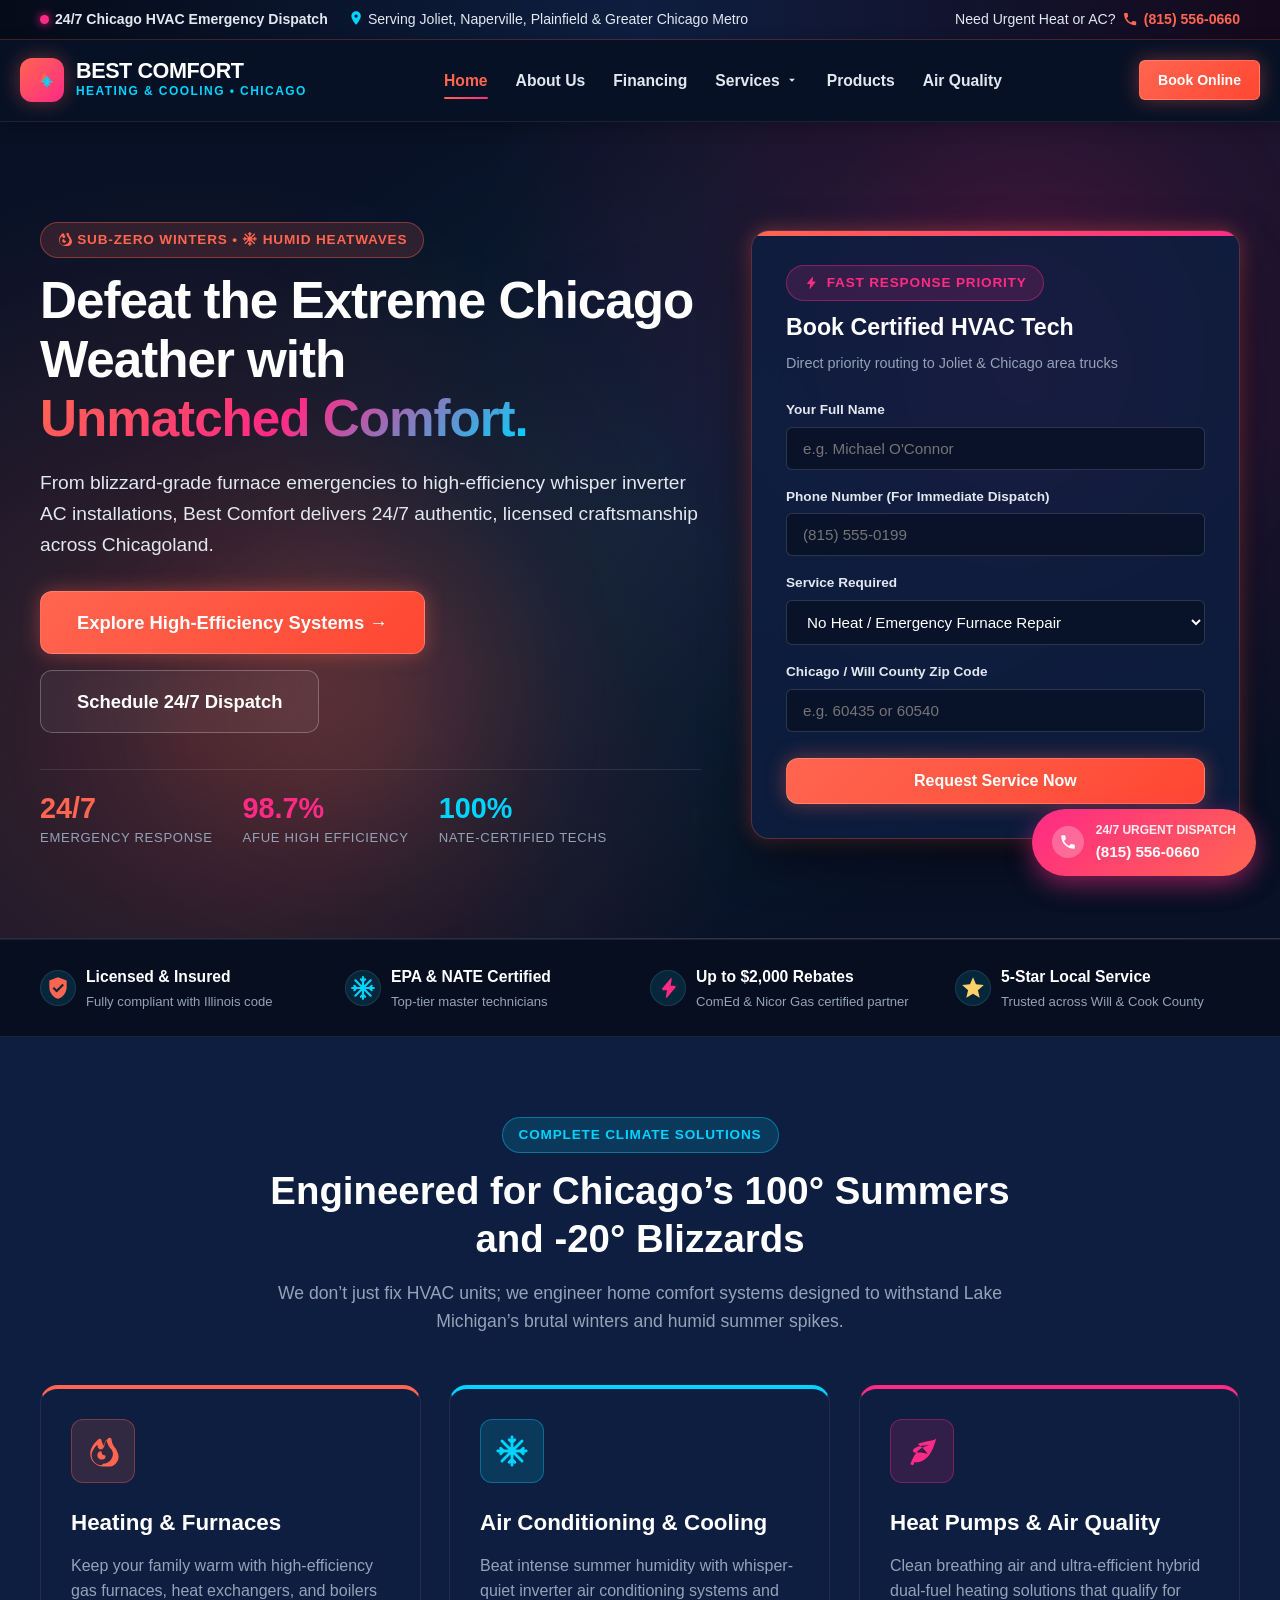
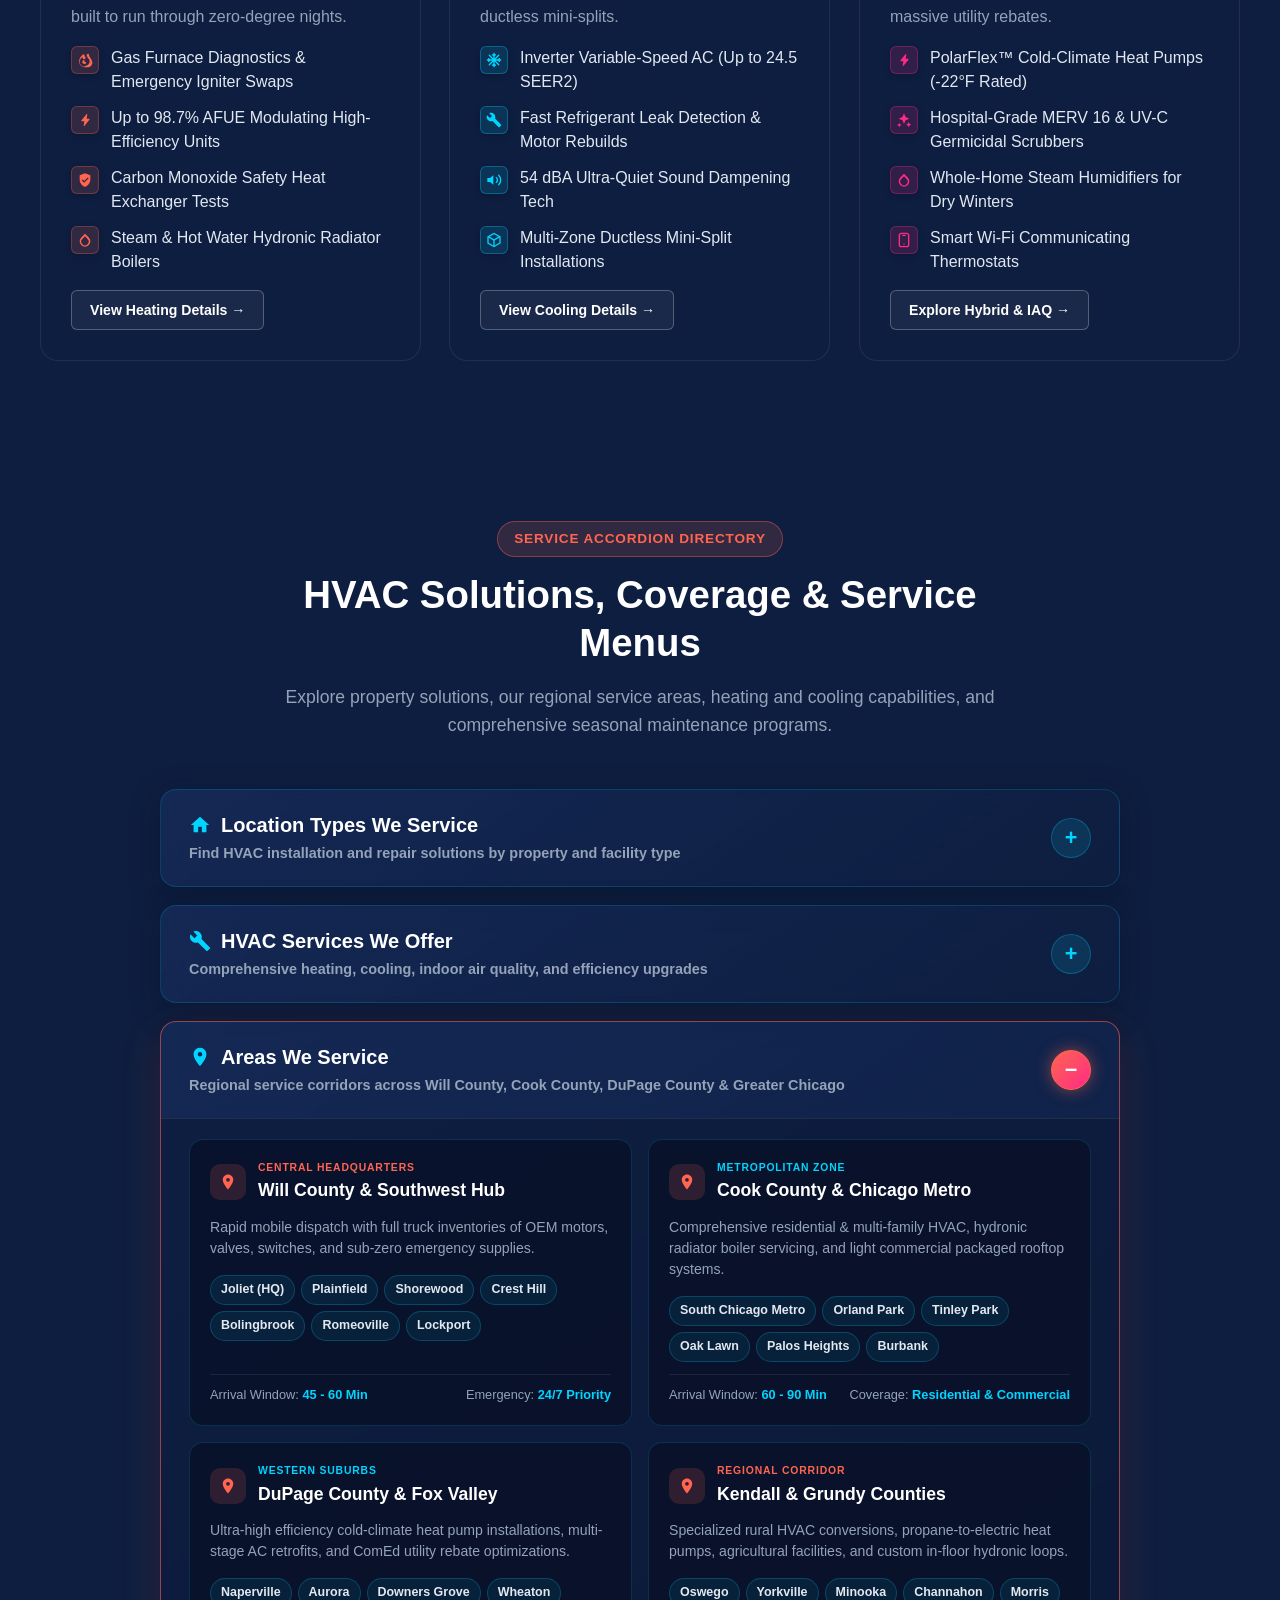
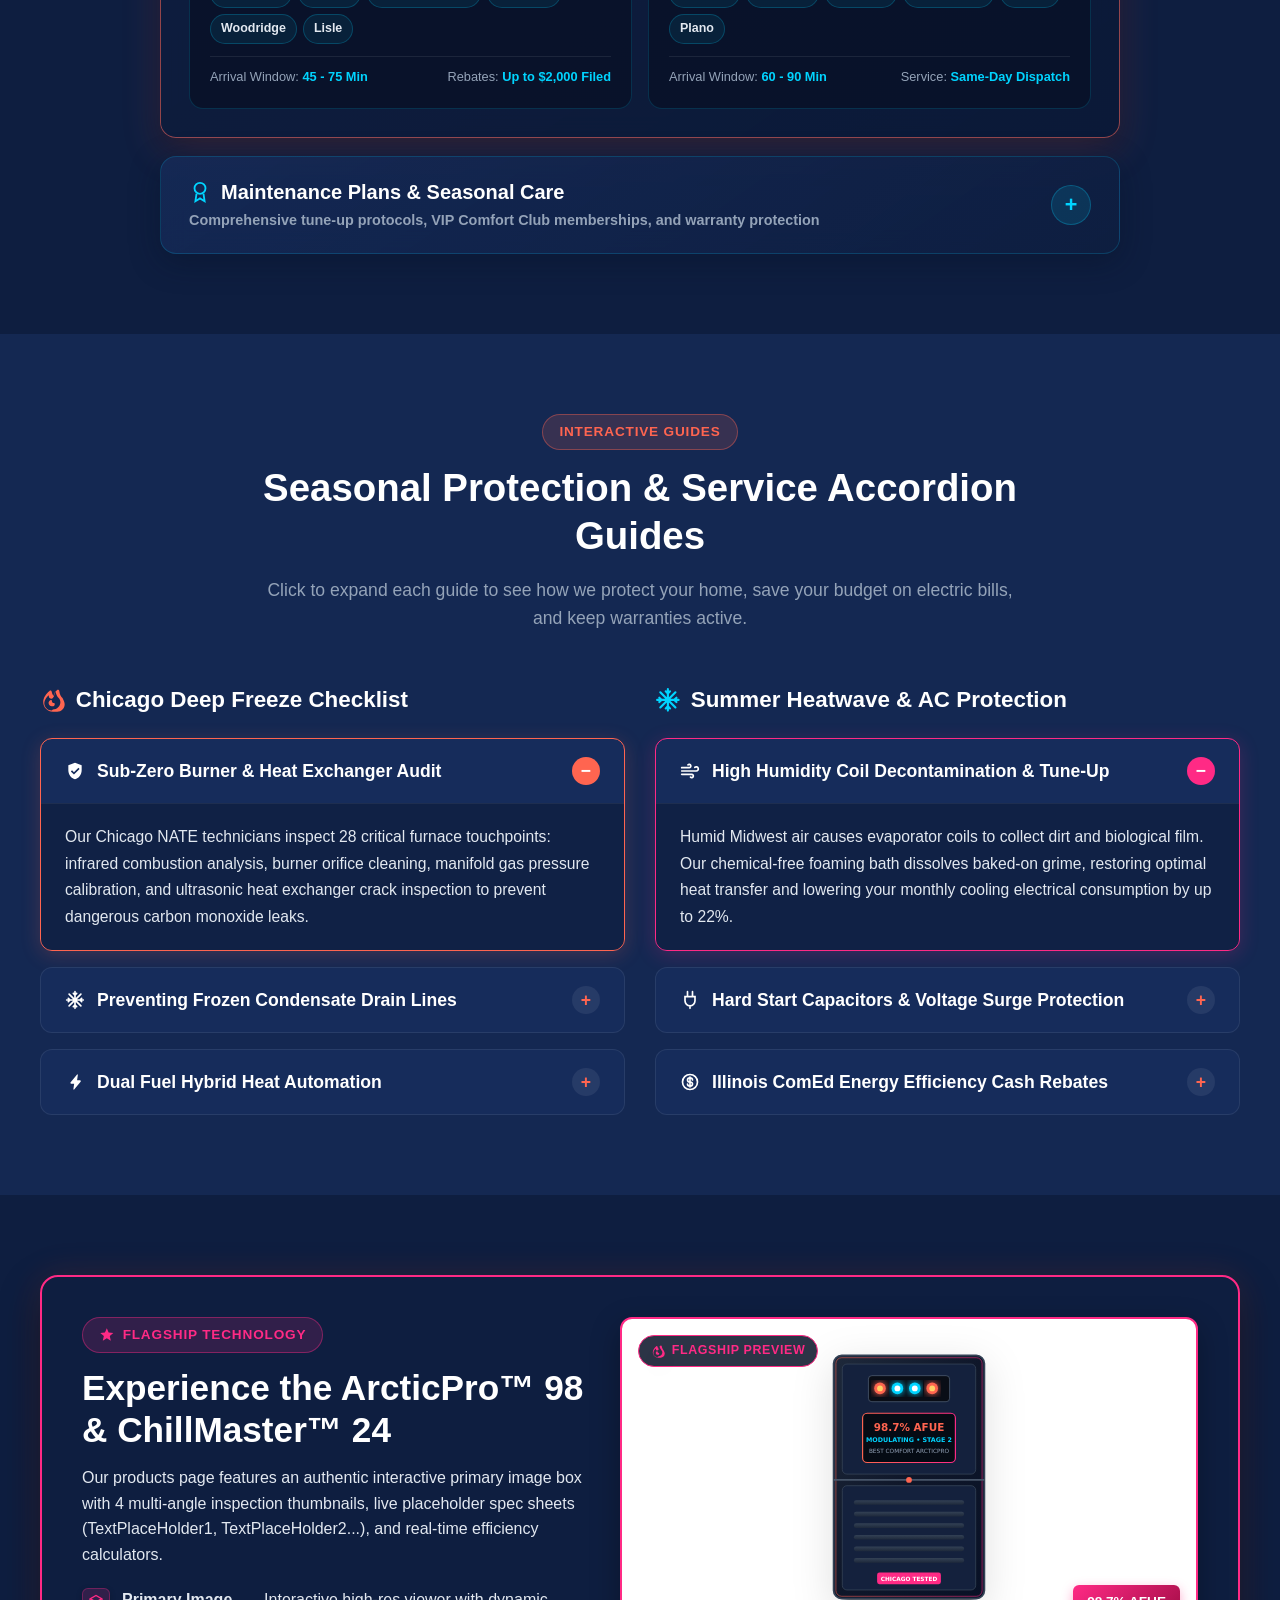
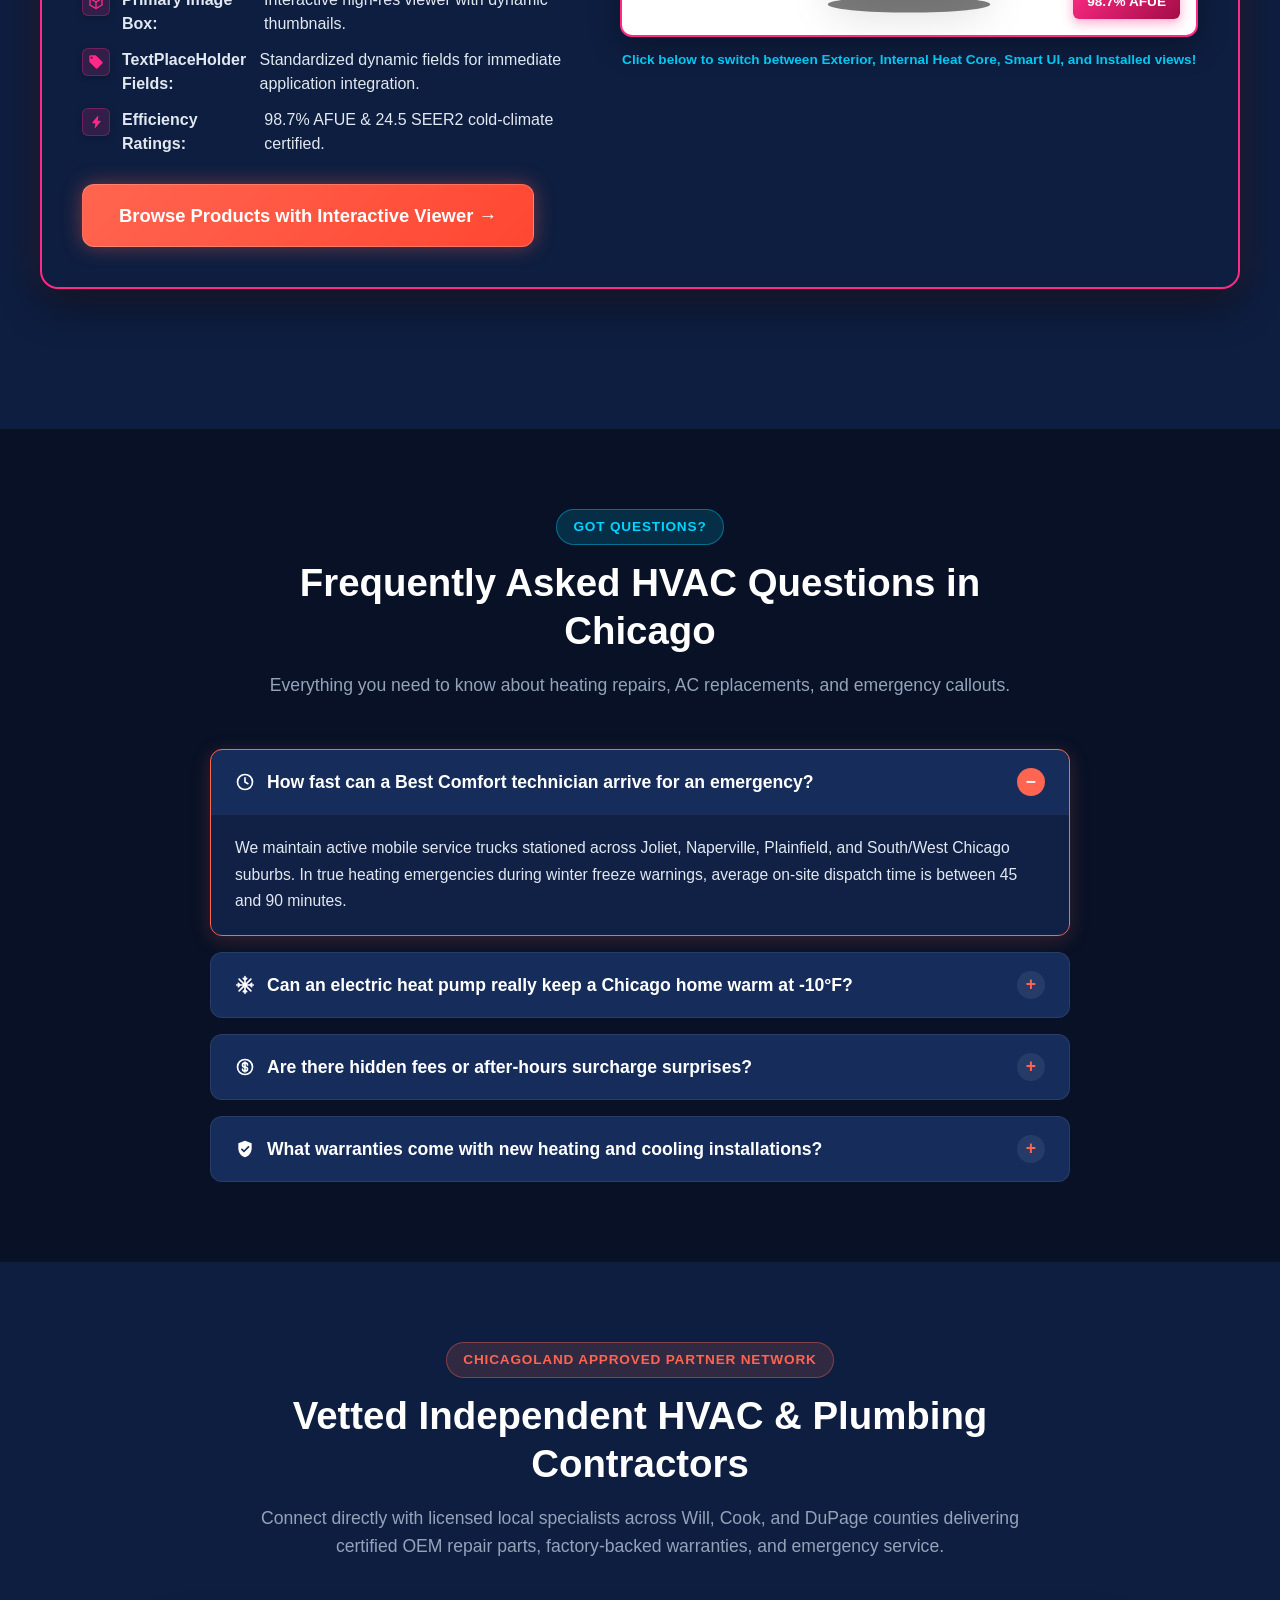
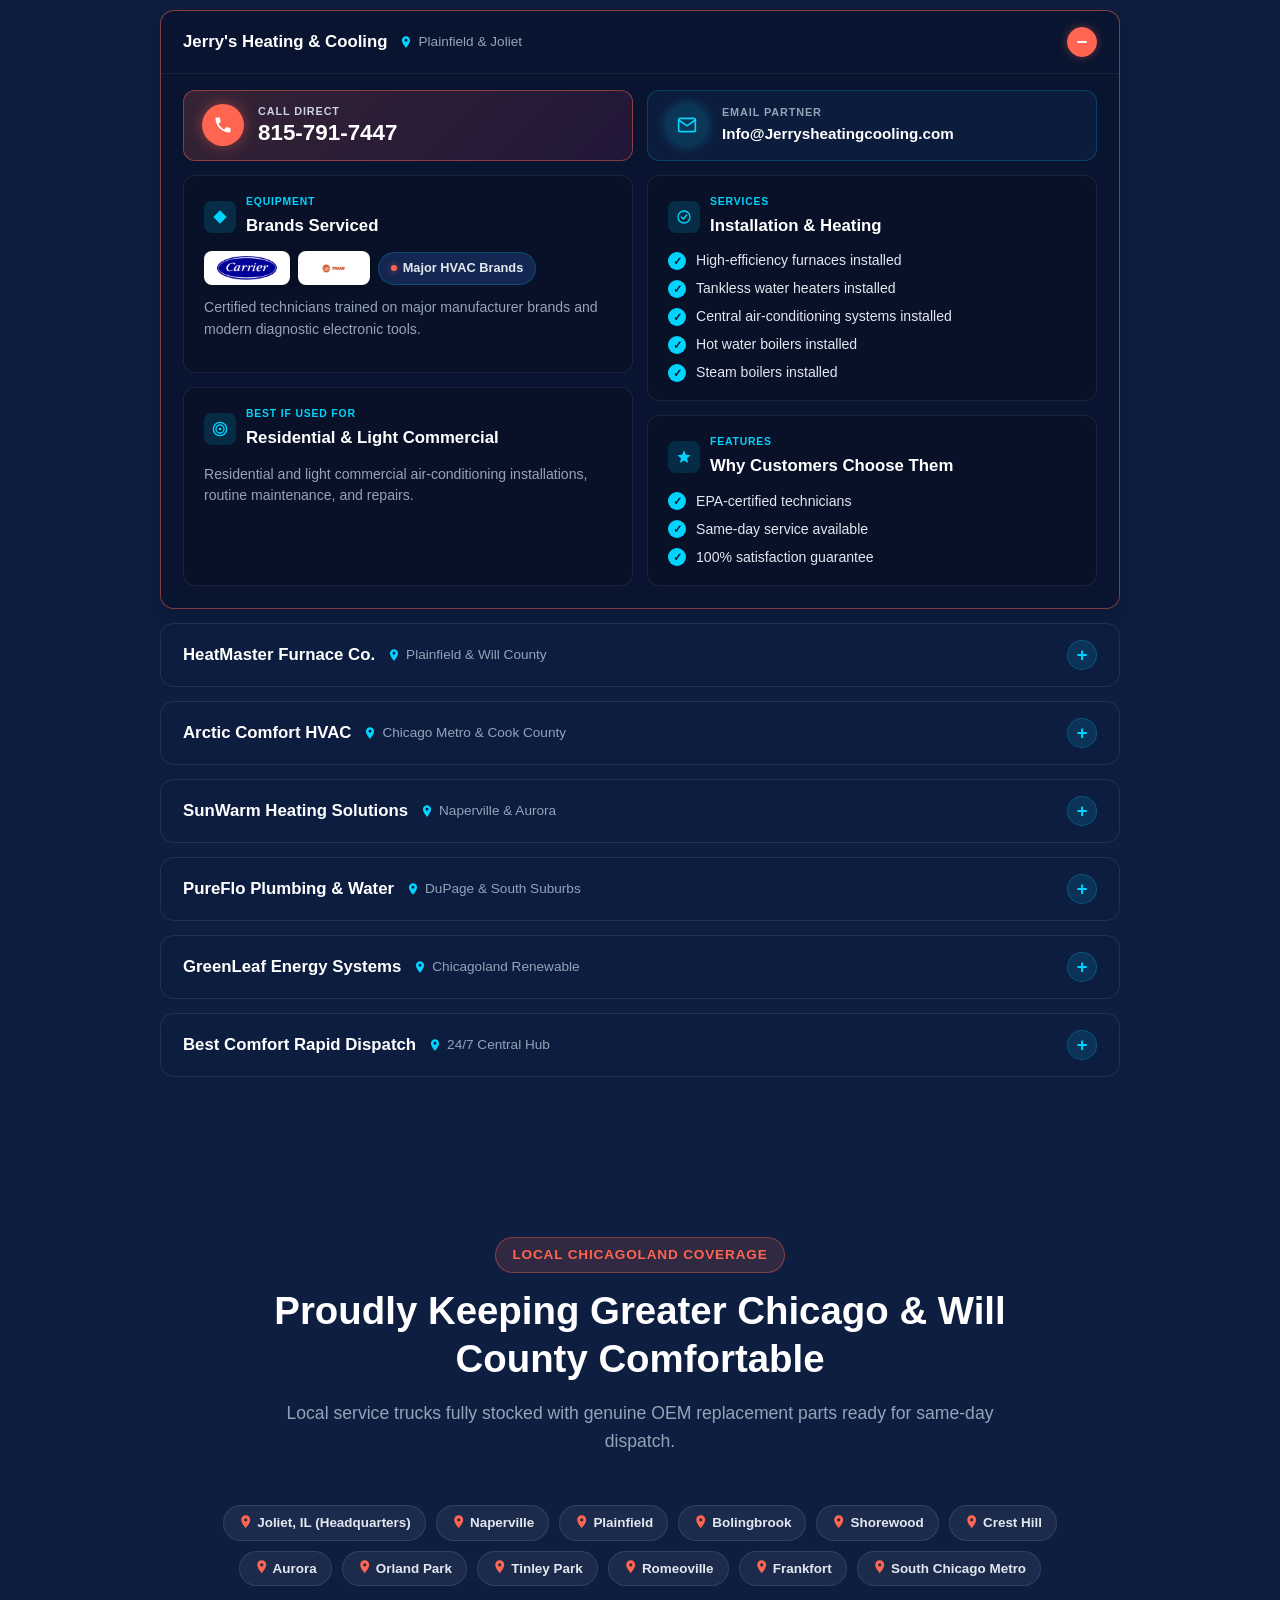
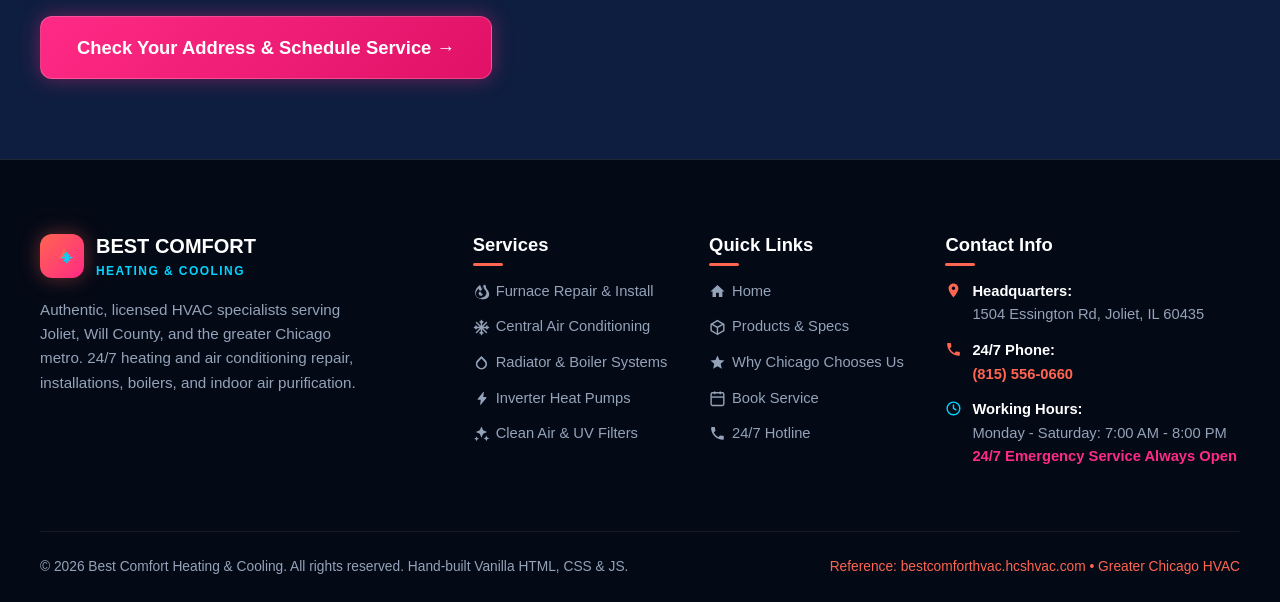
<file: index.html>
<!DOCTYPE html>
<html lang="en">
<head>
  <meta charset="UTF-8">
  <meta name="viewport" content="width=device-width, initial-scale=1.0">
  <title>Best Comfort Heating &amp; Cooling | Greater Chicago HVAC Experts</title>
  <meta name="description" content="Best Comfort Heating &amp; Air Conditioning provides 24/7 emergency furnace repair, AC installation, heat pumps, and boilers throughout Chicago, Joliet, Naperville, and Will County.">
  <link rel="stylesheet" href="assets/css/style.css">
  <link rel="stylesheet" href="assets/css/pages.css">
  <script src="assets/js/icons.js"></script>
</head>
<body>
  <svg id="svgSpriteDefs" style="display:none;" xmlns="http://www.w3.org/2000/svg">
  <defs>
    <symbol id="icon-fire" viewBox="0 0 24 24">
      <path d="M12 23c-4.97 0-9-4.03-9-9 0-4.12 2.76-7.86 5.86-10.37.78-.63 1.93-.15 2.06.85.22 1.69 1.08 3.19 2.08 4.26.17-2.19 1.13-4.22 2.72-5.74.83-.8 2.2-.28 2.3.87.28 3.09 1.76 5.13 2.98 6.42C22.04 12.43 23 14.15 23 16c0 3.86-3.14 7-7 7h-4zm0-2c3.87 0 7-3.13 7-7 0-1.42-.72-2.77-1.63-3.73-1.47-1.56-2.58-3.69-2.84-6.32-1.07 1.34-1.78 3.03-1.87 4.88-.06 1.1-.92 1.98-2.02 2.03-1.22.06-2.29-.86-2.39-2.08-.03-.39-.12-.76-.24-1.12-2.13 2.03-4.01 4.79-4.01 7.34 0 3.87 3.13 7 7 7zm-1-3c-1.66 0-3-1.34-3-3 0-1.31.84-2.41 2-2.83.55-.2 1.13.25 1.09.83-.07 1.07.78 1.98 1.86 2 .46.01.83.38.83.84 0 1.19-.88 2.16-2.04 2.16h-.74z"/>
    </symbol>

    <symbol id="icon-snowflake" viewBox="0 0 24 24">
      <path d="M12 2v20M2 12h20M4.93 4.93l14.14 14.14M4.93 19.07L19.07 4.93M12 6l2-2m-4 0l2 2m0 12l2 2m-4 0l2-2m-6-6l-2-2m0 4l2-2m12 0l2-2m0 4l-2-2" fill="none" stroke="currentColor" stroke-width="2" stroke-linecap="round"/>
    </symbol>

    <symbol id="icon-bolt" viewBox="0 0 24 24">
      <path d="M11 21h-1l1-7H7.5c-.88 0-1.33-1.06-.71-1.69L14.5 3h1l-1 7h3.5c.88 0 1.33 1.06.71 1.69L11 21z"/>
    </symbol>

    <symbol id="icon-shield" viewBox="0 0 24 24">
      <path d="M12 2L4 5v6.09c0 5.05 3.41 9.76 8 10.91 4.59-1.15 8-5.86 8-10.91V5l-8-3zm-1.25 14.25l-3.75-3.75 1.41-1.41 2.34 2.34 5.34-5.34 1.41 1.41-6.75 6.75z"/>
    </symbol>

    <symbol id="icon-droplet" viewBox="0 0 24 24">
      <path d="M12 2.69l5.66 5.66a8 8 0 1 1-11.31 0L12 2.69zm0 3.83L8.05 10.46a5.5 5.5 0 1 0 7.78 0L12 6.52z"/>
    </symbol>

    <symbol id="icon-sparkles" viewBox="0 0 24 24">
      <path d="M12 2l2.4 5.6L20 10l-5.6 2.4L12 18l-2.4-5.6L4 10l5.6-2.4zm7 13l1.2 2.8L23 19l-2.8 1.2L19 23l-1.2-2.8L15 19l2.8-1.2zM5 16l1 2.5L8.5 19.5 6 20.5 5 23l-1-2.5L1.5 19.5 4 18.5z"/>
    </symbol>

    <symbol id="icon-tools" viewBox="0 0 24 24">
      <path d="M22.7 19l-9.1-9.1c.9-2.3.4-5-1.5-6.9-2-2-5-2.4-7.4-1.3L9 6 6 9 1.6 4.7C.5 7.1.9 10.1 2.9 12.1c1.9 1.9 4.6 2.4 6.9 1.5l9.1 9.1c.4.4 1 .4 1.4 0l2.3-2.3c.5-.4.5-1.1.1-1.4z"/>
    </symbol>

    <symbol id="icon-phone" viewBox="0 0 24 24">
      <path d="M20.01 15.38c-1.23 0-2.42-.2-3.53-.56-.35-.12-.74-.03-1.01.24l-2.2 2.2a15.05 15.05 0 0 1-6.59-6.59l2.2-2.21c.28-.26.36-.65.25-1C8.7 6.35 8.5 5.16 8.5 3.93 8.5 3.42 8.08 3 7.57 3H4.06C3.55 3 3 3.42 3 3.93 3 13.36 10.64 21 20.01 21c.51 0 .99-.55.99-1.06v-3.56c0-.51-.42-.99-.99-.99z"/>
    </symbol>

    <symbol id="icon-map-pin" viewBox="0 0 24 24">
      <path d="M12 2C8.13 2 5 5.13 5 9c0 5.25 7 13 7 13s7-7.75 7-13c0-3.87-3.13-7-7-7zm0 9.5a2.5 2.5 0 0 1 0-5 2.5 2.5 0 0 1 0 5z"/>
    </symbol>

    <symbol id="icon-star" viewBox="0 0 24 24">
      <path d="M12 17.27L18.18 21l-1.64-7.03L22 9.24l-7.19-.61L12 2 9.19 8.63 2 9.24l5.46 4.73L5.82 21z"/>
    </symbol>

    <symbol id="icon-clock" viewBox="0 0 24 24">
      <circle cx="12" cy="12" r="9" fill="none" stroke="currentColor" stroke-width="2"/>
      <polyline points="12,7 12,12 15.5,14" fill="none" stroke="currentColor" stroke-width="2" stroke-linecap="round"/>
    </symbol>

    <symbol id="icon-alert" viewBox="0 0 24 24">
      <path d="M12 2L1 21h22L12 2zm0 3.5L20.25 19H3.75L12 5.5zM11 10v4h2v-4h-2zm0 6v2h2v-2h-2z"/>
    </symbol>

    <symbol id="icon-home" viewBox="0 0 24 24">
      <path d="M10 20v-6h4v6h5v-8h3L12 3 2 12h3v8z"/>
    </symbol>

    <symbol id="icon-package" viewBox="0 0 24 24">
      <path d="M21 16.5l-9 5.2-9-5.2V7.5l9-5.2 9 5.2v9z" fill="none" stroke="currentColor" stroke-width="2"/>
      <polyline points="3.27,6.96 12,12.01 20.73,6.96" fill="none" stroke="currentColor" stroke-width="2"/>
      <line x1="12" y1="22.08" x2="12" y2="12" stroke="currentColor" stroke-width="2"/>
    </symbol>

    <symbol id="icon-tag" viewBox="0 0 24 24">
      <path d="M21.41 11.58l-9-9C12.05 2.22 11.55 2 11 2H4c-1.1 0-2 .9-2 2v7c0 .55.22 1.05.59 1.42l9 9c.36.36.86.58 1.41.58.55 0 1.05-.22 1.41-.59l7-7c.37-.36.59-.86.59-1.41 0-.55-.23-1.06-.59-1.42zM5.5 7C4.67 7 4 6.33 4 5.5S4.67 4 5.5 4 7 4.67 7 5.5 6.33 7 5.5 7z"/>
    </symbol>

    <symbol id="icon-smartphone" viewBox="0 0 24 24">
      <rect x="5" y="2" width="14" height="20" rx="3" fill="none" stroke="currentColor" stroke-width="2"/>
      <line x1="10" y1="5" x2="14" y2="5" stroke="currentColor" stroke-width="2" stroke-linecap="round"/>
      <circle cx="12" cy="18" r="1" fill="currentColor"/>
    </symbol>

    <symbol id="icon-dollar" viewBox="0 0 24 24">
      <circle cx="12" cy="12" r="9" fill="none" stroke="currentColor" stroke-width="2"/>
      <path d="M12 6v12M15 9.5c0-1.38-1.34-2.5-3-2.5s-3 1.12-3 2.5 1.34 2.5 3 2.5 3 1.12 3 2.5-1.34 2.5-3 2.5-3-1.12-3-2.5" fill="none" stroke="currentColor" stroke-width="2" stroke-linecap="round"/>
    </symbol>

    <symbol id="icon-award" viewBox="0 0 24 24">
      <circle cx="12" cy="8" r="6" fill="none" stroke="currentColor" stroke-width="2"/>
      <polyline points="8.21,13.89 7,22 12,19 17,22 15.79,13.88" fill="none" stroke="currentColor" stroke-width="2"/>
    </symbol>

    <symbol id="icon-volume" viewBox="0 0 24 24">
      <polygon points="11,5 6,9 2,9 2,15 6,15 11,19" fill="currentColor"/>
      <path d="M15.54 8.46a5 5 0 0 1 0 7.07M19.07 4.93a10 10 0 0 1 0 14.14" fill="none" stroke="currentColor" stroke-width="2" stroke-linecap="round"/>
    </symbol>

    <symbol id="icon-refresh" viewBox="0 0 24 24">
      <path d="M21.5 2v6h-6M21.34 15.57a10 10 0 1 1-.57-8.38l6.73-5.19" fill="none" stroke="currentColor" stroke-width="2" stroke-linecap="round"/>
    </symbol>

    <symbol id="icon-leaf" viewBox="0 0 24 24">
      <path d="M17 8C8 10 5.9 16.17 3.82 21.34L5.71 22l1-2.3A4.49 4.49 0 0 0 8 20C19 20 22 3 22 3c-1 2-8 2-13 4 5.24 3.73 7 7 7 7s-3-1-6-1c-1 0-2 .1-3 .3C3.5 12 6.5 8 17 8z"/>
    </symbol>

    <symbol id="icon-sun" viewBox="0 0 24 24">
      <circle cx="12" cy="12" r="5" fill="currentColor"/>
      <path d="M12 1v2m0 18v2M4.22 4.22l1.42 1.42m12.72 12.72l1.42 1.42M1 12h2m18 0h2M4.22 19.78l1.42-1.42M18.36 5.64l1.42-1.42" stroke="currentColor" stroke-width="2" stroke-linecap="round"/>
    </symbol>

    <symbol id="icon-wind" viewBox="0 0 24 24">
      <path d="M9.59 4.59A2 2 0 1 1 11 8H2m10.59 11.41A2 2 0 1 0 14 16H2m15.73-8.27A2.5 2.5 0 1 1 19.5 12H2" fill="none" stroke="currentColor" stroke-width="2" stroke-linecap="round"/>
    </symbol>

    <symbol id="icon-plug" viewBox="0 0 24 24">
      <path d="M9 2v6m6-6v6M6 8h12v5a6 6 0 0 1-12 0V8zm6 11v3" fill="none" stroke="currentColor" stroke-width="2" stroke-linecap="round"/>
    </symbol>

    <symbol id="icon-ruler" viewBox="0 0 24 24">
      <rect x="2" y="7" width="20" height="10" rx="2" fill="none" stroke="currentColor" stroke-width="2"/>
      <line x1="6" y1="7" x2="6" y2="12" stroke="currentColor" stroke-width="2"/>
      <line x1="10" y1="7" x2="10" y2="10" stroke="currentColor" stroke-width="2"/>
      <line x1="14" y1="7" x2="14" y2="12" stroke="currentColor" stroke-width="2"/>
      <line x1="18" y1="7" x2="18" y2="10" stroke="currentColor" stroke-width="2"/>
    </symbol>

    <symbol id="icon-calendar" viewBox="0 0 24 24">
      <rect x="3" y="4" width="18" height="18" rx="2" fill="none" stroke="currentColor" stroke-width="2"/>
      <line x1="16" y1="2" x2="16" y2="6" stroke="currentColor" stroke-width="2"/>
      <line x1="8" y1="2" x2="8" y2="6" stroke="currentColor" stroke-width="2"/>
      <line x1="3" y1="10" x2="21" y2="10" stroke="currentColor" stroke-width="2"/>
    </symbol>

    <symbol id="icon-search" viewBox="0 0 24 24">
      <circle cx="11" cy="11" r="8" fill="none" stroke="currentColor" stroke-width="2"/>
      <line x1="21" y1="21" x2="16.65" y2="16.65" stroke="currentColor" stroke-width="2" stroke-linecap="round"/>
    </symbol>

    <symbol id="icon-eye" viewBox="0 0 24 24">
      <path d="M12 4.5C7 4.5 2.73 7.61 1 12c1.73 4.39 6 7.5 11 7.5s9.27-3.11 11-7.5c-1.73-4.39-6-7.5-11-7.5zm0 12.5a5 5 0 1 1 0-10 5 5 0 0 1 0 10zm0-8a3 3 0 1 0 0 6 3 3 0 0 0 0-6z"/>
    </symbol>

    <symbol id="icon-check-circle" viewBox="0 0 24 24">
      <circle cx="12" cy="12" r="9" fill="none" stroke="currentColor" stroke-width="2"/>
      <polyline points="8,12 11,15 16,9" fill="none" stroke="currentColor" stroke-width="2" stroke-linecap="round"/>
    </symbol>

    <symbol id="icon-brand-flame-ice" viewBox="0 0 32 32">
      <path d="M12 4c-.3 1.2-1 2.2-1.7 3.2C9.3 8.7 8.6 10.2 8.6 12.1c0 3.5 2.9 6.4 6.4 6.4s6.4-2.9 6.4-6.4c0-2.6-1.3-4.6-2.8-6.1-.2 1-.7 2-1.4 2.7-.9.9-1.5 2.5-1.5 4.1 0 2.2-1.8 4-4 4s-4-1.8-4-4c0-1.4.6-2.6 1.6-3.6.5-.6 1-1.2 1.4-1.9.5-1.1.6-2.2.3-3.3z" fill="#ff6550"/>
      <path d="M22 12v12m-6-6h12m-9-4l6 8m-6 0l6-8" fill="none" stroke="#00d4ff" stroke-width="2" stroke-linecap="round"/>
    </symbol>

    <symbol id="icon-mail" viewBox="0 0 24 24">
      <path d="M4 4h16c1.1 0 2 .9 2 2v12c0 1.1-.9 2-2 2H4c-1.1 0-2-.9-2-2V6c0-1.1.9-2 2-2z" fill="none" stroke="currentColor" stroke-width="2"/>
      <polyline points="22,6 12,13 2,6" fill="none" stroke="currentColor" stroke-width="2"/>
    </symbol>

    <symbol id="icon-diamond" viewBox="0 0 24 24">
      <polygon points="12,2 22,12 12,22 2,12" fill="currentColor"/>
    </symbol>

    <symbol id="icon-target" viewBox="0 0 24 24">
      <circle cx="12" cy="12" r="10" fill="none" stroke="currentColor" stroke-width="2"/>
      <circle cx="12" cy="12" r="6" fill="none" stroke="currentColor" stroke-width="2"/>
      <circle cx="12" cy="12" r="2" fill="currentColor"/>
    </symbol>

    <symbol id="icon-users" viewBox="0 0 24 24">
      <path d="M17 21v-2a4 4 0 0 0-4-4H5a4 4 0 0 0-4 4v2" fill="none" stroke="currentColor" stroke-width="2" stroke-linecap="round"/>
      <circle cx="9" cy="7" r="4" fill="none" stroke="currentColor" stroke-width="2"/>
      <path d="M23 21v-2a4 4 0 0 0-3-3.87M16 3.13a4 4 0 0 1 0 7.75" fill="none" stroke="currentColor" stroke-width="2" stroke-linecap="round"/>
    </symbol>
  </defs>
</svg>

    <aside class="top-bar" aria-label="Emergency Announcement">
    <div class="container top-bar-inner">
      <div class="top-bar-info">
        <div class="top-bar-item">
          <span class="emergency-pulse"></span>
          <strong>24/7 Chicago HVAC Emergency Dispatch</strong>
        </div>
        <div class="top-bar-item">
          <span><svg class="svg-icon" style="color:var(--rich-blue-electric);"><use href="#icon-map-pin"></use></svg> Serving Joliet, Naperville, Plainfield &amp; Greater Chicago Metro</span>
        </div>
      </div>
      <div class="top-bar-item">
        <span>Need Urgent Heat or AC?</span>
        <a href="tel:8155560660" class="top-phone-link" id="topEmergencyCall">
          <svg class="svg-icon"><use href="#icon-phone"></use></svg> (815) 556-0660
        </a>
      </div>
    </div>
  </aside>

  <header class="site-header" id="mainHeader">
    <div class="container header-inner">
      <a href="index.html" class="logo-brand" id="brandLogo">
        <div class="logo-icon">
          <svg class="svg-icon"><use href="#icon-brand-flame-ice"></use></svg>
        </div>
        <div class="logo-text">
          <h1>BEST COMFORT</h1>
          <span>HEATING &amp; COOLING • CHICAGO</span>
        </div>
      </a>

      <nav class="nav-menu" aria-label="Main Navigation">
        <a href="index.html" class="nav-link active" id="navHome">Home</a>
        <a href="about.html" class="nav-link" id="navAbout">About Us</a>
        <a href="financing.html" class="nav-link" id="navFinancing">Financing</a>

        <div class="nav-item-dropdown" id="navServicesDropdown">
          <a href="services.html" class="nav-link dropdown-toggle" id="navServices">
            Services
            <svg class="dropdown-arrow" viewBox="0 0 24 24" width="14" height="14"><path d="M7 10l5 5 5-5z" fill="currentColor"/></svg>
          </a>
          <div class="dropdown-menu">
            <div class="dropdown-header">
              <span class="dropdown-title">HVAC Solutions by Sector</span>
              <a href="services.html" class="dropdown-view-all">All Services &rarr;</a>
            </div>
            <div class="dropdown-grid">
              <a href="services-residential.html" class="dropdown-link">
                <div class="dropdown-link-icon icon-residential"><svg class="svg-icon"><use href="#icon-home"></use></svg></div>
                <div class="dropdown-link-info">
                  <span class="dropdown-link-title">Residential</span>
                  <span class="dropdown-link-desc">Single-family homes &amp; condos</span>
                </div>
              </a>
              <a href="services-commercial.html" class="dropdown-link">
                <div class="dropdown-link-icon icon-commercial"><svg class="svg-icon"><use href="#icon-tools"></use></svg></div>
                <div class="dropdown-link-info">
                  <span class="dropdown-link-title">Commercial</span>
                  <span class="dropdown-link-desc">Offices, retail &amp; plazas</span>
                </div>
              </a>
              <a href="services-light-industrial.html" class="dropdown-link">
                <div class="dropdown-link-icon icon-light-ind"><svg class="svg-icon"><use href="#icon-bolt"></use></svg></div>
                <div class="dropdown-link-info">
                  <span class="dropdown-link-title">Light Industrial</span>
                  <span class="dropdown-link-desc">Workshops &amp; auto bays</span>
                </div>
              </a>
              <a href="services-industrial.html" class="dropdown-link">
                <div class="dropdown-link-icon icon-industrial"><svg class="svg-icon"><use href="#icon-target"></use></svg></div>
                <div class="dropdown-link-info">
                  <span class="dropdown-link-title">Industrial</span>
                  <span class="dropdown-link-desc">Plants, factories &amp; chillers</span>
                </div>
              </a>
              <a href="services-churches.html" class="dropdown-link">
                <div class="dropdown-link-icon icon-churches"><svg class="svg-icon"><use href="#icon-award"></use></svg></div>
                <div class="dropdown-link-info">
                  <span class="dropdown-link-title">Churches</span>
                  <span class="dropdown-link-desc">Places of worship &amp; halls</span>
                </div>
              </a>
              <a href="services-medical.html" class="dropdown-link">
                <div class="dropdown-link-icon icon-medical"><svg class="svg-icon"><use href="#icon-shield"></use></svg></div>
                <div class="dropdown-link-info">
                  <span class="dropdown-link-title">Medical Facilities</span>
                  <span class="dropdown-link-desc">Clinics, labs &amp; cleanrooms</span>
                </div>
              </a>
              <a href="services-educational.html" class="dropdown-link">
                <div class="dropdown-link-icon icon-educational"><svg class="svg-icon"><use href="#icon-star"></use></svg></div>
                <div class="dropdown-link-info">
                  <span class="dropdown-link-title">Educational Facilities</span>
                  <span class="dropdown-link-desc">K-12 schools &amp; universities</span>
                </div>
              </a>
            </div>
          </div>
        </div>

        <a href="products.html" class="nav-link" id="navProducts">Products</a>
        <a href="air-quality.html" class="nav-link" id="navAirQuality">Air Quality</a>
      </nav>

      <div class="nav-actions">
        <a href="contact.html" class="btn btn-salmon btn-sm" id="navBookOnline">Book Online</a>
        <button class="mobile-toggle" id="mobileMenuBtn" aria-label="Toggle Navigation Menu">
          <span></span>
          <span></span>
          <span></span>
        </button>
      </div>
    </div>
  </header>

  <div class="mobile-backdrop" id="mobileBackdrop"></div>
  <div class="mobile-nav-drawer" id="mobileDrawer">
    <div class="mobile-drawer-header">
      <div class="logo-text">
        <h2 style="font-size:1.15rem; color:#fff; font-weight:800;">BEST COMFORT</h2>
        <span style="color:var(--rich-blue-electric); font-size:0.75rem;">HVAC SPECIALISTS</span>
      </div>
      <button class="mobile-close-btn" id="mobileCloseBtn" aria-label="Close Menu">&times;</button>
    </div>
    <div class="mobile-menu-list">
      <a href="index.html" class="nav-link active"><svg class="svg-icon"><use href="#icon-home"></use></svg> Home</a>
      <a href="about.html" class="nav-link"><svg class="svg-icon"><use href="#icon-star"></use></svg> About Us</a>
      <a href="financing.html" class="nav-link"><svg class="svg-icon"><use href="#icon-dollar"></use></svg> Financing (0% APR)</a>
      
      <div class="mobile-dropdown-item">
        <div class="mobile-dropdown-trigger">
          <a href="services.html" class="nav-link"><svg class="svg-icon"><use href="#icon-tools"></use></svg> Services</a>
          <button type="button" class="mobile-sub-toggle" aria-label="Toggle Services Submenu">&#9662;</button>
        </div>
        <div class="mobile-sub-menu">
          <a href="services-residential.html" class="mobile-sub-link">&bull; Residential</a>
          <a href="services-commercial.html" class="mobile-sub-link">&bull; Commercial</a>
          <a href="services-light-industrial.html" class="mobile-sub-link">&bull; Light Industrial</a>
          <a href="services-industrial.html" class="mobile-sub-link">&bull; Industrial</a>
          <a href="services-churches.html" class="mobile-sub-link">&bull; Churches</a>
          <a href="services-medical.html" class="mobile-sub-link">&bull; Medical Facilities</a>
          <a href="services-educational.html" class="mobile-sub-link">&bull; Educational Facilities</a>
        </div>
      </div>

      <a href="products.html" class="nav-link"><svg class="svg-icon"><use href="#icon-package"></use></svg> Products</a>
      <a href="air-quality.html" class="nav-link"><svg class="svg-icon"><use href="#icon-wind"></use></svg> Air Quality</a>
      <a href="contact.html" class="nav-link"><svg class="svg-icon"><use href="#icon-calendar"></use></svg> Book Online / Contact</a>
    </div>
    <div style="margin-top:auto;">
      <a href="tel:8155560660" class="btn btn-pink" style="width:100%; text-align:center;">
        <svg class="svg-icon"><use href="#icon-phone"></use></svg> Call (815) 556-0660
      </a>
    </div>
  </div>

  <main id="mainContent">
    <section class="hero-home" id="heroHome">
      <div class="container hero-grid">
        <div class="hero-content">
          <div class="badge-pill badge-salmon animate-float">
            <span><svg class="svg-icon"><use href="#icon-fire"></use></svg> Sub-Zero Winters • <svg class="svg-icon"><use href="#icon-snowflake"></use></svg> Humid Heatwaves</span>
          </div>
          <h1>
            Defeat the Extreme Chicago Weather with <span class="gradient-text">Unmatched Comfort.</span>
          </h1>
          <p class="hero-lead">
            From blizzard-grade furnace emergencies to high-efficiency whisper inverter AC installations, Best Comfort delivers 24/7 authentic, licensed craftsmanship across Chicagoland.
          </p>

          <div class="hero-cta-group">
            <a href="products.html" class="btn btn-salmon btn-lg" id="heroExploreProducts">
              Explore High-Efficiency Systems &rarr;
            </a>
            <a href="contact.html" class="btn btn-outline btn-lg" id="heroEmergencySchedule">
              Schedule 24/7 Dispatch
            </a>
          </div>

          <div class="hero-stat-row">
            <div class="hero-stat-item">
              <h3>24/7</h3>
              <p>Emergency Response</p>
            </div>
            <div class="hero-stat-item">
              <h3 style="color:var(--vibrant-pink);">98.7%</h3>
              <p>AFUE High Efficiency</p>
            </div>
            <div class="hero-stat-item">
              <h3 style="color:var(--rich-blue-electric);">100%</h3>
              <p>NATE-Certified Techs</p>
            </div>
          </div>
        </div>

        <div class="hero-estimate-card" id="heroQuickEstimateBox">
          <div class="estimate-card-header">
            <span class="badge-pill badge-pink" style="margin-bottom:8px;">
              <svg class="svg-icon"><use href="#icon-bolt"></use></svg> Fast Response Priority
            </span>
            <h3>Book Certified HVAC Tech</h3>
            <p>Direct priority routing to Joliet &amp; Chicago area trucks</p>
          </div>
          <form id="quickEstimateForm">
            <div class="form-group">
              <label for="homeOwnerName">Your Full Name</label>
              <input type="text" id="homeOwnerName" class="form-control" placeholder="e.g. Michael O'Connor" required>
            </div>
            <div class="form-group">
              <label for="homeOwnerPhone">Phone Number (For Immediate Dispatch)</label>
              <input type="tel" id="homeOwnerPhone" class="form-control" placeholder="(815) 555-0199" required>
            </div>
            <div class="form-group">
              <label for="serviceTypeSelect">Service Required</label>
              <select id="serviceTypeSelect" class="form-control">
                <option value="furnace-repair">No Heat / Emergency Furnace Repair</option>
                <option value="ac-repair">AC Breakdown / Summer Tune-Up</option>
                <option value="new-system">New Energy-Efficient Installation (Rebate Ready)</option>
                <option value="boiler">Boiler &amp; Radiant Heating Service</option>
                <option value="iaq">Whole-Home Air Quality &amp; Filtration</option>
              </select>
            </div>
            <div class="form-group">
              <label for="serviceZip">Chicago / Will County Zip Code</label>
              <input type="text" id="serviceZip" class="form-control" placeholder="e.g. 60435 or 60540" required>
            </div>
            <button type="submit" class="btn btn-salmon" style="width:100%; margin-top:10px;" id="btnSubmitQuick">
              Request Service Now
            </button>
            <div class="form-alert" id="quickAlert"></div>
          </form>
        </div>
      </div>
    </section>

    <section class="trust-bar" aria-label="Trust Badges">
      <div class="container">
        <div class="trust-bar-grid">
          <div class="trust-item">
            <div class="trust-item-icon" style="color:var(--electric-salmon);">
              <svg class="svg-icon"><use href="#icon-shield"></use></svg>
            </div>
            <div class="trust-item-text">
              <h4>Licensed &amp; Insured</h4>
              <p>Fully compliant with Illinois code</p>
            </div>
          </div>
          <div class="trust-item">
            <div class="trust-item-icon" style="color:var(--rich-blue-electric);">
              <svg class="svg-icon"><use href="#icon-snowflake"></use></svg>
            </div>
            <div class="trust-item-text">
              <h4>EPA &amp; NATE Certified</h4>
              <p>Top-tier master technicians</p>
            </div>
          </div>
          <div class="trust-item">
            <div class="trust-item-icon" style="color:var(--vibrant-pink);">
              <svg class="svg-icon"><use href="#icon-bolt"></use></svg>
            </div>
            <div class="trust-item-text">
              <h4>Up to $2,000 Rebates</h4>
              <p>ComEd &amp; Nicor Gas certified partner</p>
            </div>
          </div>
          <div class="trust-item">
            <div class="trust-item-icon" style="color:#ffd166;">
              <svg class="svg-icon"><use href="#icon-star"></use></svg>
            </div>
            <div class="trust-item-text">
              <h4>5-Star Local Service</h4>
              <p>Trusted across Will &amp; Cook County</p>
            </div>
          </div>
        </div>
      </div>
    </section>

    <section class="section section-navy" id="coreServices">
      <div class="container">
        <div class="section-header">
          <div class="badge-pill badge-blue">Complete Climate Solutions</div>
          <h2 class="section-title">Engineered for Chicago’s 100° Summers and -20° Blizzards</h2>
          <p class="section-subtitle">
            We don’t just fix HVAC units; we engineer home comfort systems designed to withstand Lake Michigan’s brutal winters and humid summer spikes.
          </p>
        </div>

        <div class="grid-3">
          <article class="card card-glowing-salmon">
            <div class="service-icon-box icon-box-salmon">
              <svg class="svg-icon"><use href="#icon-fire"></use></svg>
            </div>
            <h3 style="font-size:1.4rem; color:#fff; margin-bottom:12px;">Heating &amp; Furnaces</h3>
            <p style="color:var(--text-muted); margin-bottom:16px;">
              Keep your family warm with high-efficiency gas furnaces, heat exchangers, and boilers built to run through zero-degree nights.
            </p>
            <ul class="bullet-list bullet-salmon">
              <li class="bullet-item"><span class="bullet-icon"><svg class="svg-icon"><use href="#icon-fire"></use></svg></span> Gas Furnace Diagnostics &amp; Emergency Igniter Swaps</li>
              <li class="bullet-item"><span class="bullet-icon"><svg class="svg-icon"><use href="#icon-bolt"></use></svg></span> Up to 98.7% AFUE Modulating High-Efficiency Units</li>
              <li class="bullet-item"><span class="bullet-icon"><svg class="svg-icon"><use href="#icon-shield"></use></svg></span> Carbon Monoxide Safety Heat Exchanger Tests</li>
              <li class="bullet-item"><span class="bullet-icon"><svg class="svg-icon"><use href="#icon-droplet"></use></svg></span> Steam &amp; Hot Water Hydronic Radiator Boilers</li>
            </ul>
            <a href="services.html#heating" class="btn btn-outline btn-sm" style="margin-top:auto;">View Heating Details &rarr;</a>
          </article>

          <article class="card card-glowing-blue">
            <div class="service-icon-box icon-box-blue">
              <svg class="svg-icon"><use href="#icon-snowflake"></use></svg>
            </div>
            <h3 style="font-size:1.4rem; color:#fff; margin-bottom:12px;">Air Conditioning &amp; Cooling</h3>
            <p style="color:var(--text-muted); margin-bottom:16px;">
              Beat intense summer humidity with whisper-quiet inverter air conditioning systems and ductless mini-splits.
            </p>
            <ul class="bullet-list bullet-blue">
              <li class="bullet-item"><span class="bullet-icon"><svg class="svg-icon"><use href="#icon-snowflake"></use></svg></span> Inverter Variable-Speed AC (Up to 24.5 SEER2)</li>
              <li class="bullet-item"><span class="bullet-icon"><svg class="svg-icon"><use href="#icon-tools"></use></svg></span> Fast Refrigerant Leak Detection &amp; Motor Rebuilds</li>
              <li class="bullet-item"><span class="bullet-icon"><svg class="svg-icon"><use href="#icon-volume"></use></svg></span> 54 dBA Ultra-Quiet Sound Dampening Tech</li>
              <li class="bullet-item"><span class="bullet-icon"><svg class="svg-icon"><use href="#icon-package"></use></svg></span> Multi-Zone Ductless Mini-Split Installations</li>
            </ul>
            <a href="services.html#cooling" class="btn btn-outline btn-sm" style="margin-top:auto;">View Cooling Details &rarr;</a>
          </article>

          <article class="card card-glowing-pink">
            <div class="service-icon-box icon-box-pink">
              <svg class="svg-icon"><use href="#icon-leaf"></use></svg>
            </div>
            <h3 style="font-size:1.4rem; color:#fff; margin-bottom:12px;">Heat Pumps &amp; Air Quality</h3>
            <p style="color:var(--text-muted); margin-bottom:16px;">
              Clean breathing air and ultra-efficient hybrid dual-fuel heating solutions that qualify for massive utility rebates.
            </p>
            <ul class="bullet-list bullet-pink">
              <li class="bullet-item"><span class="bullet-icon"><svg class="svg-icon"><use href="#icon-bolt"></use></svg></span> PolarFlex™ Cold-Climate Heat Pumps (-22°F Rated)</li>
              <li class="bullet-item"><span class="bullet-icon"><svg class="svg-icon"><use href="#icon-sparkles"></use></svg></span> Hospital-Grade MERV 16 &amp; UV-C Germicidal Scrubbers</li>
              <li class="bullet-item"><span class="bullet-icon"><svg class="svg-icon"><use href="#icon-droplet"></use></svg></span> Whole-Home Steam Humidifiers for Dry Winters</li>
              <li class="bullet-item"><span class="bullet-icon"><svg class="svg-icon"><use href="#icon-smartphone"></use></svg></span> Smart Wi-Fi Communicating Thermostats</li>
            </ul>
            <a href="services.html#iaq" class="btn btn-outline btn-sm" style="margin-top:auto;">Explore Hybrid &amp; IAQ &rarr;</a>
          </article>
        </div>
      </div>
    </section>

    <section class="section section-navy" id="serviceDirectoryMaster">
      <div class="container">
        <div class="section-header text-center">
          <div class="badge-pill badge-salmon">Service Accordion Directory</div>
          <h2 class="section-title">HVAC Solutions, Coverage &amp; Service Menus</h2>
          <p class="section-subtitle">
            Explore property solutions, our regional service areas, heating and cooling capabilities, and comprehensive seasonal maintenance programs.
          </p>
        </div>

        <div class="master-accordion-wrapper" data-single-open="false">
          
          <div class="accordion-item master-accordion-item">
            <button class="accordion-header master-accordion-header" id="masterAcc1">
              <div class="master-header-text">
                <div class="master-header-title">
                  <svg class="svg-icon" style="width:22px; height:22px; color:var(--rich-blue-electric);"><use href="#icon-home"></use></svg>
                  <span>Location Types We Service</span>
                </div>
                <div class="master-header-subtitle">Find HVAC installation and repair solutions by property and facility type</div>
              </div>
              <span class="master-toggle-btn">+</span>
            </button>
            <div class="accordion-content master-accordion-content">
              <div class="master-inner-box">
                <div class="nested-info-grid">
                  <div class="partner-info-card">
                    <div class="partner-card-header">
                      <div class="partner-card-badge-icon"><svg class="svg-icon"><use href="#icon-home"></use></svg></div>
                      <div class="partner-card-header-text">
                        <span class="tag-label">RESIDENTIAL</span>
                        <h4 class="card-title">Single-Family Homes</h4>
                      </div>
                    </div>
                    <p class="partner-card-desc">High-efficiency gas furnaces, heat pumps, central air conditioning, and smart thermostats customized for Illinois homeowners.</p>
                  </div>
                  <div class="partner-info-card">
                    <div class="partner-card-header">
                      <div class="partner-card-badge-icon"><svg class="svg-icon"><use href="#icon-package"></use></svg></div>
                      <div class="partner-card-header-text">
                        <span class="tag-label">MULTI-FAMILY</span>
                        <h4 class="card-title">Apartments &amp; Condos</h4>
                      </div>
                    </div>
                    <p class="partner-card-desc">Multi-zone ductless mini-splits, hydronic boiler loops, and dedicated tenant metering systems for property managers.</p>
                  </div>
                  <div class="partner-info-card">
                    <div class="partner-card-header">
                      <div class="partner-card-badge-icon"><svg class="svg-icon"><use href="#icon-tools"></use></svg></div>
                      <div class="partner-card-header-text">
                        <span class="tag-label">COMMERCIAL</span>
                        <h4 class="card-title">Light Commercial &amp; Offices</h4>
                      </div>
                    </div>
                    <p class="partner-card-desc">Rooftop packaged units, commercial boilers, server room precision cooling, and priority 24/7 business uptime response.</p>
                  </div>
                  <div class="partner-info-card">
                    <div class="partner-card-header">
                      <div class="partner-card-badge-icon"><svg class="svg-icon"><use href="#icon-shield"></use></svg></div>
                      <div class="partner-card-header-text">
                        <span class="tag-label">INDUSTRIAL</span>
                        <h4 class="card-title">Warehouses &amp; Facilities</h4>
                      </div>
                    </div>
                    <p class="partner-card-desc">High-bay radiant tube heating, heavy-duty exhaust ventilation, makeup air units, and preventative safety inspections.</p>
                  </div>
                </div>
              </div>
            </div>
          </div>

          <div class="accordion-item master-accordion-item">
            <button class="accordion-header master-accordion-header" id="masterAcc2">
              <div class="master-header-text">
                <div class="master-header-title">
                  <svg class="svg-icon" style="width:22px; height:22px; color:var(--rich-blue-electric);"><use href="#icon-tools"></use></svg>
                  <span>HVAC Services We Offer</span>
                </div>
                <div class="master-header-subtitle">Comprehensive heating, cooling, indoor air quality, and efficiency upgrades</div>
              </div>
              <span class="master-toggle-btn">+</span>
            </button>
            <div class="accordion-content master-accordion-content">
              <div class="master-inner-box">
                <div class="nested-info-grid">
                  <div class="partner-info-card">
                    <div class="partner-card-header">
                      <div class="partner-card-badge-icon"><svg class="svg-icon"><use href="#icon-fire"></use></svg></div>
                      <div class="partner-card-header-text">
                        <span class="tag-label">HEATING</span>
                        <h4 class="card-title">Furnace &amp; Boiler Solutions</h4>
                      </div>
                    </div>
                    <ul class="partner-checklist">
                      <li class="partner-check-item"><span class="partner-check-circle">&#10003;</span> 24/7 emergency heat loss diagnostics</li>
                      <li class="partner-check-item"><span class="partner-check-circle">&#10003;</span> AFUE 96% - 98.7% modulating furnace installs</li>
                      <li class="partner-check-item"><span class="partner-check-circle">&#10003;</span> Cast-iron &amp; high-efficiency condensing boilers</li>
                      <li class="partner-check-item"><span class="partner-check-circle">&#10003;</span> Heat exchanger crack ultrasonic safety testing</li>
                    </ul>
                  </div>
                  <div class="partner-info-card">
                    <div class="partner-card-header">
                      <div class="partner-card-badge-icon"><svg class="svg-icon"><use href="#icon-snowflake"></use></svg></div>
                      <div class="partner-card-header-text">
                        <span class="tag-label">COOLING</span>
                        <h4 class="card-title">Air Conditioning &amp; Heat Pumps</h4>
                      </div>
                    </div>
                    <ul class="partner-checklist">
                      <li class="partner-check-item"><span class="partner-check-circle">&#10003;</span> SEER2 up to 24.5 variable inverter condensers</li>
                      <li class="partner-check-item"><span class="partner-check-circle">&#10003;</span> Dual-fuel hybrid heat pump conversions</li>
                      <li class="partner-check-item"><span class="partner-check-circle">&#10003;</span> Multi-zone ductless wall &amp; cassette splits</li>
                      <li class="partner-check-item"><span class="partner-check-circle">&#10003;</span> Refrigerant leak detection &amp; coil replacement</li>
                    </ul>
                  </div>
                  <div class="partner-info-card">
                    <div class="partner-card-header">
                      <div class="partner-card-badge-icon"><svg class="svg-icon"><use href="#icon-sparkles"></use></svg></div>
                      <div class="partner-card-header-text">
                        <span class="tag-label">INDOOR AIR</span>
                        <h4 class="card-title">Purification &amp; Humidity</h4>
                      </div>
                    </div>
                    <ul class="partner-checklist">
                      <li class="partner-check-item"><span class="partner-check-circle">&#10003;</span> Hospital-grade MERV 16 filtration media</li>
                      <li class="partner-check-item"><span class="partner-check-circle">&#10003;</span> In-duct germicidal UV-C virus sterilizers</li>
                      <li class="partner-check-item"><span class="partner-check-circle">&#10003;</span> Whole-home powered steam humidifiers</li>
                      <li class="partner-check-item"><span class="partner-check-circle">&#10003;</span> Energy Recovery Ventilators (ERV) systems</li>
                    </ul>
                  </div>
                  <div class="partner-info-card">
                    <div class="partner-card-header">
                      <div class="partner-card-badge-icon"><svg class="svg-icon"><use href="#icon-bolt"></use></svg></div>
                      <div class="partner-card-header-text">
                        <span class="tag-label">EFFICIENCY</span>
                        <h4 class="card-title">Smart Controls &amp; Rebates</h4>
                      </div>
                    </div>
                    <ul class="partner-checklist">
                      <li class="partner-check-item"><span class="partner-check-circle">&#10003;</span> Wi-Fi smart communicating thermostat setups</li>
                      <li class="partner-check-item"><span class="partner-check-circle">&#10003;</span> Nicor Gas &amp; ComEd utility rebate claims</li>
                      <li class="partner-check-item"><span class="partner-check-circle">&#10003;</span> Motorized zoning dampers for multi-level balance</li>
                      <li class="partner-check-item"><span class="partner-check-circle">&#10003;</span> Attic air sealing &amp; supply plenum balancing</li>
                    </ul>
                  </div>
                </div>
              </div>
            </div>
          </div>

          <div class="accordion-item master-accordion-item active">
            <button class="accordion-header master-accordion-header" id="masterAcc3">
              <div class="master-header-text">
                <div class="master-header-title">
                  <svg class="svg-icon" style="width:22px; height:22px; color:var(--rich-blue-electric);"><use href="#icon-map-pin"></use></svg>
                  <span>Areas We Service</span>
                </div>
                <div class="master-header-subtitle">Regional service corridors across Will County, Cook County, DuPage County &amp; Greater Chicago</div>
              </div>
              <span class="master-toggle-btn">&minus;</span>
            </button>
            <div class="accordion-content master-accordion-content" style="max-height:none;">
              <div class="master-inner-box">
                <div class="area-coverage-grid">
                  <div class="area-coverage-card">
                    <div class="area-coverage-header">
                      <div class="area-coverage-icon"><svg class="svg-icon"><use href="#icon-map-pin"></use></svg></div>
                      <div>
                        <span class="tag-label" style="font-size:0.65rem; font-weight:800; color:var(--electric-salmon); text-transform:uppercase; letter-spacing:0.08em; display:block;">CENTRAL HEADQUARTERS</span>
                        <h4 class="area-coverage-title">Will County &amp; Southwest Hub</h4>
                      </div>
                    </div>
                    <p class="area-coverage-desc">Rapid mobile dispatch with full truck inventories of OEM motors, valves, switches, and sub-zero emergency supplies.</p>
                    <div class="area-coverage-cities">
                      <span class="area-city-pill">Joliet (HQ)</span>
                      <span class="area-city-pill">Plainfield</span>
                      <span class="area-city-pill">Shorewood</span>
                      <span class="area-city-pill">Crest Hill</span>
                      <span class="area-city-pill">Bolingbrook</span>
                      <span class="area-city-pill">Romeoville</span>
                      <span class="area-city-pill">Lockport</span>
                    </div>
                    <div class="area-coverage-meta">
                      <span>Arrival Window: <strong>45 - 60 Min</strong></span>
                      <span>Emergency: <strong>24/7 Priority</strong></span>
                    </div>
                  </div>

                  <div class="area-coverage-card">
                    <div class="area-coverage-header">
                      <div class="area-coverage-icon"><svg class="svg-icon"><use href="#icon-map-pin"></use></svg></div>
                      <div>
                        <span class="tag-label" style="font-size:0.65rem; font-weight:800; color:var(--rich-blue-electric); text-transform:uppercase; letter-spacing:0.08em; display:block;">METROPOLITAN ZONE</span>
                        <h4 class="area-coverage-title">Cook County &amp; Chicago Metro</h4>
                      </div>
                    </div>
                    <p class="area-coverage-desc">Comprehensive residential &amp; multi-family HVAC, hydronic radiator boiler servicing, and light commercial packaged rooftop systems.</p>
                    <div class="area-coverage-cities">
                      <span class="area-city-pill">South Chicago Metro</span>
                      <span class="area-city-pill">Orland Park</span>
                      <span class="area-city-pill">Tinley Park</span>
                      <span class="area-city-pill">Oak Lawn</span>
                      <span class="area-city-pill">Palos Heights</span>
                      <span class="area-city-pill">Burbank</span>
                    </div>
                    <div class="area-coverage-meta">
                      <span>Arrival Window: <strong>60 - 90 Min</strong></span>
                      <span>Coverage: <strong>Residential &amp; Commercial</strong></span>
                    </div>
                  </div>

                  <div class="area-coverage-card">
                    <div class="area-coverage-header">
                      <div class="area-coverage-icon"><svg class="svg-icon"><use href="#icon-map-pin"></use></svg></div>
                      <div>
                        <span class="tag-label" style="font-size:0.65rem; font-weight:800; color:var(--rich-blue-electric); text-transform:uppercase; letter-spacing:0.08em; display:block;">WESTERN SUBURBS</span>
                        <h4 class="area-coverage-title">DuPage County &amp; Fox Valley</h4>
                      </div>
                    </div>
                    <p class="area-coverage-desc">Ultra-high efficiency cold-climate heat pump installations, multi-stage AC retrofits, and ComEd utility rebate optimizations.</p>
                    <div class="area-coverage-cities">
                      <span class="area-city-pill">Naperville</span>
                      <span class="area-city-pill">Aurora</span>
                      <span class="area-city-pill">Downers Grove</span>
                      <span class="area-city-pill">Wheaton</span>
                      <span class="area-city-pill">Woodridge</span>
                      <span class="area-city-pill">Lisle</span>
                    </div>
                    <div class="area-coverage-meta">
                      <span>Arrival Window: <strong>45 - 75 Min</strong></span>
                      <span>Rebates: <strong>Up to $2,000 Filed</strong></span>
                    </div>
                  </div>

                  <div class="area-coverage-card">
                    <div class="area-coverage-header">
                      <div class="area-coverage-icon"><svg class="svg-icon"><use href="#icon-map-pin"></use></svg></div>
                      <div>
                        <span class="tag-label" style="font-size:0.65rem; font-weight:800; color:var(--electric-salmon); text-transform:uppercase; letter-spacing:0.08em; display:block;">REGIONAL CORRIDOR</span>
                        <h4 class="area-coverage-title">Kendall &amp; Grundy Counties</h4>
                      </div>
                    </div>
                    <p class="area-coverage-desc">Specialized rural HVAC conversions, propane-to-electric heat pumps, agricultural facilities, and custom in-floor hydronic loops.</p>
                    <div class="area-coverage-cities">
                      <span class="area-city-pill">Oswego</span>
                      <span class="area-city-pill">Yorkville</span>
                      <span class="area-city-pill">Minooka</span>
                      <span class="area-city-pill">Channahon</span>
                      <span class="area-city-pill">Morris</span>
                      <span class="area-city-pill">Plano</span>
                    </div>
                    <div class="area-coverage-meta">
                      <span>Arrival Window: <strong>60 - 90 Min</strong></span>
                      <span>Service: <strong>Same-Day Dispatch</strong></span>
                    </div>
                  </div>
                </div>
              </div>
            </div>
          </div>

          <div class="accordion-item master-accordion-item">
            <button class="accordion-header master-accordion-header" id="masterAcc4">
              <div class="master-header-text">
                <div class="master-header-title">
                  <svg class="svg-icon" style="width:22px; height:22px; color:var(--rich-blue-electric);"><use href="#icon-award"></use></svg>
                  <span>Maintenance Plans &amp; Seasonal Care</span>
                </div>
                <div class="master-header-subtitle">Comprehensive tune-up protocols, VIP Comfort Club memberships, and warranty protection</div>
              </div>
              <span class="master-toggle-btn">+</span>
            </button>
            <div class="accordion-content master-accordion-content">
              <div class="master-inner-box">
                <div class="nested-info-grid">
                  <div class="partner-info-card">
                    <div class="partner-card-header">
                      <div class="partner-card-badge-icon"><svg class="svg-icon"><use href="#icon-fire"></use></svg></div>
                      <div class="partner-card-header-text">
                        <span class="tag-label">FALL / WINTER</span>
                        <h4 class="card-title">28-Point Heating Tune-Up</h4>
                      </div>
                    </div>
                    <p class="partner-card-desc">Combustion analysis, heat exchanger ultrasonic inspection, flame sensor polishing, electrical component testing, and flue gas draft test before sub-zero temperatures hit.</p>
                  </div>
                  <div class="partner-info-card">
                    <div class="partner-card-header">
                      <div class="partner-card-badge-icon"><svg class="svg-icon"><use href="#icon-snowflake"></use></svg></div>
                      <div class="partner-card-header-text">
                        <span class="tag-label">SPRING / SUMMER</span>
                        <h4 class="card-title">21-Point Cooling Precision Check</h4>
                      </div>
                    </div>
                    <p class="partner-card-desc">Condenser coil wash, subcooling and superheat charge verification, capacitor tolerance inspection, condensate drain line flushing, and blower motor amp draw test.</p>
                  </div>
                  <div class="partner-info-card">
                    <div class="partner-card-header">
                      <div class="partner-card-badge-icon"><svg class="svg-icon"><use href="#icon-award"></use></svg></div>
                      <div class="partner-card-header-text">
                        <span class="tag-label">MEMBERSHIP</span>
                        <h4 class="card-title">VIP Comfort Club Benefits</h4>
                      </div>
                    </div>
                    <p class="partner-card-desc">Front-of-the-line priority dispatch during heatwaves and polar vortexes, 15% discount on all repairs, $0 diagnostic dispatch fee, and guaranteed warranty preservation.</p>
                  </div>
                  <div class="partner-info-card">
                    <div class="partner-card-header">
                      <div class="partner-card-badge-icon"><svg class="svg-icon"><use href="#icon-shield"></use></svg></div>
                      <div class="partner-card-header-text">
                        <span class="tag-label">PROTECTION</span>
                        <h4 class="card-title">Extended Equipment Warranty</h4>
                      </div>
                    </div>
                    <p class="partner-card-desc">Annual documentation satisfies manufacturer maintenance requirements, ensuring valid 10-year parts and lifetime heat exchanger warranty coverage.</p>
                  </div>
                </div>
              </div>
            </div>
          </div>
        </div>
      </div>
    </section>

    <section class="section section-deep" id="serviceAccordions">
      <div class="container">
        <div class="section-header">
          <div class="badge-pill badge-salmon">Interactive Guides</div>
          <h2 class="section-title">Seasonal Protection &amp; Service Accordion Guides</h2>
          <p class="section-subtitle">
            Click to expand each guide to see how we protect your home, save your budget on electric bills, and keep warranties active.
          </p>
        </div>

        <div class="grid-2">
          <div>
            <h3 style="font-size:1.4rem; color:#fff; margin-bottom:20px; display:flex; align-items:center; gap:10px;">
              <svg class="svg-icon" style="color:var(--electric-salmon);"><use href="#icon-fire"></use></svg>
              <span>Chicago Deep Freeze Checklist</span>
            </h3>
            <div class="accordion-wrapper" data-single-open="true">
              <div class="accordion-item active">
                <button class="accordion-header" id="accBtn1">
                  <div class="accordion-header-title">
                    <span class="icon-tag"><svg class="svg-icon"><use href="#icon-shield"></use></svg></span>
                    <span>Sub-Zero Burner &amp; Heat Exchanger Audit</span>
                  </div>
                  <span class="accordion-icon">&#9662;</span>
                </button>
                <div class="accordion-content">
                  <div class="accordion-inner">
                    Our Chicago NATE technicians inspect 28 critical furnace touchpoints: infrared combustion analysis, burner orifice cleaning, manifold gas pressure calibration, and ultrasonic heat exchanger crack inspection to prevent dangerous carbon monoxide leaks.
                  </div>
                </div>
              </div>

              <div class="accordion-item">
                <button class="accordion-header" id="accBtn2">
                  <div class="accordion-header-title">
                    <span class="icon-tag"><svg class="svg-icon"><use href="#icon-snowflake"></use></svg></span>
                    <span>Preventing Frozen Condensate Drain Lines</span>
                  </div>
                  <span class="accordion-icon">&#9662;</span>
                </button>
                <div class="accordion-content">
                  <div class="accordion-inner">
                    High-efficiency 90%+ condensing furnaces produce acidic condensate. In negative Illinois wind chills, exterior PVC drain terminations freeze solid, tripping furnace safety shutoffs. We install specialized insulated pipe heating wraps and freeze-resistant trap systems.
                  </div>
                </div>
              </div>

              <div class="accordion-item">
                <button class="accordion-header" id="accBtn3">
                  <div class="accordion-header-title">
                    <span class="icon-tag"><svg class="svg-icon"><use href="#icon-bolt"></use></svg></span>
                    <span>Dual Fuel Hybrid Heat Automation</span>
                  </div>
                  <span class="accordion-icon">&#9662;</span>
                </button>
                <div class="accordion-content">
                  <div class="accordion-inner">
                    A dual-fuel system pairs an electric inverter heat pump with a high-efficiency gas furnace. The smart controller automatically calculates real-time electric vs. natural gas rates in Illinois and switches heating modes seamlessly at the 30°F economic balance point!
                  </div>
                </div>
              </div>
            </div>
          </div>

          <div>
            <h3 style="font-size:1.4rem; color:#fff; margin-bottom:20px; display:flex; align-items:center; gap:10px;">
              <svg class="svg-icon" style="color:var(--rich-blue-electric);"><use href="#icon-snowflake"></use></svg>
              <span>Summer Heatwave &amp; AC Protection</span>
            </h3>
            <div class="accordion-wrapper" data-single-open="true">
              <div class="accordion-item variant-pink active">
                <button class="accordion-header" id="accBtn4">
                  <div class="accordion-header-title">
                    <span class="icon-tag"><svg class="svg-icon"><use href="#icon-wind"></use></svg></span>
                    <span>High Humidity Coil Decontamination &amp; Tune-Up</span>
                  </div>
                  <span class="accordion-icon">&#9662;</span>
                </button>
                <div class="accordion-content">
                  <div class="accordion-inner">
                    Humid Midwest air causes evaporator coils to collect dirt and biological film. Our chemical-free foaming bath dissolves baked-on grime, restoring optimal heat transfer and lowering your monthly cooling electrical consumption by up to 22%.
                  </div>
                </div>
              </div>

              <div class="accordion-item variant-pink">
                <button class="accordion-header" id="accBtn5">
                  <div class="accordion-header-title">
                    <span class="icon-tag"><svg class="svg-icon"><use href="#icon-plug"></use></svg></span>
                    <span>Hard Start Capacitors &amp; Voltage Surge Protection</span>
                  </div>
                  <span class="accordion-icon">&#9662;</span>
                </button>
                <div class="accordion-content">
                  <div class="accordion-inner">
                    Summer electrical storms across Cook and Will counties trigger power dips that burn out expensive AC compressors. We install commercial-grade compressor soft-start kits that reduce initial starting torque by 70%, extending compressor lifespan by years.
                  </div>
                </div>
              </div>

              <div class="accordion-item variant-pink">
                <button class="accordion-header" id="accBtn6">
                  <div class="accordion-header-title">
                    <span class="icon-tag"><svg class="svg-icon"><use href="#icon-dollar"></use></svg></span>
                    <span>Illinois ComEd Energy Efficiency Cash Rebates</span>
                  </div>
                  <span class="accordion-icon">&#9662;</span>
                </button>
                <div class="accordion-content">
                  <div class="accordion-inner">
                    Best Comfort is a registered Trade Ally. When upgrading to qualifying 16+ SEER2 cooling or cold-climate heat pumps, we file all utility rebate paperwork for you—securing instant credits up to $2,000 directly off your invoice!
                  </div>
                </div>
              </div>
            </div>
          </div>
        </div>
      </div>
    </section>

    <section class="section section-navy" id="homeProductTeaser">
      <div class="container">
        <div class="product-showcase-box" style="border-color:var(--vibrant-pink);">
          <div class="showcase-grid">
            <div>
              <div class="badge-pill badge-pink">
                <svg class="svg-icon"><use href="#icon-star"></use></svg> Flagship Technology
              </div>
              <h2 style="font-size:2.2rem; color:#fff; font-weight:900; margin-bottom:14px; line-height:1.2;">
                Experience the ArcticPro™ 98 &amp; ChillMaster™ 24
              </h2>
              <p style="color:var(--text-light); margin-bottom:20px;">
                Our products page features an authentic interactive primary image box with 4 multi-angle inspection thumbnails, live placeholder spec sheets (TextPlaceHolder1, TextPlaceHolder2...), and real-time efficiency calculators.
              </p>
              <ul class="bullet-list bullet-pink">
                <li class="bullet-item"><span class="bullet-icon"><svg class="svg-icon"><use href="#icon-package"></use></svg></span> <strong>Primary Image Box:</strong> Interactive high-res viewer with dynamic thumbnails.</li>
                <li class="bullet-item"><span class="bullet-icon"><svg class="svg-icon"><use href="#icon-tag"></use></svg></span> <strong>TextPlaceHolder Fields:</strong> Standardized dynamic fields for immediate application integration.</li>
                <li class="bullet-item"><span class="bullet-icon"><svg class="svg-icon"><use href="#icon-bolt"></use></svg></span> <strong>Efficiency Ratings:</strong> 98.7% AFUE &amp; 24.5 SEER2 cold-climate certified.</li>
              </ul>
              <div style="margin-top:28px;">
                <a href="products.html" class="btn btn-salmon btn-lg">Browse Products with Interactive Viewer &rarr;</a>
              </div>
            </div>

            <div style="text-align:center;">
              <div class="primary-image-box" style="height:320px; border-color:var(--vibrant-pink);">
                <span class="badge-view-status" style="border-color:var(--vibrant-pink); color:var(--vibrant-pink);">
                  <svg class="svg-icon"><use href="#icon-fire"></use></svg> Flagship Preview
                </span>
                <img src="assets/images/furnace-main.svg" alt="Best Comfort ArcticPro Preview">
                <span class="efficiency-badge">98.7% AFUE</span>
              </div>
              <p style="font-size:0.85rem; color:var(--rich-blue-electric); margin-top:12px; font-weight:600;">
                Click below to switch between Exterior, Internal Heat Core, Smart UI, and Installed views!
              </p>
            </div>
          </div>
        </div>
      </div>
    </section>

    <section class="section section-dark" id="homeFaq">
      <div class="container">
        <div class="section-header">
          <div class="badge-pill badge-blue">Got Questions?</div>
          <h2 class="section-title">Frequently Asked HVAC Questions in Chicago</h2>
          <p class="section-subtitle">
            Everything you need to know about heating repairs, AC replacements, and emergency callouts.
          </p>
        </div>

        <div class="accordion-wrapper" style="max-width:860px; margin:0 auto;" data-single-open="true">
          <div class="accordion-item active">
            <button class="accordion-header" id="faq1">
              <div class="accordion-header-title">
                <span class="icon-tag"><svg class="svg-icon"><use href="#icon-clock"></use></svg></span>
                <span>How fast can a Best Comfort technician arrive for an emergency?</span>
              </div>
              <span class="accordion-icon">&#9662;</span>
            </button>
            <div class="accordion-content">
              <div class="accordion-inner">
                We maintain active mobile service trucks stationed across Joliet, Naperville, Plainfield, and South/West Chicago suburbs. In true heating emergencies during winter freeze warnings, average on-site dispatch time is between 45 and 90 minutes.
              </div>
            </div>
          </div>

          <div class="accordion-item">
            <button class="accordion-header" id="faq2">
              <div class="accordion-header-title">
                <span class="icon-tag"><svg class="svg-icon"><use href="#icon-snowflake"></use></svg></span>
                <span>Can an electric heat pump really keep a Chicago home warm at -10°F?</span>
              </div>
              <span class="accordion-icon">&#9662;</span>
            </button>
            <div class="accordion-content">
              <div class="accordion-inner">
                Yes! Traditional heat pumps struggled below freezing, but our new Inverter PolarFlex™ systems feature Enhanced Vapor Injection (EVI) compressors engineered specifically for Midwest climates, delivering 100% heating output down to -5°F and continuing operation at -22°F.
              </div>
            </div>
          </div>

          <div class="accordion-item">
            <button class="accordion-header" id="faq3">
              <div class="accordion-header-title">
                <span class="icon-tag"><svg class="svg-icon"><use href="#icon-dollar"></use></svg></span>
                <span>Are there hidden fees or after-hours surcharge surprises?</span>
              </div>
              <span class="accordion-icon">&#9662;</span>
            </button>
            <div class="accordion-content">
              <div class="accordion-inner">
                Never. Best Comfort uses upfront, flat-rate pricing. Before any wrench touches your unit, our technician provides a complete written diagnostic and firm quote. You approve the exact price before work begins.
              </div>
            </div>
          </div>

          <div class="accordion-item">
            <button class="accordion-header" id="faq4">
              <div class="accordion-header-title">
                <span class="icon-tag"><svg class="svg-icon"><use href="#icon-shield"></use></svg></span>
                <span>What warranties come with new heating and cooling installations?</span>
              </div>
              <span class="accordion-icon">&#9662;</span>
            </button>
            <div class="accordion-content">
              <div class="accordion-inner">
                All premier installations feature a 10-Year Parts Limited Warranty, Lifetime Heat Exchanger Coverage on premium furnaces, and our exclusive 1-Year "No-Hassle" Best Comfort Labor Guarantee.
              </div>
            </div>
          </div>
        </div>
      </div>
    </section>

    <section class="section section-navy" id="approvedPartnersNetwork">
      <div class="container">
        <div class="section-header text-center">
          <div class="badge-pill badge-salmon">Chicagoland Approved Partner Network</div>
          <h2 class="section-title">Vetted Independent HVAC &amp; Plumbing Contractors</h2>
          <p class="section-subtitle">
            Connect directly with licensed local specialists across Will, Cook, and DuPage counties delivering certified OEM repair parts, factory-backed warranties, and emergency service.
          </p>
        </div>

        <div class="master-accordion-wrapper" style="max-width:960px; margin:0 auto;">
          <div class="child-accordion-wrapper" data-single-open="true">

            <div class="accordion-item child-accordion-item active">
              <button class="accordion-header child-accordion-header" id="childMenu1">
                <div class="child-header-left">
                  <strong class="child-menu-name">Jerry's Heating &amp; Cooling</strong>
                  <span class="child-menu-location"><svg class="svg-icon"><use href="#icon-map-pin"></use></svg> Plainfield &amp; Joliet</span>
                </div>
                <span class="child-toggle-icon">&minus;</span>
              </button>
              <div class="accordion-content child-accordion-content" style="max-height:none;">
                <div class="child-inner-box">
                  <div class="partner-contact-strip">
                    <a href="tel:8157917447" class="partner-call-card">
                      <div class="partner-call-icon"><svg class="svg-icon"><use href="#icon-phone"></use></svg></div>
                      <div class="partner-call-details">
                        <span class="partner-call-label">CALL DIRECT</span>
                        <span class="partner-call-number">815-791-7447</span>
                      </div>
                    </a>
                    <a href="mailto:Info@Jerrysheatingcooling.com" class="partner-email-card">
                      <div class="email-icon"><svg class="svg-icon"><use href="#icon-mail"></use></svg></div>
                      <div>
                        <span class="email-label">EMAIL PARTNER</span>
                        <span class="email-address">Info@Jerrysheatingcooling.com</span>
                      </div>
                    </a>
                  </div>
                  <div class="partner-details-grid">                  
                    <div class="partner-col">
                      <div class="partner-info-card">
                        <div class="partner-card-header">
                          <div class="partner-card-badge-icon"><svg class="svg-icon"><use href="#icon-diamond"></use></svg></div>
                          <div class="partner-card-header-text">
                            <span class="tag-label">EQUIPMENT</span>
                            <h4 class="card-title">Brands Serviced</h4>
                          </div>
                        </div>
                        <div class="brand-logos-cluster">
                          <div class="brand-logo-pill" title="Carrier Certified">
                            <img src="assets/images/carrier-logo.png" alt="Carrier" class="brand-logo-png">
                          </div>
                          <div class="brand-logo-pill" title="Trane Certified">
                            <img src="assets/images/trane-logo.png" alt="Trane" class="brand-logo-png">
                          </div>
                          <span class="partner-brand-pill"><span class="partner-dot"></span> Major HVAC Brands</span>
                        </div>
                        <p class="partner-card-desc">Certified technicians trained on major manufacturer brands and modern diagnostic electronic tools.</p>
                      </div>
                      <div class="partner-info-card">
                        <div class="partner-card-header">
                          <div class="partner-card-badge-icon"><svg class="svg-icon"><use href="#icon-target"></use></svg></div>
                          <div class="partner-card-header-text">
                            <span class="tag-label">BEST IF USED FOR</span>
                            <h4 class="card-title">Residential &amp; Light Commercial</h4>
                          </div>
                        </div>
                        <p class="partner-card-desc">Residential and light commercial air-conditioning installations, routine maintenance, and repairs.</p>
                      </div>
                    </div>
                    <div class="partner-col">
                      <div class="partner-info-card">
                        <div class="partner-card-header">
                          <div class="partner-card-badge-icon"><svg class="svg-icon"><use href="#icon-check-circle"></use></svg></div>
                          <div class="partner-card-header-text">
                            <span class="tag-label">SERVICES</span>
                            <h4 class="card-title">Installation &amp; Heating</h4>
                          </div>
                        </div>
                        <ul class="partner-checklist">
                          <li class="partner-check-item"><span class="partner-check-circle">&#10003;</span> High-efficiency furnaces installed</li>
                          <li class="partner-check-item"><span class="partner-check-circle">&#10003;</span> Tankless water heaters installed</li>
                          <li class="partner-check-item"><span class="partner-check-circle">&#10003;</span> Central air-conditioning systems installed</li>
                          <li class="partner-check-item"><span class="partner-check-circle">&#10003;</span> Hot water boilers installed</li>
                          <li class="partner-check-item"><span class="partner-check-circle">&#10003;</span> Steam boilers installed</li>
                        </ul>
                      </div>
                      <div class="partner-info-card">
                        <div class="partner-card-header">
                          <div class="partner-card-badge-icon"><svg class="svg-icon"><use href="#icon-star"></use></svg></div>
                          <div class="partner-card-header-text">
                            <span class="tag-label">FEATURES</span>
                            <h4 class="card-title">Why Customers Choose Them</h4>
                          </div>
                        </div>
                        <ul class="partner-checklist">
                          <li class="partner-check-item"><span class="partner-check-circle">&#10003;</span> EPA-certified technicians</li>
                          <li class="partner-check-item"><span class="partner-check-circle">&#10003;</span> Same-day service available</li>
                          <li class="partner-check-item"><span class="partner-check-circle">&#10003;</span> 100% satisfaction guarantee</li>
                        </ul>
                      </div>
                    </div>
                  </div>
                </div>
              </div>
            </div>

            <div class="accordion-item child-accordion-item">
              <button class="accordion-header child-accordion-header" id="childMenu2">
                <div class="child-header-left">
                  <strong class="child-menu-name">HeatMaster Furnace Co.</strong>
                  <span class="child-menu-location"><svg class="svg-icon"><use href="#icon-map-pin"></use></svg> Plainfield &amp; Will County</span>
                </div>
                <span class="child-toggle-icon">+</span>
              </button>
              <div class="accordion-content child-accordion-content">
                <div class="child-inner-box">
                  <div class="partner-contact-strip">
                    <a href="tel:5553456789" class="partner-call-card">
                      <div class="partner-call-icon"><svg class="svg-icon"><use href="#icon-phone"></use></svg></div>
                      <div class="partner-call-details">
                        <span class="partner-call-label">CALL DIRECT</span>
                        <span class="partner-call-number">(555) 345-6789</span>
                      </div>
                    </a>
                    <a href="mailto:support@affordablehvacrepairs.com" class="partner-email-card">
                      <div class="email-icon"><svg class="svg-icon"><use href="#icon-mail"></use></svg></div>
                      <div>
                        <span class="email-label">EMAIL PARTNER</span>
                        <span class="email-address">support@affordablehvacrepairs.com</span>
                      </div>
                    </a>
                  </div>
                  <div class="partner-details-grid">                  
                    <div class="partner-col">
                      <div class="partner-info-card">
                        <div class="partner-card-header">
                          <div class="partner-card-badge-icon"><svg class="svg-icon"><use href="#icon-diamond"></use></svg></div>
                          <div class="partner-card-header-text">
                            <span class="tag-label">EQUIPMENT</span>
                            <h4 class="card-title">Brands Serviced</h4>
                          </div>
                        </div>
                        <div class="brand-logos-cluster">
                          <div class="brand-logo-pill" title="Carrier Certified">
                            <img src="assets/images/carrier-logo.png" alt="Carrier" class="brand-logo-png">
                          </div>
                          <div class="brand-logo-pill" title="Trane Certified">
                            <img src="assets/images/trane-logo.png" alt="Trane" class="brand-logo-png">
                          </div>
                          <span class="partner-brand-pill"><span class="partner-dot"></span> Major HVAC Brands</span>
                        </div>
                        <p class="partner-card-desc">Certified technicians trained on major manufacturer brands and modern diagnostic electronic tools.</p>
                      </div>
                      <div class="partner-info-card">
                        <div class="partner-card-header">
                          <div class="partner-card-badge-icon"><svg class="svg-icon"><use href="#icon-target"></use></svg></div>
                          <div class="partner-card-header-text">
                            <span class="tag-label">BEST IF USED FOR</span>
                            <h4 class="card-title">Residential &amp; Light Commercial</h4>
                          </div>
                        </div>
                        <p class="partner-card-desc">Residential and light commercial air-conditioning installations, routine maintenance, and repairs.</p>
                      </div>
                    </div>
                    <div class="partner-col">
                      <div class="partner-info-card">
                        <div class="partner-card-header">
                          <div class="partner-card-badge-icon"><svg class="svg-icon"><use href="#icon-check-circle"></use></svg></div>
                          <div class="partner-card-header-text">
                            <span class="tag-label">SERVICES</span>
                            <h4 class="card-title">Installation &amp; Heating</h4>
                          </div>
                        </div>
                        <ul class="partner-checklist">
                          <li class="partner-check-item"><span class="partner-check-circle">&#10003;</span> High-efficiency furnaces installed</li>
                          <li class="partner-check-item"><span class="partner-check-circle">&#10003;</span> Tankless water heaters installed</li>
                          <li class="partner-check-item"><span class="partner-check-circle">&#10003;</span> Central air-conditioning systems installed</li>
                          <li class="partner-check-item"><span class="partner-check-circle">&#10003;</span> Hot water boilers installed</li>
                          <li class="partner-check-item"><span class="partner-check-circle">&#10003;</span> Steam boilers installed</li>
                        </ul>
                      </div>
                      <div class="partner-info-card">
                        <div class="partner-card-header">
                          <div class="partner-card-badge-icon"><svg class="svg-icon"><use href="#icon-star"></use></svg></div>
                          <div class="partner-card-header-text">
                            <span class="tag-label">FEATURES</span>
                            <h4 class="card-title">Why Customers Choose Them</h4>
                          </div>
                        </div>
                        <ul class="partner-checklist">
                          <li class="partner-check-item"><span class="partner-check-circle">&#10003;</span> EPA-certified technicians</li>
                          <li class="partner-check-item"><span class="partner-check-circle">&#10003;</span> Same-day service available</li>
                          <li class="partner-check-item"><span class="partner-check-circle">&#10003;</span> 100% satisfaction guarantee</li>
                        </ul>
                      </div>
                    </div>
                  </div>
                </div>
              </div>
            </div>

            <div class="accordion-item child-accordion-item">
              <button class="accordion-header child-accordion-header" id="childMenu3">
                <div class="child-header-left">
                  <strong class="child-menu-name">Arctic Comfort HVAC</strong>
                  <span class="child-menu-location"><svg class="svg-icon"><use href="#icon-map-pin"></use></svg> Chicago Metro &amp; Cook County</span>
                </div>
                <span class="child-toggle-icon">+</span>
              </button>
              <div class="accordion-content child-accordion-content">
                <div class="child-inner-box">
                  <div class="partner-contact-strip">
                    <a href="tel:5552011001" class="partner-call-card">
                      <div class="partner-call-icon"><svg class="svg-icon"><use href="#icon-phone"></use></svg></div>
                      <div class="partner-call-details">
                        <span class="partner-call-label">CALL DIRECT</span>
                        <span class="partner-call-number">(555) 201-1001</span>
                      </div>
                    </a>
                    <a href="mailto:info@arcticcomfort.com" class="partner-email-card">
                      <div class="email-icon"><svg class="svg-icon"><use href="#icon-mail"></use></svg></div>
                      <div>
                        <span class="email-label">EMAIL PARTNER</span>
                        <span class="email-address">info@arcticcomfort.com</span>
                      </div>
                    </a>
                  </div>
                  <div class="partner-details-grid">                  
                    <div class="partner-col">
                      <div class="partner-info-card">
                        <div class="partner-card-header">
                          <div class="partner-card-badge-icon"><svg class="svg-icon"><use href="#icon-diamond"></use></svg></div>
                          <div class="partner-card-header-text">
                            <span class="tag-label">EQUIPMENT</span>
                            <h4 class="card-title">Brands Serviced</h4>
                          </div>
                        </div>
                        <div class="brand-logos-cluster">
                          <div class="brand-logo-pill" title="Carrier Certified">
                            <img src="assets/images/carrier-logo.png" alt="Carrier" class="brand-logo-png">
                          </div>
                          <div class="brand-logo-pill" title="Trane Certified">
                            <img src="assets/images/trane-logo.png" alt="Trane" class="brand-logo-png">
                          </div>
                          <span class="partner-brand-pill"><span class="partner-dot"></span> Major HVAC Brands</span>
                        </div>
                        <p class="partner-card-desc">Certified technicians trained on major manufacturer brands and modern diagnostic electronic tools.</p>
                      </div>
                      <div class="partner-info-card">
                        <div class="partner-card-header">
                          <div class="partner-card-badge-icon"><svg class="svg-icon"><use href="#icon-target"></use></svg></div>
                          <div class="partner-card-header-text">
                            <span class="tag-label">BEST IF USED FOR</span>
                            <h4 class="card-title">Residential &amp; Light Commercial</h4>
                          </div>
                        </div>
                        <p class="partner-card-desc">Residential and light commercial air-conditioning installations, routine maintenance, and repairs.</p>
                      </div>
                    </div>
                    <div class="partner-col">
                      <div class="partner-info-card">
                        <div class="partner-card-header">
                          <div class="partner-card-badge-icon"><svg class="svg-icon"><use href="#icon-check-circle"></use></svg></div>
                          <div class="partner-card-header-text">
                            <span class="tag-label">SERVICES</span>
                            <h4 class="card-title">Installation &amp; Heating</h4>
                          </div>
                        </div>
                        <ul class="partner-checklist">
                          <li class="partner-check-item"><span class="partner-check-circle">&#10003;</span> High-efficiency furnaces installed</li>
                          <li class="partner-check-item"><span class="partner-check-circle">&#10003;</span> Tankless water heaters installed</li>
                          <li class="partner-check-item"><span class="partner-check-circle">&#10003;</span> Central air-conditioning systems installed</li>
                          <li class="partner-check-item"><span class="partner-check-circle">&#10003;</span> Hot water boilers installed</li>
                          <li class="partner-check-item"><span class="partner-check-circle">&#10003;</span> Steam boilers installed</li>
                        </ul>
                      </div>
                      <div class="partner-info-card">
                        <div class="partner-card-header">
                          <div class="partner-card-badge-icon"><svg class="svg-icon"><use href="#icon-star"></use></svg></div>
                          <div class="partner-card-header-text">
                            <span class="tag-label">FEATURES</span>
                            <h4 class="card-title">Why Customers Choose Them</h4>
                          </div>
                        </div>
                        <ul class="partner-checklist">
                          <li class="partner-check-item"><span class="partner-check-circle">&#10003;</span> EPA-certified technicians</li>
                          <li class="partner-check-item"><span class="partner-check-circle">&#10003;</span> Same-day service available</li>
                          <li class="partner-check-item"><span class="partner-check-circle">&#10003;</span> 100% satisfaction guarantee</li>
                        </ul>
                      </div>
                    </div>
                  </div>
                </div>
              </div>
            </div>

            <div class="accordion-item child-accordion-item">
              <button class="accordion-header child-accordion-header" id="childMenu4">
                <div class="child-header-left">
                  <strong class="child-menu-name">SunWarm Heating Solutions</strong>
                  <span class="child-menu-location"><svg class="svg-icon"><use href="#icon-map-pin"></use></svg> Naperville &amp; Aurora</span>
                </div>
                <span class="child-toggle-icon">+</span>
              </button>
              <div class="accordion-content child-accordion-content">
                <div class="child-inner-box">
                  <div class="partner-contact-strip">
                    <a href="tel:5552011002" class="partner-call-card">
                      <div class="partner-call-icon"><svg class="svg-icon"><use href="#icon-phone"></use></svg></div>
                      <div class="partner-call-details">
                        <span class="partner-call-label">CALL DIRECT</span>
                        <span class="partner-call-number">(555) 201-1002</span>
                      </div>
                    </a>
                    <a href="mailto:contact@sunwarm.com" class="partner-email-card">
                      <div class="email-icon"><svg class="svg-icon"><use href="#icon-mail"></use></svg></div>
                      <div>
                        <span class="email-label">EMAIL PARTNER</span>
                        <span class="email-address">contact@sunwarm.com</span>
                      </div>
                    </a>
                  </div>
                  <div class="partner-details-grid">                  
                    <div class="partner-col">
                      <div class="partner-info-card">
                        <div class="partner-card-header">
                          <div class="partner-card-badge-icon"><svg class="svg-icon"><use href="#icon-diamond"></use></svg></div>
                          <div class="partner-card-header-text">
                            <span class="tag-label">EQUIPMENT</span>
                            <h4 class="card-title">Brands Serviced</h4>
                          </div>
                        </div>
                        <div class="brand-logos-cluster">
                          <div class="brand-logo-pill" title="Carrier Certified">
                            <img src="assets/images/carrier-logo.png" alt="Carrier" class="brand-logo-png">
                          </div>
                          <div class="brand-logo-pill" title="Trane Certified">
                            <img src="assets/images/trane-logo.png" alt="Trane" class="brand-logo-png">
                          </div>
                          <span class="partner-brand-pill"><span class="partner-dot"></span> Major HVAC Brands</span>
                        </div>
                        <p class="partner-card-desc">Certified technicians trained on major manufacturer brands and modern diagnostic electronic tools.</p>
                      </div>
                      <div class="partner-info-card">
                        <div class="partner-card-header">
                          <div class="partner-card-badge-icon"><svg class="svg-icon"><use href="#icon-target"></use></svg></div>
                          <div class="partner-card-header-text">
                            <span class="tag-label">BEST IF USED FOR</span>
                            <h4 class="card-title">Residential &amp; Light Commercial</h4>
                          </div>
                        </div>
                        <p class="partner-card-desc">Residential and light commercial air-conditioning installations, routine maintenance, and repairs.</p>
                      </div>
                    </div>
                    <div class="partner-col">
                      <div class="partner-info-card">
                        <div class="partner-card-header">
                          <div class="partner-card-badge-icon"><svg class="svg-icon"><use href="#icon-check-circle"></use></svg></div>
                          <div class="partner-card-header-text">
                            <span class="tag-label">SERVICES</span>
                            <h4 class="card-title">Installation &amp; Heating</h4>
                          </div>
                        </div>
                        <ul class="partner-checklist">
                          <li class="partner-check-item"><span class="partner-check-circle">&#10003;</span> High-efficiency furnaces installed</li>
                          <li class="partner-check-item"><span class="partner-check-circle">&#10003;</span> Tankless water heaters installed</li>
                          <li class="partner-check-item"><span class="partner-check-circle">&#10003;</span> Central air-conditioning systems installed</li>
                          <li class="partner-check-item"><span class="partner-check-circle">&#10003;</span> Hot water boilers installed</li>
                          <li class="partner-check-item"><span class="partner-check-circle">&#10003;</span> Steam boilers installed</li>
                        </ul>
                      </div>
                      <div class="partner-info-card">
                        <div class="partner-card-header">
                          <div class="partner-card-badge-icon"><svg class="svg-icon"><use href="#icon-star"></use></svg></div>
                          <div class="partner-card-header-text">
                            <span class="tag-label">FEATURES</span>
                            <h4 class="card-title">Why Customers Choose Them</h4>
                          </div>
                        </div>
                        <ul class="partner-checklist">
                          <li class="partner-check-item"><span class="partner-check-circle">&#10003;</span> EPA-certified technicians</li>
                          <li class="partner-check-item"><span class="partner-check-circle">&#10003;</span> Same-day service available</li>
                          <li class="partner-check-item"><span class="partner-check-circle">&#10003;</span> 100% satisfaction guarantee</li>
                        </ul>
                      </div>
                    </div>
                  </div>
                </div>
              </div>
            </div>

            <div class="accordion-item child-accordion-item">
              <button class="accordion-header child-accordion-header" id="childMenu5">
                <div class="child-header-left">
                  <strong class="child-menu-name">PureFlo Plumbing &amp; Water</strong>
                  <span class="child-menu-location"><svg class="svg-icon"><use href="#icon-map-pin"></use></svg> DuPage &amp; South Suburbs</span>
                </div>
                <span class="child-toggle-icon">+</span>
              </button>
              <div class="accordion-content child-accordion-content">
                <div class="child-inner-box">
                  <div class="partner-contact-strip">
                    <a href="tel:5552468135" class="partner-call-card">
                      <div class="partner-call-icon"><svg class="svg-icon"><use href="#icon-phone"></use></svg></div>
                      <div class="partner-call-details">
                        <span class="partner-call-label">CALL DIRECT</span>
                        <span class="partner-call-number">(555) 246-8135</span>
                      </div>
                    </a>
                    <a href="mailto:hello@pureflo-plumbing.example.com" class="partner-email-card">
                      <div class="email-icon"><svg class="svg-icon"><use href="#icon-mail"></use></svg></div>
                      <div>
                        <span class="email-label">EMAIL PARTNER</span>
                        <span class="email-address">hello@pureflo-plumbing.example.com</span>
                      </div>
                    </a>
                  </div>
                  <div class="partner-details-grid">                  
                    <div class="partner-col">
                      <div class="partner-info-card">
                        <div class="partner-card-header">
                          <div class="partner-card-badge-icon"><svg class="svg-icon"><use href="#icon-diamond"></use></svg></div>
                          <div class="partner-card-header-text">
                            <span class="tag-label">EQUIPMENT</span>
                            <h4 class="card-title">Brands Serviced</h4>
                          </div>
                        </div>
                        <div class="brand-logos-cluster">
                          <div class="brand-logo-pill" title="Carrier Certified">
                            <img src="assets/images/carrier-logo.png" alt="Carrier" class="brand-logo-png">
                          </div>
                          <div class="brand-logo-pill" title="Trane Certified">
                            <img src="assets/images/trane-logo.png" alt="Trane" class="brand-logo-png">
                          </div>
                          <span class="partner-brand-pill"><span class="partner-dot"></span> Major HVAC Brands</span>
                        </div>
                        <p class="partner-card-desc">Certified technicians trained on major manufacturer brands and modern diagnostic electronic tools.</p>
                      </div>
                      <div class="partner-info-card">
                        <div class="partner-card-header">
                          <div class="partner-card-badge-icon"><svg class="svg-icon"><use href="#icon-target"></use></svg></div>
                          <div class="partner-card-header-text">
                            <span class="tag-label">BEST IF USED FOR</span>
                            <h4 class="card-title">Residential &amp; Light Commercial</h4>
                          </div>
                        </div>
                        <p class="partner-card-desc">Residential and light commercial air-conditioning installations, routine maintenance, and repairs.</p>
                      </div>
                    </div>
                    <div class="partner-col">
                      <div class="partner-info-card">
                        <div class="partner-card-header">
                          <div class="partner-card-badge-icon"><svg class="svg-icon"><use href="#icon-check-circle"></use></svg></div>
                          <div class="partner-card-header-text">
                            <span class="tag-label">SERVICES</span>
                            <h4 class="card-title">Installation &amp; Heating</h4>
                          </div>
                        </div>
                        <ul class="partner-checklist">
                          <li class="partner-check-item"><span class="partner-check-circle">&#10003;</span> High-efficiency furnaces installed</li>
                          <li class="partner-check-item"><span class="partner-check-circle">&#10003;</span> Tankless water heaters installed</li>
                          <li class="partner-check-item"><span class="partner-check-circle">&#10003;</span> Central air-conditioning systems installed</li>
                          <li class="partner-check-item"><span class="partner-check-circle">&#10003;</span> Hot water boilers installed</li>
                          <li class="partner-check-item"><span class="partner-check-circle">&#10003;</span> Steam boilers installed</li>
                        </ul>
                      </div>
                      <div class="partner-info-card">
                        <div class="partner-card-header">
                          <div class="partner-card-badge-icon"><svg class="svg-icon"><use href="#icon-star"></use></svg></div>
                          <div class="partner-card-header-text">
                            <span class="tag-label">FEATURES</span>
                            <h4 class="card-title">Why Customers Choose Them</h4>
                          </div>
                        </div>
                        <ul class="partner-checklist">
                          <li class="partner-check-item"><span class="partner-check-circle">&#10003;</span> EPA-certified technicians</li>
                          <li class="partner-check-item"><span class="partner-check-circle">&#10003;</span> Same-day service available</li>
                          <li class="partner-check-item"><span class="partner-check-circle">&#10003;</span> 100% satisfaction guarantee</li>
                        </ul>
                      </div>
                    </div>
                  </div>
                </div>
              </div>
            </div>

            <div class="accordion-item child-accordion-item">
              <button class="accordion-header child-accordion-header" id="childMenu6">
                <div class="child-header-left">
                  <strong class="child-menu-name">GreenLeaf Energy Systems</strong>
                  <span class="child-menu-location"><svg class="svg-icon"><use href="#icon-map-pin"></use></svg> Chicagoland Renewable</span>
                </div>
                <span class="child-toggle-icon">+</span>
              </button>
              <div class="accordion-content child-accordion-content">
                <div class="child-inner-box">
                  <div class="partner-contact-strip">
                    <a href="tel:5552011005" class="partner-call-card">
                      <div class="partner-call-icon"><svg class="svg-icon"><use href="#icon-phone"></use></svg></div>
                      <div class="partner-call-details">
                        <span class="partner-call-label">CALL DIRECT</span>
                        <span class="partner-call-number">(555) 201-1005</span>
                      </div>
                    </a>
                    <a href="mailto:info@greenleafenergy.com" class="partner-email-card">
                      <div class="email-icon"><svg class="svg-icon"><use href="#icon-mail"></use></svg></div>
                      <div>
                        <span class="email-label">EMAIL PARTNER</span>
                        <span class="email-address">info@greenleafenergy.com</span>
                      </div>
                    </a>
                  </div>
                  <div class="partner-details-grid">                  
                    <div class="partner-col">
                      <div class="partner-info-card">
                        <div class="partner-card-header">
                          <div class="partner-card-badge-icon"><svg class="svg-icon"><use href="#icon-diamond"></use></svg></div>
                          <div class="partner-card-header-text">
                            <span class="tag-label">EQUIPMENT</span>
                            <h4 class="card-title">Brands Serviced</h4>
                          </div>
                        </div>
                        <div class="brand-logos-cluster">
                          <div class="brand-logo-pill" title="Carrier Certified">
                            <img src="assets/images/carrier-logo.png" alt="Carrier" class="brand-logo-png">
                          </div>
                          <div class="brand-logo-pill" title="Trane Certified">
                            <img src="assets/images/trane-logo.png" alt="Trane" class="brand-logo-png">
                          </div>
                          <span class="partner-brand-pill"><span class="partner-dot"></span> Major HVAC Brands</span>
                        </div>
                        <p class="partner-card-desc">Certified technicians trained on major manufacturer brands and modern diagnostic electronic tools.</p>
                      </div>
                      <div class="partner-info-card">
                        <div class="partner-card-header">
                          <div class="partner-card-badge-icon"><svg class="svg-icon"><use href="#icon-target"></use></svg></div>
                          <div class="partner-card-header-text">
                            <span class="tag-label">BEST IF USED FOR</span>
                            <h4 class="card-title">Residential &amp; Light Commercial</h4>
                          </div>
                        </div>
                        <p class="partner-card-desc">Residential and light commercial air-conditioning installations, routine maintenance, and repairs.</p>
                      </div>
                    </div>
                    <div class="partner-col">
                      <div class="partner-info-card">
                        <div class="partner-card-header">
                          <div class="partner-card-badge-icon"><svg class="svg-icon"><use href="#icon-check-circle"></use></svg></div>
                          <div class="partner-card-header-text">
                            <span class="tag-label">SERVICES</span>
                            <h4 class="card-title">Installation &amp; Heating</h4>
                          </div>
                        </div>
                        <ul class="partner-checklist">
                          <li class="partner-check-item"><span class="partner-check-circle">&#10003;</span> High-efficiency furnaces installed</li>
                          <li class="partner-check-item"><span class="partner-check-circle">&#10003;</span> Tankless water heaters installed</li>
                          <li class="partner-check-item"><span class="partner-check-circle">&#10003;</span> Central air-conditioning systems installed</li>
                          <li class="partner-check-item"><span class="partner-check-circle">&#10003;</span> Hot water boilers installed</li>
                          <li class="partner-check-item"><span class="partner-check-circle">&#10003;</span> Steam boilers installed</li>
                        </ul>
                      </div>
                      <div class="partner-info-card">
                        <div class="partner-card-header">
                          <div class="partner-card-badge-icon"><svg class="svg-icon"><use href="#icon-star"></use></svg></div>
                          <div class="partner-card-header-text">
                            <span class="tag-label">FEATURES</span>
                            <h4 class="card-title">Why Customers Choose Them</h4>
                          </div>
                        </div>
                        <ul class="partner-checklist">
                          <li class="partner-check-item"><span class="partner-check-circle">&#10003;</span> EPA-certified technicians</li>
                          <li class="partner-check-item"><span class="partner-check-circle">&#10003;</span> Same-day service available</li>
                          <li class="partner-check-item"><span class="partner-check-circle">&#10003;</span> 100% satisfaction guarantee</li>
                        </ul>
                      </div>
                    </div>
                  </div>
                </div>
              </div>
            </div>

            <div class="accordion-item child-accordion-item">
              <button class="accordion-header child-accordion-header" id="childMenu7">
                <div class="child-header-left">
                  <strong class="child-menu-name">Best Comfort Rapid Dispatch</strong>
                  <span class="child-menu-location"><svg class="svg-icon"><use href="#icon-map-pin"></use></svg> 24/7 Central Hub</span>
                </div>
                <span class="child-toggle-icon">+</span>
              </button>
              <div class="accordion-content child-accordion-content">
                <div class="child-inner-box">
                  <div class="partner-contact-strip">
                    <a href="tel:8155560660" class="partner-call-card">
                      <div class="partner-call-icon"><svg class="svg-icon"><use href="#icon-phone"></use></svg></div>
                      <div class="partner-call-details">
                        <span class="partner-call-label">CALL DIRECT</span>
                        <span class="partner-call-number">(815) 556-0660</span>
                      </div>
                    </a>
                    <a href="mailto:dispatch@bestcomforthvac.com" class="partner-email-card">
                      <div class="email-icon"><svg class="svg-icon"><use href="#icon-mail"></use></svg></div>
                      <div>
                        <span class="email-label">EMAIL PARTNER</span>
                        <span class="email-address">dispatch@bestcomforthvac.com</span>
                      </div>
                    </a>
                  </div>
                  <div class="partner-details-grid">                  
                    <div class="partner-col">
                      <div class="partner-info-card">
                        <div class="partner-card-header">
                          <div class="partner-card-badge-icon"><svg class="svg-icon"><use href="#icon-diamond"></use></svg></div>
                          <div class="partner-card-header-text">
                            <span class="tag-label">EQUIPMENT</span>
                            <h4 class="card-title">Brands Serviced</h4>
                          </div>
                        </div>
                        <div class="brand-logos-cluster">
                          <div class="brand-logo-pill" title="Carrier Certified">
                            <img src="assets/images/carrier-logo.png" alt="Carrier" class="brand-logo-png">
                          </div>
                          <div class="brand-logo-pill" title="Trane Certified">
                            <img src="assets/images/trane-logo.png" alt="Trane" class="brand-logo-png">
                          </div>
                          <span class="partner-brand-pill"><span class="partner-dot"></span> Major HVAC Brands</span>
                        </div>
                        <p class="partner-card-desc">Certified technicians trained on major manufacturer brands and modern diagnostic electronic tools.</p>
                      </div>
                      <div class="partner-info-card">
                        <div class="partner-card-header">
                          <div class="partner-card-badge-icon"><svg class="svg-icon"><use href="#icon-target"></use></svg></div>
                          <div class="partner-card-header-text">
                            <span class="tag-label">BEST IF USED FOR</span>
                            <h4 class="card-title">Residential &amp; Light Commercial</h4>
                          </div>
                        </div>
                        <p class="partner-card-desc">Residential and light commercial air-conditioning installations, routine maintenance, and repairs.</p>
                      </div>
                    </div>
                    <div class="partner-col">
                      <div class="partner-info-card">
                        <div class="partner-card-header">
                          <div class="partner-card-badge-icon"><svg class="svg-icon"><use href="#icon-check-circle"></use></svg></div>
                          <div class="partner-card-header-text">
                            <span class="tag-label">SERVICES</span>
                            <h4 class="card-title">Installation &amp; Heating</h4>
                          </div>
                        </div>
                        <ul class="partner-checklist">
                          <li class="partner-check-item"><span class="partner-check-circle">&#10003;</span> High-efficiency furnaces installed</li>
                          <li class="partner-check-item"><span class="partner-check-circle">&#10003;</span> Tankless water heaters installed</li>
                          <li class="partner-check-item"><span class="partner-check-circle">&#10003;</span> Central air-conditioning systems installed</li>
                          <li class="partner-check-item"><span class="partner-check-circle">&#10003;</span> Hot water boilers installed</li>
                          <li class="partner-check-item"><span class="partner-check-circle">&#10003;</span> Steam boilers installed</li>
                        </ul>
                      </div>
                      <div class="partner-info-card">
                        <div class="partner-card-header">
                          <div class="partner-card-badge-icon"><svg class="svg-icon"><use href="#icon-star"></use></svg></div>
                          <div class="partner-card-header-text">
                            <span class="tag-label">FEATURES</span>
                            <h4 class="card-title">Why Customers Choose Them</h4>
                          </div>
                        </div>
                        <ul class="partner-checklist">
                          <li class="partner-check-item"><span class="partner-check-circle">&#10003;</span> EPA-certified technicians</li>
                          <li class="partner-check-item"><span class="partner-check-circle">&#10003;</span> Same-day service available</li>
                          <li class="partner-check-item"><span class="partner-check-circle">&#10003;</span> 100% satisfaction guarantee</li>
                        </ul>
                      </div>
                    </div>
                  </div>
                </div>
              </div>
            </div>

          </div>
        </div>
      </div>
    </section>

    <section class="section section-navy" id="serviceAreas">
      <div class="container text-center">
        <div class="section-header">
          <div class="badge-pill badge-salmon">Local Chicagoland Coverage</div>
          <h2 class="section-title">Proudly Keeping Greater Chicago &amp; Will County Comfortable</h2>
          <p class="section-subtitle">
            Local service trucks fully stocked with genuine OEM replacement parts ready for same-day dispatch.
          </p>
        </div>

        <div class="chicago-areas-cloud" style="justify-content:center; max-width:850px; margin:0 auto 30px auto;">
          <span class="area-badge"><svg class="svg-icon" style="color:var(--electric-salmon);"><use href="#icon-map-pin"></use></svg> Joliet, IL (Headquarters)</span>
          <span class="area-badge"><svg class="svg-icon" style="color:var(--electric-salmon);"><use href="#icon-map-pin"></use></svg> Naperville</span>
          <span class="area-badge"><svg class="svg-icon" style="color:var(--electric-salmon);"><use href="#icon-map-pin"></use></svg> Plainfield</span>
          <span class="area-badge"><svg class="svg-icon" style="color:var(--electric-salmon);"><use href="#icon-map-pin"></use></svg> Bolingbrook</span>
          <span class="area-badge"><svg class="svg-icon" style="color:var(--electric-salmon);"><use href="#icon-map-pin"></use></svg> Shorewood</span>
          <span class="area-badge"><svg class="svg-icon" style="color:var(--electric-salmon);"><use href="#icon-map-pin"></use></svg> Crest Hill</span>
          <span class="area-badge"><svg class="svg-icon" style="color:var(--electric-salmon);"><use href="#icon-map-pin"></use></svg> Aurora</span>
          <span class="area-badge"><svg class="svg-icon" style="color:var(--electric-salmon);"><use href="#icon-map-pin"></use></svg> Orland Park</span>
          <span class="area-badge"><svg class="svg-icon" style="color:var(--electric-salmon);"><use href="#icon-map-pin"></use></svg> Tinley Park</span>
          <span class="area-badge"><svg class="svg-icon" style="color:var(--electric-salmon);"><use href="#icon-map-pin"></use></svg> Romeoville</span>
          <span class="area-badge"><svg class="svg-icon" style="color:var(--electric-salmon);"><use href="#icon-map-pin"></use></svg> Frankfort</span>
          <span class="area-badge"><svg class="svg-icon" style="color:var(--electric-salmon);"><use href="#icon-map-pin"></use></svg> South Chicago Metro</span>
        </div>

        <div style="margin-top:20px;">
          <a href="contact.html" class="btn btn-pink btn-lg">Check Your Address &amp; Schedule Service &rarr;</a>
        </div>
      </div>
    </section>
  </main>

  <button type="button" class="back-to-top" id="backToTopBtn" aria-label="Back to Top">
    <svg viewBox="0 0 24 24"><path d="M18 15l-6-6-6 6"/></svg>
  </button>

  <a href="tel:8155560660" class="floating-hotline" id="floatingCallBtn" aria-label="Call Emergency Hotline">
    <div class="floating-hotline-icon">
      <svg class="svg-icon"><use href="#icon-phone"></use></svg>
    </div>
    <div>
      <span class="hotline-label" style="font-size:0.75rem; text-transform:uppercase; display:block; opacity:0.9;">24/7 Urgent Dispatch</span>
      <span>(815) 556-0660</span>
    </div>
  </a>

  <footer class="site-footer">
    <div class="container">
      <div class="footer-top">
        <div class="footer-brand">
          <div class="logo-brand">
            <div class="logo-icon">
              <svg class="svg-icon"><use href="#icon-brand-flame-ice"></use></svg>
            </div>
            <div class="logo-text">
              <h2 style="font-size:1.25rem; font-weight:800; color:#fff;">BEST COMFORT</h2>
              <span>HEATING &amp; COOLING</span>
            </div>
          </div>
          <p>
            Authentic, licensed HVAC specialists serving Joliet, Will County, and the greater Chicago metro. 24/7 heating and air conditioning repair, installations, boilers, and indoor air purification.
          </p>
        </div>

        <div class="footer-col">
          <h3>Services</h3>
          <div class="footer-links">
            <a href="services.html#heating"><svg class="svg-icon"><use href="#icon-fire"></use></svg> Furnace Repair &amp; Install</a>
            <a href="services.html#cooling"><svg class="svg-icon"><use href="#icon-snowflake"></use></svg> Central Air Conditioning</a>
            <a href="services.html#boilers"><svg class="svg-icon"><use href="#icon-droplet"></use></svg> Radiator &amp; Boiler Systems</a>
            <a href="services.html#heatpumps"><svg class="svg-icon"><use href="#icon-bolt"></use></svg> Inverter Heat Pumps</a>
            <a href="services.html#iaq"><svg class="svg-icon"><use href="#icon-sparkles"></use></svg> Clean Air &amp; UV Filters</a>
          </div>
        </div>

        <div class="footer-col">
          <h3>Quick Links</h3>
          <div class="footer-links">
            <a href="index.html"><svg class="svg-icon"><use href="#icon-home"></use></svg> Home</a>
            <a href="products.html"><svg class="svg-icon"><use href="#icon-package"></use></svg> Products &amp; Specs</a>
            <a href="about.html"><svg class="svg-icon"><use href="#icon-star"></use></svg> Why Chicago Chooses Us</a>
            <a href="contact.html"><svg class="svg-icon"><use href="#icon-calendar"></use></svg> Book Service</a>
            <a href="tel:8155560660"><svg class="svg-icon"><use href="#icon-phone"></use></svg> 24/7 Hotline</a>
          </div>
        </div>

        <div class="footer-col">
          <h3>Contact Info</h3>
          <div class="footer-contact-item">
            <span><svg class="svg-icon" style="color:var(--electric-salmon);"><use href="#icon-map-pin"></use></svg></span>
            <div>
              <strong>Headquarters:</strong><br>
              1504 Essington Rd, Joliet, IL 60435
            </div>
          </div>
          <div class="footer-contact-item">
            <span><svg class="svg-icon" style="color:var(--electric-salmon);"><use href="#icon-phone"></use></svg></span>
            <div>
              <strong>24/7 Phone:</strong><br>
              <a href="tel:8155560660" style="color:var(--electric-salmon); font-weight:700;">(815) 556-0660</a>
            </div>
          </div>
          <div class="footer-contact-item">
            <span><svg class="svg-icon" style="color:var(--rich-blue-electric);"><use href="#icon-clock"></use></svg></span>
            <div>
              <strong>Working Hours:</strong><br>
              Monday - Saturday: 7:00 AM - 8:00 PM<br>
              <span style="color:var(--vibrant-pink); font-weight:700;">24/7 Emergency Service Always Open</span>
            </div>
          </div>
        </div>
      </div>

      <div class="footer-bottom">
        <p>&copy; 2026 Best Comfort Heating &amp; Cooling. All rights reserved. Hand-built Vanilla HTML, CSS &amp; JS.</p>
        <p style="color:var(--electric-salmon);">Reference: bestcomforthvac.hcshvac.com • Greater Chicago HVAC</p>
      </div>
    </div>
  </footer>

  <script src="assets/js/main.js"></script>
</body>
</html>
</file>
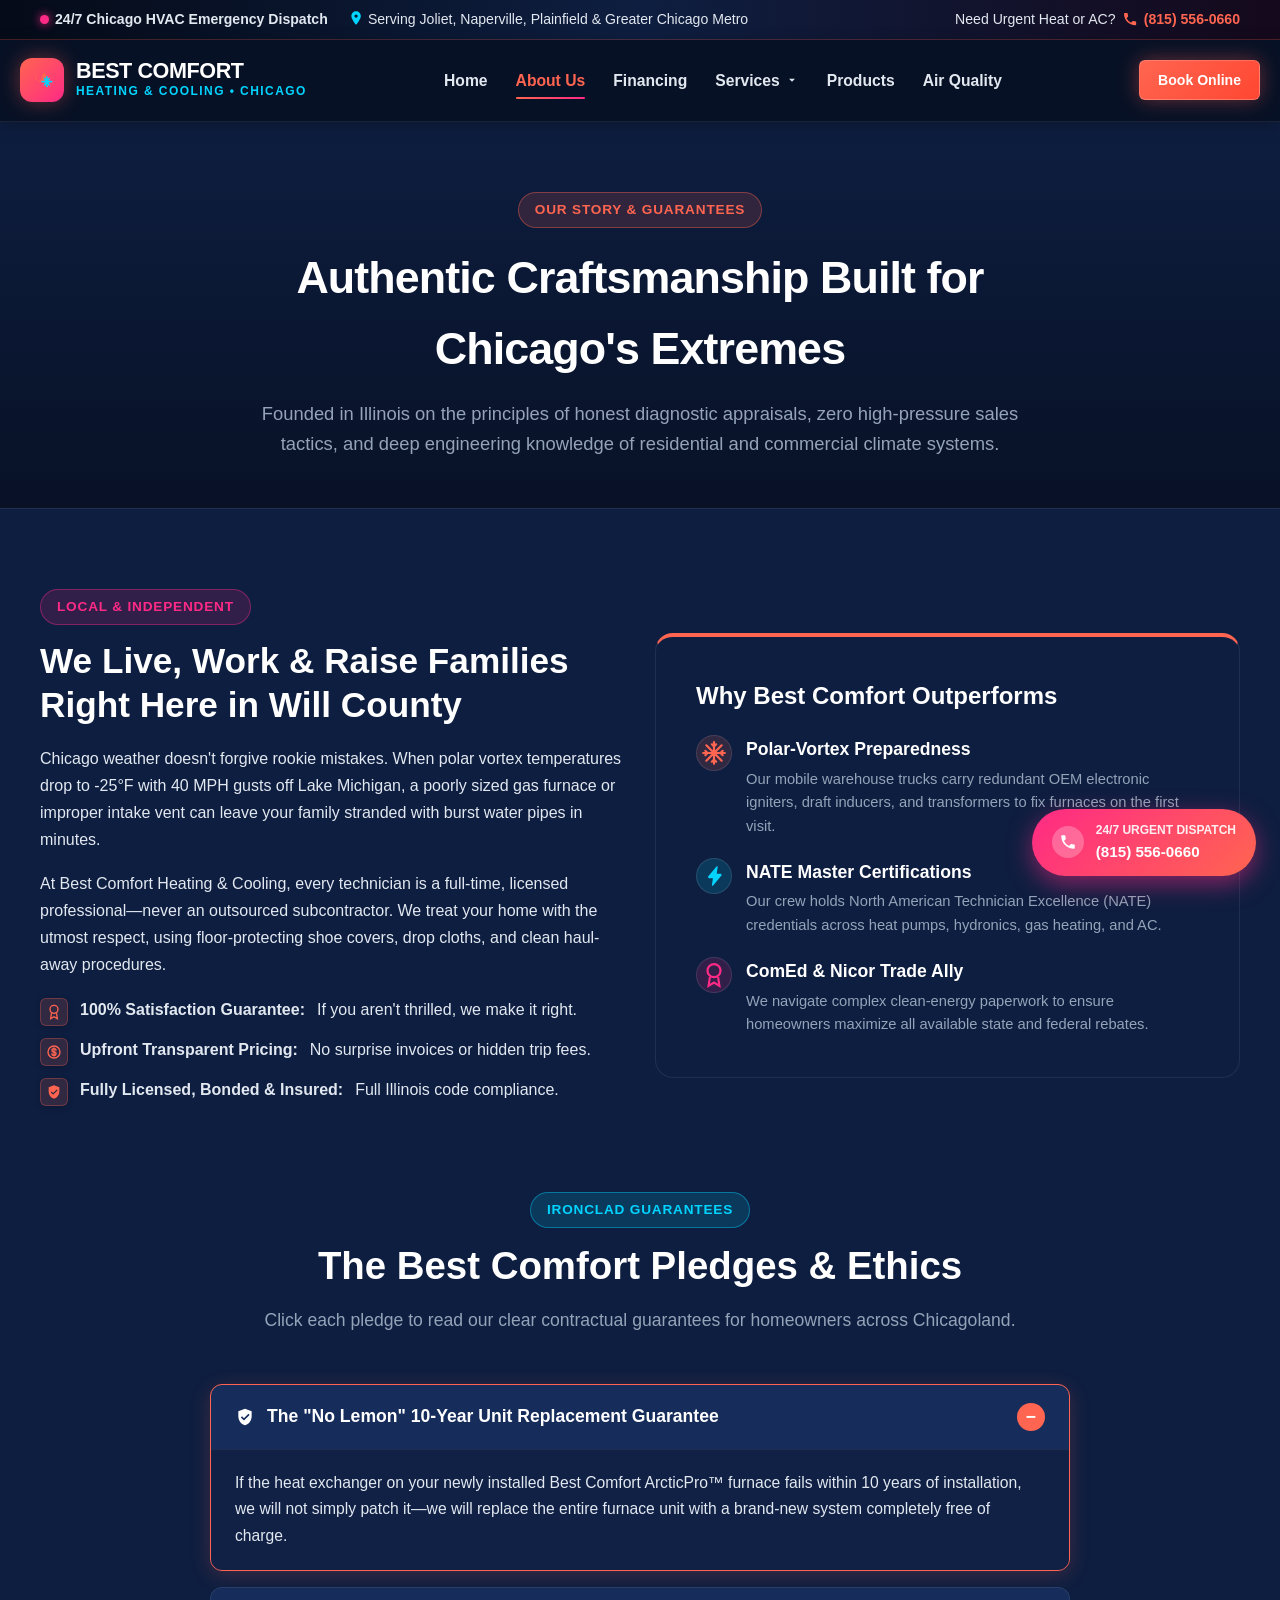
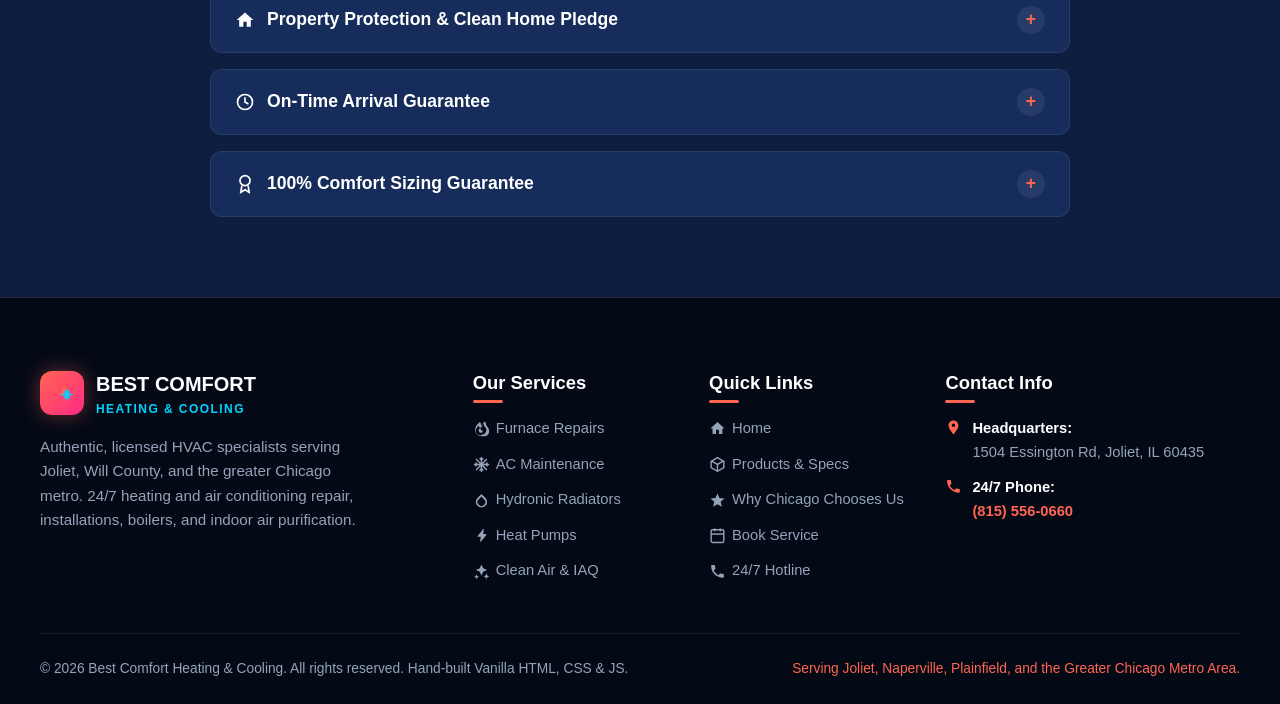
<file: about.html>
<!DOCTYPE html>
<html lang="en">
<head>
  <meta charset="UTF-8">
  <meta name="viewport" content="width=device-width, initial-scale=1.0">
  <title>About Us | Best Comfort Heating &amp; Cooling Chicago</title>
  <meta name="description" content="Learn about Best Comfort Heating &amp; Cooling: NATE-certified master technicians, transparent flat-rate pricing, and decades of reliable service in Joliet and Greater Chicago.">
  <link rel="stylesheet" href="assets/css/style.css">
  <link rel="stylesheet" href="assets/css/pages.css">
  <script src="assets/js/icons.js"></script>
</head>
<body>
  <svg id="svgSpriteDefs" style="display:none;" xmlns="http://www.w3.org/2000/svg">
  <defs>
    <symbol id="icon-fire" viewBox="0 0 24 24">
      <path d="M12 23c-4.97 0-9-4.03-9-9 0-4.12 2.76-7.86 5.86-10.37.78-.63 1.93-.15 2.06.85.22 1.69 1.08 3.19 2.08 4.26.17-2.19 1.13-4.22 2.72-5.74.83-.8 2.2-.28 2.3.87.28 3.09 1.76 5.13 2.98 6.42C22.04 12.43 23 14.15 23 16c0 3.86-3.14 7-7 7h-4zm0-2c3.87 0 7-3.13 7-7 0-1.42-.72-2.77-1.63-3.73-1.47-1.56-2.58-3.69-2.84-6.32-1.07 1.34-1.78 3.03-1.87 4.88-.06 1.1-.92 1.98-2.02 2.03-1.22.06-2.29-.86-2.39-2.08-.03-.39-.12-.76-.24-1.12-2.13 2.03-4.01 4.79-4.01 7.34 0 3.87 3.13 7 7 7zm-1-3c-1.66 0-3-1.34-3-3 0-1.31.84-2.41 2-2.83.55-.2 1.13.25 1.09.83-.07 1.07.78 1.98 1.86 2 .46.01.83.38.83.84 0 1.19-.88 2.16-2.04 2.16h-.74z"/>
    </symbol>

    <symbol id="icon-snowflake" viewBox="0 0 24 24">
      <path d="M12 2v20M2 12h20M4.93 4.93l14.14 14.14M4.93 19.07L19.07 4.93M12 6l2-2m-4 0l2 2m0 12l2 2m-4 0l2-2m-6-6l-2-2m0 4l2-2m12 0l2-2m0 4l-2-2" fill="none" stroke="currentColor" stroke-width="2" stroke-linecap="round"/>
    </symbol>

    <symbol id="icon-bolt" viewBox="0 0 24 24">
      <path d="M11 21h-1l1-7H7.5c-.88 0-1.33-1.06-.71-1.69L14.5 3h1l-1 7h3.5c.88 0 1.33 1.06.71 1.69L11 21z"/>
    </symbol>

    <symbol id="icon-shield" viewBox="0 0 24 24">
      <path d="M12 2L4 5v6.09c0 5.05 3.41 9.76 8 10.91 4.59-1.15 8-5.86 8-10.91V5l-8-3zm-1.25 14.25l-3.75-3.75 1.41-1.41 2.34 2.34 5.34-5.34 1.41 1.41-6.75 6.75z"/>
    </symbol>

    <symbol id="icon-droplet" viewBox="0 0 24 24">
      <path d="M12 2.69l5.66 5.66a8 8 0 1 1-11.31 0L12 2.69zm0 3.83L8.05 10.46a5.5 5.5 0 1 0 7.78 0L12 6.52z"/>
    </symbol>

    <symbol id="icon-sparkles" viewBox="0 0 24 24">
      <path d="M12 2l2.4 5.6L20 10l-5.6 2.4L12 18l-2.4-5.6L4 10l5.6-2.4zm7 13l1.2 2.8L23 19l-2.8 1.2L19 23l-1.2-2.8L15 19l2.8-1.2zM5 16l1 2.5L8.5 19.5 6 20.5 5 23l-1-2.5L1.5 19.5 4 18.5z"/>
    </symbol>

    <symbol id="icon-tools" viewBox="0 0 24 24">
      <path d="M22.7 19l-9.1-9.1c.9-2.3.4-5-1.5-6.9-2-2-5-2.4-7.4-1.3L9 6 6 9 1.6 4.7C.5 7.1.9 10.1 2.9 12.1c1.9 1.9 4.6 2.4 6.9 1.5l9.1 9.1c.4.4 1 .4 1.4 0l2.3-2.3c.5-.4.5-1.1.1-1.4z"/>
    </symbol>

    <symbol id="icon-phone" viewBox="0 0 24 24">
      <path d="M20.01 15.38c-1.23 0-2.42-.2-3.53-.56-.35-.12-.74-.03-1.01.24l-2.2 2.2a15.05 15.05 0 0 1-6.59-6.59l2.2-2.21c.28-.26.36-.65.25-1C8.7 6.35 8.5 5.16 8.5 3.93 8.5 3.42 8.08 3 7.57 3H4.06C3.55 3 3 3.42 3 3.93 3 13.36 10.64 21 20.01 21c.51 0 .99-.55.99-1.06v-3.56c0-.51-.42-.99-.99-.99z"/>
    </symbol>

    <symbol id="icon-map-pin" viewBox="0 0 24 24">
      <path d="M12 2C8.13 2 5 5.13 5 9c0 5.25 7 13 7 13s7-7.75 7-13c0-3.87-3.13-7-7-7zm0 9.5a2.5 2.5 0 0 1 0-5 2.5 2.5 0 0 1 0 5z"/>
    </symbol>

    <symbol id="icon-star" viewBox="0 0 24 24">
      <path d="M12 17.27L18.18 21l-1.64-7.03L22 9.24l-7.19-.61L12 2 9.19 8.63 2 9.24l5.46 4.73L5.82 21z"/>
    </symbol>

    <symbol id="icon-clock" viewBox="0 0 24 24">
      <circle cx="12" cy="12" r="9" fill="none" stroke="currentColor" stroke-width="2"/>
      <polyline points="12,7 12,12 15.5,14" fill="none" stroke="currentColor" stroke-width="2" stroke-linecap="round"/>
    </symbol>

    <symbol id="icon-alert" viewBox="0 0 24 24">
      <path d="M12 2L1 21h22L12 2zm0 3.5L20.25 19H3.75L12 5.5zM11 10v4h2v-4h-2zm0 6v2h2v-2h-2z"/>
    </symbol>

    <symbol id="icon-home" viewBox="0 0 24 24">
      <path d="M10 20v-6h4v6h5v-8h3L12 3 2 12h3v8z"/>
    </symbol>

    <symbol id="icon-package" viewBox="0 0 24 24">
      <path d="M21 16.5l-9 5.2-9-5.2V7.5l9-5.2 9 5.2v9z" fill="none" stroke="currentColor" stroke-width="2"/>
      <polyline points="3.27,6.96 12,12.01 20.73,6.96" fill="none" stroke="currentColor" stroke-width="2"/>
      <line x1="12" y1="22.08" x2="12" y2="12" stroke="currentColor" stroke-width="2"/>
    </symbol>

    <symbol id="icon-tag" viewBox="0 0 24 24">
      <path d="M21.41 11.58l-9-9C12.05 2.22 11.55 2 11 2H4c-1.1 0-2 .9-2 2v7c0 .55.22 1.05.59 1.42l9 9c.36.36.86.58 1.41.58.55 0 1.05-.22 1.41-.59l7-7c.37-.36.59-.86.59-1.41 0-.55-.23-1.06-.59-1.42zM5.5 7C4.67 7 4 6.33 4 5.5S4.67 4 5.5 4 7 4.67 7 5.5 6.33 7 5.5 7z"/>
    </symbol>

    <symbol id="icon-smartphone" viewBox="0 0 24 24">
      <rect x="5" y="2" width="14" height="20" rx="3" fill="none" stroke="currentColor" stroke-width="2"/>
      <line x1="10" y1="5" x2="14" y2="5" stroke="currentColor" stroke-width="2" stroke-linecap="round"/>
      <circle cx="12" cy="18" r="1" fill="currentColor"/>
    </symbol>

    <symbol id="icon-dollar" viewBox="0 0 24 24">
      <circle cx="12" cy="12" r="9" fill="none" stroke="currentColor" stroke-width="2"/>
      <path d="M12 6v12M15 9.5c0-1.38-1.34-2.5-3-2.5s-3 1.12-3 2.5 1.34 2.5 3 2.5 3 1.12 3 2.5-1.34 2.5-3 2.5-3-1.12-3-2.5" fill="none" stroke="currentColor" stroke-width="2" stroke-linecap="round"/>
    </symbol>

    <symbol id="icon-award" viewBox="0 0 24 24">
      <circle cx="12" cy="8" r="6" fill="none" stroke="currentColor" stroke-width="2"/>
      <polyline points="8.21,13.89 7,22 12,19 17,22 15.79,13.88" fill="none" stroke="currentColor" stroke-width="2"/>
    </symbol>

    <symbol id="icon-volume" viewBox="0 0 24 24">
      <polygon points="11,5 6,9 2,9 2,15 6,15 11,19" fill="currentColor"/>
      <path d="M15.54 8.46a5 5 0 0 1 0 7.07M19.07 4.93a10 10 0 0 1 0 14.14" fill="none" stroke="currentColor" stroke-width="2" stroke-linecap="round"/>
    </symbol>

    <symbol id="icon-refresh" viewBox="0 0 24 24">
      <path d="M21.5 2v6h-6M21.34 15.57a10 10 0 1 1-.57-8.38l6.73-5.19" fill="none" stroke="currentColor" stroke-width="2" stroke-linecap="round"/>
    </symbol>

    <symbol id="icon-leaf" viewBox="0 0 24 24">
      <path d="M17 8C8 10 5.9 16.17 3.82 21.34L5.71 22l1-2.3A4.49 4.49 0 0 0 8 20C19 20 22 3 22 3c-1 2-8 2-13 4 5.24 3.73 7 7 7 7s-3-1-6-1c-1 0-2 .1-3 .3C3.5 12 6.5 8 17 8z"/>
    </symbol>

    <symbol id="icon-sun" viewBox="0 0 24 24">
      <circle cx="12" cy="12" r="5" fill="currentColor"/>
      <path d="M12 1v2m0 18v2M4.22 4.22l1.42 1.42m12.72 12.72l1.42 1.42M1 12h2m18 0h2M4.22 19.78l1.42-1.42M18.36 5.64l1.42-1.42" stroke="currentColor" stroke-width="2" stroke-linecap="round"/>
    </symbol>

    <symbol id="icon-wind" viewBox="0 0 24 24">
      <path d="M9.59 4.59A2 2 0 1 1 11 8H2m10.59 11.41A2 2 0 1 0 14 16H2m15.73-8.27A2.5 2.5 0 1 1 19.5 12H2" fill="none" stroke="currentColor" stroke-width="2" stroke-linecap="round"/>
    </symbol>

    <symbol id="icon-plug" viewBox="0 0 24 24">
      <path d="M9 2v6m6-6v6M6 8h12v5a6 6 0 0 1-12 0V8zm6 11v3" fill="none" stroke="currentColor" stroke-width="2" stroke-linecap="round"/>
    </symbol>

    <symbol id="icon-ruler" viewBox="0 0 24 24">
      <rect x="2" y="7" width="20" height="10" rx="2" fill="none" stroke="currentColor" stroke-width="2"/>
      <line x1="6" y1="7" x2="6" y2="12" stroke="currentColor" stroke-width="2"/>
      <line x1="10" y1="7" x2="10" y2="10" stroke="currentColor" stroke-width="2"/>
      <line x1="14" y1="7" x2="14" y2="12" stroke="currentColor" stroke-width="2"/>
      <line x1="18" y1="7" x2="18" y2="10" stroke="currentColor" stroke-width="2"/>
    </symbol>

    <symbol id="icon-calendar" viewBox="0 0 24 24">
      <rect x="3" y="4" width="18" height="18" rx="2" fill="none" stroke="currentColor" stroke-width="2"/>
      <line x1="16" y1="2" x2="16" y2="6" stroke="currentColor" stroke-width="2"/>
      <line x1="8" y1="2" x2="8" y2="6" stroke="currentColor" stroke-width="2"/>
      <line x1="3" y1="10" x2="21" y2="10" stroke="currentColor" stroke-width="2"/>
    </symbol>

    <symbol id="icon-search" viewBox="0 0 24 24">
      <circle cx="11" cy="11" r="8" fill="none" stroke="currentColor" stroke-width="2"/>
      <line x1="21" y1="21" x2="16.65" y2="16.65" stroke="currentColor" stroke-width="2" stroke-linecap="round"/>
    </symbol>

    <symbol id="icon-eye" viewBox="0 0 24 24">
      <path d="M12 4.5C7 4.5 2.73 7.61 1 12c1.73 4.39 6 7.5 11 7.5s9.27-3.11 11-7.5c-1.73-4.39-6-7.5-11-7.5zm0 12.5a5 5 0 1 1 0-10 5 5 0 0 1 0 10zm0-8a3 3 0 1 0 0 6 3 3 0 0 0 0-6z"/>
    </symbol>

    <symbol id="icon-check-circle" viewBox="0 0 24 24">
      <circle cx="12" cy="12" r="9" fill="none" stroke="currentColor" stroke-width="2"/>
      <polyline points="8,12 11,15 16,9" fill="none" stroke="currentColor" stroke-width="2" stroke-linecap="round"/>
    </symbol>

    <symbol id="icon-brand-flame-ice" viewBox="0 0 32 32">
      <path d="M12 4c-.3 1.2-1 2.2-1.7 3.2C9.3 8.7 8.6 10.2 8.6 12.1c0 3.5 2.9 6.4 6.4 6.4s6.4-2.9 6.4-6.4c0-2.6-1.3-4.6-2.8-6.1-.2 1-.7 2-1.4 2.7-.9.9-1.5 2.5-1.5 4.1 0 2.2-1.8 4-4 4s-4-1.8-4-4c0-1.4.6-2.6 1.6-3.6.5-.6 1-1.2 1.4-1.9.5-1.1.6-2.2.3-3.3z" fill="#ff6550"/>
      <path d="M22 12v12m-6-6h12m-9-4l6 8m-6 0l6-8" fill="none" stroke="#00d4ff" stroke-width="2" stroke-linecap="round"/>
    </symbol>

    <symbol id="icon-mail" viewBox="0 0 24 24">
      <path d="M4 4h16c1.1 0 2 .9 2 2v12c0 1.1-.9 2-2 2H4c-1.1 0-2-.9-2-2V6c0-1.1.9-2 2-2z" fill="none" stroke="currentColor" stroke-width="2"/>
      <polyline points="22,6 12,13 2,6" fill="none" stroke="currentColor" stroke-width="2"/>
    </symbol>

    <symbol id="icon-diamond" viewBox="0 0 24 24">
      <polygon points="12,2 22,12 12,22 2,12" fill="currentColor"/>
    </symbol>

    <symbol id="icon-target" viewBox="0 0 24 24">
      <circle cx="12" cy="12" r="10" fill="none" stroke="currentColor" stroke-width="2"/>
      <circle cx="12" cy="12" r="6" fill="none" stroke="currentColor" stroke-width="2"/>
      <circle cx="12" cy="12" r="2" fill="currentColor"/>
    </symbol>

    <symbol id="icon-users" viewBox="0 0 24 24">
      <path d="M17 21v-2a4 4 0 0 0-4-4H5a4 4 0 0 0-4 4v2" fill="none" stroke="currentColor" stroke-width="2" stroke-linecap="round"/>
      <circle cx="9" cy="7" r="4" fill="none" stroke="currentColor" stroke-width="2"/>
      <path d="M23 21v-2a4 4 0 0 0-3-3.87M16 3.13a4 4 0 0 1 0 7.75" fill="none" stroke="currentColor" stroke-width="2" stroke-linecap="round"/>
    </symbol>
  </defs>
</svg>

    <aside class="top-bar" aria-label="Emergency Announcement">
    <div class="container top-bar-inner">
      <div class="top-bar-info">
        <div class="top-bar-item">
          <span class="emergency-pulse"></span>
          <strong>24/7 Chicago HVAC Emergency Dispatch</strong>
        </div>
        <div class="top-bar-item">
          <span><svg class="svg-icon" style="color:var(--rich-blue-electric);"><use href="#icon-map-pin"></use></svg> Serving Joliet, Naperville, Plainfield &amp; Greater Chicago Metro</span>
        </div>
      </div>
      <div class="top-bar-item">
        <span>Need Urgent Heat or AC?</span>
        <a href="tel:8155560660" class="top-phone-link" id="topEmergencyCall">
          <svg class="svg-icon"><use href="#icon-phone"></use></svg> (815) 556-0660
        </a>
      </div>
    </div>
  </aside>

  <header class="site-header">
    <div class="container header-inner">
      <a href="index.html" class="logo-brand">
        <div class="logo-icon">
          <svg class="svg-icon"><use href="#icon-brand-flame-ice"></use></svg>
        </div>
        <div class="logo-text">
          <h1>BEST COMFORT</h1>
          <span>HEATING &amp; COOLING • CHICAGO</span>
        </div>
      </a>

      <nav class="nav-menu" aria-label="Main Navigation">
        <a href="index.html" class="nav-link" id="navHome">Home</a>
        <a href="about.html" class="nav-link active" id="navAbout">About Us</a>
        <a href="financing.html" class="nav-link" id="navFinancing">Financing</a>

        <div class="nav-item-dropdown" id="navServicesDropdown">
          <a href="services.html" class="nav-link dropdown-toggle" id="navServices">
            Services
            <svg class="dropdown-arrow" viewBox="0 0 24 24" width="14" height="14"><path d="M7 10l5 5 5-5z" fill="currentColor"/></svg>
          </a>
          <div class="dropdown-menu">
            <div class="dropdown-header">
              <span class="dropdown-title">HVAC Solutions by Sector</span>
              <a href="services.html" class="dropdown-view-all">All Services &rarr;</a>
            </div>
            <div class="dropdown-grid">
              <a href="services-residential.html" class="dropdown-link">
                <div class="dropdown-link-icon icon-residential"><svg class="svg-icon"><use href="#icon-home"></use></svg></div>
                <div class="dropdown-link-info">
                  <span class="dropdown-link-title">Residential</span>
                  <span class="dropdown-link-desc">Single-family homes &amp; condos</span>
                </div>
              </a>
              <a href="services-commercial.html" class="dropdown-link">
                <div class="dropdown-link-icon icon-commercial"><svg class="svg-icon"><use href="#icon-tools"></use></svg></div>
                <div class="dropdown-link-info">
                  <span class="dropdown-link-title">Commercial</span>
                  <span class="dropdown-link-desc">Offices, retail &amp; plazas</span>
                </div>
              </a>
              <a href="services-light-industrial.html" class="dropdown-link">
                <div class="dropdown-link-icon icon-light-ind"><svg class="svg-icon"><use href="#icon-bolt"></use></svg></div>
                <div class="dropdown-link-info">
                  <span class="dropdown-link-title">Light Industrial</span>
                  <span class="dropdown-link-desc">Workshops &amp; auto bays</span>
                </div>
              </a>
              <a href="services-industrial.html" class="dropdown-link">
                <div class="dropdown-link-icon icon-industrial"><svg class="svg-icon"><use href="#icon-target"></use></svg></div>
                <div class="dropdown-link-info">
                  <span class="dropdown-link-title">Industrial</span>
                  <span class="dropdown-link-desc">Plants, factories &amp; chillers</span>
                </div>
              </a>
              <a href="services-churches.html" class="dropdown-link">
                <div class="dropdown-link-icon icon-churches"><svg class="svg-icon"><use href="#icon-award"></use></svg></div>
                <div class="dropdown-link-info">
                  <span class="dropdown-link-title">Churches</span>
                  <span class="dropdown-link-desc">Places of worship &amp; halls</span>
                </div>
              </a>
              <a href="services-medical.html" class="dropdown-link">
                <div class="dropdown-link-icon icon-medical"><svg class="svg-icon"><use href="#icon-shield"></use></svg></div>
                <div class="dropdown-link-info">
                  <span class="dropdown-link-title">Medical Facilities</span>
                  <span class="dropdown-link-desc">Clinics, labs &amp; cleanrooms</span>
                </div>
              </a>
              <a href="services-educational.html" class="dropdown-link">
                <div class="dropdown-link-icon icon-educational"><svg class="svg-icon"><use href="#icon-star"></use></svg></div>
                <div class="dropdown-link-info">
                  <span class="dropdown-link-title">Educational Facilities</span>
                  <span class="dropdown-link-desc">K-12 schools &amp; universities</span>
                </div>
              </a>
            </div>
          </div>
        </div>

        <a href="products.html" class="nav-link" id="navProducts">Products</a>
        <a href="air-quality.html" class="nav-link" id="navAirQuality">Air Quality</a>
      </nav>

      <div class="nav-actions">
        <a href="contact.html" class="btn btn-salmon btn-sm">Book Online</a>
        <button class="mobile-toggle" aria-label="Toggle Menu">
          <span></span>
          <span></span>
          <span></span>
        </button>
      </div>
    </div>
  </header>

  <div class="mobile-backdrop"></div>
  <div class="mobile-nav-drawer">
    <div class="mobile-drawer-header">
      <div class="logo-text">
        <h2 style="font-size:1.15rem; color:#fff; font-weight:800;">BEST COMFORT</h2>
        <span style="color:var(--rich-blue-electric); font-size:0.75rem;">HVAC SPECIALISTS</span>
      </div>
      <button class="mobile-close-btn">&times;</button>
    </div>
    <div class="mobile-menu-list">
      <a href="index.html" class="nav-link"><svg class="svg-icon"><use href="#icon-home"></use></svg> Home</a>
      <a href="about.html" class="nav-link active"><svg class="svg-icon"><use href="#icon-star"></use></svg> About Us</a>
      <a href="financing.html" class="nav-link"><svg class="svg-icon"><use href="#icon-dollar"></use></svg> Financing (0% APR)</a>
      
      <div class="mobile-dropdown-item">
        <div class="mobile-dropdown-trigger">
          <a href="services.html" class="nav-link"><svg class="svg-icon"><use href="#icon-tools"></use></svg> Services</a>
          <button type="button" class="mobile-sub-toggle" aria-label="Toggle Services Submenu">&#9662;</button>
        </div>
        <div class="mobile-sub-menu">
          <a href="services-residential.html" class="mobile-sub-link">&bull; Residential</a>
          <a href="services-commercial.html" class="mobile-sub-link">&bull; Commercial</a>
          <a href="services-light-industrial.html" class="mobile-sub-link">&bull; Light Industrial</a>
          <a href="services-industrial.html" class="mobile-sub-link">&bull; Industrial</a>
          <a href="services-churches.html" class="mobile-sub-link">&bull; Churches</a>
          <a href="services-medical.html" class="mobile-sub-link">&bull; Medical Facilities</a>
          <a href="services-educational.html" class="mobile-sub-link">&bull; Educational Facilities</a>
        </div>
      </div>

      <a href="products.html" class="nav-link"><svg class="svg-icon"><use href="#icon-package"></use></svg> Products</a>
      <a href="air-quality.html" class="nav-link"><svg class="svg-icon"><use href="#icon-wind"></use></svg> Air Quality</a>
      <a href="contact.html" class="nav-link"><svg class="svg-icon"><use href="#icon-calendar"></use></svg> Book Online / Contact</a>
    </div>
    <div style="margin-top:auto;">
      <a href="tel:8155560660" class="btn btn-pink" style="width:100%; text-align:center;">
        <svg class="svg-icon"><use href="#icon-phone"></use></svg> Call (815) 556-0660
      </a>
    </div>
  </div>

  <section class="page-hero">
    <div class="container page-hero-inner">
      <div class="badge-pill badge-salmon">Our Story &amp; Guarantees</div>
      <h1>Authentic Craftsmanship Built for Chicago's Extremes</h1>
      <p>
        Founded in Illinois on the principles of honest diagnostic appraisals, zero high-pressure sales tactics, and deep engineering knowledge of residential and commercial climate systems.
      </p>
    </div>
  </section>

  <main class="section section-navy">
    <div class="container">
      <div class="grid-2" style="align-items:center; margin-bottom:70px;">
        <div>
          <div class="badge-pill badge-pink">Local &amp; Independent</div>
          <h2 style="font-size:2.2rem; color:#fff; font-weight:800; line-height:1.25; margin-bottom:18px;">
            We Live, Work &amp; Raise Families Right Here in Will County
          </h2>
          <p style="color:var(--text-light); line-height:1.7; margin-bottom:16px;">
            Chicago weather doesn't forgive rookie mistakes. When polar vortex temperatures drop to -25°F with 40 MPH gusts off Lake Michigan, a poorly sized gas furnace or improper intake vent can leave your family stranded with burst water pipes in minutes.
          </p>
          <p style="color:var(--text-light); line-height:1.7; margin-bottom:20px;">
            At Best Comfort Heating &amp; Cooling, every technician is a full-time, licensed professional—never an outsourced subcontractor. We treat your home with the utmost respect, using floor-protecting shoe covers, drop cloths, and clean haul-away procedures.
          </p>
          <ul class="bullet-list bullet-salmon">
            <li class="bullet-item"><span class="bullet-icon"><svg class="svg-icon"><use href="#icon-award"></use></svg></span> <strong>100% Satisfaction Guarantee:</strong> If you aren't thrilled, we make it right.</li>
            <li class="bullet-item"><span class="bullet-icon"><svg class="svg-icon"><use href="#icon-dollar"></use></svg></span> <strong>Upfront Transparent Pricing:</strong> No surprise invoices or hidden trip fees.</li>
            <li class="bullet-item"><span class="bullet-icon"><svg class="svg-icon"><use href="#icon-shield"></use></svg></span> <strong>Fully Licensed, Bonded &amp; Insured:</strong> Full Illinois code compliance.</li>
          </ul>
        </div>

        <div class="card card-glowing-salmon" style="padding:40px;">
          <h3 style="font-size:1.5rem; color:#fff; margin-bottom:20px;">Why Best Comfort Outperforms</h3>
          <div style="display:flex; flex-direction:column; gap:20px;">
            <div style="display:flex; gap:14px; align-items:flex-start;">
              <div class="trust-item-icon" style="color:var(--electric-salmon); background:rgba(255,101,80,0.15);">
                <svg class="svg-icon"><use href="#icon-snowflake"></use></svg>
              </div>
              <div>
                <h4 style="color:#fff; font-size:1.1rem; margin-bottom:4px;">Polar-Vortex Preparedness</h4>
                <p style="color:var(--text-muted); font-size:0.92rem;">Our mobile warehouse trucks carry redundant OEM electronic igniters, draft inducers, and transformers to fix furnaces on the first visit.</p>
              </div>
            </div>

            <div style="display:flex; gap:14px; align-items:flex-start;">
              <div class="trust-item-icon" style="color:var(--rich-blue-electric); background:rgba(0,212,255,0.15);">
                <svg class="svg-icon"><use href="#icon-bolt"></use></svg>
              </div>
              <div>
                <h4 style="color:#fff; font-size:1.1rem; margin-bottom:4px;">NATE Master Certifications</h4>
                <p style="color:var(--text-muted); font-size:0.92rem;">Our crew holds North American Technician Excellence (NATE) credentials across heat pumps, hydronics, gas heating, and AC.</p>
              </div>
            </div>

            <div style="display:flex; gap:14px; align-items:flex-start;">
              <div class="trust-item-icon" style="color:var(--vibrant-pink); background:rgba(255,42,133,0.15);">
                <svg class="svg-icon"><use href="#icon-award"></use></svg>
              </div>
              <div>
                <h4 style="color:#fff; font-size:1.1rem; margin-bottom:4px;">ComEd &amp; Nicor Trade Ally</h4>
                <p style="color:var(--text-muted); font-size:0.92rem;">We navigate complex clean-energy paperwork to ensure homeowners maximize all available state and federal rebates.</p>
              </div>
            </div>
          </div>
        </div>
      </div>

      <div style="margin-top:60px;">
        <div class="section-header">
          <div class="badge-pill badge-blue">Ironclad Guarantees</div>
          <h2 class="section-title">The Best Comfort Pledges &amp; Ethics</h2>
          <p class="section-subtitle">
            Click each pledge to read our clear contractual guarantees for homeowners across Chicagoland.
          </p>
        </div>

        <div class="accordion-wrapper" style="max-width:860px; margin:0 auto;" data-single-open="true">
          <div class="accordion-item active">
            <button class="accordion-header">
              <div class="accordion-header-title">
                <span class="icon-tag"><svg class="svg-icon"><use href="#icon-shield"></use></svg></span>
                <span>The "No Lemon" 10-Year Unit Replacement Guarantee</span>
              </div>
              <span class="accordion-icon">&#9662;</span>
            </button>
            <div class="accordion-content">
              <div class="accordion-inner">
                If the heat exchanger on your newly installed Best Comfort ArcticPro™ furnace fails within 10 years of installation, we will not simply patch it—we will replace the entire furnace unit with a brand-new system completely free of charge.
              </div>
            </div>
          </div>

          <div class="accordion-item">
            <button class="accordion-header">
              <div class="accordion-header-title">
                <span class="icon-tag"><svg class="svg-icon"><use href="#icon-home"></use></svg></span>
                <span>Property Protection &amp; Clean Home Pledge</span>
              </div>
              <span class="accordion-icon">&#9662;</span>
            </button>
            <div class="accordion-content">
              <div class="accordion-inner">
                Our technicians always wear protective shoe booties before stepping onto your hardwood or carpeting. Heavy drop cloths protect work corridors from the front door to the basement or attic. When our work is done, your home will be as clean as when we arrived.
              </div>
            </div>
          </div>

          <div class="accordion-item">
            <button class="accordion-header">
              <div class="accordion-header-title">
                <span class="icon-tag"><svg class="svg-icon"><use href="#icon-clock"></use></svg></span>
                <span>On-Time Arrival Guarantee</span>
              </div>
              <span class="accordion-icon">&#9662;</span>
            </button>
            <div class="accordion-content">
              <div class="accordion-inner">
                Your time is valuable. We provide precise 2-hour appointment arrival windows with real-time text updates when our technician is en route. If our truck arrives outside that window without prior notice, we credit $50 directly towards your service invoice.
              </div>
            </div>
          </div>

          <div class="accordion-item">
            <button class="accordion-header">
              <div class="accordion-header-title">
                <span class="icon-tag"><svg class="svg-icon"><use href="#icon-award"></use></svg></span>
                <span>100% Comfort Sizing Guarantee</span>
              </div>
              <span class="accordion-icon">&#9662;</span>
            </button>
            <div class="accordion-content">
              <div class="accordion-inner">
                Every replacement system we install is mathematically sized to maintain 72°F inside your home on a -10°F Chicago winter night, and 72°F on a 95°F humid summer afternoon. If the system fails to maintain designed temperatures, we will modify or replace it at zero cost.
              </div>
            </div>
          </div>
        </div>
      </div>

    </div>
  </main>

  <button type="button" class="back-to-top" id="backToTopBtn" aria-label="Back to Top">
    <svg viewBox="0 0 24 24"><path d="M18 15l-6-6-6 6"/></svg>
  </button>

  <a href="tel:8155560660" class="floating-hotline">
    <div class="floating-hotline-icon">
      <svg class="svg-icon"><use href="#icon-phone"></use></svg>
    </div>
    <div>
      <span class="hotline-label" style="font-size:0.75rem; text-transform:uppercase; display:block; opacity:0.9;">24/7 Urgent Dispatch</span>
      <span>(815) 556-0660</span>
    </div>
  </a>

  <footer class="site-footer">
    <div class="container">
      <div class="footer-top">
        <div class="footer-brand">
          <div class="logo-brand">
            <div class="logo-icon">
              <svg class="svg-icon"><use href="#icon-brand-flame-ice"></use></svg>
            </div>
            <div class="logo-text">
              <h2 style="font-size:1.25rem; font-weight:800; color:#fff;">BEST COMFORT</h2>
              <span>HEATING &amp; COOLING</span>
            </div>
          </div>
          <p>
            Authentic, licensed HVAC specialists serving Joliet, Will County, and the greater Chicago metro. 24/7 heating and air conditioning repair, installations, boilers, and indoor air purification.
          </p>
        </div>

        <div class="footer-col">
          <h3>Our Services</h3>
          <div class="footer-links">
            <a href="services.html#heating"><svg class="svg-icon"><use href="#icon-fire"></use></svg> Furnace Repairs</a>
            <a href="services.html#cooling"><svg class="svg-icon"><use href="#icon-snowflake"></use></svg> AC Maintenance</a>
            <a href="services.html#heating"><svg class="svg-icon"><use href="#icon-droplet"></use></svg> Hydronic Radiators</a>
            <a href="services.html#cooling"><svg class="svg-icon"><use href="#icon-bolt"></use></svg> Heat Pumps</a>
            <a href="services.html#iaq"><svg class="svg-icon"><use href="#icon-sparkles"></use></svg> Clean Air &amp; IAQ</a>
          </div>
        </div>

        <div class="footer-col">
          <h3>Quick Links</h3>
          <div class="footer-links">
            <a href="index.html"><svg class="svg-icon"><use href="#icon-home"></use></svg> Home</a>
            <a href="products.html"><svg class="svg-icon"><use href="#icon-package"></use></svg> Products &amp; Specs</a>
            <a href="about.html"><svg class="svg-icon"><use href="#icon-star"></use></svg> Why Chicago Chooses Us</a>
            <a href="contact.html"><svg class="svg-icon"><use href="#icon-calendar"></use></svg> Book Service</a>
            <a href="tel:8155560660"><svg class="svg-icon"><use href="#icon-phone"></use></svg> 24/7 Hotline</a>
          </div>
        </div>

        <div class="footer-col">
          <h3>Contact Info</h3>
          <div class="footer-contact-item">
            <span><svg class="svg-icon" style="color:var(--electric-salmon);"><use href="#icon-map-pin"></use></svg></span>
            <div>
              <strong>Headquarters:</strong><br>
              1504 Essington Rd, Joliet, IL 60435
            </div>
          </div>
          <div class="footer-contact-item">
            <span><svg class="svg-icon" style="color:var(--electric-salmon);"><use href="#icon-phone"></use></svg></span>
            <div>
              <strong>24/7 Phone:</strong><br>
              <a href="tel:8155560660" style="color:var(--electric-salmon); font-weight:700;">(815) 556-0660</a>
            </div>
          </div>
        </div>
      </div>

      <div class="footer-bottom">
        <p>&copy; 2026 Best Comfort Heating &amp; Cooling. All rights reserved. Hand-built Vanilla HTML, CSS &amp; JS.</p>
        <p style="color:var(--electric-salmon);">Serving Joliet, Naperville, Plainfield, and the Greater Chicago Metro Area.</p>
      </div>
    </div>
  </footer>

  <script src="assets/js/main.js"></script>
</body>
</html>
</file>
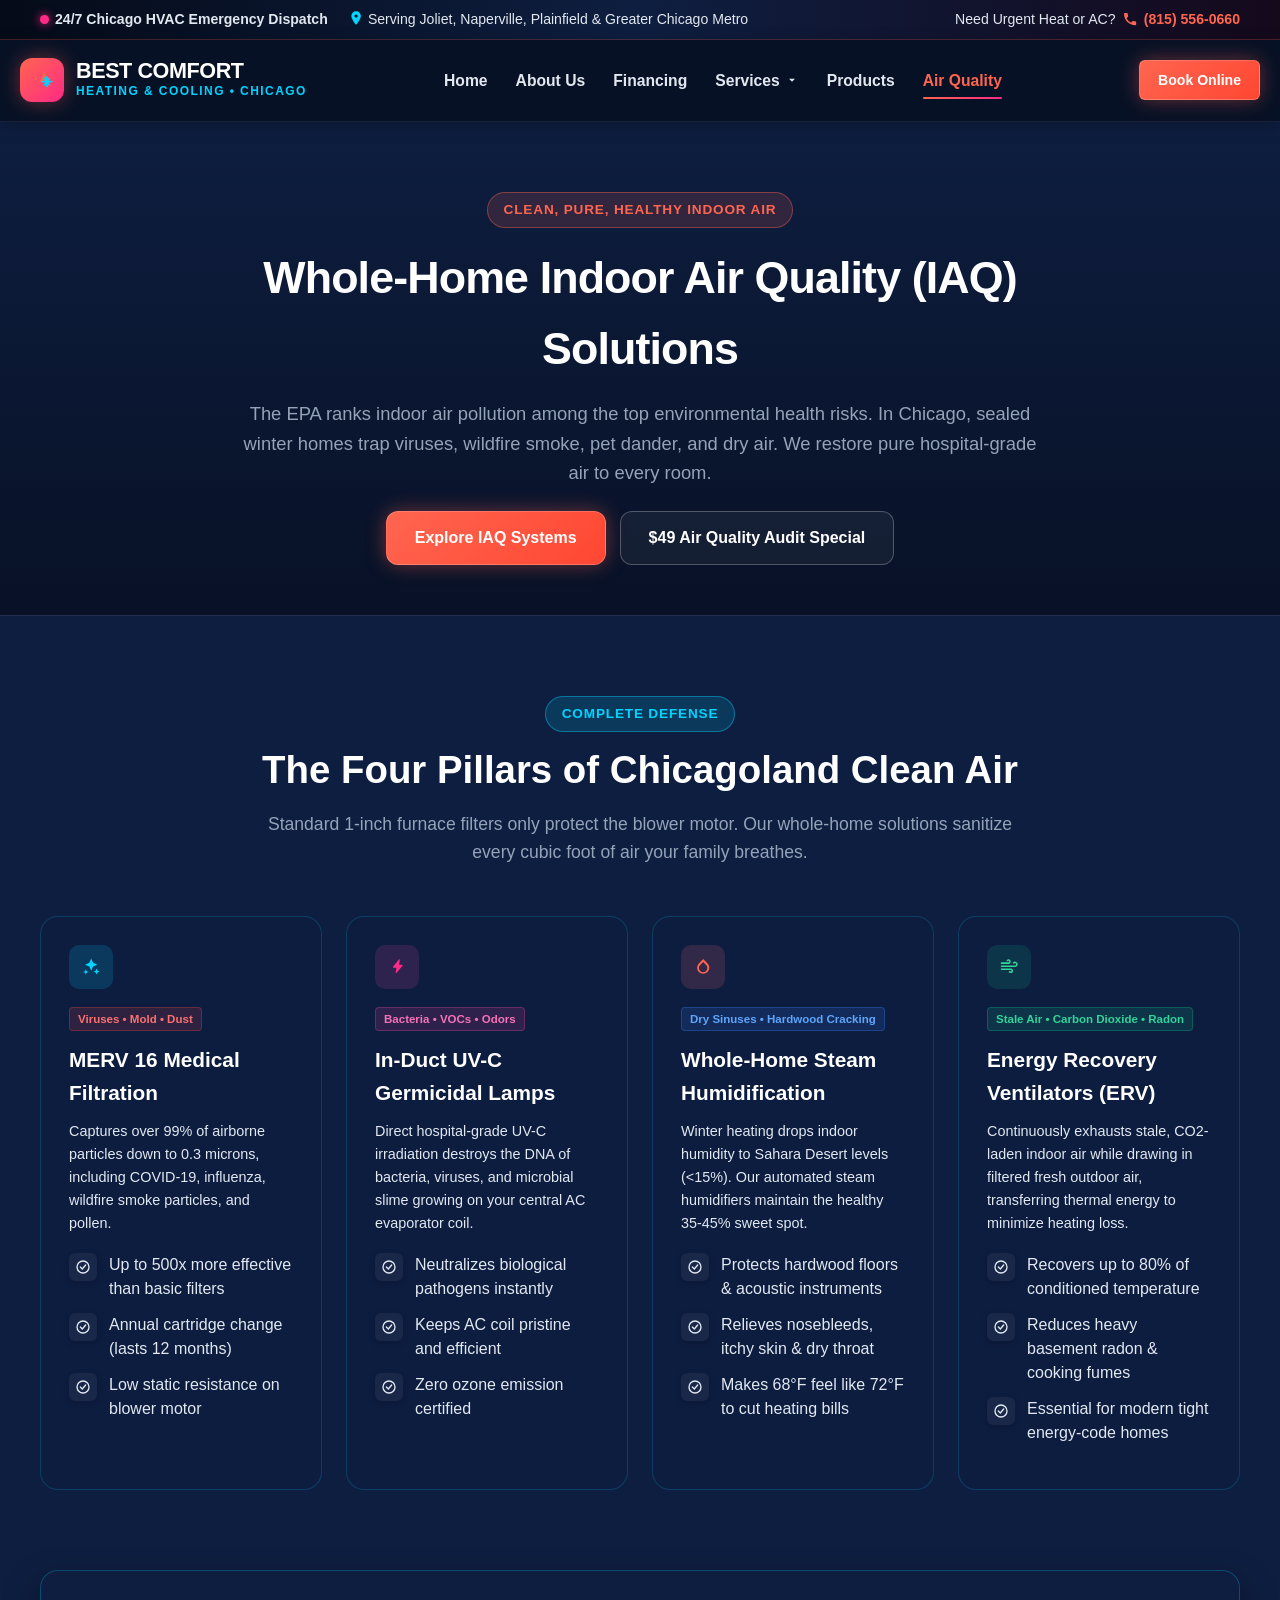
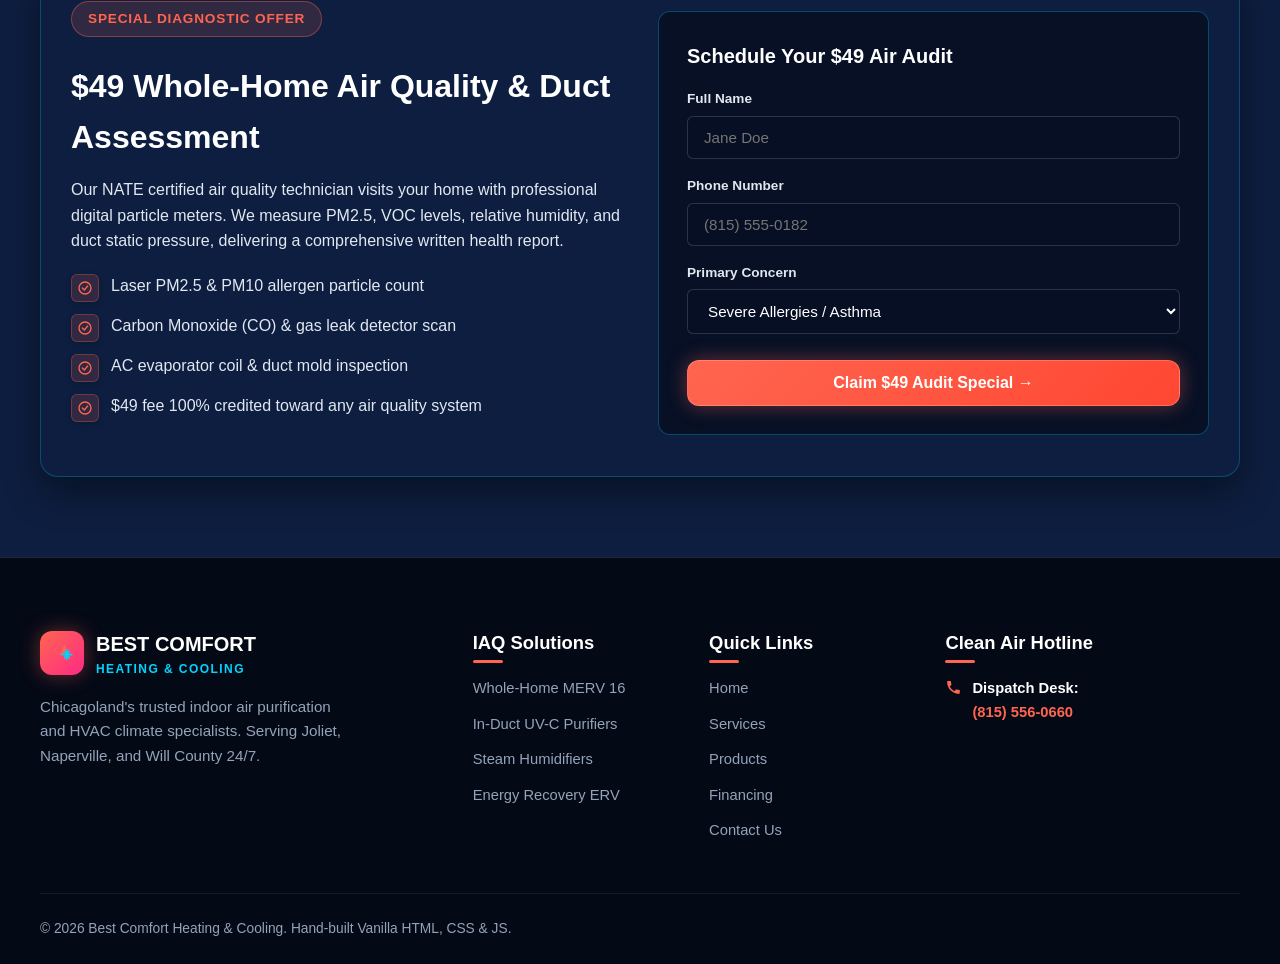
<file: air-quality.html>
<!DOCTYPE html>
<html lang="en">
<head>
  <meta charset="UTF-8">
  <meta name="viewport" content="width=device-width, initial-scale=1.0">
  <title>Indoor Air Quality &amp; Whole-Home Purification | Best Comfort Chicago</title>
  <meta name="description" content="Eliminate 99.9% of viruses, allergens, and dust with hospital-grade MERV 16 filtration, UV-C purifiers, steam humidifiers, and ERV ventilation in Greater Chicago.">
  <link rel="stylesheet" href="assets/css/style.css">
  <link rel="stylesheet" href="assets/css/pages.css">
  <script src="assets/js/icons.js"></script>
</head>
<body>
  <svg id="svgSpriteDefs" style="display:none;" xmlns="http://www.w3.org/2000/svg">
  <defs>
    <symbol id="icon-fire" viewBox="0 0 24 24">
      <path d="M12 23c-4.97 0-9-4.03-9-9 0-4.12 2.76-7.86 5.86-10.37.78-.63 1.93-.15 2.06.85.22 1.69 1.08 3.19 2.08 4.26.17-2.19 1.13-4.22 2.72-5.74.83-.8 2.2-.28 2.3.87.28 3.09 1.76 5.13 2.98 6.42C22.04 12.43 23 14.15 23 16c0 3.86-3.14 7-7 7h-4zm0-2c3.87 0 7-3.13 7-7 0-1.42-.72-2.77-1.63-3.73-1.47-1.56-2.58-3.69-2.84-6.32-1.07 1.34-1.78 3.03-1.87 4.88-.06 1.1-.92 1.98-2.02 2.03-1.22.06-2.29-.86-2.39-2.08-.03-.39-.12-.76-.24-1.12-2.13 2.03-4.01 4.79-4.01 7.34 0 3.87 3.13 7 7 7zm-1-3c-1.66 0-3-1.34-3-3 0-1.31.84-2.41 2-2.83.55-.2 1.13.25 1.09.83-.07 1.07.78 1.98 1.86 2 .46.01.83.38.83.84 0 1.19-.88 2.16-2.04 2.16h-.74z"/>
    </symbol>

    <symbol id="icon-snowflake" viewBox="0 0 24 24">
      <path d="M12 2v20M2 12h20M4.93 4.93l14.14 14.14M4.93 19.07L19.07 4.93M12 6l2-2m-4 0l2 2m0 12l2 2m-4 0l2-2m-6-6l-2-2m0 4l2-2m12 0l2-2m0 4l-2-2" fill="none" stroke="currentColor" stroke-width="2" stroke-linecap="round"/>
    </symbol>

    <symbol id="icon-bolt" viewBox="0 0 24 24">
      <path d="M11 21h-1l1-7H7.5c-.88 0-1.33-1.06-.71-1.69L14.5 3h1l-1 7h3.5c.88 0 1.33 1.06.71 1.69L11 21z"/>
    </symbol>

    <symbol id="icon-shield" viewBox="0 0 24 24">
      <path d="M12 2L4 5v6.09c0 5.05 3.41 9.76 8 10.91 4.59-1.15 8-5.86 8-10.91V5l-8-3zm-1.25 14.25l-3.75-3.75 1.41-1.41 2.34 2.34 5.34-5.34 1.41 1.41-6.75 6.75z"/>
    </symbol>

    <symbol id="icon-droplet" viewBox="0 0 24 24">
      <path d="M12 2.69l5.66 5.66a8 8 0 1 1-11.31 0L12 2.69zm0 3.83L8.05 10.46a5.5 5.5 0 1 0 7.78 0L12 6.52z"/>
    </symbol>

    <symbol id="icon-sparkles" viewBox="0 0 24 24">
      <path d="M12 2l2.4 5.6L20 10l-5.6 2.4L12 18l-2.4-5.6L4 10l5.6-2.4zm7 13l1.2 2.8L23 19l-2.8 1.2L19 23l-1.2-2.8L15 19l2.8-1.2zM5 16l1 2.5L8.5 19.5 6 20.5 5 23l-1-2.5L1.5 19.5 4 18.5z"/>
    </symbol>

    <symbol id="icon-tools" viewBox="0 0 24 24">
      <path d="M22.7 19l-9.1-9.1c.9-2.3.4-5-1.5-6.9-2-2-5-2.4-7.4-1.3L9 6 6 9 1.6 4.7C.5 7.1.9 10.1 2.9 12.1c1.9 1.9 4.6 2.4 6.9 1.5l9.1 9.1c.4.4 1 .4 1.4 0l2.3-2.3c.5-.4.5-1.1.1-1.4z"/>
    </symbol>

    <symbol id="icon-phone" viewBox="0 0 24 24">
      <path d="M20.01 15.38c-1.23 0-2.42-.2-3.53-.56-.35-.12-.74-.03-1.01.24l-2.2 2.2a15.05 15.05 0 0 1-6.59-6.59l2.2-2.21c.28-.26.36-.65.25-1C8.7 6.35 8.5 5.16 8.5 3.93 8.5 3.42 8.08 3 7.57 3H4.06C3.55 3 3 3.42 3 3.93 3 13.36 10.64 21 20.01 21c.51 0 .99-.55.99-1.06v-3.56c0-.51-.42-.99-.99-.99z"/>
    </symbol>

    <symbol id="icon-map-pin" viewBox="0 0 24 24">
      <path d="M12 2C8.13 2 5 5.13 5 9c0 5.25 7 13 7 13s7-7.75 7-13c0-3.87-3.13-7-7-7zm0 9.5a2.5 2.5 0 0 1 0-5 2.5 2.5 0 0 1 0 5z"/>
    </symbol>

    <symbol id="icon-star" viewBox="0 0 24 24">
      <path d="M12 17.27L18.18 21l-1.64-7.03L22 9.24l-7.19-.61L12 2 9.19 8.63 2 9.24l5.46 4.73L5.82 21z"/>
    </symbol>

    <symbol id="icon-clock" viewBox="0 0 24 24">
      <circle cx="12" cy="12" r="9" fill="none" stroke="currentColor" stroke-width="2"/>
      <polyline points="12,7 12,12 15.5,14" fill="none" stroke="currentColor" stroke-width="2" stroke-linecap="round"/>
    </symbol>

    <symbol id="icon-alert" viewBox="0 0 24 24">
      <path d="M12 2L1 21h22L12 2zm0 3.5L20.25 19H3.75L12 5.5zM11 10v4h2v-4h-2zm0 6v2h2v-2h-2z"/>
    </symbol>

    <symbol id="icon-home" viewBox="0 0 24 24">
      <path d="M10 20v-6h4v6h5v-8h3L12 3 2 12h3v8z"/>
    </symbol>

    <symbol id="icon-package" viewBox="0 0 24 24">
      <path d="M21 16.5l-9 5.2-9-5.2V7.5l9-5.2 9 5.2v9z" fill="none" stroke="currentColor" stroke-width="2"/>
      <polyline points="3.27,6.96 12,12.01 20.73,6.96" fill="none" stroke="currentColor" stroke-width="2"/>
      <line x1="12" y1="22.08" x2="12" y2="12" stroke="currentColor" stroke-width="2"/>
    </symbol>

    <symbol id="icon-tag" viewBox="0 0 24 24">
      <path d="M21.41 11.58l-9-9C12.05 2.22 11.55 2 11 2H4c-1.1 0-2 .9-2 2v7c0 .55.22 1.05.59 1.42l9 9c.36.36.86.58 1.41.58.55 0 1.05-.22 1.41-.59l7-7c.37-.36.59-.86.59-1.41 0-.55-.23-1.06-.59-1.42zM5.5 7C4.67 7 4 6.33 4 5.5S4.67 4 5.5 4 7 4.67 7 5.5 6.33 7 5.5 7z"/>
    </symbol>

    <symbol id="icon-smartphone" viewBox="0 0 24 24">
      <rect x="5" y="2" width="14" height="20" rx="3" fill="none" stroke="currentColor" stroke-width="2"/>
      <line x1="10" y1="5" x2="14" y2="5" stroke="currentColor" stroke-width="2" stroke-linecap="round"/>
      <circle cx="12" cy="18" r="1" fill="currentColor"/>
    </symbol>

    <symbol id="icon-dollar" viewBox="0 0 24 24">
      <circle cx="12" cy="12" r="9" fill="none" stroke="currentColor" stroke-width="2"/>
      <path d="M12 6v12M15 9.5c0-1.38-1.34-2.5-3-2.5s-3 1.12-3 2.5 1.34 2.5 3 2.5 3 1.12 3 2.5-1.34 2.5-3 2.5-3-1.12-3-2.5" fill="none" stroke="currentColor" stroke-width="2" stroke-linecap="round"/>
    </symbol>

    <symbol id="icon-award" viewBox="0 0 24 24">
      <circle cx="12" cy="8" r="6" fill="none" stroke="currentColor" stroke-width="2"/>
      <polyline points="8.21,13.89 7,22 12,19 17,22 15.79,13.88" fill="none" stroke="currentColor" stroke-width="2"/>
    </symbol>

    <symbol id="icon-volume" viewBox="0 0 24 24">
      <polygon points="11,5 6,9 2,9 2,15 6,15 11,19" fill="currentColor"/>
      <path d="M15.54 8.46a5 5 0 0 1 0 7.07M19.07 4.93a10 10 0 0 1 0 14.14" fill="none" stroke="currentColor" stroke-width="2" stroke-linecap="round"/>
    </symbol>

    <symbol id="icon-refresh" viewBox="0 0 24 24">
      <path d="M21.5 2v6h-6M21.34 15.57a10 10 0 1 1-.57-8.38l6.73-5.19" fill="none" stroke="currentColor" stroke-width="2" stroke-linecap="round"/>
    </symbol>

    <symbol id="icon-leaf" viewBox="0 0 24 24">
      <path d="M17 8C8 10 5.9 16.17 3.82 21.34L5.71 22l1-2.3A4.49 4.49 0 0 0 8 20C19 20 22 3 22 3c-1 2-8 2-13 4 5.24 3.73 7 7 7 7s-3-1-6-1c-1 0-2 .1-3 .3C3.5 12 6.5 8 17 8z"/>
    </symbol>

    <symbol id="icon-sun" viewBox="0 0 24 24">
      <circle cx="12" cy="12" r="5" fill="currentColor"/>
      <path d="M12 1v2m0 18v2M4.22 4.22l1.42 1.42m12.72 12.72l1.42 1.42M1 12h2m18 0h2M4.22 19.78l1.42-1.42M18.36 5.64l1.42-1.42" stroke="currentColor" stroke-width="2" stroke-linecap="round"/>
    </symbol>

    <symbol id="icon-wind" viewBox="0 0 24 24">
      <path d="M9.59 4.59A2 2 0 1 1 11 8H2m10.59 11.41A2 2 0 1 0 14 16H2m15.73-8.27A2.5 2.5 0 1 1 19.5 12H2" fill="none" stroke="currentColor" stroke-width="2" stroke-linecap="round"/>
    </symbol>

    <symbol id="icon-plug" viewBox="0 0 24 24">
      <path d="M9 2v6m6-6v6M6 8h12v5a6 6 0 0 1-12 0V8zm6 11v3" fill="none" stroke="currentColor" stroke-width="2" stroke-linecap="round"/>
    </symbol>

    <symbol id="icon-ruler" viewBox="0 0 24 24">
      <rect x="2" y="7" width="20" height="10" rx="2" fill="none" stroke="currentColor" stroke-width="2"/>
      <line x1="6" y1="7" x2="6" y2="12" stroke="currentColor" stroke-width="2"/>
      <line x1="10" y1="7" x2="10" y2="10" stroke="currentColor" stroke-width="2"/>
      <line x1="14" y1="7" x2="14" y2="12" stroke="currentColor" stroke-width="2"/>
      <line x1="18" y1="7" x2="18" y2="10" stroke="currentColor" stroke-width="2"/>
    </symbol>

    <symbol id="icon-calendar" viewBox="0 0 24 24">
      <rect x="3" y="4" width="18" height="18" rx="2" fill="none" stroke="currentColor" stroke-width="2"/>
      <line x1="16" y1="2" x2="16" y2="6" stroke="currentColor" stroke-width="2"/>
      <line x1="8" y1="2" x2="8" y2="6" stroke="currentColor" stroke-width="2"/>
      <line x1="3" y1="10" x2="21" y2="10" stroke="currentColor" stroke-width="2"/>
    </symbol>

    <symbol id="icon-search" viewBox="0 0 24 24">
      <circle cx="11" cy="11" r="8" fill="none" stroke="currentColor" stroke-width="2"/>
      <line x1="21" y1="21" x2="16.65" y2="16.65" stroke="currentColor" stroke-width="2" stroke-linecap="round"/>
    </symbol>

    <symbol id="icon-eye" viewBox="0 0 24 24">
      <path d="M12 4.5C7 4.5 2.73 7.61 1 12c1.73 4.39 6 7.5 11 7.5s9.27-3.11 11-7.5c-1.73-4.39-6-7.5-11-7.5zm0 12.5a5 5 0 1 1 0-10 5 5 0 0 1 0 10zm0-8a3 3 0 1 0 0 6 3 3 0 0 0 0-6z"/>
    </symbol>

    <symbol id="icon-check-circle" viewBox="0 0 24 24">
      <circle cx="12" cy="12" r="9" fill="none" stroke="currentColor" stroke-width="2"/>
      <polyline points="8,12 11,15 16,9" fill="none" stroke="currentColor" stroke-width="2" stroke-linecap="round"/>
    </symbol>

    <symbol id="icon-brand-flame-ice" viewBox="0 0 32 32">
      <path d="M12 4c-.3 1.2-1 2.2-1.7 3.2C9.3 8.7 8.6 10.2 8.6 12.1c0 3.5 2.9 6.4 6.4 6.4s6.4-2.9 6.4-6.4c0-2.6-1.3-4.6-2.8-6.1-.2 1-.7 2-1.4 2.7-.9.9-1.5 2.5-1.5 4.1 0 2.2-1.8 4-4 4s-4-1.8-4-4c0-1.4.6-2.6 1.6-3.6.5-.6 1-1.2 1.4-1.9.5-1.1.6-2.2.3-3.3z" fill="#ff6550"/>
      <path d="M22 12v12m-6-6h12m-9-4l6 8m-6 0l6-8" fill="none" stroke="#00d4ff" stroke-width="2" stroke-linecap="round"/>
    </symbol>

    <symbol id="icon-mail" viewBox="0 0 24 24">
      <path d="M4 4h16c1.1 0 2 .9 2 2v12c0 1.1-.9 2-2 2H4c-1.1 0-2-.9-2-2V6c0-1.1.9-2 2-2z" fill="none" stroke="currentColor" stroke-width="2"/>
      <polyline points="22,6 12,13 2,6" fill="none" stroke="currentColor" stroke-width="2"/>
    </symbol>

    <symbol id="icon-diamond" viewBox="0 0 24 24">
      <polygon points="12,2 22,12 12,22 2,12" fill="currentColor"/>
    </symbol>

    <symbol id="icon-target" viewBox="0 0 24 24">
      <circle cx="12" cy="12" r="10" fill="none" stroke="currentColor" stroke-width="2"/>
      <circle cx="12" cy="12" r="6" fill="none" stroke="currentColor" stroke-width="2"/>
      <circle cx="12" cy="12" r="2" fill="currentColor"/>
    </symbol>

    <symbol id="icon-users" viewBox="0 0 24 24">
      <path d="M17 21v-2a4 4 0 0 0-4-4H5a4 4 0 0 0-4 4v2" fill="none" stroke="currentColor" stroke-width="2" stroke-linecap="round"/>
      <circle cx="9" cy="7" r="4" fill="none" stroke="currentColor" stroke-width="2"/>
      <path d="M23 21v-2a4 4 0 0 0-3-3.87M16 3.13a4 4 0 0 1 0 7.75" fill="none" stroke="currentColor" stroke-width="2" stroke-linecap="round"/>
    </symbol>
  </defs>
</svg>

    <aside class="top-bar" aria-label="Emergency Announcement">
    <div class="container top-bar-inner">
      <div class="top-bar-info">
        <div class="top-bar-item">
          <span class="emergency-pulse"></span>
          <strong>24/7 Chicago HVAC Emergency Dispatch</strong>
        </div>
        <div class="top-bar-item">
          <span><svg class="svg-icon" style="color:var(--rich-blue-electric);"><use href="#icon-map-pin"></use></svg> Serving Joliet, Naperville, Plainfield &amp; Greater Chicago Metro</span>
        </div>
      </div>
      <div class="top-bar-item">
        <span>Need Urgent Heat or AC?</span>
        <a href="tel:8155560660" class="top-phone-link" id="topEmergencyCall">
          <svg class="svg-icon"><use href="#icon-phone"></use></svg> (815) 556-0660
        </a>
      </div>
    </div>
  </aside>

  <header class="site-header">
    <div class="container header-inner">
      <a href="index.html" class="logo-brand">
        <div class="logo-icon">
          <svg class="svg-icon"><use href="#icon-brand-flame-ice"></use></svg>
        </div>
        <div class="logo-text">
          <h1>BEST COMFORT</h1>
          <span>HEATING &amp; COOLING • CHICAGO</span>
        </div>
      </a>

      <nav class="nav-menu" aria-label="Main Navigation">
        <a href="index.html" class="nav-link" id="navHome">Home</a>
        <a href="about.html" class="nav-link" id="navAbout">About Us</a>
        <a href="financing.html" class="nav-link" id="navFinancing">Financing</a>

        <div class="nav-item-dropdown" id="navServicesDropdown">
          <a href="services.html" class="nav-link dropdown-toggle" id="navServices">
            Services
            <svg class="dropdown-arrow" viewBox="0 0 24 24" width="14" height="14"><path d="M7 10l5 5 5-5z" fill="currentColor"/></svg>
          </a>
          <div class="dropdown-menu">
            <div class="dropdown-header">
              <span class="dropdown-title">HVAC Solutions by Sector</span>
              <a href="services.html" class="dropdown-view-all">All Services &rarr;</a>
            </div>
            <div class="dropdown-grid">
              <a href="services-residential.html" class="dropdown-link">
                <div class="dropdown-link-icon icon-residential"><svg class="svg-icon"><use href="#icon-home"></use></svg></div>
                <div class="dropdown-link-info">
                  <span class="dropdown-link-title">Residential</span>
                  <span class="dropdown-link-desc">Single-family homes &amp; condos</span>
                </div>
              </a>
              <a href="services-commercial.html" class="dropdown-link">
                <div class="dropdown-link-icon icon-commercial"><svg class="svg-icon"><use href="#icon-tools"></use></svg></div>
                <div class="dropdown-link-info">
                  <span class="dropdown-link-title">Commercial</span>
                  <span class="dropdown-link-desc">Offices, retail &amp; plazas</span>
                </div>
              </a>
              <a href="services-light-industrial.html" class="dropdown-link">
                <div class="dropdown-link-icon icon-light-ind"><svg class="svg-icon"><use href="#icon-bolt"></use></svg></div>
                <div class="dropdown-link-info">
                  <span class="dropdown-link-title">Light Industrial</span>
                  <span class="dropdown-link-desc">Workshops &amp; auto bays</span>
                </div>
              </a>
              <a href="services-industrial.html" class="dropdown-link">
                <div class="dropdown-link-icon icon-industrial"><svg class="svg-icon"><use href="#icon-target"></use></svg></div>
                <div class="dropdown-link-info">
                  <span class="dropdown-link-title">Industrial</span>
                  <span class="dropdown-link-desc">Plants, factories &amp; chillers</span>
                </div>
              </a>
              <a href="services-churches.html" class="dropdown-link">
                <div class="dropdown-link-icon icon-churches"><svg class="svg-icon"><use href="#icon-award"></use></svg></div>
                <div class="dropdown-link-info">
                  <span class="dropdown-link-title">Churches</span>
                  <span class="dropdown-link-desc">Places of worship &amp; halls</span>
                </div>
              </a>
              <a href="services-medical.html" class="dropdown-link">
                <div class="dropdown-link-icon icon-medical"><svg class="svg-icon"><use href="#icon-shield"></use></svg></div>
                <div class="dropdown-link-info">
                  <span class="dropdown-link-title">Medical Facilities</span>
                  <span class="dropdown-link-desc">Clinics, labs &amp; cleanrooms</span>
                </div>
              </a>
              <a href="services-educational.html" class="dropdown-link">
                <div class="dropdown-link-icon icon-educational"><svg class="svg-icon"><use href="#icon-star"></use></svg></div>
                <div class="dropdown-link-info">
                  <span class="dropdown-link-title">Educational Facilities</span>
                  <span class="dropdown-link-desc">K-12 schools &amp; universities</span>
                </div>
              </a>
            </div>
          </div>
        </div>

        <a href="products.html" class="nav-link" id="navProducts">Products</a>
        <a href="air-quality.html" class="nav-link active" id="navAirQuality">Air Quality</a>
      </nav>

      <div class="nav-actions">
        <a href="contact.html" class="btn btn-salmon btn-sm" id="navBookOnline">Book Online</a>
        <button class="mobile-toggle" aria-label="Toggle Menu">
          <span></span>
          <span></span>
          <span></span>
        </button>
      </div>
    </div>
  </header>

  <div class="mobile-backdrop"></div>
  <div class="mobile-nav-drawer">
    <div class="mobile-drawer-header">
      <div class="logo-text">
        <h2 style="font-size:1.15rem; color:#fff; font-weight:800;">BEST COMFORT</h2>
        <span style="color:var(--rich-blue-electric); font-size:0.75rem;">HVAC SPECIALISTS</span>
      </div>
      <button class="mobile-close-btn">&times;</button>
    </div>
    <div class="mobile-menu-list">
      <a href="index.html" class="nav-link"><svg class="svg-icon"><use href="#icon-home"></use></svg> Home</a>
      <a href="about.html" class="nav-link"><svg class="svg-icon"><use href="#icon-star"></use></svg> About Us</a>
      <a href="financing.html" class="nav-link"><svg class="svg-icon"><use href="#icon-dollar"></use></svg> Financing (0% APR)</a>
      
      <div class="mobile-dropdown-item">
        <div class="mobile-dropdown-trigger">
          <a href="services.html" class="nav-link"><svg class="svg-icon"><use href="#icon-tools"></use></svg> Services</a>
          <button type="button" class="mobile-sub-toggle" aria-label="Toggle Services Submenu">&#9662;</button>
        </div>
        <div class="mobile-sub-menu">
          <a href="services-residential.html" class="mobile-sub-link">&bull; Residential</a>
          <a href="services-commercial.html" class="mobile-sub-link">&bull; Commercial</a>
          <a href="services-light-industrial.html" class="mobile-sub-link">&bull; Light Industrial</a>
          <a href="services-industrial.html" class="mobile-sub-link">&bull; Industrial</a>
          <a href="services-churches.html" class="mobile-sub-link">&bull; Churches</a>
          <a href="services-medical.html" class="mobile-sub-link">&bull; Medical Facilities</a>
          <a href="services-educational.html" class="mobile-sub-link">&bull; Educational Facilities</a>
        </div>
      </div>

      <a href="products.html" class="nav-link"><svg class="svg-icon"><use href="#icon-package"></use></svg> Products</a>
      <a href="air-quality.html" class="nav-link active"><svg class="svg-icon"><use href="#icon-wind"></use></svg> Air Quality</a>
      <a href="contact.html" class="nav-link"><svg class="svg-icon"><use href="#icon-calendar"></use></svg> Book Online / Contact</a>
    </div>
    <div style="margin-top:auto;">
      <a href="tel:8155560660" class="btn btn-pink" style="width:100%; text-align:center;">
        <svg class="svg-icon"><use href="#icon-phone"></use></svg> Call (815) 556-0660
      </a>
    </div>
  </div>

  <section class="page-hero">
    <div class="container page-hero-inner">
      <div class="badge-pill badge-salmon">Clean, Pure, Healthy Indoor Air</div>
      <h1>Whole-Home Indoor Air Quality (IAQ) Solutions</h1>
      <p>
        The EPA ranks indoor air pollution among the top environmental health risks. In Chicago, sealed winter homes trap viruses, wildfire smoke, pet dander, and dry air. We restore pure hospital-grade air to every room.
      </p>
      <div style="margin-top:24px; display:flex; gap:14px; justify-content:center; flex-wrap:wrap;">
        <a href="#iaqSolutions" class="btn btn-salmon">Explore IAQ Systems</a>
        <a href="#auditOffer" class="btn btn-outline">$49 Air Quality Audit Special</a>
      </div>
    </div>
  </section>

  <main class="section section-navy" id="iaqSolutions">
    <div class="container">
      
      <div class="section-header">
        <div class="badge-pill badge-blue">Complete Defense</div>
        <h2 class="section-title">The Four Pillars of Chicagoland Clean Air</h2>
        <p class="section-subtitle">
          Standard 1-inch furnace filters only protect the blower motor. Our whole-home solutions sanitize every cubic foot of air your family breathes.
        </p>
      </div>

      <div class="iaq-pillars-grid">
        <div class="iaq-card">
          <div style="width:44px; height:44px; border-radius:10px; background:rgba(0, 212, 255, 0.15); color:var(--rich-blue-electric); display:flex; align-items:center; justify-content:center; margin-bottom:16px;">
            <svg class="svg-icon"><use href="#icon-sparkles"></use></svg>
          </div>
          <span class="iaq-badge-pollutant">Viruses &bull; Mold &bull; Dust</span>
          <h3 style="font-size:1.3rem; color:#fff; font-weight:800; margin-bottom:10px;">MERV 16 Medical Filtration</h3>
          <p style="color:var(--text-light); font-size:0.9rem; margin-bottom:18px;">
            Captures over 99% of airborne particles down to 0.3 microns, including COVID-19, influenza, wildfire smoke particles, and pollen.
          </p>
          <ul class="bullet-list" style="font-size:0.85rem;">
            <li class="bullet-item"><span class="bullet-icon"><svg class="svg-icon"><use href="#icon-check-circle"></use></svg></span> Up to 500x more effective than basic filters</li>
            <li class="bullet-item"><span class="bullet-icon"><svg class="svg-icon"><use href="#icon-check-circle"></use></svg></span> Annual cartridge change (lasts 12 months)</li>
            <li class="bullet-item"><span class="bullet-icon"><svg class="svg-icon"><use href="#icon-check-circle"></use></svg></span> Low static resistance on blower motor</li>
          </ul>
        </div>

        <div class="iaq-card">
          <div style="width:44px; height:44px; border-radius:10px; background:rgba(236, 72, 153, 0.15); color:var(--vibrant-pink); display:flex; align-items:center; justify-content:center; margin-bottom:16px;">
            <svg class="svg-icon"><use href="#icon-bolt"></use></svg>
          </div>
          <span class="iaq-badge-pollutant" style="background:rgba(236, 72, 153, 0.15); color:#f472b6; border-color:rgba(236, 72, 153, 0.3);">Bacteria &bull; VOCs &bull; Odors</span>
          <h3 style="font-size:1.3rem; color:#fff; font-weight:800; margin-bottom:10px;">In-Duct UV-C Germicidal Lamps</h3>
          <p style="color:var(--text-light); font-size:0.9rem; margin-bottom:18px;">
            Direct hospital-grade UV-C irradiation destroys the DNA of bacteria, viruses, and microbial slime growing on your central AC evaporator coil.
          </p>
          <ul class="bullet-list" style="font-size:0.85rem;">
            <li class="bullet-item"><span class="bullet-icon"><svg class="svg-icon"><use href="#icon-check-circle"></use></svg></span> Neutralizes biological pathogens instantly</li>
            <li class="bullet-item"><span class="bullet-icon"><svg class="svg-icon"><use href="#icon-check-circle"></use></svg></span> Keeps AC coil pristine and efficient</li>
            <li class="bullet-item"><span class="bullet-icon"><svg class="svg-icon"><use href="#icon-check-circle"></use></svg></span> Zero ozone emission certified</li>
          </ul>
        </div>

        <div class="iaq-card">
          <div style="width:44px; height:44px; border-radius:10px; background:rgba(255, 107, 107, 0.15); color:var(--electric-salmon); display:flex; align-items:center; justify-content:center; margin-bottom:16px;">
            <svg class="svg-icon"><use href="#icon-droplet"></use></svg>
          </div>
          <span class="iaq-badge-pollutant" style="background:rgba(59, 130, 246, 0.15); color:#60a5fa; border-color:rgba(59, 130, 246, 0.3);">Dry Sinuses &bull; Hardwood Cracking</span>
          <h3 style="font-size:1.3rem; color:#fff; font-weight:800; margin-bottom:10px;">Whole-Home Steam Humidification</h3>
          <p style="color:var(--text-light); font-size:0.9rem; margin-bottom:18px;">
            Winter heating drops indoor humidity to Sahara Desert levels (&lt;15%). Our automated steam humidifiers maintain the healthy 35-45% sweet spot.
          </p>
          <ul class="bullet-list" style="font-size:0.85rem;">
            <li class="bullet-item"><span class="bullet-icon"><svg class="svg-icon"><use href="#icon-check-circle"></use></svg></span> Protects hardwood floors &amp; acoustic instruments</li>
            <li class="bullet-item"><span class="bullet-icon"><svg class="svg-icon"><use href="#icon-check-circle"></use></svg></span> Relieves nosebleeds, itchy skin &amp; dry throat</li>
            <li class="bullet-item"><span class="bullet-icon"><svg class="svg-icon"><use href="#icon-check-circle"></use></svg></span> Makes 68°F feel like 72°F to cut heating bills</li>
          </ul>
        </div>

        <div class="iaq-card">
          <div style="width:44px; height:44px; border-radius:10px; background:rgba(16, 185, 129, 0.15); color:#34d399; display:flex; align-items:center; justify-content:center; margin-bottom:16px;">
            <svg class="svg-icon"><use href="#icon-wind"></use></svg>
          </div>
          <span class="iaq-badge-pollutant" style="background:rgba(16, 185, 129, 0.15); color:#34d399; border-color:rgba(16, 185, 129, 0.3);">Stale Air &bull; Carbon Dioxide &bull; Radon</span>
          <h3 style="font-size:1.3rem; color:#fff; font-weight:800; margin-bottom:10px;">Energy Recovery Ventilators (ERV)</h3>
          <p style="color:var(--text-light); font-size:0.9rem; margin-bottom:18px;">
            Continuously exhausts stale, CO2-laden indoor air while drawing in filtered fresh outdoor air, transferring thermal energy to minimize heating loss.
          </p>
          <ul class="bullet-list" style="font-size:0.85rem;">
            <li class="bullet-item"><span class="bullet-icon"><svg class="svg-icon"><use href="#icon-check-circle"></use></svg></span> Recovers up to 80% of conditioned temperature</li>
            <li class="bullet-item"><span class="bullet-icon"><svg class="svg-icon"><use href="#icon-check-circle"></use></svg></span> Reduces heavy basement radon &amp; cooking fumes</li>
            <li class="bullet-item"><span class="bullet-icon"><svg class="svg-icon"><use href="#icon-check-circle"></use></svg></span> Essential for modern tight energy-code homes</li>
          </ul>
        </div>
      </div>

      <section class="calc-box" id="auditOffer" style="margin-top: 80px; position: relative; overflow: hidden;">
        <div class="grid-2" style="align-items: center; gap: 36px;">
          <div>
            <span class="badge-pill badge-salmon">Special Diagnostic Offer</span>
            <h2 style="font-size: 2rem; color: #fff; font-weight: 900; margin: 10px 0 14px 0;">
              $49 Whole-Home Air Quality &amp; Duct Assessment
            </h2>
            <p style="color: var(--text-light); line-height: 1.6; margin-bottom: 20px;">
              Our NATE certified air quality technician visits your home with professional digital particle meters. We measure PM2.5, VOC levels, relative humidity, and duct static pressure, delivering a comprehensive written health report.
            </p>
            <ul class="bullet-list bullet-salmon" style="margin-bottom: 24px;">
              <li class="bullet-item"><span class="bullet-icon"><svg class="svg-icon"><use href="#icon-check-circle"></use></svg></span> Laser PM2.5 &amp; PM10 allergen particle count</li>
              <li class="bullet-item"><span class="bullet-icon"><svg class="svg-icon"><use href="#icon-check-circle"></use></svg></span> Carbon Monoxide (CO) &amp; gas leak detector scan</li>
              <li class="bullet-item"><span class="bullet-icon"><svg class="svg-icon"><use href="#icon-check-circle"></use></svg></span> AC evaporator coil &amp; duct mold inspection</li>
              <li class="bullet-item"><span class="bullet-icon"><svg class="svg-icon"><use href="#icon-check-circle"></use></svg></span> $49 fee 100% credited toward any air quality system</li>
            </ul>
          </div>

          <div style="background: rgba(8, 15, 33, 0.85); border: 1px solid rgba(0, 212, 255, 0.3); border-radius: var(--radius-md); padding: 28px;">
            <h3 style="font-size: 1.25rem; color: #fff; font-weight: 800; margin-bottom: 16px;">Schedule Your $49 Air Audit</h3>
            <form id="iaqAuditForm">
              <div class="form-group">
                <label for="iaqName">Full Name</label>
                <input type="text" id="iaqName" class="form-control" placeholder="Jane Doe" required>
              </div>
              <div class="form-group">
                <label for="iaqPhone">Phone Number</label>
                <input type="tel" id="iaqPhone" class="form-control" placeholder="(815) 555-0182" required>
              </div>
              <div class="form-group">
                <label for="iaqSymptoms">Primary Concern</label>
                <select id="iaqSymptoms" class="form-control">
                  <option value="allergies" selected>Severe Allergies / Asthma</option>
                  <option value="dryness">Winter Dry Throat &amp; Nosebleeds</option>
                  <option value="odors">Musty Basements / Pet Odors</option>
                  <option value="smoke">Wildfire Smoke &amp; Dust Infiltration</option>
                  <option value="general">Routine Annual Clean Air Checkup</option>
                </select>
              </div>
              <button type="submit" class="btn btn-salmon" style="width: 100%; margin-top: 10px;">
                Claim $49 Audit Special &rarr;
              </button>
              <div class="form-alert" id="iaqFormAlert"></div>
            </form>
          </div>
        </div>
      </section>

    </div>
  </main>

  <footer class="site-footer">
    <div class="container">
      <div class="footer-top">
        <div class="footer-brand">
          <div class="logo-brand">
            <div class="logo-icon">
              <svg class="svg-icon"><use href="#icon-brand-flame-ice"></use></svg>
            </div>
            <div class="logo-text">
              <h2 style="font-size:1.25rem; font-weight:800; color:#fff;">BEST COMFORT</h2>
              <span>HEATING &amp; COOLING</span>
            </div>
          </div>
          <p>
            Chicagoland's trusted indoor air purification and HVAC climate specialists. Serving Joliet, Naperville, and Will County 24/7.
          </p>
        </div>

        <div class="footer-col">
          <h3>IAQ Solutions</h3>
          <div class="footer-links">
            <a href="air-quality.html">Whole-Home MERV 16</a>
            <a href="air-quality.html">In-Duct UV-C Purifiers</a>
            <a href="air-quality.html">Steam Humidifiers</a>
            <a href="air-quality.html">Energy Recovery ERV</a>
          </div>
        </div>

        <div class="footer-col">
          <h3>Quick Links</h3>
          <div class="footer-links">
            <a href="index.html">Home</a>
            <a href="services.html">Services</a>
            <a href="products.html">Products</a>
            <a href="financing.html">Financing</a>
            <a href="contact.html">Contact Us</a>
          </div>
        </div>

        <div class="footer-col">
          <h3>Clean Air Hotline</h3>
          <div class="footer-contact-item">
            <span><svg class="svg-icon" style="color:var(--electric-salmon);"><use href="#icon-phone"></use></svg></span>
            <div>
              <strong>Dispatch Desk:</strong><br>
              <a href="tel:8155560660" style="color:var(--electric-salmon); font-weight:700;">(815) 556-0660</a>
            </div>
          </div>
        </div>
      </div>

      <div class="footer-bottom">
        <p>&copy; 2026 Best Comfort Heating &amp; Cooling. Hand-built Vanilla HTML, CSS &amp; JS.</p>
      </div>
    </div>
  </footer>

  <script src="assets/js/main.js"></script>
  <script>
    document.addEventListener('DOMContentLoaded', () => {
      const form = document.querySelector('#iaqAuditForm');
      const alertBox = document.querySelector('#iaqFormAlert');
      if (form) {
        form.addEventListener('submit', (e) => {
          e.preventDefault();
          const btn = form.querySelector('button[type="submit"]');
          if (btn) {
            btn.disabled = true;
            btn.textContent = 'Booking $49 Audit...';
          }
          setTimeout(() => {
            if (alertBox) {
              alertBox.className = 'form-alert success';
              alertBox.innerHTML = '<svg class="svg-icon" style="color:#34d399; margin-right:6px;"><use href="#icon-check-circle"></use></svg> <strong>Special Reserved!</strong> We will call you within 15 minutes to confirm your $49 Air Quality Audit appointment.';
            }
            form.reset();
            if (btn) {
              btn.disabled = false;
              btn.textContent = 'Claim $49 Audit Special →';
            }
          }, 700);
        });
      }
    });
  </script>
</body>
</html>
</file>
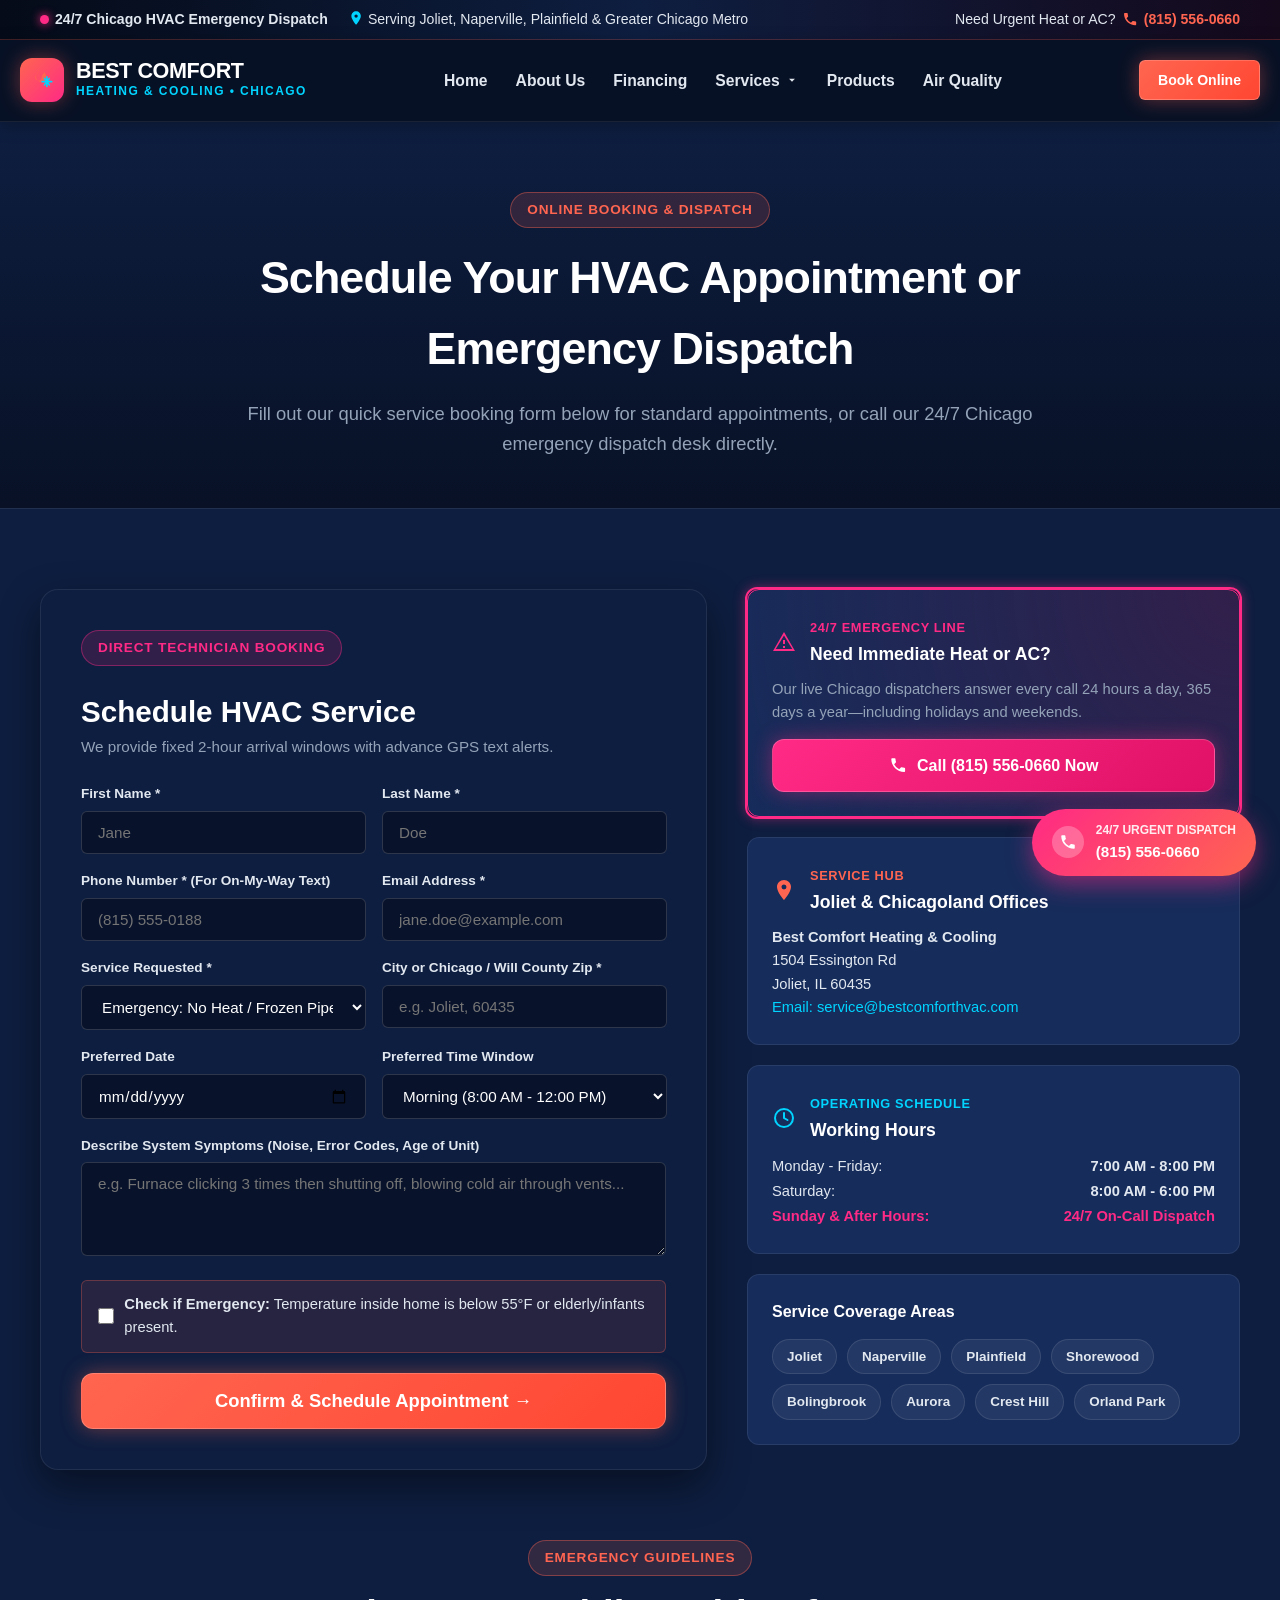
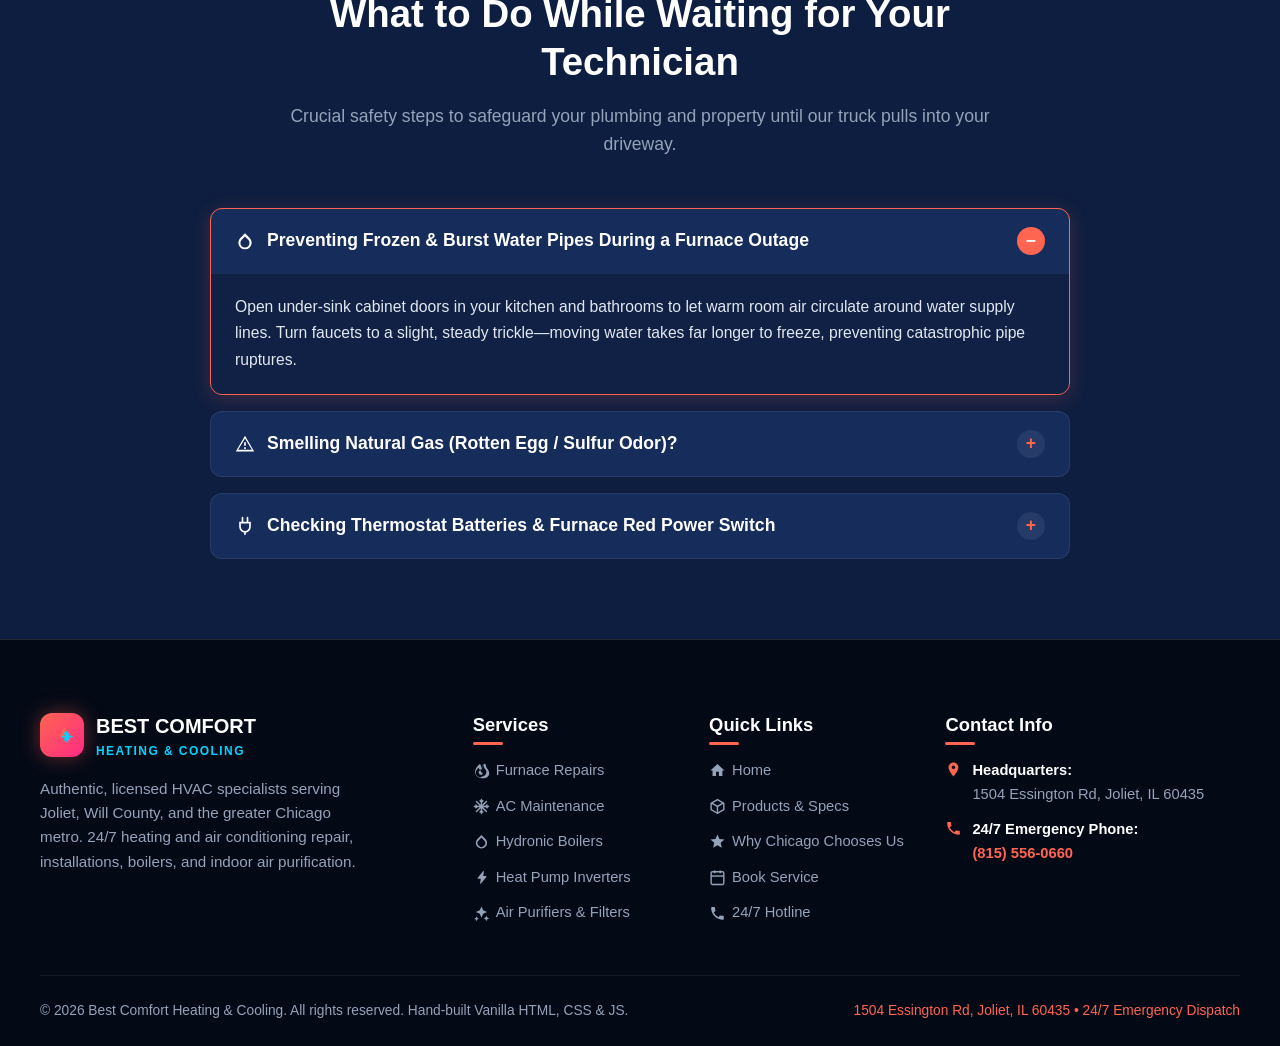
<file: contact.html>
<!DOCTYPE html>
<html lang="en">
<head>
  <meta charset="UTF-8">
  <meta name="viewport" content="width=device-width, initial-scale=1.0">
  <title>Contact &amp; Schedule Service | Best Comfort Heating &amp; Cooling</title>
  <meta name="description" content="Schedule furnace repair, AC maintenance, or emergency HVAC dispatch in Joliet, Naperville, and Greater Chicago. Available 24/7 at (815) 556-0660.">
  <link rel="stylesheet" href="assets/css/style.css">
  <link rel="stylesheet" href="assets/css/pages.css">
  <script src="assets/js/icons.js"></script>
</head>
<body>
  <svg id="svgSpriteDefs" style="display:none;" xmlns="http://www.w3.org/2000/svg">
  <defs>
    <symbol id="icon-fire" viewBox="0 0 24 24">
      <path d="M12 23c-4.97 0-9-4.03-9-9 0-4.12 2.76-7.86 5.86-10.37.78-.63 1.93-.15 2.06.85.22 1.69 1.08 3.19 2.08 4.26.17-2.19 1.13-4.22 2.72-5.74.83-.8 2.2-.28 2.3.87.28 3.09 1.76 5.13 2.98 6.42C22.04 12.43 23 14.15 23 16c0 3.86-3.14 7-7 7h-4zm0-2c3.87 0 7-3.13 7-7 0-1.42-.72-2.77-1.63-3.73-1.47-1.56-2.58-3.69-2.84-6.32-1.07 1.34-1.78 3.03-1.87 4.88-.06 1.1-.92 1.98-2.02 2.03-1.22.06-2.29-.86-2.39-2.08-.03-.39-.12-.76-.24-1.12-2.13 2.03-4.01 4.79-4.01 7.34 0 3.87 3.13 7 7 7zm-1-3c-1.66 0-3-1.34-3-3 0-1.31.84-2.41 2-2.83.55-.2 1.13.25 1.09.83-.07 1.07.78 1.98 1.86 2 .46.01.83.38.83.84 0 1.19-.88 2.16-2.04 2.16h-.74z"/>
    </symbol>

    <symbol id="icon-snowflake" viewBox="0 0 24 24">
      <path d="M12 2v20M2 12h20M4.93 4.93l14.14 14.14M4.93 19.07L19.07 4.93M12 6l2-2m-4 0l2 2m0 12l2 2m-4 0l2-2m-6-6l-2-2m0 4l2-2m12 0l2-2m0 4l-2-2" fill="none" stroke="currentColor" stroke-width="2" stroke-linecap="round"/>
    </symbol>

    <symbol id="icon-bolt" viewBox="0 0 24 24">
      <path d="M11 21h-1l1-7H7.5c-.88 0-1.33-1.06-.71-1.69L14.5 3h1l-1 7h3.5c.88 0 1.33 1.06.71 1.69L11 21z"/>
    </symbol>

    <symbol id="icon-shield" viewBox="0 0 24 24">
      <path d="M12 2L4 5v6.09c0 5.05 3.41 9.76 8 10.91 4.59-1.15 8-5.86 8-10.91V5l-8-3zm-1.25 14.25l-3.75-3.75 1.41-1.41 2.34 2.34 5.34-5.34 1.41 1.41-6.75 6.75z"/>
    </symbol>

    <symbol id="icon-droplet" viewBox="0 0 24 24">
      <path d="M12 2.69l5.66 5.66a8 8 0 1 1-11.31 0L12 2.69zm0 3.83L8.05 10.46a5.5 5.5 0 1 0 7.78 0L12 6.52z"/>
    </symbol>

    <symbol id="icon-sparkles" viewBox="0 0 24 24">
      <path d="M12 2l2.4 5.6L20 10l-5.6 2.4L12 18l-2.4-5.6L4 10l5.6-2.4zm7 13l1.2 2.8L23 19l-2.8 1.2L19 23l-1.2-2.8L15 19l2.8-1.2zM5 16l1 2.5L8.5 19.5 6 20.5 5 23l-1-2.5L1.5 19.5 4 18.5z"/>
    </symbol>

    <symbol id="icon-tools" viewBox="0 0 24 24">
      <path d="M22.7 19l-9.1-9.1c.9-2.3.4-5-1.5-6.9-2-2-5-2.4-7.4-1.3L9 6 6 9 1.6 4.7C.5 7.1.9 10.1 2.9 12.1c1.9 1.9 4.6 2.4 6.9 1.5l9.1 9.1c.4.4 1 .4 1.4 0l2.3-2.3c.5-.4.5-1.1.1-1.4z"/>
    </symbol>

    <symbol id="icon-phone" viewBox="0 0 24 24">
      <path d="M20.01 15.38c-1.23 0-2.42-.2-3.53-.56-.35-.12-.74-.03-1.01.24l-2.2 2.2a15.05 15.05 0 0 1-6.59-6.59l2.2-2.21c.28-.26.36-.65.25-1C8.7 6.35 8.5 5.16 8.5 3.93 8.5 3.42 8.08 3 7.57 3H4.06C3.55 3 3 3.42 3 3.93 3 13.36 10.64 21 20.01 21c.51 0 .99-.55.99-1.06v-3.56c0-.51-.42-.99-.99-.99z"/>
    </symbol>

    <symbol id="icon-map-pin" viewBox="0 0 24 24">
      <path d="M12 2C8.13 2 5 5.13 5 9c0 5.25 7 13 7 13s7-7.75 7-13c0-3.87-3.13-7-7-7zm0 9.5a2.5 2.5 0 0 1 0-5 2.5 2.5 0 0 1 0 5z"/>
    </symbol>

    <symbol id="icon-star" viewBox="0 0 24 24">
      <path d="M12 17.27L18.18 21l-1.64-7.03L22 9.24l-7.19-.61L12 2 9.19 8.63 2 9.24l5.46 4.73L5.82 21z"/>
    </symbol>

    <symbol id="icon-clock" viewBox="0 0 24 24">
      <circle cx="12" cy="12" r="9" fill="none" stroke="currentColor" stroke-width="2"/>
      <polyline points="12,7 12,12 15.5,14" fill="none" stroke="currentColor" stroke-width="2" stroke-linecap="round"/>
    </symbol>

    <symbol id="icon-alert" viewBox="0 0 24 24">
      <path d="M12 2L1 21h22L12 2zm0 3.5L20.25 19H3.75L12 5.5zM11 10v4h2v-4h-2zm0 6v2h2v-2h-2z"/>
    </symbol>

    <symbol id="icon-home" viewBox="0 0 24 24">
      <path d="M10 20v-6h4v6h5v-8h3L12 3 2 12h3v8z"/>
    </symbol>

    <symbol id="icon-package" viewBox="0 0 24 24">
      <path d="M21 16.5l-9 5.2-9-5.2V7.5l9-5.2 9 5.2v9z" fill="none" stroke="currentColor" stroke-width="2"/>
      <polyline points="3.27,6.96 12,12.01 20.73,6.96" fill="none" stroke="currentColor" stroke-width="2"/>
      <line x1="12" y1="22.08" x2="12" y2="12" stroke="currentColor" stroke-width="2"/>
    </symbol>

    <symbol id="icon-tag" viewBox="0 0 24 24">
      <path d="M21.41 11.58l-9-9C12.05 2.22 11.55 2 11 2H4c-1.1 0-2 .9-2 2v7c0 .55.22 1.05.59 1.42l9 9c.36.36.86.58 1.41.58.55 0 1.05-.22 1.41-.59l7-7c.37-.36.59-.86.59-1.41 0-.55-.23-1.06-.59-1.42zM5.5 7C4.67 7 4 6.33 4 5.5S4.67 4 5.5 4 7 4.67 7 5.5 6.33 7 5.5 7z"/>
    </symbol>

    <symbol id="icon-smartphone" viewBox="0 0 24 24">
      <rect x="5" y="2" width="14" height="20" rx="3" fill="none" stroke="currentColor" stroke-width="2"/>
      <line x1="10" y1="5" x2="14" y2="5" stroke="currentColor" stroke-width="2" stroke-linecap="round"/>
      <circle cx="12" cy="18" r="1" fill="currentColor"/>
    </symbol>

    <symbol id="icon-dollar" viewBox="0 0 24 24">
      <circle cx="12" cy="12" r="9" fill="none" stroke="currentColor" stroke-width="2"/>
      <path d="M12 6v12M15 9.5c0-1.38-1.34-2.5-3-2.5s-3 1.12-3 2.5 1.34 2.5 3 2.5 3 1.12 3 2.5-1.34 2.5-3 2.5-3-1.12-3-2.5" fill="none" stroke="currentColor" stroke-width="2" stroke-linecap="round"/>
    </symbol>

    <symbol id="icon-award" viewBox="0 0 24 24">
      <circle cx="12" cy="8" r="6" fill="none" stroke="currentColor" stroke-width="2"/>
      <polyline points="8.21,13.89 7,22 12,19 17,22 15.79,13.88" fill="none" stroke="currentColor" stroke-width="2"/>
    </symbol>

    <symbol id="icon-volume" viewBox="0 0 24 24">
      <polygon points="11,5 6,9 2,9 2,15 6,15 11,19" fill="currentColor"/>
      <path d="M15.54 8.46a5 5 0 0 1 0 7.07M19.07 4.93a10 10 0 0 1 0 14.14" fill="none" stroke="currentColor" stroke-width="2" stroke-linecap="round"/>
    </symbol>

    <symbol id="icon-refresh" viewBox="0 0 24 24">
      <path d="M21.5 2v6h-6M21.34 15.57a10 10 0 1 1-.57-8.38l6.73-5.19" fill="none" stroke="currentColor" stroke-width="2" stroke-linecap="round"/>
    </symbol>

    <symbol id="icon-leaf" viewBox="0 0 24 24">
      <path d="M17 8C8 10 5.9 16.17 3.82 21.34L5.71 22l1-2.3A4.49 4.49 0 0 0 8 20C19 20 22 3 22 3c-1 2-8 2-13 4 5.24 3.73 7 7 7 7s-3-1-6-1c-1 0-2 .1-3 .3C3.5 12 6.5 8 17 8z"/>
    </symbol>

    <symbol id="icon-sun" viewBox="0 0 24 24">
      <circle cx="12" cy="12" r="5" fill="currentColor"/>
      <path d="M12 1v2m0 18v2M4.22 4.22l1.42 1.42m12.72 12.72l1.42 1.42M1 12h2m18 0h2M4.22 19.78l1.42-1.42M18.36 5.64l1.42-1.42" stroke="currentColor" stroke-width="2" stroke-linecap="round"/>
    </symbol>

    <symbol id="icon-wind" viewBox="0 0 24 24">
      <path d="M9.59 4.59A2 2 0 1 1 11 8H2m10.59 11.41A2 2 0 1 0 14 16H2m15.73-8.27A2.5 2.5 0 1 1 19.5 12H2" fill="none" stroke="currentColor" stroke-width="2" stroke-linecap="round"/>
    </symbol>

    <symbol id="icon-plug" viewBox="0 0 24 24">
      <path d="M9 2v6m6-6v6M6 8h12v5a6 6 0 0 1-12 0V8zm6 11v3" fill="none" stroke="currentColor" stroke-width="2" stroke-linecap="round"/>
    </symbol>

    <symbol id="icon-ruler" viewBox="0 0 24 24">
      <rect x="2" y="7" width="20" height="10" rx="2" fill="none" stroke="currentColor" stroke-width="2"/>
      <line x1="6" y1="7" x2="6" y2="12" stroke="currentColor" stroke-width="2"/>
      <line x1="10" y1="7" x2="10" y2="10" stroke="currentColor" stroke-width="2"/>
      <line x1="14" y1="7" x2="14" y2="12" stroke="currentColor" stroke-width="2"/>
      <line x1="18" y1="7" x2="18" y2="10" stroke="currentColor" stroke-width="2"/>
    </symbol>

    <symbol id="icon-calendar" viewBox="0 0 24 24">
      <rect x="3" y="4" width="18" height="18" rx="2" fill="none" stroke="currentColor" stroke-width="2"/>
      <line x1="16" y1="2" x2="16" y2="6" stroke="currentColor" stroke-width="2"/>
      <line x1="8" y1="2" x2="8" y2="6" stroke="currentColor" stroke-width="2"/>
      <line x1="3" y1="10" x2="21" y2="10" stroke="currentColor" stroke-width="2"/>
    </symbol>

    <symbol id="icon-search" viewBox="0 0 24 24">
      <circle cx="11" cy="11" r="8" fill="none" stroke="currentColor" stroke-width="2"/>
      <line x1="21" y1="21" x2="16.65" y2="16.65" stroke="currentColor" stroke-width="2" stroke-linecap="round"/>
    </symbol>

    <symbol id="icon-eye" viewBox="0 0 24 24">
      <path d="M12 4.5C7 4.5 2.73 7.61 1 12c1.73 4.39 6 7.5 11 7.5s9.27-3.11 11-7.5c-1.73-4.39-6-7.5-11-7.5zm0 12.5a5 5 0 1 1 0-10 5 5 0 0 1 0 10zm0-8a3 3 0 1 0 0 6 3 3 0 0 0 0-6z"/>
    </symbol>

    <symbol id="icon-check-circle" viewBox="0 0 24 24">
      <circle cx="12" cy="12" r="9" fill="none" stroke="currentColor" stroke-width="2"/>
      <polyline points="8,12 11,15 16,9" fill="none" stroke="currentColor" stroke-width="2" stroke-linecap="round"/>
    </symbol>

    <symbol id="icon-brand-flame-ice" viewBox="0 0 32 32">
      <path d="M12 4c-.3 1.2-1 2.2-1.7 3.2C9.3 8.7 8.6 10.2 8.6 12.1c0 3.5 2.9 6.4 6.4 6.4s6.4-2.9 6.4-6.4c0-2.6-1.3-4.6-2.8-6.1-.2 1-.7 2-1.4 2.7-.9.9-1.5 2.5-1.5 4.1 0 2.2-1.8 4-4 4s-4-1.8-4-4c0-1.4.6-2.6 1.6-3.6.5-.6 1-1.2 1.4-1.9.5-1.1.6-2.2.3-3.3z" fill="#ff6550"/>
      <path d="M22 12v12m-6-6h12m-9-4l6 8m-6 0l6-8" fill="none" stroke="#00d4ff" stroke-width="2" stroke-linecap="round"/>
    </symbol>

    <symbol id="icon-mail" viewBox="0 0 24 24">
      <path d="M4 4h16c1.1 0 2 .9 2 2v12c0 1.1-.9 2-2 2H4c-1.1 0-2-.9-2-2V6c0-1.1.9-2 2-2z" fill="none" stroke="currentColor" stroke-width="2"/>
      <polyline points="22,6 12,13 2,6" fill="none" stroke="currentColor" stroke-width="2"/>
    </symbol>

    <symbol id="icon-diamond" viewBox="0 0 24 24">
      <polygon points="12,2 22,12 12,22 2,12" fill="currentColor"/>
    </symbol>

    <symbol id="icon-target" viewBox="0 0 24 24">
      <circle cx="12" cy="12" r="10" fill="none" stroke="currentColor" stroke-width="2"/>
      <circle cx="12" cy="12" r="6" fill="none" stroke="currentColor" stroke-width="2"/>
      <circle cx="12" cy="12" r="2" fill="currentColor"/>
    </symbol>

    <symbol id="icon-users" viewBox="0 0 24 24">
      <path d="M17 21v-2a4 4 0 0 0-4-4H5a4 4 0 0 0-4 4v2" fill="none" stroke="currentColor" stroke-width="2" stroke-linecap="round"/>
      <circle cx="9" cy="7" r="4" fill="none" stroke="currentColor" stroke-width="2"/>
      <path d="M23 21v-2a4 4 0 0 0-3-3.87M16 3.13a4 4 0 0 1 0 7.75" fill="none" stroke="currentColor" stroke-width="2" stroke-linecap="round"/>
    </symbol>
  </defs>
</svg>

    <aside class="top-bar" aria-label="Emergency Announcement">
    <div class="container top-bar-inner">
      <div class="top-bar-info">
        <div class="top-bar-item">
          <span class="emergency-pulse"></span>
          <strong>24/7 Chicago HVAC Emergency Dispatch</strong>
        </div>
        <div class="top-bar-item">
          <span><svg class="svg-icon" style="color:var(--rich-blue-electric);"><use href="#icon-map-pin"></use></svg> Serving Joliet, Naperville, Plainfield &amp; Greater Chicago Metro</span>
        </div>
      </div>
      <div class="top-bar-item">
        <span>Need Urgent Heat or AC?</span>
        <a href="tel:8155560660" class="top-phone-link" id="topEmergencyCall">
          <svg class="svg-icon"><use href="#icon-phone"></use></svg> (815) 556-0660
        </a>
      </div>
    </div>
  </aside>

  <header class="site-header">
    <div class="container header-inner">
      <a href="index.html" class="logo-brand">
        <div class="logo-icon">
          <svg class="svg-icon"><use href="#icon-brand-flame-ice"></use></svg>
        </div>
        <div class="logo-text">
          <h1>BEST COMFORT</h1>
          <span>HEATING &amp; COOLING • CHICAGO</span>
        </div>
      </a>

      <nav class="nav-menu" aria-label="Main Navigation">
        <a href="index.html" class="nav-link" id="navHome">Home</a>
        <a href="about.html" class="nav-link" id="navAbout">About Us</a>
        <a href="financing.html" class="nav-link" id="navFinancing">Financing</a>

        <div class="nav-item-dropdown" id="navServicesDropdown">
          <a href="services.html" class="nav-link dropdown-toggle" id="navServices">
            Services
            <svg class="dropdown-arrow" viewBox="0 0 24 24" width="14" height="14"><path d="M7 10l5 5 5-5z" fill="currentColor"/></svg>
          </a>
          <div class="dropdown-menu">
            <div class="dropdown-header">
              <span class="dropdown-title">HVAC Solutions by Sector</span>
              <a href="services.html" class="dropdown-view-all">All Services &rarr;</a>
            </div>
            <div class="dropdown-grid">
              <a href="services-residential.html" class="dropdown-link">
                <div class="dropdown-link-icon icon-residential"><svg class="svg-icon"><use href="#icon-home"></use></svg></div>
                <div class="dropdown-link-info">
                  <span class="dropdown-link-title">Residential</span>
                  <span class="dropdown-link-desc">Single-family homes &amp; condos</span>
                </div>
              </a>
              <a href="services-commercial.html" class="dropdown-link">
                <div class="dropdown-link-icon icon-commercial"><svg class="svg-icon"><use href="#icon-tools"></use></svg></div>
                <div class="dropdown-link-info">
                  <span class="dropdown-link-title">Commercial</span>
                  <span class="dropdown-link-desc">Offices, retail &amp; plazas</span>
                </div>
              </a>
              <a href="services-light-industrial.html" class="dropdown-link">
                <div class="dropdown-link-icon icon-light-ind"><svg class="svg-icon"><use href="#icon-bolt"></use></svg></div>
                <div class="dropdown-link-info">
                  <span class="dropdown-link-title">Light Industrial</span>
                  <span class="dropdown-link-desc">Workshops &amp; auto bays</span>
                </div>
              </a>
              <a href="services-industrial.html" class="dropdown-link">
                <div class="dropdown-link-icon icon-industrial"><svg class="svg-icon"><use href="#icon-target"></use></svg></div>
                <div class="dropdown-link-info">
                  <span class="dropdown-link-title">Industrial</span>
                  <span class="dropdown-link-desc">Plants, factories &amp; chillers</span>
                </div>
              </a>
              <a href="services-churches.html" class="dropdown-link">
                <div class="dropdown-link-icon icon-churches"><svg class="svg-icon"><use href="#icon-award"></use></svg></div>
                <div class="dropdown-link-info">
                  <span class="dropdown-link-title">Churches</span>
                  <span class="dropdown-link-desc">Places of worship &amp; halls</span>
                </div>
              </a>
              <a href="services-medical.html" class="dropdown-link">
                <div class="dropdown-link-icon icon-medical"><svg class="svg-icon"><use href="#icon-shield"></use></svg></div>
                <div class="dropdown-link-info">
                  <span class="dropdown-link-title">Medical Facilities</span>
                  <span class="dropdown-link-desc">Clinics, labs &amp; cleanrooms</span>
                </div>
              </a>
              <a href="services-educational.html" class="dropdown-link">
                <div class="dropdown-link-icon icon-educational"><svg class="svg-icon"><use href="#icon-star"></use></svg></div>
                <div class="dropdown-link-info">
                  <span class="dropdown-link-title">Educational Facilities</span>
                  <span class="dropdown-link-desc">K-12 schools &amp; universities</span>
                </div>
              </a>
            </div>
          </div>
        </div>

        <a href="products.html" class="nav-link" id="navProducts">Products</a>
        <a href="air-quality.html" class="nav-link" id="navAirQuality">Air Quality</a>
      </nav>

      <div class="nav-actions">
        <a href="contact.html" class="btn btn-salmon btn-sm active" id="navBookOnline">Book Online</a>
        <button class="mobile-toggle" aria-label="Toggle Menu">
          <span></span>
          <span></span>
          <span></span>
        </button>
      </div>
    </div>
  </header>

  <div class="mobile-backdrop"></div>
  <div class="mobile-nav-drawer">
    <div class="mobile-drawer-header">
      <div class="logo-text">
        <h2 style="font-size:1.15rem; color:#fff; font-weight:800;">BEST COMFORT</h2>
        <span style="color:var(--rich-blue-electric); font-size:0.75rem;">HVAC SPECIALISTS</span>
      </div>
      <button class="mobile-close-btn">&times;</button>
    </div>
    <div class="mobile-menu-list">
      <a href="index.html" class="nav-link"><svg class="svg-icon"><use href="#icon-home"></use></svg> Home</a>
      <a href="about.html" class="nav-link"><svg class="svg-icon"><use href="#icon-star"></use></svg> About Us</a>
      <a href="financing.html" class="nav-link"><svg class="svg-icon"><use href="#icon-dollar"></use></svg> Financing (0% APR)</a>
      
      <div class="mobile-dropdown-item">
        <div class="mobile-dropdown-trigger">
          <a href="services.html" class="nav-link"><svg class="svg-icon"><use href="#icon-tools"></use></svg> Services</a>
          <button type="button" class="mobile-sub-toggle" aria-label="Toggle Services Submenu">&#9662;</button>
        </div>
        <div class="mobile-sub-menu">
          <a href="services-residential.html" class="mobile-sub-link">&bull; Residential</a>
          <a href="services-commercial.html" class="mobile-sub-link">&bull; Commercial</a>
          <a href="services-light-industrial.html" class="mobile-sub-link">&bull; Light Industrial</a>
          <a href="services-industrial.html" class="mobile-sub-link">&bull; Industrial</a>
          <a href="services-churches.html" class="mobile-sub-link">&bull; Churches</a>
          <a href="services-medical.html" class="mobile-sub-link">&bull; Medical Facilities</a>
          <a href="services-educational.html" class="mobile-sub-link">&bull; Educational Facilities</a>
        </div>
      </div>

      <a href="products.html" class="nav-link"><svg class="svg-icon"><use href="#icon-package"></use></svg> Products</a>
      <a href="air-quality.html" class="nav-link"><svg class="svg-icon"><use href="#icon-wind"></use></svg> Air Quality</a>
      <a href="contact.html" class="nav-link active"><svg class="svg-icon"><use href="#icon-calendar"></use></svg> Book Online / Contact</a>
    </div>
    <div style="margin-top:auto;">
      <a href="tel:8155560660" class="btn btn-pink" style="width:100%; text-align:center;">
        <svg class="svg-icon"><use href="#icon-phone"></use></svg> Call (815) 556-0660
      </a>
    </div>
  </div>

  <section class="page-hero">
    <div class="container page-hero-inner">
      <div class="badge-pill badge-salmon">Online Booking &amp; Dispatch</div>
      <h1>Schedule Your HVAC Appointment or Emergency Dispatch</h1>
      <p>
        Fill out our quick service booking form below for standard appointments, or call our 24/7 Chicago emergency dispatch desk directly.
      </p>
    </div>
  </section>

  <main class="section section-navy">
    <div class="container">
      <div class="contact-layout">
        <div class="contact-card-box">
          <div style="margin-bottom:24px;">
            <span class="badge-pill badge-pink">Direct Technician Booking</span>
            <h2 style="font-size:1.85rem; color:#fff; font-weight:800; margin-top:8px;">Schedule HVAC Service</h2>
            <p style="color:var(--text-muted); font-size:0.95rem;">
              We provide fixed 2-hour arrival windows with advance GPS text alerts.
            </p>
          </div>

          <form id="contactBookingForm">
            <div class="grid-2" style="gap:16px;">
              <div class="form-group">
                <label for="bookFirstName">First Name *</label>
                <input type="text" id="bookFirstName" class="form-control" placeholder="Jane" required>
              </div>
              <div class="form-group">
                <label for="bookLastName">Last Name *</label>
                <input type="text" id="bookLastName" class="form-control" placeholder="Doe" required>
              </div>
            </div>

            <div class="grid-2" style="gap:16px;">
              <div class="form-group">
                <label for="bookPhone">Phone Number * (For On-My-Way Text)</label>
                <input type="tel" id="bookPhone" class="form-control" placeholder="(815) 555-0188" required>
              </div>
              <div class="form-group">
                <label for="bookEmail">Email Address *</label>
                <input type="email" id="bookEmail" class="form-control" placeholder="jane.doe@example.com" required>
              </div>
            </div>

            <div class="grid-2" style="gap:16px;">
              <div class="form-group">
                <label for="bookServiceType">Service Requested *</label>
                <select id="bookServiceType" class="form-control" required>
                  <option value="emergency-furnace">Emergency: No Heat / Frozen Pipes</option>
                  <option value="emergency-ac">Emergency: AC Breakdown / Water Leak</option>
                  <option value="tuneup-heat">Annual Furnace 28-Point Precision Tune-Up</option>
                  <option value="tuneup-ac">Spring AC 21-Point Optimization</option>
                  <option value="estimate-new">Free Estimate on New Heating &amp; AC System</option>
                  <option value="boiler">Boiler &amp; Radiant Heating Repair</option>
                  <option value="iaq">Whole-Home Humidifier &amp; UV Filter Install</option>
                </select>
              </div>
              <div class="form-group">
                <label for="bookZip">City or Chicago / Will County Zip *</label>
                <input type="text" id="bookZip" class="form-control" placeholder="e.g. Joliet, 60435" required>
              </div>
            </div>

            <div class="grid-2" style="gap:16px;">
              <div class="form-group">
                <label for="bookPreferredDate">Preferred Date</label>
                <input type="date" id="bookPreferredDate" class="form-control">
              </div>
              <div class="form-group">
                <label for="bookTimeWindow">Preferred Time Window</label>
                <select id="bookTimeWindow" class="form-control">
                  <option value="morning">Morning (8:00 AM - 12:00 PM)</option>
                  <option value="afternoon">Afternoon (12:00 PM - 4:00 PM)</option>
                  <option value="evening">Late Afternoon (4:00 PM - 7:00 PM)</option>
                  <option value="asap">ASAP / Urgent Emergency Dispatch</option>
                </select>
              </div>
            </div>

            <div class="form-group">
              <label for="bookNotes">Describe System Symptoms (Noise, Error Codes, Age of Unit)</label>
              <textarea id="bookNotes" rows="4" class="form-control" placeholder="e.g. Furnace clicking 3 times then shutting off, blowing cold air through vents..."></textarea>
            </div>

            <div style="background:rgba(255,101,80,0.1); border:1px solid rgba(255,101,80,0.3); border-radius:var(--radius-sm); padding:12px 16px; margin-bottom:20px;">
              <label style="display:flex; align-items:center; gap:10px; cursor:pointer; font-size:0.92rem; color:var(--text-light); margin:0;">
                <input type="checkbox" id="urgentCheck" style="width:18px; height:18px; accent-color:var(--vibrant-pink);">
                <span><strong>Check if Emergency:</strong> Temperature inside home is below 55°F or elderly/infants present.</span>
              </label>
            </div>

            <button type="submit" class="btn btn-salmon btn-lg" style="width:100%;" id="btnConfirmBooking">
              Confirm &amp; Schedule Appointment &rarr;
            </button>
            <div class="form-alert" id="bookingSuccessAlert"></div>
          </form>
        </div>

        <div class="contact-info-panel">
          <div class="info-card pulse-radar" style="border-color:var(--vibrant-pink); background:radial-gradient(circle at top right, rgba(255,42,133,0.15), var(--rich-blue-card));">
            <div class="info-card-header">
              <div class="info-card-icon" style="color:var(--vibrant-pink);">
                <svg class="svg-icon"><use href="#icon-alert"></use></svg>
              </div>
              <div>
                <span style="font-size:0.8rem; text-transform:uppercase; font-weight:700; color:var(--vibrant-pink); letter-spacing:0.05em;">24/7 Emergency Line</span>
                <h4>Need Immediate Heat or AC?</h4>
              </div>
            </div>
            <p style="color:var(--text-muted); font-size:0.92rem; margin-bottom:14px;">
              Our live Chicago dispatchers answer every call 24 hours a day, 365 days a year—including holidays and weekends.
            </p>
            <a href="tel:8155560660" class="btn btn-pink" style="width:100%; text-align:center;">
              <svg class="svg-icon"><use href="#icon-phone"></use></svg> Call (815) 556-0660 Now
            </a>
          </div>

          <div class="info-card">
            <div class="info-card-header">
              <div class="info-card-icon" style="color:var(--electric-salmon);">
                <svg class="svg-icon"><use href="#icon-map-pin"></use></svg>
              </div>
              <div>
                <span style="font-size:0.8rem; text-transform:uppercase; font-weight:700; color:var(--electric-salmon); letter-spacing:0.05em;">Service Hub</span>
                <h4>Joliet &amp; Chicagoland Offices</h4>
              </div>
            </div>
            <p style="color:var(--text-light); font-size:0.92rem; line-height:1.6;">
              <strong>Best Comfort Heating &amp; Cooling</strong><br>
              1504 Essington Rd<br>
              Joliet, IL 60435<br>
              <span style="color:var(--rich-blue-electric);">Email: service@bestcomforthvac.com</span>
            </p>
          </div>

          <div class="info-card">
            <div class="info-card-header">
              <div class="info-card-icon" style="color:var(--rich-blue-electric);">
                <svg class="svg-icon"><use href="#icon-clock"></use></svg>
              </div>
              <div>
                <span style="font-size:0.8rem; text-transform:uppercase; font-weight:700; color:var(--rich-blue-electric); letter-spacing:0.05em;">Operating Schedule</span>
                <h4>Working Hours</h4>
              </div>
            </div>
            <div style="font-size:0.92rem; color:var(--text-light); line-height:1.7;">
              <div style="display:flex; justify-content:space-between;">
                <span>Monday - Friday:</span>
                <strong>7:00 AM - 8:00 PM</strong>
              </div>
              <div style="display:flex; justify-content:space-between;">
                <span>Saturday:</span>
                <strong>8:00 AM - 6:00 PM</strong>
              </div>
              <div style="display:flex; justify-content:space-between; color:var(--vibrant-pink); font-weight:bold;">
                <span>Sunday &amp; After Hours:</span>
                <span>24/7 On-Call Dispatch</span>
              </div>
            </div>
          </div>

          <div class="info-card">
            <h4 style="margin-bottom:8px; font-size:1rem; color:#fff;">Service Coverage Areas</h4>
            <div class="chicago-areas-cloud">
              <span class="area-badge">Joliet</span>
              <span class="area-badge">Naperville</span>
              <span class="area-badge">Plainfield</span>
              <span class="area-badge">Shorewood</span>
              <span class="area-badge">Bolingbrook</span>
              <span class="area-badge">Aurora</span>
              <span class="area-badge">Crest Hill</span>
              <span class="area-badge">Orland Park</span>
            </div>
          </div>

        </div>
      </div>

      <div style="margin-top:70px;">
        <div class="section-header">
          <div class="badge-pill badge-salmon">Emergency Guidelines</div>
          <h2 class="section-title">What to Do While Waiting for Your Technician</h2>
          <p class="section-subtitle">
            Crucial safety steps to safeguard your plumbing and property until our truck pulls into your driveway.
          </p>
        </div>

        <div class="accordion-wrapper" style="max-width:860px; margin:0 auto;" data-single-open="true">
          <div class="accordion-item active">
            <button class="accordion-header">
              <div class="accordion-header-title">
                <span class="icon-tag"><svg class="svg-icon"><use href="#icon-droplet"></use></svg></span>
                <span>Preventing Frozen &amp; Burst Water Pipes During a Furnace Outage</span>
              </div>
              <span class="accordion-icon">&#9662;</span>
            </button>
            <div class="accordion-content">
              <div class="accordion-inner">
                Open under-sink cabinet doors in your kitchen and bathrooms to let warm room air circulate around water supply lines. Turn faucets to a slight, steady trickle—moving water takes far longer to freeze, preventing catastrophic pipe ruptures.
              </div>
            </div>
          </div>

          <div class="accordion-item">
            <button class="accordion-header">
              <div class="accordion-header-title">
                <span class="icon-tag"><svg class="svg-icon"><use href="#icon-alert"></use></svg></span>
                <span>Smelling Natural Gas (Rotten Egg / Sulfur Odor)?</span>
              </div>
              <span class="accordion-icon">&#9662;</span>
            </button>
            <div class="accordion-content">
              <div class="accordion-inner">
                If you detect a distinct rotten egg odor, do NOT flick light switches, turn on appliances, or use your phone inside the home. Immediately evacuate all household members and pets outside, then call Nicor Gas (888-642-6748) or 911 from a safe distance before calling our dispatch desk.
              </div>
            </div>
          </div>

          <div class="accordion-item">
            <button class="accordion-header">
              <div class="accordion-header-title">
                <span class="icon-tag"><svg class="svg-icon"><use href="#icon-plug"></use></svg></span>
                <span>Checking Thermostat Batteries &amp; Furnace Red Power Switch</span>
              </div>
              <span class="accordion-icon">&#9662;</span>
            </button>
            <div class="accordion-content">
              <div class="accordion-inner">
                Nearly 15% of winter no-heat calls are caused by dead AA batteries inside older wall thermostats, or someone accidentally flipping the red emergency furnace power toggle switch located at the top of the basement stairs. Check both switches first!
              </div>
            </div>
          </div>
        </div>
      </div>

    </div>
  </main>

  <button type="button" class="back-to-top" id="backToTopBtn" aria-label="Back to Top">
    <svg viewBox="0 0 24 24"><path d="M18 15l-6-6-6 6"/></svg>
  </button>

  <a href="tel:8155560660" class="floating-hotline">
    <div class="floating-hotline-icon">
      <svg class="svg-icon"><use href="#icon-phone"></use></svg>
    </div>
    <div>
      <span class="hotline-label" style="font-size:0.75rem; text-transform:uppercase; display:block; opacity:0.9;">24/7 Urgent Dispatch</span>
      <span>(815) 556-0660</span>
    </div>
  </a>

  <footer class="site-footer">
    <div class="container">
      <div class="footer-top">
        <div class="footer-brand">
          <div class="logo-brand">
            <div class="logo-icon">
              <svg class="svg-icon"><use href="#icon-brand-flame-ice"></use></svg>
            </div>
            <div class="logo-text">
              <h2 style="font-size:1.25rem; font-weight:800; color:#fff;">BEST COMFORT</h2>
              <span>HEATING &amp; COOLING</span>
            </div>
          </div>
          <p>
            Authentic, licensed HVAC specialists serving Joliet, Will County, and the greater Chicago metro. 24/7 heating and air conditioning repair, installations, boilers, and indoor air purification.
          </p>
        </div>

        <div class="footer-col">
          <h3>Services</h3>
          <div class="footer-links">
            <a href="services.html#heating"><svg class="svg-icon"><use href="#icon-fire"></use></svg> Furnace Repairs</a>
            <a href="services.html#cooling"><svg class="svg-icon"><use href="#icon-snowflake"></use></svg> AC Maintenance</a>
            <a href="services.html#heating"><svg class="svg-icon"><use href="#icon-droplet"></use></svg> Hydronic Boilers</a>
            <a href="services.html#cooling"><svg class="svg-icon"><use href="#icon-bolt"></use></svg> Heat Pump Inverters</a>
            <a href="services.html#iaq"><svg class="svg-icon"><use href="#icon-sparkles"></use></svg> Air Purifiers &amp; Filters</a>
          </div>
        </div>

        <div class="footer-col">
          <h3>Quick Links</h3>
          <div class="footer-links">
            <a href="index.html"><svg class="svg-icon"><use href="#icon-home"></use></svg> Home</a>
            <a href="products.html"><svg class="svg-icon"><use href="#icon-package"></use></svg> Products &amp; Specs</a>
            <a href="about.html"><svg class="svg-icon"><use href="#icon-star"></use></svg> Why Chicago Chooses Us</a>
            <a href="contact.html"><svg class="svg-icon"><use href="#icon-calendar"></use></svg> Book Service</a>
            <a href="tel:8155560660"><svg class="svg-icon"><use href="#icon-phone"></use></svg> 24/7 Hotline</a>
          </div>
        </div>

        <div class="footer-col">
          <h3>Contact Info</h3>
          <div class="footer-contact-item">
            <span><svg class="svg-icon" style="color:var(--electric-salmon);"><use href="#icon-map-pin"></use></svg></span>
            <div>
              <strong>Headquarters:</strong><br>
              1504 Essington Rd, Joliet, IL 60435
            </div>
          </div>
          <div class="footer-contact-item">
            <span><svg class="svg-icon" style="color:var(--electric-salmon);"><use href="#icon-phone"></use></svg></span>
            <div>
              <strong>24/7 Emergency Phone:</strong><br>
              <a href="tel:8155560660" style="color:var(--electric-salmon); font-weight:700;">(815) 556-0660</a>
            </div>
          </div>
        </div>
      </div>

      <div class="footer-bottom">
        <p>&copy; 2026 Best Comfort Heating &amp; Cooling. All rights reserved. Hand-built Vanilla HTML, CSS &amp; JS.</p>
        <p style="color:var(--electric-salmon);">1504 Essington Rd, Joliet, IL 60435 • 24/7 Emergency Dispatch</p>
      </div>
    </div>
  </footer>

  <script src="assets/js/main.js"></script>
  <script>
    document.addEventListener('DOMContentLoaded', () => {
      const form = document.querySelector('#contactBookingForm');
      if (!form) return;
      form.addEventListener('submit', (e) => {
        e.preventDefault();
        const alertBox = document.querySelector('#bookingSuccessAlert');
        const submitBtn = document.querySelector('#btnConfirmBooking');
        if (submitBtn) {
          submitBtn.disabled = true;
          submitBtn.textContent = 'Transmitting to Chicago Dispatch...';
        }
        setTimeout(() => {
          if (alertBox) {
            alertBox.className = 'form-alert success';
            alertBox.innerHTML = '<svg class="svg-icon" style="color:#34d399; margin-right:6px;"><use href="#icon-check-circle"></use></svg> <strong>Dispatch Confirmed!</strong> Your service ticket has been routed to our Will County / Chicago truck coordinator. A confirmation text has been dispatched to your mobile number.';
          }
          form.reset();
          if (submitBtn) {
            submitBtn.disabled = false;
            submitBtn.textContent = 'Confirm & Schedule Appointment →';
          }
        }, 800);
      });
    });

</script>
</body>
</html>
</file>
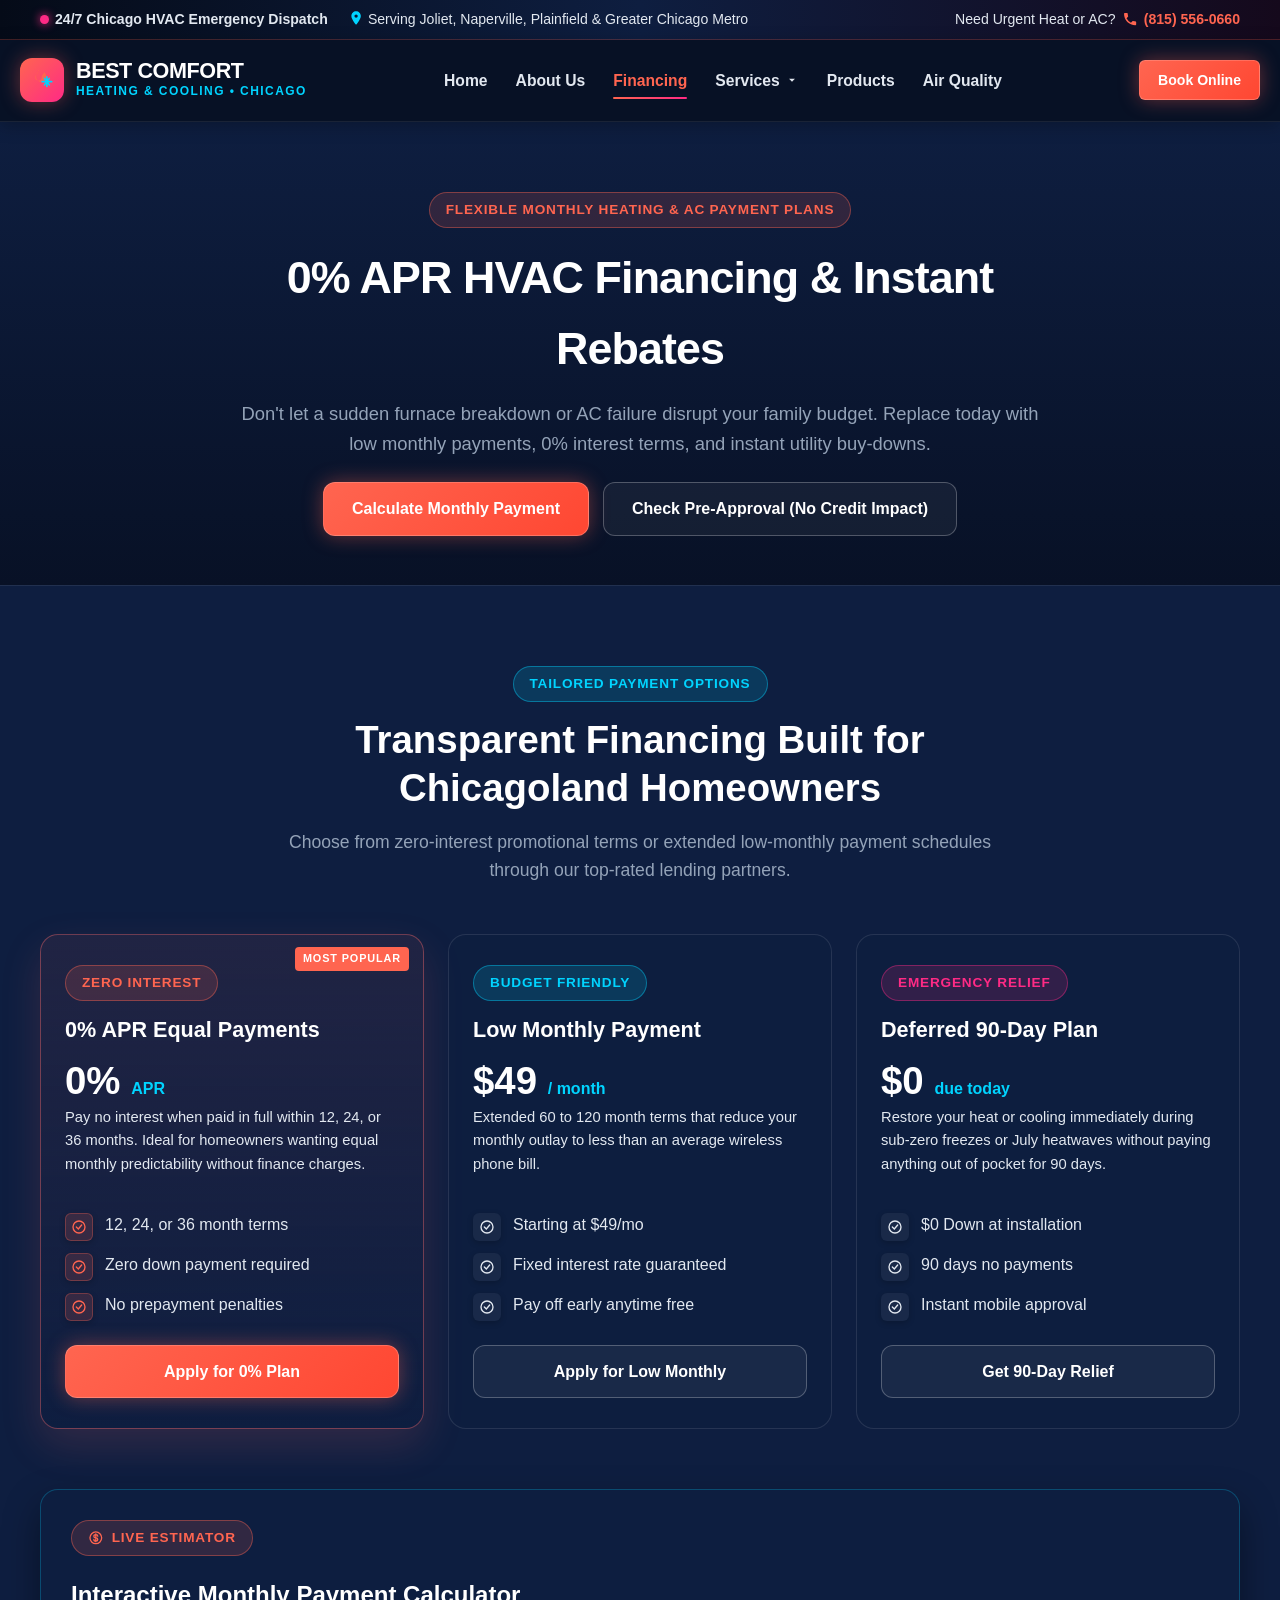
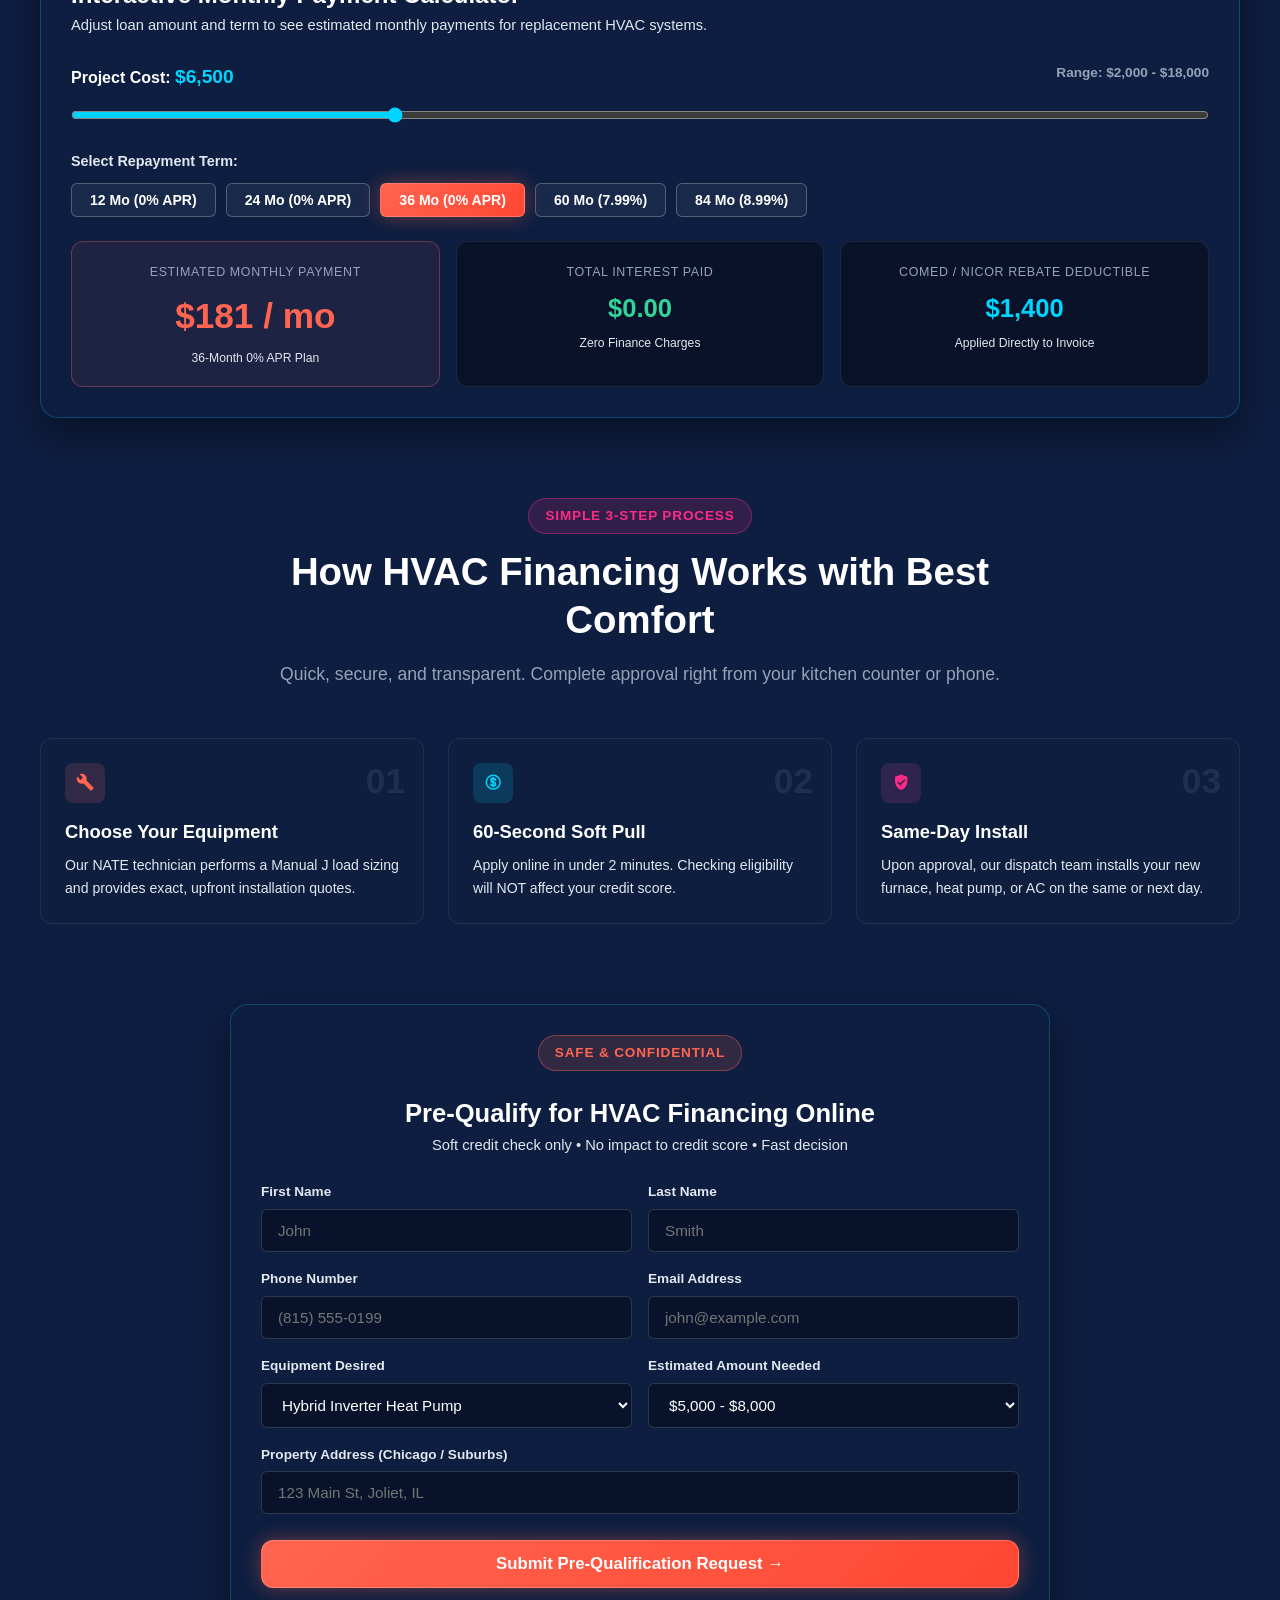
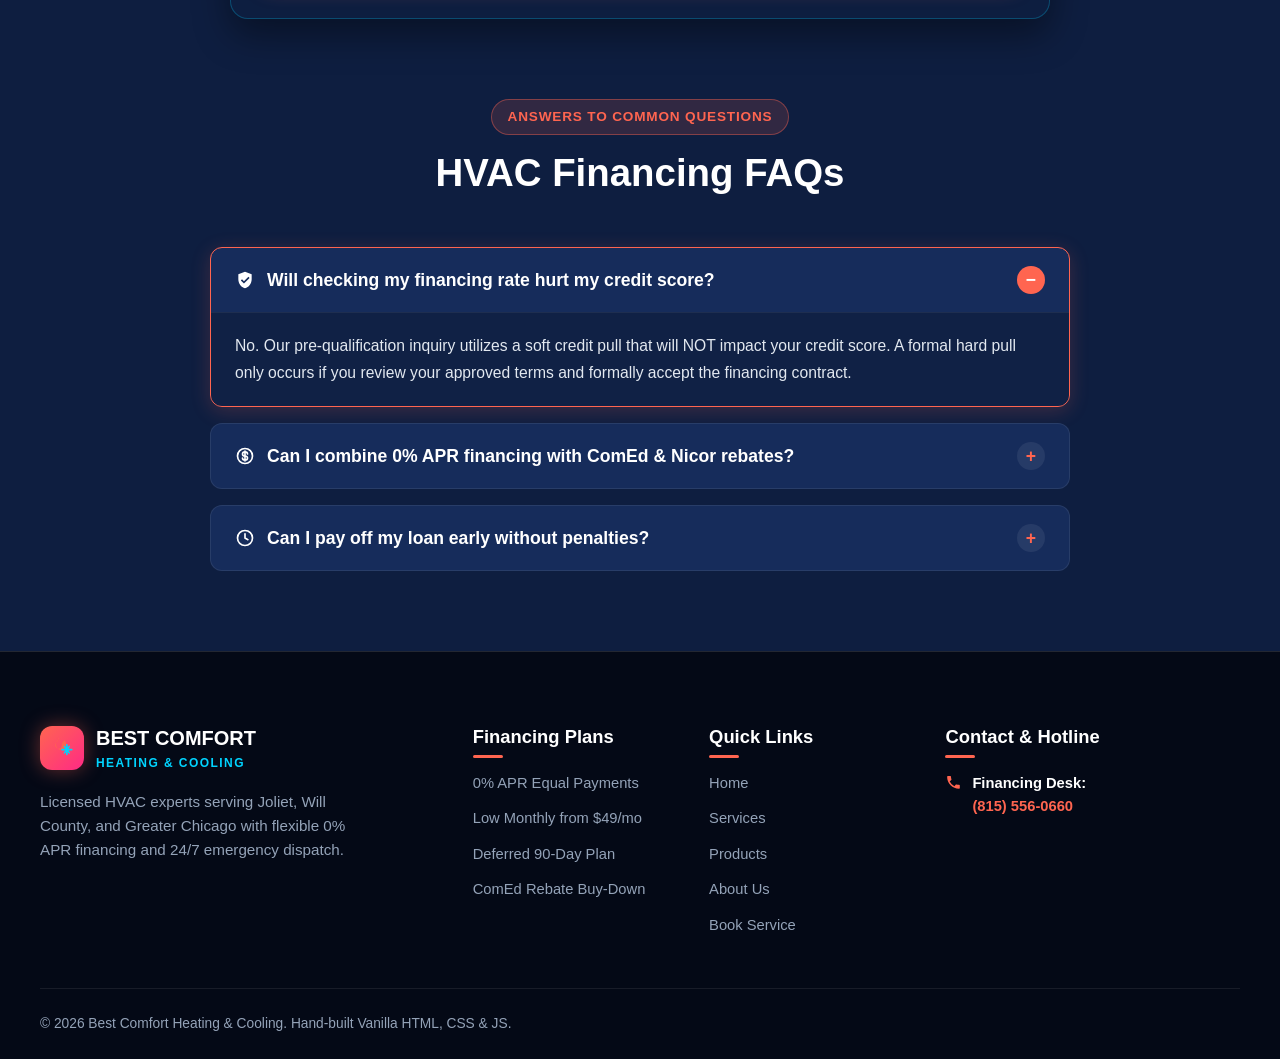
<file: financing.html>
<!DOCTYPE html>
<html lang="en">
<head>
  <meta charset="UTF-8">
  <meta name="viewport" content="width=device-width, initial-scale=1.0">
  <title>HVAC Financing &amp; 0% APR Payment Plans | Best Comfort Chicago</title>
  <meta name="description" content="Affordable heating and air conditioning financing with 0% APR options, payments starting at $49/mo, and instant approval across Joliet and Greater Chicago.">
  <link rel="stylesheet" href="assets/css/style.css">
  <link rel="stylesheet" href="assets/css/pages.css">
  <script src="assets/js/icons.js"></script>
</head>
<body>
  <svg id="svgSpriteDefs" style="display:none;" xmlns="http://www.w3.org/2000/svg">
  <defs>
    <symbol id="icon-fire" viewBox="0 0 24 24">
      <path d="M12 23c-4.97 0-9-4.03-9-9 0-4.12 2.76-7.86 5.86-10.37.78-.63 1.93-.15 2.06.85.22 1.69 1.08 3.19 2.08 4.26.17-2.19 1.13-4.22 2.72-5.74.83-.8 2.2-.28 2.3.87.28 3.09 1.76 5.13 2.98 6.42C22.04 12.43 23 14.15 23 16c0 3.86-3.14 7-7 7h-4zm0-2c3.87 0 7-3.13 7-7 0-1.42-.72-2.77-1.63-3.73-1.47-1.56-2.58-3.69-2.84-6.32-1.07 1.34-1.78 3.03-1.87 4.88-.06 1.1-.92 1.98-2.02 2.03-1.22.06-2.29-.86-2.39-2.08-.03-.39-.12-.76-.24-1.12-2.13 2.03-4.01 4.79-4.01 7.34 0 3.87 3.13 7 7 7zm-1-3c-1.66 0-3-1.34-3-3 0-1.31.84-2.41 2-2.83.55-.2 1.13.25 1.09.83-.07 1.07.78 1.98 1.86 2 .46.01.83.38.83.84 0 1.19-.88 2.16-2.04 2.16h-.74z"/>
    </symbol>

    <symbol id="icon-snowflake" viewBox="0 0 24 24">
      <path d="M12 2v20M2 12h20M4.93 4.93l14.14 14.14M4.93 19.07L19.07 4.93M12 6l2-2m-4 0l2 2m0 12l2 2m-4 0l2-2m-6-6l-2-2m0 4l2-2m12 0l2-2m0 4l-2-2" fill="none" stroke="currentColor" stroke-width="2" stroke-linecap="round"/>
    </symbol>

    <symbol id="icon-bolt" viewBox="0 0 24 24">
      <path d="M11 21h-1l1-7H7.5c-.88 0-1.33-1.06-.71-1.69L14.5 3h1l-1 7h3.5c.88 0 1.33 1.06.71 1.69L11 21z"/>
    </symbol>

    <symbol id="icon-shield" viewBox="0 0 24 24">
      <path d="M12 2L4 5v6.09c0 5.05 3.41 9.76 8 10.91 4.59-1.15 8-5.86 8-10.91V5l-8-3zm-1.25 14.25l-3.75-3.75 1.41-1.41 2.34 2.34 5.34-5.34 1.41 1.41-6.75 6.75z"/>
    </symbol>

    <symbol id="icon-droplet" viewBox="0 0 24 24">
      <path d="M12 2.69l5.66 5.66a8 8 0 1 1-11.31 0L12 2.69zm0 3.83L8.05 10.46a5.5 5.5 0 1 0 7.78 0L12 6.52z"/>
    </symbol>

    <symbol id="icon-sparkles" viewBox="0 0 24 24">
      <path d="M12 2l2.4 5.6L20 10l-5.6 2.4L12 18l-2.4-5.6L4 10l5.6-2.4zm7 13l1.2 2.8L23 19l-2.8 1.2L19 23l-1.2-2.8L15 19l2.8-1.2zM5 16l1 2.5L8.5 19.5 6 20.5 5 23l-1-2.5L1.5 19.5 4 18.5z"/>
    </symbol>

    <symbol id="icon-tools" viewBox="0 0 24 24">
      <path d="M22.7 19l-9.1-9.1c.9-2.3.4-5-1.5-6.9-2-2-5-2.4-7.4-1.3L9 6 6 9 1.6 4.7C.5 7.1.9 10.1 2.9 12.1c1.9 1.9 4.6 2.4 6.9 1.5l9.1 9.1c.4.4 1 .4 1.4 0l2.3-2.3c.5-.4.5-1.1.1-1.4z"/>
    </symbol>

    <symbol id="icon-phone" viewBox="0 0 24 24">
      <path d="M20.01 15.38c-1.23 0-2.42-.2-3.53-.56-.35-.12-.74-.03-1.01.24l-2.2 2.2a15.05 15.05 0 0 1-6.59-6.59l2.2-2.21c.28-.26.36-.65.25-1C8.7 6.35 8.5 5.16 8.5 3.93 8.5 3.42 8.08 3 7.57 3H4.06C3.55 3 3 3.42 3 3.93 3 13.36 10.64 21 20.01 21c.51 0 .99-.55.99-1.06v-3.56c0-.51-.42-.99-.99-.99z"/>
    </symbol>

    <symbol id="icon-map-pin" viewBox="0 0 24 24">
      <path d="M12 2C8.13 2 5 5.13 5 9c0 5.25 7 13 7 13s7-7.75 7-13c0-3.87-3.13-7-7-7zm0 9.5a2.5 2.5 0 0 1 0-5 2.5 2.5 0 0 1 0 5z"/>
    </symbol>

    <symbol id="icon-star" viewBox="0 0 24 24">
      <path d="M12 17.27L18.18 21l-1.64-7.03L22 9.24l-7.19-.61L12 2 9.19 8.63 2 9.24l5.46 4.73L5.82 21z"/>
    </symbol>

    <symbol id="icon-clock" viewBox="0 0 24 24">
      <circle cx="12" cy="12" r="9" fill="none" stroke="currentColor" stroke-width="2"/>
      <polyline points="12,7 12,12 15.5,14" fill="none" stroke="currentColor" stroke-width="2" stroke-linecap="round"/>
    </symbol>

    <symbol id="icon-alert" viewBox="0 0 24 24">
      <path d="M12 2L1 21h22L12 2zm0 3.5L20.25 19H3.75L12 5.5zM11 10v4h2v-4h-2zm0 6v2h2v-2h-2z"/>
    </symbol>

    <symbol id="icon-home" viewBox="0 0 24 24">
      <path d="M10 20v-6h4v6h5v-8h3L12 3 2 12h3v8z"/>
    </symbol>

    <symbol id="icon-package" viewBox="0 0 24 24">
      <path d="M21 16.5l-9 5.2-9-5.2V7.5l9-5.2 9 5.2v9z" fill="none" stroke="currentColor" stroke-width="2"/>
      <polyline points="3.27,6.96 12,12.01 20.73,6.96" fill="none" stroke="currentColor" stroke-width="2"/>
      <line x1="12" y1="22.08" x2="12" y2="12" stroke="currentColor" stroke-width="2"/>
    </symbol>

    <symbol id="icon-tag" viewBox="0 0 24 24">
      <path d="M21.41 11.58l-9-9C12.05 2.22 11.55 2 11 2H4c-1.1 0-2 .9-2 2v7c0 .55.22 1.05.59 1.42l9 9c.36.36.86.58 1.41.58.55 0 1.05-.22 1.41-.59l7-7c.37-.36.59-.86.59-1.41 0-.55-.23-1.06-.59-1.42zM5.5 7C4.67 7 4 6.33 4 5.5S4.67 4 5.5 4 7 4.67 7 5.5 6.33 7 5.5 7z"/>
    </symbol>

    <symbol id="icon-smartphone" viewBox="0 0 24 24">
      <rect x="5" y="2" width="14" height="20" rx="3" fill="none" stroke="currentColor" stroke-width="2"/>
      <line x1="10" y1="5" x2="14" y2="5" stroke="currentColor" stroke-width="2" stroke-linecap="round"/>
      <circle cx="12" cy="18" r="1" fill="currentColor"/>
    </symbol>

    <symbol id="icon-dollar" viewBox="0 0 24 24">
      <circle cx="12" cy="12" r="9" fill="none" stroke="currentColor" stroke-width="2"/>
      <path d="M12 6v12M15 9.5c0-1.38-1.34-2.5-3-2.5s-3 1.12-3 2.5 1.34 2.5 3 2.5 3 1.12 3 2.5-1.34 2.5-3 2.5-3-1.12-3-2.5" fill="none" stroke="currentColor" stroke-width="2" stroke-linecap="round"/>
    </symbol>

    <symbol id="icon-award" viewBox="0 0 24 24">
      <circle cx="12" cy="8" r="6" fill="none" stroke="currentColor" stroke-width="2"/>
      <polyline points="8.21,13.89 7,22 12,19 17,22 15.79,13.88" fill="none" stroke="currentColor" stroke-width="2"/>
    </symbol>

    <symbol id="icon-volume" viewBox="0 0 24 24">
      <polygon points="11,5 6,9 2,9 2,15 6,15 11,19" fill="currentColor"/>
      <path d="M15.54 8.46a5 5 0 0 1 0 7.07M19.07 4.93a10 10 0 0 1 0 14.14" fill="none" stroke="currentColor" stroke-width="2" stroke-linecap="round"/>
    </symbol>

    <symbol id="icon-refresh" viewBox="0 0 24 24">
      <path d="M21.5 2v6h-6M21.34 15.57a10 10 0 1 1-.57-8.38l6.73-5.19" fill="none" stroke="currentColor" stroke-width="2" stroke-linecap="round"/>
    </symbol>

    <symbol id="icon-leaf" viewBox="0 0 24 24">
      <path d="M17 8C8 10 5.9 16.17 3.82 21.34L5.71 22l1-2.3A4.49 4.49 0 0 0 8 20C19 20 22 3 22 3c-1 2-8 2-13 4 5.24 3.73 7 7 7 7s-3-1-6-1c-1 0-2 .1-3 .3C3.5 12 6.5 8 17 8z"/>
    </symbol>

    <symbol id="icon-sun" viewBox="0 0 24 24">
      <circle cx="12" cy="12" r="5" fill="currentColor"/>
      <path d="M12 1v2m0 18v2M4.22 4.22l1.42 1.42m12.72 12.72l1.42 1.42M1 12h2m18 0h2M4.22 19.78l1.42-1.42M18.36 5.64l1.42-1.42" stroke="currentColor" stroke-width="2" stroke-linecap="round"/>
    </symbol>

    <symbol id="icon-wind" viewBox="0 0 24 24">
      <path d="M9.59 4.59A2 2 0 1 1 11 8H2m10.59 11.41A2 2 0 1 0 14 16H2m15.73-8.27A2.5 2.5 0 1 1 19.5 12H2" fill="none" stroke="currentColor" stroke-width="2" stroke-linecap="round"/>
    </symbol>

    <symbol id="icon-plug" viewBox="0 0 24 24">
      <path d="M9 2v6m6-6v6M6 8h12v5a6 6 0 0 1-12 0V8zm6 11v3" fill="none" stroke="currentColor" stroke-width="2" stroke-linecap="round"/>
    </symbol>

    <symbol id="icon-ruler" viewBox="0 0 24 24">
      <rect x="2" y="7" width="20" height="10" rx="2" fill="none" stroke="currentColor" stroke-width="2"/>
      <line x1="6" y1="7" x2="6" y2="12" stroke="currentColor" stroke-width="2"/>
      <line x1="10" y1="7" x2="10" y2="10" stroke="currentColor" stroke-width="2"/>
      <line x1="14" y1="7" x2="14" y2="12" stroke="currentColor" stroke-width="2"/>
      <line x1="18" y1="7" x2="18" y2="10" stroke="currentColor" stroke-width="2"/>
    </symbol>

    <symbol id="icon-calendar" viewBox="0 0 24 24">
      <rect x="3" y="4" width="18" height="18" rx="2" fill="none" stroke="currentColor" stroke-width="2"/>
      <line x1="16" y1="2" x2="16" y2="6" stroke="currentColor" stroke-width="2"/>
      <line x1="8" y1="2" x2="8" y2="6" stroke="currentColor" stroke-width="2"/>
      <line x1="3" y1="10" x2="21" y2="10" stroke="currentColor" stroke-width="2"/>
    </symbol>

    <symbol id="icon-search" viewBox="0 0 24 24">
      <circle cx="11" cy="11" r="8" fill="none" stroke="currentColor" stroke-width="2"/>
      <line x1="21" y1="21" x2="16.65" y2="16.65" stroke="currentColor" stroke-width="2" stroke-linecap="round"/>
    </symbol>

    <symbol id="icon-eye" viewBox="0 0 24 24">
      <path d="M12 4.5C7 4.5 2.73 7.61 1 12c1.73 4.39 6 7.5 11 7.5s9.27-3.11 11-7.5c-1.73-4.39-6-7.5-11-7.5zm0 12.5a5 5 0 1 1 0-10 5 5 0 0 1 0 10zm0-8a3 3 0 1 0 0 6 3 3 0 0 0 0-6z"/>
    </symbol>

    <symbol id="icon-check-circle" viewBox="0 0 24 24">
      <circle cx="12" cy="12" r="9" fill="none" stroke="currentColor" stroke-width="2"/>
      <polyline points="8,12 11,15 16,9" fill="none" stroke="currentColor" stroke-width="2" stroke-linecap="round"/>
    </symbol>

    <symbol id="icon-brand-flame-ice" viewBox="0 0 32 32">
      <path d="M12 4c-.3 1.2-1 2.2-1.7 3.2C9.3 8.7 8.6 10.2 8.6 12.1c0 3.5 2.9 6.4 6.4 6.4s6.4-2.9 6.4-6.4c0-2.6-1.3-4.6-2.8-6.1-.2 1-.7 2-1.4 2.7-.9.9-1.5 2.5-1.5 4.1 0 2.2-1.8 4-4 4s-4-1.8-4-4c0-1.4.6-2.6 1.6-3.6.5-.6 1-1.2 1.4-1.9.5-1.1.6-2.2.3-3.3z" fill="#ff6550"/>
      <path d="M22 12v12m-6-6h12m-9-4l6 8m-6 0l6-8" fill="none" stroke="#00d4ff" stroke-width="2" stroke-linecap="round"/>
    </symbol>

    <symbol id="icon-mail" viewBox="0 0 24 24">
      <path d="M4 4h16c1.1 0 2 .9 2 2v12c0 1.1-.9 2-2 2H4c-1.1 0-2-.9-2-2V6c0-1.1.9-2 2-2z" fill="none" stroke="currentColor" stroke-width="2"/>
      <polyline points="22,6 12,13 2,6" fill="none" stroke="currentColor" stroke-width="2"/>
    </symbol>

    <symbol id="icon-diamond" viewBox="0 0 24 24">
      <polygon points="12,2 22,12 12,22 2,12" fill="currentColor"/>
    </symbol>

    <symbol id="icon-target" viewBox="0 0 24 24">
      <circle cx="12" cy="12" r="10" fill="none" stroke="currentColor" stroke-width="2"/>
      <circle cx="12" cy="12" r="6" fill="none" stroke="currentColor" stroke-width="2"/>
      <circle cx="12" cy="12" r="2" fill="currentColor"/>
    </symbol>

    <symbol id="icon-users" viewBox="0 0 24 24">
      <path d="M17 21v-2a4 4 0 0 0-4-4H5a4 4 0 0 0-4 4v2" fill="none" stroke="currentColor" stroke-width="2" stroke-linecap="round"/>
      <circle cx="9" cy="7" r="4" fill="none" stroke="currentColor" stroke-width="2"/>
      <path d="M23 21v-2a4 4 0 0 0-3-3.87M16 3.13a4 4 0 0 1 0 7.75" fill="none" stroke="currentColor" stroke-width="2" stroke-linecap="round"/>
    </symbol>
  </defs>
</svg>

    <aside class="top-bar" aria-label="Emergency Announcement">
    <div class="container top-bar-inner">
      <div class="top-bar-info">
        <div class="top-bar-item">
          <span class="emergency-pulse"></span>
          <strong>24/7 Chicago HVAC Emergency Dispatch</strong>
        </div>
        <div class="top-bar-item">
          <span><svg class="svg-icon" style="color:var(--rich-blue-electric);"><use href="#icon-map-pin"></use></svg> Serving Joliet, Naperville, Plainfield &amp; Greater Chicago Metro</span>
        </div>
      </div>
      <div class="top-bar-item">
        <span>Need Urgent Heat or AC?</span>
        <a href="tel:8155560660" class="top-phone-link" id="topEmergencyCall">
          <svg class="svg-icon"><use href="#icon-phone"></use></svg> (815) 556-0660
        </a>
      </div>
    </div>
  </aside>

  <header class="site-header">
    <div class="container header-inner">
      <a href="index.html" class="logo-brand">
        <div class="logo-icon">
          <svg class="svg-icon"><use href="#icon-brand-flame-ice"></use></svg>
        </div>
        <div class="logo-text">
          <h1>BEST COMFORT</h1>
          <span>HEATING &amp; COOLING • CHICAGO</span>
        </div>
      </a>

      <nav class="nav-menu" aria-label="Main Navigation">
        <a href="index.html" class="nav-link" id="navHome">Home</a>
        <a href="about.html" class="nav-link" id="navAbout">About Us</a>
        <a href="financing.html" class="nav-link active" id="navFinancing">Financing</a>

        <div class="nav-item-dropdown" id="navServicesDropdown">
          <a href="services.html" class="nav-link dropdown-toggle" id="navServices">
            Services
            <svg class="dropdown-arrow" viewBox="0 0 24 24" width="14" height="14"><path d="M7 10l5 5 5-5z" fill="currentColor"/></svg>
          </a>
          <div class="dropdown-menu">
            <div class="dropdown-header">
              <span class="dropdown-title">HVAC Solutions by Sector</span>
              <a href="services.html" class="dropdown-view-all">All Services &rarr;</a>
            </div>
            <div class="dropdown-grid">
              <a href="services-residential.html" class="dropdown-link">
                <div class="dropdown-link-icon icon-residential"><svg class="svg-icon"><use href="#icon-home"></use></svg></div>
                <div class="dropdown-link-info">
                  <span class="dropdown-link-title">Residential</span>
                  <span class="dropdown-link-desc">Single-family homes &amp; condos</span>
                </div>
              </a>
              <a href="services-commercial.html" class="dropdown-link">
                <div class="dropdown-link-icon icon-commercial"><svg class="svg-icon"><use href="#icon-tools"></use></svg></div>
                <div class="dropdown-link-info">
                  <span class="dropdown-link-title">Commercial</span>
                  <span class="dropdown-link-desc">Offices, retail &amp; plazas</span>
                </div>
              </a>
              <a href="services-light-industrial.html" class="dropdown-link">
                <div class="dropdown-link-icon icon-light-ind"><svg class="svg-icon"><use href="#icon-bolt"></use></svg></div>
                <div class="dropdown-link-info">
                  <span class="dropdown-link-title">Light Industrial</span>
                  <span class="dropdown-link-desc">Workshops &amp; auto bays</span>
                </div>
              </a>
              <a href="services-industrial.html" class="dropdown-link">
                <div class="dropdown-link-icon icon-industrial"><svg class="svg-icon"><use href="#icon-target"></use></svg></div>
                <div class="dropdown-link-info">
                  <span class="dropdown-link-title">Industrial</span>
                  <span class="dropdown-link-desc">Plants, factories &amp; chillers</span>
                </div>
              </a>
              <a href="services-churches.html" class="dropdown-link">
                <div class="dropdown-link-icon icon-churches"><svg class="svg-icon"><use href="#icon-award"></use></svg></div>
                <div class="dropdown-link-info">
                  <span class="dropdown-link-title">Churches</span>
                  <span class="dropdown-link-desc">Places of worship &amp; halls</span>
                </div>
              </a>
              <a href="services-medical.html" class="dropdown-link">
                <div class="dropdown-link-icon icon-medical"><svg class="svg-icon"><use href="#icon-shield"></use></svg></div>
                <div class="dropdown-link-info">
                  <span class="dropdown-link-title">Medical Facilities</span>
                  <span class="dropdown-link-desc">Clinics, labs &amp; cleanrooms</span>
                </div>
              </a>
              <a href="services-educational.html" class="dropdown-link">
                <div class="dropdown-link-icon icon-educational"><svg class="svg-icon"><use href="#icon-star"></use></svg></div>
                <div class="dropdown-link-info">
                  <span class="dropdown-link-title">Educational Facilities</span>
                  <span class="dropdown-link-desc">K-12 schools &amp; universities</span>
                </div>
              </a>
            </div>
          </div>
        </div>

        <a href="products.html" class="nav-link" id="navProducts">Products</a>
        <a href="air-quality.html" class="nav-link" id="navAirQuality">Air Quality</a>
      </nav>

      <div class="nav-actions">
        <a href="contact.html" class="btn btn-salmon btn-sm" id="navBookOnline">Book Online</a>
        <button class="mobile-toggle" aria-label="Toggle Menu">
          <span></span>
          <span></span>
          <span></span>
        </button>
      </div>
    </div>
  </header>

  <div class="mobile-backdrop"></div>
  <div class="mobile-nav-drawer">
    <div class="mobile-drawer-header">
      <div class="logo-text">
        <h2 style="font-size:1.15rem; color:#fff; font-weight:800;">BEST COMFORT</h2>
        <span style="color:var(--rich-blue-electric); font-size:0.75rem;">HVAC SPECIALISTS</span>
      </div>
      <button class="mobile-close-btn">&times;</button>
    </div>
    <div class="mobile-menu-list">
      <a href="index.html" class="nav-link"><svg class="svg-icon"><use href="#icon-home"></use></svg> Home</a>
      <a href="about.html" class="nav-link"><svg class="svg-icon"><use href="#icon-star"></use></svg> About Us</a>
      <a href="financing.html" class="nav-link active"><svg class="svg-icon"><use href="#icon-dollar"></use></svg> Financing (0% APR)</a>
      
      <div class="mobile-dropdown-item">
        <div class="mobile-dropdown-trigger">
          <a href="services.html" class="nav-link"><svg class="svg-icon"><use href="#icon-tools"></use></svg> Services</a>
          <button type="button" class="mobile-sub-toggle" aria-label="Toggle Services Submenu">&#9662;</button>
        </div>
        <div class="mobile-sub-menu">
          <a href="services-residential.html" class="mobile-sub-link">&bull; Residential</a>
          <a href="services-commercial.html" class="mobile-sub-link">&bull; Commercial</a>
          <a href="services-light-industrial.html" class="mobile-sub-link">&bull; Light Industrial</a>
          <a href="services-industrial.html" class="mobile-sub-link">&bull; Industrial</a>
          <a href="services-churches.html" class="mobile-sub-link">&bull; Churches</a>
          <a href="services-medical.html" class="mobile-sub-link">&bull; Medical Facilities</a>
          <a href="services-educational.html" class="mobile-sub-link">&bull; Educational Facilities</a>
        </div>
      </div>

      <a href="products.html" class="nav-link"><svg class="svg-icon"><use href="#icon-package"></use></svg> Products</a>
      <a href="air-quality.html" class="nav-link"><svg class="svg-icon"><use href="#icon-wind"></use></svg> Air Quality</a>
      <a href="contact.html" class="nav-link"><svg class="svg-icon"><use href="#icon-calendar"></use></svg> Book Online / Contact</a>
    </div>
    <div style="margin-top:auto;">
      <a href="tel:8155560660" class="btn btn-pink" style="width:100%; text-align:center;">
        <svg class="svg-icon"><use href="#icon-phone"></use></svg> Call (815) 556-0660
      </a>
    </div>
  </div>

  <section class="page-hero">
    <div class="container page-hero-inner">
      <div class="badge-pill badge-salmon">Flexible Monthly Heating &amp; AC Payment Plans</div>
      <h1>0% APR HVAC Financing &amp; Instant Rebates</h1>
      <p>
        Don't let a sudden furnace breakdown or AC failure disrupt your family budget. Replace today with low monthly payments, 0% interest terms, and instant utility buy-downs.
      </p>
      <div style="margin-top:24px; display:flex; gap:14px; justify-content:center; flex-wrap:wrap;">
        <a href="#paymentCalculator" class="btn btn-salmon">Calculate Monthly Payment</a>
        <a href="#preQualForm" class="btn btn-outline">Check Pre-Approval (No Credit Impact)</a>
      </div>
    </div>
  </section>

  <main class="section section-navy">
    <div class="container">
      
      <div class="section-header">
        <div class="badge-pill badge-blue">Tailored Payment Options</div>
        <h2 class="section-title">Transparent Financing Built for Chicagoland Homeowners</h2>
        <p class="section-subtitle">
          Choose from zero-interest promotional terms or extended low-monthly payment schedules through our top-rated lending partners.
        </p>
      </div>

      <div class="financing-tier-grid">
        <div class="financing-card featured">
          <div class="badge-pill badge-salmon" style="width:fit-content; margin-bottom:12px;">Zero Interest</div>
          <h3 style="font-size:1.35rem; color:#fff; font-weight:800;">0% APR Equal Payments</h3>
          <div class="financing-apr">0% <span>APR</span></div>
          <p style="color:var(--text-light); font-size:0.92rem; margin-bottom:20px;">
            Pay no interest when paid in full within 12, 24, or 36 months. Ideal for homeowners wanting equal monthly predictability without finance charges.
          </p>
          <ul class="bullet-list bullet-salmon" style="margin-bottom:24px;">
            <li class="bullet-item"><span class="bullet-icon"><svg class="svg-icon"><use href="#icon-check-circle"></use></svg></span> 12, 24, or 36 month terms</li>
            <li class="bullet-item"><span class="bullet-icon"><svg class="svg-icon"><use href="#icon-check-circle"></use></svg></span> Zero down payment required</li>
            <li class="bullet-item"><span class="bullet-icon"><svg class="svg-icon"><use href="#icon-check-circle"></use></svg></span> No prepayment penalties</li>
          </ul>
          <a href="#preQualForm" class="btn btn-salmon" style="margin-top:auto; text-align:center;">Apply for 0% Plan</a>
        </div>

        <div class="financing-card">
          <div class="badge-pill badge-blue" style="width:fit-content; margin-bottom:12px;">Budget Friendly</div>
          <h3 style="font-size:1.35rem; color:#fff; font-weight:800;">Low Monthly Payment</h3>
          <div class="financing-apr">$49 <span>/ month</span></div>
          <p style="color:var(--text-light); font-size:0.92rem; margin-bottom:20px;">
            Extended 60 to 120 month terms that reduce your monthly outlay to less than an average wireless phone bill.
          </p>
          <ul class="bullet-list" style="margin-bottom:24px;">
            <li class="bullet-item"><span class="bullet-icon"><svg class="svg-icon"><use href="#icon-check-circle"></use></svg></span> Starting at $49/mo</li>
            <li class="bullet-item"><span class="bullet-icon"><svg class="svg-icon"><use href="#icon-check-circle"></use></svg></span> Fixed interest rate guaranteed</li>
            <li class="bullet-item"><span class="bullet-icon"><svg class="svg-icon"><use href="#icon-check-circle"></use></svg></span> Pay off early anytime free</li>
          </ul>
          <a href="#preQualForm" class="btn btn-outline" style="margin-top:auto; text-align:center;">Apply for Low Monthly</a>
        </div>

        <div class="financing-card">
          <div class="badge-pill badge-pink" style="width:fit-content; margin-bottom:12px;">Emergency Relief</div>
          <h3 style="font-size:1.35rem; color:#fff; font-weight:800;">Deferred 90-Day Plan</h3>
          <div class="financing-apr">$0 <span>due today</span></div>
          <p style="color:var(--text-light); font-size:0.92rem; margin-bottom:20px;">
            Restore your heat or cooling immediately during sub-zero freezes or July heatwaves without paying anything out of pocket for 90 days.
          </p>
          <ul class="bullet-list" style="margin-bottom:24px;">
            <li class="bullet-item"><span class="bullet-icon"><svg class="svg-icon"><use href="#icon-check-circle"></use></svg></span> $0 Down at installation</li>
            <li class="bullet-item"><span class="bullet-icon"><svg class="svg-icon"><use href="#icon-check-circle"></use></svg></span> 90 days no payments</li>
            <li class="bullet-item"><span class="bullet-icon"><svg class="svg-icon"><use href="#icon-check-circle"></use></svg></span> Instant mobile approval</li>
          </ul>
          <a href="#preQualForm" class="btn btn-outline" style="margin-top:auto; text-align:center;">Get 90-Day Relief</a>
        </div>
      </div>

      <section class="calc-box" id="paymentCalculator" style="margin-top: 60px;">
        <div style="display:flex; justify-content:space-between; align-items:center; flex-wrap:wrap; gap:16px; margin-bottom:24px;">
          <div>
            <div class="badge-pill badge-salmon"><svg class="svg-icon"><use href="#icon-dollar"></use></svg> Live Estimator</div>
            <h2 style="font-size:1.5rem; color:#fff; font-weight:800; margin-top:6px;">Interactive Monthly Payment Calculator</h2>
            <p style="color:var(--text-light); font-size:0.92rem;">
              Adjust loan amount and term to see estimated monthly payments for replacement HVAC systems.
            </p>
          </div>
        </div>

        <div class="calc-range-wrapper">
          <div style="display:flex; justify-content:space-between; font-weight:700; color:#fff; margin-bottom:8px;">
            <span>Project Cost: <strong id="loanAmountDisplay" style="color:var(--rich-blue-electric); font-size:1.2rem;">$6,500</strong></span>
            <span style="color:var(--text-muted); font-size:0.85rem;">Range: $2,000 - $18,000</span>
          </div>
          <input type="range" min="2000" max="18000" step="500" value="6500" class="calc-range-slider" id="loanAmountSlider">
        </div>

        <div style="margin: 24px 0;">
          <label style="display:block; color:var(--text-light); font-weight:700; margin-bottom:10px; font-size:0.9rem;">
            Select Repayment Term:
          </label>
          <div style="display:flex; gap:10px; flex-wrap:wrap;" id="loanTermButtons">
            <button type="button" class="btn btn-outline btn-sm term-btn" data-term="12" data-apr="0">12 Mo (0% APR)</button>
            <button type="button" class="btn btn-outline btn-sm term-btn" data-term="24" data-apr="0">24 Mo (0% APR)</button>
            <button type="button" class="btn btn-salmon btn-sm term-btn active" data-term="36" data-apr="0">36 Mo (0% APR)</button>
            <button type="button" class="btn btn-outline btn-sm term-btn" data-term="60" data-apr="7.99">60 Mo (7.99%)</button>
            <button type="button" class="btn btn-outline btn-sm term-btn" data-term="84" data-apr="8.99">84 Mo (8.99%)</button>
          </div>
        </div>

        <div class="calc-results-grid">
          <div class="calc-result-card" style="background:rgba(255, 107, 107, 0.08); border-color:rgba(255, 107, 107, 0.3);">
            <span style="font-size:0.78rem; text-transform:uppercase; color:var(--text-muted); letter-spacing:0.05em;">Estimated Monthly Payment</span>
            <div class="calc-result-val" id="monthlyPaymentVal" style="color:var(--electric-salmon); font-size:2.2rem;">$180 / mo</div>
            <span style="font-size:0.76rem; color:var(--text-light);" id="loanTermSummary">36-Month 0% APR Plan</span>
          </div>
          <div class="calc-result-card">
            <span style="font-size:0.78rem; text-transform:uppercase; color:var(--text-muted); letter-spacing:0.05em;">Total Interest Paid</span>
            <div class="calc-result-val" id="totalInterestVal" style="color:#34d399;">$0.00</div>
            <span style="font-size:0.76rem; color:var(--text-light);">Zero Finance Charges</span>
          </div>
          <div class="calc-result-card">
            <span style="font-size:0.78rem; text-transform:uppercase; color:var(--text-muted); letter-spacing:0.05em;">ComEd / Nicor Rebate Deductible</span>
            <div class="calc-result-val" style="color:var(--rich-blue-electric);">$1,400</div>
            <span style="font-size:0.76rem; color:var(--text-light);">Applied Directly to Invoice</span>
          </div>
        </div>
      </section>

      <div style="margin-top:80px;">
        <div class="section-header">
          <div class="badge-pill badge-pink">Simple 3-Step Process</div>
          <h2 class="section-title">How HVAC Financing Works with Best Comfort</h2>
          <p class="section-subtitle">
            Quick, secure, and transparent. Complete approval right from your kitchen counter or phone.
          </p>
        </div>

        <div class="steps-grid">
          <div class="step-card">
            <span class="step-number">01</span>
            <div style="width:40px; height:40px; border-radius:8px; background:rgba(255, 107, 107, 0.15); color:var(--electric-salmon); display:flex; align-items:center; justify-content:center; margin-bottom:14px;">
              <svg class="svg-icon"><use href="#icon-tools"></use></svg>
            </div>
            <h3 style="font-size:1.15rem; color:#fff; font-weight:700; margin-bottom:8px;">Choose Your Equipment</h3>
            <p style="color:var(--text-light); font-size:0.88rem;">
              Our NATE technician performs a Manual J load sizing and provides exact, upfront installation quotes.
            </p>
          </div>

          <div class="step-card">
            <span class="step-number">02</span>
            <div style="width:40px; height:40px; border-radius:8px; background:rgba(0, 212, 255, 0.15); color:var(--rich-blue-electric); display:flex; align-items:center; justify-content:center; margin-bottom:14px;">
              <svg class="svg-icon"><use href="#icon-dollar"></use></svg>
            </div>
            <h3 style="font-size:1.15rem; color:#fff; font-weight:700; margin-bottom:8px;">60-Second Soft Pull</h3>
            <p style="color:var(--text-light); font-size:0.88rem;">
              Apply online in under 2 minutes. Checking eligibility will NOT affect your credit score.
            </p>
          </div>

          <div class="step-card">
            <span class="step-number">03</span>
            <div style="width:40px; height:40px; border-radius:8px; background:rgba(236, 72, 153, 0.15); color:var(--vibrant-pink); display:flex; align-items:center; justify-content:center; margin-bottom:14px;">
              <svg class="svg-icon"><use href="#icon-shield"></use></svg>
            </div>
            <h3 style="font-size:1.15rem; color:#fff; font-weight:700; margin-bottom:8px;">Same-Day Install</h3>
            <p style="color:var(--text-light); font-size:0.88rem;">
              Upon approval, our dispatch team installs your new furnace, heat pump, or AC on the same or next day.
            </p>
          </div>
        </div>
      </div>

      <section class="calc-box" id="preQualForm" style="margin-top: 80px; max-width: 820px; margin-left: auto; margin-right: auto;">
        <div style="text-align: center; margin-bottom: 24px;">
          <span class="badge-pill badge-salmon">Safe &amp; Confidential</span>
          <h2 style="font-size: 1.6rem; color: #fff; font-weight: 800; margin-top: 8px;">Pre-Qualify for HVAC Financing Online</h2>
          <p style="color: var(--text-light); font-size: 0.92rem;">
            Soft credit check only &bull; No impact to credit score &bull; Fast decision
          </p>
        </div>

        <form id="financingPreQualForm">
          <div class="grid-2" style="gap: 16px;">
            <div class="form-group">
              <label for="finFirstName">First Name</label>
              <input type="text" id="finFirstName" class="form-control" placeholder="John" required>
            </div>
            <div class="form-group">
              <label for="finLastName">Last Name</label>
              <input type="text" id="finLastName" class="form-control" placeholder="Smith" required>
            </div>
          </div>

          <div class="grid-2" style="gap: 16px;">
            <div class="form-group">
              <label for="finPhone">Phone Number</label>
              <input type="tel" id="finPhone" class="form-control" placeholder="(815) 555-0199" required>
            </div>
            <div class="form-group">
              <label for="finEmail">Email Address</label>
              <input type="email" id="finEmail" class="form-control" placeholder="john@example.com" required>
            </div>
          </div>

          <div class="grid-2" style="gap: 16px;">
            <div class="form-group">
              <label for="finSystem">Equipment Desired</label>
              <select id="finSystem" class="form-control">
                <option value="furnace">High-Efficiency Gas Furnace</option>
                <option value="ac">Central Air Conditioner</option>
                <option value="heatpump" selected>Hybrid Inverter Heat Pump</option>
                <option value="full-system">Complete Furnace &amp; AC System</option>
                <option value="iaq">Whole-Home Clean Air (IAQ)</option>
              </select>
            </div>
            <div class="form-group">
              <label for="finEstimatedAmount">Estimated Amount Needed</label>
              <select id="finEstimatedAmount" class="form-control">
                <option value="under-5k">Under $5,000</option>
                <option value="5k-8k" selected>$5,000 - $8,000</option>
                <option value="8k-12k">$8,000 - $12,000</option>
                <option value="over-12k">$12,000+ (Commercial / Full Dual-Fuel)</option>
              </select>
            </div>
          </div>

          <div class="form-group">
            <label for="finAddress">Property Address (Chicago / Suburbs)</label>
            <input type="text" id="finAddress" class="form-control" placeholder="123 Main St, Joliet, IL" required>
          </div>

          <button type="submit" class="btn btn-salmon" style="width: 100%; margin-top: 10px; font-size: 1.05rem;">
            Submit Pre-Qualification Request &rarr;
          </button>
          <div class="form-alert" id="finFormAlert"></div>
        </form>
      </section>

      <div style="margin-top: 80px;">
        <div class="section-header">
          <div class="badge-pill badge-salmon">Answers to Common Questions</div>
          <h2 class="section-title">HVAC Financing FAQs</h2>
        </div>

        <div class="accordion-wrapper" style="max-width:860px; margin:0 auto;" data-single-open="true">
          <div class="accordion-item active">
            <button class="accordion-header">
              <div class="accordion-header-title">
                <span class="icon-tag"><svg class="svg-icon"><use href="#icon-shield"></use></svg></span>
                <span>Will checking my financing rate hurt my credit score?</span>
              </div>
              <span class="accordion-icon">&#9662;</span>
            </button>
            <div class="accordion-content">
              <div class="accordion-inner">
                No. Our pre-qualification inquiry utilizes a soft credit pull that will NOT impact your credit score. A formal hard pull only occurs if you review your approved terms and formally accept the financing contract.
              </div>
            </div>
          </div>

          <div class="accordion-item">
            <button class="accordion-header">
              <div class="accordion-header-title">
                <span class="icon-tag"><svg class="svg-icon"><use href="#icon-dollar"></use></svg></span>
                <span>Can I combine 0% APR financing with ComEd &amp; Nicor rebates?</span>
              </div>
              <span class="accordion-icon">&#9662;</span>
            </button>
            <div class="accordion-content">
              <div class="accordion-inner">
                Yes! As an approved Illinois Energy Efficiency Trade Ally, our instant utility rebates and federal 25C clean energy tax credits apply first to reduce your equipment total, leaving only the remaining balance to be financed.
              </div>
            </div>
          </div>

          <div class="accordion-item">
            <button class="accordion-header">
              <div class="accordion-header-title">
                <span class="icon-tag"><svg class="svg-icon"><use href="#icon-clock"></use></svg></span>
                <span>Can I pay off my loan early without penalties?</span>
              </div>
              <span class="accordion-icon">&#9662;</span>
            </button>
            <div class="accordion-content">
              <div class="accordion-inner">
                Absolutely. None of our lending programs carry early payoff fees or prepayment penalties. You can pay down extra principal or pay off the entire balance at any time.
              </div>
            </div>
          </div>
        </div>
      </div>

    </div>
  </main>

  <footer class="site-footer">
    <div class="container">
      <div class="footer-top">
        <div class="footer-brand">
          <div class="logo-brand">
            <div class="logo-icon">
              <svg class="svg-icon"><use href="#icon-brand-flame-ice"></use></svg>
            </div>
            <div class="logo-text">
              <h2 style="font-size:1.25rem; font-weight:800; color:#fff;">BEST COMFORT</h2>
              <span>HEATING &amp; COOLING</span>
            </div>
          </div>
          <p>
            Licensed HVAC experts serving Joliet, Will County, and Greater Chicago with flexible 0% APR financing and 24/7 emergency dispatch.
          </p>
        </div>

        <div class="footer-col">
          <h3>Financing Plans</h3>
          <div class="footer-links">
            <a href="financing.html">0% APR Equal Payments</a>
            <a href="financing.html">Low Monthly from $49/mo</a>
            <a href="financing.html">Deferred 90-Day Plan</a>
            <a href="financing.html">ComEd Rebate Buy-Down</a>
          </div>
        </div>

        <div class="footer-col">
          <h3>Quick Links</h3>
          <div class="footer-links">
            <a href="index.html">Home</a>
            <a href="services.html">Services</a>
            <a href="products.html">Products</a>
            <a href="about.html">About Us</a>
            <a href="contact.html">Book Service</a>
          </div>
        </div>

        <div class="footer-col">
          <h3>Contact &amp; Hotline</h3>
          <div class="footer-contact-item">
            <span><svg class="svg-icon" style="color:var(--electric-salmon);"><use href="#icon-phone"></use></svg></span>
            <div>
              <strong>Financing Desk:</strong><br>
              <a href="tel:8155560660" style="color:var(--electric-salmon); font-weight:700;">(815) 556-0660</a>
            </div>
          </div>
        </div>
      </div>

      <div class="footer-bottom">
        <p>&copy; 2026 Best Comfort Heating &amp; Cooling. Hand-built Vanilla HTML, CSS &amp; JS.</p>
      </div>
    </div>
  </footer>

  <script src="assets/js/main.js"></script>
  <script>
    // Loan Calculator Script
    document.addEventListener('DOMContentLoaded', () => {
      const slider = document.querySelector('#loanAmountSlider');
      const amountDisplay = document.querySelector('#loanAmountDisplay');
      const termButtons = document.querySelectorAll('.term-btn');
      const monthlyVal = document.querySelector('#monthlyPaymentVal');
      const interestVal = document.querySelector('#totalInterestVal');
      const summaryVal = document.querySelector('#loanTermSummary');

      let currentTerm = 36;
      let currentApr = 0;

      function calculatePayment() {
        const principal = parseFloat(slider.value);
        if (amountDisplay) amountDisplay.textContent = '$' + principal.toLocaleString();

        let monthly = 0;
        let totalInterest = 0;

        if (currentApr === 0) {
          monthly = principal / currentTerm;
          totalInterest = 0;
        } else {
          const monthlyRate = (currentApr / 100) / 12;
          monthly = (principal * monthlyRate) / (1 - Math.pow(1 + monthlyRate, -currentTerm));
          totalInterest = (monthly * currentTerm) - principal;
        }

        if (monthlyVal) monthlyVal.textContent = '$' + Math.round(monthly) + ' / mo';
        if (interestVal) interestVal.textContent = currentApr === 0 ? '$0.00' : '$' + Math.round(totalInterest).toLocaleString();
        if (summaryVal) summaryVal.textContent = `${currentTerm}-Month ${currentApr === 0 ? '0% APR Plan' : currentApr + '% APR Plan'}`;
      }

      if (slider) {
        slider.addEventListener('input', calculatePayment);
      }

      termButtons.forEach(btn => {
        btn.addEventListener('click', () => {
          termButtons.forEach(b => {
            b.classList.remove('active');
            b.classList.remove('btn-salmon');
            b.classList.add('btn-outline');
          });
          btn.classList.add('active');
          btn.classList.add('btn-salmon');
          btn.classList.remove('btn-outline');

          currentTerm = parseInt(btn.getAttribute('data-term'), 10);
          currentApr = parseFloat(btn.getAttribute('data-apr'));
          calculatePayment();
        });
      });

      calculatePayment();

      // Pre-qualification Form submit
      const preQualForm = document.querySelector('#financingPreQualForm');
      const formAlert = document.querySelector('#finFormAlert');
      if (preQualForm) {
        preQualForm.addEventListener('submit', (e) => {
          e.preventDefault();
          const btn = preQualForm.querySelector('button[type="submit"]');
          if (btn) {
            btn.disabled = true;
            btn.textContent = 'Verifying Pre-Approval...';
          }
          setTimeout(() => {
            if (formAlert) {
              formAlert.className = 'form-alert success';
              formAlert.innerHTML = '<svg class="svg-icon" style="color:#34d399; margin-right:6px;"><use href="#icon-check-circle"></use></svg> <strong>Pre-Qualification Approved!</strong> You are eligible for 0% APR terms up to 36 months. A Best Comfort finance coordinator will reach out in minutes.';
            }
            preQualForm.reset();
            if (btn) {
              btn.disabled = false;
              btn.textContent = 'Submit Pre-Qualification Request →';
            }
          }, 800);
        });
      }
    });
  </script>
</body>
</html>
</file>
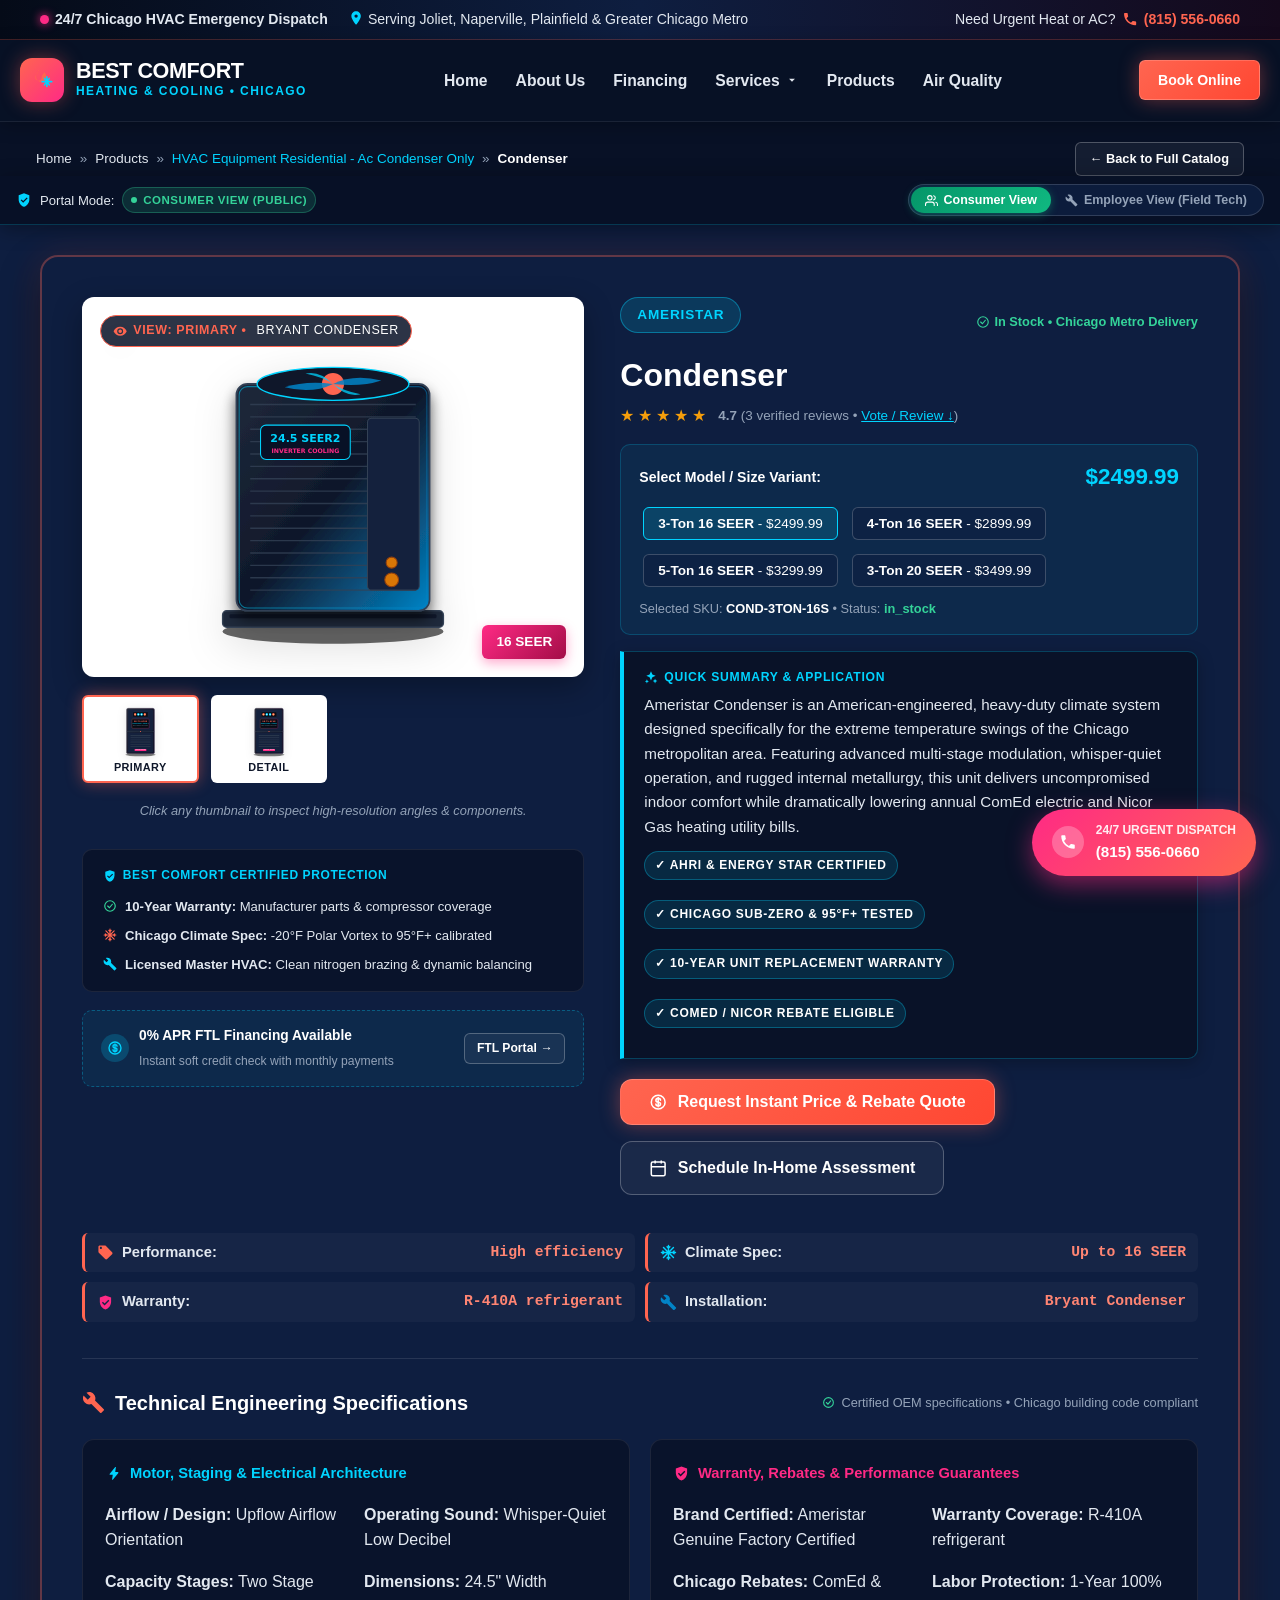
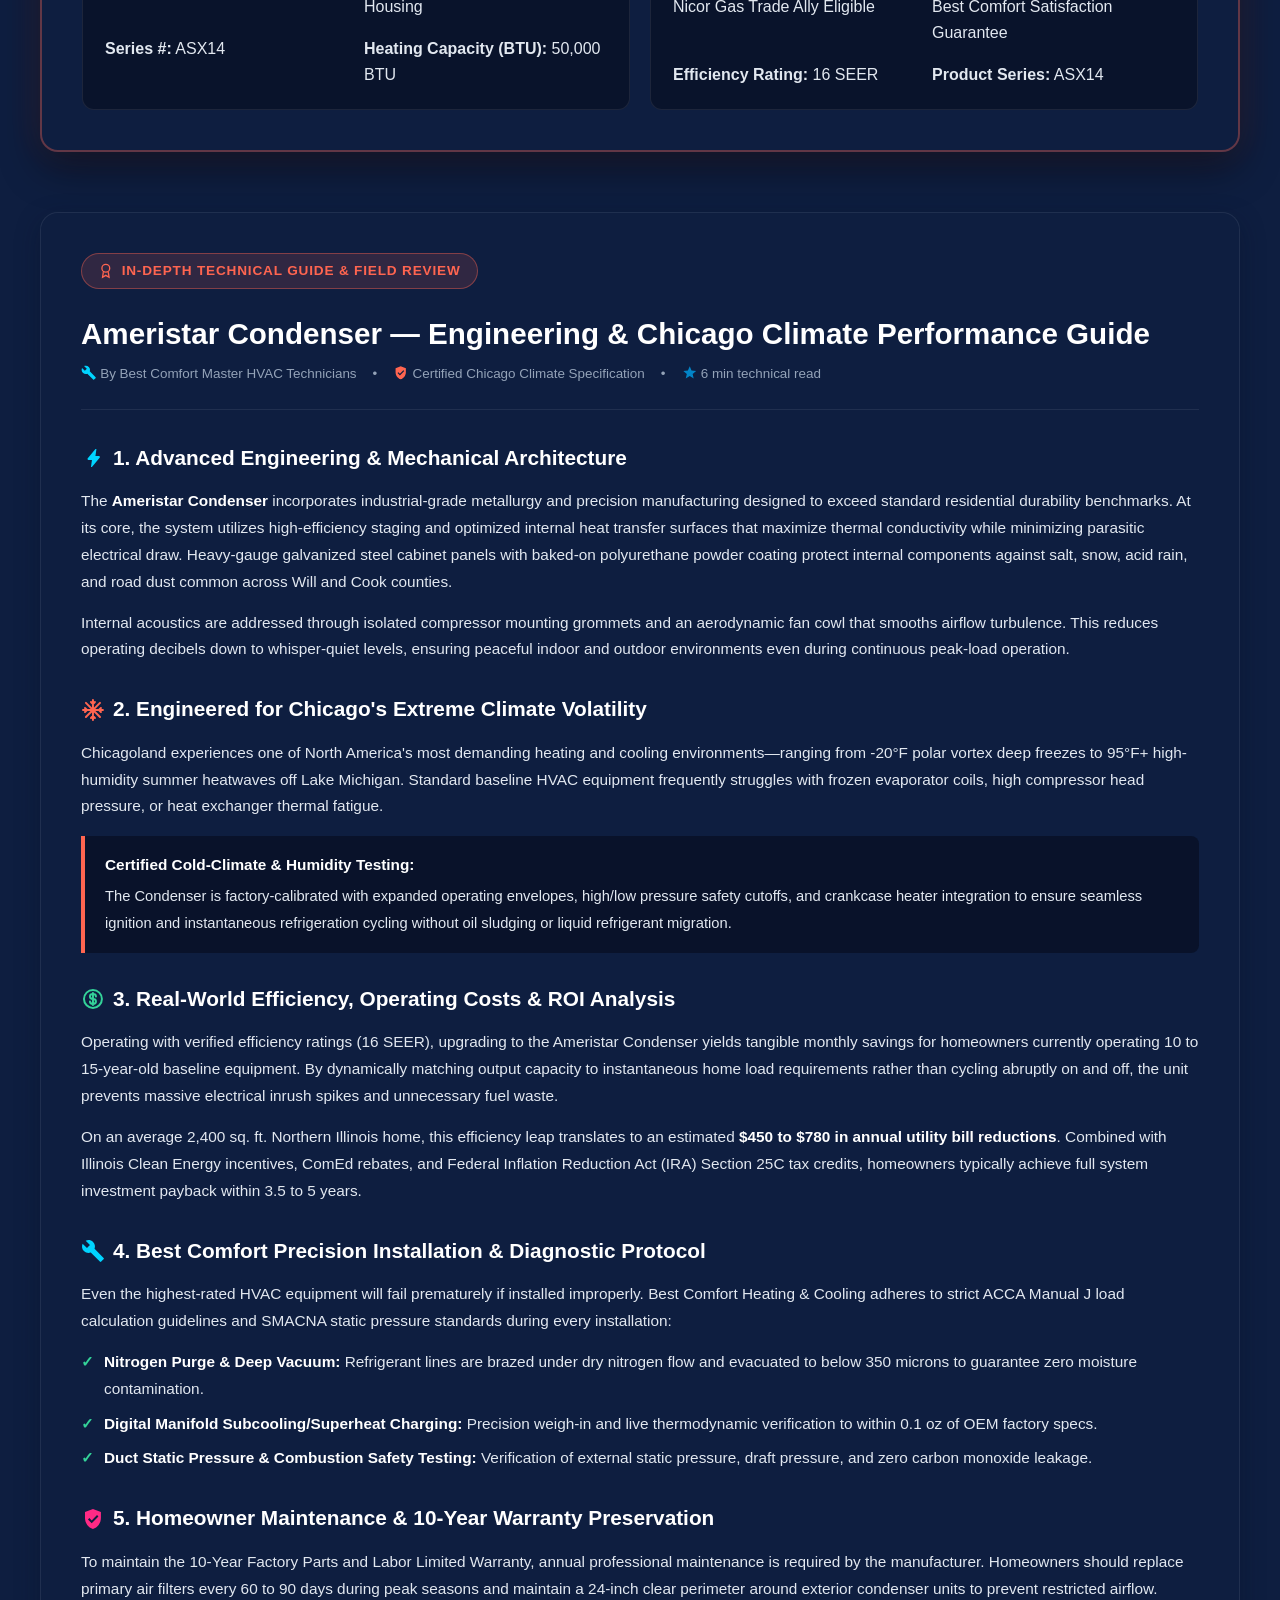
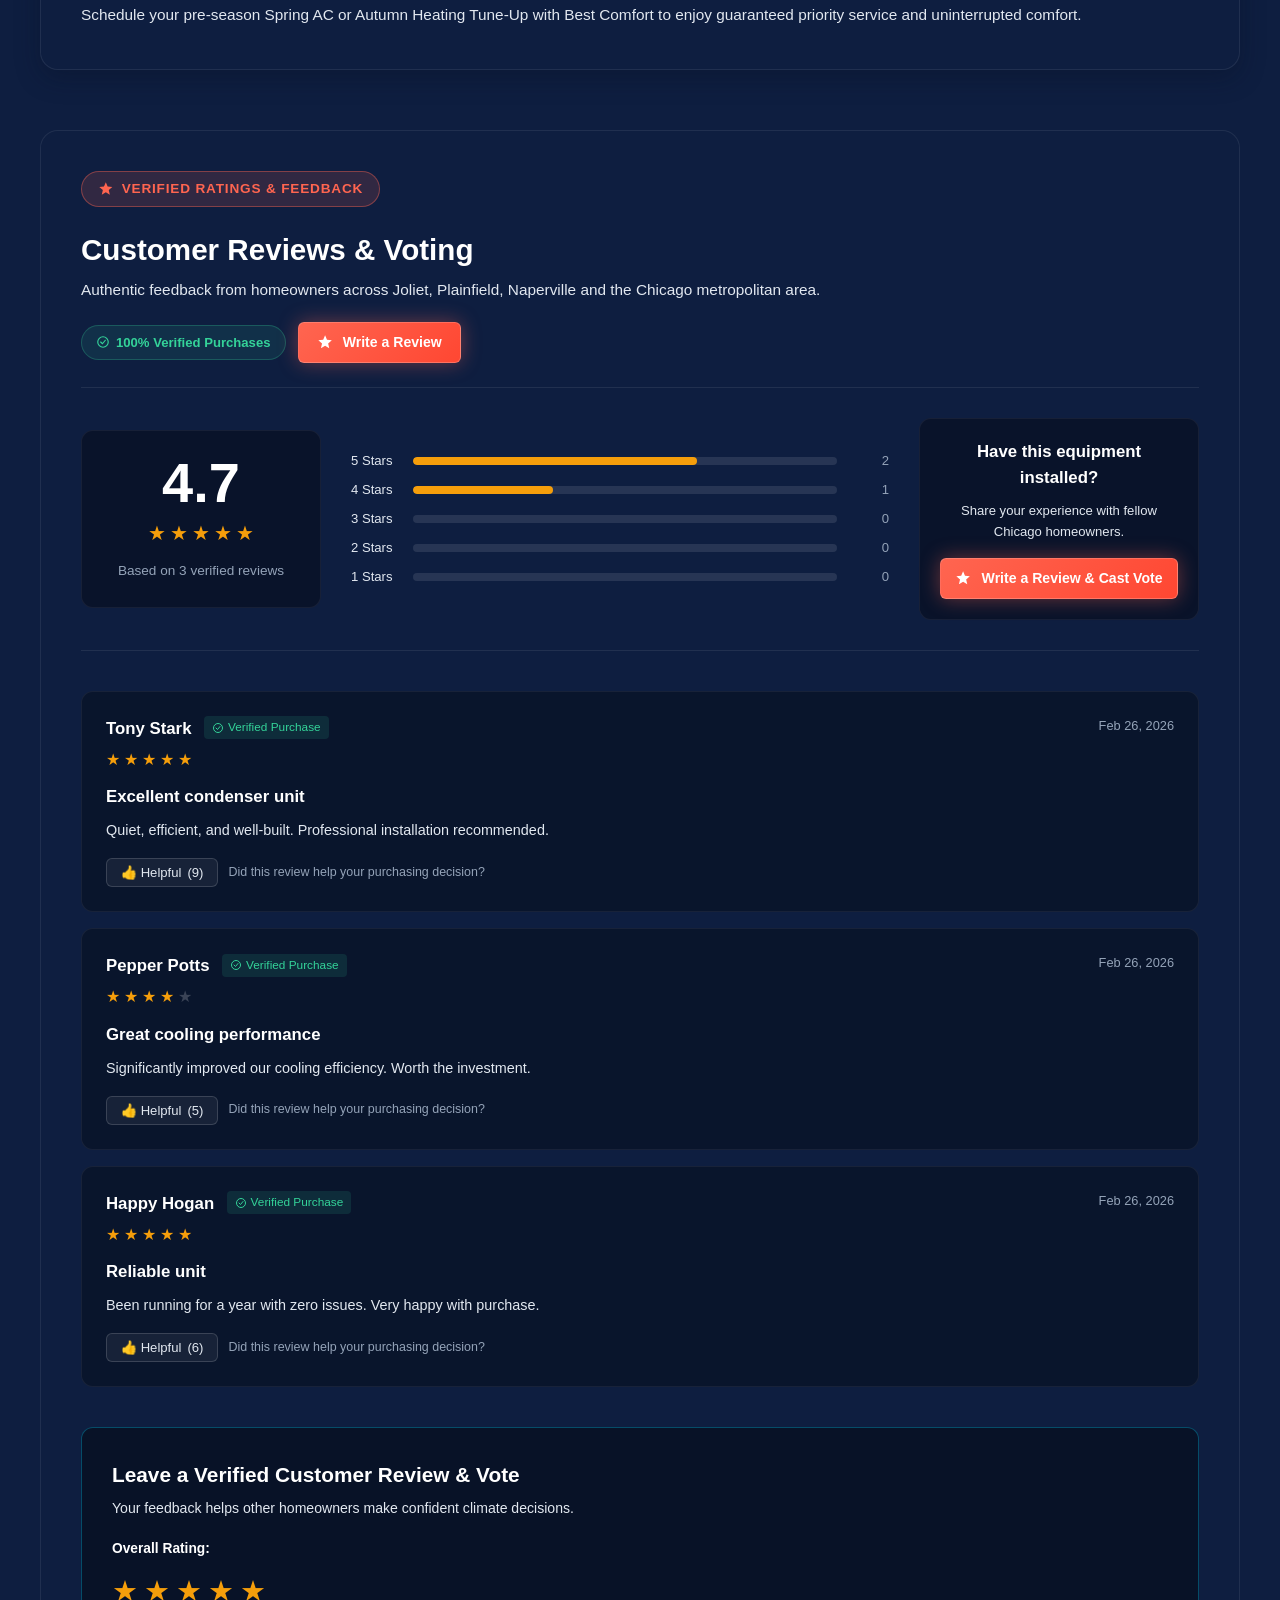
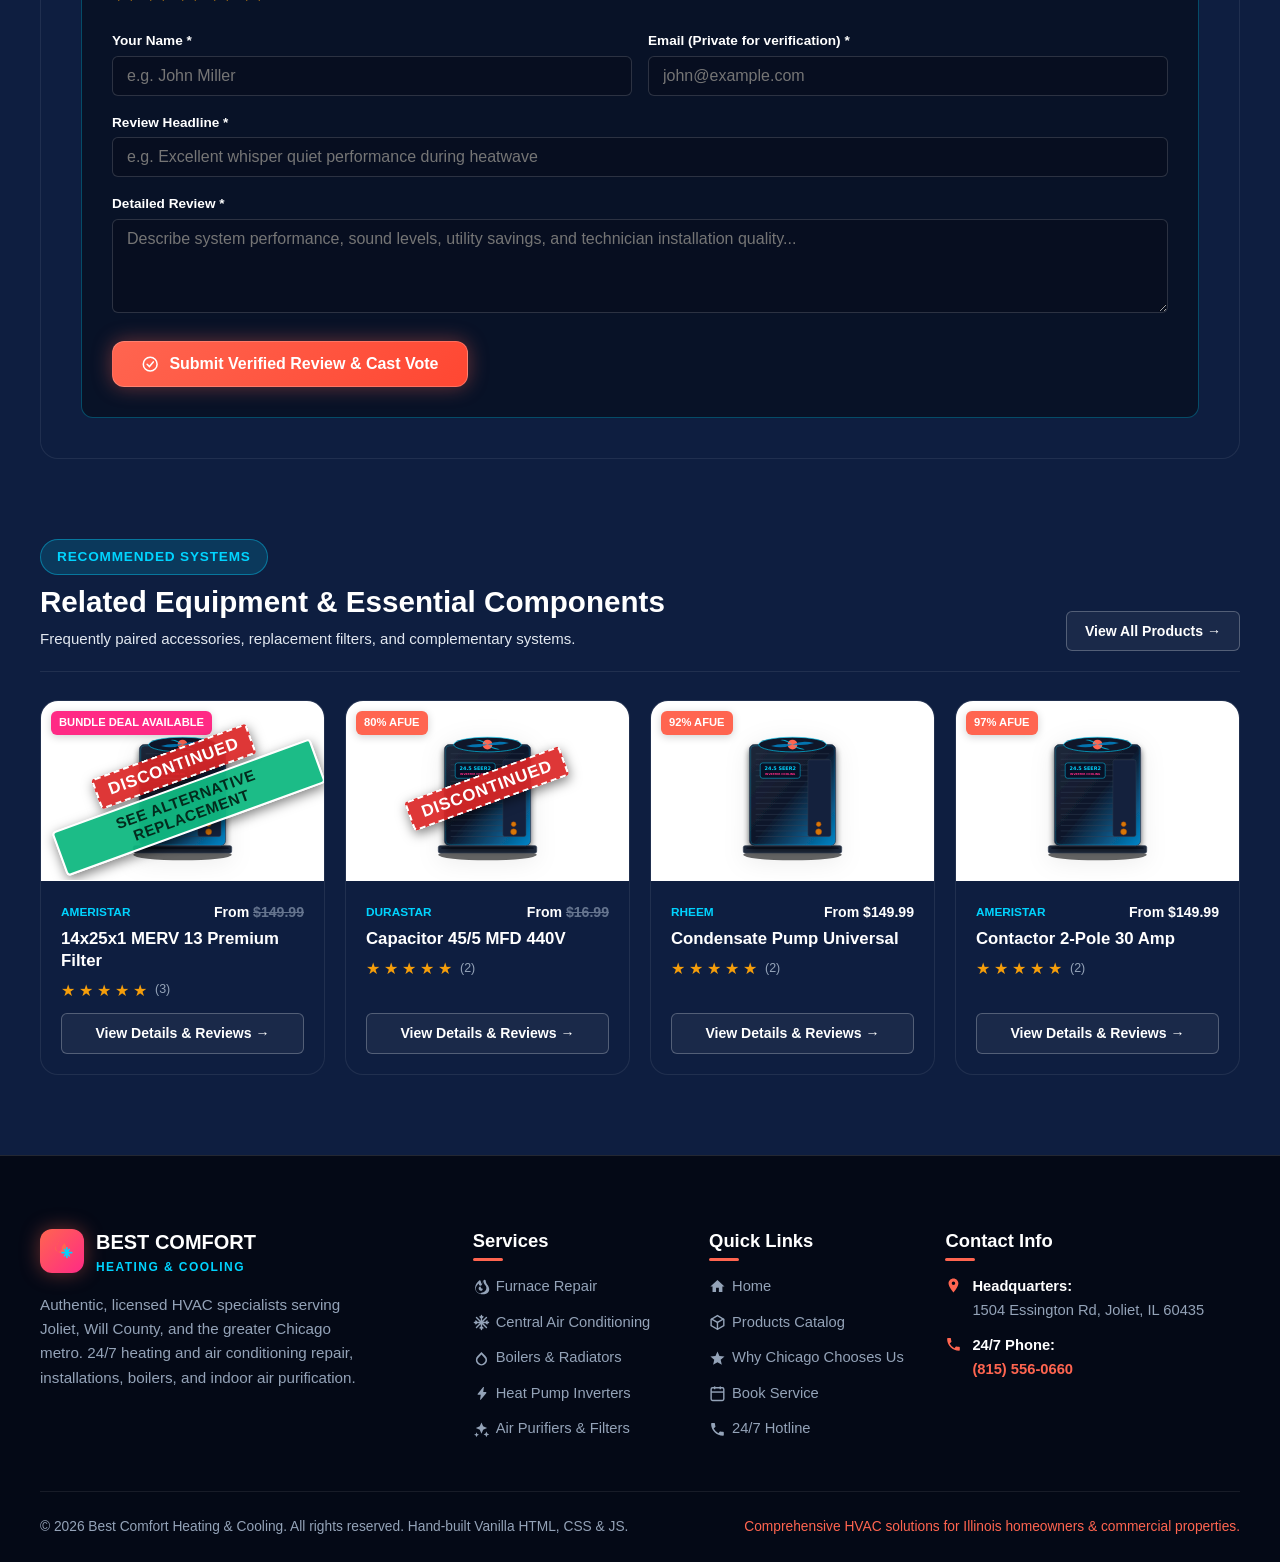
<file: product-detail.html>
<!DOCTYPE html>
<html lang="en">
<head>
  <meta charset="UTF-8">
  <meta name="viewport" content="width=device-width, initial-scale=1.0">
  <title>HVAC Product Specifications, Pricing &amp; Customer Reviews | Best Comfort Chicago</title>
  <meta name="description" content="View verified customer reviews, engineering specifications, variant pricing, and ComEd rebates for certified Chicago HVAC systems and parts.">
  <link rel="stylesheet" href="assets/css/style.css">
  <link rel="stylesheet" href="assets/css/pages.css">
  <script src="assets/js/icons.js"></script>
</head>
<body>
  <svg id="svgSpriteDefs" style="display:none;" xmlns="http://www.w3.org/2000/svg">
    <defs>
      <symbol id="icon-fire" viewBox="0 0 24 24"><path d="M12 23c-4.97 0-9-4.03-9-9 0-4.12 2.76-7.86 5.86-10.37.78-.63 1.93-.15 2.06.85.22 1.69 1.08 3.19 2.08 4.26.17-2.19 1.13-4.22 2.72-5.74.83-.8 2.2-.28 2.3.87.28 3.09 1.76 5.13 2.98 6.42C22.04 12.43 23 14.15 23 16c0 3.86-3.14 7-7 7h-4zm0-2c3.87 0 7-3.13 7-7 0-1.42-.72-2.77-1.63-3.73-1.47-1.56-2.58-3.69-2.84-6.32-1.07 1.34-1.78 3.03-1.87 4.88-.06 1.1-.92 1.98-2.02 2.03-1.22.06-2.29-.86-2.39-2.08-.03-.39-.12-.76-.24-1.12-2.13 2.03-4.01 4.79-4.01 7.34 0 3.87 3.13 7 7 7zm-1-3c-1.66 0-3-1.34-3-3 0-1.31.84-2.41 2-2.83.55-.2 1.13.25 1.09.83-.07 1.07.78 1.98 1.86 2 .46.01.83.38.83.84 0 1.19-.88 2.16-2.04 2.16h-.74z"/></symbol>
      <symbol id="icon-snowflake" viewBox="0 0 24 24"><path d="M12 2v20M2 12h20M4.93 4.93l14.14 14.14M4.93 19.07L19.07 4.93M12 6l2-2m-4 0l2 2m0 12l2 2m-4 0l2-2m-6-6l-2-2m0 4l2-2m12 0l2-2m0 4l-2-2" fill="none" stroke="currentColor" stroke-width="2" stroke-linecap="round"/></symbol>
      <symbol id="icon-bolt" viewBox="0 0 24 24"><path d="M11 21h-1l1-7H7.5c-.88 0-1.33-1.06-.71-1.69L14.5 3h1l-1 7h3.5c.88 0 1.33 1.06.71 1.69L11 21z"/></symbol>
      <symbol id="icon-shield" viewBox="0 0 24 24"><path d="M12 2L4 5v6.09c0 5.05 3.41 9.76 8 10.91 4.59-1.15 8-5.86 8-10.91V5l-8-3zm-1.25 14.25l-3.75-3.75 1.41-1.41 2.34 2.34 5.34-5.34 1.41 1.41-6.75 6.75z"/></symbol>
      <symbol id="icon-droplet" viewBox="0 0 24 24"><path d="M12 2.69l5.66 5.66a8 8 0 1 1-11.31 0L12 2.69zm0 3.83L8.05 10.46a5.5 5.5 0 1 0 7.78 0L12 6.52z"/></symbol>
      <symbol id="icon-sparkles" viewBox="0 0 24 24"><path d="M12 2l2.4 5.6L20 10l-5.6 2.4L12 18l-2.4-5.6L4 10l5.6-2.4zm7 13l1.2 2.8L23 19l-2.8 1.2L19 23l-1.2-2.8L15 19l2.8-1.2zM5 16l1 2.5L8.5 19.5 6 20.5 5 23l-1-2.5L1.5 19.5 4 18.5z"/></symbol>
      <symbol id="icon-tools" viewBox="0 0 24 24"><path d="M22.7 19l-9.1-9.1c.9-2.3.4-5-1.5-6.9-2-2-5-2.4-7.4-1.3L9 6 6 9 1.6 4.7C.5 7.1.9 10.1 2.9 12.1c1.9 1.9 4.6 2.4 6.9 1.5l9.1 9.1c.4.4 1 .4 1.4 0l2.3-2.3c.5-.4.5-1.1.1-1.4z"/></symbol>
      <symbol id="icon-phone" viewBox="0 0 24 24"><path d="M20.01 15.38c-1.23 0-2.42-.2-3.53-.56-.35-.12-.74-.03-1.01.24l-2.2 2.2a15.05 15.05 0 0 1-6.59-6.59l2.2-2.21c.28-.26.36-.65.25-1C8.7 6.35 8.5 5.16 8.5 3.93 8.5 3.42 8.08 3 7.57 3H4.06C3.55 3 3 3.42 3 3.93 3 13.36 10.64 21 20.01 21c.51 0 .99-.55.99-1.06v-3.56c0-.51-.42-.99-.99-.99z"/></symbol>
      <symbol id="icon-map-pin" viewBox="0 0 24 24"><path d="M12 2C8.13 2 5 5.13 5 9c0 5.25 7 13 7 13s7-7.75 7-13c0-3.87-3.13-7-7-7zm0 9.5a2.5 2.5 0 0 1 0-5 2.5 2.5 0 0 1 0 5z"/></symbol>
      <symbol id="icon-star" viewBox="0 0 24 24"><path d="M12 17.27L18.18 21l-1.64-7.03L22 9.24l-7.19-.61L12 2 9.19 8.63 2 9.24l5.46 4.73L5.82 21z"/></symbol>
      <symbol id="icon-clock" viewBox="0 0 24 24"><circle cx="12" cy="12" r="9" fill="none" stroke="currentColor" stroke-width="2"/><polyline points="12,7 12,12 15.5,14" fill="none" stroke="currentColor" stroke-width="2" stroke-linecap="round"/></symbol>
      <symbol id="icon-alert" viewBox="0 0 24 24"><path d="M12 2L1 21h22L12 2zm0 3.5L20.25 19H3.75L12 5.5zM11 10v4h2v-4h-2zm0 6v2h2v-2h-2z"/></symbol>
      <symbol id="icon-home" viewBox="0 0 24 24"><path d="M10 20v-6h4v6h5v-8h3L12 3 2 12h3v8z"/></symbol>
      <symbol id="icon-package" viewBox="0 0 24 24"><path d="M21 16.5l-9 5.2-9-5.2V7.5l9-5.2 9 5.2v9z" fill="none" stroke="currentColor" stroke-width="2"/><polyline points="3.27,6.96 12,12.01 20.73,6.96" fill="none" stroke="currentColor" stroke-width="2"/><line x1="12" y1="22.08" x2="12" y2="12" stroke="currentColor" stroke-width="2"/></symbol>
      <symbol id="icon-tag" viewBox="0 0 24 24"><path d="M21.41 11.58l-9-9C12.05 2.22 11.55 2 11 2H4c-1.1 0-2 .9-2 2v7c0 .55.22 1.05.59 1.42l9 9c.36.36.86.58 1.41.58.55 0 1.05-.22 1.41-.59l7-7c.37-.36.59-.86.59-1.41 0-.55-.23-1.06-.59-1.42zM5.5 7C4.67 7 4 6.33 4 5.5S4.67 4 5.5 4 7 4.67 7 5.5 6.33 7 5.5 7z"/></symbol>
      <symbol id="icon-smartphone" viewBox="0 0 24 24"><rect x="5" y="2" width="14" height="20" rx="3" fill="none" stroke="currentColor" stroke-width="2"/><line x1="10" y1="5" x2="14" y2="5" stroke="currentColor" stroke-width="2" stroke-linecap="round"/><circle cx="12" cy="18" r="1" fill="currentColor"/></symbol>
      <symbol id="icon-dollar" viewBox="0 0 24 24"><circle cx="12" cy="12" r="9" fill="none" stroke="currentColor" stroke-width="2"/><path d="M12 6v12M15 9.5c0-1.38-1.34-2.5-3-2.5s-3 1.12-3 2.5 1.34 2.5 3 2.5 3 1.12 3 2.5-1.34 2.5-3 2.5-3-1.12-3-2.5" fill="none" stroke="currentColor" stroke-width="2" stroke-linecap="round"/></symbol>
      <symbol id="icon-award" viewBox="0 0 24 24"><circle cx="12" cy="8" r="6" fill="none" stroke="currentColor" stroke-width="2"/><polyline points="8.21,13.89 7,22 12,19 17,22 15.79,13.88" fill="none" stroke="currentColor" stroke-width="2"/></symbol>
      <symbol id="icon-volume" viewBox="0 0 24 24"><polygon points="11,5 6,9 2,9 2,15 6,15 11,19" fill="currentColor"/><path d="M15.54 8.46a5 5 0 0 1 0 7.07M19.07 4.93a10 10 0 0 1 0 14.14" fill="none" stroke="currentColor" stroke-width="2" stroke-linecap="round"/></symbol>
      <symbol id="icon-refresh" viewBox="0 0 24 24"><path d="M21.5 2v6h-6M21.34 15.57a10 10 0 1 1-.57-8.38l6.73-5.19" fill="none" stroke="currentColor" stroke-width="2" stroke-linecap="round"/></symbol>
      <symbol id="icon-leaf" viewBox="0 0 24 24"><path d="M17 8C8 10 5.9 16.17 3.82 21.34L5.71 22l1-2.3A4.49 4.49 0 0 0 8 20C19 20 22 3 22 3c-1 2-8 2-13 4 5.24 3.73 7 7 7 7s-3-1-6-1c-1 0-2 .1-3 .3C3.5 12 6.5 8 17 8z"/></symbol>
      <symbol id="icon-sun" viewBox="0 0 24 24"><circle cx="12" cy="12" r="5" fill="currentColor"/><path d="M12 1v2m0 18v2M4.22 4.22l1.42 1.42m12.72 12.72l1.42 1.42M1 12h2m18 0h2M4.22 19.78l1.42-1.42M18.36 5.64l1.42-1.42" stroke="currentColor" stroke-width="2" stroke-linecap="round"/></symbol>
      <symbol id="icon-wind" viewBox="0 0 24 24"><path d="M9.59 4.59A2 2 0 1 1 11 8H2m10.59 11.41A2 2 0 1 0 14 16H2m15.73-8.27A2.5 2.5 0 1 1 19.5 12H2" fill="none" stroke="currentColor" stroke-width="2" stroke-linecap="round"/></symbol>
      <symbol id="icon-plug" viewBox="0 0 24 24"><path d="M9 2v6m6-6v6M6 8h12v5a6 6 0 0 1-12 0V8zm6 11v3" fill="none" stroke="currentColor" stroke-width="2" stroke-linecap="round"/></symbol>
      <symbol id="icon-ruler" viewBox="0 0 24 24"><rect x="2" y="7" width="20" height="10" rx="2" fill="none" stroke="currentColor" stroke-width="2"/><line x1="6" y1="7" x2="6" y2="12" stroke="currentColor" stroke-width="2"/><line x1="10" y1="7" x2="10" y2="10" stroke="currentColor" stroke-width="2"/><line x1="14" y1="7" x2="14" y2="12" stroke="currentColor" stroke-width="2"/><line x1="18" y1="7" x2="18" y2="10" stroke="currentColor" stroke-width="2"/></symbol>
      <symbol id="icon-calendar" viewBox="0 0 24 24"><rect x="3" y="4" width="18" height="18" rx="2" fill="none" stroke="currentColor" stroke-width="2"/><line x1="16" y1="2" x2="16" y2="6" stroke="currentColor" stroke-width="2"/><line x1="8" y1="2" x2="8" y2="6" stroke="currentColor" stroke-width="2"/><line x1="3" y1="10" x2="21" y2="10" stroke="currentColor" stroke-width="2"/></symbol>
      <symbol id="icon-search" viewBox="0 0 24 24"><circle cx="11" cy="11" r="8" fill="none" stroke="currentColor" stroke-width="2"/><line x1="21" y1="21" x2="16.65" y2="16.65" stroke="currentColor" stroke-width="2" stroke-linecap="round"/></symbol>
      <symbol id="icon-eye" viewBox="0 0 24 24"><path d="M12 4.5C7 4.5 2.73 7.61 1 12c1.73 4.39 6 7.5 11 7.5s9.27-3.11 11-7.5c-1.73-4.39-6-7.5-11-7.5zm0 12.5a5 5 0 1 1 0-10 5 5 0 0 1 0 10zm0-8a3 3 0 1 0 0 6 3 3 0 0 0 0-6z"/></symbol>
      <symbol id="icon-check-circle" viewBox="0 0 24 24"><circle cx="12" cy="12" r="9" fill="none" stroke="currentColor" stroke-width="2"/><polyline points="8,12 11,15 16,9" fill="none" stroke="currentColor" stroke-width="2" stroke-linecap="round"/></symbol>
      <symbol id="icon-brand-flame-ice" viewBox="0 0 32 32"><path d="M12 4c-.3 1.2-1 2.2-1.7 3.2C9.3 8.7 8.6 10.2 8.6 12.1c0 3.5 2.9 6.4 6.4 6.4s6.4-2.9 6.4-6.4c0-2.6-1.3-4.6-2.8-6.1-.2 1-.7 2-1.4 2.7-.9.9-1.5 2.5-1.5 4.1 0 2.2-1.8 4-4 4s-4-1.8-4-4c0-1.4.6-2.6 1.6-3.6.5-.6 1-1.2 1.4-1.9.5-1.1.6-2.2.3-3.3z" fill="#ff6550"/><path d="M22 12v12m-6-6h12m-9-4l6 8m-6 0l6-8" fill="none" stroke="#00d4ff" stroke-width="2" stroke-linecap="round"/></symbol>
      <symbol id="icon-mail" viewBox="0 0 24 24"><path d="M4 4h16c1.1 0 2 .9 2 2v12c0 1.1-.9 2-2 2H4c-1.1 0-2-.9-2-2V6c0-1.1.9-2 2-2z" fill="none" stroke="currentColor" stroke-width="2"/><polyline points="22,6 12,13 2,6" fill="none" stroke="currentColor" stroke-width="2"/></symbol>
      <symbol id="icon-diamond" viewBox="0 0 24 24"><polygon points="12,2 22,12 12,22 2,12" fill="currentColor"/></symbol>
      <symbol id="icon-target" viewBox="0 0 24 24"><circle cx="12" cy="12" r="10" fill="none" stroke="currentColor" stroke-width="2"/><circle cx="12" cy="12" r="6" fill="none" stroke="currentColor" stroke-width="2"/><circle cx="12" cy="12" r="2" fill="currentColor"/></symbol>
      <symbol id="icon-users" viewBox="0 0 24 24"><path d="M17 21v-2a4 4 0 0 0-4-4H5a4 4 0 0 0-4 4v2" fill="none" stroke="currentColor" stroke-width="2" stroke-linecap="round"/><circle cx="9" cy="7" r="4" fill="none" stroke="currentColor" stroke-width="2"/><path d="M23 21v-2a4 4 0 0 0-3-3.87M16 3.13a4 4 0 0 1 0 7.75" fill="none" stroke="currentColor" stroke-width="2" stroke-linecap="round"/></symbol>
    </defs>
  </svg>

    <aside class="top-bar" aria-label="Emergency Announcement">
    <div class="container top-bar-inner">
      <div class="top-bar-info">
        <div class="top-bar-item">
          <span class="emergency-pulse"></span>
          <strong>24/7 Chicago HVAC Emergency Dispatch</strong>
        </div>
        <div class="top-bar-item">
          <span><svg class="svg-icon" style="color:var(--rich-blue-electric);"><use href="#icon-map-pin"></use></svg> Serving Joliet, Naperville, Plainfield &amp; Greater Chicago Metro</span>
        </div>
      </div>
      <div class="top-bar-item">
        <span>Need Urgent Heat or AC?</span>
        <a href="tel:8155560660" class="top-phone-link" id="topEmergencyCall">
          <svg class="svg-icon"><use href="#icon-phone"></use></svg> (815) 556-0660
        </a>
      </div>
    </div>
  </aside>

  <header class="site-header">
    <div class="container header-inner">
      <a href="index.html" class="logo-brand">
        <div class="logo-icon">
          <svg class="svg-icon"><use href="#icon-brand-flame-ice"></use></svg>
        </div>
        <div class="logo-text">
          <h1>BEST COMFORT</h1>
          <span>HEATING &amp; COOLING • CHICAGO</span>
        </div>
      </a>

      <nav class="nav-menu" aria-label="Main Navigation">
        <a href="index.html" class="nav-link" id="navHome">Home</a>
        <a href="about.html" class="nav-link" id="navAbout">About Us</a>
        <a href="financing.html" class="nav-link" id="navFinancing">Financing</a>

        <div class="nav-item-dropdown" id="navServicesDropdown">
          <a href="services.html" class="nav-link dropdown-toggle" id="navServices">
            Services
            <svg class="dropdown-arrow" viewBox="0 0 24 24" width="14" height="14"><path d="M7 10l5 5 5-5z" fill="currentColor"/></svg>
          </a>
          <div class="dropdown-menu">
            <div class="dropdown-header">
              <span class="dropdown-title">HVAC Solutions by Sector</span>
              <a href="services.html" class="dropdown-view-all">All Services &rarr;</a>
            </div>
            <div class="dropdown-grid">
              <a href="services-residential.html" class="dropdown-link">
                <div class="dropdown-link-icon icon-residential"><svg class="svg-icon"><use href="#icon-home"></use></svg></div>
                <div class="dropdown-link-info">
                  <span class="dropdown-link-title">Residential</span>
                  <span class="dropdown-link-desc">Single-family homes &amp; condos</span>
                </div>
              </a>
              <a href="services-commercial.html" class="dropdown-link">
                <div class="dropdown-link-icon icon-commercial"><svg class="svg-icon"><use href="#icon-tools"></use></svg></div>
                <div class="dropdown-link-info">
                  <span class="dropdown-link-title">Commercial</span>
                  <span class="dropdown-link-desc">Offices, retail &amp; plazas</span>
                </div>
              </a>
              <a href="services-light-industrial.html" class="dropdown-link">
                <div class="dropdown-link-icon icon-light-ind"><svg class="svg-icon"><use href="#icon-bolt"></use></svg></div>
                <div class="dropdown-link-info">
                  <span class="dropdown-link-title">Light Industrial</span>
                  <span class="dropdown-link-desc">Workshops &amp; auto bays</span>
                </div>
              </a>
              <a href="services-industrial.html" class="dropdown-link">
                <div class="dropdown-link-icon icon-industrial"><svg class="svg-icon"><use href="#icon-target"></use></svg></div>
                <div class="dropdown-link-info">
                  <span class="dropdown-link-title">Industrial</span>
                  <span class="dropdown-link-desc">Plants, factories &amp; chillers</span>
                </div>
              </a>
              <a href="services-churches.html" class="dropdown-link">
                <div class="dropdown-link-icon icon-churches"><svg class="svg-icon"><use href="#icon-award"></use></svg></div>
                <div class="dropdown-link-info">
                  <span class="dropdown-link-title">Churches</span>
                  <span class="dropdown-link-desc">Places of worship &amp; halls</span>
                </div>
              </a>
              <a href="services-medical.html" class="dropdown-link">
                <div class="dropdown-link-icon icon-medical"><svg class="svg-icon"><use href="#icon-shield"></use></svg></div>
                <div class="dropdown-link-info">
                  <span class="dropdown-link-title">Medical Facilities</span>
                  <span class="dropdown-link-desc">Clinics, labs &amp; cleanrooms</span>
                </div>
              </a>
              <a href="services-educational.html" class="dropdown-link">
                <div class="dropdown-link-icon icon-educational"><svg class="svg-icon"><use href="#icon-star"></use></svg></div>
                <div class="dropdown-link-info">
                  <span class="dropdown-link-title">Educational Facilities</span>
                  <span class="dropdown-link-desc">K-12 schools &amp; universities</span>
                </div>
              </a>
            </div>
          </div>
        </div>

        <a href="products.html" class="nav-link active" id="navProducts">Products</a>
        <a href="air-quality.html" class="nav-link" id="navAirQuality">Air Quality</a>
      </nav>

      <div class="nav-actions">
        <a href="contact.html" class="btn btn-salmon btn-sm" id="navBookOnline">Book Online</a>
        <button class="mobile-toggle" aria-label="Toggle Menu">
          <span></span><span></span><span></span>
        </button>
      </div>
    </div>
  </header>

  <div class="mobile-backdrop"></div>
  <div class="mobile-nav-drawer">
    <div class="mobile-drawer-header">
      <div class="logo-text">
        <h2 style="font-size:1.15rem; color:#fff; font-weight:800;">BEST COMFORT</h2>
        <span style="color:var(--rich-blue-electric); font-size:0.75rem;">HVAC SPECIALISTS</span>
      </div>
      <button class="mobile-close-btn">&times;</button>
    </div>
    <div class="mobile-menu-list">
      <a href="index.html" class="nav-link"><svg class="svg-icon"><use href="#icon-home"></use></svg> Home</a>
      <a href="about.html" class="nav-link"><svg class="svg-icon"><use href="#icon-star"></use></svg> About Us</a>
      <a href="financing.html" class="nav-link"><svg class="svg-icon"><use href="#icon-dollar"></use></svg> Financing (0% APR)</a>
      <a href="services.html" class="nav-link"><svg class="svg-icon"><use href="#icon-tools"></use></svg> Services</a>
      <a href="products.html" class="nav-link active"><svg class="svg-icon"><use href="#icon-package"></use></svg> Products</a>
      <a href="air-quality.html" class="nav-link"><svg class="svg-icon"><use href="#icon-wind"></use></svg> Air Quality</a>
      <a href="contact.html" class="nav-link"><svg class="svg-icon"><use href="#icon-calendar"></use></svg> Book Online / Contact</a>
    </div>
  </div>

  <nav class="container" style="padding: 20px 16px 0;" aria-label="Breadcrumb">
    <div style="display: flex; align-items: center; justify-content: space-between; flex-wrap: wrap; gap: 10px;">
      <div style="display: flex; align-items: center; gap: 8px; font-size: 0.84rem; color: var(--text-muted);">
        <a href="index.html" style="color: var(--text-light); text-decoration: none;">Home</a> &raquo;
        <a href="products.html" style="color: var(--text-light); text-decoration: none;">Products</a> &raquo;
        <span id="detailBreadcrumbCat" style="color: var(--rich-blue-electric);">HVAC Equipment</span> &raquo;
        <span id="detailBreadcrumbName" style="color: #fff; font-weight: 600;">Product Details</span>
      </div>
      <a href="products.html" class="btn btn-outline btn-sm" style="font-size: 0.8rem; padding: 6px 14px;">
        &larr; Back to Full Catalog
      </a>
    </div>
  </nav>

  <!-- Persistent Role Switcher Bar (Consumer View vs. Employee View) -->
  <div class="role-mode-bar-container" id="roleModeBarContainer">
    <div class="role-mode-bar-inner">
      <div class="role-mode-info">
        <svg class="svg-icon" style="width:16px; height:16px; color:var(--rich-blue-electric);"><use href="#icon-shield"></use></svg>
        <span>Portal Mode:</span>
        <span class="role-mode-badge-indicator mode-consumer" id="roleBadgeIndicator">
          <span style="display:inline-block; width:6px; height:6px; border-radius:50%; background:currentColor;"></span>
          <span id="roleBadgeText">Consumer View (Public)</span>
        </span>
      </div>
      <div class="role-switch-buttons">
        <button type="button" class="role-btn btn-role-consumer active" id="btnRoleConsumer" data-role="consumer">
          <svg class="svg-icon" style="width:13px; height:13px;"><use href="#icon-users"></use></svg>
          Consumer View
        </button>
        <button type="button" class="role-btn btn-role-employee" id="btnRoleEmployee" data-role="employee">
          <svg class="svg-icon" style="width:13px; height:13px;"><use href="#icon-tools"></use></svg>
          Employee View (Field Tech)
        </button>
      </div>
    </div>
  </div>

  <main class="section section-navy" style="padding-top: 30px;">
    <div class="container">
      
      <section class="product-showcase-box" aria-label="Product Specifications and Details">
        <div class="showcase-grid">
          
          <div class="primary-image-container">
            <div class="primary-image-box" id="primaryImageBox">
              <span class="badge-view-status" id="currentViewStatus">
                <svg class="svg-icon"><use href="#icon-eye"></use></svg> View: Primary
              </span>
              <img src="assets/images/ac-main.svg" id="primaryProductImg" alt="HVAC Product View">
              <span class="efficiency-badge" id="detailEfficiencyBadge">High Efficiency</span>
            </div>

            <div class="thumbnail-gallery-row" id="showcaseThumbnailsRow" aria-label="Thumbnail Multi-angle Gallery">
              
            </div>
            <p style="font-size:0.8rem; color:var(--text-muted); text-align:center; margin: 0 0 10px 0;">
              <em>Click any thumbnail to inspect high-resolution angles &amp; components.</em>
            </p>

            <div style="background: rgba(8, 15, 33, 0.65); border: 1px solid rgba(255, 255, 255, 0.08); border-radius: 10px; padding: 16px 20px;">
              <div style="font-size: 0.75rem; text-transform: uppercase; font-weight: 800; color: var(--rich-blue-electric); letter-spacing: 0.05em; margin-bottom: 10px; display: flex; align-items: center; gap: 6px;">
                <svg class="svg-icon"><use href="#icon-shield"></use></svg> Best Comfort Certified Protection
              </div>
              <div style="display: flex; flex-direction: column; gap: 8px; font-size: 0.82rem; color: var(--text-light);">
                <div style="display: flex; align-items: center; gap: 8px;">
                  <svg class="svg-icon" style="color: #34d399; width: 14px; height: 14px; flex-shrink: 0;"><use href="#icon-check-circle"></use></svg>
                  <span><strong>10-Year Warranty:</strong> Manufacturer parts &amp; compressor coverage</span>
                </div>
                <div style="display: flex; align-items: center; gap: 8px;">
                  <svg class="svg-icon" style="color: var(--electric-salmon); width: 14px; height: 14px; flex-shrink: 0;"><use href="#icon-snowflake"></use></svg>
                  <span><strong>Chicago Climate Spec:</strong> -20&deg;F Polar Vortex to 95&deg;F+ calibrated</span>
                </div>
                <div style="display: flex; align-items: center; gap: 8px;">
                  <svg class="svg-icon" style="color: var(--rich-blue-electric); width: 14px; height: 14px; flex-shrink: 0;"><use href="#icon-tools"></use></svg>
                  <span><strong>Licensed Master HVAC:</strong> Clean nitrogen brazing &amp; dynamic balancing</span>
                </div>
              </div>
            </div>

            <div style="background: rgba(0, 212, 255, 0.06); border: 1px dashed rgba(0, 212, 255, 0.3); border-radius: 10px; padding: 14px 18px; display: flex; align-items: center; justify-content: space-between; flex-wrap: wrap; gap: 10px;">
              <div style="display: flex; align-items: center; gap: 10px;">
                <div style="width: 28px; height: 28px; border-radius: 50%; background: rgba(0, 212, 255, 0.2); color: var(--rich-blue-electric); display: flex; align-items: center; justify-content: center; flex-shrink: 0;">
                  <svg class="svg-icon" style="width: 16px; height: 16px;"><use href="#icon-dollar"></use></svg>
                </div>
                <div>
                  <span style="font-size: 0.86rem; color: #fff; font-weight: 700; display: block;">0% APR FTL Financing Available</span>
                  <span style="font-size: 0.76rem; color: var(--text-muted);">Instant soft credit check with monthly payments</span>
                </div>
              </div>
              <a href="https://beta.apptracker.ftlfinance.com/12254" target="_blank" rel="noopener noreferrer" class="btn btn-outline btn-sm" style="font-size: 0.76rem; padding: 5px 12px;">
                FTL Portal &rarr;
              </a>
            </div>
          </div>

          <div class="product-details-content">
            <div style="display: flex; align-items: center; justify-content: space-between; flex-wrap: wrap; gap: 8px; margin-bottom: 8px;">
              <span class="badge-pill badge-blue" id="detailProductBrand" style="text-transform: uppercase; font-weight: 800;">
                Brand
              </span>
              <span style="font-size: 0.8rem; color: #34d399; font-weight: 700; display: flex; align-items: center; gap: 4px;">
                <svg class="svg-icon" style="width:14px; height:14px;"><use href="#icon-check-circle"></use></svg> In Stock &bull; Chicago Metro Delivery
              </span>
            </div>

            <h1 id="detailProductTitle" style="font-size: 2rem; color: #fff; font-weight: 800; line-height: 1.25; margin-bottom: 8px;">
              Product Name
            </h1>

            <div style="display: flex; align-items: center; flex-wrap: wrap; gap: 8px; margin-bottom: 16px;">
              <div class="star-rating-display" id="detailRatingStars">
                
              </div>
              <span class="rating-count-text" id="detailRatingCount" style="font-size: 0.84rem;">
                
              </span>
            </div>

            <div id="detailVariantsBox" style="margin-bottom: 16px; padding: 14px 18px; background: rgba(0, 212, 255, 0.06); border: 1px solid rgba(0, 212, 255, 0.2); border-radius: 10px;">
              
            </div>

            <div id="detailPromoAlert" style="display: none; background: rgba(255, 0, 127, 0.08); border: 1px dashed var(--vibrant-pink); border-radius: 8px; padding: 12px 16px; margin-bottom: 16px;">
            </div>

            <div class="product-short-desc-card" style="margin-bottom: 20px;">
              <div style="font-size: 0.76rem; text-transform: uppercase; font-weight: 800; letter-spacing: 0.06em; color: var(--rich-blue-electric); margin-bottom: 6px; display: flex; align-items: center; gap: 6px;">
                <svg class="svg-icon"><use href="#icon-sparkles"></use></svg> Quick Summary &amp; Application
              </div>
              <p id="detailShortDesc" style="color: #e2e8f0; font-size: 0.95rem; line-height: 1.6; margin: 0 0 12px 0;">
                Product short description
              </p>
              <div id="detailKeyBadgesRow" style="display: flex; flex-wrap: wrap; gap: 6px;">
                
              </div>
            </div>

            <div class="product-action-bar" style="margin-top: 0; margin-bottom: 20px;">
              <button type="button" class="btn btn-salmon btn-request-quote" id="btnDetailQuote" data-product-name="Selected Product">
                <svg class="svg-icon"><use href="#icon-dollar"></use></svg> Request Instant Price &amp; Rebate Quote
              </button>
              <a href="contact.html" class="btn btn-outline">
                <svg class="svg-icon"><use href="#icon-calendar"></use></svg> Schedule In-Home Assessment
              </a>
            </div>

          </div>
        </div>

        <div class="placeholder-fields-grid" aria-label="Product Features">
          <div class="placeholder-field-item">
            <span class="placeholder-key"><svg class="svg-icon" style="color:var(--electric-salmon);"><use href="#icon-tag"></use></svg> Performance:</span>
            <span class="placeholder-value" id="textPlaceHolder1">High Efficiency</span>
          </div>

          <div class="placeholder-field-item">
            <span class="placeholder-key"><svg class="svg-icon" style="color:var(--rich-blue-electric);"><use href="#icon-snowflake"></use></svg> Climate Spec:</span>
            <span class="placeholder-value" id="textPlaceHolder2">Chicago Tested</span>
          </div>

          <div class="placeholder-field-item">
            <span class="placeholder-key"><svg class="svg-icon" style="color:var(--vibrant-pink);"><use href="#icon-shield"></use></svg> Warranty:</span>
            <span class="placeholder-value" id="textPlaceHolder3">Factory Protection</span>
          </div>

          <div class="placeholder-field-item">
            <span class="placeholder-key"><svg class="svg-icon" style="color:var(--rich-blue-bright);"><use href="#icon-tools"></use></svg> Installation:</span>
            <span class="placeholder-value" id="textPlaceHolder4">Certified Service</span>
          </div>
        </div>

        <div class="product-specs-section" style="margin-top: 36px; border-top: 1px solid rgba(255, 255, 255, 0.1); padding-top: 28px;">
          <div style="display: flex; align-items: center; justify-content: space-between; flex-wrap: wrap; gap: 12px; margin-bottom: 20px;">
            <h3 style="font-size: 1.25rem; color: #fff; font-weight: 800; margin: 0; display: flex; align-items: center; gap: 10px;">
              <svg class="svg-icon" style="color: var(--electric-salmon);"><use href="#icon-tools"></use></svg>
              <span>Technical Engineering Specifications</span>
            </h3>
            <span style="font-size: 0.8rem; color: var(--text-muted); display: flex; align-items: center; gap: 6px;">
              <svg class="svg-icon" style="color:#34d399; width:13px; height:13px;"><use href="#icon-check-circle"></use></svg>
              Certified OEM specifications &bull; Chicago building code compliant
            </span>
          </div>

          <div class="grid-2" style="gap: 20px;">
            
            <div style="background: rgba(8, 15, 33, 0.65); border: 1px solid rgba(255, 255, 255, 0.08); border-radius: 12px; padding: 22px;">
              <div style="font-size: 0.92rem; font-weight: 700; color: var(--rich-blue-electric); margin-bottom: 16px; display: flex; align-items: center; gap: 8px;">
                <svg class="svg-icon"><use href="#icon-bolt"></use></svg>
                <span>Motor, Staging &amp; Electrical Architecture</span>
              </div>
              <div id="detailSpecContent1">
                
              </div>
            </div>

            <div style="background: rgba(8, 15, 33, 0.65); border: 1px solid rgba(255, 255, 255, 0.08); border-radius: 12px; padding: 22px;">
              <div style="font-size: 0.92rem; font-weight: 700; color: var(--vibrant-pink); margin-bottom: 16px; display: flex; align-items: center; gap: 8px;">
                <svg class="svg-icon"><use href="#icon-shield"></use></svg>
                <span>Warranty, Rebates &amp; Performance Guarantees</span>
              </div>
              <div id="detailSpecContent3">
                
              </div>
            </div>
          </div>
        </div>
      </section>

      <article class="product-editorial-article" id="productArticleSection" style="margin-top: 50px; background: rgba(14, 30, 64, 0.5); border: 1px solid rgba(255, 255, 255, 0.08); border-radius: var(--radius-lg); padding: 40px;" aria-label="Comprehensive Product Guide &amp; Engineering Article">
        <div class="article-header" style="border-bottom: 1px solid rgba(255, 255, 255, 0.08); padding-bottom: 24px; margin-bottom: 30px;">
          <div class="badge-pill badge-salmon">
            <svg class="svg-icon"><use href="#icon-award"></use></svg> In-Depth Technical Guide &amp; Field Review
          </div>
          <h2 style="font-size: 1.85rem; color: #fff; font-weight: 800; line-height: 1.3; margin: 12px 0 10px 0;" id="articleProductTitle">
            Comprehensive Engineering &amp; Chicago Climate Performance Guide
          </h2>
          <div style="display: flex; align-items: center; gap: 16px; flex-wrap: wrap; font-size: 0.84rem; color: var(--text-muted);">
            <span><svg class="svg-icon" style="color:var(--rich-blue-electric);"><use href="#icon-tools"></use></svg> By Best Comfort Master HVAC Technicians</span>
            <span>&bull;</span>
            <span><svg class="svg-icon" style="color:var(--electric-salmon);"><use href="#icon-shield"></use></svg> Certified Chicago Climate Specification</span>
            <span>&bull;</span>
            <span><svg class="svg-icon" style="color:var(--rich-blue-bright);"><use href="#icon-star"></use></svg> 6 min technical read</span>
          </div>
        </div>

        <div class="article-body-content" id="articleDynamicContent" style="color: var(--text-light); font-size: 0.96rem; line-height: 1.75;">
          
        </div>
      </article>

      <section class="reviews-section-box" id="customerReviewsSection" aria-label="Customer Reviews and Voting">
        <div class="reviews-header" style="border-bottom: 1px solid rgba(255, 255, 255, 0.08); padding-bottom: 24px; margin-bottom: 30px; width: 100%;">
          <div style="display: flex; align-items: flex-start; justify-content: space-between; flex-wrap: wrap; gap: 16px;">
            <div>
              <div class="badge-pill badge-salmon">
                <svg class="svg-icon"><use href="#icon-star"></use></svg> Verified Ratings &amp; Feedback
              </div>
              <h2 style="font-size: 1.85rem; color: #fff; font-weight: 800; line-height: 1.3; margin: 10px 0 8px 0;">
                Customer Reviews &amp; Voting
              </h2>
              <p style="color: var(--text-light); font-size: 0.96rem; margin: 0; line-height: 1.6;">
                Authentic feedback from homeowners across Joliet, Plainfield, Naperville and the Chicago metropolitan area.
              </p>
            </div>
            <div style="display: flex; align-items: center; gap: 12px; margin-top: 4px;">
              <span style="font-size: 0.82rem; color: #34d399; font-weight: 700; display: inline-flex; align-items: center; gap: 6px; background: rgba(52,211,153,0.1); border: 1px solid rgba(52,211,153,0.25); padding: 6px 14px; border-radius: 20px;">
                <svg class="svg-icon" style="width:14px; height:14px;"><use href="#icon-check-circle"></use></svg>
                100% Verified Purchases
              </span>
              <a href="#productReviewForm" class="btn btn-salmon btn-sm">
                <svg class="svg-icon"><use href="#icon-star"></use></svg> Write a Review
              </a>
            </div>
          </div>
        </div>

        <div class="reviews-summary-grid">
          <div class="overall-rating-card">
            <div class="overall-rating-score" id="detailOverallScore">5.0</div>
            <div class="overall-rating-stars" id="detailOverallStars">
              ★★★★★
            </div>
            <span style="font-size: 0.85rem; color: var(--text-muted);" id="detailTotalReviewsCount">Based on reviews</span>
          </div>

          <div class="rating-bars-container" id="detailRatingBars">
            
          </div>

          <div style="text-align: center; padding: 20px; background: rgba(8, 15, 33, 0.7); border-radius: 12px; border: 1px solid rgba(255, 255, 255, 0.06); display: flex; flex-direction: column; justify-content: center; align-items: center;">
            <h4 style="font-size: 1.05rem; color: #fff; margin-bottom: 8px;">Have this equipment installed?</h4>
            <p style="font-size: 0.82rem; color: var(--text-light); margin-bottom: 16px;">
              Share your experience with fellow Chicago homeowners.
            </p>
            <a href="#productReviewForm" class="btn btn-salmon btn-sm">
              <svg class="svg-icon"><use href="#icon-star"></use></svg> Write a Review &amp; Cast Vote
            </a>
          </div>
        </div>

        <div id="customerReviewsList">
          
        </div>

        <div class="review-form-card">
          <h3 style="font-size: 1.3rem; color: #fff; font-weight: 800; margin-bottom: 6px;">
            Leave a Verified Customer Review &amp; Vote
          </h3>
          <p style="font-size: 0.88rem; color: var(--text-light); margin-bottom: 18px;">
            Your feedback helps other homeowners make confident climate decisions.
          </p>

          <div id="reviewFormAlert" style="display: none; padding: 12px 16px; border-radius: 8px; margin-bottom: 16px;"></div>

          <form id="productReviewForm">
            <div style="margin-bottom: 16px;">
              <label style="display: block; font-size: 0.86rem; color: #fff; font-weight: 700; margin-bottom: 4px;">
                Overall Rating:
              </label>
              <div class="interactive-stars-picker" id="reviewStarPicker">
                <span data-star="1" class="active">★</span>
                <span data-star="2" class="active">★</span>
                <span data-star="3" class="active">★</span>
                <span data-star="4" class="active">★</span>
                <span data-star="5" class="active">★</span>
              </div>
              <input type="hidden" id="selectedRatingVal" value="5">
            </div>

            <div class="grid-2" style="gap: 16px; margin-bottom: 16px;">
              <div>
                <label for="reviewName" style="display: block; font-size: 0.85rem; color: #fff; font-weight: 600; margin-bottom: 4px;">Your Name *</label>
                <input type="text" id="reviewName" required placeholder="e.g. John Miller" style="width: 100%; padding: 10px 14px; background: rgba(8,15,33,0.9); border: 1px solid rgba(255,255,255,0.15); border-radius: 6px; color: #fff;">
              </div>
              <div>
                <label for="reviewEmail" style="display: block; font-size: 0.85rem; color: #fff; font-weight: 600; margin-bottom: 4px;">Email (Private for verification) *</label>
                <input type="email" id="reviewEmail" required placeholder="john@example.com" style="width: 100%; padding: 10px 14px; background: rgba(8,15,33,0.9); border: 1px solid rgba(255,255,255,0.15); border-radius: 6px; color: #fff;">
              </div>
            </div>

            <div style="margin-bottom: 16px;">
              <label for="reviewTitle" style="display: block; font-size: 0.85rem; color: #fff; font-weight: 600; margin-bottom: 4px;">Review Headline *</label>
              <input type="text" id="reviewTitle" required placeholder="e.g. Excellent whisper quiet performance during heatwave" style="width: 100%; padding: 10px 14px; background: rgba(8,15,33,0.9); border: 1px solid rgba(255,255,255,0.15); border-radius: 6px; color: #fff;">
            </div>

            <div style="margin-bottom: 20px;">
              <label for="reviewText" style="display: block; font-size: 0.85rem; color: #fff; font-weight: 600; margin-bottom: 4px;">Detailed Review *</label>
              <textarea id="reviewText" rows="4" required placeholder="Describe system performance, sound levels, utility savings, and technician installation quality..." style="width: 100%; padding: 10px 14px; background: rgba(8,15,33,0.9); border: 1px solid rgba(255,255,255,0.15); border-radius: 6px; color: #fff; resize: vertical;"></textarea>
            </div>

            <button type="submit" class="btn btn-salmon">
              <svg class="svg-icon"><use href="#icon-check-circle"></use></svg> Submit Verified Review &amp; Cast Vote
            </button>
          </form>
        </div>
      </section>

      <section style="margin-top: 80px;" aria-label="Related Products" id="detailRelatedSection">
        <div style="border-bottom: 1px solid rgba(255, 255, 255, 0.08); padding-bottom: 20px; margin-bottom: 28px; display: flex; align-items: flex-end; justify-content: space-between; flex-wrap: wrap; gap: 16px; width: 100%;">
          <div>
            <div class="badge-pill badge-blue" style="margin-bottom: 8px;">Recommended Systems</div>
            <h2 style="font-size: 1.85rem; color: #fff; font-weight: 800; margin: 0 0 6px 0; line-height: 1.3;">Related Equipment &amp; Essential Components</h2>
            <p style="color: var(--text-light); font-size: 0.94rem; margin: 0;">
              Frequently paired accessories, replacement filters, and complementary systems.
            </p>
          </div>
          <a href="products.html" class="btn btn-outline btn-sm">
            View All Products &rarr;
          </a>
        </div>

        <div style="display: grid; grid-template-columns: repeat(auto-fit, minmax(260px, 1fr)); gap: 20px;" id="detailRelatedGrid">
          
        </div>
      </section>

    </div>
  </main>

  <div class="modal-overlay" id="quoteModal" aria-modal="true" role="dialog" aria-labelledby="modalTitle">
    <div class="modal-dialog">
      <button type="button" class="modal-close" id="closeQuoteModal" aria-label="Close dialog">&times;</button>
      <div class="badge-pill badge-salmon" style="margin-bottom:8px;">Instant Rebate Quote</div>
      <h3 id="modalTitle" style="font-size:1.4rem; color:#fff; font-weight:800; margin-bottom:6px;">
        Request Equipment Quote: <span id="modalProductName" style="color:var(--rich-blue-electric);">Selected Equipment</span>
      </h3>
      <p style="color:var(--text-light); font-size:0.88rem; margin-bottom:20px; line-height:1.5;">
        Our certified Chicago technician will verify system compatibility, calculate your ComEd &amp; Nicor instant rebates, and deliver a zero-obligation installation estimate.
      </p>

      <form id="modalQuoteForm">
        <input type="hidden" id="modalProductField" name="product">
        <div class="form-group" style="margin-bottom:14px;">
          <label for="quoteName" style="display:block; color:#fff; font-size:0.85rem; font-weight:600; margin-bottom:4px;">Full Name *</label>
          <input type="text" id="quoteName" class="form-control" required placeholder="John Doe">
        </div>
        <div class="grid-2" style="gap:14px; margin-bottom:14px;">
          <div class="form-group">
            <label for="quotePhone" style="display:block; color:#fff; font-size:0.85rem; font-weight:600; margin-bottom:4px;">Phone Number *</label>
            <input type="tel" id="quotePhone" class="form-control" required placeholder="(815) 555-0123">
          </div>
          <div class="form-group">
            <label for="quoteZip" style="display:block; color:#fff; font-size:0.85rem; font-weight:600; margin-bottom:4px;">Zip Code (Illinois) *</label>
            <input type="text" id="quoteZip" class="form-control" required placeholder="60435">
          </div>
        </div>
        <div class="form-group" style="margin-bottom:18px;">
          <label for="quoteHomeAge" style="display:block; color:#fff; font-size:0.85rem; font-weight:600; margin-bottom:4px;">Home Square Footage &amp; Notes</label>
          <input type="text" id="quoteHomeAge" class="form-control" placeholder="e.g. 2,400 sq ft home, existing 15-yr furnace">
        </div>
        <div class="form-alert" style="display:none; margin-bottom:16px;"></div>
        <button type="submit" class="btn btn-salmon" style="width:100%; justify-content:center; padding:12px 20px; font-weight:700;">
          Submit Quote Request
        </button>
      </form>
    </div>
  </div>

  <button type="button" class="back-to-top" id="backToTopBtn" aria-label="Back to Top">
    <svg viewBox="0 0 24 24"><path d="M18 15l-6-6-6 6"/></svg>
  </button>

  <a href="tel:8155560660" class="floating-hotline">
    <div class="floating-hotline-icon">
      <svg class="svg-icon"><use href="#icon-phone"></use></svg>
    </div>
    <div>
      <span class="hotline-label" style="font-size:0.75rem; text-transform:uppercase; display:block; opacity:0.9;">24/7 Urgent Dispatch</span>
      <span>(815) 556-0660</span>
    </div>
  </a>

  <footer class="site-footer">
    <div class="container">
      <div class="footer-top">
        <div class="footer-brand">
          <div class="logo-brand">
            <div class="logo-icon">
              <svg class="svg-icon"><use href="#icon-brand-flame-ice"></use></svg>
            </div>
            <div class="logo-text">
              <h2 style="font-size:1.25rem; font-weight:800; color:#fff;">BEST COMFORT</h2>
              <span>HEATING &amp; COOLING</span>
            </div>
          </div>
          <p>
            Authentic, licensed HVAC specialists serving Joliet, Will County, and the greater Chicago metro. 24/7 heating and air conditioning repair, installations, boilers, and indoor air purification.
          </p>
        </div>

        <div class="footer-col">
          <h3>Services</h3>
          <div class="footer-links">
            <a href="services.html#heating"><svg class="svg-icon"><use href="#icon-fire"></use></svg> Furnace Repair</a>
            <a href="services.html#cooling"><svg class="svg-icon"><use href="#icon-snowflake"></use></svg> Central Air Conditioning</a>
            <a href="services.html#heating"><svg class="svg-icon"><use href="#icon-droplet"></use></svg> Boilers &amp; Radiators</a>
            <a href="services.html#cooling"><svg class="svg-icon"><use href="#icon-bolt"></use></svg> Heat Pump Inverters</a>
            <a href="services.html#iaq"><svg class="svg-icon"><use href="#icon-sparkles"></use></svg> Air Purifiers &amp; Filters</a>
          </div>
        </div>

        <div class="footer-col">
          <h3>Quick Links</h3>
          <div class="footer-links">
            <a href="index.html"><svg class="svg-icon"><use href="#icon-home"></use></svg> Home</a>
            <a href="products.html"><svg class="svg-icon"><use href="#icon-package"></use></svg> Products Catalog</a>
            <a href="about.html"><svg class="svg-icon"><use href="#icon-star"></use></svg> Why Chicago Chooses Us</a>
            <a href="contact.html"><svg class="svg-icon"><use href="#icon-calendar"></use></svg> Book Service</a>
            <a href="tel:8155560660"><svg class="svg-icon"><use href="#icon-phone"></use></svg> 24/7 Hotline</a>
          </div>
        </div>

        <div class="footer-col">
          <h3>Contact Info</h3>
          <div class="footer-contact-item">
            <span><svg class="svg-icon" style="color:var(--electric-salmon);"><use href="#icon-map-pin"></use></svg></span>
            <div>
              <strong>Headquarters:</strong><br>
              1504 Essington Rd, Joliet, IL 60435
            </div>
          </div>
          <div class="footer-contact-item">
            <span><svg class="svg-icon" style="color:var(--electric-salmon);"><use href="#icon-phone"></use></svg></span>
            <div>
              <strong>24/7 Phone:</strong><br>
              <a href="tel:8155560660" style="color:var(--electric-salmon); font-weight:700;">(815) 556-0660</a>
            </div>
          </div>
        </div>
      </div>

      <div class="footer-bottom">
        <p>&copy; 2026 Best Comfort Heating &amp; Cooling. All rights reserved. Hand-built Vanilla HTML, CSS &amp; JS.</p>
        <p style="color:var(--electric-salmon);">Comprehensive HVAC solutions for Illinois homeowners &amp; commercial properties.</p>
      </div>
    </div>
  </footer>

  <script src="assets/js/main.js"></script>
  <script src="assets/js/products-data.js"></script>
  <script src="assets/js/product-detail.js"></script>
</body>
</html>
</file>
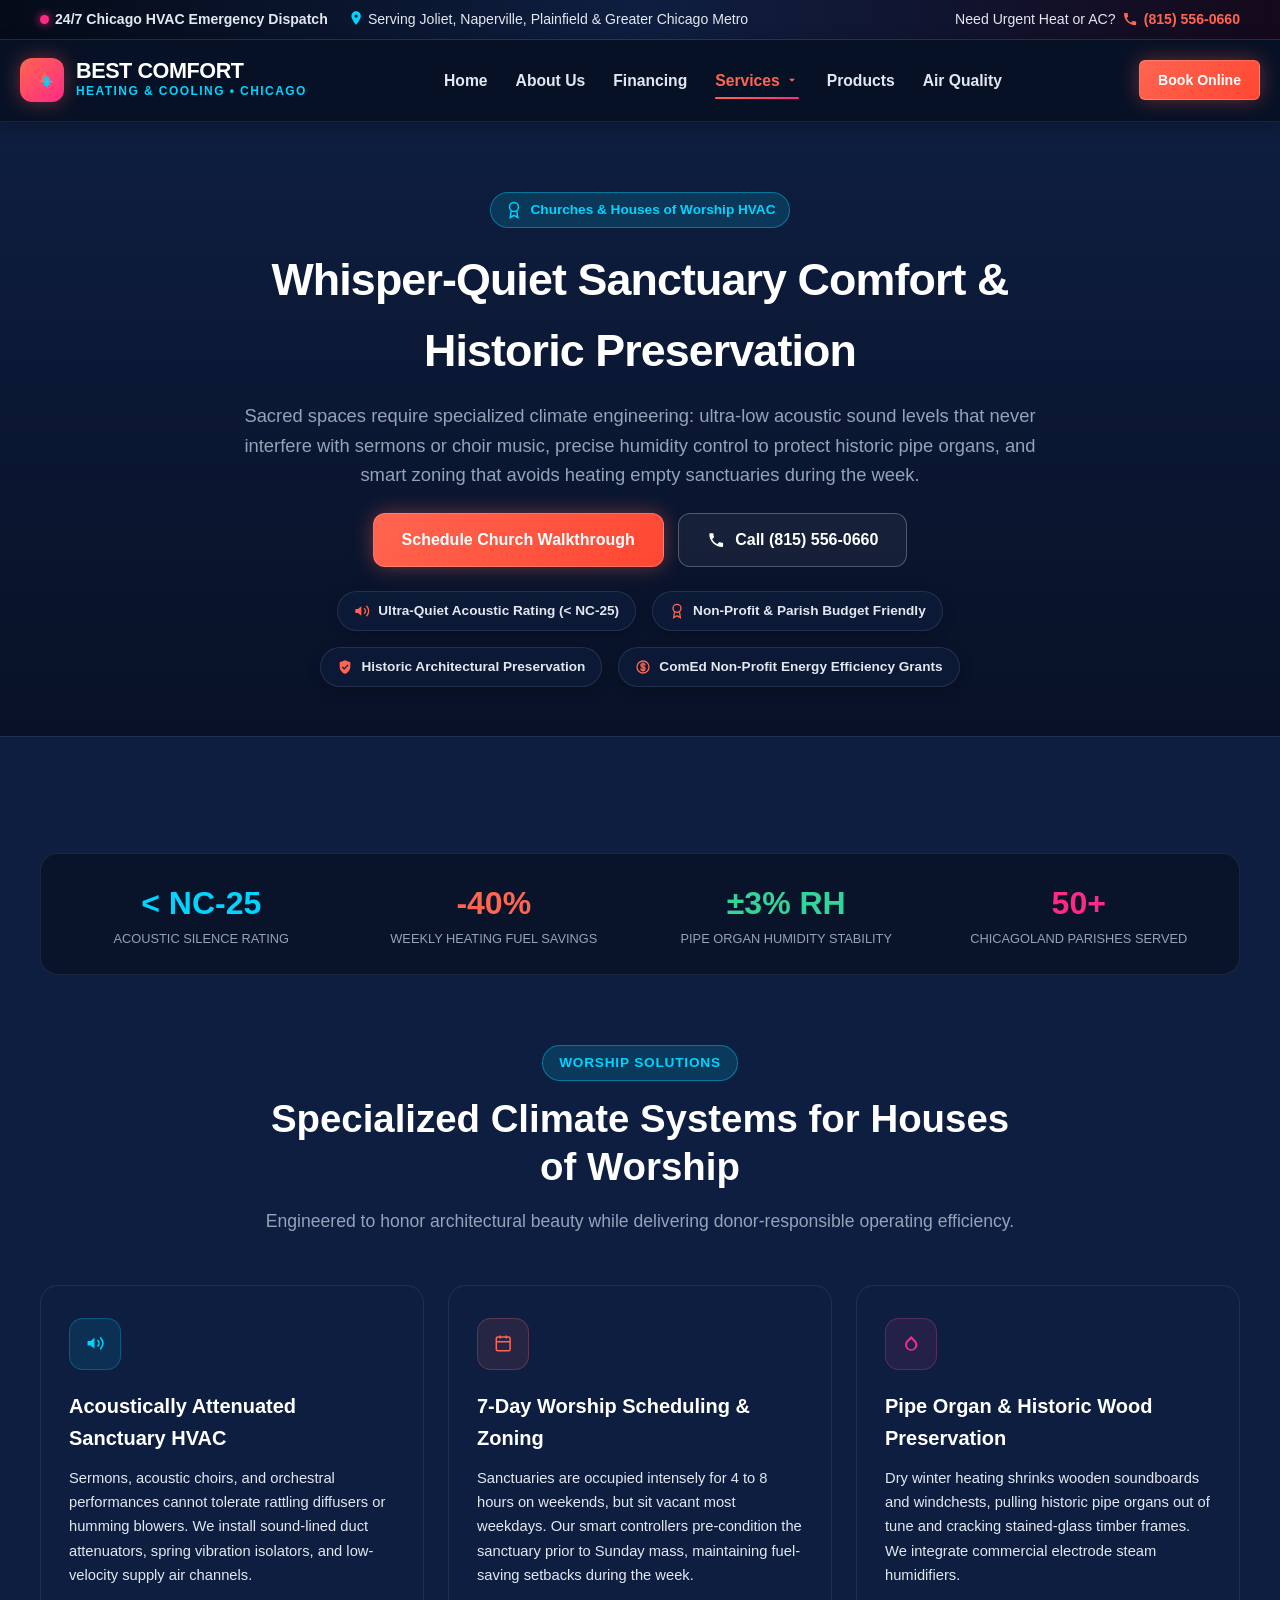
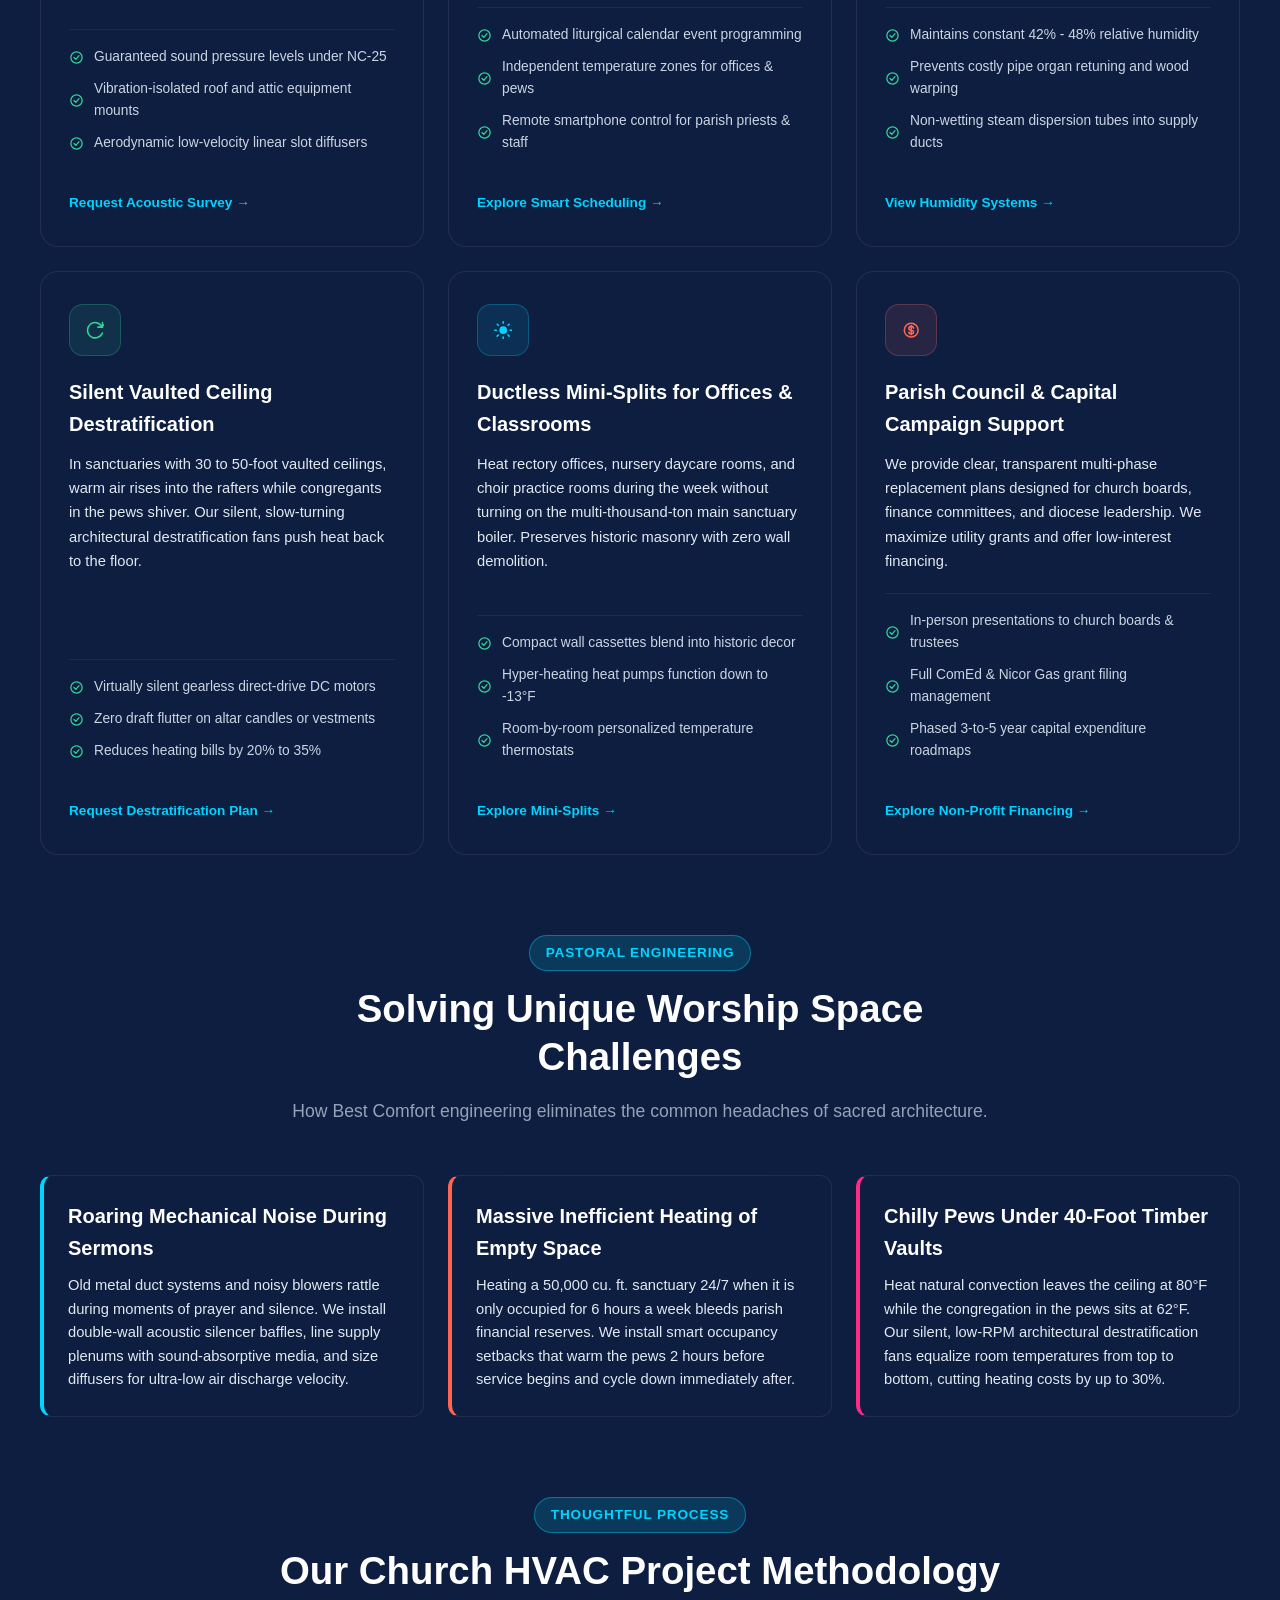
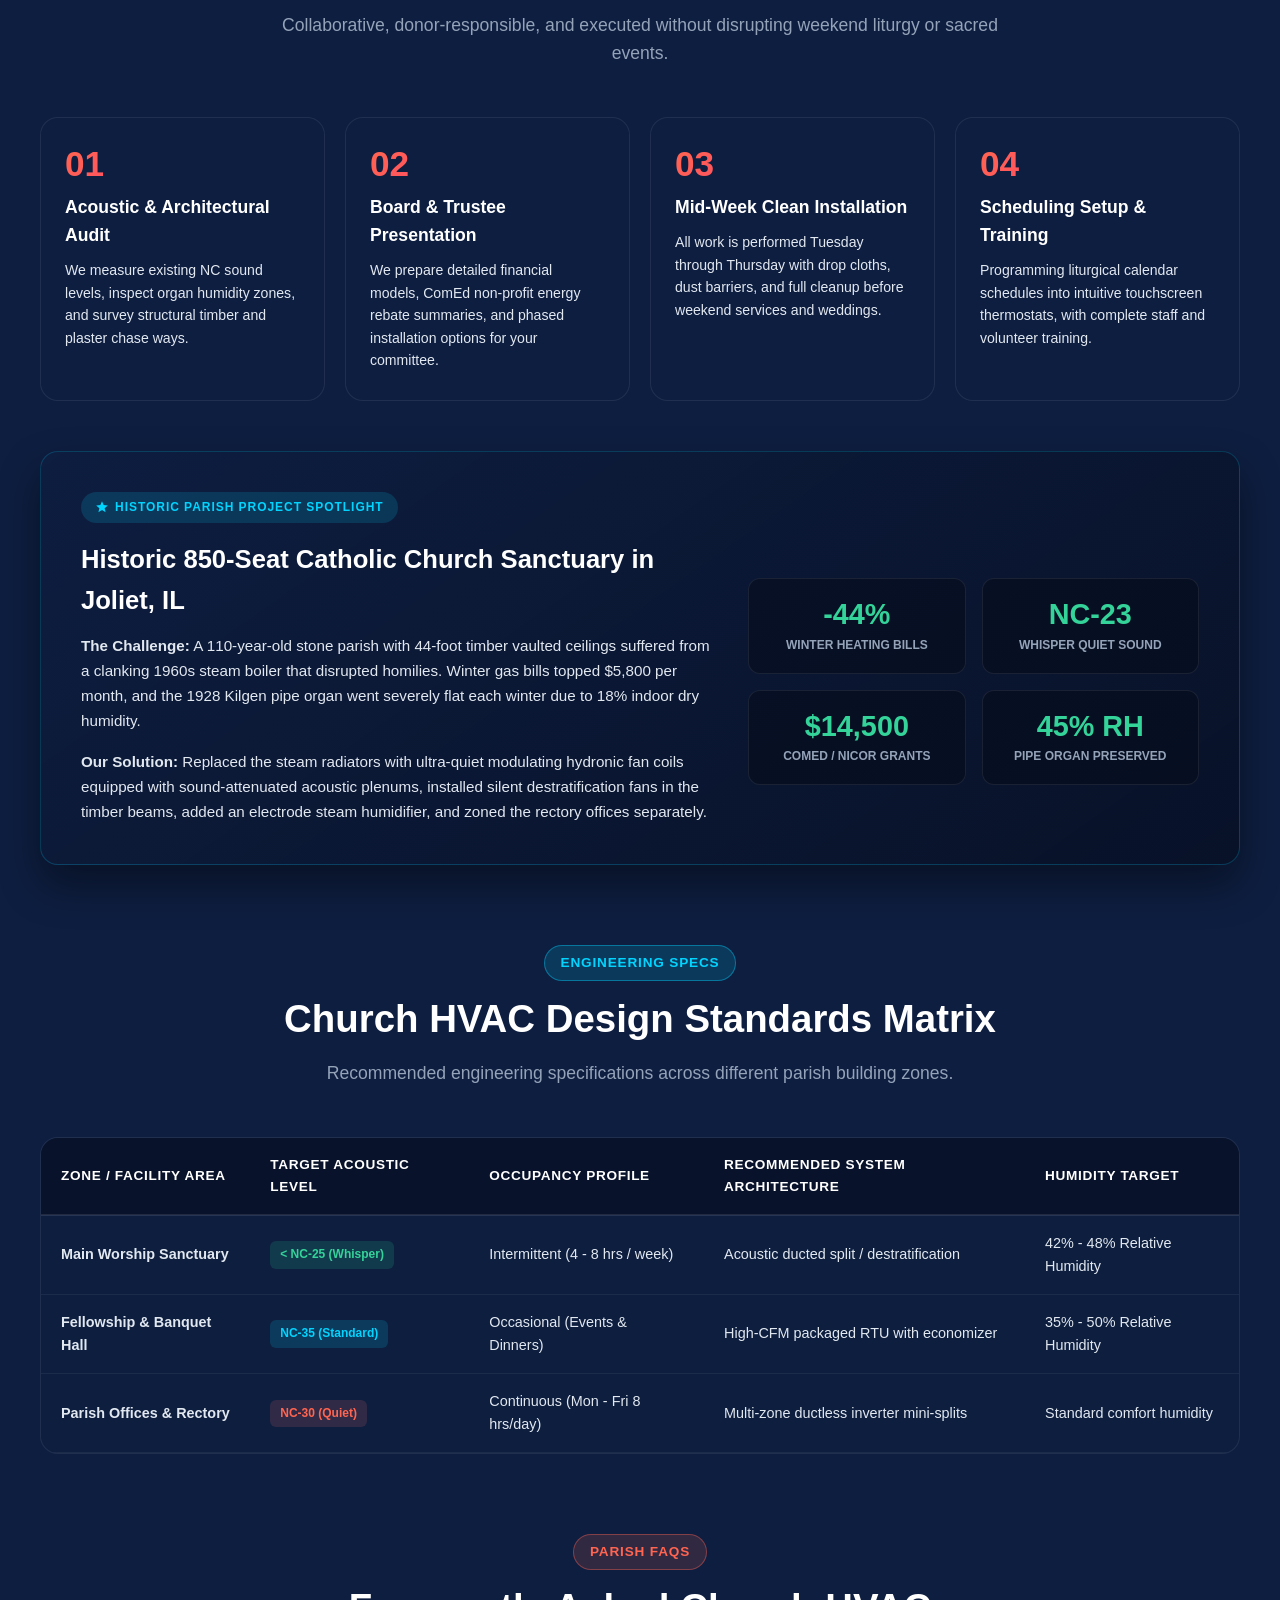
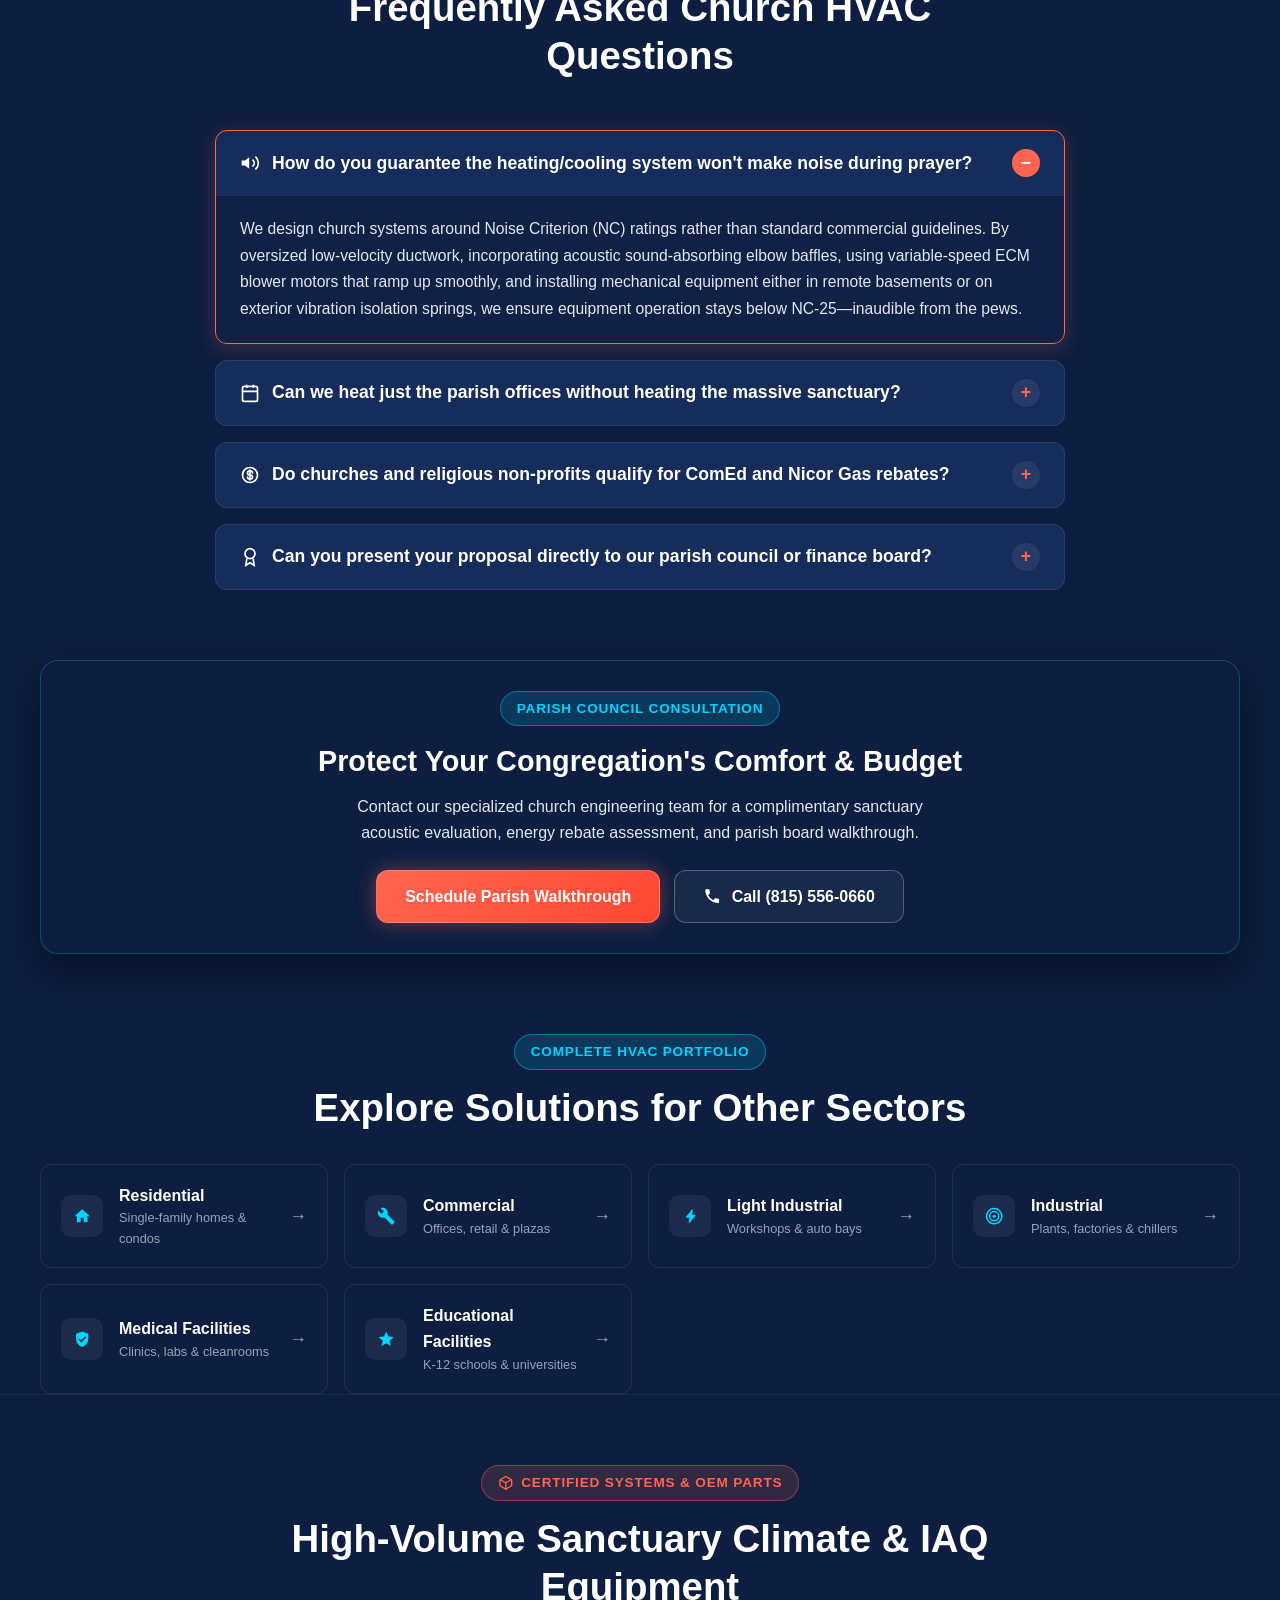
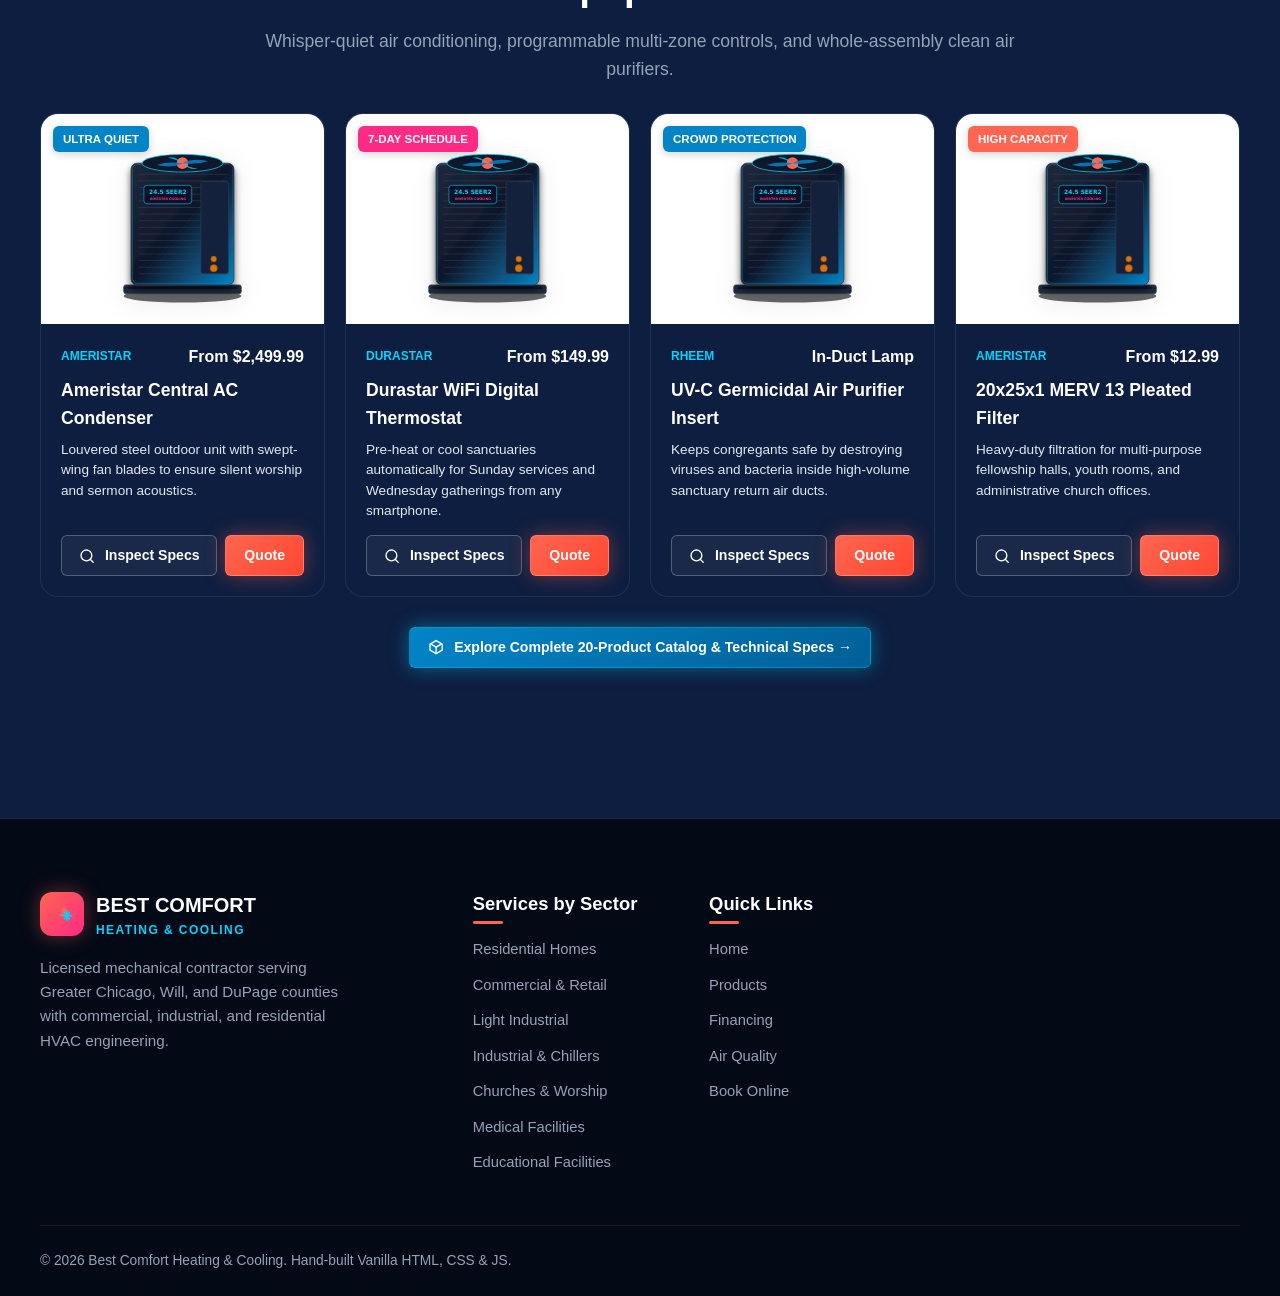
<file: services-churches.html>
<!DOCTYPE html>
<html lang="en">
<head>
  <meta charset="UTF-8">
  <meta name="viewport" content="width=device-width, initial-scale=1.0">
  <title>Church HVAC Heating &amp; AC Solutions | Best Comfort Chicago</title>
  <meta name="description" content="Acoustically silent, zoned heating and air conditioning designed for high sanctuaries, fellowship halls, and historic places of worship in Chicago.">
  <link rel="stylesheet" href="assets/css/style.css">
  <link rel="stylesheet" href="assets/css/pages.css">
  <script src="assets/js/icons.js"></script>
</head>
<body>
  <svg id="svgSpriteDefs" style="display:none;" xmlns="http://www.w3.org/2000/svg">
  <defs>
    <symbol id="icon-fire" viewBox="0 0 24 24">
      <path d="M12 23c-4.97 0-9-4.03-9-9 0-4.12 2.76-7.86 5.86-10.37.78-.63 1.93-.15 2.06.85.22 1.69 1.08 3.19 2.08 4.26.17-2.19 1.13-4.22 2.72-5.74.83-.8 2.2-.28 2.3.87.28 3.09 1.76 5.13 2.98 6.42C22.04 12.43 23 14.15 23 16c0 3.86-3.14 7-7 7h-4zm0-2c3.87 0 7-3.13 7-7 0-1.42-.72-2.77-1.63-3.73-1.47-1.56-2.58-3.69-2.84-6.32-1.07 1.34-1.78 3.03-1.87 4.88-.06 1.1-.92 1.98-2.02 2.03-1.22.06-2.29-.86-2.39-2.08-.03-.39-.12-.76-.24-1.12-2.13 2.03-4.01 4.79-4.01 7.34 0 3.87 3.13 7 7 7zm-1-3c-1.66 0-3-1.34-3-3 0-1.31.84-2.41 2-2.83.55-.2 1.13.25 1.09.83-.07 1.07.78 1.98 1.86 2 .46.01.83.38.83.84 0 1.19-.88 2.16-2.04 2.16h-.74z"/>
    </symbol>

    <symbol id="icon-snowflake" viewBox="0 0 24 24">
      <path d="M12 2v20M2 12h20M4.93 4.93l14.14 14.14M4.93 19.07L19.07 4.93M12 6l2-2m-4 0l2 2m0 12l2 2m-4 0l2-2m-6-6l-2-2m0 4l2-2m12 0l2-2m0 4l-2-2" fill="none" stroke="currentColor" stroke-width="2" stroke-linecap="round"/>
    </symbol>

    <symbol id="icon-bolt" viewBox="0 0 24 24">
      <path d="M11 21h-1l1-7H7.5c-.88 0-1.33-1.06-.71-1.69L14.5 3h1l-1 7h3.5c.88 0 1.33 1.06.71 1.69L11 21z"/>
    </symbol>

    <symbol id="icon-shield" viewBox="0 0 24 24">
      <path d="M12 2L4 5v6.09c0 5.05 3.41 9.76 8 10.91 4.59-1.15 8-5.86 8-10.91V5l-8-3zm-1.25 14.25l-3.75-3.75 1.41-1.41 2.34 2.34 5.34-5.34 1.41 1.41-6.75 6.75z"/>
    </symbol>

    <symbol id="icon-droplet" viewBox="0 0 24 24">
      <path d="M12 2.69l5.66 5.66a8 8 0 1 1-11.31 0L12 2.69zm0 3.83L8.05 10.46a5.5 5.5 0 1 0 7.78 0L12 6.52z"/>
    </symbol>

    <symbol id="icon-sparkles" viewBox="0 0 24 24">
      <path d="M12 2l2.4 5.6L20 10l-5.6 2.4L12 18l-2.4-5.6L4 10l5.6-2.4zm7 13l1.2 2.8L23 19l-2.8 1.2L19 23l-1.2-2.8L15 19l2.8-1.2zM5 16l1 2.5L8.5 19.5 6 20.5 5 23l-1-2.5L1.5 19.5 4 18.5z"/>
    </symbol>

    <symbol id="icon-tools" viewBox="0 0 24 24">
      <path d="M22.7 19l-9.1-9.1c.9-2.3.4-5-1.5-6.9-2-2-5-2.4-7.4-1.3L9 6 6 9 1.6 4.7C.5 7.1.9 10.1 2.9 12.1c1.9 1.9 4.6 2.4 6.9 1.5l9.1 9.1c.4.4 1 .4 1.4 0l2.3-2.3c.5-.4.5-1.1.1-1.4z"/>
    </symbol>

    <symbol id="icon-phone" viewBox="0 0 24 24">
      <path d="M20.01 15.38c-1.23 0-2.42-.2-3.53-.56-.35-.12-.74-.03-1.01.24l-2.2 2.2a15.05 15.05 0 0 1-6.59-6.59l2.2-2.21c.28-.26.36-.65.25-1C8.7 6.35 8.5 5.16 8.5 3.93 8.5 3.42 8.08 3 7.57 3H4.06C3.55 3 3 3.42 3 3.93 3 13.36 10.64 21 20.01 21c.51 0 .99-.55.99-1.06v-3.56c0-.51-.42-.99-.99-.99z"/>
    </symbol>

    <symbol id="icon-map-pin" viewBox="0 0 24 24">
      <path d="M12 2C8.13 2 5 5.13 5 9c0 5.25 7 13 7 13s7-7.75 7-13c0-3.87-3.13-7-7-7zm0 9.5a2.5 2.5 0 0 1 0-5 2.5 2.5 0 0 1 0 5z"/>
    </symbol>

    <symbol id="icon-star" viewBox="0 0 24 24">
      <path d="M12 17.27L18.18 21l-1.64-7.03L22 9.24l-7.19-.61L12 2 9.19 8.63 2 9.24l5.46 4.73L5.82 21z"/>
    </symbol>

    <symbol id="icon-clock" viewBox="0 0 24 24">
      <circle cx="12" cy="12" r="9" fill="none" stroke="currentColor" stroke-width="2"/>
      <polyline points="12,7 12,12 15.5,14" fill="none" stroke="currentColor" stroke-width="2" stroke-linecap="round"/>
    </symbol>

    <symbol id="icon-alert" viewBox="0 0 24 24">
      <path d="M12 2L1 21h22L12 2zm0 3.5L20.25 19H3.75L12 5.5zM11 10v4h2v-4h-2zm0 6v2h2v-2h-2z"/>
    </symbol>

    <symbol id="icon-home" viewBox="0 0 24 24">
      <path d="M10 20v-6h4v6h5v-8h3L12 3 2 12h3v8z"/>
    </symbol>

    <symbol id="icon-package" viewBox="0 0 24 24">
      <path d="M21 16.5l-9 5.2-9-5.2V7.5l9-5.2 9 5.2v9z" fill="none" stroke="currentColor" stroke-width="2"/>
      <polyline points="3.27,6.96 12,12.01 20.73,6.96" fill="none" stroke="currentColor" stroke-width="2"/>
      <line x1="12" y1="22.08" x2="12" y2="12" stroke="currentColor" stroke-width="2"/>
    </symbol>

    <symbol id="icon-tag" viewBox="0 0 24 24">
      <path d="M21.41 11.58l-9-9C12.05 2.22 11.55 2 11 2H4c-1.1 0-2 .9-2 2v7c0 .55.22 1.05.59 1.42l9 9c.36.36.86.58 1.41.58.55 0 1.05-.22 1.41-.59l7-7c.37-.36.59-.86.59-1.41 0-.55-.23-1.06-.59-1.42zM5.5 7C4.67 7 4 6.33 4 5.5S4.67 4 5.5 4 7 4.67 7 5.5 6.33 7 5.5 7z"/>
    </symbol>

    <symbol id="icon-smartphone" viewBox="0 0 24 24">
      <rect x="5" y="2" width="14" height="20" rx="3" fill="none" stroke="currentColor" stroke-width="2"/>
      <line x1="10" y1="5" x2="14" y2="5" stroke="currentColor" stroke-width="2" stroke-linecap="round"/>
      <circle cx="12" cy="18" r="1" fill="currentColor"/>
    </symbol>

    <symbol id="icon-dollar" viewBox="0 0 24 24">
      <circle cx="12" cy="12" r="9" fill="none" stroke="currentColor" stroke-width="2"/>
      <path d="M12 6v12M15 9.5c0-1.38-1.34-2.5-3-2.5s-3 1.12-3 2.5 1.34 2.5 3 2.5 3 1.12 3 2.5-1.34 2.5-3 2.5-3-1.12-3-2.5" fill="none" stroke="currentColor" stroke-width="2" stroke-linecap="round"/>
    </symbol>

    <symbol id="icon-award" viewBox="0 0 24 24">
      <circle cx="12" cy="8" r="6" fill="none" stroke="currentColor" stroke-width="2"/>
      <polyline points="8.21,13.89 7,22 12,19 17,22 15.79,13.88" fill="none" stroke="currentColor" stroke-width="2"/>
    </symbol>

    <symbol id="icon-volume" viewBox="0 0 24 24">
      <polygon points="11,5 6,9 2,9 2,15 6,15 11,19" fill="currentColor"/>
      <path d="M15.54 8.46a5 5 0 0 1 0 7.07M19.07 4.93a10 10 0 0 1 0 14.14" fill="none" stroke="currentColor" stroke-width="2" stroke-linecap="round"/>
    </symbol>

    <symbol id="icon-refresh" viewBox="0 0 24 24">
      <path d="M21.5 2v6h-6M21.34 15.57a10 10 0 1 1-.57-8.38l6.73-5.19" fill="none" stroke="currentColor" stroke-width="2" stroke-linecap="round"/>
    </symbol>

    <symbol id="icon-leaf" viewBox="0 0 24 24">
      <path d="M17 8C8 10 5.9 16.17 3.82 21.34L5.71 22l1-2.3A4.49 4.49 0 0 0 8 20C19 20 22 3 22 3c-1 2-8 2-13 4 5.24 3.73 7 7 7 7s-3-1-6-1c-1 0-2 .1-3 .3C3.5 12 6.5 8 17 8z"/>
    </symbol>

    <symbol id="icon-sun" viewBox="0 0 24 24">
      <circle cx="12" cy="12" r="5" fill="currentColor"/>
      <path d="M12 1v2m0 18v2M4.22 4.22l1.42 1.42m12.72 12.72l1.42 1.42M1 12h2m18 0h2M4.22 19.78l1.42-1.42M18.36 5.64l1.42-1.42" stroke="currentColor" stroke-width="2" stroke-linecap="round"/>
    </symbol>

    <symbol id="icon-wind" viewBox="0 0 24 24">
      <path d="M9.59 4.59A2 2 0 1 1 11 8H2m10.59 11.41A2 2 0 1 0 14 16H2m15.73-8.27A2.5 2.5 0 1 1 19.5 12H2" fill="none" stroke="currentColor" stroke-width="2" stroke-linecap="round"/>
    </symbol>

    <symbol id="icon-plug" viewBox="0 0 24 24">
      <path d="M9 2v6m6-6v6M6 8h12v5a6 6 0 0 1-12 0V8zm6 11v3" fill="none" stroke="currentColor" stroke-width="2" stroke-linecap="round"/>
    </symbol>

    <symbol id="icon-ruler" viewBox="0 0 24 24">
      <rect x="2" y="7" width="20" height="10" rx="2" fill="none" stroke="currentColor" stroke-width="2"/>
      <line x1="6" y1="7" x2="6" y2="12" stroke="currentColor" stroke-width="2"/>
      <line x1="10" y1="7" x2="10" y2="10" stroke="currentColor" stroke-width="2"/>
      <line x1="14" y1="7" x2="14" y2="12" stroke="currentColor" stroke-width="2"/>
      <line x1="18" y1="7" x2="18" y2="10" stroke="currentColor" stroke-width="2"/>
    </symbol>

    <symbol id="icon-calendar" viewBox="0 0 24 24">
      <rect x="3" y="4" width="18" height="18" rx="2" fill="none" stroke="currentColor" stroke-width="2"/>
      <line x1="16" y1="2" x2="16" y2="6" stroke="currentColor" stroke-width="2"/>
      <line x1="8" y1="2" x2="8" y2="6" stroke="currentColor" stroke-width="2"/>
      <line x1="3" y1="10" x2="21" y2="10" stroke="currentColor" stroke-width="2"/>
    </symbol>

    <symbol id="icon-search" viewBox="0 0 24 24">
      <circle cx="11" cy="11" r="8" fill="none" stroke="currentColor" stroke-width="2"/>
      <line x1="21" y1="21" x2="16.65" y2="16.65" stroke="currentColor" stroke-width="2" stroke-linecap="round"/>
    </symbol>

    <symbol id="icon-eye" viewBox="0 0 24 24">
      <path d="M12 4.5C7 4.5 2.73 7.61 1 12c1.73 4.39 6 7.5 11 7.5s9.27-3.11 11-7.5c-1.73-4.39-6-7.5-11-7.5zm0 12.5a5 5 0 1 1 0-10 5 5 0 0 1 0 10zm0-8a3 3 0 1 0 0 6 3 3 0 0 0 0-6z"/>
    </symbol>

    <symbol id="icon-check-circle" viewBox="0 0 24 24">
      <circle cx="12" cy="12" r="9" fill="none" stroke="currentColor" stroke-width="2"/>
      <polyline points="8,12 11,15 16,9" fill="none" stroke="currentColor" stroke-width="2" stroke-linecap="round"/>
    </symbol>

    <symbol id="icon-brand-flame-ice" viewBox="0 0 32 32">
      <path d="M12 4c-.3 1.2-1 2.2-1.7 3.2C9.3 8.7 8.6 10.2 8.6 12.1c0 3.5 2.9 6.4 6.4 6.4s6.4-2.9 6.4-6.4c0-2.6-1.3-4.6-2.8-6.1-.2 1-.7 2-1.4 2.7-.9.9-1.5 2.5-1.5 4.1 0 2.2-1.8 4-4 4s-4-1.8-4-4c0-1.4.6-2.6 1.6-3.6.5-.6 1-1.2 1.4-1.9.5-1.1.6-2.2.3-3.3z" fill="#ff6550"/>
      <path d="M22 12v12m-6-6h12m-9-4l6 8m-6 0l6-8" fill="none" stroke="#00d4ff" stroke-width="2" stroke-linecap="round"/>
    </symbol>

    <symbol id="icon-mail" viewBox="0 0 24 24">
      <path d="M4 4h16c1.1 0 2 .9 2 2v12c0 1.1-.9 2-2 2H4c-1.1 0-2-.9-2-2V6c0-1.1.9-2 2-2z" fill="none" stroke="currentColor" stroke-width="2"/>
      <polyline points="22,6 12,13 2,6" fill="none" stroke="currentColor" stroke-width="2"/>
    </symbol>

    <symbol id="icon-diamond" viewBox="0 0 24 24">
      <polygon points="12,2 22,12 12,22 2,12" fill="currentColor"/>
    </symbol>

    <symbol id="icon-target" viewBox="0 0 24 24">
      <circle cx="12" cy="12" r="10" fill="none" stroke="currentColor" stroke-width="2"/>
      <circle cx="12" cy="12" r="6" fill="none" stroke="currentColor" stroke-width="2"/>
      <circle cx="12" cy="12" r="2" fill="currentColor"/>
    </symbol>

    <symbol id="icon-users" viewBox="0 0 24 24">
      <path d="M17 21v-2a4 4 0 0 0-4-4H5a4 4 0 0 0-4 4v2" fill="none" stroke="currentColor" stroke-width="2" stroke-linecap="round"/>
      <circle cx="9" cy="7" r="4" fill="none" stroke="currentColor" stroke-width="2"/>
      <path d="M23 21v-2a4 4 0 0 0-3-3.87M16 3.13a4 4 0 0 1 0 7.75" fill="none" stroke="currentColor" stroke-width="2" stroke-linecap="round"/>
    </symbol>
  </defs>
</svg>

    <aside class="top-bar" aria-label="Emergency Announcement">
    <div class="container top-bar-inner">
      <div class="top-bar-info">
        <div class="top-bar-item">
          <span class="emergency-pulse"></span>
          <strong>24/7 Chicago HVAC Emergency Dispatch</strong>
        </div>
        <div class="top-bar-item">
          <span><svg class="svg-icon" style="color:var(--rich-blue-electric);"><use href="#icon-map-pin"></use></svg> Serving Joliet, Naperville, Plainfield &amp; Greater Chicago Metro</span>
        </div>
      </div>
      <div class="top-bar-item">
        <span>Need Urgent Heat or AC?</span>
        <a href="tel:8155560660" class="top-phone-link" id="topEmergencyCall">
          <svg class="svg-icon"><use href="#icon-phone"></use></svg> (815) 556-0660
        </a>
      </div>
    </div>
  </aside>

  <header class="site-header">
    <div class="container header-inner">
      <a href="index.html" class="logo-brand">
        <div class="logo-icon"><svg class="svg-icon"><use href="#icon-brand-flame-ice"></use></svg></div>
        <div class="logo-text">
          <h1>BEST COMFORT</h1>
          <span>HEATING &amp; COOLING • CHICAGO</span>
        </div>
      </a>

      <nav class="nav-menu" aria-label="Main Navigation">
        <a href="index.html" class="nav-link" id="navHome">Home</a>
        <a href="about.html" class="nav-link" id="navAbout">About Us</a>
        <a href="financing.html" class="nav-link" id="navFinancing">Financing</a>

        <div class="nav-item-dropdown" id="navServicesDropdown">
          <a href="services.html" class="nav-link dropdown-toggle active" id="navServices">
            Services
            <svg class="dropdown-arrow" viewBox="0 0 24 24" width="14" height="14"><path d="M7 10l5 5 5-5z" fill="currentColor"/></svg>
          </a>
          <div class="dropdown-menu">
            <div class="dropdown-header">
              <span class="dropdown-title">HVAC Solutions by Sector</span>
              <a href="services.html" class="dropdown-view-all">All Services &rarr;</a>
            </div>
            <div class="dropdown-grid">
              <a href="services-residential.html" class="dropdown-link"><div class="dropdown-link-icon icon-residential"><svg class="svg-icon"><use href="#icon-home"></use></svg></div><div class="dropdown-link-info"><span class="dropdown-link-title">Residential</span><span class="dropdown-link-desc">Single-family homes &amp; condos</span></div></a>
              <a href="services-commercial.html" class="dropdown-link"><div class="dropdown-link-icon icon-commercial"><svg class="svg-icon"><use href="#icon-tools"></use></svg></div><div class="dropdown-link-info"><span class="dropdown-link-title">Commercial</span><span class="dropdown-link-desc">Offices, retail &amp; plazas</span></div></a>
              <a href="services-light-industrial.html" class="dropdown-link"><div class="dropdown-link-icon icon-light-ind"><svg class="svg-icon"><use href="#icon-bolt"></use></svg></div><div class="dropdown-link-info"><span class="dropdown-link-title">Light Industrial</span><span class="dropdown-link-desc">Workshops &amp; auto bays</span></div></a>
              <a href="services-industrial.html" class="dropdown-link"><div class="dropdown-link-icon icon-industrial"><svg class="svg-icon"><use href="#icon-target"></use></svg></div><div class="dropdown-link-info"><span class="dropdown-link-title">Industrial</span><span class="dropdown-link-desc">Plants, factories &amp; chillers</span></div></a>
              <a href="services-churches.html" class="dropdown-link active"><div class="dropdown-link-icon icon-churches"><svg class="svg-icon"><use href="#icon-award"></use></svg></div><div class="dropdown-link-info"><span class="dropdown-link-title">Churches</span><span class="dropdown-link-desc">Places of worship &amp; halls</span></div></a>
              <a href="services-medical.html" class="dropdown-link"><div class="dropdown-link-icon icon-medical"><svg class="svg-icon"><use href="#icon-shield"></use></svg></div><div class="dropdown-link-info"><span class="dropdown-link-title">Medical Facilities</span><span class="dropdown-link-desc">Clinics, labs &amp; cleanrooms</span></div></a>
              <a href="services-educational.html" class="dropdown-link"><div class="dropdown-link-icon icon-educational"><svg class="svg-icon"><use href="#icon-star"></use></svg></div><div class="dropdown-link-info"><span class="dropdown-link-title">Educational Facilities</span><span class="dropdown-link-desc">K-12 schools &amp; universities</span></div></a>
            </div>
          </div>
        </div>

        <a href="products.html" class="nav-link" id="navProducts">Products</a>
        <a href="air-quality.html" class="nav-link" id="navAirQuality">Air Quality</a>
      </nav>

      <div class="nav-actions">
        <a href="contact.html" class="btn btn-salmon btn-sm" id="navBookOnline">Book Online</a>
        <button class="mobile-toggle" aria-label="Toggle Menu"><span></span><span></span><span></span></button>
      </div>
    </div>
  </header>

  <div class="mobile-backdrop"></div>
  <div class="mobile-nav-drawer">
    <div class="mobile-drawer-header">
      <div class="logo-text"><h2 style="font-size:1.15rem; color:#fff; font-weight:800;">BEST COMFORT</h2></div>
      <button class="mobile-close-btn">&times;</button>
    </div>
    <div class="mobile-menu-list">
      <a href="index.html" class="nav-link">Home</a>
      <a href="about.html" class="nav-link">About Us</a>
      <a href="financing.html" class="nav-link">Financing (0% APR)</a>
      <div class="mobile-dropdown-item">
        <div class="mobile-dropdown-trigger">
          <a href="services.html" class="nav-link active">Services</a>
          <button type="button" class="mobile-sub-toggle active">&#9662;</button>
        </div>
        <div class="mobile-sub-menu open">
          <a href="services-residential.html" class="mobile-sub-link">&bull; Residential</a>
          <a href="services-commercial.html" class="mobile-sub-link">&bull; Commercial</a>
          <a href="services-light-industrial.html" class="mobile-sub-link">&bull; Light Industrial</a>
          <a href="services-industrial.html" class="mobile-sub-link">&bull; Industrial</a>
          <a href="services-churches.html" class="mobile-sub-link active">&bull; Churches</a>
          <a href="services-medical.html" class="mobile-sub-link">&bull; Medical Facilities</a>
          <a href="services-educational.html" class="mobile-sub-link">&bull; Educational Facilities</a>
        </div>
      </div>
      <a href="products.html" class="nav-link">Products</a>
      <a href="air-quality.html" class="nav-link">Air Quality</a>
      <a href="contact.html" class="nav-link">Contact</a>
    </div>
  </div>

  <section class="page-hero">
    <div class="container page-hero-inner">
      <div class="sector-hero-badge badge-blue">
        <svg class="svg-icon" style="width:18px; height:18px;"><use href="#icon-award"></use></svg>
        <span>Churches &amp; Houses of Worship HVAC</span>
      </div>
      <h1>Whisper-Quiet Sanctuary Comfort &amp; Historic Preservation</h1>
      <p>
        Sacred spaces require specialized climate engineering: ultra-low acoustic sound levels that never interfere with sermons or choir music, precise humidity control to protect historic pipe organs, and smart zoning that avoids heating empty sanctuaries during the week.
      </p>
      <div style="margin-top:24px; display:flex; gap:14px; justify-content:center; flex-wrap:wrap;">
        <a href="contact.html" class="btn btn-salmon">Schedule Church Walkthrough</a>
        <a href="tel:8155560660" class="btn btn-outline"><svg class="svg-icon"><use href="#icon-phone"></use></svg> Call (815) 556-0660</a>
      </div>

      <div class="sector-trust-strip">
        <div class="sector-trust-pill">
          <svg class="svg-icon"><use href="#icon-volume"></use></svg>
          <span>Ultra-Quiet Acoustic Rating (&lt; NC-25)</span>
        </div>
        <div class="sector-trust-pill">
          <svg class="svg-icon"><use href="#icon-award"></use></svg>
          <span>Non-Profit &amp; Parish Budget Friendly</span>
        </div>
        <div class="sector-trust-pill">
          <svg class="svg-icon"><use href="#icon-shield"></use></svg>
          <span>Historic Architectural Preservation</span>
        </div>
        <div class="sector-trust-pill">
          <svg class="svg-icon"><use href="#icon-dollar"></use></svg>
          <span>ComEd Non-Profit Energy Efficiency Grants</span>
        </div>
      </div>
    </div>
  </section>

  <main class="section section-navy">
    <div class="container">

      <div class="sector-stats-bar">
        <div style="text-align:center;">
          <h3 style="font-size:2rem; font-weight:800; color:var(--rich-blue-electric);">&lt; NC-25</h3>
          <p style="font-size:0.8rem; color:var(--text-muted); text-transform:uppercase;">Acoustic Silence Rating</p>
        </div>
        <div style="text-align:center;">
          <h3 style="font-size:2rem; font-weight:800; color:var(--electric-salmon);">-40%</h3>
          <p style="font-size:0.8rem; color:var(--text-muted); text-transform:uppercase;">Weekly Heating Fuel Savings</p>
        </div>
        <div style="text-align:center;">
          <h3 style="font-size:2rem; font-weight:800; color:#34d399;">&plusmn;3% RH</h3>
          <p style="font-size:0.8rem; color:var(--text-muted); text-transform:uppercase;">Pipe Organ Humidity Stability</p>
        </div>
        <div style="text-align:center;">
          <h3 style="font-size:2rem; font-weight:800; color:var(--vibrant-pink);">50+</h3>
          <p style="font-size:0.8rem; color:var(--text-muted); text-transform:uppercase;">Chicagoland Parishes Served</p>
        </div>
      </div>

      <div class="section-header" style="margin-top:70px;">
        <div class="badge-pill badge-blue">Worship Solutions</div>
        <h2 class="section-title">Specialized Climate Systems for Houses of Worship</h2>
        <p class="section-subtitle">
          Engineered to honor architectural beauty while delivering donor-responsible operating efficiency.
        </p>
      </div>

      <div class="sector-cap-grid">
        
        <div class="sector-cap-card">
          <div class="sector-cap-icon">
            <svg class="svg-icon"><use href="#icon-volume"></use></svg>
          </div>
          <h3 class="sector-cap-title">Acoustically Attenuated Sanctuary HVAC</h3>
          <p class="sector-cap-desc">
            Sermons, acoustic choirs, and orchestral performances cannot tolerate rattling diffusers or humming blowers. We install sound-lined duct attenuators, spring vibration isolators, and low-velocity supply air channels.
          </p>
          <ul class="sector-cap-features">
            <li><svg class="svg-icon"><use href="#icon-check-circle"></use></svg> Guaranteed sound pressure levels under NC-25</li>
            <li><svg class="svg-icon"><use href="#icon-check-circle"></use></svg> Vibration-isolated roof and attic equipment mounts</li>
            <li><svg class="svg-icon"><use href="#icon-check-circle"></use></svg> Aerodynamic low-velocity linear slot diffusers</li>
          </ul>
          <div class="sector-cap-footer">
            <a href="contact.html">Request Acoustic Survey &rarr;</a>
          </div>
        </div>

        <div class="sector-cap-card">
          <div class="sector-cap-icon salmon">
            <svg class="svg-icon"><use href="#icon-calendar"></use></svg>
          </div>
          <h3 class="sector-cap-title">7-Day Worship Scheduling &amp; Zoning</h3>
          <p class="sector-cap-desc">
            Sanctuaries are occupied intensely for 4 to 8 hours on weekends, but sit vacant most weekdays. Our smart controllers pre-condition the sanctuary prior to Sunday mass, maintaining fuel-saving setbacks during the week.
          </p>
          <ul class="sector-cap-features">
            <li><svg class="svg-icon"><use href="#icon-check-circle"></use></svg> Automated liturgical calendar event programming</li>
            <li><svg class="svg-icon"><use href="#icon-check-circle"></use></svg> Independent temperature zones for offices &amp; pews</li>
            <li><svg class="svg-icon"><use href="#icon-check-circle"></use></svg> Remote smartphone control for parish priests &amp; staff</li>
          </ul>
          <div class="sector-cap-footer">
            <a href="contact.html">Explore Smart Scheduling &rarr;</a>
          </div>
        </div>

        <div class="sector-cap-card">
          <div class="sector-cap-icon pink">
            <svg class="svg-icon"><use href="#icon-droplet"></use></svg>
          </div>
          <h3 class="sector-cap-title">Pipe Organ &amp; Historic Wood Preservation</h3>
          <p class="sector-cap-desc">
            Dry winter heating shrinks wooden soundboards and windchests, pulling historic pipe organs out of tune and cracking stained-glass timber frames. We integrate commercial electrode steam humidifiers.
          </p>
          <ul class="sector-cap-features">
            <li><svg class="svg-icon"><use href="#icon-check-circle"></use></svg> Maintains constant 42% - 48% relative humidity</li>
            <li><svg class="svg-icon"><use href="#icon-check-circle"></use></svg> Prevents costly pipe organ retuning and wood warping</li>
            <li><svg class="svg-icon"><use href="#icon-check-circle"></use></svg> Non-wetting steam dispersion tubes into supply ducts</li>
          </ul>
          <div class="sector-cap-footer">
            <a href="air-quality.html">View Humidity Systems &rarr;</a>
          </div>
        </div>

        <div class="sector-cap-card">
          <div class="sector-cap-icon emerald">
            <svg class="svg-icon"><use href="#icon-refresh"></use></svg>
          </div>
          <h3 class="sector-cap-title">Silent Vaulted Ceiling Destratification</h3>
          <p class="sector-cap-desc">
            In sanctuaries with 30 to 50-foot vaulted ceilings, warm air rises into the rafters while congregants in the pews shiver. Our silent, slow-turning architectural destratification fans push heat back to the floor.
          </p>
          <ul class="sector-cap-features">
            <li><svg class="svg-icon"><use href="#icon-check-circle"></use></svg> Virtually silent gearless direct-drive DC motors</li>
            <li><svg class="svg-icon"><use href="#icon-check-circle"></use></svg> Zero draft flutter on altar candles or vestments</li>
            <li><svg class="svg-icon"><use href="#icon-check-circle"></use></svg> Reduces heating bills by 20% to 35%</li>
          </ul>
          <div class="sector-cap-footer">
            <a href="contact.html">Request Destratification Plan &rarr;</a>
          </div>
        </div>

        <div class="sector-cap-card">
          <div class="sector-cap-icon">
            <svg class="svg-icon"><use href="#icon-sun"></use></svg>
          </div>
          <h3 class="sector-cap-title">Ductless Mini-Splits for Offices &amp; Classrooms</h3>
          <p class="sector-cap-desc">
            Heat rectory offices, nursery daycare rooms, and choir practice rooms during the week without turning on the multi-thousand-ton main sanctuary boiler. Preserves historic masonry with zero wall demolition.
          </p>
          <ul class="sector-cap-features">
            <li><svg class="svg-icon"><use href="#icon-check-circle"></use></svg> Compact wall cassettes blend into historic decor</li>
            <li><svg class="svg-icon"><use href="#icon-check-circle"></use></svg> Hyper-heating heat pumps function down to -13°F</li>
            <li><svg class="svg-icon"><use href="#icon-check-circle"></use></svg> Room-by-room personalized temperature thermostats</li>
          </ul>
          <div class="sector-cap-footer">
            <a href="products.html">Explore Mini-Splits &rarr;</a>
          </div>
        </div>

        <div class="sector-cap-card">
          <div class="sector-cap-icon salmon">
            <svg class="svg-icon"><use href="#icon-dollar"></use></svg>
          </div>
          <h3 class="sector-cap-title">Parish Council &amp; Capital Campaign Support</h3>
          <p class="sector-cap-desc">
            We provide clear, transparent multi-phase replacement plans designed for church boards, finance committees, and diocese leadership. We maximize utility grants and offer low-interest financing.
          </p>
          <ul class="sector-cap-features">
            <li><svg class="svg-icon"><use href="#icon-check-circle"></use></svg> In-person presentations to church boards &amp; trustees</li>
            <li><svg class="svg-icon"><use href="#icon-check-circle"></use></svg> Full ComEd &amp; Nicor Gas grant filing management</li>
            <li><svg class="svg-icon"><use href="#icon-check-circle"></use></svg> Phased 3-to-5 year capital expenditure roadmaps</li>
          </ul>
          <div class="sector-cap-footer">
            <a href="financing.html">Explore Non-Profit Financing &rarr;</a>
          </div>
        </div>
      </div>

      <div class="section-header" style="margin-top:80px;">
        <div class="badge-pill badge-blue">Pastoral Engineering</div>
        <h2 class="section-title">Solving Unique Worship Space Challenges</h2>
        <p class="section-subtitle">
          How Best Comfort engineering eliminates the common headaches of sacred architecture.
        </p>
      </div>

      <div class="sector-challenges-grid">
        <div class="sector-challenge-card">
          <h3 style="font-size:1.25rem; color:#fff; font-weight:800; margin-bottom:10px;">Roaring Mechanical Noise During Sermons</h3>
          <p style="color:var(--text-light); font-size:0.92rem; line-height:1.6;">
            Old metal duct systems and noisy blowers rattle during moments of prayer and silence. We install double-wall acoustic silencer baffles, line supply plenums with sound-absorptive media, and size diffusers for ultra-low air discharge velocity.
          </p>
        </div>
        <div class="sector-challenge-card salmon">
          <h3 style="font-size:1.25rem; color:#fff; font-weight:800; margin-bottom:10px;">Massive Inefficient Heating of Empty Space</h3>
          <p style="color:var(--text-light); font-size:0.92rem; line-height:1.6;">
            Heating a 50,000 cu. ft. sanctuary 24/7 when it is only occupied for 6 hours a week bleeds parish financial reserves. We install smart occupancy setbacks that warm the pews 2 hours before service begins and cycle down immediately after.
          </p>
        </div>
        <div class="sector-challenge-card pink">
          <h3 style="font-size:1.25rem; color:#fff; font-weight:800; margin-bottom:10px;">Chilly Pews Under 40-Foot Timber Vaults</h3>
          <p style="color:var(--text-light); font-size:0.92rem; line-height:1.6;">
            Heat natural convection leaves the ceiling at 80°F while the congregation in the pews sits at 62°F. Our silent, low-RPM architectural destratification fans equalize room temperatures from top to bottom, cutting heating costs by up to 30%.
          </p>
        </div>
      </div>

      <div class="section-header" style="margin-top:80px;">
        <div class="badge-pill badge-blue">Thoughtful Process</div>
        <h2 class="section-title">Our Church HVAC Project Methodology</h2>
        <p class="section-subtitle">
          Collaborative, donor-responsible, and executed without disrupting weekend liturgy or sacred events.
        </p>
      </div>

      <div class="sector-process-grid">
        <div class="sector-process-card">
          <div class="process-step-num">01</div>
          <h3 class="process-step-title">Acoustic &amp; Architectural Audit</h3>
          <p class="process-step-desc">
            We measure existing NC sound levels, inspect organ humidity zones, and survey structural timber and plaster chase ways.
          </p>
        </div>
        <div class="sector-process-card">
          <div class="process-step-num">02</div>
          <h3 class="process-step-title">Board &amp; Trustee Presentation</h3>
          <p class="process-step-desc">
            We prepare detailed financial models, ComEd non-profit energy rebate summaries, and phased installation options for your committee.
          </p>
        </div>
        <div class="sector-process-card">
          <div class="process-step-num">03</div>
          <h3 class="process-step-title">Mid-Week Clean Installation</h3>
          <p class="process-step-desc">
            All work is performed Tuesday through Thursday with drop cloths, dust barriers, and full cleanup before weekend services and weddings.
          </p>
        </div>
        <div class="sector-process-card">
          <div class="process-step-num">04</div>
          <h3 class="process-step-title">Scheduling Setup &amp; Training</h3>
          <p class="process-step-desc">
            Programming liturgical calendar schedules into intuitive touchscreen thermostats, with complete staff and volunteer training.
          </p>
        </div>
      </div>

      <div class="sector-case-study">
        <div class="case-study-badge">
          <svg class="svg-icon" style="width:14px; height:14px;"><use href="#icon-star"></use></svg>
          <span>Historic Parish Project Spotlight</span>
        </div>
        <div class="sector-case-study-grid">
          <div>
            <h3 style="font-size:1.6rem; color:#fff; font-weight:800; margin-bottom:12px;">
              Historic 850-Seat Catholic Church Sanctuary in Joliet, IL
            </h3>
            <p style="color:var(--text-light); font-size:0.95rem; line-height:1.65; margin-bottom:16px;">
              <strong>The Challenge:</strong> A 110-year-old stone parish with 44-foot timber vaulted ceilings suffered from a clanking 1960s steam boiler that disrupted homilies. Winter gas bills topped $5,800 per month, and the 1928 Kilgen pipe organ went severely flat each winter due to 18% indoor dry humidity.
            </p>
            <p style="color:var(--text-light); font-size:0.95rem; line-height:1.65;">
              <strong>Our Solution:</strong> Replaced the steam radiators with ultra-quiet modulating hydronic fan coils equipped with sound-attenuated acoustic plenums, installed silent destratification fans in the timber beams, added an electrode steam humidifier, and zoned the rectory offices separately.
            </p>
          </div>
          <div class="case-study-stats">
            <div class="case-study-stat-box">
              <div class="case-study-stat-val">-44%</div>
              <div class="case-study-stat-lbl">Winter Heating Bills</div>
            </div>
            <div class="case-study-stat-box">
              <div class="case-study-stat-val">NC-23</div>
              <div class="case-study-stat-lbl">Whisper Quiet Sound</div>
            </div>
            <div class="case-study-stat-box">
              <div class="case-study-stat-val">$14,500</div>
              <div class="case-study-stat-lbl">ComEd / Nicor Grants</div>
            </div>
            <div class="case-study-stat-box">
              <div class="case-study-stat-val">45% RH</div>
              <div class="case-study-stat-lbl">Pipe Organ Preserved</div>
            </div>
          </div>
        </div>
      </div>

      <div class="section-header" style="margin-top:80px;">
        <div class="badge-pill badge-blue">Engineering Specs</div>
        <h2 class="section-title">Church HVAC Design Standards Matrix</h2>
        <p class="section-subtitle">
          Recommended engineering specifications across different parish building zones.
        </p>
      </div>

      <div class="sector-spec-table-wrap">
        <table class="sector-spec-table">
          <thead>
            <tr>
              <th>Zone / Facility Area</th>
              <th>Target Acoustic Level</th>
              <th>Occupancy Profile</th>
              <th>Recommended System Architecture</th>
              <th>Humidity Target</th>
            </tr>
          </thead>
          <tbody>
            <tr>
              <td><strong>Main Worship Sanctuary</strong></td>
              <td><span class="spec-badge green">&lt; NC-25 (Whisper)</span></td>
              <td>Intermittent (4 - 8 hrs / week)</td>
              <td>Acoustic ducted split / destratification</td>
              <td>42% - 48% Relative Humidity</td>
            </tr>
            <tr>
              <td><strong>Fellowship &amp; Banquet Hall</strong></td>
              <td><span class="spec-badge blue">NC-35 (Standard)</span></td>
              <td>Occasional (Events &amp; Dinners)</td>
              <td>High-CFM packaged RTU with economizer</td>
              <td>35% - 50% Relative Humidity</td>
            </tr>
            <tr>
              <td><strong>Parish Offices &amp; Rectory</strong></td>
              <td><span class="spec-badge salmon">NC-30 (Quiet)</span></td>
              <td>Continuous (Mon - Fri 8 hrs/day)</td>
              <td>Multi-zone ductless inverter mini-splits</td>
              <td>Standard comfort humidity</td>
            </tr>
          </tbody>
        </table>
      </div>

      <div class="section-header" style="margin-top:80px;">
        <div class="badge-pill badge-salmon">Parish FAQs</div>
        <h2 class="section-title">Frequently Asked Church HVAC Questions</h2>
      </div>

      <div class="accordion-wrapper" data-single-open="true" style="max-width:850px; margin:30px auto 0 auto;">
        <div class="accordion-item active">
          <div class="accordion-header" role="button" tabindex="0" aria-expanded="true">
            <span class="accordion-header-title">
              <span class="icon-tag"><svg class="svg-icon"><use href="#icon-volume"></use></svg></span>
              How do you guarantee the heating/cooling system won't make noise during prayer?
            </span>
            <span class="accordion-icon">&minus;</span>
          </div>
          <div class="accordion-content">
            <div class="accordion-inner">
              We design church systems around Noise Criterion (NC) ratings rather than standard commercial guidelines. By oversized low-velocity ductwork, incorporating acoustic sound-absorbing elbow baffles, using variable-speed ECM blower motors that ramp up smoothly, and installing mechanical equipment either in remote basements or on exterior vibration isolation springs, we ensure equipment operation stays below NC-25—inaudible from the pews.
            </div>
          </div>
        </div>

        <div class="accordion-item">
          <div class="accordion-header" role="button" tabindex="0" aria-expanded="false">
            <span class="accordion-header-title">
              <span class="icon-tag"><svg class="svg-icon"><use href="#icon-calendar"></use></svg></span>
              Can we heat just the parish offices without heating the massive sanctuary?
            </span>
            <span class="accordion-icon">+</span>
          </div>
          <div class="accordion-content">
            <div class="accordion-inner">
              Yes, absolutely. That is one of the biggest energy savers we implement. By installing separate multi-zone ductless mini-split heat pumps for the administrative offices, rectory, and nursery, your parish can keep staff perfectly comfortable Monday through Friday while the massive main sanctuary rests in an energy-saving setback mode (such as 55°F).
            </div>
          </div>
        </div>

        <div class="accordion-item">
          <div class="accordion-header" role="button" tabindex="0" aria-expanded="false">
            <span class="accordion-header-title">
              <span class="icon-tag"><svg class="svg-icon"><use href="#icon-dollar"></use></svg></span>
              Do churches and religious non-profits qualify for ComEd and Nicor Gas rebates?
            </span>
            <span class="accordion-icon">+</span>
          </div>
          <div class="accordion-content">
            <div class="accordion-inner">
              Yes! Churches, synagogues, mosques, and religious non-profit facilities qualify for both standard and custom incentives through the ComEd Energy Efficiency Program and the Nicor Gas Energy Efficiency Program. Rebates are available for high-efficiency heat pumps, condensing boilers, smart worship scheduling thermostats, and destratification fans. We handle 100% of the grant paperwork.
            </div>
          </div>
        </div>

        <div class="accordion-item">
          <div class="accordion-header" role="button" tabindex="0" aria-expanded="false">
            <span class="accordion-header-title">
              <span class="icon-tag"><svg class="svg-icon"><use href="#icon-award"></use></svg></span>
              Can you present your proposal directly to our parish council or finance board?
            </span>
            <span class="accordion-icon">+</span>
          </div>
          <div class="accordion-content">
            <div class="accordion-inner">
              Yes, our leadership team regularly attends evening church council, board of trustees, and diocesan finance meetings to present clear, non-technical slideshows detailing the scope of work, return on investment, rebate credits, and phased capital expenditure schedules to answer all committee questions directly.
            </div>
          </div>
        </div>
      </div>

      <section class="calc-box" style="margin-top:70px; text-align:center;">
        <div class="badge-pill badge-blue" style="margin-bottom:12px;">Parish Council Consultation</div>
        <h2 style="font-size:1.8rem; color:#fff; font-weight:800; margin-bottom:10px;">Protect Your Congregation's Comfort &amp; Budget</h2>
        <p style="color:var(--text-light); max-width:600px; margin:0 auto 24px auto;">
          Contact our specialized church engineering team for a complimentary sanctuary acoustic evaluation, energy rebate assessment, and parish board walkthrough.
        </p>
        <div style="display:flex; justify-content:center; gap:14px; flex-wrap:wrap;">
          <a href="contact.html" class="btn btn-salmon">Schedule Parish Walkthrough</a>
          <a href="tel:8155560660" class="btn btn-outline"><svg class="svg-icon"><use href="#icon-phone"></use></svg> Call (815) 556-0660</a>
        </div>
      </section>

      <div style="margin-top:80px;">
        <div class="section-header" style="margin-bottom:24px;">
          <div class="badge-pill badge-blue">Complete HVAC Portfolio</div>
          <h2 class="section-title">Explore Solutions for Other Sectors</h2>
        </div>
        <div class="other-sectors-grid">
          <a href="services-residential.html" class="other-sector-card">
            <div class="other-sector-icon"><svg class="svg-icon"><use href="#icon-home"></use></svg></div>
            <div>
              <div style="font-weight:700; font-size:1rem;">Residential</div>
              <div style="font-size:0.8rem; color:var(--text-muted);">Single-family homes &amp; condos</div>
            </div>
            <div class="other-sector-arrow">&rarr;</div>
          </a>
          <a href="services-commercial.html" class="other-sector-card">
            <div class="other-sector-icon"><svg class="svg-icon"><use href="#icon-tools"></use></svg></div>
            <div>
              <div style="font-weight:700; font-size:1rem;">Commercial</div>
              <div style="font-size:0.8rem; color:var(--text-muted);">Offices, retail &amp; plazas</div>
            </div>
            <div class="other-sector-arrow">&rarr;</div>
          </a>
          <a href="services-light-industrial.html" class="other-sector-card">
            <div class="other-sector-icon"><svg class="svg-icon"><use href="#icon-bolt"></use></svg></div>
            <div>
              <div style="font-weight:700; font-size:1rem;">Light Industrial</div>
              <div style="font-size:0.8rem; color:var(--text-muted);">Workshops &amp; auto bays</div>
            </div>
            <div class="other-sector-arrow">&rarr;</div>
          </a>
          <a href="services-industrial.html" class="other-sector-card">
            <div class="other-sector-icon"><svg class="svg-icon"><use href="#icon-target"></use></svg></div>
            <div>
              <div style="font-weight:700; font-size:1rem;">Industrial</div>
              <div style="font-size:0.8rem; color:var(--text-muted);">Plants, factories &amp; chillers</div>
            </div>
            <div class="other-sector-arrow">&rarr;</div>
          </a>
          <a href="services-medical.html" class="other-sector-card">
            <div class="other-sector-icon"><svg class="svg-icon"><use href="#icon-shield"></use></svg></div>
            <div>
              <div style="font-weight:700; font-size:1rem;">Medical Facilities</div>
              <div style="font-size:0.8rem; color:var(--text-muted);">Clinics, labs &amp; cleanrooms</div>
            </div>
            <div class="other-sector-arrow">&rarr;</div>
          </a>
          <a href="services-educational.html" class="other-sector-card">
            <div class="other-sector-icon"><svg class="svg-icon"><use href="#icon-star"></use></svg></div>
            <div>
              <div style="font-weight:700; font-size:1rem;">Educational Facilities</div>
              <div style="font-size:0.8rem; color:var(--text-muted);">K-12 schools &amp; universities</div>
            </div>
            <div class="other-sector-arrow">&rarr;</div>
          </a>
        </div>
      </div>

    </div>
  
      <section class="section" id="sectorRelatedProducts" style="padding: 70px 0; background: rgba(14, 30, 64, 0.4); border-top: 1px solid rgba(255,255,255,0.06);" aria-label="Related Equipment">
        <div class="container">

        <div class="section-header" style="margin-bottom: 30px;">
          <div class="badge-pill badge-salmon">
            <svg class="svg-icon"><use href="#icon-package"></use></svg> Certified Systems &amp; OEM Parts
          </div>
          <h2 class="section-title">High-Volume Sanctuary Climate & IAQ Equipment</h2>
          <p class="section-subtitle">Whisper-quiet air conditioning, programmable multi-zone controls, and whole-assembly clean air purifiers.</p>
        </div>

        <div style="display: grid; grid-template-columns: repeat(auto-fit, minmax(260px, 1fr)); gap: 20px;">
          
        <article class="card card-interactive" style="display: flex; flex-direction: column; overflow: hidden; padding: 0;">
          <div class="product-card-thumb" style="background: #ffffff; height: 210px; padding: 16px; display: flex; align-items: center; justify-content: center; position: relative; overflow: hidden; border-bottom: 1px solid rgba(255,255,255,0.08);">
            <span class="card-tag tag-blue" style="position: absolute; top: 12px; left: 12px; z-index: 2; box-shadow: 0 2px 8px rgba(0,0,0,0.18); font-size: 0.72rem; padding: 4px 10px;">Ultra Quiet</span>
            <img src="https://ozsvufpqeuvklrqzqpuk.supabase.co/storage/v1/object/public/file-manager/aebad167-23f3-4ff5-94d8-ee65c72da825.jpeg" alt="Ameristar Central AC Condenser" style="max-height: 100%; max-width: 100%; width: auto; height: auto; object-fit: contain; transition: transform 0.35s ease;" onerror="this.src='assets/images/ac-main.svg';" />
          </div>
          <div style="padding: 20px; display: flex; flex-direction: column; flex-grow: 1;">
            <div style="display: flex; justify-content: space-between; align-items: center; margin-bottom: 6px;">
              <span style="font-size: 0.75rem; text-transform: uppercase; color: var(--rich-blue-electric); font-weight: 700;">Ameristar</span>
              <span style="font-weight: 800; color: #fff;">From $2,499.99</span>
            </div>
            <h3 style="font-size: 1.1rem; color: #fff; margin-bottom: 8px;">Ameristar Central AC Condenser</h3>
            <p style="font-size: 0.85rem; color: var(--text-light); line-height: 1.5; margin-bottom: 14px; flex-grow: 1;">
              Louvered steel outdoor unit with swept-wing fan blades to ensure silent worship and sermon acoustics.
            </p>
            <div style="display: flex; gap: 8px; margin-top: auto;">
              <a href="product-detail.html?id=9ff1077b-2ec5-48ab-81a8-d42a05c231b8" class="btn btn-outline btn-sm" style="flex: 1; text-align: center;">
                <svg class="svg-icon"><use href="#icon-search"></use></svg> Inspect Specs
              </a>
              <a href="contact.html?product=Ameristar%20Central%20AC%20Condenser" class="btn btn-salmon btn-sm">Quote</a>
            </div>
          </div>
        </article>
  
        <article class="card card-interactive" style="display: flex; flex-direction: column; overflow: hidden; padding: 0;">
          <div class="product-card-thumb" style="background: #ffffff; height: 210px; padding: 16px; display: flex; align-items: center; justify-content: center; position: relative; overflow: hidden; border-bottom: 1px solid rgba(255,255,255,0.08);">
            <span class="card-tag tag-pink" style="position: absolute; top: 12px; left: 12px; z-index: 2; box-shadow: 0 2px 8px rgba(0,0,0,0.18); font-size: 0.72rem; padding: 4px 10px;">7-Day Schedule</span>
            <img src="https://ozsvufpqeuvklrqzqpuk.supabase.co/storage/v1/object/public/file-manager/a3631a77-d946-498e-8a6d-139c484d6e6a.jpg" alt="Durastar WiFi Digital Thermostat" style="max-height: 100%; max-width: 100%; width: auto; height: auto; object-fit: contain; transition: transform 0.35s ease;" onerror="this.src='assets/images/ac-main.svg';" />
          </div>
          <div style="padding: 20px; display: flex; flex-direction: column; flex-grow: 1;">
            <div style="display: flex; justify-content: space-between; align-items: center; margin-bottom: 6px;">
              <span style="font-size: 0.75rem; text-transform: uppercase; color: var(--rich-blue-electric); font-weight: 700;">Durastar</span>
              <span style="font-weight: 800; color: #fff;">From $149.99</span>
            </div>
            <h3 style="font-size: 1.1rem; color: #fff; margin-bottom: 8px;">Durastar WiFi Digital Thermostat</h3>
            <p style="font-size: 0.85rem; color: var(--text-light); line-height: 1.5; margin-bottom: 14px; flex-grow: 1;">
              Pre-heat or cool sanctuaries automatically for Sunday services and Wednesday gatherings from any smartphone.
            </p>
            <div style="display: flex; gap: 8px; margin-top: auto;">
              <a href="product-detail.html?id=7c8c9d8b-642e-4010-a9c8-2e39fda3dbfa" class="btn btn-outline btn-sm" style="flex: 1; text-align: center;">
                <svg class="svg-icon"><use href="#icon-search"></use></svg> Inspect Specs
              </a>
              <a href="contact.html?product=Durastar%20WiFi%20Digital%20Thermostat" class="btn btn-salmon btn-sm">Quote</a>
            </div>
          </div>
        </article>
  
        <article class="card card-interactive" style="display: flex; flex-direction: column; overflow: hidden; padding: 0;">
          <div class="product-card-thumb" style="background: #ffffff; height: 210px; padding: 16px; display: flex; align-items: center; justify-content: center; position: relative; overflow: hidden; border-bottom: 1px solid rgba(255,255,255,0.08);">
            <span class="card-tag tag-blue" style="position: absolute; top: 12px; left: 12px; z-index: 2; box-shadow: 0 2px 8px rgba(0,0,0,0.18); font-size: 0.72rem; padding: 4px 10px;">Crowd Protection</span>
            <img src="https://ozsvufpqeuvklrqzqpuk.supabase.co/storage/v1/object/public/file-manager/433c60b7-7b51-4dea-bb94-9fd8bf7ba61f.jpg" alt="UV-C Germicidal Air Purifier Insert" style="max-height: 100%; max-width: 100%; width: auto; height: auto; object-fit: contain; transition: transform 0.35s ease;" onerror="this.src='assets/images/ac-main.svg';" />
          </div>
          <div style="padding: 20px; display: flex; flex-direction: column; flex-grow: 1;">
            <div style="display: flex; justify-content: space-between; align-items: center; margin-bottom: 6px;">
              <span style="font-size: 0.75rem; text-transform: uppercase; color: var(--rich-blue-electric); font-weight: 700;">Rheem</span>
              <span style="font-weight: 800; color: #fff;">In-Duct Lamp</span>
            </div>
            <h3 style="font-size: 1.1rem; color: #fff; margin-bottom: 8px;">UV-C Germicidal Air Purifier Insert</h3>
            <p style="font-size: 0.85rem; color: var(--text-light); line-height: 1.5; margin-bottom: 14px; flex-grow: 1;">
              Keeps congregants safe by destroying viruses and bacteria inside high-volume sanctuary return air ducts.
            </p>
            <div style="display: flex; gap: 8px; margin-top: auto;">
              <a href="product-detail.html?id=135f96b7-0cac-4095-adc5-fb77fb2673b9" class="btn btn-outline btn-sm" style="flex: 1; text-align: center;">
                <svg class="svg-icon"><use href="#icon-search"></use></svg> Inspect Specs
              </a>
              <a href="contact.html?product=UV-C%20Germicidal%20Air%20Purifier%20Insert" class="btn btn-salmon btn-sm">Quote</a>
            </div>
          </div>
        </article>
  
        <article class="card card-interactive" style="display: flex; flex-direction: column; overflow: hidden; padding: 0;">
          <div class="product-card-thumb" style="background: #ffffff; height: 210px; padding: 16px; display: flex; align-items: center; justify-content: center; position: relative; overflow: hidden; border-bottom: 1px solid rgba(255,255,255,0.08);">
            <span class="card-tag tag-salmon" style="position: absolute; top: 12px; left: 12px; z-index: 2; box-shadow: 0 2px 8px rgba(0,0,0,0.18); font-size: 0.72rem; padding: 4px 10px;">High Capacity</span>
            <img src="https://ozsvufpqeuvklrqzqpuk.supabase.co/storage/v1/object/public/file-manager/16386622-c2cb-4648-b4b7-d1a8e1e779a5.jpg" alt="20x25x1 MERV 13 Pleated Filter" style="max-height: 100%; max-width: 100%; width: auto; height: auto; object-fit: contain; transition: transform 0.35s ease;" onerror="this.src='assets/images/ac-main.svg';" />
          </div>
          <div style="padding: 20px; display: flex; flex-direction: column; flex-grow: 1;">
            <div style="display: flex; justify-content: space-between; align-items: center; margin-bottom: 6px;">
              <span style="font-size: 0.75rem; text-transform: uppercase; color: var(--rich-blue-electric); font-weight: 700;">Ameristar</span>
              <span style="font-weight: 800; color: #fff;">From $12.99</span>
            </div>
            <h3 style="font-size: 1.1rem; color: #fff; margin-bottom: 8px;">20x25x1 MERV 13 Pleated Filter</h3>
            <p style="font-size: 0.85rem; color: var(--text-light); line-height: 1.5; margin-bottom: 14px; flex-grow: 1;">
              Heavy-duty filtration for multi-purpose fellowship halls, youth rooms, and administrative church offices.
            </p>
            <div style="display: flex; gap: 8px; margin-top: auto;">
              <a href="product-detail.html?id=955f00be-9fbb-4359-93c1-1f5725d2ae45" class="btn btn-outline btn-sm" style="flex: 1; text-align: center;">
                <svg class="svg-icon"><use href="#icon-search"></use></svg> Inspect Specs
              </a>
              <a href="contact.html?product=20x25x1%20MERV%2013%20Pleated%20Filter" class="btn btn-salmon btn-sm">Quote</a>
            </div>
          </div>
        </article>
  
        </div>

        <div style="text-align: center; margin-top: 30px;">
          <a href="products.html" class="btn btn-blue btn-sm">
            <svg class="svg-icon"><use href="#icon-package"></use></svg> Explore Complete 20-Product Catalog &amp; Technical Specs &rarr;
          </a>
        </div>
      
        </div>
      </section>
  
    </main>

  <footer class="site-footer">
    <div class="container">
      <div class="footer-top">
        <div class="footer-brand">
          <div class="logo-brand">
            <div class="logo-icon">
              <svg class="svg-icon"><use href="#icon-brand-flame-ice"></use></svg>
            </div>
            <div class="logo-text">
              <h2 style="font-size:1.25rem; font-weight:800; color:#fff;">BEST COMFORT</h2>
              <span>HEATING &amp; COOLING</span>
            </div>
          </div>
          <p>
            Licensed mechanical contractor serving Greater Chicago, Will, and DuPage counties with commercial, industrial, and residential HVAC engineering.
          </p>
        </div>
        <div class="footer-col">
          <h3>Services by Sector</h3>
          <div class="footer-links">
            <a href="services-residential.html">Residential Homes</a>
            <a href="services-commercial.html">Commercial &amp; Retail</a>
            <a href="services-light-industrial.html">Light Industrial</a>
            <a href="services-industrial.html">Industrial &amp; Chillers</a>
            <a href="services-churches.html">Churches &amp; Worship</a>
            <a href="services-medical.html">Medical Facilities</a>
            <a href="services-educational.html">Educational Facilities</a>
          </div>
        </div>
        <div class="footer-col">
          <h3>Quick Links</h3>
          <div class="footer-links">
            <a href="index.html">Home</a>
            <a href="products.html">Products</a>
            <a href="financing.html">Financing</a>
            <a href="air-quality.html">Air Quality</a>
            <a href="contact.html">Book Online</a>
          </div>
        </div>
      </div>
      <div class="footer-bottom">
        <p>&copy; 2026 Best Comfort Heating &amp; Cooling. Hand-built Vanilla HTML, CSS &amp; JS.</p>
      </div>
    </div>
  </footer>

  <script src="assets/js/main.js"></script>
</body>
</html>
</file>
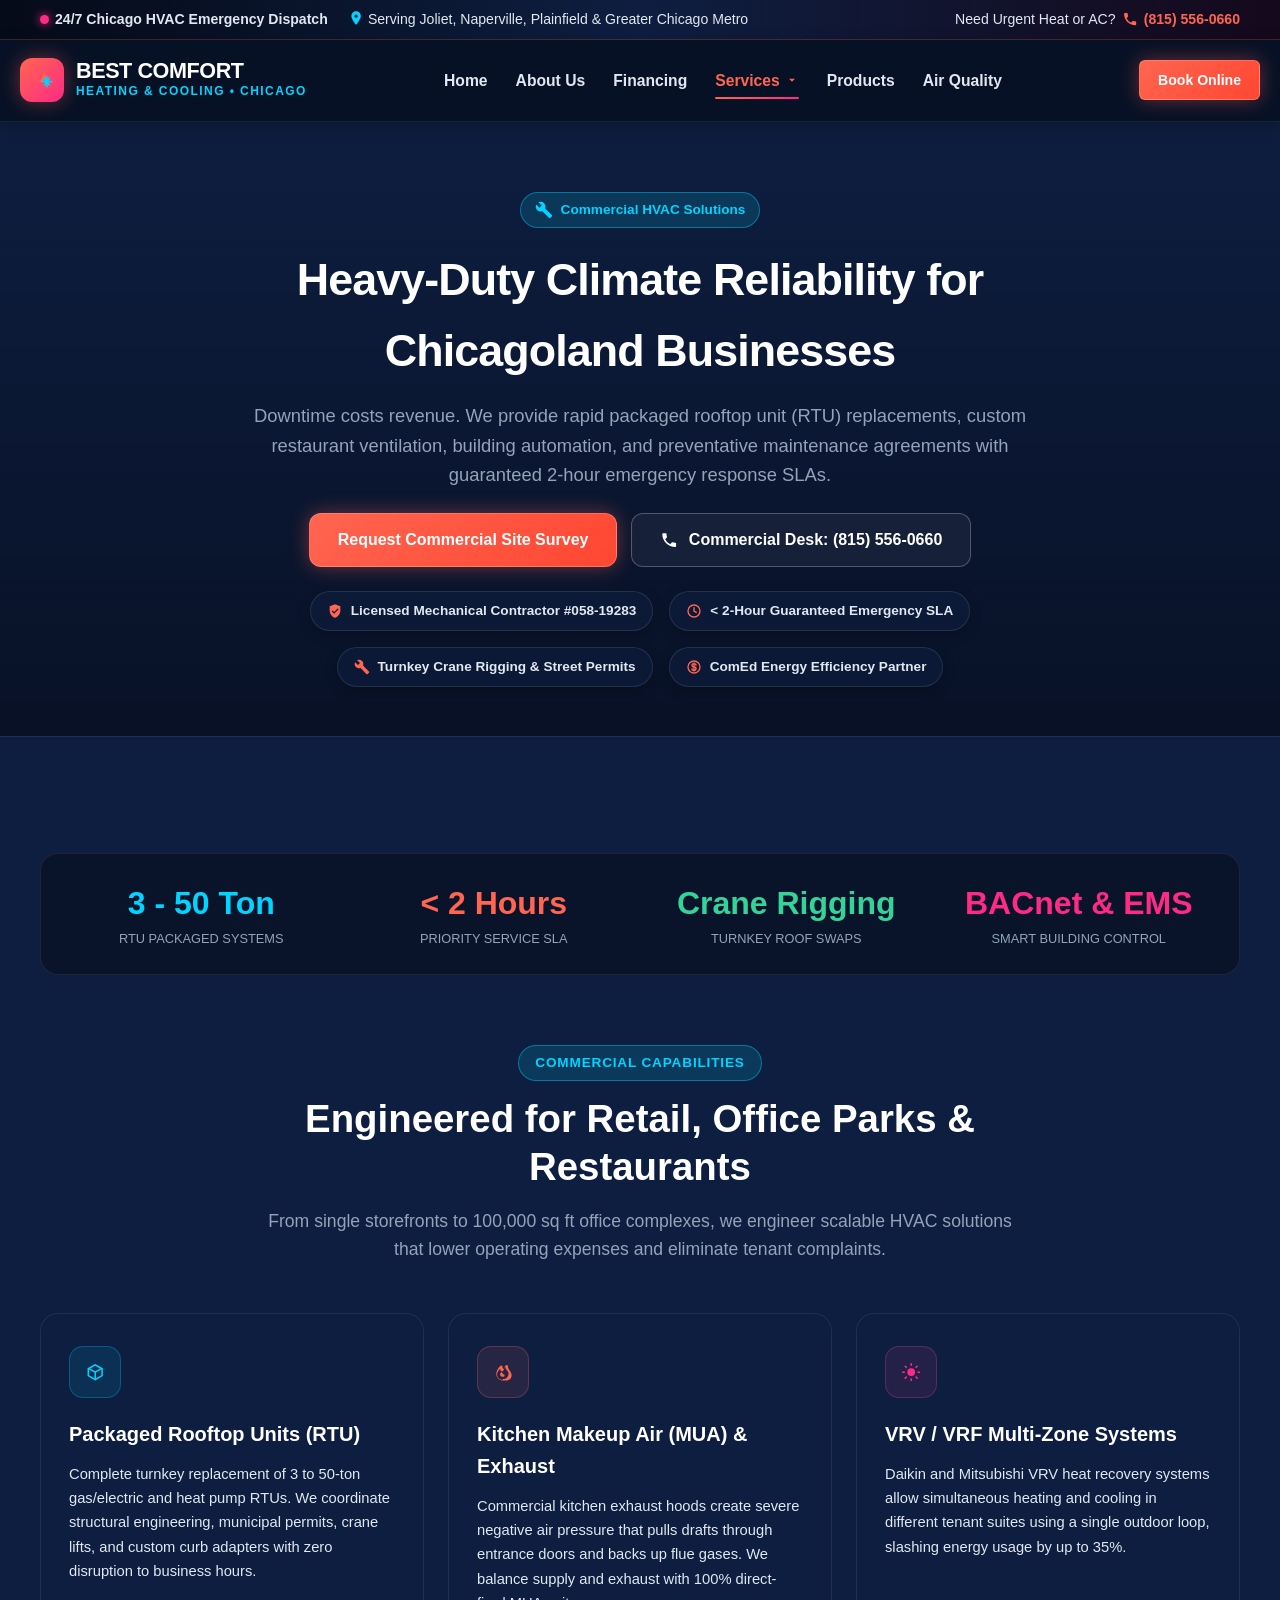
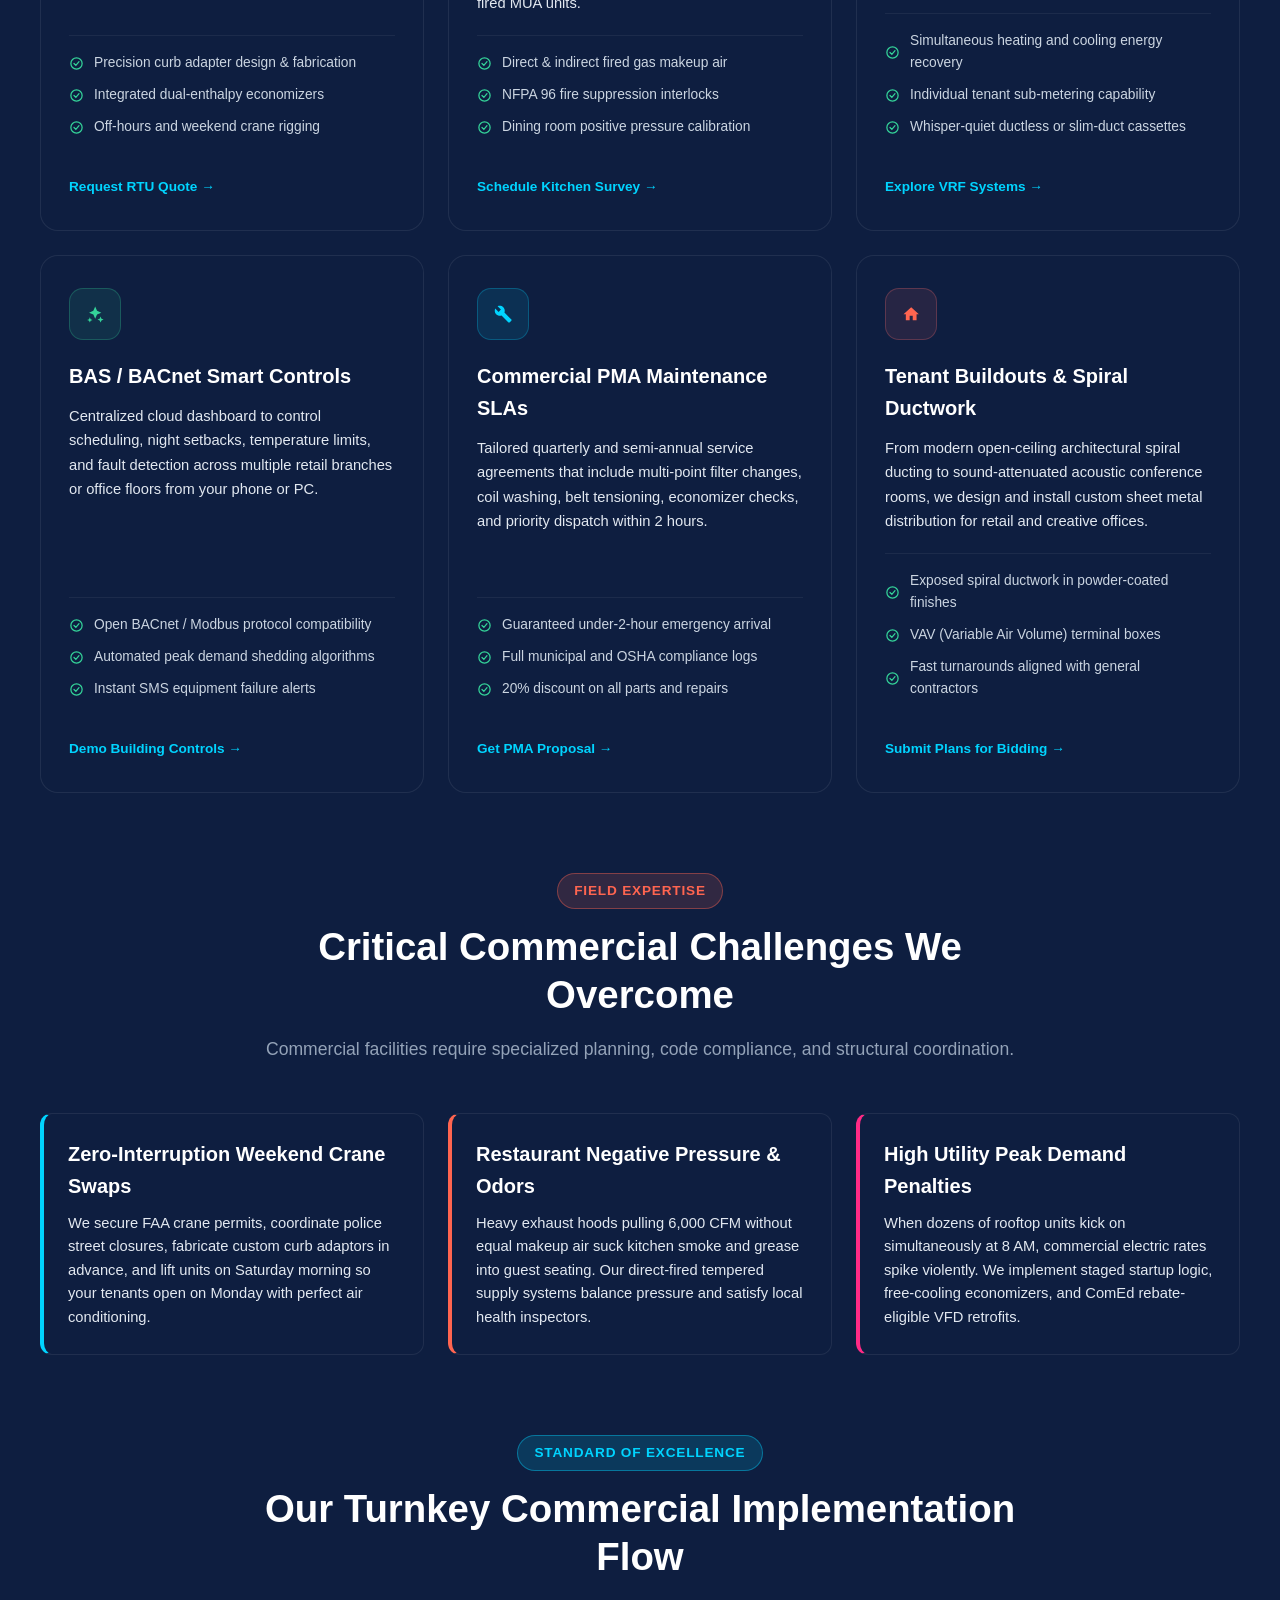
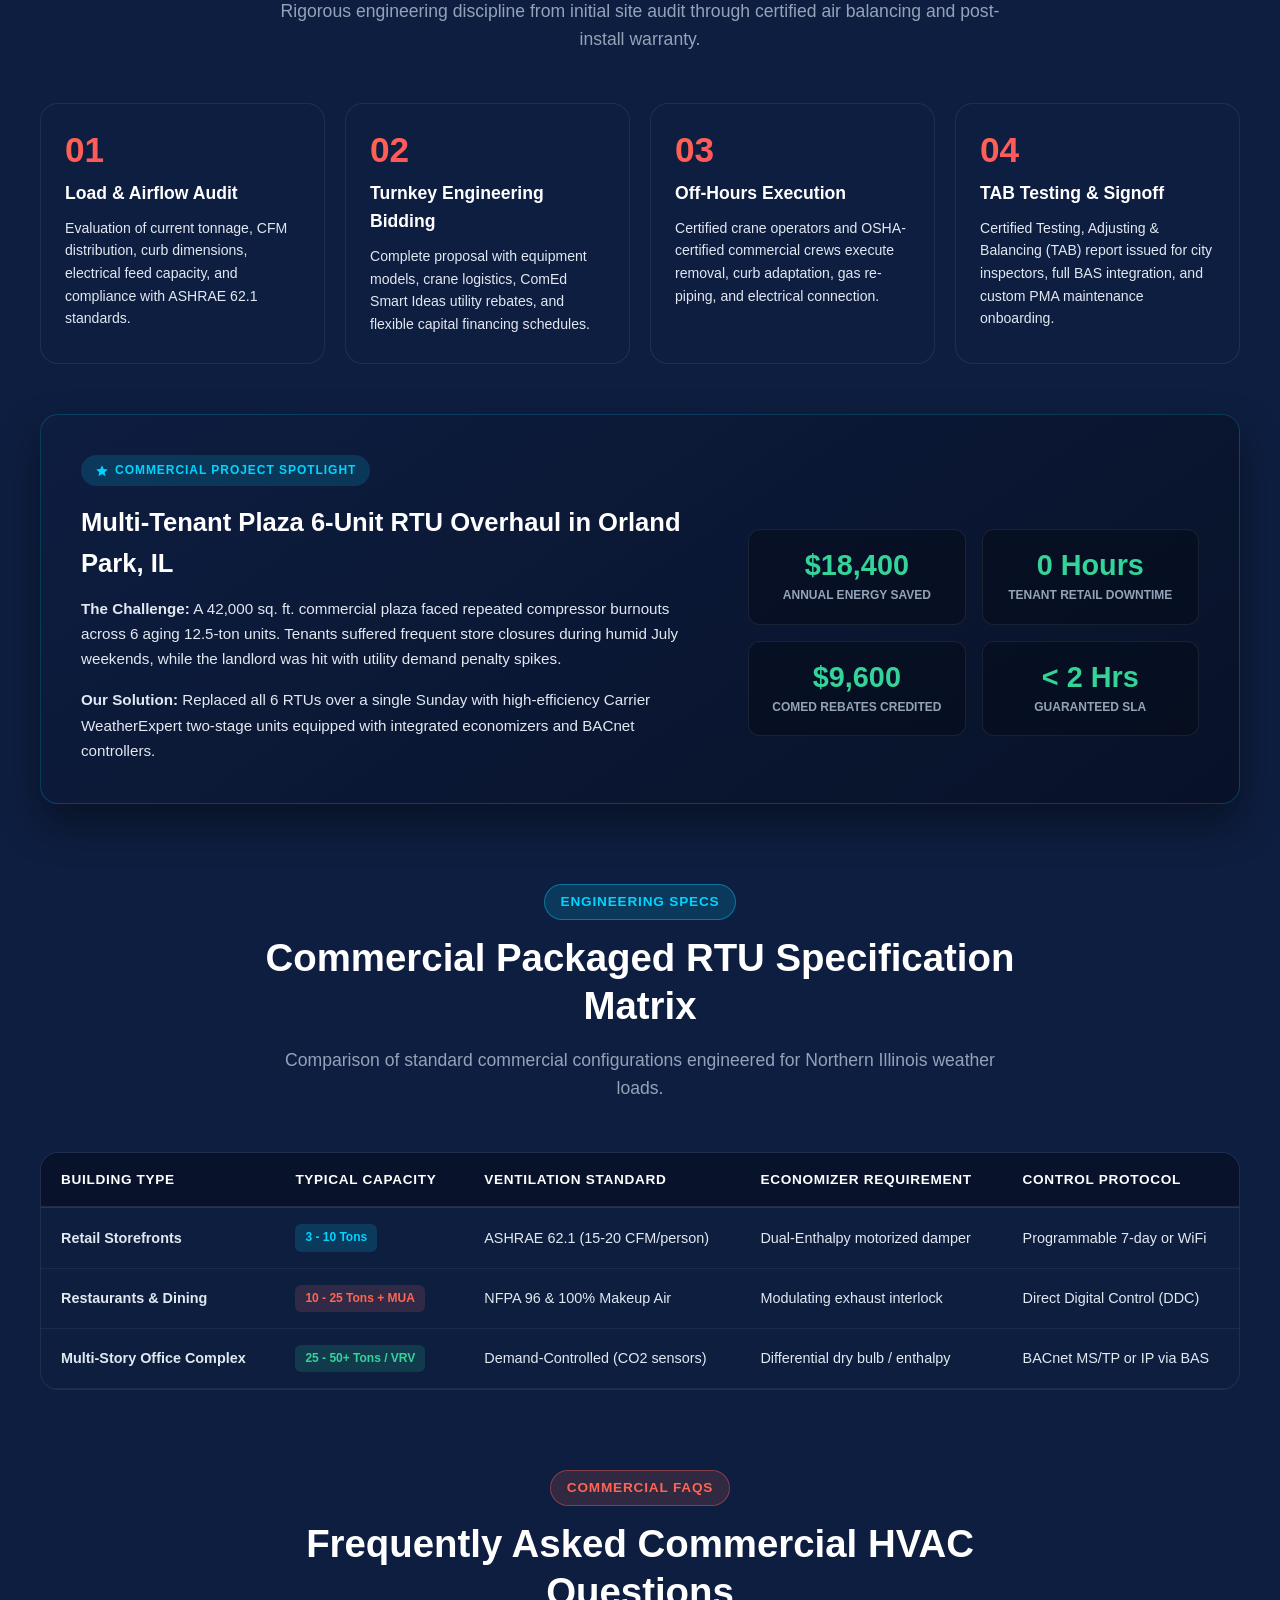
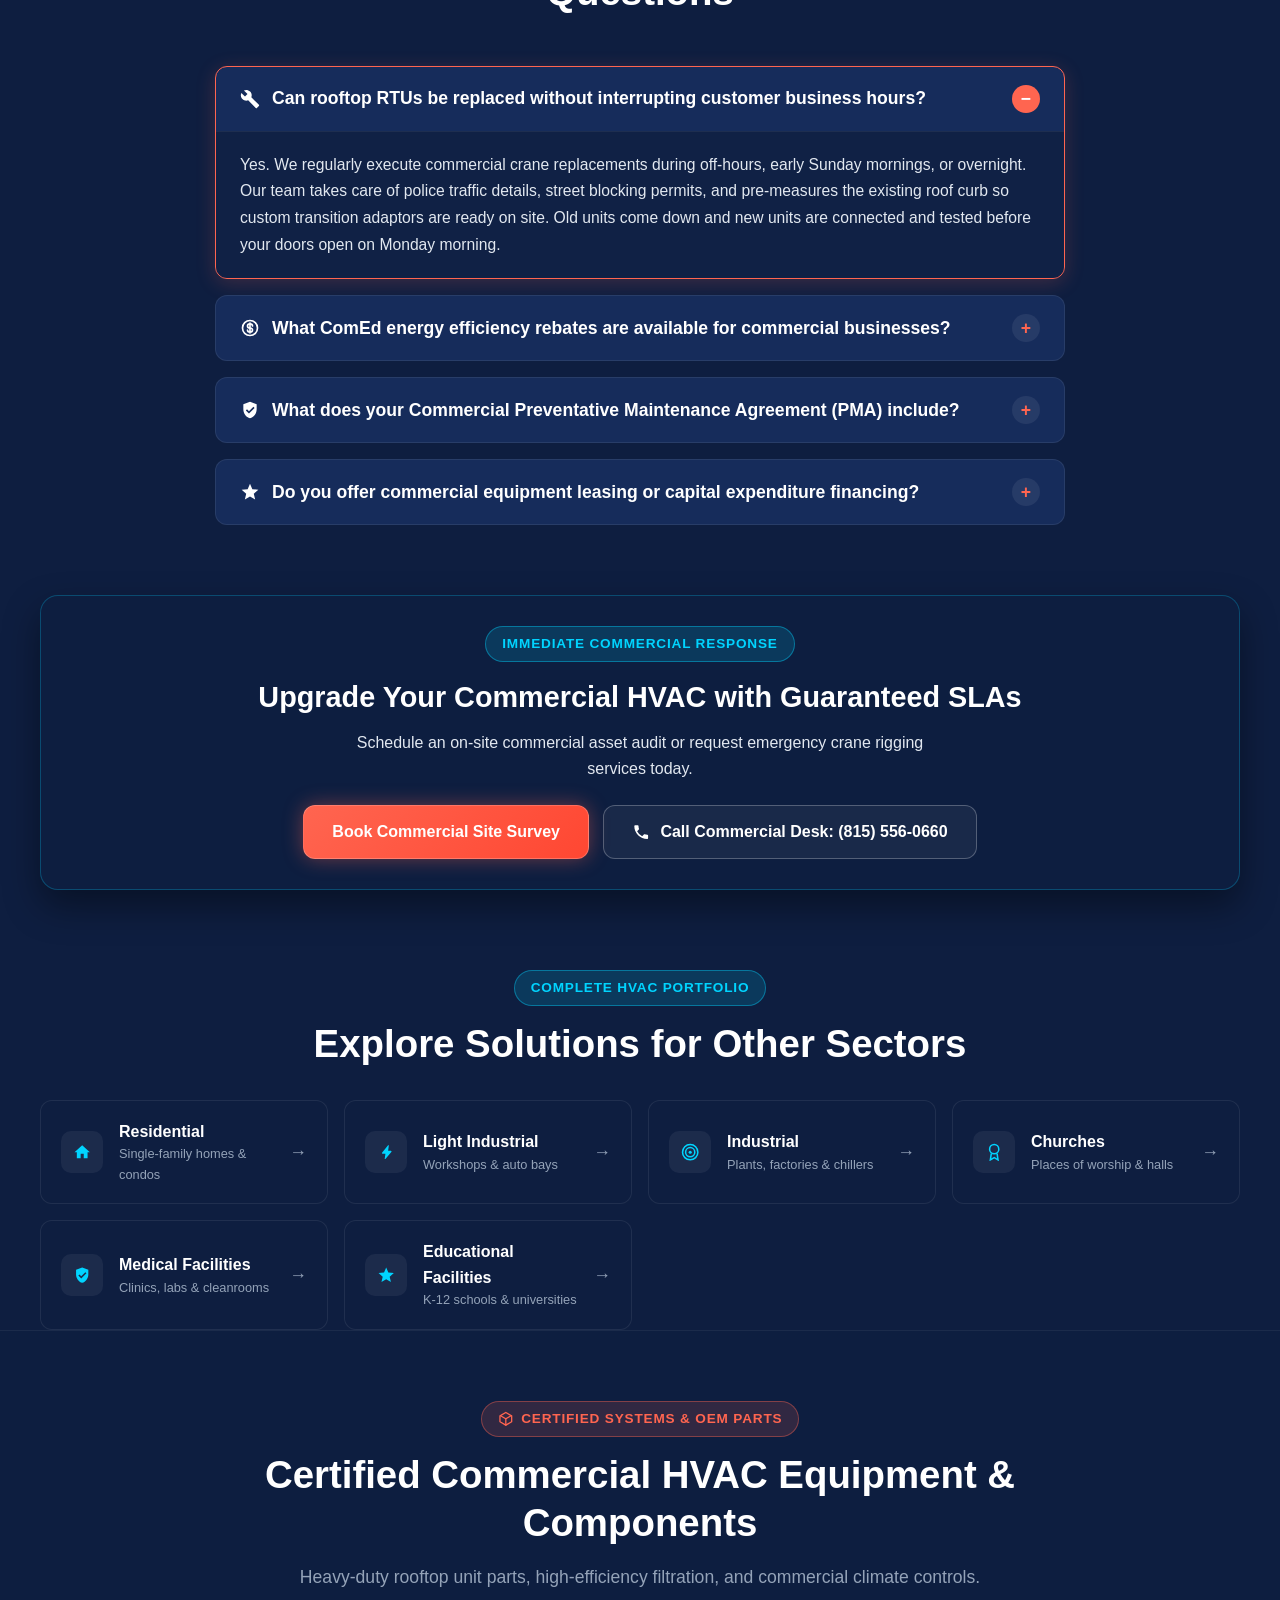
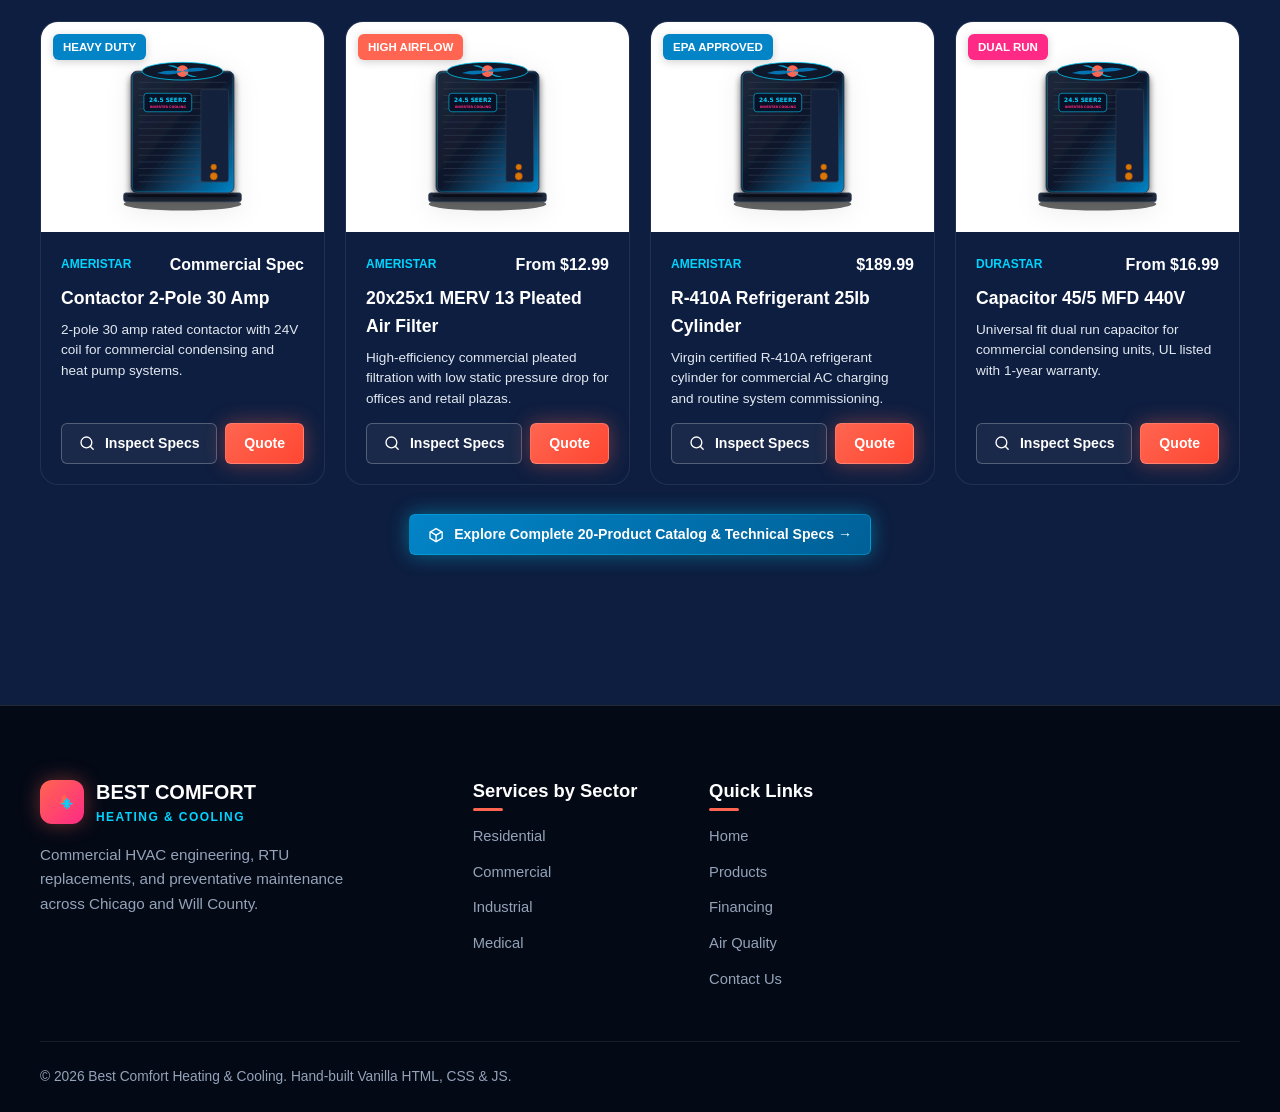
<file: services-commercial.html>
<!DOCTYPE html>
<html lang="en">
<head>
  <meta charset="UTF-8">
  <meta name="viewport" content="width=device-width, initial-scale=1.0">
  <title>Commercial HVAC Services &amp; Rooftop Units | Best Comfort Chicago</title>
  <meta name="description" content="Commercial HVAC installations, package rooftop units (RTUs), emergency repair, and preventative maintenance for offices, retail stores, and restaurants in Chicagoland.">
  <link rel="stylesheet" href="assets/css/style.css">
  <link rel="stylesheet" href="assets/css/pages.css">
  <script src="assets/js/icons.js"></script>
</head>
<body>
  <svg id="svgSpriteDefs" style="display:none;" xmlns="http://www.w3.org/2000/svg">
  <defs>
    <symbol id="icon-fire" viewBox="0 0 24 24">
      <path d="M12 23c-4.97 0-9-4.03-9-9 0-4.12 2.76-7.86 5.86-10.37.78-.63 1.93-.15 2.06.85.22 1.69 1.08 3.19 2.08 4.26.17-2.19 1.13-4.22 2.72-5.74.83-.8 2.2-.28 2.3.87.28 3.09 1.76 5.13 2.98 6.42C22.04 12.43 23 14.15 23 16c0 3.86-3.14 7-7 7h-4zm0-2c3.87 0 7-3.13 7-7 0-1.42-.72-2.77-1.63-3.73-1.47-1.56-2.58-3.69-2.84-6.32-1.07 1.34-1.78 3.03-1.87 4.88-.06 1.1-.92 1.98-2.02 2.03-1.22.06-2.29-.86-2.39-2.08-.03-.39-.12-.76-.24-1.12-2.13 2.03-4.01 4.79-4.01 7.34 0 3.87 3.13 7 7 7zm-1-3c-1.66 0-3-1.34-3-3 0-1.31.84-2.41 2-2.83.55-.2 1.13.25 1.09.83-.07 1.07.78 1.98 1.86 2 .46.01.83.38.83.84 0 1.19-.88 2.16-2.04 2.16h-.74z"/>
    </symbol>

    <symbol id="icon-snowflake" viewBox="0 0 24 24">
      <path d="M12 2v20M2 12h20M4.93 4.93l14.14 14.14M4.93 19.07L19.07 4.93M12 6l2-2m-4 0l2 2m0 12l2 2m-4 0l2-2m-6-6l-2-2m0 4l2-2m12 0l2-2m0 4l-2-2" fill="none" stroke="currentColor" stroke-width="2" stroke-linecap="round"/>
    </symbol>

    <symbol id="icon-bolt" viewBox="0 0 24 24">
      <path d="M11 21h-1l1-7H7.5c-.88 0-1.33-1.06-.71-1.69L14.5 3h1l-1 7h3.5c.88 0 1.33 1.06.71 1.69L11 21z"/>
    </symbol>

    <symbol id="icon-shield" viewBox="0 0 24 24">
      <path d="M12 2L4 5v6.09c0 5.05 3.41 9.76 8 10.91 4.59-1.15 8-5.86 8-10.91V5l-8-3zm-1.25 14.25l-3.75-3.75 1.41-1.41 2.34 2.34 5.34-5.34 1.41 1.41-6.75 6.75z"/>
    </symbol>

    <symbol id="icon-droplet" viewBox="0 0 24 24">
      <path d="M12 2.69l5.66 5.66a8 8 0 1 1-11.31 0L12 2.69zm0 3.83L8.05 10.46a5.5 5.5 0 1 0 7.78 0L12 6.52z"/>
    </symbol>

    <symbol id="icon-sparkles" viewBox="0 0 24 24">
      <path d="M12 2l2.4 5.6L20 10l-5.6 2.4L12 18l-2.4-5.6L4 10l5.6-2.4zm7 13l1.2 2.8L23 19l-2.8 1.2L19 23l-1.2-2.8L15 19l2.8-1.2zM5 16l1 2.5L8.5 19.5 6 20.5 5 23l-1-2.5L1.5 19.5 4 18.5z"/>
    </symbol>

    <symbol id="icon-tools" viewBox="0 0 24 24">
      <path d="M22.7 19l-9.1-9.1c.9-2.3.4-5-1.5-6.9-2-2-5-2.4-7.4-1.3L9 6 6 9 1.6 4.7C.5 7.1.9 10.1 2.9 12.1c1.9 1.9 4.6 2.4 6.9 1.5l9.1 9.1c.4.4 1 .4 1.4 0l2.3-2.3c.5-.4.5-1.1.1-1.4z"/>
    </symbol>

    <symbol id="icon-phone" viewBox="0 0 24 24">
      <path d="M20.01 15.38c-1.23 0-2.42-.2-3.53-.56-.35-.12-.74-.03-1.01.24l-2.2 2.2a15.05 15.05 0 0 1-6.59-6.59l2.2-2.21c.28-.26.36-.65.25-1C8.7 6.35 8.5 5.16 8.5 3.93 8.5 3.42 8.08 3 7.57 3H4.06C3.55 3 3 3.42 3 3.93 3 13.36 10.64 21 20.01 21c.51 0 .99-.55.99-1.06v-3.56c0-.51-.42-.99-.99-.99z"/>
    </symbol>

    <symbol id="icon-map-pin" viewBox="0 0 24 24">
      <path d="M12 2C8.13 2 5 5.13 5 9c0 5.25 7 13 7 13s7-7.75 7-13c0-3.87-3.13-7-7-7zm0 9.5a2.5 2.5 0 0 1 0-5 2.5 2.5 0 0 1 0 5z"/>
    </symbol>

    <symbol id="icon-star" viewBox="0 0 24 24">
      <path d="M12 17.27L18.18 21l-1.64-7.03L22 9.24l-7.19-.61L12 2 9.19 8.63 2 9.24l5.46 4.73L5.82 21z"/>
    </symbol>

    <symbol id="icon-clock" viewBox="0 0 24 24">
      <circle cx="12" cy="12" r="9" fill="none" stroke="currentColor" stroke-width="2"/>
      <polyline points="12,7 12,12 15.5,14" fill="none" stroke="currentColor" stroke-width="2" stroke-linecap="round"/>
    </symbol>

    <symbol id="icon-alert" viewBox="0 0 24 24">
      <path d="M12 2L1 21h22L12 2zm0 3.5L20.25 19H3.75L12 5.5zM11 10v4h2v-4h-2zm0 6v2h2v-2h-2z"/>
    </symbol>

    <symbol id="icon-home" viewBox="0 0 24 24">
      <path d="M10 20v-6h4v6h5v-8h3L12 3 2 12h3v8z"/>
    </symbol>

    <symbol id="icon-package" viewBox="0 0 24 24">
      <path d="M21 16.5l-9 5.2-9-5.2V7.5l9-5.2 9 5.2v9z" fill="none" stroke="currentColor" stroke-width="2"/>
      <polyline points="3.27,6.96 12,12.01 20.73,6.96" fill="none" stroke="currentColor" stroke-width="2"/>
      <line x1="12" y1="22.08" x2="12" y2="12" stroke="currentColor" stroke-width="2"/>
    </symbol>

    <symbol id="icon-tag" viewBox="0 0 24 24">
      <path d="M21.41 11.58l-9-9C12.05 2.22 11.55 2 11 2H4c-1.1 0-2 .9-2 2v7c0 .55.22 1.05.59 1.42l9 9c.36.36.86.58 1.41.58.55 0 1.05-.22 1.41-.59l7-7c.37-.36.59-.86.59-1.41 0-.55-.23-1.06-.59-1.42zM5.5 7C4.67 7 4 6.33 4 5.5S4.67 4 5.5 4 7 4.67 7 5.5 6.33 7 5.5 7z"/>
    </symbol>

    <symbol id="icon-smartphone" viewBox="0 0 24 24">
      <rect x="5" y="2" width="14" height="20" rx="3" fill="none" stroke="currentColor" stroke-width="2"/>
      <line x1="10" y1="5" x2="14" y2="5" stroke="currentColor" stroke-width="2" stroke-linecap="round"/>
      <circle cx="12" cy="18" r="1" fill="currentColor"/>
    </symbol>

    <symbol id="icon-dollar" viewBox="0 0 24 24">
      <circle cx="12" cy="12" r="9" fill="none" stroke="currentColor" stroke-width="2"/>
      <path d="M12 6v12M15 9.5c0-1.38-1.34-2.5-3-2.5s-3 1.12-3 2.5 1.34 2.5 3 2.5 3 1.12 3 2.5-1.34 2.5-3 2.5-3-1.12-3-2.5" fill="none" stroke="currentColor" stroke-width="2" stroke-linecap="round"/>
    </symbol>

    <symbol id="icon-award" viewBox="0 0 24 24">
      <circle cx="12" cy="8" r="6" fill="none" stroke="currentColor" stroke-width="2"/>
      <polyline points="8.21,13.89 7,22 12,19 17,22 15.79,13.88" fill="none" stroke="currentColor" stroke-width="2"/>
    </symbol>

    <symbol id="icon-volume" viewBox="0 0 24 24">
      <polygon points="11,5 6,9 2,9 2,15 6,15 11,19" fill="currentColor"/>
      <path d="M15.54 8.46a5 5 0 0 1 0 7.07M19.07 4.93a10 10 0 0 1 0 14.14" fill="none" stroke="currentColor" stroke-width="2" stroke-linecap="round"/>
    </symbol>

    <symbol id="icon-refresh" viewBox="0 0 24 24">
      <path d="M21.5 2v6h-6M21.34 15.57a10 10 0 1 1-.57-8.38l6.73-5.19" fill="none" stroke="currentColor" stroke-width="2" stroke-linecap="round"/>
    </symbol>

    <symbol id="icon-leaf" viewBox="0 0 24 24">
      <path d="M17 8C8 10 5.9 16.17 3.82 21.34L5.71 22l1-2.3A4.49 4.49 0 0 0 8 20C19 20 22 3 22 3c-1 2-8 2-13 4 5.24 3.73 7 7 7 7s-3-1-6-1c-1 0-2 .1-3 .3C3.5 12 6.5 8 17 8z"/>
    </symbol>

    <symbol id="icon-sun" viewBox="0 0 24 24">
      <circle cx="12" cy="12" r="5" fill="currentColor"/>
      <path d="M12 1v2m0 18v2M4.22 4.22l1.42 1.42m12.72 12.72l1.42 1.42M1 12h2m18 0h2M4.22 19.78l1.42-1.42M18.36 5.64l1.42-1.42" stroke="currentColor" stroke-width="2" stroke-linecap="round"/>
    </symbol>

    <symbol id="icon-wind" viewBox="0 0 24 24">
      <path d="M9.59 4.59A2 2 0 1 1 11 8H2m10.59 11.41A2 2 0 1 0 14 16H2m15.73-8.27A2.5 2.5 0 1 1 19.5 12H2" fill="none" stroke="currentColor" stroke-width="2" stroke-linecap="round"/>
    </symbol>

    <symbol id="icon-plug" viewBox="0 0 24 24">
      <path d="M9 2v6m6-6v6M6 8h12v5a6 6 0 0 1-12 0V8zm6 11v3" fill="none" stroke="currentColor" stroke-width="2" stroke-linecap="round"/>
    </symbol>

    <symbol id="icon-ruler" viewBox="0 0 24 24">
      <rect x="2" y="7" width="20" height="10" rx="2" fill="none" stroke="currentColor" stroke-width="2"/>
      <line x1="6" y1="7" x2="6" y2="12" stroke="currentColor" stroke-width="2"/>
      <line x1="10" y1="7" x2="10" y2="10" stroke="currentColor" stroke-width="2"/>
      <line x1="14" y1="7" x2="14" y2="12" stroke="currentColor" stroke-width="2"/>
      <line x1="18" y1="7" x2="18" y2="10" stroke="currentColor" stroke-width="2"/>
    </symbol>

    <symbol id="icon-calendar" viewBox="0 0 24 24">
      <rect x="3" y="4" width="18" height="18" rx="2" fill="none" stroke="currentColor" stroke-width="2"/>
      <line x1="16" y1="2" x2="16" y2="6" stroke="currentColor" stroke-width="2"/>
      <line x1="8" y1="2" x2="8" y2="6" stroke="currentColor" stroke-width="2"/>
      <line x1="3" y1="10" x2="21" y2="10" stroke="currentColor" stroke-width="2"/>
    </symbol>

    <symbol id="icon-search" viewBox="0 0 24 24">
      <circle cx="11" cy="11" r="8" fill="none" stroke="currentColor" stroke-width="2"/>
      <line x1="21" y1="21" x2="16.65" y2="16.65" stroke="currentColor" stroke-width="2" stroke-linecap="round"/>
    </symbol>

    <symbol id="icon-eye" viewBox="0 0 24 24">
      <path d="M12 4.5C7 4.5 2.73 7.61 1 12c1.73 4.39 6 7.5 11 7.5s9.27-3.11 11-7.5c-1.73-4.39-6-7.5-11-7.5zm0 12.5a5 5 0 1 1 0-10 5 5 0 0 1 0 10zm0-8a3 3 0 1 0 0 6 3 3 0 0 0 0-6z"/>
    </symbol>

    <symbol id="icon-check-circle" viewBox="0 0 24 24">
      <circle cx="12" cy="12" r="9" fill="none" stroke="currentColor" stroke-width="2"/>
      <polyline points="8,12 11,15 16,9" fill="none" stroke="currentColor" stroke-width="2" stroke-linecap="round"/>
    </symbol>

    <symbol id="icon-brand-flame-ice" viewBox="0 0 32 32">
      <path d="M12 4c-.3 1.2-1 2.2-1.7 3.2C9.3 8.7 8.6 10.2 8.6 12.1c0 3.5 2.9 6.4 6.4 6.4s6.4-2.9 6.4-6.4c0-2.6-1.3-4.6-2.8-6.1-.2 1-.7 2-1.4 2.7-.9.9-1.5 2.5-1.5 4.1 0 2.2-1.8 4-4 4s-4-1.8-4-4c0-1.4.6-2.6 1.6-3.6.5-.6 1-1.2 1.4-1.9.5-1.1.6-2.2.3-3.3z" fill="#ff6550"/>
      <path d="M22 12v12m-6-6h12m-9-4l6 8m-6 0l6-8" fill="none" stroke="#00d4ff" stroke-width="2" stroke-linecap="round"/>
    </symbol>

    <symbol id="icon-mail" viewBox="0 0 24 24">
      <path d="M4 4h16c1.1 0 2 .9 2 2v12c0 1.1-.9 2-2 2H4c-1.1 0-2-.9-2-2V6c0-1.1.9-2 2-2z" fill="none" stroke="currentColor" stroke-width="2"/>
      <polyline points="22,6 12,13 2,6" fill="none" stroke="currentColor" stroke-width="2"/>
    </symbol>

    <symbol id="icon-diamond" viewBox="0 0 24 24">
      <polygon points="12,2 22,12 12,22 2,12" fill="currentColor"/>
    </symbol>

    <symbol id="icon-target" viewBox="0 0 24 24">
      <circle cx="12" cy="12" r="10" fill="none" stroke="currentColor" stroke-width="2"/>
      <circle cx="12" cy="12" r="6" fill="none" stroke="currentColor" stroke-width="2"/>
      <circle cx="12" cy="12" r="2" fill="currentColor"/>
    </symbol>

    <symbol id="icon-users" viewBox="0 0 24 24">
      <path d="M17 21v-2a4 4 0 0 0-4-4H5a4 4 0 0 0-4 4v2" fill="none" stroke="currentColor" stroke-width="2" stroke-linecap="round"/>
      <circle cx="9" cy="7" r="4" fill="none" stroke="currentColor" stroke-width="2"/>
      <path d="M23 21v-2a4 4 0 0 0-3-3.87M16 3.13a4 4 0 0 1 0 7.75" fill="none" stroke="currentColor" stroke-width="2" stroke-linecap="round"/>
    </symbol>
  </defs>
</svg>

    <aside class="top-bar" aria-label="Emergency Announcement">
    <div class="container top-bar-inner">
      <div class="top-bar-info">
        <div class="top-bar-item">
          <span class="emergency-pulse"></span>
          <strong>24/7 Chicago HVAC Emergency Dispatch</strong>
        </div>
        <div class="top-bar-item">
          <span><svg class="svg-icon" style="color:var(--rich-blue-electric);"><use href="#icon-map-pin"></use></svg> Serving Joliet, Naperville, Plainfield &amp; Greater Chicago Metro</span>
        </div>
      </div>
      <div class="top-bar-item">
        <span>Need Urgent Heat or AC?</span>
        <a href="tel:8155560660" class="top-phone-link" id="topEmergencyCall">
          <svg class="svg-icon"><use href="#icon-phone"></use></svg> (815) 556-0660
        </a>
      </div>
    </div>
  </aside>

  <header class="site-header">
    <div class="container header-inner">
      <a href="index.html" class="logo-brand">
        <div class="logo-icon">
          <svg class="svg-icon"><use href="#icon-brand-flame-ice"></use></svg>
        </div>
        <div class="logo-text">
          <h1>BEST COMFORT</h1>
          <span>HEATING &amp; COOLING • CHICAGO</span>
        </div>
      </a>

      <nav class="nav-menu" aria-label="Main Navigation">
        <a href="index.html" class="nav-link" id="navHome">Home</a>
        <a href="about.html" class="nav-link" id="navAbout">About Us</a>
        <a href="financing.html" class="nav-link" id="navFinancing">Financing</a>

        <div class="nav-item-dropdown" id="navServicesDropdown">
          <a href="services.html" class="nav-link dropdown-toggle active" id="navServices">
            Services
            <svg class="dropdown-arrow" viewBox="0 0 24 24" width="14" height="14"><path d="M7 10l5 5 5-5z" fill="currentColor"/></svg>
          </a>
          <div class="dropdown-menu">
            <div class="dropdown-header">
              <span class="dropdown-title">HVAC Solutions by Sector</span>
              <a href="services.html" class="dropdown-view-all">All Services &rarr;</a>
            </div>
            <div class="dropdown-grid">
              <a href="services-residential.html" class="dropdown-link">
                <div class="dropdown-link-icon icon-residential"><svg class="svg-icon"><use href="#icon-home"></use></svg></div>
                <div class="dropdown-link-info">
                  <span class="dropdown-link-title">Residential</span>
                  <span class="dropdown-link-desc">Single-family homes &amp; condos</span>
                </div>
              </a>
              <a href="services-commercial.html" class="dropdown-link active">
                <div class="dropdown-link-icon icon-commercial"><svg class="svg-icon"><use href="#icon-tools"></use></svg></div>
                <div class="dropdown-link-info">
                  <span class="dropdown-link-title">Commercial</span>
                  <span class="dropdown-link-desc">Offices, retail &amp; plazas</span>
                </div>
              </a>
              <a href="services-light-industrial.html" class="dropdown-link">
                <div class="dropdown-link-icon icon-light-ind"><svg class="svg-icon"><use href="#icon-bolt"></use></svg></div>
                <div class="dropdown-link-info">
                  <span class="dropdown-link-title">Light Industrial</span>
                  <span class="dropdown-link-desc">Workshops &amp; auto bays</span>
                </div>
              </a>
              <a href="services-industrial.html" class="dropdown-link">
                <div class="dropdown-link-icon icon-industrial"><svg class="svg-icon"><use href="#icon-target"></use></svg></div>
                <div class="dropdown-link-info">
                  <span class="dropdown-link-title">Industrial</span>
                  <span class="dropdown-link-desc">Plants, factories &amp; chillers</span>
                </div>
              </a>
              <a href="services-churches.html" class="dropdown-link">
                <div class="dropdown-link-icon icon-churches"><svg class="svg-icon"><use href="#icon-award"></use></svg></div>
                <div class="dropdown-link-info">
                  <span class="dropdown-link-title">Churches</span>
                  <span class="dropdown-link-desc">Places of worship &amp; halls</span>
                </div>
              </a>
              <a href="services-medical.html" class="dropdown-link">
                <div class="dropdown-link-icon icon-medical"><svg class="svg-icon"><use href="#icon-shield"></use></svg></div>
                <div class="dropdown-link-info">
                  <span class="dropdown-link-title">Medical Facilities</span>
                  <span class="dropdown-link-desc">Clinics, labs &amp; cleanrooms</span>
                </div>
              </a>
              <a href="services-educational.html" class="dropdown-link">
                <div class="dropdown-link-icon icon-educational"><svg class="svg-icon"><use href="#icon-star"></use></svg></div>
                <div class="dropdown-link-info">
                  <span class="dropdown-link-title">Educational Facilities</span>
                  <span class="dropdown-link-desc">K-12 schools &amp; universities</span>
                </div>
              </a>
            </div>
          </div>
        </div>

        <a href="products.html" class="nav-link" id="navProducts">Products</a>
        <a href="air-quality.html" class="nav-link" id="navAirQuality">Air Quality</a>
      </nav>

      <div class="nav-actions">
        <a href="contact.html" class="btn btn-salmon btn-sm" id="navBookOnline">Book Online</a>
        <button class="mobile-toggle" aria-label="Toggle Menu">
          <span></span>
          <span></span>
          <span></span>
        </button>
      </div>
    </div>
  </header>

  <div class="mobile-backdrop"></div>
  <div class="mobile-nav-drawer">
    <div class="mobile-drawer-header">
      <div class="logo-text">
        <h2 style="font-size:1.15rem; color:#fff; font-weight:800;">BEST COMFORT</h2>
        <span style="color:var(--rich-blue-electric); font-size:0.75rem;">HVAC SPECIALISTS</span>
      </div>
      <button class="mobile-close-btn">&times;</button>
    </div>
    <div class="mobile-menu-list">
      <a href="index.html" class="nav-link"><svg class="svg-icon"><use href="#icon-home"></use></svg> Home</a>
      <a href="about.html" class="nav-link"><svg class="svg-icon"><use href="#icon-star"></use></svg> About Us</a>
      <a href="financing.html" class="nav-link"><svg class="svg-icon"><use href="#icon-dollar"></use></svg> Financing (0% APR)</a>
      
      <div class="mobile-dropdown-item">
        <div class="mobile-dropdown-trigger">
          <a href="services.html" class="nav-link active"><svg class="svg-icon"><use href="#icon-tools"></use></svg> Services</a>
          <button type="button" class="mobile-sub-toggle active" aria-label="Toggle Services Submenu">&#9662;</button>
        </div>
        <div class="mobile-sub-menu open">
          <a href="services-residential.html" class="mobile-sub-link">&bull; Residential</a>
          <a href="services-commercial.html" class="mobile-sub-link active">&bull; Commercial</a>
          <a href="services-light-industrial.html" class="mobile-sub-link">&bull; Light Industrial</a>
          <a href="services-industrial.html" class="mobile-sub-link">&bull; Industrial</a>
          <a href="services-churches.html" class="mobile-sub-link">&bull; Churches</a>
          <a href="services-medical.html" class="mobile-sub-link">&bull; Medical Facilities</a>
          <a href="services-educational.html" class="mobile-sub-link">&bull; Educational Facilities</a>
        </div>
      </div>

      <a href="products.html" class="nav-link"><svg class="svg-icon"><use href="#icon-package"></use></svg> Products</a>
      <a href="air-quality.html" class="nav-link"><svg class="svg-icon"><use href="#icon-wind"></use></svg> Air Quality</a>
      <a href="contact.html" class="nav-link"><svg class="svg-icon"><use href="#icon-calendar"></use></svg> Book Online / Contact</a>
    </div>
    <div style="margin-top:auto;">
      <a href="tel:8155560660" class="btn btn-pink" style="width:100%; text-align:center;">
        <svg class="svg-icon"><use href="#icon-phone"></use></svg> Call (815) 556-0660
      </a>
    </div>
  </div>

  <section class="page-hero">
    <div class="container page-hero-inner">
      <div class="sector-hero-badge badge-blue">
        <svg class="svg-icon" style="width:18px; height:18px;"><use href="#icon-tools"></use></svg>
        <span>Commercial HVAC Solutions</span>
      </div>
      <h1>Heavy-Duty Climate Reliability for Chicagoland Businesses</h1>
      <p>
        Downtime costs revenue. We provide rapid packaged rooftop unit (RTU) replacements, custom restaurant ventilation, building automation, and preventative maintenance agreements with guaranteed 2-hour emergency response SLAs.
      </p>
      <div style="margin-top:24px; display:flex; gap:14px; justify-content:center; flex-wrap:wrap;">
        <a href="contact.html" class="btn btn-salmon">Request Commercial Site Survey</a>
        <a href="tel:8155560660" class="btn btn-outline"><svg class="svg-icon"><use href="#icon-phone"></use></svg> Commercial Desk: (815) 556-0660</a>
      </div>

      <div class="sector-trust-strip">
        <div class="sector-trust-pill">
          <svg class="svg-icon"><use href="#icon-shield"></use></svg>
          <span>Licensed Mechanical Contractor #058-19283</span>
        </div>
        <div class="sector-trust-pill">
          <svg class="svg-icon"><use href="#icon-clock"></use></svg>
          <span>&lt; 2-Hour Guaranteed Emergency SLA</span>
        </div>
        <div class="sector-trust-pill">
          <svg class="svg-icon"><use href="#icon-tools"></use></svg>
          <span>Turnkey Crane Rigging &amp; Street Permits</span>
        </div>
        <div class="sector-trust-pill">
          <svg class="svg-icon"><use href="#icon-dollar"></use></svg>
          <span>ComEd Energy Efficiency Partner</span>
        </div>
      </div>
    </div>
  </section>

  <main class="section section-navy">
    <div class="container">
      
      <div class="sector-stats-bar">
        <div style="text-align:center;">
          <h3 style="font-size:2rem; font-weight:800; color:var(--rich-blue-electric);">3 - 50 Ton</h3>
          <p style="font-size:0.8rem; color:var(--text-muted); text-transform:uppercase;">RTU Packaged Systems</p>
        </div>
        <div style="text-align:center;">
          <h3 style="font-size:2rem; font-weight:800; color:var(--electric-salmon);">&lt; 2 Hours</h3>
          <p style="font-size:0.8rem; color:var(--text-muted); text-transform:uppercase;">Priority Service SLA</p>
        </div>
        <div style="text-align:center;">
          <h3 style="font-size:2rem; font-weight:800; color:#34d399;">Crane Rigging</h3>
          <p style="font-size:0.8rem; color:var(--text-muted); text-transform:uppercase;">Turnkey Roof Swaps</p>
        </div>
        <div style="text-align:center;">
          <h3 style="font-size:2rem; font-weight:800; color:var(--vibrant-pink);">BACnet &amp; EMS</h3>
          <p style="font-size:0.8rem; color:var(--text-muted); text-transform:uppercase;">Smart Building Control</p>
        </div>
      </div>

      <div class="section-header" style="margin-top:70px;">
        <div class="badge-pill badge-blue">Commercial Capabilities</div>
        <h2 class="section-title">Engineered for Retail, Office Parks &amp; Restaurants</h2>
        <p class="section-subtitle">
          From single storefronts to 100,000 sq ft office complexes, we engineer scalable HVAC solutions that lower operating expenses and eliminate tenant complaints.
        </p>
      </div>

      <div class="sector-cap-grid">
        
        <div class="sector-cap-card">
          <div class="sector-cap-icon">
            <svg class="svg-icon"><use href="#icon-package"></use></svg>
          </div>
          <h3 class="sector-cap-title">Packaged Rooftop Units (RTU)</h3>
          <p class="sector-cap-desc">
            Complete turnkey replacement of 3 to 50-ton gas/electric and heat pump RTUs. We coordinate structural engineering, municipal permits, crane lifts, and custom curb adapters with zero disruption to business hours.
          </p>
          <ul class="sector-cap-features">
            <li><svg class="svg-icon"><use href="#icon-check-circle"></use></svg> Precision curb adapter design &amp; fabrication</li>
            <li><svg class="svg-icon"><use href="#icon-check-circle"></use></svg> Integrated dual-enthalpy economizers</li>
            <li><svg class="svg-icon"><use href="#icon-check-circle"></use></svg> Off-hours and weekend crane rigging</li>
          </ul>
          <div class="sector-cap-footer">
            <a href="contact.html">Request RTU Quote &rarr;</a>
          </div>
        </div>

        <div class="sector-cap-card">
          <div class="sector-cap-icon salmon">
            <svg class="svg-icon"><use href="#icon-fire"></use></svg>
          </div>
          <h3 class="sector-cap-title">Kitchen Makeup Air (MUA) &amp; Exhaust</h3>
          <p class="sector-cap-desc">
            Commercial kitchen exhaust hoods create severe negative air pressure that pulls drafts through entrance doors and backs up flue gases. We balance supply and exhaust with 100% direct-fired MUA units.
          </p>
          <ul class="sector-cap-features">
            <li><svg class="svg-icon"><use href="#icon-check-circle"></use></svg> Direct &amp; indirect fired gas makeup air</li>
            <li><svg class="svg-icon"><use href="#icon-check-circle"></use></svg> NFPA 96 fire suppression interlocks</li>
            <li><svg class="svg-icon"><use href="#icon-check-circle"></use></svg> Dining room positive pressure calibration</li>
          </ul>
          <div class="sector-cap-footer">
            <a href="contact.html">Schedule Kitchen Survey &rarr;</a>
          </div>
        </div>

        <div class="sector-cap-card">
          <div class="sector-cap-icon pink">
            <svg class="svg-icon"><use href="#icon-sun"></use></svg>
          </div>
          <h3 class="sector-cap-title">VRV / VRF Multi-Zone Systems</h3>
          <p class="sector-cap-desc">
            Daikin and Mitsubishi VRV heat recovery systems allow simultaneous heating and cooling in different tenant suites using a single outdoor loop, slashing energy usage by up to 35%.
          </p>
          <ul class="sector-cap-features">
            <li><svg class="svg-icon"><use href="#icon-check-circle"></use></svg> Simultaneous heating and cooling energy recovery</li>
            <li><svg class="svg-icon"><use href="#icon-check-circle"></use></svg> Individual tenant sub-metering capability</li>
            <li><svg class="svg-icon"><use href="#icon-check-circle"></use></svg> Whisper-quiet ductless or slim-duct cassettes</li>
          </ul>
          <div class="sector-cap-footer">
            <a href="products.html">Explore VRF Systems &rarr;</a>
          </div>
        </div>

        <div class="sector-cap-card">
          <div class="sector-cap-icon emerald">
            <svg class="svg-icon"><use href="#icon-sparkles"></use></svg>
          </div>
          <h3 class="sector-cap-title">BAS / BACnet Smart Controls</h3>
          <p class="sector-cap-desc">
            Centralized cloud dashboard to control scheduling, night setbacks, temperature limits, and fault detection across multiple retail branches or office floors from your phone or PC.
          </p>
          <ul class="sector-cap-features">
            <li><svg class="svg-icon"><use href="#icon-check-circle"></use></svg> Open BACnet / Modbus protocol compatibility</li>
            <li><svg class="svg-icon"><use href="#icon-check-circle"></use></svg> Automated peak demand shedding algorithms</li>
            <li><svg class="svg-icon"><use href="#icon-check-circle"></use></svg> Instant SMS equipment failure alerts</li>
          </ul>
          <div class="sector-cap-footer">
            <a href="contact.html">Demo Building Controls &rarr;</a>
          </div>
        </div>

        <div class="sector-cap-card">
          <div class="sector-cap-icon">
            <svg class="svg-icon"><use href="#icon-tools"></use></svg>
          </div>
          <h3 class="sector-cap-title">Commercial PMA Maintenance SLAs</h3>
          <p class="sector-cap-desc">
            Tailored quarterly and semi-annual service agreements that include multi-point filter changes, coil washing, belt tensioning, economizer checks, and priority dispatch within 2 hours.
          </p>
          <ul class="sector-cap-features">
            <li><svg class="svg-icon"><use href="#icon-check-circle"></use></svg> Guaranteed under-2-hour emergency arrival</li>
            <li><svg class="svg-icon"><use href="#icon-check-circle"></use></svg> Full municipal and OSHA compliance logs</li>
            <li><svg class="svg-icon"><use href="#icon-check-circle"></use></svg> 20% discount on all parts and repairs</li>
          </ul>
          <div class="sector-cap-footer">
            <a href="contact.html">Get PMA Proposal &rarr;</a>
          </div>
        </div>

        <div class="sector-cap-card">
          <div class="sector-cap-icon salmon">
            <svg class="svg-icon"><use href="#icon-home"></use></svg>
          </div>
          <h3 class="sector-cap-title">Tenant Buildouts &amp; Spiral Ductwork</h3>
          <p class="sector-cap-desc">
            From modern open-ceiling architectural spiral ducting to sound-attenuated acoustic conference rooms, we design and install custom sheet metal distribution for retail and creative offices.
          </p>
          <ul class="sector-cap-features">
            <li><svg class="svg-icon"><use href="#icon-check-circle"></use></svg> Exposed spiral ductwork in powder-coated finishes</li>
            <li><svg class="svg-icon"><use href="#icon-check-circle"></use></svg> VAV (Variable Air Volume) terminal boxes</li>
            <li><svg class="svg-icon"><use href="#icon-check-circle"></use></svg> Fast turnarounds aligned with general contractors</li>
          </ul>
          <div class="sector-cap-footer">
            <a href="contact.html">Submit Plans for Bidding &rarr;</a>
          </div>
        </div>
      </div>

      <div class="section-header" style="margin-top:80px;">
        <div class="badge-pill badge-salmon">Field Expertise</div>
        <h2 class="section-title">Critical Commercial Challenges We Overcome</h2>
        <p class="section-subtitle">
          Commercial facilities require specialized planning, code compliance, and structural coordination.
        </p>
      </div>

      <div class="sector-challenges-grid">
        <div class="sector-challenge-card">
          <h3 style="font-size:1.25rem; color:#fff; font-weight:800; margin-bottom:10px;">Zero-Interruption Weekend Crane Swaps</h3>
          <p style="color:var(--text-light); font-size:0.92rem; line-height:1.6;">
            We secure FAA crane permits, coordinate police street closures, fabricate custom curb adaptors in advance, and lift units on Saturday morning so your tenants open on Monday with perfect air conditioning.
          </p>
        </div>
        <div class="sector-challenge-card salmon">
          <h3 style="font-size:1.25rem; color:#fff; font-weight:800; margin-bottom:10px;">Restaurant Negative Pressure &amp; Odors</h3>
          <p style="color:var(--text-light); font-size:0.92rem; line-height:1.6;">
            Heavy exhaust hoods pulling 6,000 CFM without equal makeup air suck kitchen smoke and grease into guest seating. Our direct-fired tempered supply systems balance pressure and satisfy local health inspectors.
          </p>
        </div>
        <div class="sector-challenge-card pink">
          <h3 style="font-size:1.25rem; color:#fff; font-weight:800; margin-bottom:10px;">High Utility Peak Demand Penalties</h3>
          <p style="color:var(--text-light); font-size:0.92rem; line-height:1.6;">
            When dozens of rooftop units kick on simultaneously at 8 AM, commercial electric rates spike violently. We implement staged startup logic, free-cooling economizers, and ComEd rebate-eligible VFD retrofits.
          </p>
        </div>
      </div>

      <div class="section-header" style="margin-top:80px;">
        <div class="badge-pill badge-blue">Standard of Excellence</div>
        <h2 class="section-title">Our Turnkey Commercial Implementation Flow</h2>
        <p class="section-subtitle">
          Rigorous engineering discipline from initial site audit through certified air balancing and post-install warranty.
        </p>
      </div>

      <div class="sector-process-grid">
        <div class="sector-process-card">
          <div class="process-step-num">01</div>
          <h3 class="process-step-title">Load &amp; Airflow Audit</h3>
          <p class="process-step-desc">
            Evaluation of current tonnage, CFM distribution, curb dimensions, electrical feed capacity, and compliance with ASHRAE 62.1 standards.
          </p>
        </div>
        <div class="sector-process-card">
          <div class="process-step-num">02</div>
          <h3 class="process-step-title">Turnkey Engineering Bidding</h3>
          <p class="process-step-desc">
            Complete proposal with equipment models, crane logistics, ComEd Smart Ideas utility rebates, and flexible capital financing schedules.
          </p>
        </div>
        <div class="sector-process-card">
          <div class="process-step-num">03</div>
          <h3 class="process-step-title">Off-Hours Execution</h3>
          <p class="process-step-desc">
            Certified crane operators and OSHA-certified commercial crews execute removal, curb adaptation, gas re-piping, and electrical connection.
          </p>
        </div>
        <div class="sector-process-card">
          <div class="process-step-num">04</div>
          <h3 class="process-step-title">TAB Testing &amp; Signoff</h3>
          <p class="process-step-desc">
            Certified Testing, Adjusting &amp; Balancing (TAB) report issued for city inspectors, full BAS integration, and custom PMA maintenance onboarding.
          </p>
        </div>
      </div>

      <div class="sector-case-study">
        <div class="case-study-badge">
          <svg class="svg-icon" style="width:14px; height:14px;"><use href="#icon-star"></use></svg>
          <span>Commercial Project Spotlight</span>
        </div>
        <div class="sector-case-study-grid">
          <div>
            <h3 style="font-size:1.6rem; color:#fff; font-weight:800; margin-bottom:12px;">
              Multi-Tenant Plaza 6-Unit RTU Overhaul in Orland Park, IL
            </h3>
            <p style="color:var(--text-light); font-size:0.95rem; line-height:1.65; margin-bottom:16px;">
              <strong>The Challenge:</strong> A 42,000 sq. ft. commercial plaza faced repeated compressor burnouts across 6 aging 12.5-ton units. Tenants suffered frequent store closures during humid July weekends, while the landlord was hit with utility demand penalty spikes.
            </p>
            <p style="color:var(--text-light); font-size:0.95rem; line-height:1.65;">
              <strong>Our Solution:</strong> Replaced all 6 RTUs over a single Sunday with high-efficiency Carrier WeatherExpert two-stage units equipped with integrated economizers and BACnet controllers.
            </p>
          </div>
          <div class="case-study-stats">
            <div class="case-study-stat-box">
              <div class="case-study-stat-val">$18,400</div>
              <div class="case-study-stat-lbl">Annual Energy Saved</div>
            </div>
            <div class="case-study-stat-box">
              <div class="case-study-stat-val">0 Hours</div>
              <div class="case-study-stat-lbl">Tenant Retail Downtime</div>
            </div>
            <div class="case-study-stat-box">
              <div class="case-study-stat-val">$9,600</div>
              <div class="case-study-stat-lbl">ComEd Rebates Credited</div>
            </div>
            <div class="case-study-stat-box">
              <div class="case-study-stat-val">&lt; 2 Hrs</div>
              <div class="case-study-stat-lbl">Guaranteed SLA</div>
            </div>
          </div>
        </div>
      </div>

      <div class="section-header" style="margin-top:80px;">
        <div class="badge-pill badge-blue">Engineering Specs</div>
        <h2 class="section-title">Commercial Packaged RTU Specification Matrix</h2>
        <p class="section-subtitle">
          Comparison of standard commercial configurations engineered for Northern Illinois weather loads.
        </p>
      </div>

      <div class="sector-spec-table-wrap">
        <table class="sector-spec-table">
          <thead>
            <tr>
              <th>Building Type</th>
              <th>Typical Capacity</th>
              <th>Ventilation Standard</th>
              <th>Economizer Requirement</th>
              <th>Control Protocol</th>
            </tr>
          </thead>
          <tbody>
            <tr>
              <td><strong>Retail Storefronts</strong></td>
              <td><span class="spec-badge blue">3 - 10 Tons</span></td>
              <td>ASHRAE 62.1 (15-20 CFM/person)</td>
              <td>Dual-Enthalpy motorized damper</td>
              <td>Programmable 7-day or WiFi</td>
            </tr>
            <tr>
              <td><strong>Restaurants &amp; Dining</strong></td>
              <td><span class="spec-badge salmon">10 - 25 Tons + MUA</span></td>
              <td>NFPA 96 &amp; 100% Makeup Air</td>
              <td>Modulating exhaust interlock</td>
              <td>Direct Digital Control (DDC)</td>
            </tr>
            <tr>
              <td><strong>Multi-Story Office Complex</strong></td>
              <td><span class="spec-badge green">25 - 50+ Tons / VRV</span></td>
              <td>Demand-Controlled (CO2 sensors)</td>
              <td>Differential dry bulb / enthalpy</td>
              <td>BACnet MS/TP or IP via BAS</td>
            </tr>
          </tbody>
        </table>
      </div>

      <div class="section-header" style="margin-top:80px;">
        <div class="badge-pill badge-salmon">Commercial FAQs</div>
        <h2 class="section-title">Frequently Asked Commercial HVAC Questions</h2>
      </div>

      <div class="accordion-wrapper" data-single-open="true" style="max-width:850px; margin:30px auto 0 auto;">
        <div class="accordion-item active">
          <div class="accordion-header" role="button" tabindex="0" aria-expanded="true">
            <span class="accordion-header-title">
              <span class="icon-tag"><svg class="svg-icon"><use href="#icon-tools"></use></svg></span>
              Can rooftop RTUs be replaced without interrupting customer business hours?
            </span>
            <span class="accordion-icon">&minus;</span>
          </div>
          <div class="accordion-content">
            <div class="accordion-inner">
              Yes. We regularly execute commercial crane replacements during off-hours, early Sunday mornings, or overnight. Our team takes care of police traffic details, street blocking permits, and pre-measures the existing roof curb so custom transition adaptors are ready on site. Old units come down and new units are connected and tested before your doors open on Monday morning.
            </div>
          </div>
        </div>

        <div class="accordion-item">
          <div class="accordion-header" role="button" tabindex="0" aria-expanded="false">
            <span class="accordion-header-title">
              <span class="icon-tag"><svg class="svg-icon"><use href="#icon-dollar"></use></svg></span>
              What ComEd energy efficiency rebates are available for commercial businesses?
            </span>
            <span class="accordion-icon">+</span>
          </div>
          <div class="accordion-content">
            <div class="accordion-inner">
              Through the ComEd Energy Efficiency Program, commercial customers qualify for substantial instant rebates on high-efficiency RTUs (up to $100 per ton), variable frequency drives (VFDs), smart thermostats, and advanced rooftop unit control retrofits. As an approved Trade Ally, Best Comfort deducts rebates directly from your contract balance.
            </div>
          </div>
        </div>

        <div class="accordion-item">
          <div class="accordion-header" role="button" tabindex="0" aria-expanded="false">
            <span class="accordion-header-title">
              <span class="icon-tag"><svg class="svg-icon"><use href="#icon-shield"></use></svg></span>
              What does your Commercial Preventative Maintenance Agreement (PMA) include?
            </span>
            <span class="accordion-icon">+</span>
          </div>
          <div class="accordion-content">
            <div class="accordion-inner">
              Our standard commercial PMA includes quarterly inspections: belt inspections and tensioning, filter replacements, chemical cleaning of evaporator and condenser coils, electrical connection tightening, bearing lubrication, economizer calibration, heat exchanger safety scope testing, and compliance documentation for local fire and health inspectors.
            </div>
          </div>
        </div>

        <div class="accordion-item">
          <div class="accordion-header" role="button" tabindex="0" aria-expanded="false">
            <span class="accordion-header-title">
              <span class="icon-tag"><svg class="svg-icon"><use href="#icon-star"></use></svg></span>
              Do you offer commercial equipment leasing or capital expenditure financing?
            </span>
            <span class="accordion-icon">+</span>
          </div>
          <div class="accordion-content">
            <div class="accordion-inner">
              Yes, we partner with leading commercial equipment lenders to offer flexible 24 to 72-month financing and operating leases. In most cases, the monthly utility energy savings from modern high-efficiency RTUs offset the majority of the monthly lease payment, preserving your working capital.
            </div>
          </div>
        </div>
      </div>

      <section class="calc-box" style="margin-top:70px; text-align:center;">
        <div class="badge-pill badge-blue" style="margin-bottom:12px;">Immediate Commercial Response</div>
        <h2 style="font-size:1.8rem; color:#fff; font-weight:800; margin-bottom:10px;">Upgrade Your Commercial HVAC with Guaranteed SLAs</h2>
        <p style="color:var(--text-light); max-width:600px; margin:0 auto 24px auto;">
          Schedule an on-site commercial asset audit or request emergency crane rigging services today.
        </p>
        <div style="display:flex; justify-content:center; gap:14px; flex-wrap:wrap;">
          <a href="contact.html" class="btn btn-salmon">Book Commercial Site Survey</a>
          <a href="tel:8155560660" class="btn btn-outline"><svg class="svg-icon"><use href="#icon-phone"></use></svg> Call Commercial Desk: (815) 556-0660</a>
        </div>
      </section>

      <div style="margin-top:80px;">
        <div class="section-header" style="margin-bottom:24px;">
          <div class="badge-pill badge-blue">Complete HVAC Portfolio</div>
          <h2 class="section-title">Explore Solutions for Other Sectors</h2>
        </div>
        <div class="other-sectors-grid">
          <a href="services-residential.html" class="other-sector-card">
            <div class="other-sector-icon"><svg class="svg-icon"><use href="#icon-home"></use></svg></div>
            <div>
              <div style="font-weight:700; font-size:1rem;">Residential</div>
              <div style="font-size:0.8rem; color:var(--text-muted);">Single-family homes &amp; condos</div>
            </div>
            <div class="other-sector-arrow">&rarr;</div>
          </a>
          <a href="services-light-industrial.html" class="other-sector-card">
            <div class="other-sector-icon"><svg class="svg-icon"><use href="#icon-bolt"></use></svg></div>
            <div>
              <div style="font-weight:700; font-size:1rem;">Light Industrial</div>
              <div style="font-size:0.8rem; color:var(--text-muted);">Workshops &amp; auto bays</div>
            </div>
            <div class="other-sector-arrow">&rarr;</div>
          </a>
          <a href="services-industrial.html" class="other-sector-card">
            <div class="other-sector-icon"><svg class="svg-icon"><use href="#icon-target"></use></svg></div>
            <div>
              <div style="font-weight:700; font-size:1rem;">Industrial</div>
              <div style="font-size:0.8rem; color:var(--text-muted);">Plants, factories &amp; chillers</div>
            </div>
            <div class="other-sector-arrow">&rarr;</div>
          </a>
          <a href="services-churches.html" class="other-sector-card">
            <div class="other-sector-icon"><svg class="svg-icon"><use href="#icon-award"></use></svg></div>
            <div>
              <div style="font-weight:700; font-size:1rem;">Churches</div>
              <div style="font-size:0.8rem; color:var(--text-muted);">Places of worship &amp; halls</div>
            </div>
            <div class="other-sector-arrow">&rarr;</div>
          </a>
          <a href="services-medical.html" class="other-sector-card">
            <div class="other-sector-icon"><svg class="svg-icon"><use href="#icon-shield"></use></svg></div>
            <div>
              <div style="font-weight:700; font-size:1rem;">Medical Facilities</div>
              <div style="font-size:0.8rem; color:var(--text-muted);">Clinics, labs &amp; cleanrooms</div>
            </div>
            <div class="other-sector-arrow">&rarr;</div>
          </a>
          <a href="services-educational.html" class="other-sector-card">
            <div class="other-sector-icon"><svg class="svg-icon"><use href="#icon-star"></use></svg></div>
            <div>
              <div style="font-weight:700; font-size:1rem;">Educational Facilities</div>
              <div style="font-size:0.8rem; color:var(--text-muted);">K-12 schools &amp; universities</div>
            </div>
            <div class="other-sector-arrow">&rarr;</div>
          </a>
        </div>
      </div>

    </div>
  
      <section class="section" id="sectorRelatedProducts" style="padding: 70px 0; background: rgba(14, 30, 64, 0.4); border-top: 1px solid rgba(255,255,255,0.06);" aria-label="Related Equipment">
        <div class="container">

        <div class="section-header" style="margin-bottom: 30px;">
          <div class="badge-pill badge-salmon">
            <svg class="svg-icon"><use href="#icon-package"></use></svg> Certified Systems &amp; OEM Parts
          </div>
          <h2 class="section-title">Certified Commercial HVAC Equipment & Components</h2>
          <p class="section-subtitle">Heavy-duty rooftop unit parts, high-efficiency filtration, and commercial climate controls.</p>
        </div>

        <div style="display: grid; grid-template-columns: repeat(auto-fit, minmax(260px, 1fr)); gap: 20px;">
          
        <article class="card card-interactive" style="display: flex; flex-direction: column; overflow: hidden; padding: 0;">
          <div class="product-card-thumb" style="background: #ffffff; height: 210px; padding: 16px; display: flex; align-items: center; justify-content: center; position: relative; overflow: hidden; border-bottom: 1px solid rgba(255,255,255,0.08);">
            <span class="card-tag tag-blue" style="position: absolute; top: 12px; left: 12px; z-index: 2; box-shadow: 0 2px 8px rgba(0,0,0,0.18); font-size: 0.72rem; padding: 4px 10px;">Heavy Duty</span>
            <img src="https://ozsvufpqeuvklrqzqpuk.supabase.co/storage/v1/object/public/file-manager/20e063ce-a21f-4e8e-a880-569b86d1170a.jpeg" alt="Contactor 2-Pole 30 Amp" style="max-height: 100%; max-width: 100%; width: auto; height: auto; object-fit: contain; transition: transform 0.35s ease;" onerror="this.src='assets/images/ac-main.svg';" />
          </div>
          <div style="padding: 20px; display: flex; flex-direction: column; flex-grow: 1;">
            <div style="display: flex; justify-content: space-between; align-items: center; margin-bottom: 6px;">
              <span style="font-size: 0.75rem; text-transform: uppercase; color: var(--rich-blue-electric); font-weight: 700;">Ameristar</span>
              <span style="font-weight: 800; color: #fff;">Commercial Spec</span>
            </div>
            <h3 style="font-size: 1.1rem; color: #fff; margin-bottom: 8px;">Contactor 2-Pole 30 Amp</h3>
            <p style="font-size: 0.85rem; color: var(--text-light); line-height: 1.5; margin-bottom: 14px; flex-grow: 1;">
              2-pole 30 amp rated contactor with 24V coil for commercial condensing and heat pump systems.
            </p>
            <div style="display: flex; gap: 8px; margin-top: auto;">
              <a href="product-detail.html?id=a99a302f-5dea-492f-bbb0-80aac1f46c0a" class="btn btn-outline btn-sm" style="flex: 1; text-align: center;">
                <svg class="svg-icon"><use href="#icon-search"></use></svg> Inspect Specs
              </a>
              <a href="contact.html?product=Contactor%202-Pole%2030%20Amp" class="btn btn-salmon btn-sm">Quote</a>
            </div>
          </div>
        </article>
  
        <article class="card card-interactive" style="display: flex; flex-direction: column; overflow: hidden; padding: 0;">
          <div class="product-card-thumb" style="background: #ffffff; height: 210px; padding: 16px; display: flex; align-items: center; justify-content: center; position: relative; overflow: hidden; border-bottom: 1px solid rgba(255,255,255,0.08);">
            <span class="card-tag tag-salmon" style="position: absolute; top: 12px; left: 12px; z-index: 2; box-shadow: 0 2px 8px rgba(0,0,0,0.18); font-size: 0.72rem; padding: 4px 10px;">High Airflow</span>
            <img src="https://ozsvufpqeuvklrqzqpuk.supabase.co/storage/v1/object/public/file-manager/16386622-c2cb-4648-b4b7-d1a8e1e779a5.jpg" alt="20x25x1 MERV 13 Pleated Air Filter" style="max-height: 100%; max-width: 100%; width: auto; height: auto; object-fit: contain; transition: transform 0.35s ease;" onerror="this.src='assets/images/ac-main.svg';" />
          </div>
          <div style="padding: 20px; display: flex; flex-direction: column; flex-grow: 1;">
            <div style="display: flex; justify-content: space-between; align-items: center; margin-bottom: 6px;">
              <span style="font-size: 0.75rem; text-transform: uppercase; color: var(--rich-blue-electric); font-weight: 700;">Ameristar</span>
              <span style="font-weight: 800; color: #fff;">From $12.99</span>
            </div>
            <h3 style="font-size: 1.1rem; color: #fff; margin-bottom: 8px;">20x25x1 MERV 13 Pleated Air Filter</h3>
            <p style="font-size: 0.85rem; color: var(--text-light); line-height: 1.5; margin-bottom: 14px; flex-grow: 1;">
              High-efficiency commercial pleated filtration with low static pressure drop for offices and retail plazas.
            </p>
            <div style="display: flex; gap: 8px; margin-top: auto;">
              <a href="product-detail.html?id=955f00be-9fbb-4359-93c1-1f5725d2ae45" class="btn btn-outline btn-sm" style="flex: 1; text-align: center;">
                <svg class="svg-icon"><use href="#icon-search"></use></svg> Inspect Specs
              </a>
              <a href="contact.html?product=20x25x1%20MERV%2013%20Pleated%20Air%20Filter" class="btn btn-salmon btn-sm">Quote</a>
            </div>
          </div>
        </article>
  
        <article class="card card-interactive" style="display: flex; flex-direction: column; overflow: hidden; padding: 0;">
          <div class="product-card-thumb" style="background: #ffffff; height: 210px; padding: 16px; display: flex; align-items: center; justify-content: center; position: relative; overflow: hidden; border-bottom: 1px solid rgba(255,255,255,0.08);">
            <span class="card-tag tag-blue" style="position: absolute; top: 12px; left: 12px; z-index: 2; box-shadow: 0 2px 8px rgba(0,0,0,0.18); font-size: 0.72rem; padding: 4px 10px;">EPA Approved</span>
            <img src="https://ozsvufpqeuvklrqzqpuk.supabase.co/storage/v1/object/public/file-manager/1b590059-adfa-4c4e-b5c4-793399bfa5f6.jpg" alt="R-410A Refrigerant 25lb Cylinder" style="max-height: 100%; max-width: 100%; width: auto; height: auto; object-fit: contain; transition: transform 0.35s ease;" onerror="this.src='assets/images/ac-main.svg';" />
          </div>
          <div style="padding: 20px; display: flex; flex-direction: column; flex-grow: 1;">
            <div style="display: flex; justify-content: space-between; align-items: center; margin-bottom: 6px;">
              <span style="font-size: 0.75rem; text-transform: uppercase; color: var(--rich-blue-electric); font-weight: 700;">Ameristar</span>
              <span style="font-weight: 800; color: #fff;">$189.99</span>
            </div>
            <h3 style="font-size: 1.1rem; color: #fff; margin-bottom: 8px;">R-410A Refrigerant 25lb Cylinder</h3>
            <p style="font-size: 0.85rem; color: var(--text-light); line-height: 1.5; margin-bottom: 14px; flex-grow: 1;">
              Virgin certified R-410A refrigerant cylinder for commercial AC charging and routine system commissioning.
            </p>
            <div style="display: flex; gap: 8px; margin-top: auto;">
              <a href="product-detail.html?id=7826d224-d8ab-496e-ae87-57c5e4a5d121" class="btn btn-outline btn-sm" style="flex: 1; text-align: center;">
                <svg class="svg-icon"><use href="#icon-search"></use></svg> Inspect Specs
              </a>
              <a href="contact.html?product=R-410A%20Refrigerant%2025lb%20Cylinder" class="btn btn-salmon btn-sm">Quote</a>
            </div>
          </div>
        </article>
  
        <article class="card card-interactive" style="display: flex; flex-direction: column; overflow: hidden; padding: 0;">
          <div class="product-card-thumb" style="background: #ffffff; height: 210px; padding: 16px; display: flex; align-items: center; justify-content: center; position: relative; overflow: hidden; border-bottom: 1px solid rgba(255,255,255,0.08);">
            <span class="card-tag tag-pink" style="position: absolute; top: 12px; left: 12px; z-index: 2; box-shadow: 0 2px 8px rgba(0,0,0,0.18); font-size: 0.72rem; padding: 4px 10px;">Dual Run</span>
            <img src="https://ozsvufpqeuvklrqzqpuk.supabase.co/storage/v1/object/public/file-manager/86608594-4122-470e-92c7-8b03856f0f05.jpeg" alt="Capacitor 45/5 MFD 440V" style="max-height: 100%; max-width: 100%; width: auto; height: auto; object-fit: contain; transition: transform 0.35s ease;" onerror="this.src='assets/images/ac-main.svg';" />
          </div>
          <div style="padding: 20px; display: flex; flex-direction: column; flex-grow: 1;">
            <div style="display: flex; justify-content: space-between; align-items: center; margin-bottom: 6px;">
              <span style="font-size: 0.75rem; text-transform: uppercase; color: var(--rich-blue-electric); font-weight: 700;">Durastar</span>
              <span style="font-weight: 800; color: #fff;">From $16.99</span>
            </div>
            <h3 style="font-size: 1.1rem; color: #fff; margin-bottom: 8px;">Capacitor 45/5 MFD 440V</h3>
            <p style="font-size: 0.85rem; color: var(--text-light); line-height: 1.5; margin-bottom: 14px; flex-grow: 1;">
              Universal fit dual run capacitor for commercial condensing units, UL listed with 1-year warranty.
            </p>
            <div style="display: flex; gap: 8px; margin-top: auto;">
              <a href="product-detail.html?id=777af99c-8db3-4765-ae24-6a9e164ae547" class="btn btn-outline btn-sm" style="flex: 1; text-align: center;">
                <svg class="svg-icon"><use href="#icon-search"></use></svg> Inspect Specs
              </a>
              <a href="contact.html?product=Capacitor%2045%2F5%20MFD%20440V" class="btn btn-salmon btn-sm">Quote</a>
            </div>
          </div>
        </article>
  
        </div>

        <div style="text-align: center; margin-top: 30px;">
          <a href="products.html" class="btn btn-blue btn-sm">
            <svg class="svg-icon"><use href="#icon-package"></use></svg> Explore Complete 20-Product Catalog &amp; Technical Specs &rarr;
          </a>
        </div>
      
        </div>
      </section>
  
    </main>

  <footer class="site-footer">
    <div class="container">
      <div class="footer-top">
        <div class="footer-brand">
          <div class="logo-brand">
            <div class="logo-icon"><svg class="svg-icon"><use href="#icon-brand-flame-ice"></use></svg></div>
            <div class="logo-text">
              <h2 style="font-size:1.25rem; font-weight:800; color:#fff;">BEST COMFORT</h2>
              <span>HEATING &amp; COOLING</span>
            </div>
          </div>
          <p>Commercial HVAC engineering, RTU replacements, and preventative maintenance across Chicago and Will County.</p>
        </div>
        <div class="footer-col">
          <h3>Services by Sector</h3>
          <div class="footer-links">
            <a href="services-residential.html">Residential</a>
            <a href="services-commercial.html">Commercial</a>
            <a href="services-industrial.html">Industrial</a>
            <a href="services-medical.html">Medical</a>
          </div>
        </div>
        <div class="footer-col">
          <h3>Quick Links</h3>
          <div class="footer-links">
            <a href="index.html">Home</a>
            <a href="products.html">Products</a>
            <a href="financing.html">Financing</a>
            <a href="air-quality.html">Air Quality</a>
            <a href="contact.html">Contact Us</a>
          </div>
        </div>
      </div>
      <div class="footer-bottom">
        <p>&copy; 2026 Best Comfort Heating &amp; Cooling. Hand-built Vanilla HTML, CSS &amp; JS.</p>
      </div>
    </div>
  </footer>

  <script src="assets/js/main.js"></script>
</body>
</html>
</file>
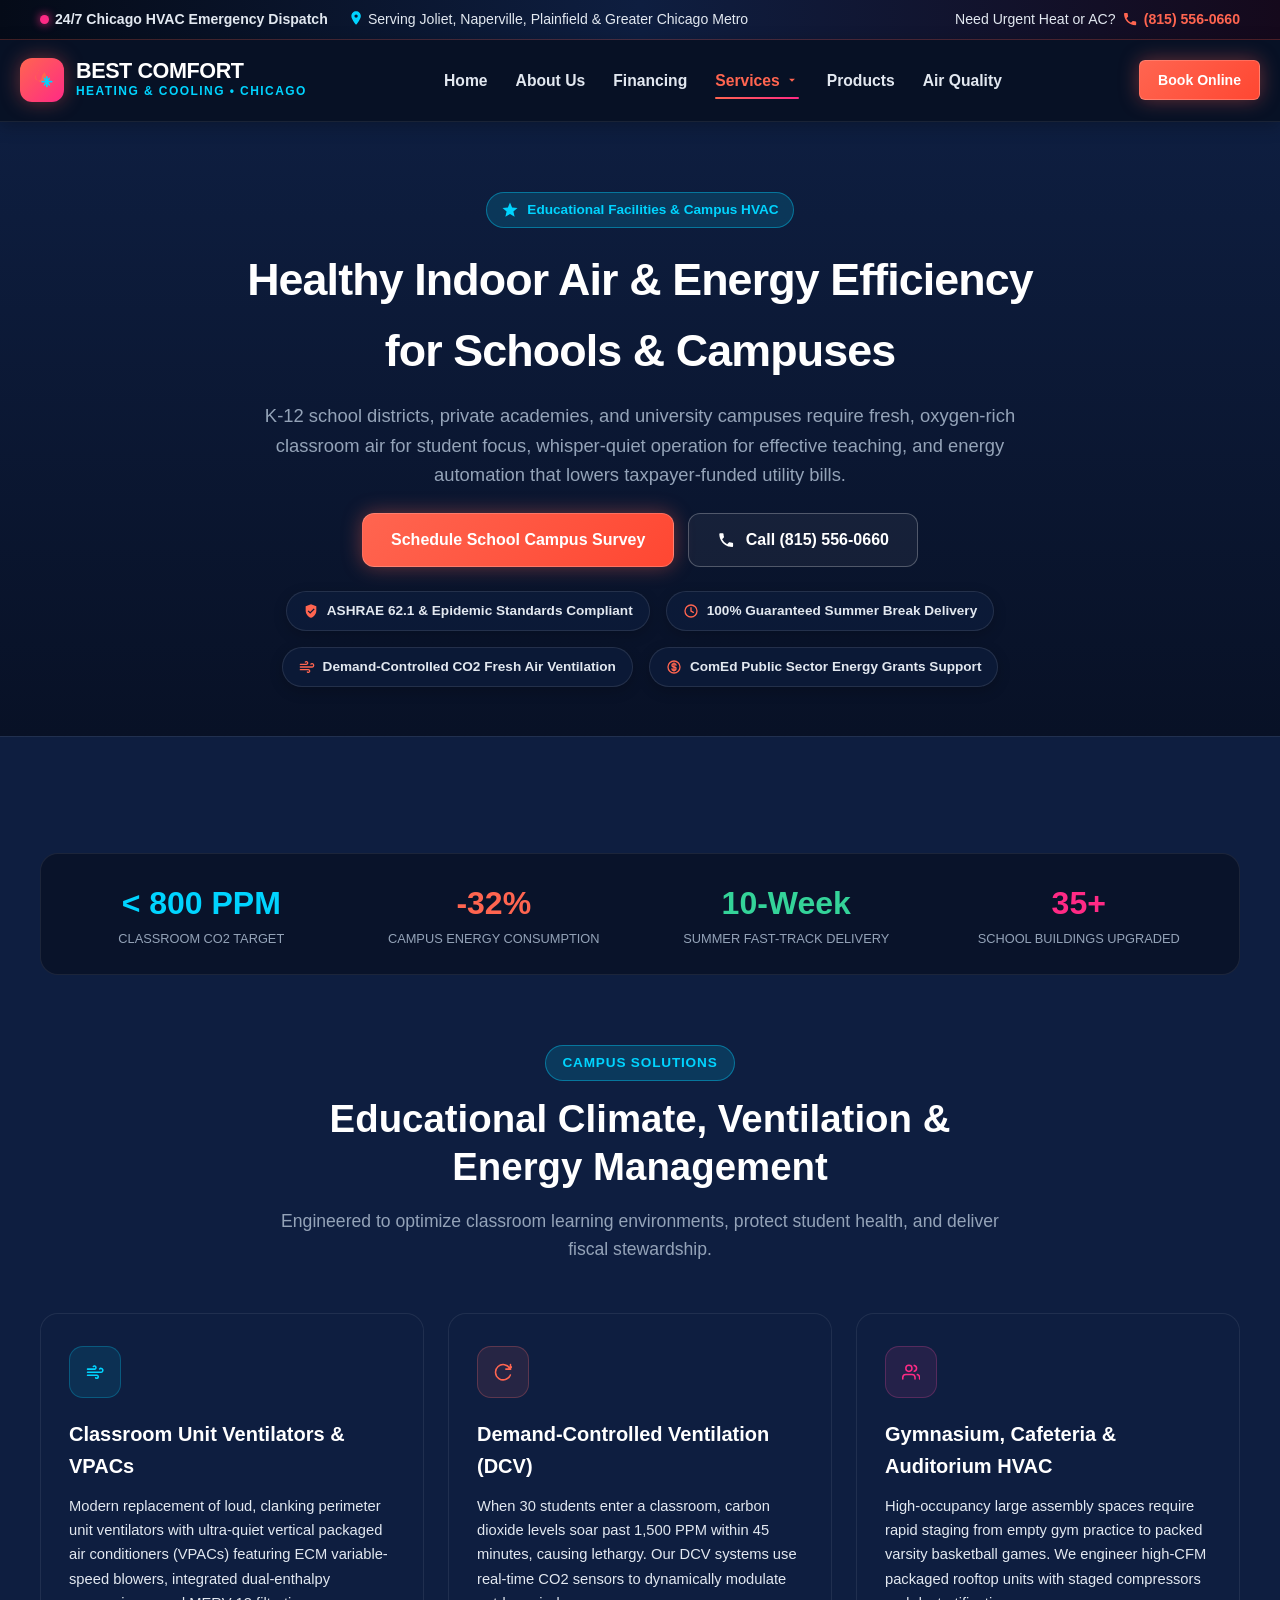
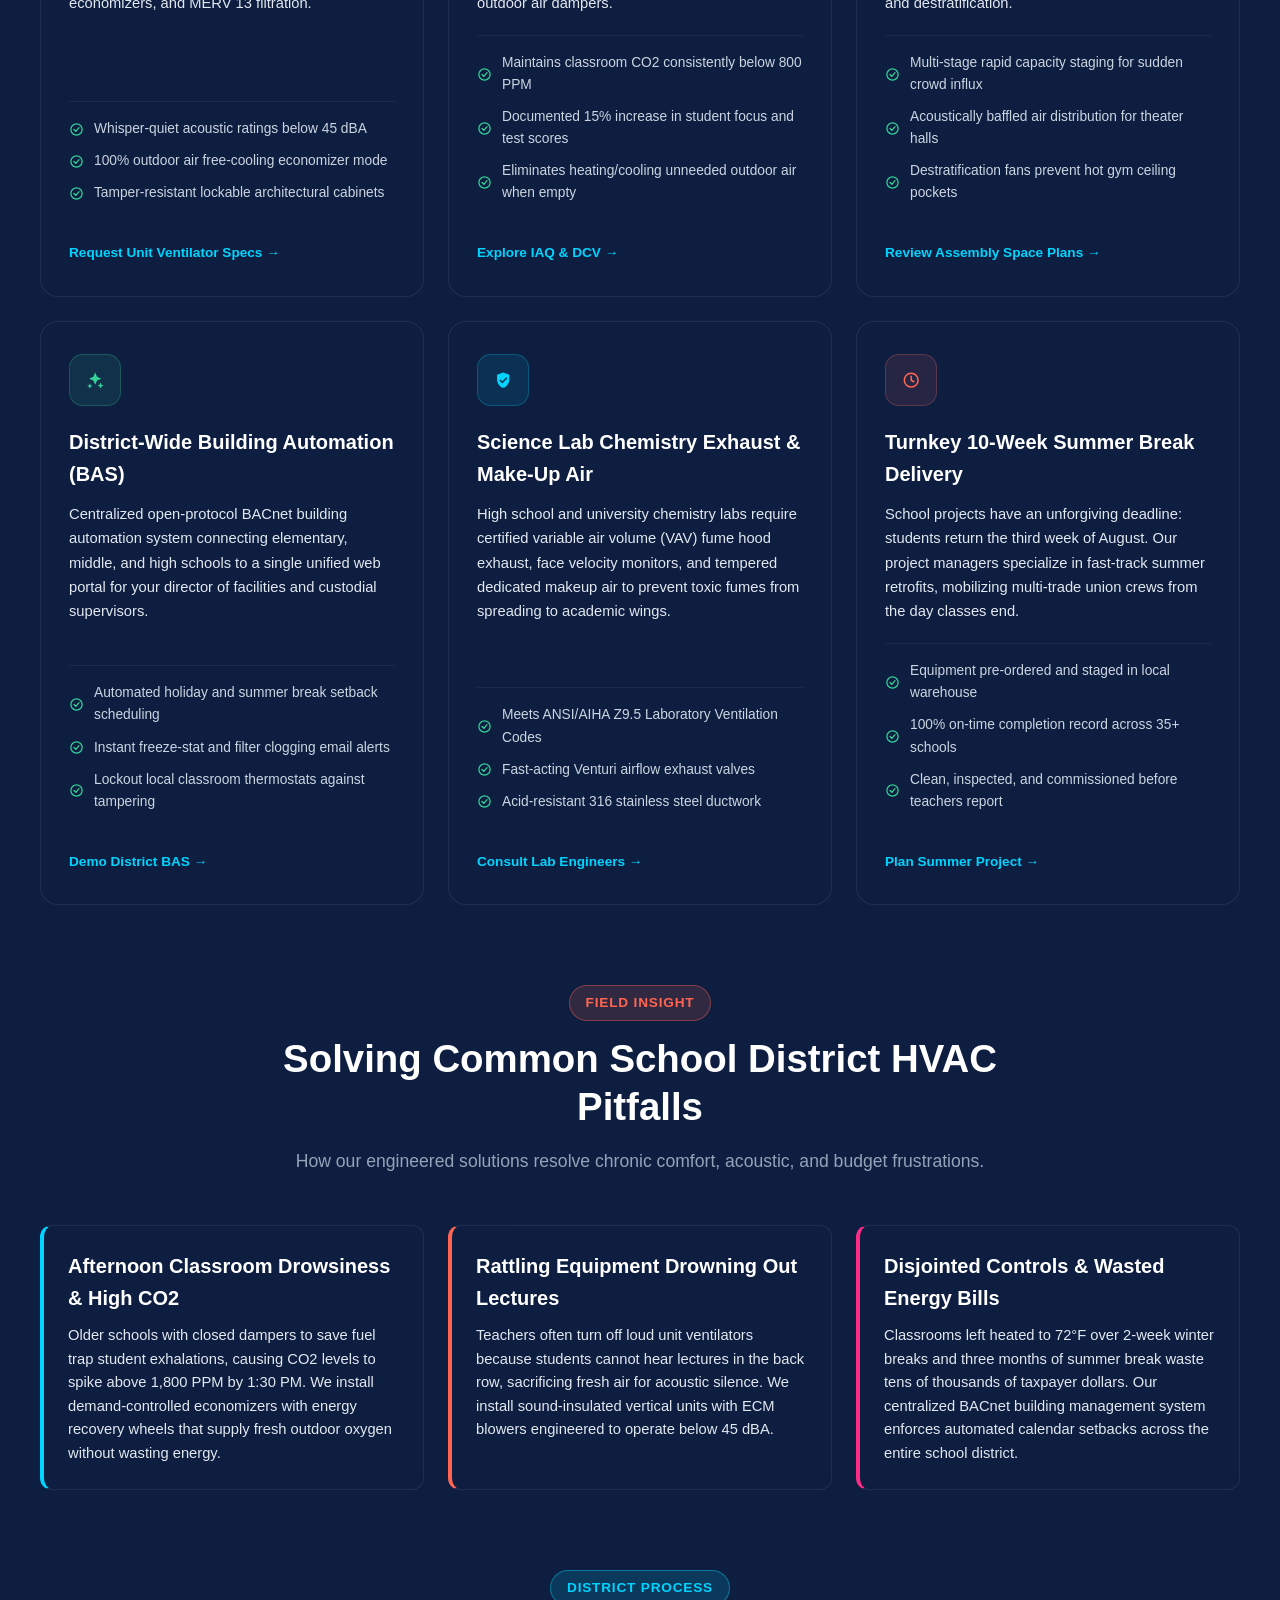
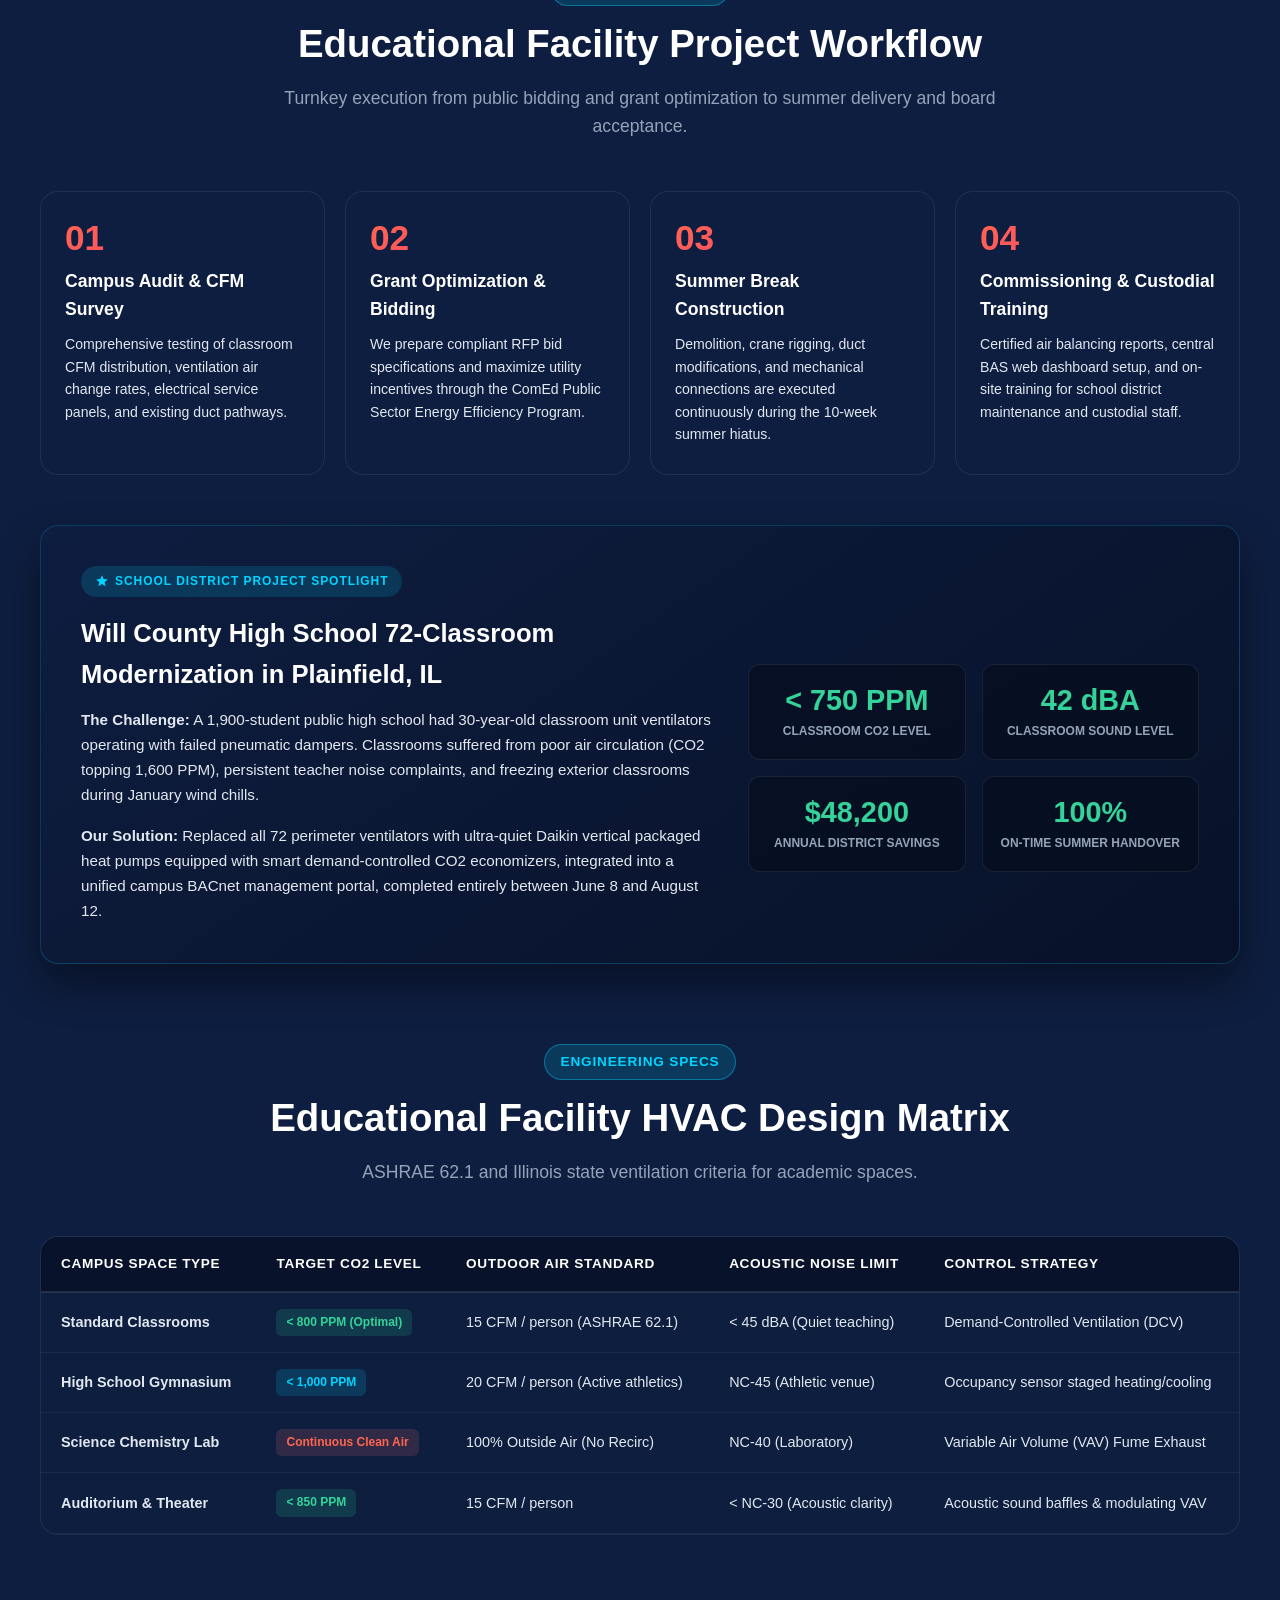
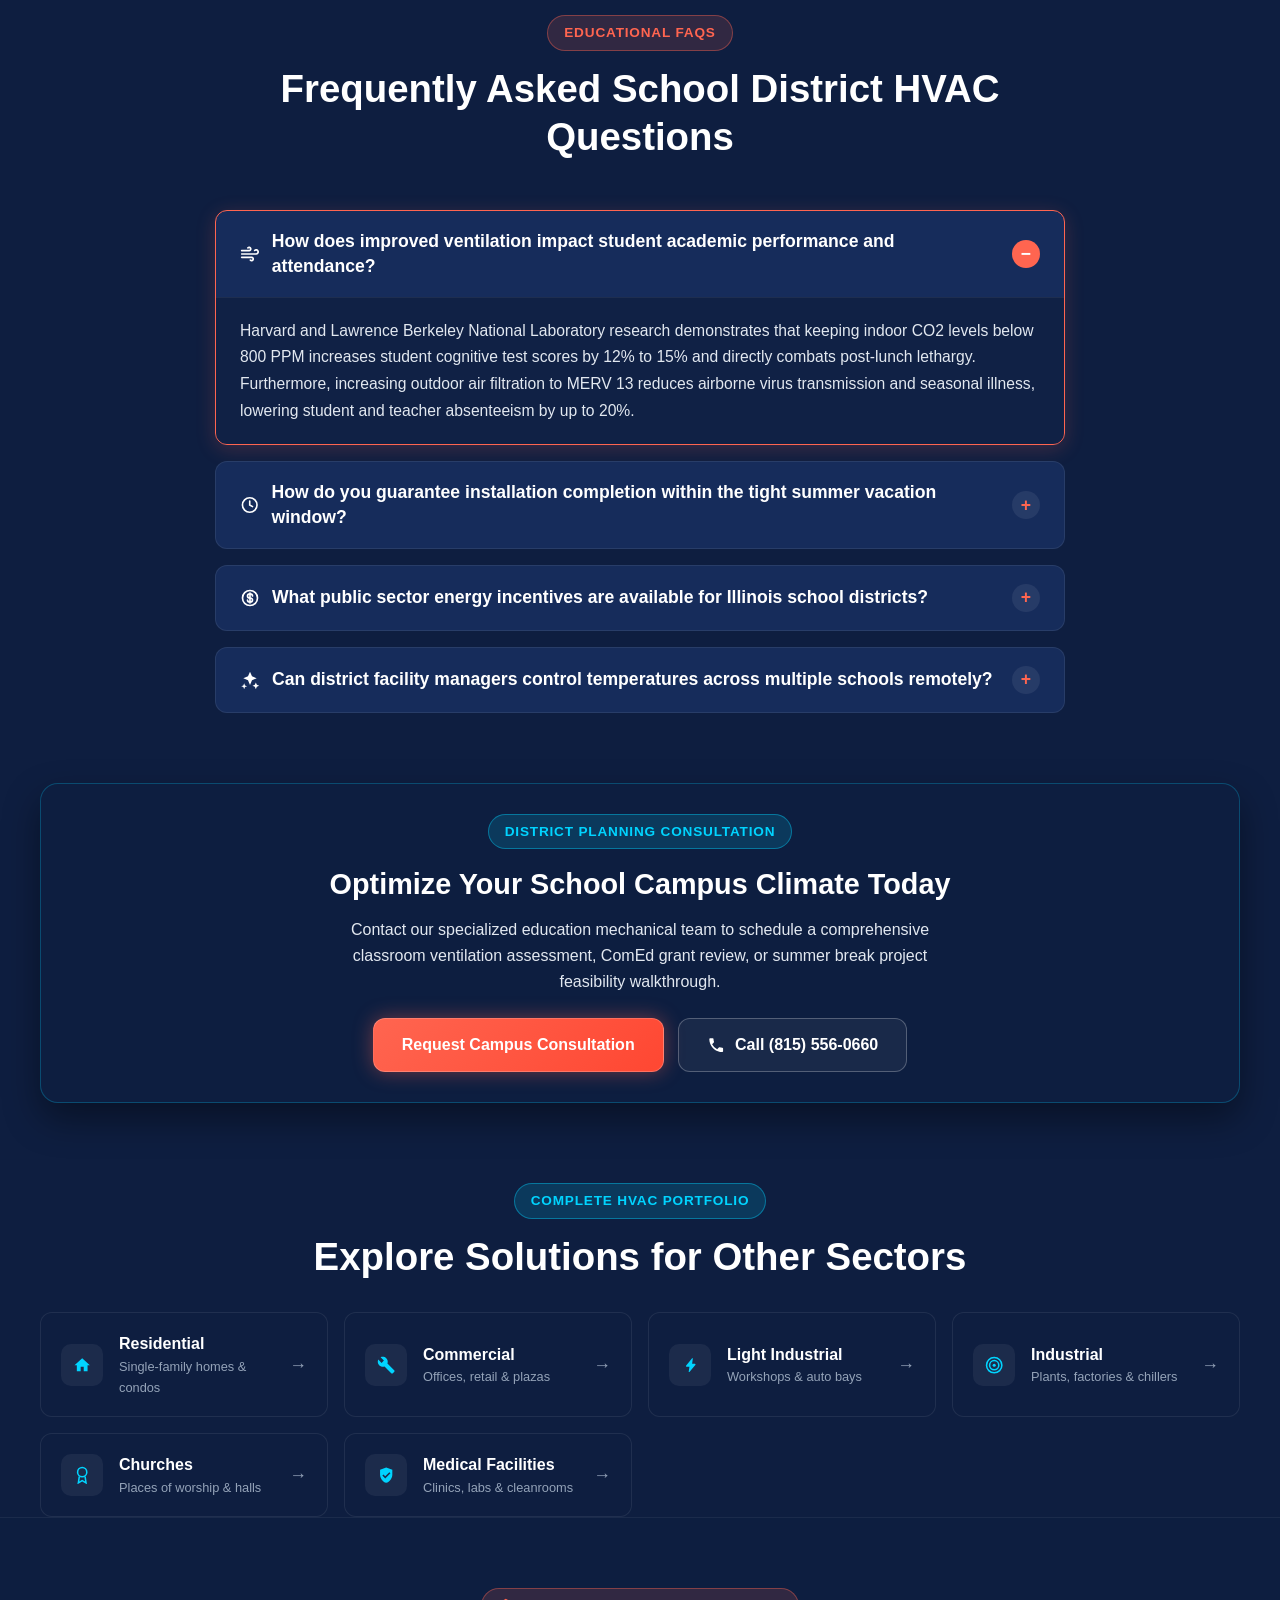
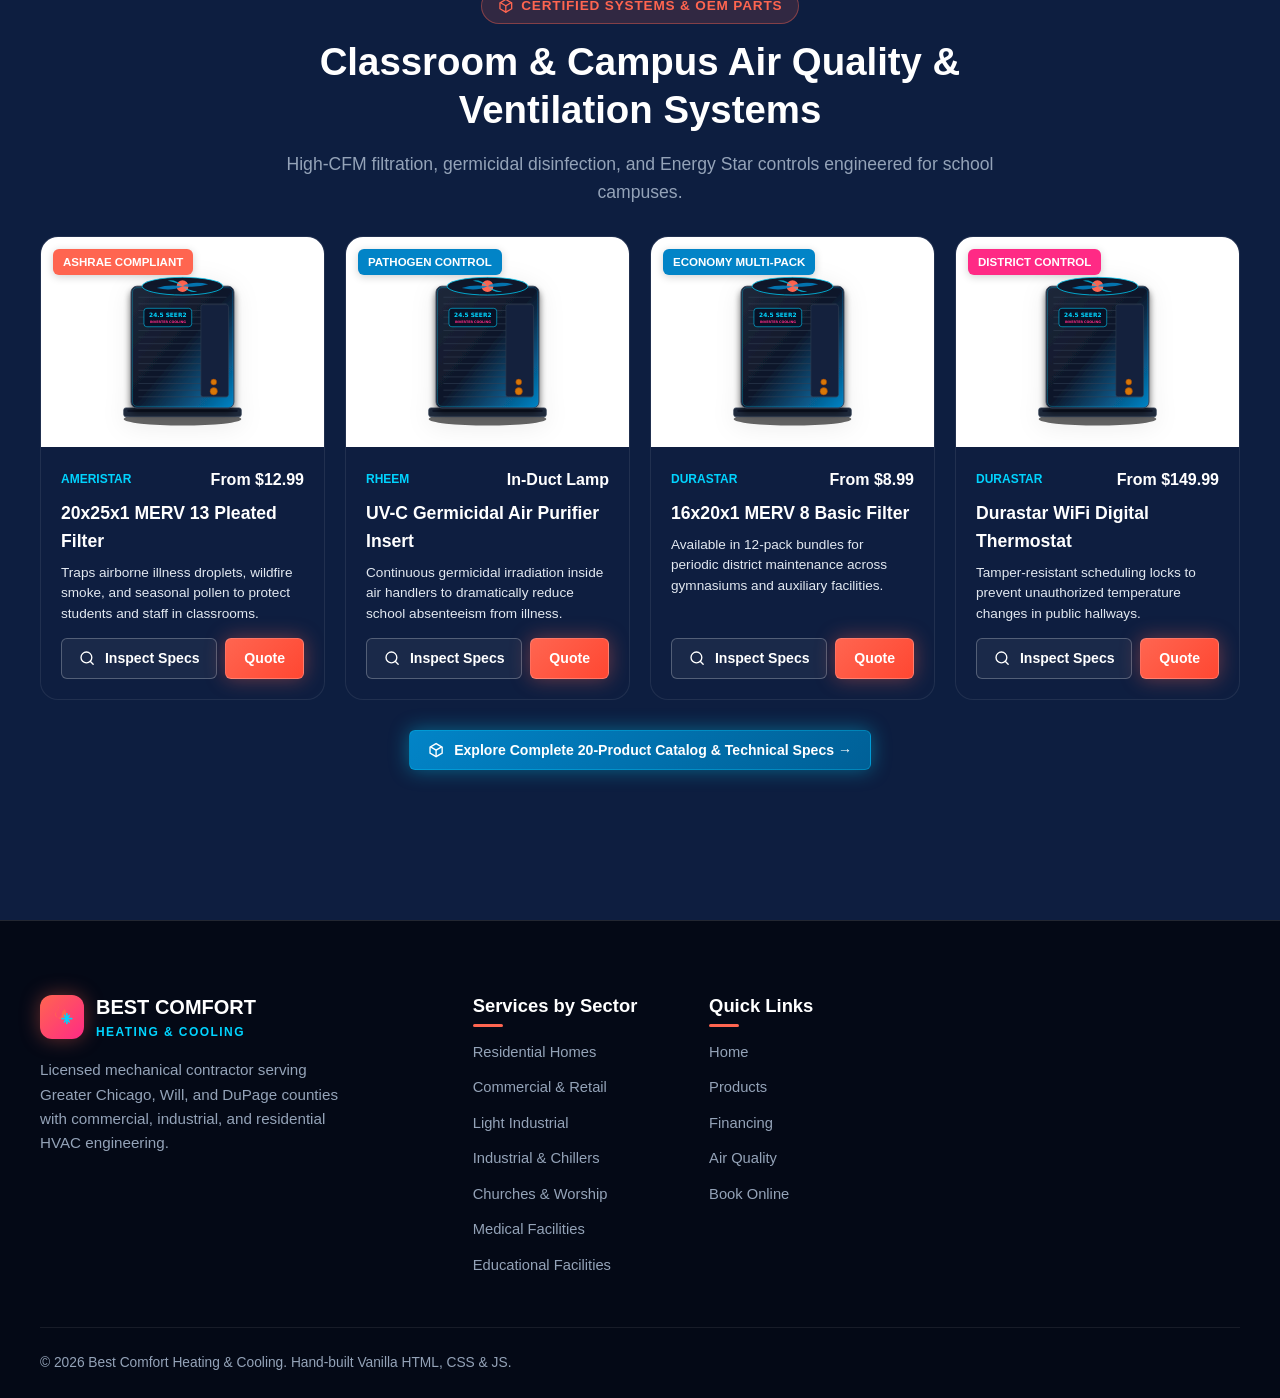
<file: services-educational.html>
<!DOCTYPE html>
<html lang="en">
<head>
  <meta charset="UTF-8">
  <meta name="viewport" content="width=device-width, initial-scale=1.0">
  <title>Educational Facilities HVAC &amp; School Ventilation | Best Comfort Chicago</title>
  <meta name="description" content="High CFM classroom ventilation, whisper-quiet sound attenuation, energy management systems, and emergency heating repairs for K-12 schools and universities in Chicago.">
  <link rel="stylesheet" href="assets/css/style.css">
  <link rel="stylesheet" href="assets/css/pages.css">
  <script src="assets/js/icons.js"></script>
</head>
<body>
  <svg id="svgSpriteDefs" style="display:none;" xmlns="http://www.w3.org/2000/svg">
  <defs>
    <symbol id="icon-fire" viewBox="0 0 24 24">
      <path d="M12 23c-4.97 0-9-4.03-9-9 0-4.12 2.76-7.86 5.86-10.37.78-.63 1.93-.15 2.06.85.22 1.69 1.08 3.19 2.08 4.26.17-2.19 1.13-4.22 2.72-5.74.83-.8 2.2-.28 2.3.87.28 3.09 1.76 5.13 2.98 6.42C22.04 12.43 23 14.15 23 16c0 3.86-3.14 7-7 7h-4zm0-2c3.87 0 7-3.13 7-7 0-1.42-.72-2.77-1.63-3.73-1.47-1.56-2.58-3.69-2.84-6.32-1.07 1.34-1.78 3.03-1.87 4.88-.06 1.1-.92 1.98-2.02 2.03-1.22.06-2.29-.86-2.39-2.08-.03-.39-.12-.76-.24-1.12-2.13 2.03-4.01 4.79-4.01 7.34 0 3.87 3.13 7 7 7zm-1-3c-1.66 0-3-1.34-3-3 0-1.31.84-2.41 2-2.83.55-.2 1.13.25 1.09.83-.07 1.07.78 1.98 1.86 2 .46.01.83.38.83.84 0 1.19-.88 2.16-2.04 2.16h-.74z"/>
    </symbol>

    <symbol id="icon-snowflake" viewBox="0 0 24 24">
      <path d="M12 2v20M2 12h20M4.93 4.93l14.14 14.14M4.93 19.07L19.07 4.93M12 6l2-2m-4 0l2 2m0 12l2 2m-4 0l2-2m-6-6l-2-2m0 4l2-2m12 0l2-2m0 4l-2-2" fill="none" stroke="currentColor" stroke-width="2" stroke-linecap="round"/>
    </symbol>

    <symbol id="icon-bolt" viewBox="0 0 24 24">
      <path d="M11 21h-1l1-7H7.5c-.88 0-1.33-1.06-.71-1.69L14.5 3h1l-1 7h3.5c.88 0 1.33 1.06.71 1.69L11 21z"/>
    </symbol>

    <symbol id="icon-shield" viewBox="0 0 24 24">
      <path d="M12 2L4 5v6.09c0 5.05 3.41 9.76 8 10.91 4.59-1.15 8-5.86 8-10.91V5l-8-3zm-1.25 14.25l-3.75-3.75 1.41-1.41 2.34 2.34 5.34-5.34 1.41 1.41-6.75 6.75z"/>
    </symbol>

    <symbol id="icon-droplet" viewBox="0 0 24 24">
      <path d="M12 2.69l5.66 5.66a8 8 0 1 1-11.31 0L12 2.69zm0 3.83L8.05 10.46a5.5 5.5 0 1 0 7.78 0L12 6.52z"/>
    </symbol>

    <symbol id="icon-sparkles" viewBox="0 0 24 24">
      <path d="M12 2l2.4 5.6L20 10l-5.6 2.4L12 18l-2.4-5.6L4 10l5.6-2.4zm7 13l1.2 2.8L23 19l-2.8 1.2L19 23l-1.2-2.8L15 19l2.8-1.2zM5 16l1 2.5L8.5 19.5 6 20.5 5 23l-1-2.5L1.5 19.5 4 18.5z"/>
    </symbol>

    <symbol id="icon-tools" viewBox="0 0 24 24">
      <path d="M22.7 19l-9.1-9.1c.9-2.3.4-5-1.5-6.9-2-2-5-2.4-7.4-1.3L9 6 6 9 1.6 4.7C.5 7.1.9 10.1 2.9 12.1c1.9 1.9 4.6 2.4 6.9 1.5l9.1 9.1c.4.4 1 .4 1.4 0l2.3-2.3c.5-.4.5-1.1.1-1.4z"/>
    </symbol>

    <symbol id="icon-phone" viewBox="0 0 24 24">
      <path d="M20.01 15.38c-1.23 0-2.42-.2-3.53-.56-.35-.12-.74-.03-1.01.24l-2.2 2.2a15.05 15.05 0 0 1-6.59-6.59l2.2-2.21c.28-.26.36-.65.25-1C8.7 6.35 8.5 5.16 8.5 3.93 8.5 3.42 8.08 3 7.57 3H4.06C3.55 3 3 3.42 3 3.93 3 13.36 10.64 21 20.01 21c.51 0 .99-.55.99-1.06v-3.56c0-.51-.42-.99-.99-.99z"/>
    </symbol>

    <symbol id="icon-map-pin" viewBox="0 0 24 24">
      <path d="M12 2C8.13 2 5 5.13 5 9c0 5.25 7 13 7 13s7-7.75 7-13c0-3.87-3.13-7-7-7zm0 9.5a2.5 2.5 0 0 1 0-5 2.5 2.5 0 0 1 0 5z"/>
    </symbol>

    <symbol id="icon-star" viewBox="0 0 24 24">
      <path d="M12 17.27L18.18 21l-1.64-7.03L22 9.24l-7.19-.61L12 2 9.19 8.63 2 9.24l5.46 4.73L5.82 21z"/>
    </symbol>

    <symbol id="icon-clock" viewBox="0 0 24 24">
      <circle cx="12" cy="12" r="9" fill="none" stroke="currentColor" stroke-width="2"/>
      <polyline points="12,7 12,12 15.5,14" fill="none" stroke="currentColor" stroke-width="2" stroke-linecap="round"/>
    </symbol>

    <symbol id="icon-alert" viewBox="0 0 24 24">
      <path d="M12 2L1 21h22L12 2zm0 3.5L20.25 19H3.75L12 5.5zM11 10v4h2v-4h-2zm0 6v2h2v-2h-2z"/>
    </symbol>

    <symbol id="icon-home" viewBox="0 0 24 24">
      <path d="M10 20v-6h4v6h5v-8h3L12 3 2 12h3v8z"/>
    </symbol>

    <symbol id="icon-package" viewBox="0 0 24 24">
      <path d="M21 16.5l-9 5.2-9-5.2V7.5l9-5.2 9 5.2v9z" fill="none" stroke="currentColor" stroke-width="2"/>
      <polyline points="3.27,6.96 12,12.01 20.73,6.96" fill="none" stroke="currentColor" stroke-width="2"/>
      <line x1="12" y1="22.08" x2="12" y2="12" stroke="currentColor" stroke-width="2"/>
    </symbol>

    <symbol id="icon-tag" viewBox="0 0 24 24">
      <path d="M21.41 11.58l-9-9C12.05 2.22 11.55 2 11 2H4c-1.1 0-2 .9-2 2v7c0 .55.22 1.05.59 1.42l9 9c.36.36.86.58 1.41.58.55 0 1.05-.22 1.41-.59l7-7c.37-.36.59-.86.59-1.41 0-.55-.23-1.06-.59-1.42zM5.5 7C4.67 7 4 6.33 4 5.5S4.67 4 5.5 4 7 4.67 7 5.5 6.33 7 5.5 7z"/>
    </symbol>

    <symbol id="icon-smartphone" viewBox="0 0 24 24">
      <rect x="5" y="2" width="14" height="20" rx="3" fill="none" stroke="currentColor" stroke-width="2"/>
      <line x1="10" y1="5" x2="14" y2="5" stroke="currentColor" stroke-width="2" stroke-linecap="round"/>
      <circle cx="12" cy="18" r="1" fill="currentColor"/>
    </symbol>

    <symbol id="icon-dollar" viewBox="0 0 24 24">
      <circle cx="12" cy="12" r="9" fill="none" stroke="currentColor" stroke-width="2"/>
      <path d="M12 6v12M15 9.5c0-1.38-1.34-2.5-3-2.5s-3 1.12-3 2.5 1.34 2.5 3 2.5 3 1.12 3 2.5-1.34 2.5-3 2.5-3-1.12-3-2.5" fill="none" stroke="currentColor" stroke-width="2" stroke-linecap="round"/>
    </symbol>

    <symbol id="icon-award" viewBox="0 0 24 24">
      <circle cx="12" cy="8" r="6" fill="none" stroke="currentColor" stroke-width="2"/>
      <polyline points="8.21,13.89 7,22 12,19 17,22 15.79,13.88" fill="none" stroke="currentColor" stroke-width="2"/>
    </symbol>

    <symbol id="icon-volume" viewBox="0 0 24 24">
      <polygon points="11,5 6,9 2,9 2,15 6,15 11,19" fill="currentColor"/>
      <path d="M15.54 8.46a5 5 0 0 1 0 7.07M19.07 4.93a10 10 0 0 1 0 14.14" fill="none" stroke="currentColor" stroke-width="2" stroke-linecap="round"/>
    </symbol>

    <symbol id="icon-refresh" viewBox="0 0 24 24">
      <path d="M21.5 2v6h-6M21.34 15.57a10 10 0 1 1-.57-8.38l6.73-5.19" fill="none" stroke="currentColor" stroke-width="2" stroke-linecap="round"/>
    </symbol>

    <symbol id="icon-leaf" viewBox="0 0 24 24">
      <path d="M17 8C8 10 5.9 16.17 3.82 21.34L5.71 22l1-2.3A4.49 4.49 0 0 0 8 20C19 20 22 3 22 3c-1 2-8 2-13 4 5.24 3.73 7 7 7 7s-3-1-6-1c-1 0-2 .1-3 .3C3.5 12 6.5 8 17 8z"/>
    </symbol>

    <symbol id="icon-sun" viewBox="0 0 24 24">
      <circle cx="12" cy="12" r="5" fill="currentColor"/>
      <path d="M12 1v2m0 18v2M4.22 4.22l1.42 1.42m12.72 12.72l1.42 1.42M1 12h2m18 0h2M4.22 19.78l1.42-1.42M18.36 5.64l1.42-1.42" stroke="currentColor" stroke-width="2" stroke-linecap="round"/>
    </symbol>

    <symbol id="icon-wind" viewBox="0 0 24 24">
      <path d="M9.59 4.59A2 2 0 1 1 11 8H2m10.59 11.41A2 2 0 1 0 14 16H2m15.73-8.27A2.5 2.5 0 1 1 19.5 12H2" fill="none" stroke="currentColor" stroke-width="2" stroke-linecap="round"/>
    </symbol>

    <symbol id="icon-plug" viewBox="0 0 24 24">
      <path d="M9 2v6m6-6v6M6 8h12v5a6 6 0 0 1-12 0V8zm6 11v3" fill="none" stroke="currentColor" stroke-width="2" stroke-linecap="round"/>
    </symbol>

    <symbol id="icon-ruler" viewBox="0 0 24 24">
      <rect x="2" y="7" width="20" height="10" rx="2" fill="none" stroke="currentColor" stroke-width="2"/>
      <line x1="6" y1="7" x2="6" y2="12" stroke="currentColor" stroke-width="2"/>
      <line x1="10" y1="7" x2="10" y2="10" stroke="currentColor" stroke-width="2"/>
      <line x1="14" y1="7" x2="14" y2="12" stroke="currentColor" stroke-width="2"/>
      <line x1="18" y1="7" x2="18" y2="10" stroke="currentColor" stroke-width="2"/>
    </symbol>

    <symbol id="icon-calendar" viewBox="0 0 24 24">
      <rect x="3" y="4" width="18" height="18" rx="2" fill="none" stroke="currentColor" stroke-width="2"/>
      <line x1="16" y1="2" x2="16" y2="6" stroke="currentColor" stroke-width="2"/>
      <line x1="8" y1="2" x2="8" y2="6" stroke="currentColor" stroke-width="2"/>
      <line x1="3" y1="10" x2="21" y2="10" stroke="currentColor" stroke-width="2"/>
    </symbol>

    <symbol id="icon-search" viewBox="0 0 24 24">
      <circle cx="11" cy="11" r="8" fill="none" stroke="currentColor" stroke-width="2"/>
      <line x1="21" y1="21" x2="16.65" y2="16.65" stroke="currentColor" stroke-width="2" stroke-linecap="round"/>
    </symbol>

    <symbol id="icon-eye" viewBox="0 0 24 24">
      <path d="M12 4.5C7 4.5 2.73 7.61 1 12c1.73 4.39 6 7.5 11 7.5s9.27-3.11 11-7.5c-1.73-4.39-6-7.5-11-7.5zm0 12.5a5 5 0 1 1 0-10 5 5 0 0 1 0 10zm0-8a3 3 0 1 0 0 6 3 3 0 0 0 0-6z"/>
    </symbol>

    <symbol id="icon-check-circle" viewBox="0 0 24 24">
      <circle cx="12" cy="12" r="9" fill="none" stroke="currentColor" stroke-width="2"/>
      <polyline points="8,12 11,15 16,9" fill="none" stroke="currentColor" stroke-width="2" stroke-linecap="round"/>
    </symbol>

    <symbol id="icon-brand-flame-ice" viewBox="0 0 32 32">
      <path d="M12 4c-.3 1.2-1 2.2-1.7 3.2C9.3 8.7 8.6 10.2 8.6 12.1c0 3.5 2.9 6.4 6.4 6.4s6.4-2.9 6.4-6.4c0-2.6-1.3-4.6-2.8-6.1-.2 1-.7 2-1.4 2.7-.9.9-1.5 2.5-1.5 4.1 0 2.2-1.8 4-4 4s-4-1.8-4-4c0-1.4.6-2.6 1.6-3.6.5-.6 1-1.2 1.4-1.9.5-1.1.6-2.2.3-3.3z" fill="#ff6550"/>
      <path d="M22 12v12m-6-6h12m-9-4l6 8m-6 0l6-8" fill="none" stroke="#00d4ff" stroke-width="2" stroke-linecap="round"/>
    </symbol>

    <symbol id="icon-mail" viewBox="0 0 24 24">
      <path d="M4 4h16c1.1 0 2 .9 2 2v12c0 1.1-.9 2-2 2H4c-1.1 0-2-.9-2-2V6c0-1.1.9-2 2-2z" fill="none" stroke="currentColor" stroke-width="2"/>
      <polyline points="22,6 12,13 2,6" fill="none" stroke="currentColor" stroke-width="2"/>
    </symbol>

    <symbol id="icon-diamond" viewBox="0 0 24 24">
      <polygon points="12,2 22,12 12,22 2,12" fill="currentColor"/>
    </symbol>

    <symbol id="icon-target" viewBox="0 0 24 24">
      <circle cx="12" cy="12" r="10" fill="none" stroke="currentColor" stroke-width="2"/>
      <circle cx="12" cy="12" r="6" fill="none" stroke="currentColor" stroke-width="2"/>
      <circle cx="12" cy="12" r="2" fill="currentColor"/>
    </symbol>

    <symbol id="icon-users" viewBox="0 0 24 24">
      <path d="M17 21v-2a4 4 0 0 0-4-4H5a4 4 0 0 0-4 4v2" fill="none" stroke="currentColor" stroke-width="2" stroke-linecap="round"/>
      <circle cx="9" cy="7" r="4" fill="none" stroke="currentColor" stroke-width="2"/>
      <path d="M23 21v-2a4 4 0 0 0-3-3.87M16 3.13a4 4 0 0 1 0 7.75" fill="none" stroke="currentColor" stroke-width="2" stroke-linecap="round"/>
    </symbol>
  </defs>
</svg>

    <aside class="top-bar" aria-label="Emergency Announcement">
    <div class="container top-bar-inner">
      <div class="top-bar-info">
        <div class="top-bar-item">
          <span class="emergency-pulse"></span>
          <strong>24/7 Chicago HVAC Emergency Dispatch</strong>
        </div>
        <div class="top-bar-item">
          <span><svg class="svg-icon" style="color:var(--rich-blue-electric);"><use href="#icon-map-pin"></use></svg> Serving Joliet, Naperville, Plainfield &amp; Greater Chicago Metro</span>
        </div>
      </div>
      <div class="top-bar-item">
        <span>Need Urgent Heat or AC?</span>
        <a href="tel:8155560660" class="top-phone-link" id="topEmergencyCall">
          <svg class="svg-icon"><use href="#icon-phone"></use></svg> (815) 556-0660
        </a>
      </div>
    </div>
  </aside>

  <header class="site-header">
    <div class="container header-inner">
      <a href="index.html" class="logo-brand">
        <div class="logo-icon"><svg class="svg-icon"><use href="#icon-brand-flame-ice"></use></svg></div>
        <div class="logo-text">
          <h1>BEST COMFORT</h1>
          <span>HEATING &amp; COOLING • CHICAGO</span>
        </div>
      </a>

      <nav class="nav-menu" aria-label="Main Navigation">
        <a href="index.html" class="nav-link" id="navHome">Home</a>
        <a href="about.html" class="nav-link" id="navAbout">About Us</a>
        <a href="financing.html" class="nav-link" id="navFinancing">Financing</a>

        <div class="nav-item-dropdown" id="navServicesDropdown">
          <a href="services.html" class="nav-link dropdown-toggle active" id="navServices">
            Services
            <svg class="dropdown-arrow" viewBox="0 0 24 24" width="14" height="14"><path d="M7 10l5 5 5-5z" fill="currentColor"/></svg>
          </a>
          <div class="dropdown-menu">
            <div class="dropdown-header">
              <span class="dropdown-title">HVAC Solutions by Sector</span>
              <a href="services.html" class="dropdown-view-all">All Services &rarr;</a>
            </div>
            <div class="dropdown-grid">
              <a href="services-residential.html" class="dropdown-link"><div class="dropdown-link-icon icon-residential"><svg class="svg-icon"><use href="#icon-home"></use></svg></div><div class="dropdown-link-info"><span class="dropdown-link-title">Residential</span><span class="dropdown-link-desc">Single-family homes &amp; condos</span></div></a>
              <a href="services-commercial.html" class="dropdown-link"><div class="dropdown-link-icon icon-commercial"><svg class="svg-icon"><use href="#icon-tools"></use></svg></div><div class="dropdown-link-info"><span class="dropdown-link-title">Commercial</span><span class="dropdown-link-desc">Offices, retail &amp; plazas</span></div></a>
              <a href="services-light-industrial.html" class="dropdown-link"><div class="dropdown-link-icon icon-light-ind"><svg class="svg-icon"><use href="#icon-bolt"></use></svg></div><div class="dropdown-link-info"><span class="dropdown-link-title">Light Industrial</span><span class="dropdown-link-desc">Workshops &amp; auto bays</span></div></a>
              <a href="services-industrial.html" class="dropdown-link"><div class="dropdown-link-icon icon-industrial"><svg class="svg-icon"><use href="#icon-target"></use></svg></div><div class="dropdown-link-info"><span class="dropdown-link-title">Industrial</span><span class="dropdown-link-desc">Plants, factories &amp; chillers</span></div></a>
              <a href="services-churches.html" class="dropdown-link"><div class="dropdown-link-icon icon-churches"><svg class="svg-icon"><use href="#icon-award"></use></svg></div><div class="dropdown-link-info"><span class="dropdown-link-title">Churches</span><span class="dropdown-link-desc">Places of worship &amp; halls</span></div></a>
              <a href="services-medical.html" class="dropdown-link"><div class="dropdown-link-icon icon-medical"><svg class="svg-icon"><use href="#icon-shield"></use></svg></div><div class="dropdown-link-info"><span class="dropdown-link-title">Medical Facilities</span><span class="dropdown-link-desc">Clinics, labs &amp; cleanrooms</span></div></a>
              <a href="services-educational.html" class="dropdown-link active"><div class="dropdown-link-icon icon-educational"><svg class="svg-icon"><use href="#icon-star"></use></svg></div><div class="dropdown-link-info"><span class="dropdown-link-title">Educational Facilities</span><span class="dropdown-link-desc">K-12 schools &amp; universities</span></div></a>
            </div>
          </div>
        </div>

        <a href="products.html" class="nav-link" id="navProducts">Products</a>
        <a href="air-quality.html" class="nav-link" id="navAirQuality">Air Quality</a>
      </nav>

      <div class="nav-actions">
        <a href="contact.html" class="btn btn-salmon btn-sm" id="navBookOnline">Book Online</a>
        <button class="mobile-toggle" aria-label="Toggle Menu"><span></span><span></span><span></span></button>
      </div>
    </div>
  </header>

  <div class="mobile-backdrop"></div>
  <div class="mobile-nav-drawer">
    <div class="mobile-drawer-header">
      <div class="logo-text"><h2 style="font-size:1.15rem; color:#fff; font-weight:800;">BEST COMFORT</h2></div>
      <button class="mobile-close-btn">&times;</button>
    </div>
    <div class="mobile-menu-list">
      <a href="index.html" class="nav-link">Home</a>
      <a href="about.html" class="nav-link">About Us</a>
      <a href="financing.html" class="nav-link">Financing (0% APR)</a>
      <div class="mobile-dropdown-item">
        <div class="mobile-dropdown-trigger">
          <a href="services.html" class="nav-link active">Services</a>
          <button type="button" class="mobile-sub-toggle active">&#9662;</button>
        </div>
        <div class="mobile-sub-menu open">
          <a href="services-residential.html" class="mobile-sub-link">&bull; Residential</a>
          <a href="services-commercial.html" class="mobile-sub-link">&bull; Commercial</a>
          <a href="services-light-industrial.html" class="mobile-sub-link">&bull; Light Industrial</a>
          <a href="services-industrial.html" class="mobile-sub-link">&bull; Industrial</a>
          <a href="services-churches.html" class="mobile-sub-link">&bull; Churches</a>
          <a href="services-medical.html" class="mobile-sub-link">&bull; Medical Facilities</a>
          <a href="services-educational.html" class="mobile-sub-link active">&bull; Educational Facilities</a>
        </div>
      </div>
      <a href="products.html" class="nav-link">Products</a>
      <a href="air-quality.html" class="nav-link">Air Quality</a>
      <a href="contact.html" class="nav-link">Contact</a>
    </div>
  </div>
  <section class="page-hero">
    <div class="container page-hero-inner">
      <div class="sector-hero-badge badge-blue">
        <svg class="svg-icon" style="width:18px; height:18px;"><use href="#icon-star"></use></svg>
        <span>Educational Facilities &amp; Campus HVAC</span>
      </div>
      <h1>Healthy Indoor Air &amp; Energy Efficiency for Schools &amp; Campuses</h1>
      <p>
        K-12 school districts, private academies, and university campuses require fresh, oxygen-rich classroom air for student focus, whisper-quiet operation for effective teaching, and energy automation that lowers taxpayer-funded utility bills.
      </p>
      <div style="margin-top:24px; display:flex; gap:14px; justify-content:center; flex-wrap:wrap;">
        <a href="contact.html" class="btn btn-salmon">Schedule School Campus Survey</a>
        <a href="tel:8155560660" class="btn btn-outline"><svg class="svg-icon"><use href="#icon-phone"></use></svg> Call (815) 556-0660</a>
      </div>

      <div class="sector-trust-strip">
        <div class="sector-trust-pill">
          <svg class="svg-icon"><use href="#icon-shield"></use></svg>
          <span>ASHRAE 62.1 &amp; Epidemic Standards Compliant</span>
        </div>
        <div class="sector-trust-pill">
          <svg class="svg-icon"><use href="#icon-clock"></use></svg>
          <span>100% Guaranteed Summer Break Delivery</span>
        </div>
        <div class="sector-trust-pill">
          <svg class="svg-icon"><use href="#icon-wind"></use></svg>
          <span>Demand-Controlled CO2 Fresh Air Ventilation</span>
        </div>
        <div class="sector-trust-pill">
          <svg class="svg-icon"><use href="#icon-dollar"></use></svg>
          <span>ComEd Public Sector Energy Grants Support</span>
        </div>
      </div>
    </div>
  </section>

  <main class="section section-navy">
    <div class="container">

      <div class="sector-stats-bar">
        <div style="text-align:center;">
          <h3 style="font-size:2rem; font-weight:800; color:var(--rich-blue-electric);">&lt; 800 PPM</h3>
          <p style="font-size:0.8rem; color:var(--text-muted); text-transform:uppercase;">Classroom CO2 Target</p>
        </div>
        <div style="text-align:center;">
          <h3 style="font-size:2rem; font-weight:800; color:var(--electric-salmon);">-32%</h3>
          <p style="font-size:0.8rem; color:var(--text-muted); text-transform:uppercase;">Campus Energy Consumption</p>
        </div>
        <div style="text-align:center;">
          <h3 style="font-size:2rem; font-weight:800; color:#34d399;">10-Week</h3>
          <p style="font-size:0.8rem; color:var(--text-muted); text-transform:uppercase;">Summer Fast-Track Delivery</p>
        </div>
        <div style="text-align:center;">
          <h3 style="font-size:2rem; font-weight:800; color:var(--vibrant-pink);">35+</h3>
          <p style="font-size:0.8rem; color:var(--text-muted); text-transform:uppercase;">School Buildings Upgraded</p>
        </div>
      </div>

      <div class="section-header" style="margin-top:70px;">
        <div class="badge-pill badge-blue">Campus Solutions</div>
        <h2 class="section-title">Educational Climate, Ventilation &amp; Energy Management</h2>
        <p class="section-subtitle">
          Engineered to optimize classroom learning environments, protect student health, and deliver fiscal stewardship.
        </p>
      </div>

      <div class="sector-cap-grid">
        
        <div class="sector-cap-card">
          <div class="sector-cap-icon">
            <svg class="svg-icon"><use href="#icon-wind"></use></svg>
          </div>
          <h3 class="sector-cap-title">Classroom Unit Ventilators &amp; VPACs</h3>
          <p class="sector-cap-desc">
            Modern replacement of loud, clanking perimeter unit ventilators with ultra-quiet vertical packaged air conditioners (VPACs) featuring ECM variable-speed blowers, integrated dual-enthalpy economizers, and MERV 13 filtration.
          </p>
          <ul class="sector-cap-features">
            <li><svg class="svg-icon"><use href="#icon-check-circle"></use></svg> Whisper-quiet acoustic ratings below 45 dBA</li>
            <li><svg class="svg-icon"><use href="#icon-check-circle"></use></svg> 100% outdoor air free-cooling economizer mode</li>
            <li><svg class="svg-icon"><use href="#icon-check-circle"></use></svg> Tamper-resistant lockable architectural cabinets</li>
          </ul>
          <div class="sector-cap-footer">
            <a href="contact.html">Request Unit Ventilator Specs &rarr;</a>
          </div>
        </div>

        <div class="sector-cap-card">
          <div class="sector-cap-icon salmon">
            <svg class="svg-icon"><use href="#icon-refresh"></use></svg>
          </div>
          <h3 class="sector-cap-title">Demand-Controlled Ventilation (DCV)</h3>
          <p class="sector-cap-desc">
            When 30 students enter a classroom, carbon dioxide levels soar past 1,500 PPM within 45 minutes, causing lethargy. Our DCV systems use real-time CO2 sensors to dynamically modulate outdoor air dampers.
          </p>
          <ul class="sector-cap-features">
            <li><svg class="svg-icon"><use href="#icon-check-circle"></use></svg> Maintains classroom CO2 consistently below 800 PPM</li>
            <li><svg class="svg-icon"><use href="#icon-check-circle"></use></svg> Documented 15% increase in student focus and test scores</li>
            <li><svg class="svg-icon"><use href="#icon-check-circle"></use></svg> Eliminates heating/cooling unneeded outdoor air when empty</li>
          </ul>
          <div class="sector-cap-footer">
            <a href="air-quality.html">Explore IAQ &amp; DCV &rarr;</a>
          </div>
        </div>

        <div class="sector-cap-card">
          <div class="sector-cap-icon pink">
            <svg class="svg-icon"><use href="#icon-users"></use></svg>
          </div>
          <h3 class="sector-cap-title">Gymnasium, Cafeteria &amp; Auditorium HVAC</h3>
          <p class="sector-cap-desc">
            High-occupancy large assembly spaces require rapid staging from empty gym practice to packed varsity basketball games. We engineer high-CFM packaged rooftop units with staged compressors and destratification.
          </p>
          <ul class="sector-cap-features">
            <li><svg class="svg-icon"><use href="#icon-check-circle"></use></svg> Multi-stage rapid capacity staging for sudden crowd influx</li>
            <li><svg class="svg-icon"><use href="#icon-check-circle"></use></svg> Acoustically baffled air distribution for theater halls</li>
            <li><svg class="svg-icon"><use href="#icon-check-circle"></use></svg> Destratification fans prevent hot gym ceiling pockets</li>
          </ul>
          <div class="sector-cap-footer">
            <a href="contact.html">Review Assembly Space Plans &rarr;</a>
          </div>
        </div>

        <div class="sector-cap-card">
          <div class="sector-cap-icon emerald">
            <svg class="svg-icon"><use href="#icon-sparkles"></use></svg>
          </div>
          <h3 class="sector-cap-title">District-Wide Building Automation (BAS)</h3>
          <p class="sector-cap-desc">
            Centralized open-protocol BACnet building automation system connecting elementary, middle, and high schools to a single unified web portal for your director of facilities and custodial supervisors.
          </p>
          <ul class="sector-cap-features">
            <li><svg class="svg-icon"><use href="#icon-check-circle"></use></svg> Automated holiday and summer break setback scheduling</li>
            <li><svg class="svg-icon"><use href="#icon-check-circle"></use></svg> Instant freeze-stat and filter clogging email alerts</li>
            <li><svg class="svg-icon"><use href="#icon-check-circle"></use></svg> Lockout local classroom thermostats against tampering</li>
          </ul>
          <div class="sector-cap-footer">
            <a href="contact.html">Demo District BAS &rarr;</a>
          </div>
        </div>

        <div class="sector-cap-card">
          <div class="sector-cap-icon">
            <svg class="svg-icon"><use href="#icon-shield"></use></svg>
          </div>
          <h3 class="sector-cap-title">Science Lab Chemistry Exhaust &amp; Make-Up Air</h3>
          <p class="sector-cap-desc">
            High school and university chemistry labs require certified variable air volume (VAV) fume hood exhaust, face velocity monitors, and tempered dedicated makeup air to prevent toxic fumes from spreading to academic wings.
          </p>
          <ul class="sector-cap-features">
            <li><svg class="svg-icon"><use href="#icon-check-circle"></use></svg> Meets ANSI/AIHA Z9.5 Laboratory Ventilation Codes</li>
            <li><svg class="svg-icon"><use href="#icon-check-circle"></use></svg> Fast-acting Venturi airflow exhaust valves</li>
            <li><svg class="svg-icon"><use href="#icon-check-circle"></use></svg> Acid-resistant 316 stainless steel ductwork</li>
          </ul>
          <div class="sector-cap-footer">
            <a href="contact.html">Consult Lab Engineers &rarr;</a>
          </div>
        </div>

        <div class="sector-cap-card">
          <div class="sector-cap-icon salmon">
            <svg class="svg-icon"><use href="#icon-clock"></use></svg>
          </div>
          <h3 class="sector-cap-title">Turnkey 10-Week Summer Break Delivery</h3>
          <p class="sector-cap-desc">
            School projects have an unforgiving deadline: students return the third week of August. Our project managers specialize in fast-track summer retrofits, mobilizing multi-trade union crews from the day classes end.
          </p>
          <ul class="sector-cap-features">
            <li><svg class="svg-icon"><use href="#icon-check-circle"></use></svg> Equipment pre-ordered and staged in local warehouse</li>
            <li><svg class="svg-icon"><use href="#icon-check-circle"></use></svg> 100% on-time completion record across 35+ schools</li>
            <li><svg class="svg-icon"><use href="#icon-check-circle"></use></svg> Clean, inspected, and commissioned before teachers report</li>
          </ul>
          <div class="sector-cap-footer">
            <a href="contact.html">Plan Summer Project &rarr;</a>
          </div>
        </div>
      </div>

      <div class="section-header" style="margin-top:80px;">
        <div class="badge-pill badge-salmon">Field Insight</div>
        <h2 class="section-title">Solving Common School District HVAC Pitfalls</h2>
        <p class="section-subtitle">
          How our engineered solutions resolve chronic comfort, acoustic, and budget frustrations.
        </p>
      </div>

      <div class="sector-challenges-grid">
        <div class="sector-challenge-card">
          <h3 style="font-size:1.25rem; color:#fff; font-weight:800; margin-bottom:10px;">Afternoon Classroom Drowsiness &amp; High CO2</h3>
          <p style="color:var(--text-light); font-size:0.92rem; line-height:1.6;">
            Older schools with closed dampers to save fuel trap student exhalations, causing CO2 levels to spike above 1,800 PPM by 1:30 PM. We install demand-controlled economizers with energy recovery wheels that supply fresh outdoor oxygen without wasting energy.
          </p>
        </div>
        <div class="sector-challenge-card salmon">
          <h3 style="font-size:1.25rem; color:#fff; font-weight:800; margin-bottom:10px;">Rattling Equipment Drowning Out Lectures</h3>
          <p style="color:var(--text-light); font-size:0.92rem; line-height:1.6;">
            Teachers often turn off loud unit ventilators because students cannot hear lectures in the back row, sacrificing fresh air for acoustic silence. We install sound-insulated vertical units with ECM blowers engineered to operate below 45 dBA.
          </p>
        </div>
        <div class="sector-challenge-card pink">
          <h3 style="font-size:1.25rem; color:#fff; font-weight:800; margin-bottom:10px;">Disjointed Controls &amp; Wasted Energy Bills</h3>
          <p style="color:var(--text-light); font-size:0.92rem; line-height:1.6;">
            Classrooms left heated to 72°F over 2-week winter breaks and three months of summer break waste tens of thousands of taxpayer dollars. Our centralized BACnet building management system enforces automated calendar setbacks across the entire school district.
          </p>
        </div>
      </div>

      <div class="section-header" style="margin-top:80px;">
        <div class="badge-pill badge-blue">District Process</div>
        <h2 class="section-title">Educational Facility Project Workflow</h2>
        <p class="section-subtitle">
          Turnkey execution from public bidding and grant optimization to summer delivery and board acceptance.
        </p>
      </div>

      <div class="sector-process-grid">
        <div class="sector-process-card">
          <div class="process-step-num">01</div>
          <h3 class="process-step-title">Campus Audit &amp; CFM Survey</h3>
          <p class="process-step-desc">
            Comprehensive testing of classroom CFM distribution, ventilation air change rates, electrical service panels, and existing duct pathways.
          </p>
        </div>
        <div class="sector-process-card">
          <div class="process-step-num">02</div>
          <h3 class="process-step-title">Grant Optimization &amp; Bidding</h3>
          <p class="process-step-desc">
            We prepare compliant RFP bid specifications and maximize utility incentives through the ComEd Public Sector Energy Efficiency Program.
          </p>
        </div>
        <div class="sector-process-card">
          <div class="process-step-num">03</div>
          <h3 class="process-step-title">Summer Break Construction</h3>
          <p class="process-step-desc">
            Demolition, crane rigging, duct modifications, and mechanical connections are executed continuously during the 10-week summer hiatus.
          </p>
        </div>
        <div class="sector-process-card">
          <div class="process-step-num">04</div>
          <h3 class="process-step-title">Commissioning &amp; Custodial Training</h3>
          <p class="process-step-desc">
            Certified air balancing reports, central BAS web dashboard setup, and on-site training for school district maintenance and custodial staff.
          </p>
        </div>
      </div>

      <div class="sector-case-study">
        <div class="case-study-badge">
          <svg class="svg-icon" style="width:14px; height:14px;"><use href="#icon-star"></use></svg>
          <span>School District Project Spotlight</span>
        </div>
        <div class="sector-case-study-grid">
          <div>
            <h3 style="font-size:1.6rem; color:#fff; font-weight:800; margin-bottom:12px;">
              Will County High School 72-Classroom Modernization in Plainfield, IL
            </h3>
            <p style="color:var(--text-light); font-size:0.95rem; line-height:1.65; margin-bottom:16px;">
              <strong>The Challenge:</strong> A 1,900-student public high school had 30-year-old classroom unit ventilators operating with failed pneumatic dampers. Classrooms suffered from poor air circulation (CO2 topping 1,600 PPM), persistent teacher noise complaints, and freezing exterior classrooms during January wind chills.
            </p>
            <p style="color:var(--text-light); font-size:0.95rem; line-height:1.65;">
              <strong>Our Solution:</strong> Replaced all 72 perimeter ventilators with ultra-quiet Daikin vertical packaged heat pumps equipped with smart demand-controlled CO2 economizers, integrated into a unified campus BACnet management portal, completed entirely between June 8 and August 12.
            </p>
          </div>
          <div class="case-study-stats">
            <div class="case-study-stat-box">
              <div class="case-study-stat-val">&lt; 750 PPM</div>
              <div class="case-study-stat-lbl">Classroom CO2 Level</div>
            </div>
            <div class="case-study-stat-box">
              <div class="case-study-stat-val">42 dBA</div>
              <div class="case-study-stat-lbl">Classroom Sound Level</div>
            </div>
            <div class="case-study-stat-box">
              <div class="case-study-stat-val">$48,200</div>
              <div class="case-study-stat-lbl">Annual District Savings</div>
            </div>
            <div class="case-study-stat-box">
              <div class="case-study-stat-val">100%</div>
              <div class="case-study-stat-lbl">On-Time Summer Handover</div>
            </div>
          </div>
        </div>
      </div>

      <div class="section-header" style="margin-top:80px;">
        <div class="badge-pill badge-blue">Engineering Specs</div>
        <h2 class="section-title">Educational Facility HVAC Design Matrix</h2>
        <p class="section-subtitle">
          ASHRAE 62.1 and Illinois state ventilation criteria for academic spaces.
        </p>
      </div>

      <div class="sector-spec-table-wrap">
        <table class="sector-spec-table">
          <thead>
            <tr>
              <th>Campus Space Type</th>
              <th>Target CO2 Level</th>
              <th>Outdoor Air Standard</th>
              <th>Acoustic Noise Limit</th>
              <th>Control Strategy</th>
            </tr>
          </thead>
          <tbody>
            <tr>
              <td><strong>Standard Classrooms</strong></td>
              <td><span class="spec-badge green">&lt; 800 PPM (Optimal)</span></td>
              <td>15 CFM / person (ASHRAE 62.1)</td>
              <td>&lt; 45 dBA (Quiet teaching)</td>
              <td>Demand-Controlled Ventilation (DCV)</td>
            </tr>
            <tr>
              <td><strong>High School Gymnasium</strong></td>
              <td><span class="spec-badge blue">&lt; 1,000 PPM</span></td>
              <td>20 CFM / person (Active athletics)</td>
              <td>NC-45 (Athletic venue)</td>
              <td>Occupancy sensor staged heating/cooling</td>
            </tr>
            <tr>
              <td><strong>Science Chemistry Lab</strong></td>
              <td><span class="spec-badge salmon">Continuous Clean Air</span></td>
              <td>100% Outside Air (No Recirc)</td>
              <td>NC-40 (Laboratory)</td>
              <td>Variable Air Volume (VAV) Fume Exhaust</td>
            </tr>
            <tr>
              <td><strong>Auditorium &amp; Theater</strong></td>
              <td><span class="spec-badge green">&lt; 850 PPM</span></td>
              <td>15 CFM / person</td>
              <td>&lt; NC-30 (Acoustic clarity)</td>
              <td>Acoustic sound baffles &amp; modulating VAV</td>
            </tr>
          </tbody>
        </table>
      </div>

      <div class="section-header" style="margin-top:80px;">
        <div class="badge-pill badge-salmon">Educational FAQs</div>
        <h2 class="section-title">Frequently Asked School District HVAC Questions</h2>
      </div>

      <div class="accordion-wrapper" data-single-open="true" style="max-width:850px; margin:30px auto 0 auto;">
        <div class="accordion-item active">
          <div class="accordion-header" role="button" tabindex="0" aria-expanded="true">
            <span class="accordion-header-title">
              <span class="icon-tag"><svg class="svg-icon"><use href="#icon-wind"></use></svg></span>
              How does improved ventilation impact student academic performance and attendance?
            </span>
            <span class="accordion-icon">&minus;</span>
          </div>
          <div class="accordion-content">
            <div class="accordion-inner">
              Harvard and Lawrence Berkeley National Laboratory research demonstrates that keeping indoor CO2 levels below 800 PPM increases student cognitive test scores by 12% to 15% and directly combats post-lunch lethargy. Furthermore, increasing outdoor air filtration to MERV 13 reduces airborne virus transmission and seasonal illness, lowering student and teacher absenteeism by up to 20%.
            </div>
          </div>
        </div>

        <div class="accordion-item">
          <div class="accordion-header" role="button" tabindex="0" aria-expanded="false">
            <span class="accordion-header-title">
              <span class="icon-tag"><svg class="svg-icon"><use href="#icon-clock"></use></svg></span>
              How do you guarantee installation completion within the tight summer vacation window?
            </span>
            <span class="accordion-icon">+</span>
          </div>
          <div class="accordion-content">
            <div class="accordion-inner">
              We begin procurement months in advance. Equipment is delivered and warehoused locally by May. As soon as the final school bell rings in June, our multi-crew union mechanical, electrical, and sheet metal teams mobilize simultaneously. We implement double-shift schedules and coordinate weekly progress meetings with district facilities leadership, ensuring full commissioning and custodial turnover at least one full week before teachers return.
            </div>
          </div>
        </div>

        <div class="accordion-item">
          <div class="accordion-header" role="button" tabindex="0" aria-expanded="false">
            <span class="accordion-header-title">
              <span class="icon-tag"><svg class="svg-icon"><use href="#icon-dollar"></use></svg></span>
              What public sector energy incentives are available for Illinois school districts?
            </span>
            <span class="accordion-icon">+</span>
          </div>
          <div class="accordion-content">
            <div class="accordion-inner">
              Through the ComEd Energy Efficiency Public Sector Offering and Nicor Gas public programs, school districts qualify for increased rebate tiers covering high-efficiency heat pumps, demand-controlled ventilation sensors, variable frequency drives, and building automation retrofits. As an approved Trade Ally, Best Comfort assists district business managers in structuring grant documentation to minimize out-of-pocket capital requirements.
            </div>
          </div>
        </div>

        <div class="accordion-item">
          <div class="accordion-header" role="button" tabindex="0" aria-expanded="false">
            <span class="accordion-header-title">
              <span class="icon-tag"><svg class="svg-icon"><use href="#icon-sparkles"></use></svg></span>
              Can district facility managers control temperatures across multiple schools remotely?
            </span>
            <span class="accordion-icon">+</span>
          </div>
          <div class="accordion-content">
            <div class="accordion-inner">
              Yes. Our open-architecture BACnet systems link every school in the district back to a single web dashboard accessible via phone, tablet, or PC. Facility directors can schedule holiday setbacks for the entire district with a single click, view real-time room temperatures and CO2 levels, receive immediate email alerts if a boiler fails on a freezing Sunday, and prevent local classroom thermostats from being set to wasteful extremes.
            </div>
          </div>
        </div>
      </div>

      <section class="calc-box" style="margin-top:70px; text-align:center;">
        <div class="badge-pill badge-blue" style="margin-bottom:12px;">District Planning Consultation</div>
        <h2 style="font-size:1.8rem; color:#fff; font-weight:800; margin-bottom:10px;">Optimize Your School Campus Climate Today</h2>
        <p style="color:var(--text-light); max-width:600px; margin:0 auto 24px auto;">
          Contact our specialized education mechanical team to schedule a comprehensive classroom ventilation assessment, ComEd grant review, or summer break project feasibility walkthrough.
        </p>
        <div style="display:flex; justify-content:center; gap:14px; flex-wrap:wrap;">
          <a href="contact.html" class="btn btn-salmon">Request Campus Consultation</a>
          <a href="tel:8155560660" class="btn btn-outline"><svg class="svg-icon"><use href="#icon-phone"></use></svg> Call (815) 556-0660</a>
        </div>
      </section>

      <div style="margin-top:80px;">
        <div class="section-header" style="margin-bottom:24px;">
          <div class="badge-pill badge-blue">Complete HVAC Portfolio</div>
          <h2 class="section-title">Explore Solutions for Other Sectors</h2>
        </div>
        <div class="other-sectors-grid">
          <a href="services-residential.html" class="other-sector-card">
            <div class="other-sector-icon"><svg class="svg-icon"><use href="#icon-home"></use></svg></div>
            <div>
              <div style="font-weight:700; font-size:1rem;">Residential</div>
              <div style="font-size:0.8rem; color:var(--text-muted);">Single-family homes &amp; condos</div>
            </div>
            <div class="other-sector-arrow">&rarr;</div>
          </a>
          <a href="services-commercial.html" class="other-sector-card">
            <div class="other-sector-icon"><svg class="svg-icon"><use href="#icon-tools"></use></svg></div>
            <div>
              <div style="font-weight:700; font-size:1rem;">Commercial</div>
              <div style="font-size:0.8rem; color:var(--text-muted);">Offices, retail &amp; plazas</div>
            </div>
            <div class="other-sector-arrow">&rarr;</div>
          </a>
          <a href="services-light-industrial.html" class="other-sector-card">
            <div class="other-sector-icon"><svg class="svg-icon"><use href="#icon-bolt"></use></svg></div>
            <div>
              <div style="font-weight:700; font-size:1rem;">Light Industrial</div>
              <div style="font-size:0.8rem; color:var(--text-muted);">Workshops &amp; auto bays</div>
            </div>
            <div class="other-sector-arrow">&rarr;</div>
          </a>
          <a href="services-industrial.html" class="other-sector-card">
            <div class="other-sector-icon"><svg class="svg-icon"><use href="#icon-target"></use></svg></div>
            <div>
              <div style="font-weight:700; font-size:1rem;">Industrial</div>
              <div style="font-size:0.8rem; color:var(--text-muted);">Plants, factories &amp; chillers</div>
            </div>
            <div class="other-sector-arrow">&rarr;</div>
          </a>
          <a href="services-churches.html" class="other-sector-card">
            <div class="other-sector-icon"><svg class="svg-icon"><use href="#icon-award"></use></svg></div>
            <div>
              <div style="font-weight:700; font-size:1rem;">Churches</div>
              <div style="font-size:0.8rem; color:var(--text-muted);">Places of worship &amp; halls</div>
            </div>
            <div class="other-sector-arrow">&rarr;</div>
          </a>
          <a href="services-medical.html" class="other-sector-card">
            <div class="other-sector-icon"><svg class="svg-icon"><use href="#icon-shield"></use></svg></div>
            <div>
              <div style="font-weight:700; font-size:1rem;">Medical Facilities</div>
              <div style="font-size:0.8rem; color:var(--text-muted);">Clinics, labs &amp; cleanrooms</div>
            </div>
            <div class="other-sector-arrow">&rarr;</div>
          </a>
        </div>
      </div>

    </div>
  
      <section class="section" id="sectorRelatedProducts" style="padding: 70px 0; background: rgba(14, 30, 64, 0.4); border-top: 1px solid rgba(255,255,255,0.06);" aria-label="Related Equipment">
        <div class="container">

        <div class="section-header" style="margin-bottom: 30px;">
          <div class="badge-pill badge-salmon">
            <svg class="svg-icon"><use href="#icon-package"></use></svg> Certified Systems &amp; OEM Parts
          </div>
          <h2 class="section-title">Classroom & Campus Air Quality & Ventilation Systems</h2>
          <p class="section-subtitle">High-CFM filtration, germicidal disinfection, and Energy Star controls engineered for school campuses.</p>
        </div>

        <div style="display: grid; grid-template-columns: repeat(auto-fit, minmax(260px, 1fr)); gap: 20px;">
          
        <article class="card card-interactive" style="display: flex; flex-direction: column; overflow: hidden; padding: 0;">
          <div class="product-card-thumb" style="background: #ffffff; height: 210px; padding: 16px; display: flex; align-items: center; justify-content: center; position: relative; overflow: hidden; border-bottom: 1px solid rgba(255,255,255,0.08);">
            <span class="card-tag tag-salmon" style="position: absolute; top: 12px; left: 12px; z-index: 2; box-shadow: 0 2px 8px rgba(0,0,0,0.18); font-size: 0.72rem; padding: 4px 10px;">ASHRAE Compliant</span>
            <img src="https://ozsvufpqeuvklrqzqpuk.supabase.co/storage/v1/object/public/file-manager/16386622-c2cb-4648-b4b7-d1a8e1e779a5.jpg" alt="20x25x1 MERV 13 Pleated Filter" style="max-height: 100%; max-width: 100%; width: auto; height: auto; object-fit: contain; transition: transform 0.35s ease;" onerror="this.src='assets/images/ac-main.svg';" />
          </div>
          <div style="padding: 20px; display: flex; flex-direction: column; flex-grow: 1;">
            <div style="display: flex; justify-content: space-between; align-items: center; margin-bottom: 6px;">
              <span style="font-size: 0.75rem; text-transform: uppercase; color: var(--rich-blue-electric); font-weight: 700;">Ameristar</span>
              <span style="font-weight: 800; color: #fff;">From $12.99</span>
            </div>
            <h3 style="font-size: 1.1rem; color: #fff; margin-bottom: 8px;">20x25x1 MERV 13 Pleated Filter</h3>
            <p style="font-size: 0.85rem; color: var(--text-light); line-height: 1.5; margin-bottom: 14px; flex-grow: 1;">
              Traps airborne illness droplets, wildfire smoke, and seasonal pollen to protect students and staff in classrooms.
            </p>
            <div style="display: flex; gap: 8px; margin-top: auto;">
              <a href="product-detail.html?id=955f00be-9fbb-4359-93c1-1f5725d2ae45" class="btn btn-outline btn-sm" style="flex: 1; text-align: center;">
                <svg class="svg-icon"><use href="#icon-search"></use></svg> Inspect Specs
              </a>
              <a href="contact.html?product=20x25x1%20MERV%2013%20Pleated%20Filter" class="btn btn-salmon btn-sm">Quote</a>
            </div>
          </div>
        </article>
  
        <article class="card card-interactive" style="display: flex; flex-direction: column; overflow: hidden; padding: 0;">
          <div class="product-card-thumb" style="background: #ffffff; height: 210px; padding: 16px; display: flex; align-items: center; justify-content: center; position: relative; overflow: hidden; border-bottom: 1px solid rgba(255,255,255,0.08);">
            <span class="card-tag tag-blue" style="position: absolute; top: 12px; left: 12px; z-index: 2; box-shadow: 0 2px 8px rgba(0,0,0,0.18); font-size: 0.72rem; padding: 4px 10px;">Pathogen Control</span>
            <img src="https://ozsvufpqeuvklrqzqpuk.supabase.co/storage/v1/object/public/file-manager/433c60b7-7b51-4dea-bb94-9fd8bf7ba61f.jpg" alt="UV-C Germicidal Air Purifier Insert" style="max-height: 100%; max-width: 100%; width: auto; height: auto; object-fit: contain; transition: transform 0.35s ease;" onerror="this.src='assets/images/ac-main.svg';" />
          </div>
          <div style="padding: 20px; display: flex; flex-direction: column; flex-grow: 1;">
            <div style="display: flex; justify-content: space-between; align-items: center; margin-bottom: 6px;">
              <span style="font-size: 0.75rem; text-transform: uppercase; color: var(--rich-blue-electric); font-weight: 700;">Rheem</span>
              <span style="font-weight: 800; color: #fff;">In-Duct Lamp</span>
            </div>
            <h3 style="font-size: 1.1rem; color: #fff; margin-bottom: 8px;">UV-C Germicidal Air Purifier Insert</h3>
            <p style="font-size: 0.85rem; color: var(--text-light); line-height: 1.5; margin-bottom: 14px; flex-grow: 1;">
              Continuous germicidal irradiation inside air handlers to dramatically reduce school absenteeism from illness.
            </p>
            <div style="display: flex; gap: 8px; margin-top: auto;">
              <a href="product-detail.html?id=135f96b7-0cac-4095-adc5-fb77fb2673b9" class="btn btn-outline btn-sm" style="flex: 1; text-align: center;">
                <svg class="svg-icon"><use href="#icon-search"></use></svg> Inspect Specs
              </a>
              <a href="contact.html?product=UV-C%20Germicidal%20Air%20Purifier%20Insert" class="btn btn-salmon btn-sm">Quote</a>
            </div>
          </div>
        </article>
  
        <article class="card card-interactive" style="display: flex; flex-direction: column; overflow: hidden; padding: 0;">
          <div class="product-card-thumb" style="background: #ffffff; height: 210px; padding: 16px; display: flex; align-items: center; justify-content: center; position: relative; overflow: hidden; border-bottom: 1px solid rgba(255,255,255,0.08);">
            <span class="card-tag tag-blue" style="position: absolute; top: 12px; left: 12px; z-index: 2; box-shadow: 0 2px 8px rgba(0,0,0,0.18); font-size: 0.72rem; padding: 4px 10px;">Economy Multi-Pack</span>
            <img src="https://ozsvufpqeuvklrqzqpuk.supabase.co/storage/v1/object/public/file-manager/5622f746-f499-4340-b51c-1d866bf0bad7.jpg" alt="16x20x1 MERV 8 Basic Filter" style="max-height: 100%; max-width: 100%; width: auto; height: auto; object-fit: contain; transition: transform 0.35s ease;" onerror="this.src='assets/images/ac-main.svg';" />
          </div>
          <div style="padding: 20px; display: flex; flex-direction: column; flex-grow: 1;">
            <div style="display: flex; justify-content: space-between; align-items: center; margin-bottom: 6px;">
              <span style="font-size: 0.75rem; text-transform: uppercase; color: var(--rich-blue-electric); font-weight: 700;">Durastar</span>
              <span style="font-weight: 800; color: #fff;">From $8.99</span>
            </div>
            <h3 style="font-size: 1.1rem; color: #fff; margin-bottom: 8px;">16x20x1 MERV 8 Basic Filter</h3>
            <p style="font-size: 0.85rem; color: var(--text-light); line-height: 1.5; margin-bottom: 14px; flex-grow: 1;">
              Available in 12-pack bundles for periodic district maintenance across gymnasiums and auxiliary facilities.
            </p>
            <div style="display: flex; gap: 8px; margin-top: auto;">
              <a href="product-detail.html?id=7a1454d0-b08e-4d99-9fd8-b47e65553863" class="btn btn-outline btn-sm" style="flex: 1; text-align: center;">
                <svg class="svg-icon"><use href="#icon-search"></use></svg> Inspect Specs
              </a>
              <a href="contact.html?product=16x20x1%20MERV%208%20Basic%20Filter" class="btn btn-salmon btn-sm">Quote</a>
            </div>
          </div>
        </article>
  
        <article class="card card-interactive" style="display: flex; flex-direction: column; overflow: hidden; padding: 0;">
          <div class="product-card-thumb" style="background: #ffffff; height: 210px; padding: 16px; display: flex; align-items: center; justify-content: center; position: relative; overflow: hidden; border-bottom: 1px solid rgba(255,255,255,0.08);">
            <span class="card-tag tag-pink" style="position: absolute; top: 12px; left: 12px; z-index: 2; box-shadow: 0 2px 8px rgba(0,0,0,0.18); font-size: 0.72rem; padding: 4px 10px;">District Control</span>
            <img src="https://ozsvufpqeuvklrqzqpuk.supabase.co/storage/v1/object/public/file-manager/a3631a77-d946-498e-8a6d-139c484d6e6a.jpg" alt="Durastar WiFi Digital Thermostat" style="max-height: 100%; max-width: 100%; width: auto; height: auto; object-fit: contain; transition: transform 0.35s ease;" onerror="this.src='assets/images/ac-main.svg';" />
          </div>
          <div style="padding: 20px; display: flex; flex-direction: column; flex-grow: 1;">
            <div style="display: flex; justify-content: space-between; align-items: center; margin-bottom: 6px;">
              <span style="font-size: 0.75rem; text-transform: uppercase; color: var(--rich-blue-electric); font-weight: 700;">Durastar</span>
              <span style="font-weight: 800; color: #fff;">From $149.99</span>
            </div>
            <h3 style="font-size: 1.1rem; color: #fff; margin-bottom: 8px;">Durastar WiFi Digital Thermostat</h3>
            <p style="font-size: 0.85rem; color: var(--text-light); line-height: 1.5; margin-bottom: 14px; flex-grow: 1;">
              Tamper-resistant scheduling locks to prevent unauthorized temperature changes in public hallways.
            </p>
            <div style="display: flex; gap: 8px; margin-top: auto;">
              <a href="product-detail.html?id=7c8c9d8b-642e-4010-a9c8-2e39fda3dbfa" class="btn btn-outline btn-sm" style="flex: 1; text-align: center;">
                <svg class="svg-icon"><use href="#icon-search"></use></svg> Inspect Specs
              </a>
              <a href="contact.html?product=Durastar%20WiFi%20Digital%20Thermostat" class="btn btn-salmon btn-sm">Quote</a>
            </div>
          </div>
        </article>
  
        </div>

        <div style="text-align: center; margin-top: 30px;">
          <a href="products.html" class="btn btn-blue btn-sm">
            <svg class="svg-icon"><use href="#icon-package"></use></svg> Explore Complete 20-Product Catalog &amp; Technical Specs &rarr;
          </a>
        </div>
      
        </div>
      </section>
  
    </main>

  <footer class="site-footer">
    <div class="container">
      <div class="footer-top">
        <div class="footer-brand">
          <div class="logo-brand">
            <div class="logo-icon">
              <svg class="svg-icon"><use href="#icon-brand-flame-ice"></use></svg>
            </div>
            <div class="logo-text">
              <h2 style="font-size:1.25rem; font-weight:800; color:#fff;">BEST COMFORT</h2>
              <span>HEATING &amp; COOLING</span>
            </div>
          </div>
          <p>
            Licensed mechanical contractor serving Greater Chicago, Will, and DuPage counties with commercial, industrial, and residential HVAC engineering.
          </p>
        </div>
        <div class="footer-col">
          <h3>Services by Sector</h3>
          <div class="footer-links">
            <a href="services-residential.html">Residential Homes</a>
            <a href="services-commercial.html">Commercial &amp; Retail</a>
            <a href="services-light-industrial.html">Light Industrial</a>
            <a href="services-industrial.html">Industrial &amp; Chillers</a>
            <a href="services-churches.html">Churches &amp; Worship</a>
            <a href="services-medical.html">Medical Facilities</a>
            <a href="services-educational.html">Educational Facilities</a>
          </div>
        </div>
        <div class="footer-col">
          <h3>Quick Links</h3>
          <div class="footer-links">
            <a href="index.html">Home</a>
            <a href="products.html">Products</a>
            <a href="financing.html">Financing</a>
            <a href="air-quality.html">Air Quality</a>
            <a href="contact.html">Book Online</a>
          </div>
        </div>
      </div>
      <div class="footer-bottom">
        <p>&copy; 2026 Best Comfort Heating &amp; Cooling. Hand-built Vanilla HTML, CSS &amp; JS.</p>
      </div>
    </div>
  </footer>

  <script src="assets/js/main.js"></script>
</body>
</html>
</file>
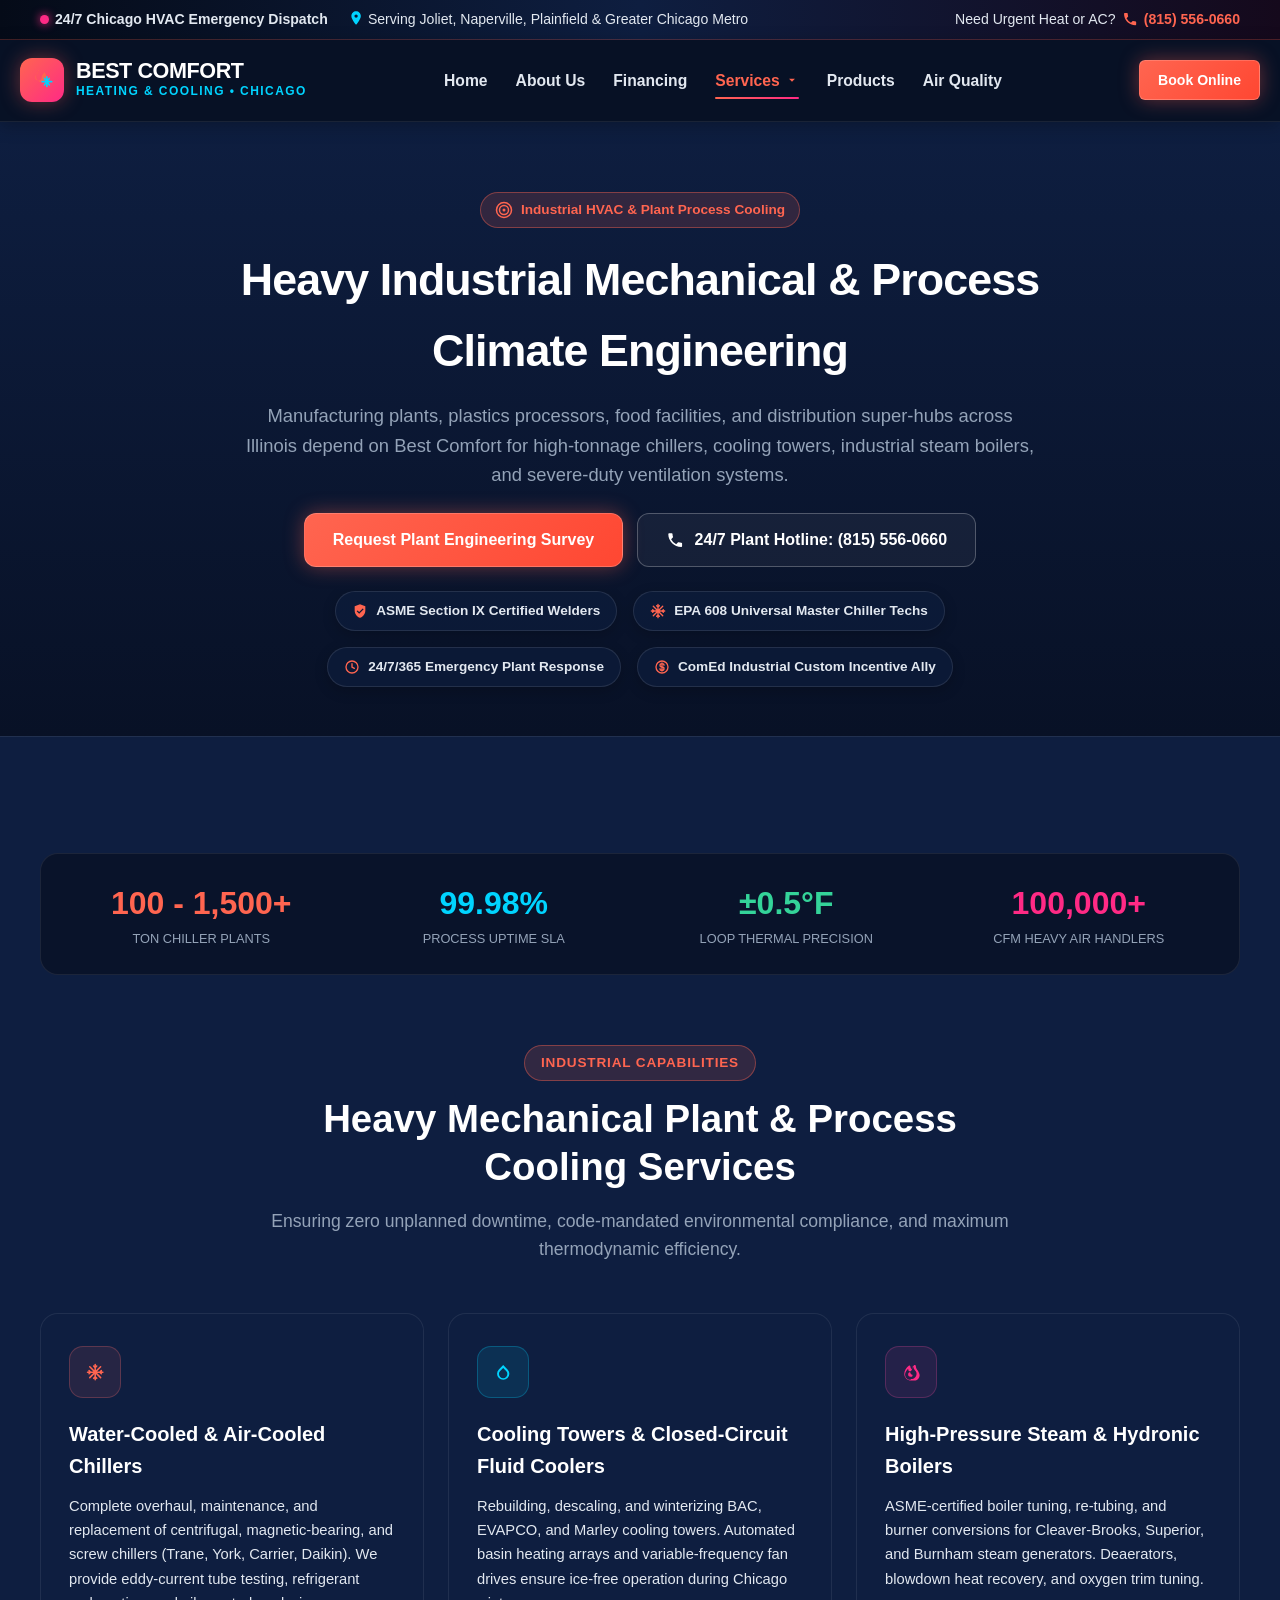
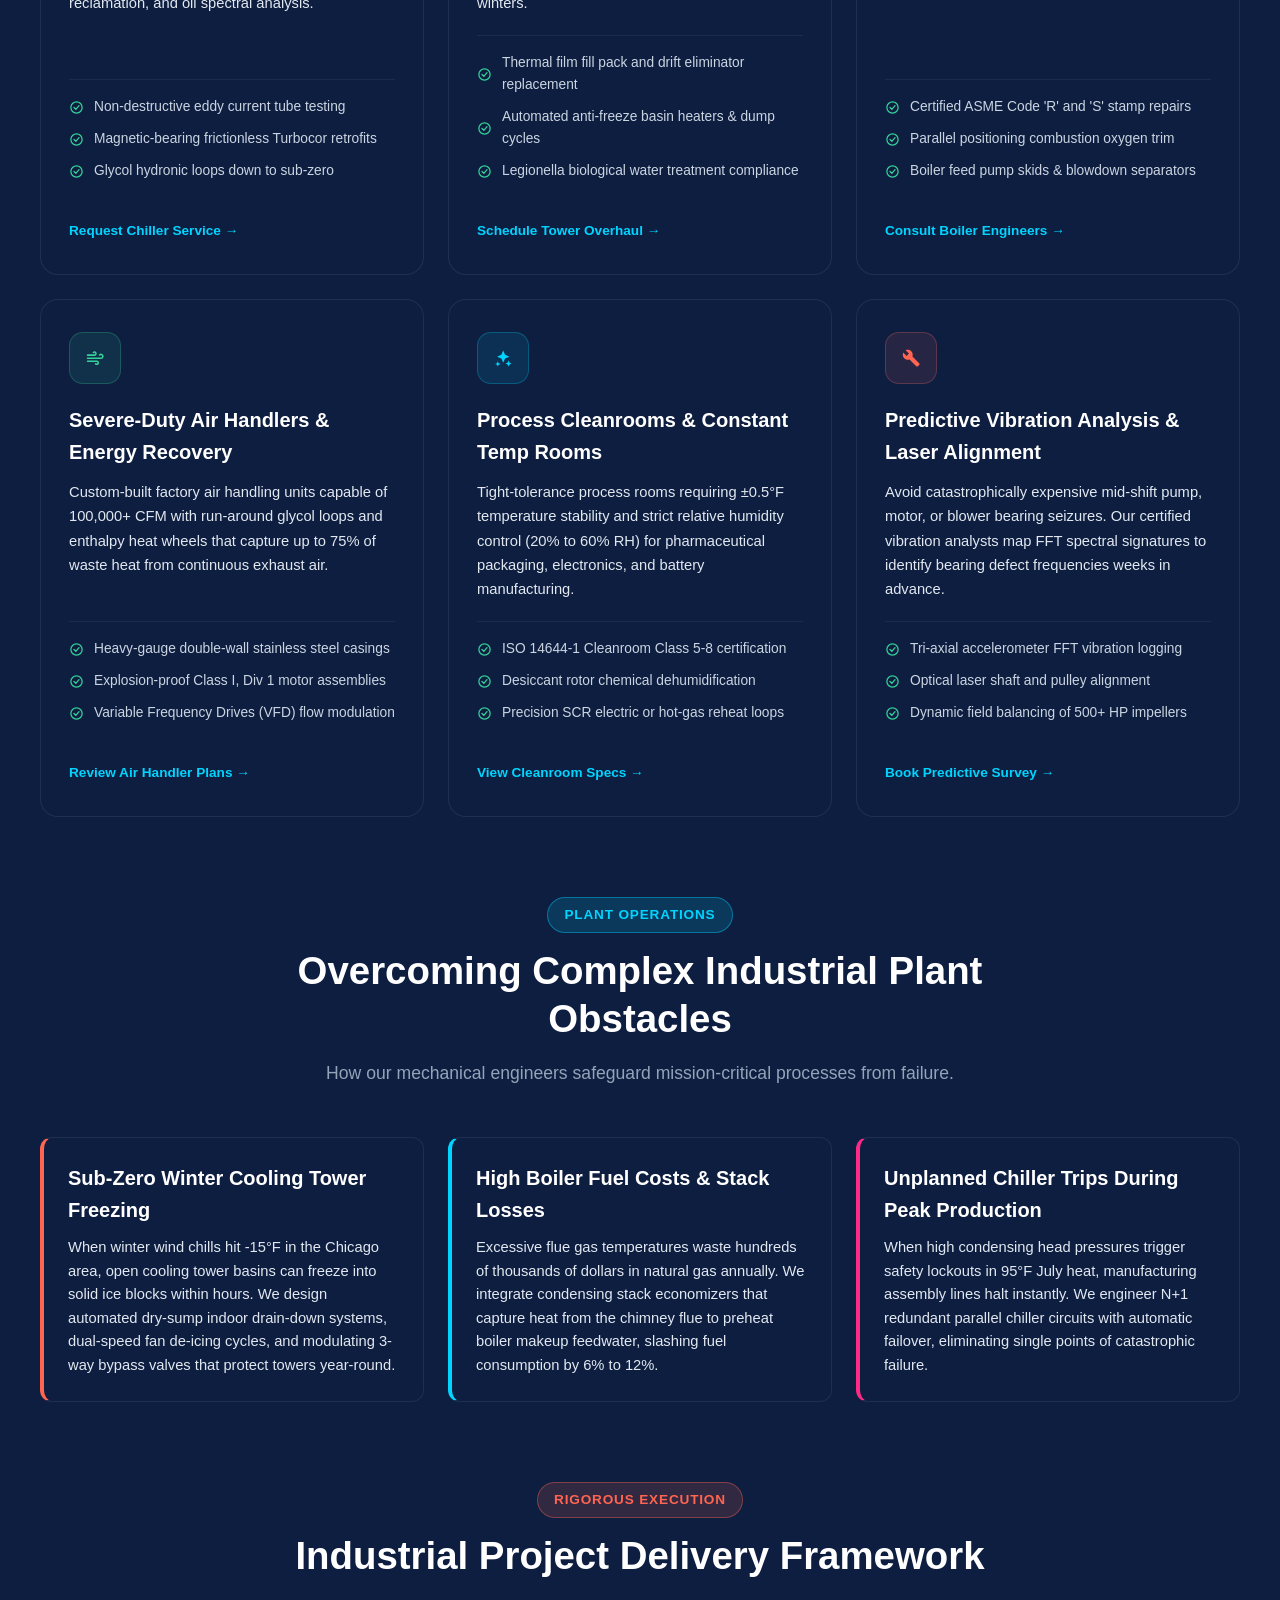
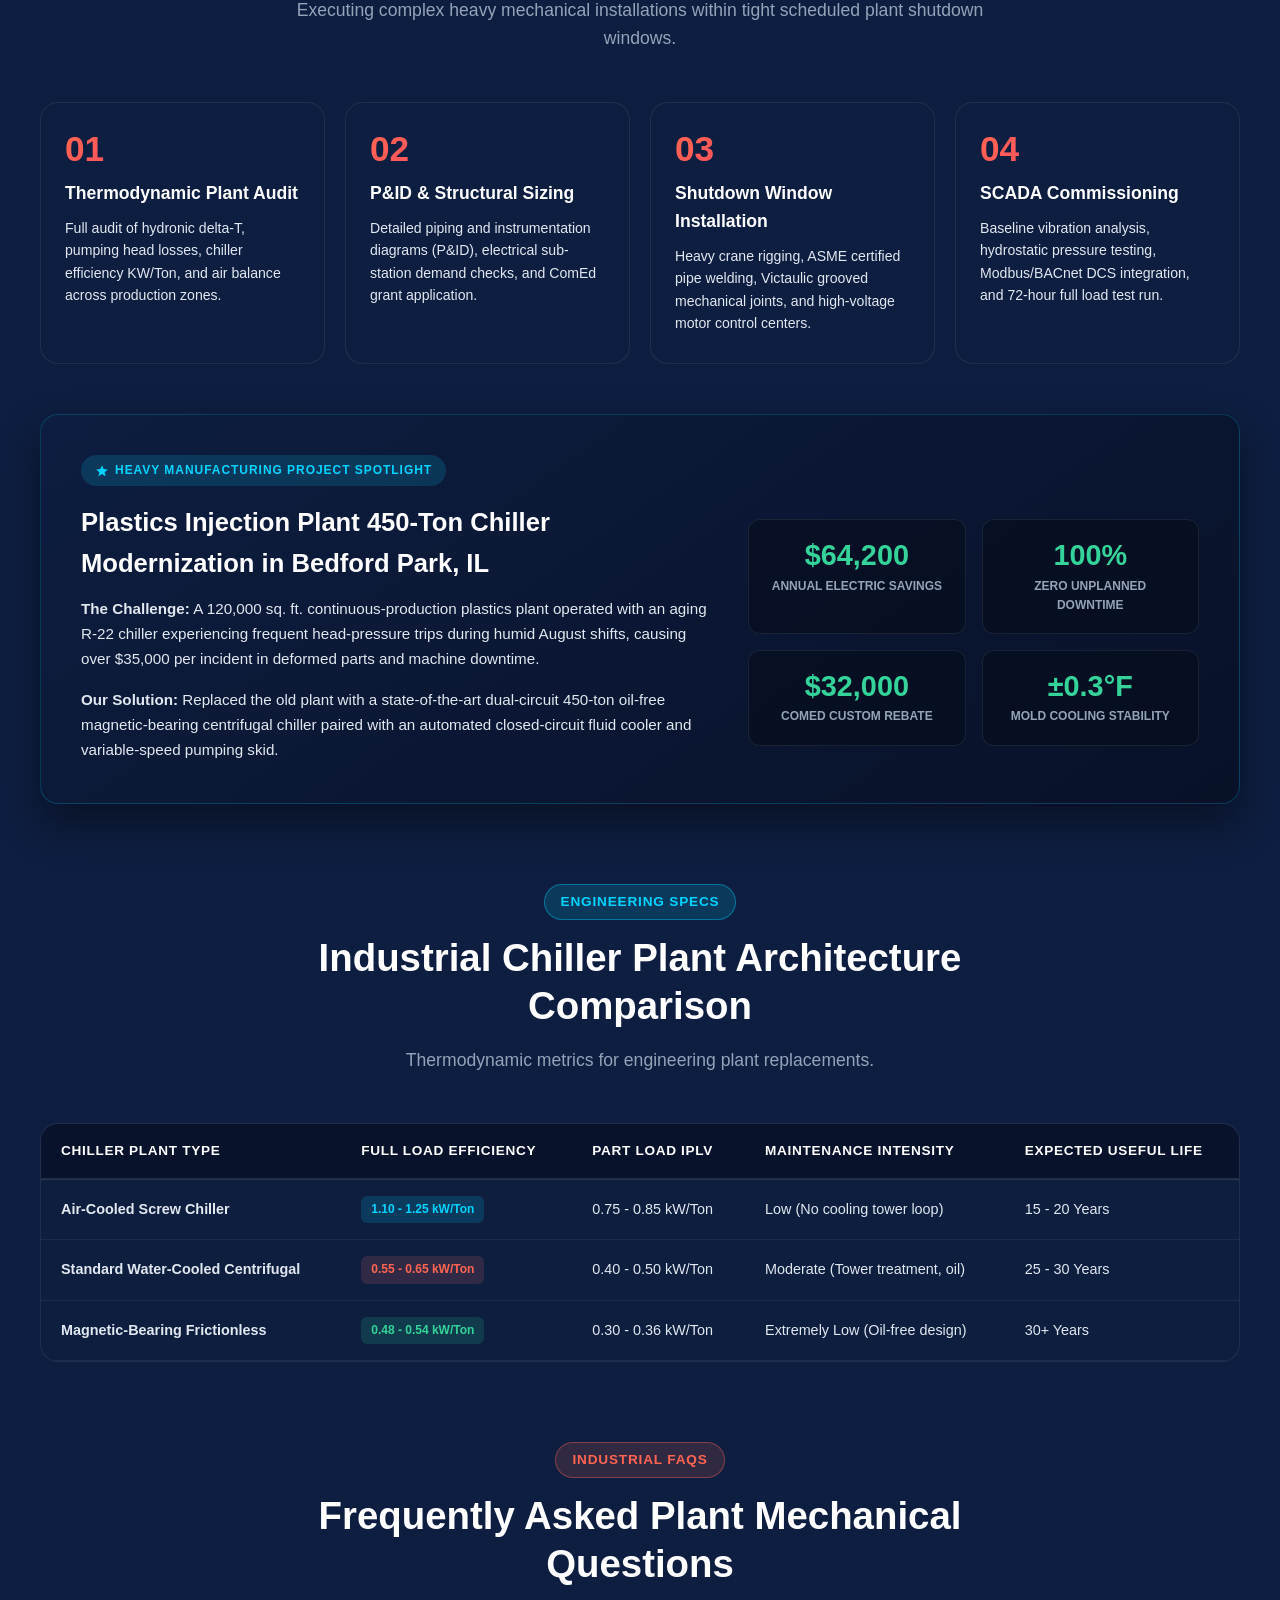
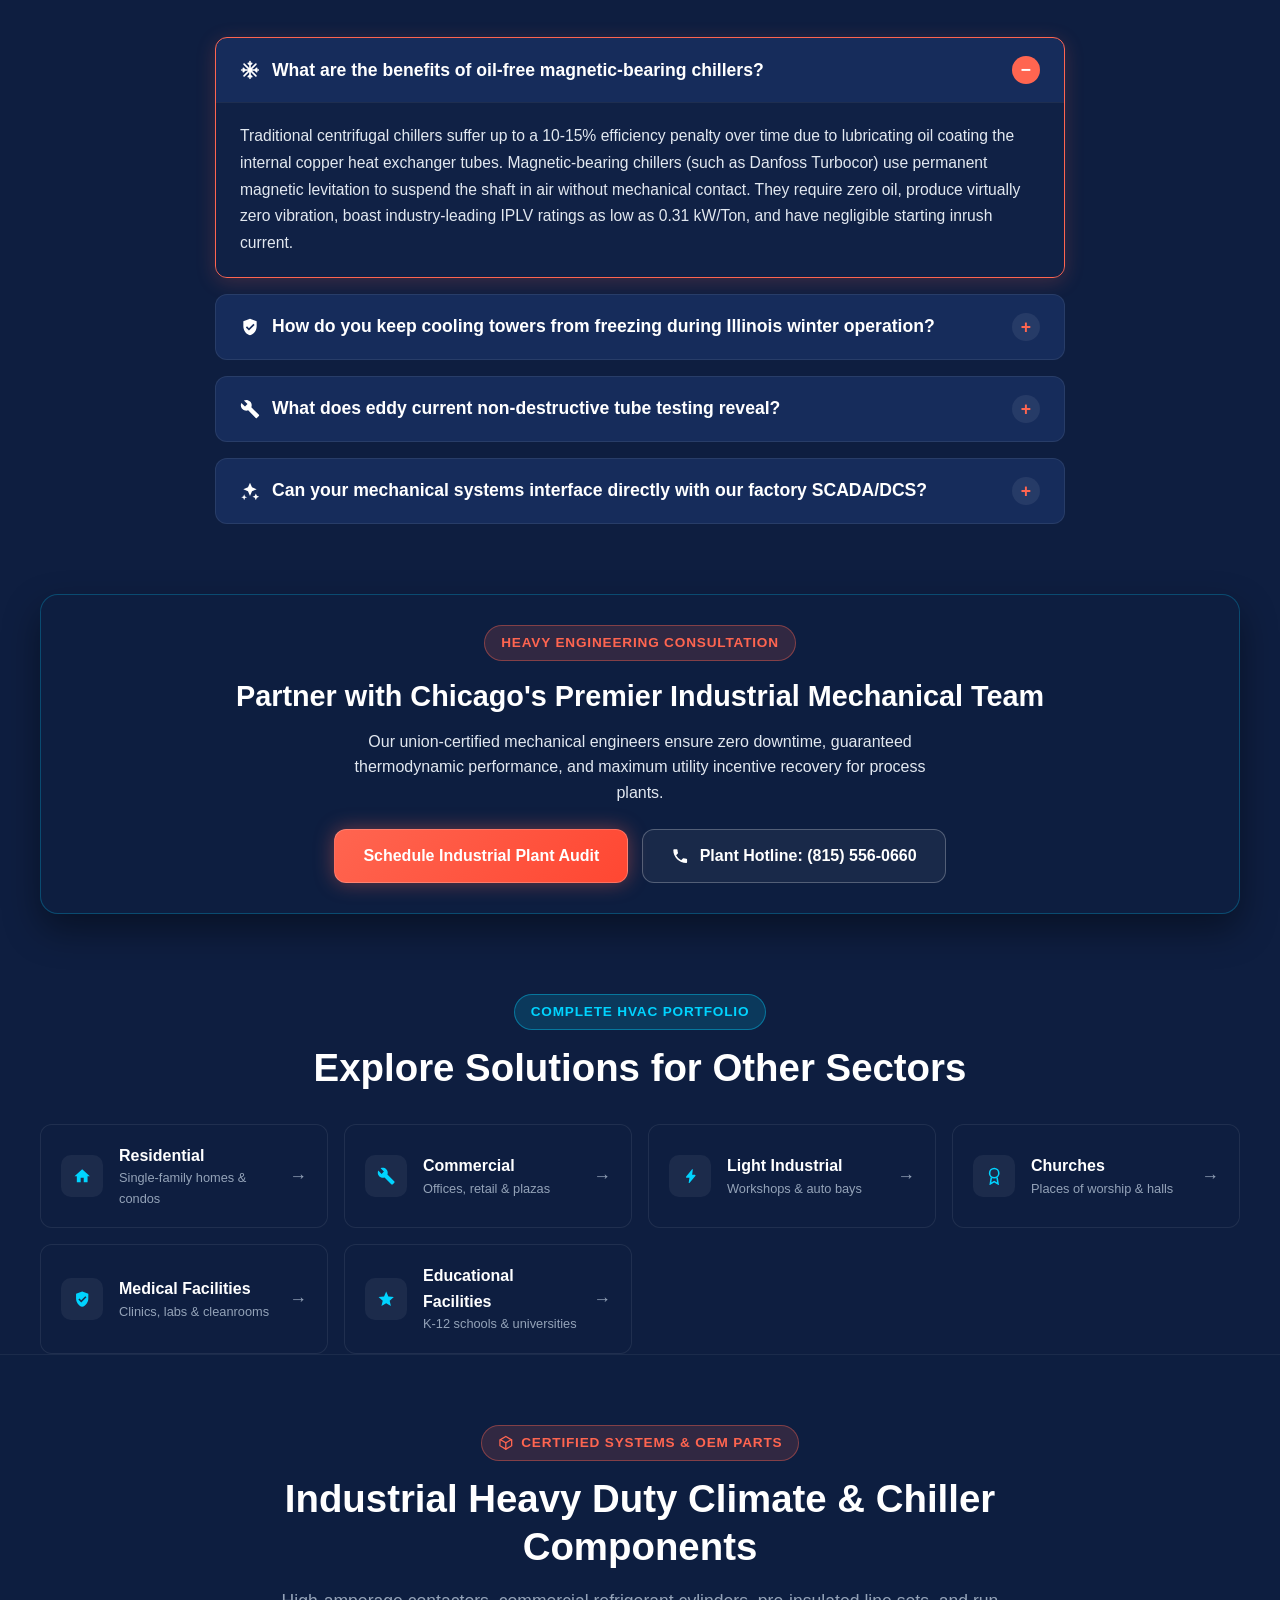
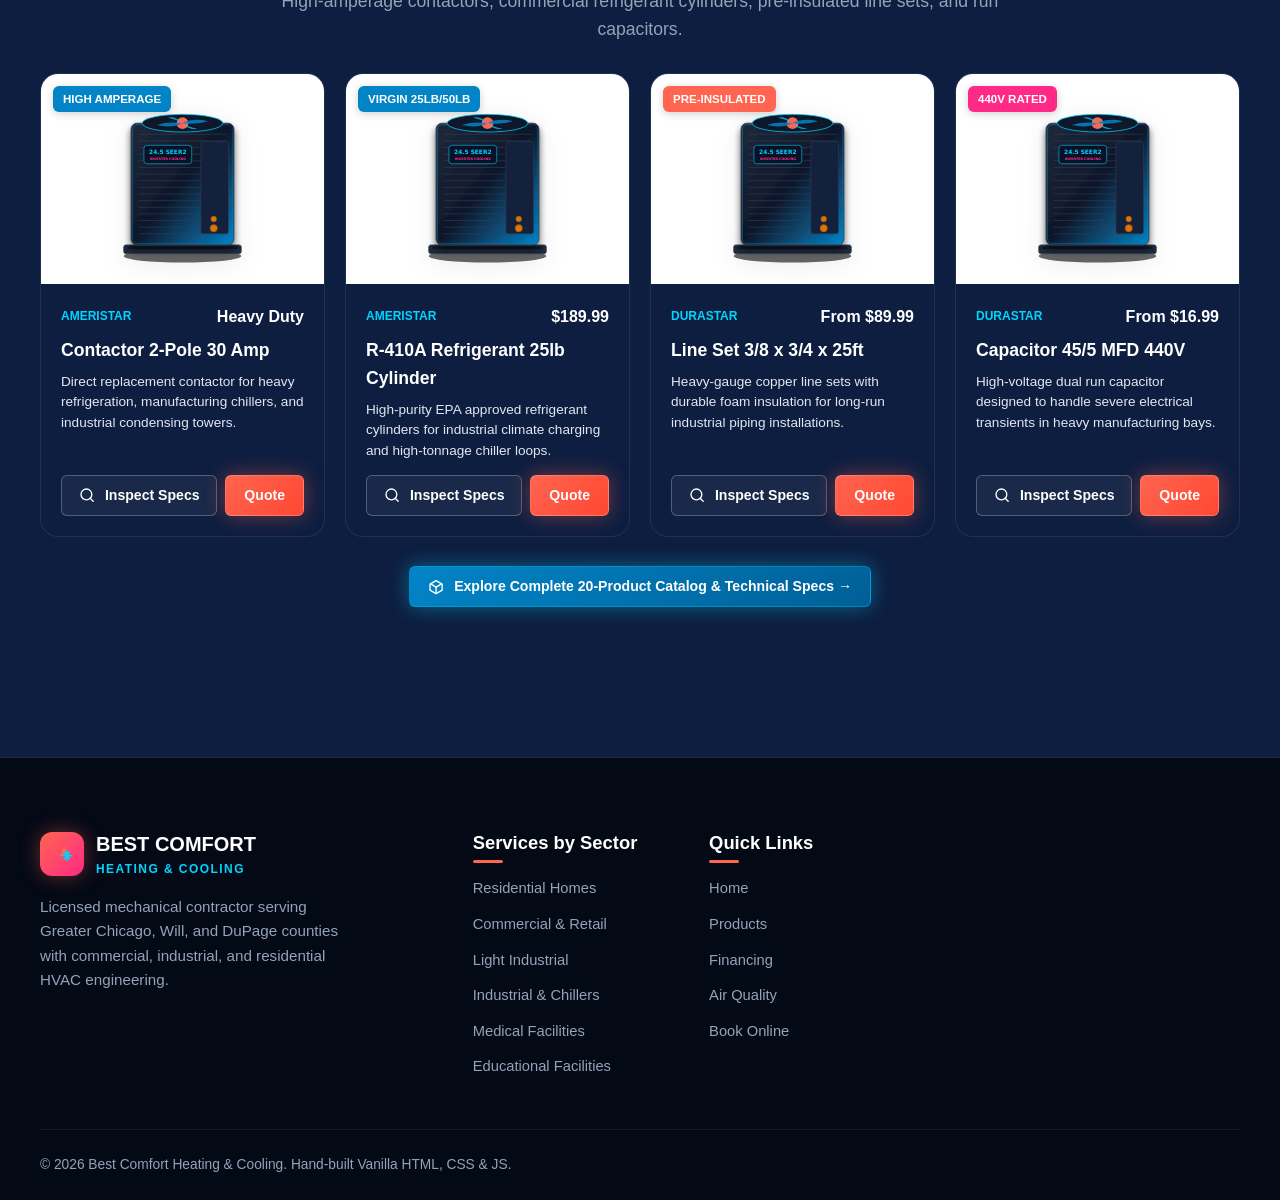
<file: services-industrial.html>
<!DOCTYPE html>
<html lang="en">
<head>
  <meta charset="UTF-8">
  <meta name="viewport" content="width=device-width, initial-scale=1.0">
  <title>Industrial HVAC Services &amp; Heavy Chillers | Best Comfort Chicago</title>
  <meta name="description" content="Industrial chillers, heavy process piping, large plant ventilation, cooling towers, and commercial boiler installations in Greater Chicago.">
  <link rel="stylesheet" href="assets/css/style.css">
  <link rel="stylesheet" href="assets/css/pages.css">
  <script src="assets/js/icons.js"></script>
</head>
<body>
  <svg id="svgSpriteDefs" style="display:none;" xmlns="http://www.w3.org/2000/svg">
  <defs>
    <symbol id="icon-fire" viewBox="0 0 24 24">
      <path d="M12 23c-4.97 0-9-4.03-9-9 0-4.12 2.76-7.86 5.86-10.37.78-.63 1.93-.15 2.06.85.22 1.69 1.08 3.19 2.08 4.26.17-2.19 1.13-4.22 2.72-5.74.83-.8 2.2-.28 2.3.87.28 3.09 1.76 5.13 2.98 6.42C22.04 12.43 23 14.15 23 16c0 3.86-3.14 7-7 7h-4zm0-2c3.87 0 7-3.13 7-7 0-1.42-.72-2.77-1.63-3.73-1.47-1.56-2.58-3.69-2.84-6.32-1.07 1.34-1.78 3.03-1.87 4.88-.06 1.1-.92 1.98-2.02 2.03-1.22.06-2.29-.86-2.39-2.08-.03-.39-.12-.76-.24-1.12-2.13 2.03-4.01 4.79-4.01 7.34 0 3.87 3.13 7 7 7zm-1-3c-1.66 0-3-1.34-3-3 0-1.31.84-2.41 2-2.83.55-.2 1.13.25 1.09.83-.07 1.07.78 1.98 1.86 2 .46.01.83.38.83.84 0 1.19-.88 2.16-2.04 2.16h-.74z"/>
    </symbol>

    <symbol id="icon-snowflake" viewBox="0 0 24 24">
      <path d="M12 2v20M2 12h20M4.93 4.93l14.14 14.14M4.93 19.07L19.07 4.93M12 6l2-2m-4 0l2 2m0 12l2 2m-4 0l2-2m-6-6l-2-2m0 4l2-2m12 0l2-2m0 4l-2-2" fill="none" stroke="currentColor" stroke-width="2" stroke-linecap="round"/>
    </symbol>

    <symbol id="icon-bolt" viewBox="0 0 24 24">
      <path d="M11 21h-1l1-7H7.5c-.88 0-1.33-1.06-.71-1.69L14.5 3h1l-1 7h3.5c.88 0 1.33 1.06.71 1.69L11 21z"/>
    </symbol>

    <symbol id="icon-shield" viewBox="0 0 24 24">
      <path d="M12 2L4 5v6.09c0 5.05 3.41 9.76 8 10.91 4.59-1.15 8-5.86 8-10.91V5l-8-3zm-1.25 14.25l-3.75-3.75 1.41-1.41 2.34 2.34 5.34-5.34 1.41 1.41-6.75 6.75z"/>
    </symbol>

    <symbol id="icon-droplet" viewBox="0 0 24 24">
      <path d="M12 2.69l5.66 5.66a8 8 0 1 1-11.31 0L12 2.69zm0 3.83L8.05 10.46a5.5 5.5 0 1 0 7.78 0L12 6.52z"/>
    </symbol>

    <symbol id="icon-sparkles" viewBox="0 0 24 24">
      <path d="M12 2l2.4 5.6L20 10l-5.6 2.4L12 18l-2.4-5.6L4 10l5.6-2.4zm7 13l1.2 2.8L23 19l-2.8 1.2L19 23l-1.2-2.8L15 19l2.8-1.2zM5 16l1 2.5L8.5 19.5 6 20.5 5 23l-1-2.5L1.5 19.5 4 18.5z"/>
    </symbol>

    <symbol id="icon-tools" viewBox="0 0 24 24">
      <path d="M22.7 19l-9.1-9.1c.9-2.3.4-5-1.5-6.9-2-2-5-2.4-7.4-1.3L9 6 6 9 1.6 4.7C.5 7.1.9 10.1 2.9 12.1c1.9 1.9 4.6 2.4 6.9 1.5l9.1 9.1c.4.4 1 .4 1.4 0l2.3-2.3c.5-.4.5-1.1.1-1.4z"/>
    </symbol>

    <symbol id="icon-phone" viewBox="0 0 24 24">
      <path d="M20.01 15.38c-1.23 0-2.42-.2-3.53-.56-.35-.12-.74-.03-1.01.24l-2.2 2.2a15.05 15.05 0 0 1-6.59-6.59l2.2-2.21c.28-.26.36-.65.25-1C8.7 6.35 8.5 5.16 8.5 3.93 8.5 3.42 8.08 3 7.57 3H4.06C3.55 3 3 3.42 3 3.93 3 13.36 10.64 21 20.01 21c.51 0 .99-.55.99-1.06v-3.56c0-.51-.42-.99-.99-.99z"/>
    </symbol>

    <symbol id="icon-map-pin" viewBox="0 0 24 24">
      <path d="M12 2C8.13 2 5 5.13 5 9c0 5.25 7 13 7 13s7-7.75 7-13c0-3.87-3.13-7-7-7zm0 9.5a2.5 2.5 0 0 1 0-5 2.5 2.5 0 0 1 0 5z"/>
    </symbol>

    <symbol id="icon-star" viewBox="0 0 24 24">
      <path d="M12 17.27L18.18 21l-1.64-7.03L22 9.24l-7.19-.61L12 2 9.19 8.63 2 9.24l5.46 4.73L5.82 21z"/>
    </symbol>

    <symbol id="icon-clock" viewBox="0 0 24 24">
      <circle cx="12" cy="12" r="9" fill="none" stroke="currentColor" stroke-width="2"/>
      <polyline points="12,7 12,12 15.5,14" fill="none" stroke="currentColor" stroke-width="2" stroke-linecap="round"/>
    </symbol>

    <symbol id="icon-alert" viewBox="0 0 24 24">
      <path d="M12 2L1 21h22L12 2zm0 3.5L20.25 19H3.75L12 5.5zM11 10v4h2v-4h-2zm0 6v2h2v-2h-2z"/>
    </symbol>

    <symbol id="icon-home" viewBox="0 0 24 24">
      <path d="M10 20v-6h4v6h5v-8h3L12 3 2 12h3v8z"/>
    </symbol>

    <symbol id="icon-package" viewBox="0 0 24 24">
      <path d="M21 16.5l-9 5.2-9-5.2V7.5l9-5.2 9 5.2v9z" fill="none" stroke="currentColor" stroke-width="2"/>
      <polyline points="3.27,6.96 12,12.01 20.73,6.96" fill="none" stroke="currentColor" stroke-width="2"/>
      <line x1="12" y1="22.08" x2="12" y2="12" stroke="currentColor" stroke-width="2"/>
    </symbol>

    <symbol id="icon-tag" viewBox="0 0 24 24">
      <path d="M21.41 11.58l-9-9C12.05 2.22 11.55 2 11 2H4c-1.1 0-2 .9-2 2v7c0 .55.22 1.05.59 1.42l9 9c.36.36.86.58 1.41.58.55 0 1.05-.22 1.41-.59l7-7c.37-.36.59-.86.59-1.41 0-.55-.23-1.06-.59-1.42zM5.5 7C4.67 7 4 6.33 4 5.5S4.67 4 5.5 4 7 4.67 7 5.5 6.33 7 5.5 7z"/>
    </symbol>

    <symbol id="icon-smartphone" viewBox="0 0 24 24">
      <rect x="5" y="2" width="14" height="20" rx="3" fill="none" stroke="currentColor" stroke-width="2"/>
      <line x1="10" y1="5" x2="14" y2="5" stroke="currentColor" stroke-width="2" stroke-linecap="round"/>
      <circle cx="12" cy="18" r="1" fill="currentColor"/>
    </symbol>

    <symbol id="icon-dollar" viewBox="0 0 24 24">
      <circle cx="12" cy="12" r="9" fill="none" stroke="currentColor" stroke-width="2"/>
      <path d="M12 6v12M15 9.5c0-1.38-1.34-2.5-3-2.5s-3 1.12-3 2.5 1.34 2.5 3 2.5 3 1.12 3 2.5-1.34 2.5-3 2.5-3-1.12-3-2.5" fill="none" stroke="currentColor" stroke-width="2" stroke-linecap="round"/>
    </symbol>

    <symbol id="icon-award" viewBox="0 0 24 24">
      <circle cx="12" cy="8" r="6" fill="none" stroke="currentColor" stroke-width="2"/>
      <polyline points="8.21,13.89 7,22 12,19 17,22 15.79,13.88" fill="none" stroke="currentColor" stroke-width="2"/>
    </symbol>

    <symbol id="icon-volume" viewBox="0 0 24 24">
      <polygon points="11,5 6,9 2,9 2,15 6,15 11,19" fill="currentColor"/>
      <path d="M15.54 8.46a5 5 0 0 1 0 7.07M19.07 4.93a10 10 0 0 1 0 14.14" fill="none" stroke="currentColor" stroke-width="2" stroke-linecap="round"/>
    </symbol>

    <symbol id="icon-refresh" viewBox="0 0 24 24">
      <path d="M21.5 2v6h-6M21.34 15.57a10 10 0 1 1-.57-8.38l6.73-5.19" fill="none" stroke="currentColor" stroke-width="2" stroke-linecap="round"/>
    </symbol>

    <symbol id="icon-leaf" viewBox="0 0 24 24">
      <path d="M17 8C8 10 5.9 16.17 3.82 21.34L5.71 22l1-2.3A4.49 4.49 0 0 0 8 20C19 20 22 3 22 3c-1 2-8 2-13 4 5.24 3.73 7 7 7 7s-3-1-6-1c-1 0-2 .1-3 .3C3.5 12 6.5 8 17 8z"/>
    </symbol>

    <symbol id="icon-sun" viewBox="0 0 24 24">
      <circle cx="12" cy="12" r="5" fill="currentColor"/>
      <path d="M12 1v2m0 18v2M4.22 4.22l1.42 1.42m12.72 12.72l1.42 1.42M1 12h2m18 0h2M4.22 19.78l1.42-1.42M18.36 5.64l1.42-1.42" stroke="currentColor" stroke-width="2" stroke-linecap="round"/>
    </symbol>

    <symbol id="icon-wind" viewBox="0 0 24 24">
      <path d="M9.59 4.59A2 2 0 1 1 11 8H2m10.59 11.41A2 2 0 1 0 14 16H2m15.73-8.27A2.5 2.5 0 1 1 19.5 12H2" fill="none" stroke="currentColor" stroke-width="2" stroke-linecap="round"/>
    </symbol>

    <symbol id="icon-plug" viewBox="0 0 24 24">
      <path d="M9 2v6m6-6v6M6 8h12v5a6 6 0 0 1-12 0V8zm6 11v3" fill="none" stroke="currentColor" stroke-width="2" stroke-linecap="round"/>
    </symbol>

    <symbol id="icon-ruler" viewBox="0 0 24 24">
      <rect x="2" y="7" width="20" height="10" rx="2" fill="none" stroke="currentColor" stroke-width="2"/>
      <line x1="6" y1="7" x2="6" y2="12" stroke="currentColor" stroke-width="2"/>
      <line x1="10" y1="7" x2="10" y2="10" stroke="currentColor" stroke-width="2"/>
      <line x1="14" y1="7" x2="14" y2="12" stroke="currentColor" stroke-width="2"/>
      <line x1="18" y1="7" x2="18" y2="10" stroke="currentColor" stroke-width="2"/>
    </symbol>

    <symbol id="icon-calendar" viewBox="0 0 24 24">
      <rect x="3" y="4" width="18" height="18" rx="2" fill="none" stroke="currentColor" stroke-width="2"/>
      <line x1="16" y1="2" x2="16" y2="6" stroke="currentColor" stroke-width="2"/>
      <line x1="8" y1="2" x2="8" y2="6" stroke="currentColor" stroke-width="2"/>
      <line x1="3" y1="10" x2="21" y2="10" stroke="currentColor" stroke-width="2"/>
    </symbol>

    <symbol id="icon-search" viewBox="0 0 24 24">
      <circle cx="11" cy="11" r="8" fill="none" stroke="currentColor" stroke-width="2"/>
      <line x1="21" y1="21" x2="16.65" y2="16.65" stroke="currentColor" stroke-width="2" stroke-linecap="round"/>
    </symbol>

    <symbol id="icon-eye" viewBox="0 0 24 24">
      <path d="M12 4.5C7 4.5 2.73 7.61 1 12c1.73 4.39 6 7.5 11 7.5s9.27-3.11 11-7.5c-1.73-4.39-6-7.5-11-7.5zm0 12.5a5 5 0 1 1 0-10 5 5 0 0 1 0 10zm0-8a3 3 0 1 0 0 6 3 3 0 0 0 0-6z"/>
    </symbol>

    <symbol id="icon-check-circle" viewBox="0 0 24 24">
      <circle cx="12" cy="12" r="9" fill="none" stroke="currentColor" stroke-width="2"/>
      <polyline points="8,12 11,15 16,9" fill="none" stroke="currentColor" stroke-width="2" stroke-linecap="round"/>
    </symbol>

    <symbol id="icon-brand-flame-ice" viewBox="0 0 32 32">
      <path d="M12 4c-.3 1.2-1 2.2-1.7 3.2C9.3 8.7 8.6 10.2 8.6 12.1c0 3.5 2.9 6.4 6.4 6.4s6.4-2.9 6.4-6.4c0-2.6-1.3-4.6-2.8-6.1-.2 1-.7 2-1.4 2.7-.9.9-1.5 2.5-1.5 4.1 0 2.2-1.8 4-4 4s-4-1.8-4-4c0-1.4.6-2.6 1.6-3.6.5-.6 1-1.2 1.4-1.9.5-1.1.6-2.2.3-3.3z" fill="#ff6550"/>
      <path d="M22 12v12m-6-6h12m-9-4l6 8m-6 0l6-8" fill="none" stroke="#00d4ff" stroke-width="2" stroke-linecap="round"/>
    </symbol>

    <symbol id="icon-mail" viewBox="0 0 24 24">
      <path d="M4 4h16c1.1 0 2 .9 2 2v12c0 1.1-.9 2-2 2H4c-1.1 0-2-.9-2-2V6c0-1.1.9-2 2-2z" fill="none" stroke="currentColor" stroke-width="2"/>
      <polyline points="22,6 12,13 2,6" fill="none" stroke="currentColor" stroke-width="2"/>
    </symbol>

    <symbol id="icon-diamond" viewBox="0 0 24 24">
      <polygon points="12,2 22,12 12,22 2,12" fill="currentColor"/>
    </symbol>

    <symbol id="icon-target" viewBox="0 0 24 24">
      <circle cx="12" cy="12" r="10" fill="none" stroke="currentColor" stroke-width="2"/>
      <circle cx="12" cy="12" r="6" fill="none" stroke="currentColor" stroke-width="2"/>
      <circle cx="12" cy="12" r="2" fill="currentColor"/>
    </symbol>

    <symbol id="icon-users" viewBox="0 0 24 24">
      <path d="M17 21v-2a4 4 0 0 0-4-4H5a4 4 0 0 0-4 4v2" fill="none" stroke="currentColor" stroke-width="2" stroke-linecap="round"/>
      <circle cx="9" cy="7" r="4" fill="none" stroke="currentColor" stroke-width="2"/>
      <path d="M23 21v-2a4 4 0 0 0-3-3.87M16 3.13a4 4 0 0 1 0 7.75" fill="none" stroke="currentColor" stroke-width="2" stroke-linecap="round"/>
    </symbol>
  </defs>
</svg>

    <aside class="top-bar" aria-label="Emergency Announcement">
    <div class="container top-bar-inner">
      <div class="top-bar-info">
        <div class="top-bar-item">
          <span class="emergency-pulse"></span>
          <strong>24/7 Chicago HVAC Emergency Dispatch</strong>
        </div>
        <div class="top-bar-item">
          <span><svg class="svg-icon" style="color:var(--rich-blue-electric);"><use href="#icon-map-pin"></use></svg> Serving Joliet, Naperville, Plainfield &amp; Greater Chicago Metro</span>
        </div>
      </div>
      <div class="top-bar-item">
        <span>Need Urgent Heat or AC?</span>
        <a href="tel:8155560660" class="top-phone-link" id="topEmergencyCall">
          <svg class="svg-icon"><use href="#icon-phone"></use></svg> (815) 556-0660
        </a>
      </div>
    </div>
  </aside>

  <header class="site-header">
    <div class="container header-inner">
      <a href="index.html" class="logo-brand">
        <div class="logo-icon"><svg class="svg-icon"><use href="#icon-brand-flame-ice"></use></svg></div>
        <div class="logo-text">
          <h1>BEST COMFORT</h1>
          <span>HEATING &amp; COOLING • CHICAGO</span>
        </div>
      </a>

      <nav class="nav-menu" aria-label="Main Navigation">
        <a href="index.html" class="nav-link" id="navHome">Home</a>
        <a href="about.html" class="nav-link" id="navAbout">About Us</a>
        <a href="financing.html" class="nav-link" id="navFinancing">Financing</a>

        <div class="nav-item-dropdown" id="navServicesDropdown">
          <a href="services.html" class="nav-link dropdown-toggle active" id="navServices">
            Services
            <svg class="dropdown-arrow" viewBox="0 0 24 24" width="14" height="14"><path d="M7 10l5 5 5-5z" fill="currentColor"/></svg>
          </a>
          <div class="dropdown-menu">
            <div class="dropdown-header">
              <span class="dropdown-title">HVAC Solutions by Sector</span>
              <a href="services.html" class="dropdown-view-all">All Services &rarr;</a>
            </div>
            <div class="dropdown-grid">
              <a href="services-residential.html" class="dropdown-link">
                <div class="dropdown-link-icon icon-residential"><svg class="svg-icon"><use href="#icon-home"></use></svg></div>
                <div class="dropdown-link-info"><span class="dropdown-link-title">Residential</span><span class="dropdown-link-desc">Single-family homes &amp; condos</span></div>
              </a>
              <a href="services-commercial.html" class="dropdown-link">
                <div class="dropdown-link-icon icon-commercial"><svg class="svg-icon"><use href="#icon-tools"></use></svg></div>
                <div class="dropdown-link-info"><span class="dropdown-link-title">Commercial</span><span class="dropdown-link-desc">Offices, retail &amp; plazas</span></div>
              </a>
              <a href="services-light-industrial.html" class="dropdown-link">
                <div class="dropdown-link-icon icon-light-ind"><svg class="svg-icon"><use href="#icon-bolt"></use></svg></div>
                <div class="dropdown-link-info"><span class="dropdown-link-title">Light Industrial</span><span class="dropdown-link-desc">Workshops &amp; auto bays</span></div>
              </a>
              <a href="services-industrial.html" class="dropdown-link active">
                <div class="dropdown-link-icon icon-industrial"><svg class="svg-icon"><use href="#icon-target"></use></svg></div>
                <div class="dropdown-link-info"><span class="dropdown-link-title">Industrial</span><span class="dropdown-link-desc">Plants, factories &amp; chillers</span></div>
              </a>
              <a href="services-churches.html" class="dropdown-link">
                <div class="dropdown-link-icon icon-churches"><svg class="svg-icon"><use href="#icon-award"></use></svg></div>
                <div class="dropdown-link-info"><span class="dropdown-link-title">Churches</span><span class="dropdown-link-desc">Places of worship &amp; halls</span></div>
              </a>
              <a href="services-medical.html" class="dropdown-link">
                <div class="dropdown-link-icon icon-medical"><svg class="svg-icon"><use href="#icon-shield"></use></svg></div>
                <div class="dropdown-link-info"><span class="dropdown-link-title">Medical Facilities</span><span class="dropdown-link-desc">Clinics, labs &amp; cleanrooms</span></div>
              </a>
              <a href="services-educational.html" class="dropdown-link">
                <div class="dropdown-link-icon icon-educational"><svg class="svg-icon"><use href="#icon-star"></use></svg></div>
                <div class="dropdown-link-info"><span class="dropdown-link-title">Educational Facilities</span><span class="dropdown-link-desc">K-12 schools &amp; universities</span></div>
              </a>
            </div>
          </div>
        </div>

        <a href="products.html" class="nav-link" id="navProducts">Products</a>
        <a href="air-quality.html" class="nav-link" id="navAirQuality">Air Quality</a>
      </nav>

      <div class="nav-actions">
        <a href="contact.html" class="btn btn-salmon btn-sm" id="navBookOnline">Book Online</a>
        <button class="mobile-toggle" aria-label="Toggle Menu"><span></span><span></span><span></span></button>
      </div>
    </div>
  </header>

  <div class="mobile-backdrop"></div>
  <div class="mobile-nav-drawer">
    <div class="mobile-drawer-header">
      <div class="logo-text"><h2 style="font-size:1.15rem; color:#fff; font-weight:800;">BEST COMFORT</h2></div>
      <button class="mobile-close-btn">&times;</button>
    </div>
    <div class="mobile-menu-list">
      <a href="index.html" class="nav-link">Home</a>
      <a href="about.html" class="nav-link">About Us</a>
      <a href="financing.html" class="nav-link">Financing (0% APR)</a>
      <div class="mobile-dropdown-item">
        <div class="mobile-dropdown-trigger">
          <a href="services.html" class="nav-link active">Services</a>
          <button type="button" class="mobile-sub-toggle active">&#9662;</button>
        </div>
        <div class="mobile-sub-menu open">
          <a href="services-residential.html" class="mobile-sub-link">&bull; Residential</a>
          <a href="services-commercial.html" class="mobile-sub-link">&bull; Commercial</a>
          <a href="services-light-industrial.html" class="mobile-sub-link">&bull; Light Industrial</a>
          <a href="services-industrial.html" class="mobile-sub-link active">&bull; Industrial</a>
          <a href="services-churches.html" class="mobile-sub-link">&bull; Churches</a>
          <a href="services-medical.html" class="mobile-sub-link">&bull; Medical Facilities</a>
          <a href="services-educational.html" class="mobile-sub-link">&bull; Educational Facilities</a>
        </div>
      </div>
      <a href="products.html" class="nav-link">Products</a>
      <a href="air-quality.html" class="nav-link">Air Quality</a>
      <a href="contact.html" class="nav-link">Contact</a>
    </div>
  </div>

  <section class="page-hero">
    <div class="container page-hero-inner">
      <div class="sector-hero-badge badge-salmon">
        <svg class="svg-icon" style="width:18px; height:18px;"><use href="#icon-target"></use></svg>
        <span>Industrial HVAC &amp; Plant Process Cooling</span>
      </div>
      <h1>Heavy Industrial Mechanical &amp; Process Climate Engineering</h1>
      <p>
        Manufacturing plants, plastics processors, food facilities, and distribution super-hubs across Illinois depend on Best Comfort for high-tonnage chillers, cooling towers, industrial steam boilers, and severe-duty ventilation systems.
      </p>
      <div style="margin-top:24px; display:flex; gap:14px; justify-content:center; flex-wrap:wrap;">
        <a href="contact.html" class="btn btn-salmon">Request Plant Engineering Survey</a>
        <a href="tel:8155560660" class="btn btn-outline"><svg class="svg-icon"><use href="#icon-phone"></use></svg> 24/7 Plant Hotline: (815) 556-0660</a>
      </div>

      <div class="sector-trust-strip">
        <div class="sector-trust-pill">
          <svg class="svg-icon"><use href="#icon-shield"></use></svg>
          <span>ASME Section IX Certified Welders</span>
        </div>
        <div class="sector-trust-pill">
          <svg class="svg-icon"><use href="#icon-snowflake"></use></svg>
          <span>EPA 608 Universal Master Chiller Techs</span>
        </div>
        <div class="sector-trust-pill">
          <svg class="svg-icon"><use href="#icon-clock"></use></svg>
          <span>24/7/365 Emergency Plant Response</span>
        </div>
        <div class="sector-trust-pill">
          <svg class="svg-icon"><use href="#icon-dollar"></use></svg>
          <span>ComEd Industrial Custom Incentive Ally</span>
        </div>
      </div>
    </div>
  </section>

  <main class="section section-navy">
    <div class="container">

      <div class="sector-stats-bar">
        <div style="text-align:center;">
          <h3 style="font-size:2rem; font-weight:800; color:var(--electric-salmon);">100 - 1,500+</h3>
          <p style="font-size:0.8rem; color:var(--text-muted); text-transform:uppercase;">Ton Chiller Plants</p>
        </div>
        <div style="text-align:center;">
          <h3 style="font-size:2rem; font-weight:800; color:var(--rich-blue-electric);">99.98%</h3>
          <p style="font-size:0.8rem; color:var(--text-muted); text-transform:uppercase;">Process Uptime SLA</p>
        </div>
        <div style="text-align:center;">
          <h3 style="font-size:2rem; font-weight:800; color:#34d399;">&plusmn;0.5&deg;F</h3>
          <p style="font-size:0.8rem; color:var(--text-muted); text-transform:uppercase;">Loop Thermal Precision</p>
        </div>
        <div style="text-align:center;">
          <h3 style="font-size:2rem; font-weight:800; color:var(--vibrant-pink);">100,000+</h3>
          <p style="font-size:0.8rem; color:var(--text-muted); text-transform:uppercase;">CFM Heavy Air Handlers</p>
        </div>
      </div>

      <div class="section-header" style="margin-top:70px;">
        <div class="badge-pill badge-salmon">Industrial Capabilities</div>
        <h2 class="section-title">Heavy Mechanical Plant &amp; Process Cooling Services</h2>
        <p class="section-subtitle">
          Ensuring zero unplanned downtime, code-mandated environmental compliance, and maximum thermodynamic efficiency.
        </p>
      </div>

      <div class="sector-cap-grid">
        
        <div class="sector-cap-card">
          <div class="sector-cap-icon salmon">
            <svg class="svg-icon"><use href="#icon-snowflake"></use></svg>
          </div>
          <h3 class="sector-cap-title">Water-Cooled &amp; Air-Cooled Chillers</h3>
          <p class="sector-cap-desc">
            Complete overhaul, maintenance, and replacement of centrifugal, magnetic-bearing, and screw chillers (Trane, York, Carrier, Daikin). We provide eddy-current tube testing, refrigerant reclamation, and oil spectral analysis.
          </p>
          <ul class="sector-cap-features">
            <li><svg class="svg-icon"><use href="#icon-check-circle"></use></svg> Non-destructive eddy current tube testing</li>
            <li><svg class="svg-icon"><use href="#icon-check-circle"></use></svg> Magnetic-bearing frictionless Turbocor retrofits</li>
            <li><svg class="svg-icon"><use href="#icon-check-circle"></use></svg> Glycol hydronic loops down to sub-zero</li>
          </ul>
          <div class="sector-cap-footer">
            <a href="contact.html">Request Chiller Service &rarr;</a>
          </div>
        </div>

        <div class="sector-cap-card">
          <div class="sector-cap-icon">
            <svg class="svg-icon"><use href="#icon-droplet"></use></svg>
          </div>
          <h3 class="sector-cap-title">Cooling Towers &amp; Closed-Circuit Fluid Coolers</h3>
          <p class="sector-cap-desc">
            Rebuilding, descaling, and winterizing BAC, EVAPCO, and Marley cooling towers. Automated basin heating arrays and variable-frequency fan drives ensure ice-free operation during Chicago winters.
          </p>
          <ul class="sector-cap-features">
            <li><svg class="svg-icon"><use href="#icon-check-circle"></use></svg> Thermal film fill pack and drift eliminator replacement</li>
            <li><svg class="svg-icon"><use href="#icon-check-circle"></use></svg> Automated anti-freeze basin heaters &amp; dump cycles</li>
            <li><svg class="svg-icon"><use href="#icon-check-circle"></use></svg> Legionella biological water treatment compliance</li>
          </ul>
          <div class="sector-cap-footer">
            <a href="contact.html">Schedule Tower Overhaul &rarr;</a>
          </div>
        </div>

        <div class="sector-cap-card">
          <div class="sector-cap-icon pink">
            <svg class="svg-icon"><use href="#icon-fire"></use></svg>
          </div>
          <h3 class="sector-cap-title">High-Pressure Steam &amp; Hydronic Boilers</h3>
          <p class="sector-cap-desc">
            ASME-certified boiler tuning, re-tubing, and burner conversions for Cleaver-Brooks, Superior, and Burnham steam generators. Deaerators, blowdown heat recovery, and oxygen trim tuning.
          </p>
          <ul class="sector-cap-features">
            <li><svg class="svg-icon"><use href="#icon-check-circle"></use></svg> Certified ASME Code 'R' and 'S' stamp repairs</li>
            <li><svg class="svg-icon"><use href="#icon-check-circle"></use></svg> Parallel positioning combustion oxygen trim</li>
            <li><svg class="svg-icon"><use href="#icon-check-circle"></use></svg> Boiler feed pump skids &amp; blowdown separators</li>
          </ul>
          <div class="sector-cap-footer">
            <a href="contact.html">Consult Boiler Engineers &rarr;</a>
          </div>
        </div>

        <div class="sector-cap-card">
          <div class="sector-cap-icon emerald">
            <svg class="svg-icon"><use href="#icon-wind"></use></svg>
          </div>
          <h3 class="sector-cap-title">Severe-Duty Air Handlers &amp; Energy Recovery</h3>
          <p class="sector-cap-desc">
            Custom-built factory air handling units capable of 100,000+ CFM with run-around glycol loops and enthalpy heat wheels that capture up to 75% of waste heat from continuous exhaust air.
          </p>
          <ul class="sector-cap-features">
            <li><svg class="svg-icon"><use href="#icon-check-circle"></use></svg> Heavy-gauge double-wall stainless steel casings</li>
            <li><svg class="svg-icon"><use href="#icon-check-circle"></use></svg> Explosion-proof Class I, Div 1 motor assemblies</li>
            <li><svg class="svg-icon"><use href="#icon-check-circle"></use></svg> Variable Frequency Drives (VFD) flow modulation</li>
          </ul>
          <div class="sector-cap-footer">
            <a href="contact.html">Review Air Handler Plans &rarr;</a>
          </div>
        </div>

        <div class="sector-cap-card">
          <div class="sector-cap-icon">
            <svg class="svg-icon"><use href="#icon-sparkles"></use></svg>
          </div>
          <h3 class="sector-cap-title">Process Cleanrooms &amp; Constant Temp Rooms</h3>
          <p class="sector-cap-desc">
            Tight-tolerance process rooms requiring &plusmn;0.5°F temperature stability and strict relative humidity control (20% to 60% RH) for pharmaceutical packaging, electronics, and battery manufacturing.
          </p>
          <ul class="sector-cap-features">
            <li><svg class="svg-icon"><use href="#icon-check-circle"></use></svg> ISO 14644-1 Cleanroom Class 5-8 certification</li>
            <li><svg class="svg-icon"><use href="#icon-check-circle"></use></svg> Desiccant rotor chemical dehumidification</li>
            <li><svg class="svg-icon"><use href="#icon-check-circle"></use></svg> Precision SCR electric or hot-gas reheat loops</li>
          </ul>
          <div class="sector-cap-footer">
            <a href="air-quality.html">View Cleanroom Specs &rarr;</a>
          </div>
        </div>

        <div class="sector-cap-card">
          <div class="sector-cap-icon salmon">
            <svg class="svg-icon"><use href="#icon-tools"></use></svg>
          </div>
          <h3 class="sector-cap-title">Predictive Vibration Analysis &amp; Laser Alignment</h3>
          <p class="sector-cap-desc">
            Avoid catastrophically expensive mid-shift pump, motor, or blower bearing seizures. Our certified vibration analysts map FFT spectral signatures to identify bearing defect frequencies weeks in advance.
          </p>
          <ul class="sector-cap-features">
            <li><svg class="svg-icon"><use href="#icon-check-circle"></use></svg> Tri-axial accelerometer FFT vibration logging</li>
            <li><svg class="svg-icon"><use href="#icon-check-circle"></use></svg> Optical laser shaft and pulley alignment</li>
            <li><svg class="svg-icon"><use href="#icon-check-circle"></use></svg> Dynamic field balancing of 500+ HP impellers</li>
          </ul>
          <div class="sector-cap-footer">
            <a href="contact.html">Book Predictive Survey &rarr;</a>
          </div>
        </div>
      </div>

      <div class="section-header" style="margin-top:80px;">
        <div class="badge-pill badge-blue">Plant Operations</div>
        <h2 class="section-title">Overcoming Complex Industrial Plant Obstacles</h2>
        <p class="section-subtitle">
          How our mechanical engineers safeguard mission-critical processes from failure.
        </p>
      </div>

      <div class="sector-challenges-grid">
        <div class="sector-challenge-card salmon">
          <h3 style="font-size:1.25rem; color:#fff; font-weight:800; margin-bottom:10px;">Sub-Zero Winter Cooling Tower Freezing</h3>
          <p style="color:var(--text-light); font-size:0.92rem; line-height:1.6;">
            When winter wind chills hit -15°F in the Chicago area, open cooling tower basins can freeze into solid ice blocks within hours. We design automated dry-sump indoor drain-down systems, dual-speed fan de-icing cycles, and modulating 3-way bypass valves that protect towers year-round.
          </p>
        </div>
        <div class="sector-challenge-card">
          <h3 style="font-size:1.25rem; color:#fff; font-weight:800; margin-bottom:10px;">High Boiler Fuel Costs &amp; Stack Losses</h3>
          <p style="color:var(--text-light); font-size:0.92rem; line-height:1.6;">
            Excessive flue gas temperatures waste hundreds of thousands of dollars in natural gas annually. We integrate condensing stack economizers that capture heat from the chimney flue to preheat boiler makeup feedwater, slashing fuel consumption by 6% to 12%.
          </p>
        </div>
        <div class="sector-challenge-card pink">
          <h3 style="font-size:1.25rem; color:#fff; font-weight:800; margin-bottom:10px;">Unplanned Chiller Trips During Peak Production</h3>
          <p style="color:var(--text-light); font-size:0.92rem; line-height:1.6;">
            When high condensing head pressures trigger safety lockouts in 95°F July heat, manufacturing assembly lines halt instantly. We engineer N+1 redundant parallel chiller circuits with automatic failover, eliminating single points of catastrophic failure.
          </p>
        </div>
      </div>

      <div class="section-header" style="margin-top:80px;">
        <div class="badge-pill badge-salmon">Rigorous Execution</div>
        <h2 class="section-title">Industrial Project Delivery Framework</h2>
        <p class="section-subtitle">
          Executing complex heavy mechanical installations within tight scheduled plant shutdown windows.
        </p>
      </div>

      <div class="sector-process-grid">
        <div class="sector-process-card">
          <div class="process-step-num">01</div>
          <h3 class="process-step-title">Thermodynamic Plant Audit</h3>
          <p class="process-step-desc">
            Full audit of hydronic delta-T, pumping head losses, chiller efficiency KW/Ton, and air balance across production zones.
          </p>
        </div>
        <div class="sector-process-card">
          <div class="process-step-num">02</div>
          <h3 class="process-step-title">P&amp;ID &amp; Structural Sizing</h3>
          <p class="process-step-desc">
            Detailed piping and instrumentation diagrams (P&amp;ID), electrical sub-station demand checks, and ComEd grant application.
          </p>
        </div>
        <div class="sector-process-card">
          <div class="process-step-num">03</div>
          <h3 class="process-step-title">Shutdown Window Installation</h3>
          <p class="process-step-desc">
            Heavy crane rigging, ASME certified pipe welding, Victaulic grooved mechanical joints, and high-voltage motor control centers.
          </p>
        </div>
        <div class="sector-process-card">
          <div class="process-step-num">04</div>
          <h3 class="process-step-title">SCADA Commissioning</h3>
          <p class="process-step-desc">
            Baseline vibration analysis, hydrostatic pressure testing, Modbus/BACnet DCS integration, and 72-hour full load test run.
          </p>
        </div>
      </div>

      <div class="sector-case-study">
        <div class="case-study-badge">
          <svg class="svg-icon" style="width:14px; height:14px;"><use href="#icon-star"></use></svg>
          <span>Heavy Manufacturing Project Spotlight</span>
        </div>
        <div class="sector-case-study-grid">
          <div>
            <h3 style="font-size:1.6rem; color:#fff; font-weight:800; margin-bottom:12px;">
              Plastics Injection Plant 450-Ton Chiller Modernization in Bedford Park, IL
            </h3>
            <p style="color:var(--text-light); font-size:0.95rem; line-height:1.65; margin-bottom:16px;">
              <strong>The Challenge:</strong> A 120,000 sq. ft. continuous-production plastics plant operated with an aging R-22 chiller experiencing frequent head-pressure trips during humid August shifts, causing over $35,000 per incident in deformed parts and machine downtime.
            </p>
            <p style="color:var(--text-light); font-size:0.95rem; line-height:1.65;">
              <strong>Our Solution:</strong> Replaced the old plant with a state-of-the-art dual-circuit 450-ton oil-free magnetic-bearing centrifugal chiller paired with an automated closed-circuit fluid cooler and variable-speed pumping skid.
            </p>
          </div>
          <div class="case-study-stats">
            <div class="case-study-stat-box">
              <div class="case-study-stat-val">$64,200</div>
              <div class="case-study-stat-lbl">Annual Electric Savings</div>
            </div>
            <div class="case-study-stat-box">
              <div class="case-study-stat-val">100%</div>
              <div class="case-study-stat-lbl">Zero Unplanned Downtime</div>
            </div>
            <div class="case-study-stat-box">
              <div class="case-study-stat-val">$32,000</div>
              <div class="case-study-stat-lbl">ComEd Custom Rebate</div>
            </div>
            <div class="case-study-stat-box">
              <div class="case-study-stat-val">&plusmn;0.3&deg;F</div>
              <div class="case-study-stat-lbl">Mold Cooling Stability</div>
            </div>
          </div>
        </div>
      </div>

      <div class="section-header" style="margin-top:80px;">
        <div class="badge-pill badge-blue">Engineering Specs</div>
        <h2 class="section-title">Industrial Chiller Plant Architecture Comparison</h2>
        <p class="section-subtitle">
          Thermodynamic metrics for engineering plant replacements.
        </p>
      </div>

      <div class="sector-spec-table-wrap">
        <table class="sector-spec-table">
          <thead>
            <tr>
              <th>Chiller Plant Type</th>
              <th>Full Load Efficiency</th>
              <th>Part Load IPLV</th>
              <th>Maintenance Intensity</th>
              <th>Expected Useful Life</th>
            </tr>
          </thead>
          <tbody>
            <tr>
              <td><strong>Air-Cooled Screw Chiller</strong></td>
              <td><span class="spec-badge blue">1.10 - 1.25 kW/Ton</span></td>
              <td>0.75 - 0.85 kW/Ton</td>
              <td>Low (No cooling tower loop)</td>
              <td>15 - 20 Years</td>
            </tr>
            <tr>
              <td><strong>Standard Water-Cooled Centrifugal</strong></td>
              <td><span class="spec-badge salmon">0.55 - 0.65 kW/Ton</span></td>
              <td>0.40 - 0.50 kW/Ton</td>
              <td>Moderate (Tower treatment, oil)</td>
              <td>25 - 30 Years</td>
            </tr>
            <tr>
              <td><strong>Magnetic-Bearing Frictionless</strong></td>
              <td><span class="spec-badge green">0.48 - 0.54 kW/Ton</span></td>
              <td>0.30 - 0.36 kW/Ton</td>
              <td>Extremely Low (Oil-free design)</td>
              <td>30+ Years</td>
            </tr>
          </tbody>
        </table>
      </div>

      <div class="section-header" style="margin-top:80px;">
        <div class="badge-pill badge-salmon">Industrial FAQs</div>
        <h2 class="section-title">Frequently Asked Plant Mechanical Questions</h2>
      </div>

      <div class="accordion-wrapper" data-single-open="true" style="max-width:850px; margin:30px auto 0 auto;">
        <div class="accordion-item active">
          <div class="accordion-header" role="button" tabindex="0" aria-expanded="true">
            <span class="accordion-header-title">
              <span class="icon-tag"><svg class="svg-icon"><use href="#icon-snowflake"></use></svg></span>
              What are the benefits of oil-free magnetic-bearing chillers?
            </span>
            <span class="accordion-icon">&minus;</span>
          </div>
          <div class="accordion-content">
            <div class="accordion-inner">
              Traditional centrifugal chillers suffer up to a 10-15% efficiency penalty over time due to lubricating oil coating the internal copper heat exchanger tubes. Magnetic-bearing chillers (such as Danfoss Turbocor) use permanent magnetic levitation to suspend the shaft in air without mechanical contact. They require zero oil, produce virtually zero vibration, boast industry-leading IPLV ratings as low as 0.31 kW/Ton, and have negligible starting inrush current.
            </div>
          </div>
        </div>

        <div class="accordion-item">
          <div class="accordion-header" role="button" tabindex="0" aria-expanded="false">
            <span class="accordion-header-title">
              <span class="icon-tag"><svg class="svg-icon"><use href="#icon-shield"></use></svg></span>
              How do you keep cooling towers from freezing during Illinois winter operation?
            </span>
            <span class="accordion-icon">+</span>
          </div>
          <div class="accordion-content">
            <div class="accordion-inner">
              We employ three key winterization methods: 1) Indoor remote sump basins located inside the heated mechanical room, allowing water to drain out of the outdoor tower instantly upon shutdown; 2) Electric immersion basin heaters with low-water cutoffs; and 3) Modulating 3-way diversion valves paired with VFD fan reversal controls to periodically de-ice air intake louvers.
            </div>
          </div>
        </div>

        <div class="accordion-item">
          <div class="accordion-header" role="button" tabindex="0" aria-expanded="false">
            <span class="accordion-header-title">
              <span class="icon-tag"><svg class="svg-icon"><use href="#icon-tools"></use></svg></span>
              What does eddy current non-destructive tube testing reveal?
            </span>
            <span class="accordion-icon">+</span>
          </div>
          <div class="accordion-content">
            <div class="accordion-inner">
              Eddy current testing uses electromagnetic induction probes passed through chiller evaporator and condenser copper tubes to detect microscopic pitting, wall thinning, stress corrosion cracking, and baffle damage before tubes rupture. A tube rupture can flood the entire refrigerant system with water, resulting in catastrophic compressor motor burnout.
            </div>
          </div>
        </div>

        <div class="accordion-item">
          <div class="accordion-header" role="button" tabindex="0" aria-expanded="false">
            <span class="accordion-header-title">
              <span class="icon-tag"><svg class="svg-icon"><use href="#icon-sparkles"></use></svg></span>
              Can your mechanical systems interface directly with our factory SCADA/DCS?
            </span>
            <span class="accordion-icon">+</span>
          </div>
          <div class="accordion-content">
            <div class="accordion-inner">
              Yes. All our industrial equipment controllers natively communicate via BACnet/IP, Modbus TCP/RTU, and Ethernet/IP protocols. We integrate chiller status, flow rates, boiler flame signals, and temperature loops directly into your Wonderware, Rockwell FactoryTalk, or custom plant SCADA dashboards.
            </div>
          </div>
        </div>
      </div>

      <section class="calc-box" style="margin-top:70px; text-align:center;">
        <div class="badge-pill badge-salmon" style="margin-bottom:12px;">Heavy Engineering Consultation</div>
        <h2 style="font-size:1.8rem; color:#fff; font-weight:800; margin-bottom:10px;">Partner with Chicago's Premier Industrial Mechanical Team</h2>
        <p style="color:var(--text-light); max-width:600px; margin:0 auto 24px auto;">
          Our union-certified mechanical engineers ensure zero downtime, guaranteed thermodynamic performance, and maximum utility incentive recovery for process plants.
        </p>
        <div style="display:flex; justify-content:center; gap:14px; flex-wrap:wrap;">
          <a href="contact.html" class="btn btn-salmon">Schedule Industrial Plant Audit</a>
          <a href="tel:8155560660" class="btn btn-outline"><svg class="svg-icon"><use href="#icon-phone"></use></svg> Plant Hotline: (815) 556-0660</a>
        </div>
      </section>

      <div style="margin-top:80px;">
        <div class="section-header" style="margin-bottom:24px;">
          <div class="badge-pill badge-blue">Complete HVAC Portfolio</div>
          <h2 class="section-title">Explore Solutions for Other Sectors</h2>
        </div>
        <div class="other-sectors-grid">
          <a href="services-residential.html" class="other-sector-card">
            <div class="other-sector-icon"><svg class="svg-icon"><use href="#icon-home"></use></svg></div>
            <div>
              <div style="font-weight:700; font-size:1rem;">Residential</div>
              <div style="font-size:0.8rem; color:var(--text-muted);">Single-family homes &amp; condos</div>
            </div>
            <div class="other-sector-arrow">&rarr;</div>
          </a>
          <a href="services-commercial.html" class="other-sector-card">
            <div class="other-sector-icon"><svg class="svg-icon"><use href="#icon-tools"></use></svg></div>
            <div>
              <div style="font-weight:700; font-size:1rem;">Commercial</div>
              <div style="font-size:0.8rem; color:var(--text-muted);">Offices, retail &amp; plazas</div>
            </div>
            <div class="other-sector-arrow">&rarr;</div>
          </a>
          <a href="services-light-industrial.html" class="other-sector-card">
            <div class="other-sector-icon"><svg class="svg-icon"><use href="#icon-bolt"></use></svg></div>
            <div>
              <div style="font-weight:700; font-size:1rem;">Light Industrial</div>
              <div style="font-size:0.8rem; color:var(--text-muted);">Workshops &amp; auto bays</div>
            </div>
            <div class="other-sector-arrow">&rarr;</div>
          </a>
          <a href="services-churches.html" class="other-sector-card">
            <div class="other-sector-icon"><svg class="svg-icon"><use href="#icon-award"></use></svg></div>
            <div>
              <div style="font-weight:700; font-size:1rem;">Churches</div>
              <div style="font-size:0.8rem; color:var(--text-muted);">Places of worship &amp; halls</div>
            </div>
            <div class="other-sector-arrow">&rarr;</div>
          </a>
          <a href="services-medical.html" class="other-sector-card">
            <div class="other-sector-icon"><svg class="svg-icon"><use href="#icon-shield"></use></svg></div>
            <div>
              <div style="font-weight:700; font-size:1rem;">Medical Facilities</div>
              <div style="font-size:0.8rem; color:var(--text-muted);">Clinics, labs &amp; cleanrooms</div>
            </div>
            <div class="other-sector-arrow">&rarr;</div>
          </a>
          <a href="services-educational.html" class="other-sector-card">
            <div class="other-sector-icon"><svg class="svg-icon"><use href="#icon-star"></use></svg></div>
            <div>
              <div style="font-weight:700; font-size:1rem;">Educational Facilities</div>
              <div style="font-size:0.8rem; color:var(--text-muted);">K-12 schools &amp; universities</div>
            </div>
            <div class="other-sector-arrow">&rarr;</div>
          </a>
        </div>
      </div>

    </div>
  
      <section class="section" id="sectorRelatedProducts" style="padding: 70px 0; background: rgba(14, 30, 64, 0.4); border-top: 1px solid rgba(255,255,255,0.06);" aria-label="Related Equipment">
        <div class="container">

        <div class="section-header" style="margin-bottom: 30px;">
          <div class="badge-pill badge-salmon">
            <svg class="svg-icon"><use href="#icon-package"></use></svg> Certified Systems &amp; OEM Parts
          </div>
          <h2 class="section-title">Industrial Heavy Duty Climate & Chiller Components</h2>
          <p class="section-subtitle">High-amperage contactors, commercial refrigerant cylinders, pre-insulated line sets, and run capacitors.</p>
        </div>

        <div style="display: grid; grid-template-columns: repeat(auto-fit, minmax(260px, 1fr)); gap: 20px;">
          
        <article class="card card-interactive" style="display: flex; flex-direction: column; overflow: hidden; padding: 0;">
          <div class="product-card-thumb" style="background: #ffffff; height: 210px; padding: 16px; display: flex; align-items: center; justify-content: center; position: relative; overflow: hidden; border-bottom: 1px solid rgba(255,255,255,0.08);">
            <span class="card-tag tag-blue" style="position: absolute; top: 12px; left: 12px; z-index: 2; box-shadow: 0 2px 8px rgba(0,0,0,0.18); font-size: 0.72rem; padding: 4px 10px;">High Amperage</span>
            <img src="https://ozsvufpqeuvklrqzqpuk.supabase.co/storage/v1/object/public/file-manager/20e063ce-a21f-4e8e-a880-569b86d1170a.jpeg" alt="Contactor 2-Pole 30 Amp" style="max-height: 100%; max-width: 100%; width: auto; height: auto; object-fit: contain; transition: transform 0.35s ease;" onerror="this.src='assets/images/ac-main.svg';" />
          </div>
          <div style="padding: 20px; display: flex; flex-direction: column; flex-grow: 1;">
            <div style="display: flex; justify-content: space-between; align-items: center; margin-bottom: 6px;">
              <span style="font-size: 0.75rem; text-transform: uppercase; color: var(--rich-blue-electric); font-weight: 700;">Ameristar</span>
              <span style="font-weight: 800; color: #fff;">Heavy Duty</span>
            </div>
            <h3 style="font-size: 1.1rem; color: #fff; margin-bottom: 8px;">Contactor 2-Pole 30 Amp</h3>
            <p style="font-size: 0.85rem; color: var(--text-light); line-height: 1.5; margin-bottom: 14px; flex-grow: 1;">
              Direct replacement contactor for heavy refrigeration, manufacturing chillers, and industrial condensing towers.
            </p>
            <div style="display: flex; gap: 8px; margin-top: auto;">
              <a href="product-detail.html?id=a99a302f-5dea-492f-bbb0-80aac1f46c0a" class="btn btn-outline btn-sm" style="flex: 1; text-align: center;">
                <svg class="svg-icon"><use href="#icon-search"></use></svg> Inspect Specs
              </a>
              <a href="contact.html?product=Contactor%202-Pole%2030%20Amp" class="btn btn-salmon btn-sm">Quote</a>
            </div>
          </div>
        </article>
  
        <article class="card card-interactive" style="display: flex; flex-direction: column; overflow: hidden; padding: 0;">
          <div class="product-card-thumb" style="background: #ffffff; height: 210px; padding: 16px; display: flex; align-items: center; justify-content: center; position: relative; overflow: hidden; border-bottom: 1px solid rgba(255,255,255,0.08);">
            <span class="card-tag tag-blue" style="position: absolute; top: 12px; left: 12px; z-index: 2; box-shadow: 0 2px 8px rgba(0,0,0,0.18); font-size: 0.72rem; padding: 4px 10px;">Virgin 25lb/50lb</span>
            <img src="https://ozsvufpqeuvklrqzqpuk.supabase.co/storage/v1/object/public/file-manager/1b590059-adfa-4c4e-b5c4-793399bfa5f6.jpg" alt="R-410A Refrigerant 25lb Cylinder" style="max-height: 100%; max-width: 100%; width: auto; height: auto; object-fit: contain; transition: transform 0.35s ease;" onerror="this.src='assets/images/ac-main.svg';" />
          </div>
          <div style="padding: 20px; display: flex; flex-direction: column; flex-grow: 1;">
            <div style="display: flex; justify-content: space-between; align-items: center; margin-bottom: 6px;">
              <span style="font-size: 0.75rem; text-transform: uppercase; color: var(--rich-blue-electric); font-weight: 700;">Ameristar</span>
              <span style="font-weight: 800; color: #fff;">$189.99</span>
            </div>
            <h3 style="font-size: 1.1rem; color: #fff; margin-bottom: 8px;">R-410A Refrigerant 25lb Cylinder</h3>
            <p style="font-size: 0.85rem; color: var(--text-light); line-height: 1.5; margin-bottom: 14px; flex-grow: 1;">
              High-purity EPA approved refrigerant cylinders for industrial climate charging and high-tonnage chiller loops.
            </p>
            <div style="display: flex; gap: 8px; margin-top: auto;">
              <a href="product-detail.html?id=7826d224-d8ab-496e-ae87-57c5e4a5d121" class="btn btn-outline btn-sm" style="flex: 1; text-align: center;">
                <svg class="svg-icon"><use href="#icon-search"></use></svg> Inspect Specs
              </a>
              <a href="contact.html?product=R-410A%20Refrigerant%2025lb%20Cylinder" class="btn btn-salmon btn-sm">Quote</a>
            </div>
          </div>
        </article>
  
        <article class="card card-interactive" style="display: flex; flex-direction: column; overflow: hidden; padding: 0;">
          <div class="product-card-thumb" style="background: #ffffff; height: 210px; padding: 16px; display: flex; align-items: center; justify-content: center; position: relative; overflow: hidden; border-bottom: 1px solid rgba(255,255,255,0.08);">
            <span class="card-tag tag-salmon" style="position: absolute; top: 12px; left: 12px; z-index: 2; box-shadow: 0 2px 8px rgba(0,0,0,0.18); font-size: 0.72rem; padding: 4px 10px;">Pre-Insulated</span>
            <img src="https://ozsvufpqeuvklrqzqpuk.supabase.co/storage/v1/object/public/file-manager/97825b59-9945-420a-86fe-6f34380eb9a0.jpg" alt="Line Set 3/8 x 3/4 x 25ft" style="max-height: 100%; max-width: 100%; width: auto; height: auto; object-fit: contain; transition: transform 0.35s ease;" onerror="this.src='assets/images/ac-main.svg';" />
          </div>
          <div style="padding: 20px; display: flex; flex-direction: column; flex-grow: 1;">
            <div style="display: flex; justify-content: space-between; align-items: center; margin-bottom: 6px;">
              <span style="font-size: 0.75rem; text-transform: uppercase; color: var(--rich-blue-electric); font-weight: 700;">Durastar</span>
              <span style="font-weight: 800; color: #fff;">From $89.99</span>
            </div>
            <h3 style="font-size: 1.1rem; color: #fff; margin-bottom: 8px;">Line Set 3/8 x 3/4 x 25ft</h3>
            <p style="font-size: 0.85rem; color: var(--text-light); line-height: 1.5; margin-bottom: 14px; flex-grow: 1;">
              Heavy-gauge copper line sets with durable foam insulation for long-run industrial piping installations.
            </p>
            <div style="display: flex; gap: 8px; margin-top: auto;">
              <a href="product-detail.html?id=8fb08049-39ee-4d77-b72c-a69f0b77c62e" class="btn btn-outline btn-sm" style="flex: 1; text-align: center;">
                <svg class="svg-icon"><use href="#icon-search"></use></svg> Inspect Specs
              </a>
              <a href="contact.html?product=Line%20Set%203%2F8%20x%203%2F4%20x%2025ft" class="btn btn-salmon btn-sm">Quote</a>
            </div>
          </div>
        </article>
  
        <article class="card card-interactive" style="display: flex; flex-direction: column; overflow: hidden; padding: 0;">
          <div class="product-card-thumb" style="background: #ffffff; height: 210px; padding: 16px; display: flex; align-items: center; justify-content: center; position: relative; overflow: hidden; border-bottom: 1px solid rgba(255,255,255,0.08);">
            <span class="card-tag tag-pink" style="position: absolute; top: 12px; left: 12px; z-index: 2; box-shadow: 0 2px 8px rgba(0,0,0,0.18); font-size: 0.72rem; padding: 4px 10px;">440V Rated</span>
            <img src="https://ozsvufpqeuvklrqzqpuk.supabase.co/storage/v1/object/public/file-manager/86608594-4122-470e-92c7-8b03856f0f05.jpeg" alt="Capacitor 45/5 MFD 440V" style="max-height: 100%; max-width: 100%; width: auto; height: auto; object-fit: contain; transition: transform 0.35s ease;" onerror="this.src='assets/images/ac-main.svg';" />
          </div>
          <div style="padding: 20px; display: flex; flex-direction: column; flex-grow: 1;">
            <div style="display: flex; justify-content: space-between; align-items: center; margin-bottom: 6px;">
              <span style="font-size: 0.75rem; text-transform: uppercase; color: var(--rich-blue-electric); font-weight: 700;">Durastar</span>
              <span style="font-weight: 800; color: #fff;">From $16.99</span>
            </div>
            <h3 style="font-size: 1.1rem; color: #fff; margin-bottom: 8px;">Capacitor 45/5 MFD 440V</h3>
            <p style="font-size: 0.85rem; color: var(--text-light); line-height: 1.5; margin-bottom: 14px; flex-grow: 1;">
              High-voltage dual run capacitor designed to handle severe electrical transients in heavy manufacturing bays.
            </p>
            <div style="display: flex; gap: 8px; margin-top: auto;">
              <a href="product-detail.html?id=777af99c-8db3-4765-ae24-6a9e164ae547" class="btn btn-outline btn-sm" style="flex: 1; text-align: center;">
                <svg class="svg-icon"><use href="#icon-search"></use></svg> Inspect Specs
              </a>
              <a href="contact.html?product=Capacitor%2045%2F5%20MFD%20440V" class="btn btn-salmon btn-sm">Quote</a>
            </div>
          </div>
        </article>
  
        </div>

        <div style="text-align: center; margin-top: 30px;">
          <a href="products.html" class="btn btn-blue btn-sm">
            <svg class="svg-icon"><use href="#icon-package"></use></svg> Explore Complete 20-Product Catalog &amp; Technical Specs &rarr;
          </a>
        </div>
      
        </div>
      </section>
  
    </main>

  <footer class="site-footer">
    <div class="container">
      <div class="footer-top">
        <div class="footer-brand">
          <div class="logo-brand">
            <div class="logo-icon">
              <svg class="svg-icon"><use href="#icon-brand-flame-ice"></use></svg>
            </div>
            <div class="logo-text">
              <h2 style="font-size:1.25rem; font-weight:800; color:#fff;">BEST COMFORT</h2>
              <span>HEATING &amp; COOLING</span>
            </div>
          </div>
          <p>
            Licensed mechanical contractor serving Greater Chicago, Will, and DuPage counties with commercial, industrial, and residential HVAC engineering.
          </p>
        </div>
        <div class="footer-col">
          <h3>Services by Sector</h3>
          <div class="footer-links">
            <a href="services-residential.html">Residential Homes</a>
            <a href="services-commercial.html">Commercial &amp; Retail</a>
            <a href="services-light-industrial.html">Light Industrial</a>
            <a href="services-industrial.html">Industrial &amp; Chillers</a>
            <a href="services-medical.html">Medical Facilities</a>
            <a href="services-educational.html">Educational Facilities</a>
          </div>
        </div>
        <div class="footer-col">
          <h3>Quick Links</h3>
          <div class="footer-links">
            <a href="index.html">Home</a>
            <a href="products.html">Products</a>
            <a href="financing.html">Financing</a>
            <a href="air-quality.html">Air Quality</a>
            <a href="contact.html">Book Online</a>
          </div>
        </div>
      </div>
      <div class="footer-bottom">
        <p>&copy; 2026 Best Comfort Heating &amp; Cooling. Hand-built Vanilla HTML, CSS &amp; JS.</p>
      </div>
    </div>
  </footer>

  <script src="assets/js/main.js"></script>
</body>
</html>
</file>
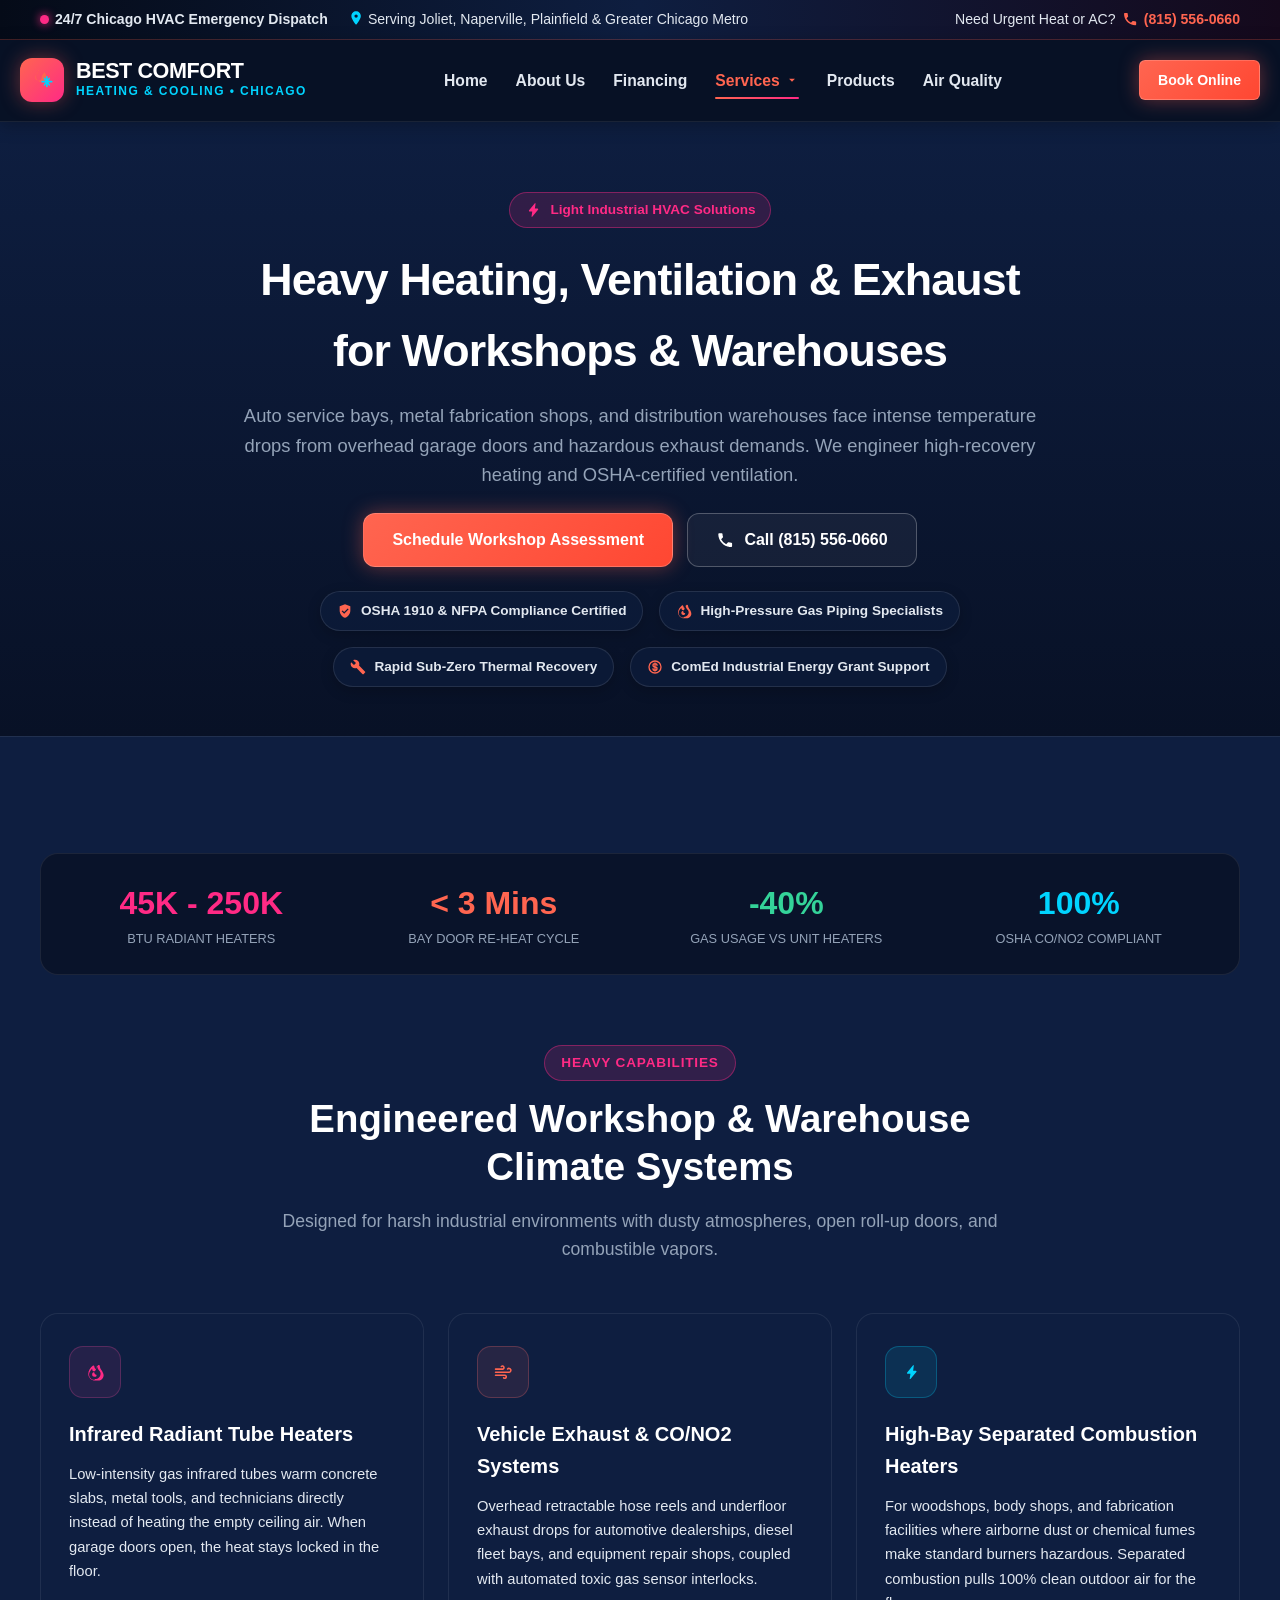
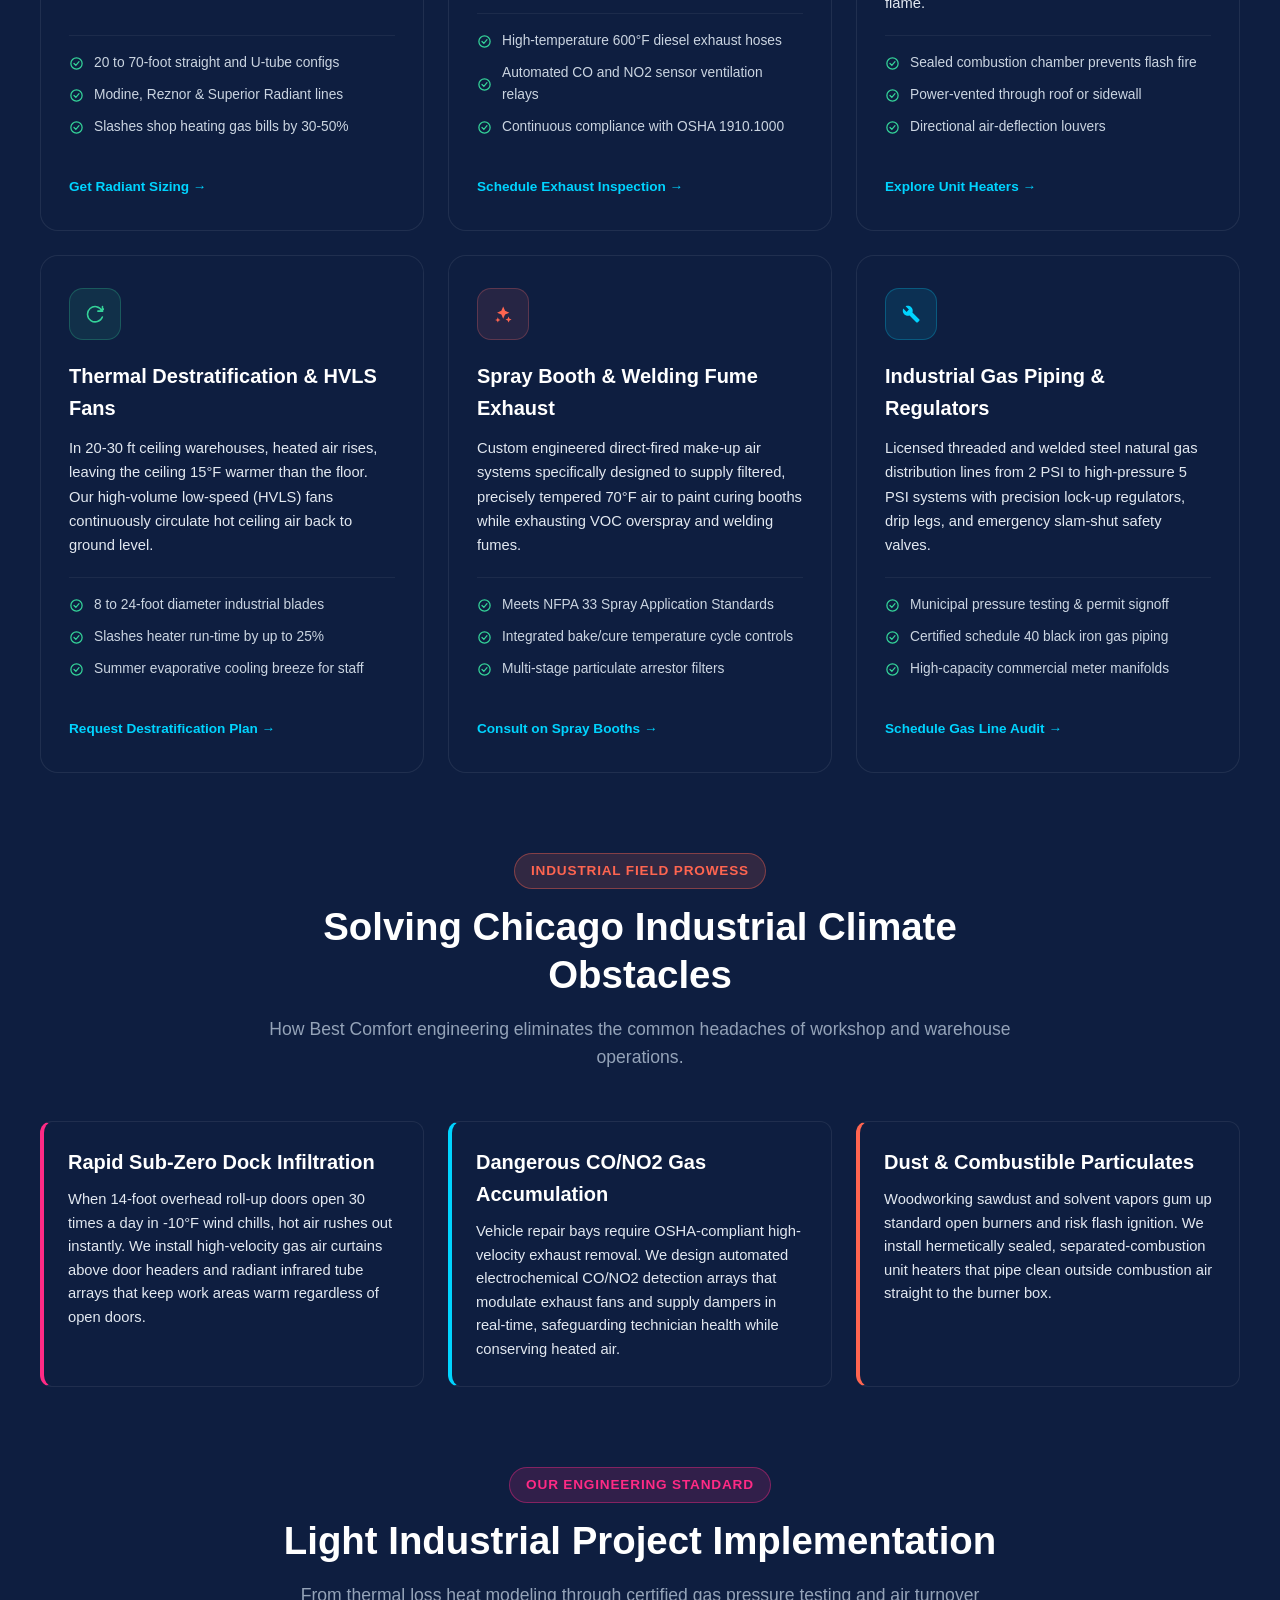
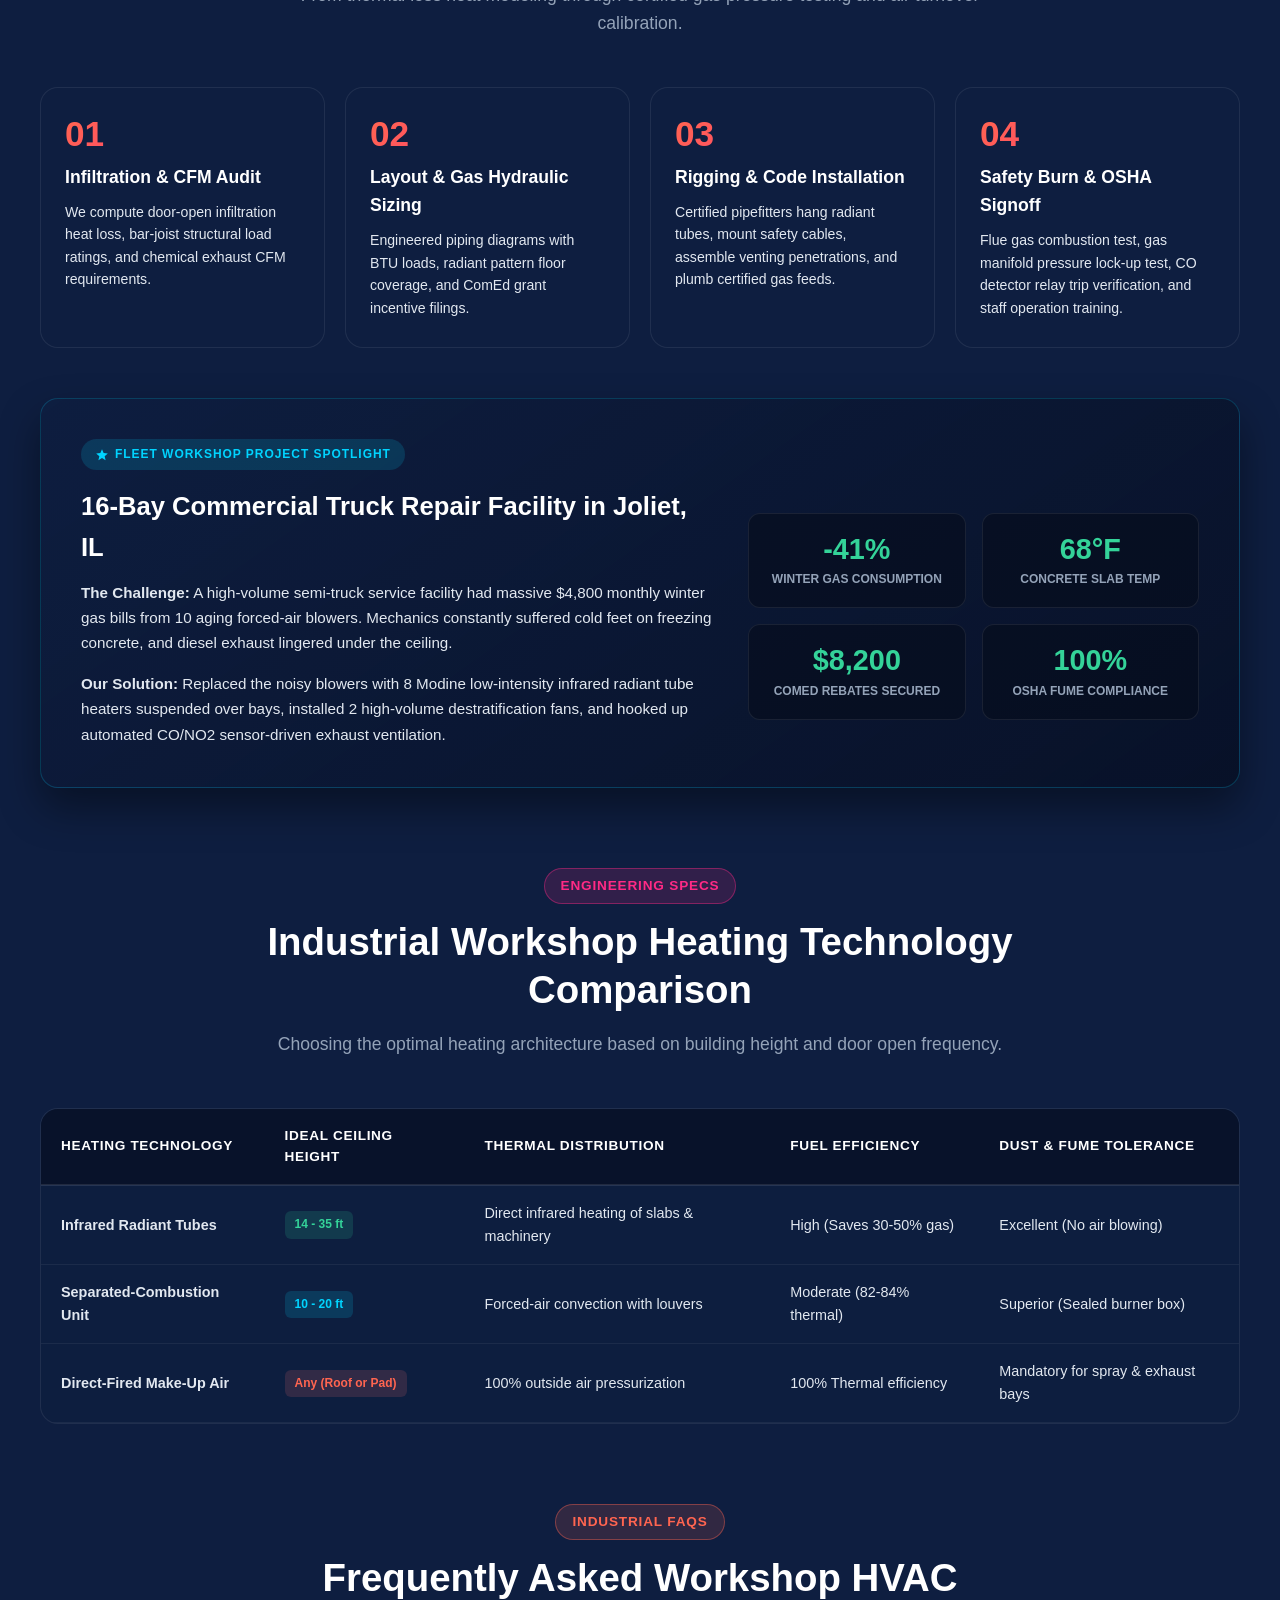
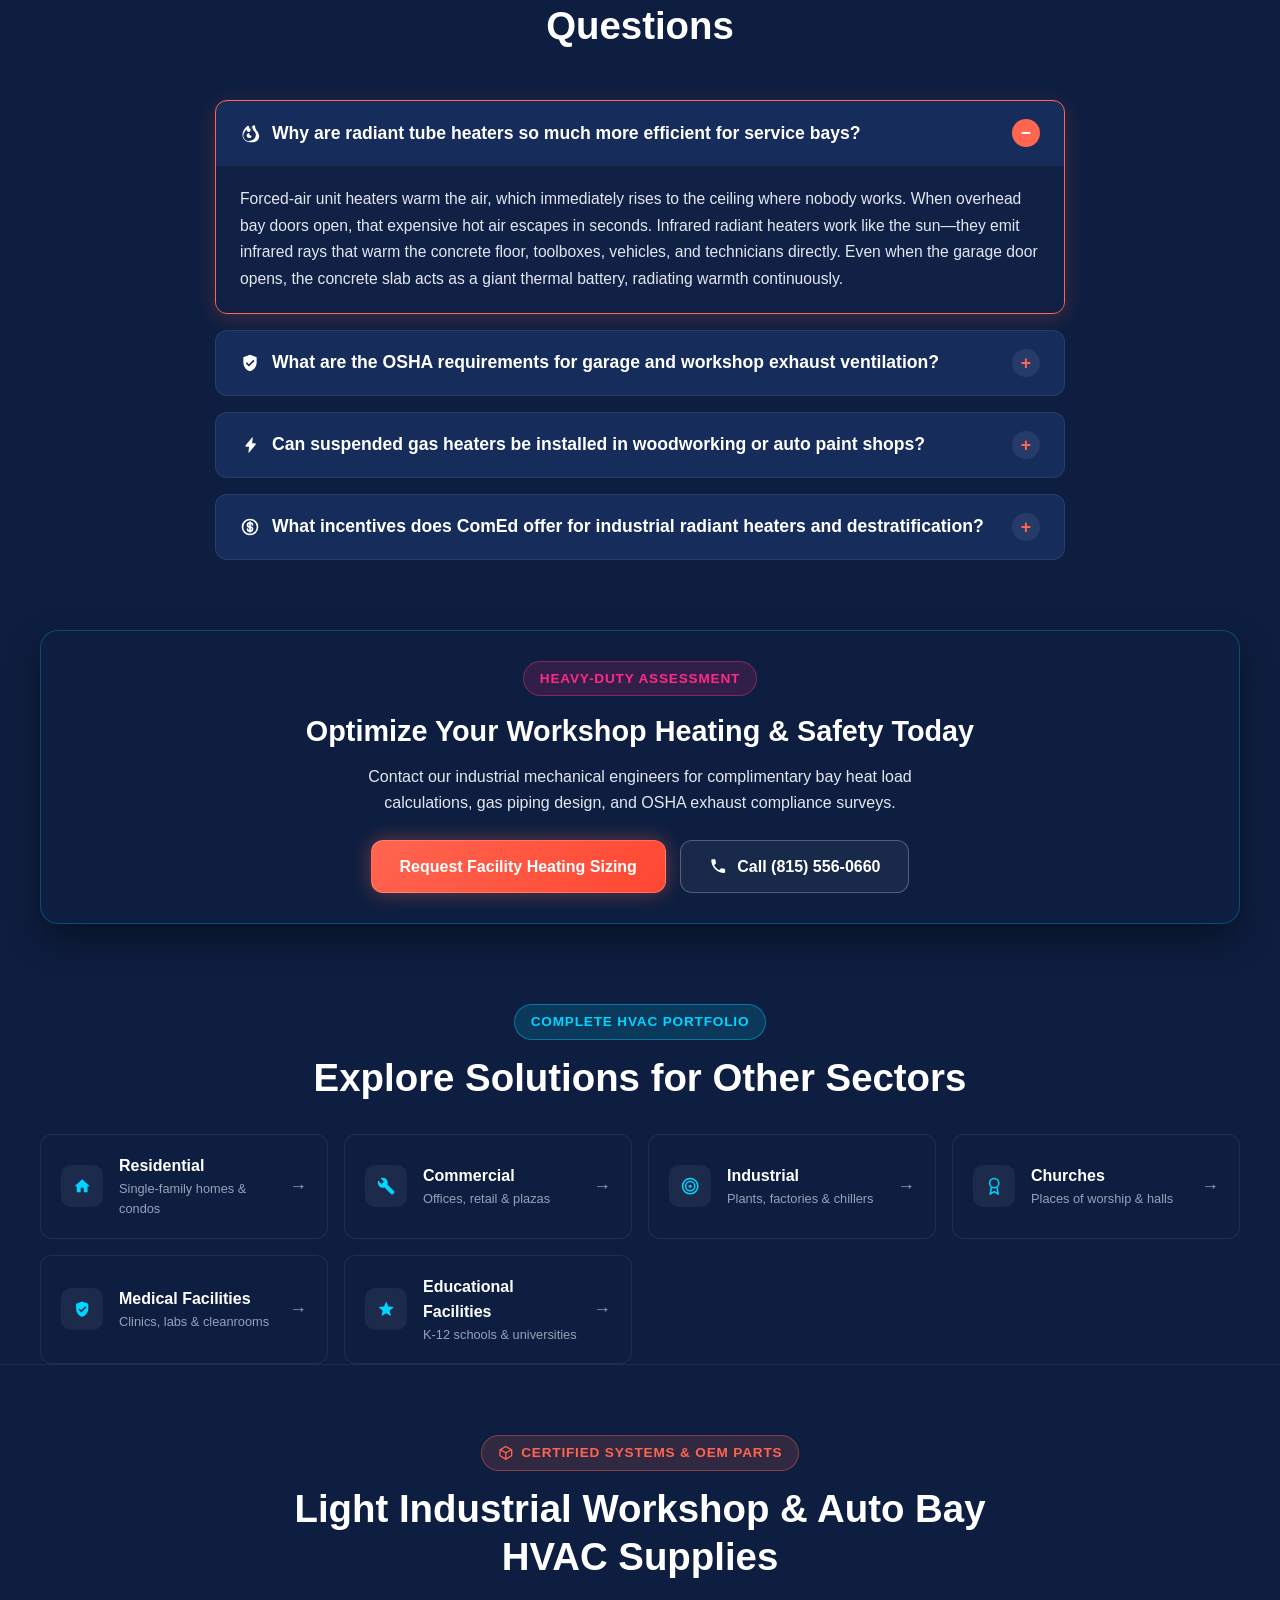
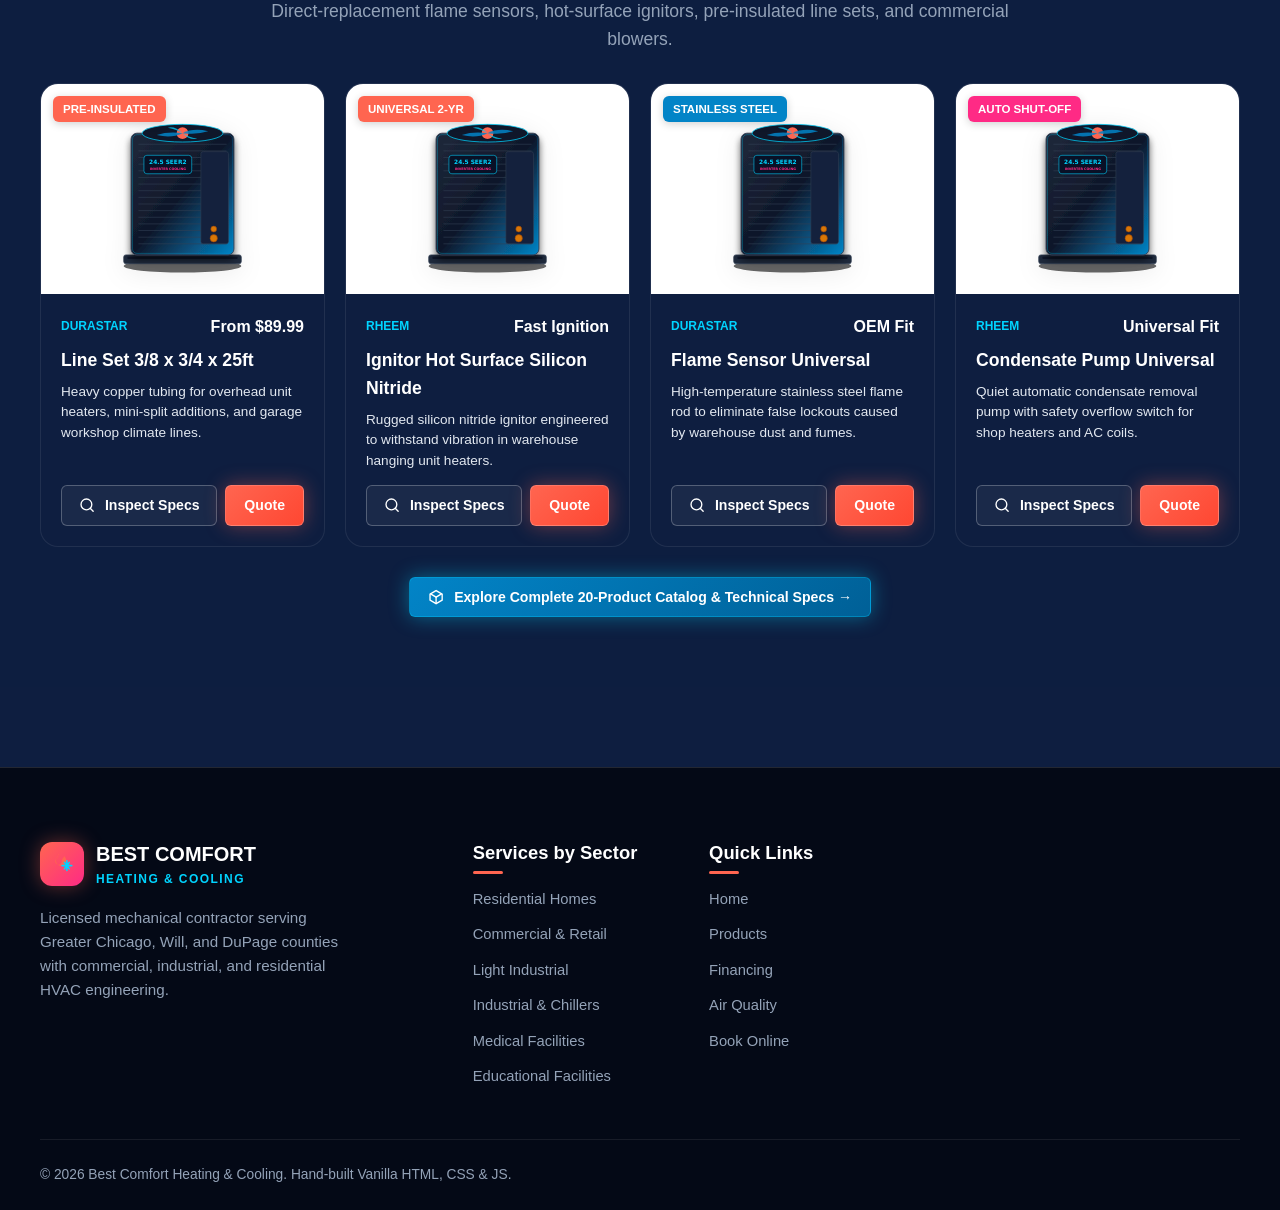
<file: services-light-industrial.html>
<!DOCTYPE html>
<html lang="en">
<head>
  <meta charset="UTF-8">
  <meta name="viewport" content="width=device-width, initial-scale=1.0">
  <title>Light Industrial HVAC Services &amp; Unit Heaters | Best Comfort Chicago</title>
  <meta name="description" content="Specialized heating and ventilation for auto repair bays, light assembly, fabrication shops, and fulfillment warehouses throughout Chicagoland.">
  <link rel="stylesheet" href="assets/css/style.css">
  <link rel="stylesheet" href="assets/css/pages.css">
  <script src="assets/js/icons.js"></script>
</head>
<body>
  <svg id="svgSpriteDefs" style="display:none;" xmlns="http://www.w3.org/2000/svg">
  <defs>
    <symbol id="icon-fire" viewBox="0 0 24 24">
      <path d="M12 23c-4.97 0-9-4.03-9-9 0-4.12 2.76-7.86 5.86-10.37.78-.63 1.93-.15 2.06.85.22 1.69 1.08 3.19 2.08 4.26.17-2.19 1.13-4.22 2.72-5.74.83-.8 2.2-.28 2.3.87.28 3.09 1.76 5.13 2.98 6.42C22.04 12.43 23 14.15 23 16c0 3.86-3.14 7-7 7h-4zm0-2c3.87 0 7-3.13 7-7 0-1.42-.72-2.77-1.63-3.73-1.47-1.56-2.58-3.69-2.84-6.32-1.07 1.34-1.78 3.03-1.87 4.88-.06 1.1-.92 1.98-2.02 2.03-1.22.06-2.29-.86-2.39-2.08-.03-.39-.12-.76-.24-1.12-2.13 2.03-4.01 4.79-4.01 7.34 0 3.87 3.13 7 7 7zm-1-3c-1.66 0-3-1.34-3-3 0-1.31.84-2.41 2-2.83.55-.2 1.13.25 1.09.83-.07 1.07.78 1.98 1.86 2 .46.01.83.38.83.84 0 1.19-.88 2.16-2.04 2.16h-.74z"/>
    </symbol>

    <symbol id="icon-snowflake" viewBox="0 0 24 24">
      <path d="M12 2v20M2 12h20M4.93 4.93l14.14 14.14M4.93 19.07L19.07 4.93M12 6l2-2m-4 0l2 2m0 12l2 2m-4 0l2-2m-6-6l-2-2m0 4l2-2m12 0l2-2m0 4l-2-2" fill="none" stroke="currentColor" stroke-width="2" stroke-linecap="round"/>
    </symbol>

    <symbol id="icon-bolt" viewBox="0 0 24 24">
      <path d="M11 21h-1l1-7H7.5c-.88 0-1.33-1.06-.71-1.69L14.5 3h1l-1 7h3.5c.88 0 1.33 1.06.71 1.69L11 21z"/>
    </symbol>

    <symbol id="icon-shield" viewBox="0 0 24 24">
      <path d="M12 2L4 5v6.09c0 5.05 3.41 9.76 8 10.91 4.59-1.15 8-5.86 8-10.91V5l-8-3zm-1.25 14.25l-3.75-3.75 1.41-1.41 2.34 2.34 5.34-5.34 1.41 1.41-6.75 6.75z"/>
    </symbol>

    <symbol id="icon-droplet" viewBox="0 0 24 24">
      <path d="M12 2.69l5.66 5.66a8 8 0 1 1-11.31 0L12 2.69zm0 3.83L8.05 10.46a5.5 5.5 0 1 0 7.78 0L12 6.52z"/>
    </symbol>

    <symbol id="icon-sparkles" viewBox="0 0 24 24">
      <path d="M12 2l2.4 5.6L20 10l-5.6 2.4L12 18l-2.4-5.6L4 10l5.6-2.4zm7 13l1.2 2.8L23 19l-2.8 1.2L19 23l-1.2-2.8L15 19l2.8-1.2zM5 16l1 2.5L8.5 19.5 6 20.5 5 23l-1-2.5L1.5 19.5 4 18.5z"/>
    </symbol>

    <symbol id="icon-tools" viewBox="0 0 24 24">
      <path d="M22.7 19l-9.1-9.1c.9-2.3.4-5-1.5-6.9-2-2-5-2.4-7.4-1.3L9 6 6 9 1.6 4.7C.5 7.1.9 10.1 2.9 12.1c1.9 1.9 4.6 2.4 6.9 1.5l9.1 9.1c.4.4 1 .4 1.4 0l2.3-2.3c.5-.4.5-1.1.1-1.4z"/>
    </symbol>

    <symbol id="icon-phone" viewBox="0 0 24 24">
      <path d="M20.01 15.38c-1.23 0-2.42-.2-3.53-.56-.35-.12-.74-.03-1.01.24l-2.2 2.2a15.05 15.05 0 0 1-6.59-6.59l2.2-2.21c.28-.26.36-.65.25-1C8.7 6.35 8.5 5.16 8.5 3.93 8.5 3.42 8.08 3 7.57 3H4.06C3.55 3 3 3.42 3 3.93 3 13.36 10.64 21 20.01 21c.51 0 .99-.55.99-1.06v-3.56c0-.51-.42-.99-.99-.99z"/>
    </symbol>

    <symbol id="icon-map-pin" viewBox="0 0 24 24">
      <path d="M12 2C8.13 2 5 5.13 5 9c0 5.25 7 13 7 13s7-7.75 7-13c0-3.87-3.13-7-7-7zm0 9.5a2.5 2.5 0 0 1 0-5 2.5 2.5 0 0 1 0 5z"/>
    </symbol>

    <symbol id="icon-star" viewBox="0 0 24 24">
      <path d="M12 17.27L18.18 21l-1.64-7.03L22 9.24l-7.19-.61L12 2 9.19 8.63 2 9.24l5.46 4.73L5.82 21z"/>
    </symbol>

    <symbol id="icon-clock" viewBox="0 0 24 24">
      <circle cx="12" cy="12" r="9" fill="none" stroke="currentColor" stroke-width="2"/>
      <polyline points="12,7 12,12 15.5,14" fill="none" stroke="currentColor" stroke-width="2" stroke-linecap="round"/>
    </symbol>

    <symbol id="icon-alert" viewBox="0 0 24 24">
      <path d="M12 2L1 21h22L12 2zm0 3.5L20.25 19H3.75L12 5.5zM11 10v4h2v-4h-2zm0 6v2h2v-2h-2z"/>
    </symbol>

    <symbol id="icon-home" viewBox="0 0 24 24">
      <path d="M10 20v-6h4v6h5v-8h3L12 3 2 12h3v8z"/>
    </symbol>

    <symbol id="icon-package" viewBox="0 0 24 24">
      <path d="M21 16.5l-9 5.2-9-5.2V7.5l9-5.2 9 5.2v9z" fill="none" stroke="currentColor" stroke-width="2"/>
      <polyline points="3.27,6.96 12,12.01 20.73,6.96" fill="none" stroke="currentColor" stroke-width="2"/>
      <line x1="12" y1="22.08" x2="12" y2="12" stroke="currentColor" stroke-width="2"/>
    </symbol>

    <symbol id="icon-tag" viewBox="0 0 24 24">
      <path d="M21.41 11.58l-9-9C12.05 2.22 11.55 2 11 2H4c-1.1 0-2 .9-2 2v7c0 .55.22 1.05.59 1.42l9 9c.36.36.86.58 1.41.58.55 0 1.05-.22 1.41-.59l7-7c.37-.36.59-.86.59-1.41 0-.55-.23-1.06-.59-1.42zM5.5 7C4.67 7 4 6.33 4 5.5S4.67 4 5.5 4 7 4.67 7 5.5 6.33 7 5.5 7z"/>
    </symbol>

    <symbol id="icon-smartphone" viewBox="0 0 24 24">
      <rect x="5" y="2" width="14" height="20" rx="3" fill="none" stroke="currentColor" stroke-width="2"/>
      <line x1="10" y1="5" x2="14" y2="5" stroke="currentColor" stroke-width="2" stroke-linecap="round"/>
      <circle cx="12" cy="18" r="1" fill="currentColor"/>
    </symbol>

    <symbol id="icon-dollar" viewBox="0 0 24 24">
      <circle cx="12" cy="12" r="9" fill="none" stroke="currentColor" stroke-width="2"/>
      <path d="M12 6v12M15 9.5c0-1.38-1.34-2.5-3-2.5s-3 1.12-3 2.5 1.34 2.5 3 2.5 3 1.12 3 2.5-1.34 2.5-3 2.5-3-1.12-3-2.5" fill="none" stroke="currentColor" stroke-width="2" stroke-linecap="round"/>
    </symbol>

    <symbol id="icon-award" viewBox="0 0 24 24">
      <circle cx="12" cy="8" r="6" fill="none" stroke="currentColor" stroke-width="2"/>
      <polyline points="8.21,13.89 7,22 12,19 17,22 15.79,13.88" fill="none" stroke="currentColor" stroke-width="2"/>
    </symbol>

    <symbol id="icon-volume" viewBox="0 0 24 24">
      <polygon points="11,5 6,9 2,9 2,15 6,15 11,19" fill="currentColor"/>
      <path d="M15.54 8.46a5 5 0 0 1 0 7.07M19.07 4.93a10 10 0 0 1 0 14.14" fill="none" stroke="currentColor" stroke-width="2" stroke-linecap="round"/>
    </symbol>

    <symbol id="icon-refresh" viewBox="0 0 24 24">
      <path d="M21.5 2v6h-6M21.34 15.57a10 10 0 1 1-.57-8.38l6.73-5.19" fill="none" stroke="currentColor" stroke-width="2" stroke-linecap="round"/>
    </symbol>

    <symbol id="icon-leaf" viewBox="0 0 24 24">
      <path d="M17 8C8 10 5.9 16.17 3.82 21.34L5.71 22l1-2.3A4.49 4.49 0 0 0 8 20C19 20 22 3 22 3c-1 2-8 2-13 4 5.24 3.73 7 7 7 7s-3-1-6-1c-1 0-2 .1-3 .3C3.5 12 6.5 8 17 8z"/>
    </symbol>

    <symbol id="icon-sun" viewBox="0 0 24 24">
      <circle cx="12" cy="12" r="5" fill="currentColor"/>
      <path d="M12 1v2m0 18v2M4.22 4.22l1.42 1.42m12.72 12.72l1.42 1.42M1 12h2m18 0h2M4.22 19.78l1.42-1.42M18.36 5.64l1.42-1.42" stroke="currentColor" stroke-width="2" stroke-linecap="round"/>
    </symbol>

    <symbol id="icon-wind" viewBox="0 0 24 24">
      <path d="M9.59 4.59A2 2 0 1 1 11 8H2m10.59 11.41A2 2 0 1 0 14 16H2m15.73-8.27A2.5 2.5 0 1 1 19.5 12H2" fill="none" stroke="currentColor" stroke-width="2" stroke-linecap="round"/>
    </symbol>

    <symbol id="icon-plug" viewBox="0 0 24 24">
      <path d="M9 2v6m6-6v6M6 8h12v5a6 6 0 0 1-12 0V8zm6 11v3" fill="none" stroke="currentColor" stroke-width="2" stroke-linecap="round"/>
    </symbol>

    <symbol id="icon-ruler" viewBox="0 0 24 24">
      <rect x="2" y="7" width="20" height="10" rx="2" fill="none" stroke="currentColor" stroke-width="2"/>
      <line x1="6" y1="7" x2="6" y2="12" stroke="currentColor" stroke-width="2"/>
      <line x1="10" y1="7" x2="10" y2="10" stroke="currentColor" stroke-width="2"/>
      <line x1="14" y1="7" x2="14" y2="12" stroke="currentColor" stroke-width="2"/>
      <line x1="18" y1="7" x2="18" y2="10" stroke="currentColor" stroke-width="2"/>
    </symbol>

    <symbol id="icon-calendar" viewBox="0 0 24 24">
      <rect x="3" y="4" width="18" height="18" rx="2" fill="none" stroke="currentColor" stroke-width="2"/>
      <line x1="16" y1="2" x2="16" y2="6" stroke="currentColor" stroke-width="2"/>
      <line x1="8" y1="2" x2="8" y2="6" stroke="currentColor" stroke-width="2"/>
      <line x1="3" y1="10" x2="21" y2="10" stroke="currentColor" stroke-width="2"/>
    </symbol>

    <symbol id="icon-search" viewBox="0 0 24 24">
      <circle cx="11" cy="11" r="8" fill="none" stroke="currentColor" stroke-width="2"/>
      <line x1="21" y1="21" x2="16.65" y2="16.65" stroke="currentColor" stroke-width="2" stroke-linecap="round"/>
    </symbol>

    <symbol id="icon-eye" viewBox="0 0 24 24">
      <path d="M12 4.5C7 4.5 2.73 7.61 1 12c1.73 4.39 6 7.5 11 7.5s9.27-3.11 11-7.5c-1.73-4.39-6-7.5-11-7.5zm0 12.5a5 5 0 1 1 0-10 5 5 0 0 1 0 10zm0-8a3 3 0 1 0 0 6 3 3 0 0 0 0-6z"/>
    </symbol>

    <symbol id="icon-check-circle" viewBox="0 0 24 24">
      <circle cx="12" cy="12" r="9" fill="none" stroke="currentColor" stroke-width="2"/>
      <polyline points="8,12 11,15 16,9" fill="none" stroke="currentColor" stroke-width="2" stroke-linecap="round"/>
    </symbol>

    <symbol id="icon-brand-flame-ice" viewBox="0 0 32 32">
      <path d="M12 4c-.3 1.2-1 2.2-1.7 3.2C9.3 8.7 8.6 10.2 8.6 12.1c0 3.5 2.9 6.4 6.4 6.4s6.4-2.9 6.4-6.4c0-2.6-1.3-4.6-2.8-6.1-.2 1-.7 2-1.4 2.7-.9.9-1.5 2.5-1.5 4.1 0 2.2-1.8 4-4 4s-4-1.8-4-4c0-1.4.6-2.6 1.6-3.6.5-.6 1-1.2 1.4-1.9.5-1.1.6-2.2.3-3.3z" fill="#ff6550"/>
      <path d="M22 12v12m-6-6h12m-9-4l6 8m-6 0l6-8" fill="none" stroke="#00d4ff" stroke-width="2" stroke-linecap="round"/>
    </symbol>

    <symbol id="icon-mail" viewBox="0 0 24 24">
      <path d="M4 4h16c1.1 0 2 .9 2 2v12c0 1.1-.9 2-2 2H4c-1.1 0-2-.9-2-2V6c0-1.1.9-2 2-2z" fill="none" stroke="currentColor" stroke-width="2"/>
      <polyline points="22,6 12,13 2,6" fill="none" stroke="currentColor" stroke-width="2"/>
    </symbol>

    <symbol id="icon-diamond" viewBox="0 0 24 24">
      <polygon points="12,2 22,12 12,22 2,12" fill="currentColor"/>
    </symbol>

    <symbol id="icon-target" viewBox="0 0 24 24">
      <circle cx="12" cy="12" r="10" fill="none" stroke="currentColor" stroke-width="2"/>
      <circle cx="12" cy="12" r="6" fill="none" stroke="currentColor" stroke-width="2"/>
      <circle cx="12" cy="12" r="2" fill="currentColor"/>
    </symbol>

    <symbol id="icon-users" viewBox="0 0 24 24">
      <path d="M17 21v-2a4 4 0 0 0-4-4H5a4 4 0 0 0-4 4v2" fill="none" stroke="currentColor" stroke-width="2" stroke-linecap="round"/>
      <circle cx="9" cy="7" r="4" fill="none" stroke="currentColor" stroke-width="2"/>
      <path d="M23 21v-2a4 4 0 0 0-3-3.87M16 3.13a4 4 0 0 1 0 7.75" fill="none" stroke="currentColor" stroke-width="2" stroke-linecap="round"/>
    </symbol>
  </defs>
</svg>

    <aside class="top-bar" aria-label="Emergency Announcement">
    <div class="container top-bar-inner">
      <div class="top-bar-info">
        <div class="top-bar-item">
          <span class="emergency-pulse"></span>
          <strong>24/7 Chicago HVAC Emergency Dispatch</strong>
        </div>
        <div class="top-bar-item">
          <span><svg class="svg-icon" style="color:var(--rich-blue-electric);"><use href="#icon-map-pin"></use></svg> Serving Joliet, Naperville, Plainfield &amp; Greater Chicago Metro</span>
        </div>
      </div>
      <div class="top-bar-item">
        <span>Need Urgent Heat or AC?</span>
        <a href="tel:8155560660" class="top-phone-link" id="topEmergencyCall">
          <svg class="svg-icon"><use href="#icon-phone"></use></svg> (815) 556-0660
        </a>
      </div>
    </div>
  </aside>

  <header class="site-header">
    <div class="container header-inner">
      <a href="index.html" class="logo-brand">
        <div class="logo-icon"><svg class="svg-icon"><use href="#icon-brand-flame-ice"></use></svg></div>
        <div class="logo-text">
          <h1>BEST COMFORT</h1>
          <span>HEATING &amp; COOLING • CHICAGO</span>
        </div>
      </a>

      <nav class="nav-menu" aria-label="Main Navigation">
        <a href="index.html" class="nav-link" id="navHome">Home</a>
        <a href="about.html" class="nav-link" id="navAbout">About Us</a>
        <a href="financing.html" class="nav-link" id="navFinancing">Financing</a>

        <div class="nav-item-dropdown" id="navServicesDropdown">
          <a href="services.html" class="nav-link dropdown-toggle active" id="navServices">
            Services
            <svg class="dropdown-arrow" viewBox="0 0 24 24" width="14" height="14"><path d="M7 10l5 5 5-5z" fill="currentColor"/></svg>
          </a>
          <div class="dropdown-menu">
            <div class="dropdown-header">
              <span class="dropdown-title">HVAC Solutions by Sector</span>
              <a href="services.html" class="dropdown-view-all">All Services &rarr;</a>
            </div>
            <div class="dropdown-grid">
              <a href="services-residential.html" class="dropdown-link">
                <div class="dropdown-link-icon icon-residential"><svg class="svg-icon"><use href="#icon-home"></use></svg></div>
                <div class="dropdown-link-info"><span class="dropdown-link-title">Residential</span><span class="dropdown-link-desc">Single-family homes &amp; condos</span></div>
              </a>
              <a href="services-commercial.html" class="dropdown-link">
                <div class="dropdown-link-icon icon-commercial"><svg class="svg-icon"><use href="#icon-tools"></use></svg></div>
                <div class="dropdown-link-info"><span class="dropdown-link-title">Commercial</span><span class="dropdown-link-desc">Offices, retail &amp; plazas</span></div>
              </a>
              <a href="services-light-industrial.html" class="dropdown-link active">
                <div class="dropdown-link-icon icon-light-ind"><svg class="svg-icon"><use href="#icon-bolt"></use></svg></div>
                <div class="dropdown-link-info"><span class="dropdown-link-title">Light Industrial</span><span class="dropdown-link-desc">Workshops &amp; auto bays</span></div>
              </a>
              <a href="services-industrial.html" class="dropdown-link">
                <div class="dropdown-link-icon icon-industrial"><svg class="svg-icon"><use href="#icon-target"></use></svg></div>
                <div class="dropdown-link-info"><span class="dropdown-link-title">Industrial</span><span class="dropdown-link-desc">Plants, factories &amp; chillers</span></div>
              </a>
              <a href="services-churches.html" class="dropdown-link">
                <div class="dropdown-link-icon icon-churches"><svg class="svg-icon"><use href="#icon-award"></use></svg></div>
                <div class="dropdown-link-info"><span class="dropdown-link-title">Churches</span><span class="dropdown-link-desc">Places of worship &amp; halls</span></div>
              </a>
              <a href="services-medical.html" class="dropdown-link">
                <div class="dropdown-link-icon icon-medical"><svg class="svg-icon"><use href="#icon-shield"></use></svg></div>
                <div class="dropdown-link-info"><span class="dropdown-link-title">Medical Facilities</span><span class="dropdown-link-desc">Clinics, labs &amp; cleanrooms</span></div>
              </a>
              <a href="services-educational.html" class="dropdown-link">
                <div class="dropdown-link-icon icon-educational"><svg class="svg-icon"><use href="#icon-star"></use></svg></div>
                <div class="dropdown-link-info"><span class="dropdown-link-title">Educational Facilities</span><span class="dropdown-link-desc">K-12 schools &amp; universities</span></div>
              </a>
            </div>
          </div>
        </div>

        <a href="products.html" class="nav-link" id="navProducts">Products</a>
        <a href="air-quality.html" class="nav-link" id="navAirQuality">Air Quality</a>
      </nav>

      <div class="nav-actions">
        <a href="contact.html" class="btn btn-salmon btn-sm" id="navBookOnline">Book Online</a>
        <button class="mobile-toggle" aria-label="Toggle Menu"><span></span><span></span><span></span></button>
      </div>
    </div>
  </header>

  <div class="mobile-backdrop"></div>
  <div class="mobile-nav-drawer">
    <div class="mobile-drawer-header">
      <div class="logo-text"><h2 style="font-size:1.15rem; color:#fff; font-weight:800;">BEST COMFORT</h2></div>
      <button class="mobile-close-btn">&times;</button>
    </div>
    <div class="mobile-menu-list">
      <a href="index.html" class="nav-link">Home</a>
      <a href="about.html" class="nav-link">About Us</a>
      <a href="financing.html" class="nav-link">Financing (0% APR)</a>
      <div class="mobile-dropdown-item">
        <div class="mobile-dropdown-trigger">
          <a href="services.html" class="nav-link active">Services</a>
          <button type="button" class="mobile-sub-toggle active">&#9662;</button>
        </div>
        <div class="mobile-sub-menu open">
          <a href="services-residential.html" class="mobile-sub-link">&bull; Residential</a>
          <a href="services-commercial.html" class="mobile-sub-link">&bull; Commercial</a>
          <a href="services-light-industrial.html" class="mobile-sub-link active">&bull; Light Industrial</a>
          <a href="services-industrial.html" class="mobile-sub-link">&bull; Industrial</a>
          <a href="services-churches.html" class="mobile-sub-link">&bull; Churches</a>
          <a href="services-medical.html" class="mobile-sub-link">&bull; Medical Facilities</a>
          <a href="services-educational.html" class="mobile-sub-link">&bull; Educational Facilities</a>
        </div>
      </div>
      <a href="products.html" class="nav-link">Products</a>
      <a href="air-quality.html" class="nav-link">Air Quality</a>
      <a href="contact.html" class="nav-link">Contact</a>
    </div>
  </div>

  <section class="page-hero">
    <div class="container page-hero-inner">
      <div class="sector-hero-badge badge-pink">
        <svg class="svg-icon" style="width:18px; height:18px;"><use href="#icon-bolt"></use></svg>
        <span>Light Industrial HVAC Solutions</span>
      </div>
      <h1>Heavy Heating, Ventilation &amp; Exhaust for Workshops &amp; Warehouses</h1>
      <p>
        Auto service bays, metal fabrication shops, and distribution warehouses face intense temperature drops from overhead garage doors and hazardous exhaust demands. We engineer high-recovery heating and OSHA-certified ventilation.
      </p>
      <div style="margin-top:24px; display:flex; gap:14px; justify-content:center; flex-wrap:wrap;">
        <a href="contact.html" class="btn btn-salmon">Schedule Workshop Assessment</a>
        <a href="tel:8155560660" class="btn btn-outline"><svg class="svg-icon"><use href="#icon-phone"></use></svg> Call (815) 556-0660</a>
      </div>

      <div class="sector-trust-strip">
        <div class="sector-trust-pill">
          <svg class="svg-icon"><use href="#icon-shield"></use></svg>
          <span>OSHA 1910 &amp; NFPA Compliance Certified</span>
        </div>
        <div class="sector-trust-pill">
          <svg class="svg-icon"><use href="#icon-fire"></use></svg>
          <span>High-Pressure Gas Piping Specialists</span>
        </div>
        <div class="sector-trust-pill">
          <svg class="svg-icon"><use href="#icon-tools"></use></svg>
          <span>Rapid Sub-Zero Thermal Recovery</span>
        </div>
        <div class="sector-trust-pill">
          <svg class="svg-icon"><use href="#icon-dollar"></use></svg>
          <span>ComEd Industrial Energy Grant Support</span>
        </div>
      </div>
    </div>
  </section>

  <main class="section section-navy">
    <div class="container">

      <div class="sector-stats-bar">
        <div style="text-align:center;">
          <h3 style="font-size:2rem; font-weight:800; color:var(--vibrant-pink);">45K - 250K</h3>
          <p style="font-size:0.8rem; color:var(--text-muted); text-transform:uppercase;">BTU Radiant Heaters</p>
        </div>
        <div style="text-align:center;">
          <h3 style="font-size:2rem; font-weight:800; color:var(--electric-salmon);">&lt; 3 Mins</h3>
          <p style="font-size:0.8rem; color:var(--text-muted); text-transform:uppercase;">Bay Door Re-Heat Cycle</p>
        </div>
        <div style="text-align:center;">
          <h3 style="font-size:2rem; font-weight:800; color:#34d399;">-40%</h3>
          <p style="font-size:0.8rem; color:var(--text-muted); text-transform:uppercase;">Gas Usage vs Unit Heaters</p>
        </div>
        <div style="text-align:center;">
          <h3 style="font-size:2rem; font-weight:800; color:var(--rich-blue-electric);">100%</h3>
          <p style="font-size:0.8rem; color:var(--text-muted); text-transform:uppercase;">OSHA CO/NO2 Compliant</p>
        </div>
      </div>

      <div class="section-header" style="margin-top:70px;">
        <div class="badge-pill badge-pink">Heavy Capabilities</div>
        <h2 class="section-title">Engineered Workshop &amp; Warehouse Climate Systems</h2>
        <p class="section-subtitle">
          Designed for harsh industrial environments with dusty atmospheres, open roll-up doors, and combustible vapors.
        </p>
      </div>

      <div class="sector-cap-grid">
        
        <div class="sector-cap-card">
          <div class="sector-cap-icon pink">
            <svg class="svg-icon"><use href="#icon-fire"></use></svg>
          </div>
          <h3 class="sector-cap-title">Infrared Radiant Tube Heaters</h3>
          <p class="sector-cap-desc">
            Low-intensity gas infrared tubes warm concrete slabs, metal tools, and technicians directly instead of heating the empty ceiling air. When garage doors open, the heat stays locked in the floor.
          </p>
          <ul class="sector-cap-features">
            <li><svg class="svg-icon"><use href="#icon-check-circle"></use></svg> 20 to 70-foot straight and U-tube configs</li>
            <li><svg class="svg-icon"><use href="#icon-check-circle"></use></svg> Modine, Reznor &amp; Superior Radiant lines</li>
            <li><svg class="svg-icon"><use href="#icon-check-circle"></use></svg> Slashes shop heating gas bills by 30-50%</li>
          </ul>
          <div class="sector-cap-footer">
            <a href="contact.html">Get Radiant Sizing &rarr;</a>
          </div>
        </div>

        <div class="sector-cap-card">
          <div class="sector-cap-icon salmon">
            <svg class="svg-icon"><use href="#icon-wind"></use></svg>
          </div>
          <h3 class="sector-cap-title">Vehicle Exhaust &amp; CO/NO2 Systems</h3>
          <p class="sector-cap-desc">
            Overhead retractable hose reels and underfloor exhaust drops for automotive dealerships, diesel fleet bays, and equipment repair shops, coupled with automated toxic gas sensor interlocks.
          </p>
          <ul class="sector-cap-features">
            <li><svg class="svg-icon"><use href="#icon-check-circle"></use></svg> High-temperature 600°F diesel exhaust hoses</li>
            <li><svg class="svg-icon"><use href="#icon-check-circle"></use></svg> Automated CO and NO2 sensor ventilation relays</li>
            <li><svg class="svg-icon"><use href="#icon-check-circle"></use></svg> Continuous compliance with OSHA 1910.1000</li>
          </ul>
          <div class="sector-cap-footer">
            <a href="contact.html">Schedule Exhaust Inspection &rarr;</a>
          </div>
        </div>

        <div class="sector-cap-card">
          <div class="sector-cap-icon">
            <svg class="svg-icon"><use href="#icon-bolt"></use></svg>
          </div>
          <h3 class="sector-cap-title">High-Bay Separated Combustion Heaters</h3>
          <p class="sector-cap-desc">
            For woodshops, body shops, and fabrication facilities where airborne dust or chemical fumes make standard burners hazardous. Separated combustion pulls 100% clean outdoor air for the flame.
          </p>
          <ul class="sector-cap-features">
            <li><svg class="svg-icon"><use href="#icon-check-circle"></use></svg> Sealed combustion chamber prevents flash fire</li>
            <li><svg class="svg-icon"><use href="#icon-check-circle"></use></svg> Power-vented through roof or sidewall</li>
            <li><svg class="svg-icon"><use href="#icon-check-circle"></use></svg> Directional air-deflection louvers</li>
          </ul>
          <div class="sector-cap-footer">
            <a href="contact.html">Explore Unit Heaters &rarr;</a>
          </div>
        </div>

        <div class="sector-cap-card">
          <div class="sector-cap-icon emerald">
            <svg class="svg-icon"><use href="#icon-refresh"></use></svg>
          </div>
          <h3 class="sector-cap-title">Thermal Destratification &amp; HVLS Fans</h3>
          <p class="sector-cap-desc">
            In 20-30 ft ceiling warehouses, heated air rises, leaving the ceiling 15°F warmer than the floor. Our high-volume low-speed (HVLS) fans continuously circulate hot ceiling air back to ground level.
          </p>
          <ul class="sector-cap-features">
            <li><svg class="svg-icon"><use href="#icon-check-circle"></use></svg> 8 to 24-foot diameter industrial blades</li>
            <li><svg class="svg-icon"><use href="#icon-check-circle"></use></svg> Slashes heater run-time by up to 25%</li>
            <li><svg class="svg-icon"><use href="#icon-check-circle"></use></svg> Summer evaporative cooling breeze for staff</li>
          </ul>
          <div class="sector-cap-footer">
            <a href="contact.html">Request Destratification Plan &rarr;</a>
          </div>
        </div>

        <div class="sector-cap-card">
          <div class="sector-cap-icon salmon">
            <svg class="svg-icon"><use href="#icon-sparkles"></use></svg>
          </div>
          <h3 class="sector-cap-title">Spray Booth &amp; Welding Fume Exhaust</h3>
          <p class="sector-cap-desc">
            Custom engineered direct-fired make-up air systems specifically designed to supply filtered, precisely tempered 70°F air to paint curing booths while exhausting VOC overspray and welding fumes.
          </p>
          <ul class="sector-cap-features">
            <li><svg class="svg-icon"><use href="#icon-check-circle"></use></svg> Meets NFPA 33 Spray Application Standards</li>
            <li><svg class="svg-icon"><use href="#icon-check-circle"></use></svg> Integrated bake/cure temperature cycle controls</li>
            <li><svg class="svg-icon"><use href="#icon-check-circle"></use></svg> Multi-stage particulate arrestor filters</li>
          </ul>
          <div class="sector-cap-footer">
            <a href="contact.html">Consult on Spray Booths &rarr;</a>
          </div>
        </div>

        <div class="sector-cap-card">
          <div class="sector-cap-icon">
            <svg class="svg-icon"><use href="#icon-tools"></use></svg>
          </div>
          <h3 class="sector-cap-title">Industrial Gas Piping &amp; Regulators</h3>
          <p class="sector-cap-desc">
            Licensed threaded and welded steel natural gas distribution lines from 2 PSI to high-pressure 5 PSI systems with precision lock-up regulators, drip legs, and emergency slam-shut safety valves.
          </p>
          <ul class="sector-cap-features">
            <li><svg class="svg-icon"><use href="#icon-check-circle"></use></svg> Municipal pressure testing &amp; permit signoff</li>
            <li><svg class="svg-icon"><use href="#icon-check-circle"></use></svg> Certified schedule 40 black iron gas piping</li>
            <li><svg class="svg-icon"><use href="#icon-check-circle"></use></svg> High-capacity commercial meter manifolds</li>
          </ul>
          <div class="sector-cap-footer">
            <a href="contact.html">Schedule Gas Line Audit &rarr;</a>
          </div>
        </div>
      </div>

      <div class="section-header" style="margin-top:80px;">
        <div class="badge-pill badge-salmon">Industrial Field Prowess</div>
        <h2 class="section-title">Solving Chicago Industrial Climate Obstacles</h2>
        <p class="section-subtitle">
          How Best Comfort engineering eliminates the common headaches of workshop and warehouse operations.
        </p>
      </div>

      <div class="sector-challenges-grid">
        <div class="sector-challenge-card pink">
          <h3 style="font-size:1.25rem; color:#fff; font-weight:800; margin-bottom:10px;">Rapid Sub-Zero Dock Infiltration</h3>
          <p style="color:var(--text-light); font-size:0.92rem; line-height:1.6;">
            When 14-foot overhead roll-up doors open 30 times a day in -10°F wind chills, hot air rushes out instantly. We install high-velocity gas air curtains above door headers and radiant infrared tube arrays that keep work areas warm regardless of open doors.
          </p>
        </div>
        <div class="sector-challenge-card">
          <h3 style="font-size:1.25rem; color:#fff; font-weight:800; margin-bottom:10px;">Dangerous CO/NO2 Gas Accumulation</h3>
          <p style="color:var(--text-light); font-size:0.92rem; line-height:1.6;">
            Vehicle repair bays require OSHA-compliant high-velocity exhaust removal. We design automated electrochemical CO/NO2 detection arrays that modulate exhaust fans and supply dampers in real-time, safeguarding technician health while conserving heated air.
          </p>
        </div>
        <div class="sector-challenge-card salmon">
          <h3 style="font-size:1.25rem; color:#fff; font-weight:800; margin-bottom:10px;">Dust &amp; Combustible Particulates</h3>
          <p style="color:var(--text-light); font-size:0.92rem; line-height:1.6;">
            Woodworking sawdust and solvent vapors gum up standard open burners and risk flash ignition. We install hermetically sealed, separated-combustion unit heaters that pipe clean outside combustion air straight to the burner box.
          </p>
        </div>
      </div>

      <div class="section-header" style="margin-top:80px;">
        <div class="badge-pill badge-pink">Our Engineering Standard</div>
        <h2 class="section-title">Light Industrial Project Implementation</h2>
        <p class="section-subtitle">
          From thermal loss heat modeling through certified gas pressure testing and air turnover calibration.
        </p>
      </div>

      <div class="sector-process-grid">
        <div class="sector-process-card">
          <div class="process-step-num">01</div>
          <h3 class="process-step-title">Infiltration &amp; CFM Audit</h3>
          <p class="process-step-desc">
            We compute door-open infiltration heat loss, bar-joist structural load ratings, and chemical exhaust CFM requirements.
          </p>
        </div>
        <div class="sector-process-card">
          <div class="process-step-num">02</div>
          <h3 class="process-step-title">Layout &amp; Gas Hydraulic Sizing</h3>
          <p class="process-step-desc">
            Engineered piping diagrams with BTU loads, radiant pattern floor coverage, and ComEd grant incentive filings.
          </p>
        </div>
        <div class="sector-process-card">
          <div class="process-step-num">03</div>
          <h3 class="process-step-title">Rigging &amp; Code Installation</h3>
          <p class="process-step-desc">
            Certified pipefitters hang radiant tubes, mount safety cables, assemble venting penetrations, and plumb certified gas feeds.
          </p>
        </div>
        <div class="sector-process-card">
          <div class="process-step-num">04</div>
          <h3 class="process-step-title">Safety Burn &amp; OSHA Signoff</h3>
          <p class="process-step-desc">
            Flue gas combustion test, gas manifold pressure lock-up test, CO detector relay trip verification, and staff operation training.
          </p>
        </div>
      </div>

      <div class="sector-case-study">
        <div class="case-study-badge">
          <svg class="svg-icon" style="width:14px; height:14px;"><use href="#icon-star"></use></svg>
          <span>Fleet Workshop Project Spotlight</span>
        </div>
        <div class="sector-case-study-grid">
          <div>
            <h3 style="font-size:1.6rem; color:#fff; font-weight:800; margin-bottom:12px;">
              16-Bay Commercial Truck Repair Facility in Joliet, IL
            </h3>
            <p style="color:var(--text-light); font-size:0.95rem; line-height:1.65; margin-bottom:16px;">
              <strong>The Challenge:</strong> A high-volume semi-truck service facility had massive $4,800 monthly winter gas bills from 10 aging forced-air blowers. Mechanics constantly suffered cold feet on freezing concrete, and diesel exhaust lingered under the ceiling.
            </p>
            <p style="color:var(--text-light); font-size:0.95rem; line-height:1.65;">
              <strong>Our Solution:</strong> Replaced the noisy blowers with 8 Modine low-intensity infrared radiant tube heaters suspended over bays, installed 2 high-volume destratification fans, and hooked up automated CO/NO2 sensor-driven exhaust ventilation.
            </p>
          </div>
          <div class="case-study-stats">
            <div class="case-study-stat-box">
              <div class="case-study-stat-val">-41%</div>
              <div class="case-study-stat-lbl">Winter Gas Consumption</div>
            </div>
            <div class="case-study-stat-box">
              <div class="case-study-stat-val">68&deg;F</div>
              <div class="case-study-stat-lbl">Concrete Slab Temp</div>
            </div>
            <div class="case-study-stat-box">
              <div class="case-study-stat-val">$8,200</div>
              <div class="case-study-stat-lbl">ComEd Rebates Secured</div>
            </div>
            <div class="case-study-stat-box">
              <div class="case-study-stat-val">100%</div>
              <div class="case-study-stat-lbl">OSHA Fume Compliance</div>
            </div>
          </div>
        </div>
      </div>

      <div class="section-header" style="margin-top:80px;">
        <div class="badge-pill badge-pink">Engineering Specs</div>
        <h2 class="section-title">Industrial Workshop Heating Technology Comparison</h2>
        <p class="section-subtitle">
          Choosing the optimal heating architecture based on building height and door open frequency.
        </p>
      </div>

      <div class="sector-spec-table-wrap">
        <table class="sector-spec-table">
          <thead>
            <tr>
              <th>Heating Technology</th>
              <th>Ideal Ceiling Height</th>
              <th>Thermal Distribution</th>
              <th>Fuel Efficiency</th>
              <th>Dust &amp; Fume Tolerance</th>
            </tr>
          </thead>
          <tbody>
            <tr>
              <td><strong>Infrared Radiant Tubes</strong></td>
              <td><span class="spec-badge green">14 - 35 ft</span></td>
              <td>Direct infrared heating of slabs &amp; machinery</td>
              <td>High (Saves 30-50% gas)</td>
              <td>Excellent (No air blowing)</td>
            </tr>
            <tr>
              <td><strong>Separated-Combustion Unit</strong></td>
              <td><span class="spec-badge blue">10 - 20 ft</span></td>
              <td>Forced-air convection with louvers</td>
              <td>Moderate (82-84% thermal)</td>
              <td>Superior (Sealed burner box)</td>
            </tr>
            <tr>
              <td><strong>Direct-Fired Make-Up Air</strong></td>
              <td><span class="spec-badge salmon">Any (Roof or Pad)</span></td>
              <td>100% outside air pressurization</td>
              <td>100% Thermal efficiency</td>
              <td>Mandatory for spray &amp; exhaust bays</td>
            </tr>
          </tbody>
        </table>
      </div>

      <div class="section-header" style="margin-top:80px;">
        <div class="badge-pill badge-salmon">Industrial FAQs</div>
        <h2 class="section-title">Frequently Asked Workshop HVAC Questions</h2>
      </div>

      <div class="accordion-wrapper" data-single-open="true" style="max-width:850px; margin:30px auto 0 auto;">
        <div class="accordion-item active">
          <div class="accordion-header" role="button" tabindex="0" aria-expanded="true">
            <span class="accordion-header-title">
              <span class="icon-tag"><svg class="svg-icon"><use href="#icon-fire"></use></svg></span>
              Why are radiant tube heaters so much more efficient for service bays?
            </span>
            <span class="accordion-icon">&minus;</span>
          </div>
          <div class="accordion-content">
            <div class="accordion-inner">
              Forced-air unit heaters warm the air, which immediately rises to the ceiling where nobody works. When overhead bay doors open, that expensive hot air escapes in seconds. Infrared radiant heaters work like the sun—they emit infrared rays that warm the concrete floor, toolboxes, vehicles, and technicians directly. Even when the garage door opens, the concrete slab acts as a giant thermal battery, radiating warmth continuously.
            </div>
          </div>
        </div>

        <div class="accordion-item">
          <div class="accordion-header" role="button" tabindex="0" aria-expanded="false">
            <span class="accordion-header-title">
              <span class="icon-tag"><svg class="svg-icon"><use href="#icon-shield"></use></svg></span>
              What are the OSHA requirements for garage and workshop exhaust ventilation?
            </span>
            <span class="accordion-icon">+</span>
          </div>
          <div class="accordion-content">
            <div class="accordion-inner">
              OSHA standard 1910.1000 sets strict 8-hour Time-Weighted Average (TWA) limits for Carbon Monoxide (50 PPM) and Nitrogen Dioxide (5 PPM). In vehicle service facilities, local mechanical codes require a minimum continuous mechanical exhaust of 0.75 CFM per square foot or automated sensor-controlled ventilation that cycles on whenever CO levels hit 25 PPM.
            </div>
          </div>
        </div>

        <div class="accordion-item">
          <div class="accordion-header" role="button" tabindex="0" aria-expanded="false">
            <span class="accordion-header-title">
              <span class="icon-tag"><svg class="svg-icon"><use href="#icon-bolt"></use></svg></span>
              Can suspended gas heaters be installed in woodworking or auto paint shops?
            </span>
            <span class="accordion-icon">+</span>
          </div>
          <div class="accordion-content">
            <div class="accordion-inner">
              Standard open-flame unit heaters cannot be used in areas where combustible dust or flammable vapors are present due to NFPA safety regulations. However, we install "Separated Combustion" models that draw 100% of their combustion air through a sealed intake pipe from outside the building, keeping the flame completely isolated from combustible indoor particles.
            </div>
          </div>
        </div>

        <div class="accordion-item">
          <div class="accordion-header" role="button" tabindex="0" aria-expanded="false">
            <span class="accordion-header-title">
              <span class="icon-tag"><svg class="svg-icon"><use href="#icon-dollar"></use></svg></span>
              What incentives does ComEd offer for industrial radiant heaters and destratification?
            </span>
            <span class="accordion-icon">+</span>
          </div>
          <div class="accordion-content">
            <div class="accordion-inner">
              ComEd and Nicor Gas offer custom and prescriptive incentives for upgrading from standard unit heaters to low-intensity radiant infrared heaters (often $1.50 to $3.00 per MBH) and up to $500 per industrial destratification fan. As a registered Trade Ally, we calculate and submit all required documentation for instant project credits.
            </div>
          </div>
        </div>
      </div>

      <section class="calc-box" style="margin-top:70px; text-align:center;">
        <div class="badge-pill badge-pink" style="margin-bottom:12px;">Heavy-Duty Assessment</div>
        <h2 style="font-size:1.8rem; color:#fff; font-weight:800; margin-bottom:10px;">Optimize Your Workshop Heating &amp; Safety Today</h2>
        <p style="color:var(--text-light); max-width:600px; margin:0 auto 24px auto;">
          Contact our industrial mechanical engineers for complimentary bay heat load calculations, gas piping design, and OSHA exhaust compliance surveys.
        </p>
        <div style="display:flex; justify-content:center; gap:14px; flex-wrap:wrap;">
          <a href="contact.html" class="btn btn-salmon">Request Facility Heating Sizing</a>
          <a href="tel:8155560660" class="btn btn-outline"><svg class="svg-icon"><use href="#icon-phone"></use></svg> Call (815) 556-0660</a>
        </div>
      </section>

      <div style="margin-top:80px;">
        <div class="section-header" style="margin-bottom:24px;">
          <div class="badge-pill badge-blue">Complete HVAC Portfolio</div>
          <h2 class="section-title">Explore Solutions for Other Sectors</h2>
        </div>
        <div class="other-sectors-grid">
          <a href="services-residential.html" class="other-sector-card">
            <div class="other-sector-icon"><svg class="svg-icon"><use href="#icon-home"></use></svg></div>
            <div>
              <div style="font-weight:700; font-size:1rem;">Residential</div>
              <div style="font-size:0.8rem; color:var(--text-muted);">Single-family homes &amp; condos</div>
            </div>
            <div class="other-sector-arrow">&rarr;</div>
          </a>
          <a href="services-commercial.html" class="other-sector-card">
            <div class="other-sector-icon"><svg class="svg-icon"><use href="#icon-tools"></use></svg></div>
            <div>
              <div style="font-weight:700; font-size:1rem;">Commercial</div>
              <div style="font-size:0.8rem; color:var(--text-muted);">Offices, retail &amp; plazas</div>
            </div>
            <div class="other-sector-arrow">&rarr;</div>
          </a>
          <a href="services-industrial.html" class="other-sector-card">
            <div class="other-sector-icon"><svg class="svg-icon"><use href="#icon-target"></use></svg></div>
            <div>
              <div style="font-weight:700; font-size:1rem;">Industrial</div>
              <div style="font-size:0.8rem; color:var(--text-muted);">Plants, factories &amp; chillers</div>
            </div>
            <div class="other-sector-arrow">&rarr;</div>
          </a>
          <a href="services-churches.html" class="other-sector-card">
            <div class="other-sector-icon"><svg class="svg-icon"><use href="#icon-award"></use></svg></div>
            <div>
              <div style="font-weight:700; font-size:1rem;">Churches</div>
              <div style="font-size:0.8rem; color:var(--text-muted);">Places of worship &amp; halls</div>
            </div>
            <div class="other-sector-arrow">&rarr;</div>
          </a>
          <a href="services-medical.html" class="other-sector-card">
            <div class="other-sector-icon"><svg class="svg-icon"><use href="#icon-shield"></use></svg></div>
            <div>
              <div style="font-weight:700; font-size:1rem;">Medical Facilities</div>
              <div style="font-size:0.8rem; color:var(--text-muted);">Clinics, labs &amp; cleanrooms</div>
            </div>
            <div class="other-sector-arrow">&rarr;</div>
          </a>
          <a href="services-educational.html" class="other-sector-card">
            <div class="other-sector-icon"><svg class="svg-icon"><use href="#icon-star"></use></svg></div>
            <div>
              <div style="font-weight:700; font-size:1rem;">Educational Facilities</div>
              <div style="font-size:0.8rem; color:var(--text-muted);">K-12 schools &amp; universities</div>
            </div>
            <div class="other-sector-arrow">&rarr;</div>
          </a>
        </div>
      </div>

    </div>
  
      <section class="section" id="sectorRelatedProducts" style="padding: 70px 0; background: rgba(14, 30, 64, 0.4); border-top: 1px solid rgba(255,255,255,0.06);" aria-label="Related Equipment">
        <div class="container">

        <div class="section-header" style="margin-bottom: 30px;">
          <div class="badge-pill badge-salmon">
            <svg class="svg-icon"><use href="#icon-package"></use></svg> Certified Systems &amp; OEM Parts
          </div>
          <h2 class="section-title">Light Industrial Workshop & Auto Bay HVAC Supplies</h2>
          <p class="section-subtitle">Direct-replacement flame sensors, hot-surface ignitors, pre-insulated line sets, and commercial blowers.</p>
        </div>

        <div style="display: grid; grid-template-columns: repeat(auto-fit, minmax(260px, 1fr)); gap: 20px;">
          
        <article class="card card-interactive" style="display: flex; flex-direction: column; overflow: hidden; padding: 0;">
          <div class="product-card-thumb" style="background: #ffffff; height: 210px; padding: 16px; display: flex; align-items: center; justify-content: center; position: relative; overflow: hidden; border-bottom: 1px solid rgba(255,255,255,0.08);">
            <span class="card-tag tag-salmon" style="position: absolute; top: 12px; left: 12px; z-index: 2; box-shadow: 0 2px 8px rgba(0,0,0,0.18); font-size: 0.72rem; padding: 4px 10px;">Pre-Insulated</span>
            <img src="https://ozsvufpqeuvklrqzqpuk.supabase.co/storage/v1/object/public/file-manager/97825b59-9945-420a-86fe-6f34380eb9a0.jpg" alt="Line Set 3/8 x 3/4 x 25ft" style="max-height: 100%; max-width: 100%; width: auto; height: auto; object-fit: contain; transition: transform 0.35s ease;" onerror="this.src='assets/images/ac-main.svg';" />
          </div>
          <div style="padding: 20px; display: flex; flex-direction: column; flex-grow: 1;">
            <div style="display: flex; justify-content: space-between; align-items: center; margin-bottom: 6px;">
              <span style="font-size: 0.75rem; text-transform: uppercase; color: var(--rich-blue-electric); font-weight: 700;">Durastar</span>
              <span style="font-weight: 800; color: #fff;">From $89.99</span>
            </div>
            <h3 style="font-size: 1.1rem; color: #fff; margin-bottom: 8px;">Line Set 3/8 x 3/4 x 25ft</h3>
            <p style="font-size: 0.85rem; color: var(--text-light); line-height: 1.5; margin-bottom: 14px; flex-grow: 1;">
              Heavy copper tubing for overhead unit heaters, mini-split additions, and garage workshop climate lines.
            </p>
            <div style="display: flex; gap: 8px; margin-top: auto;">
              <a href="product-detail.html?id=8fb08049-39ee-4d77-b72c-a69f0b77c62e" class="btn btn-outline btn-sm" style="flex: 1; text-align: center;">
                <svg class="svg-icon"><use href="#icon-search"></use></svg> Inspect Specs
              </a>
              <a href="contact.html?product=Line%20Set%203%2F8%20x%203%2F4%20x%2025ft" class="btn btn-salmon btn-sm">Quote</a>
            </div>
          </div>
        </article>
  
        <article class="card card-interactive" style="display: flex; flex-direction: column; overflow: hidden; padding: 0;">
          <div class="product-card-thumb" style="background: #ffffff; height: 210px; padding: 16px; display: flex; align-items: center; justify-content: center; position: relative; overflow: hidden; border-bottom: 1px solid rgba(255,255,255,0.08);">
            <span class="card-tag tag-salmon" style="position: absolute; top: 12px; left: 12px; z-index: 2; box-shadow: 0 2px 8px rgba(0,0,0,0.18); font-size: 0.72rem; padding: 4px 10px;">Universal 2-Yr</span>
            <img src="https://ozsvufpqeuvklrqzqpuk.supabase.co/storage/v1/object/public/file-manager/0b4578e8-971c-4382-b7e5-ebfd5f33f208.jpg" alt="Ignitor Hot Surface Silicon Nitride" style="max-height: 100%; max-width: 100%; width: auto; height: auto; object-fit: contain; transition: transform 0.35s ease;" onerror="this.src='assets/images/ac-main.svg';" />
          </div>
          <div style="padding: 20px; display: flex; flex-direction: column; flex-grow: 1;">
            <div style="display: flex; justify-content: space-between; align-items: center; margin-bottom: 6px;">
              <span style="font-size: 0.75rem; text-transform: uppercase; color: var(--rich-blue-electric); font-weight: 700;">Rheem</span>
              <span style="font-weight: 800; color: #fff;">Fast Ignition</span>
            </div>
            <h3 style="font-size: 1.1rem; color: #fff; margin-bottom: 8px;">Ignitor Hot Surface Silicon Nitride</h3>
            <p style="font-size: 0.85rem; color: var(--text-light); line-height: 1.5; margin-bottom: 14px; flex-grow: 1;">
              Rugged silicon nitride ignitor engineered to withstand vibration in warehouse hanging unit heaters.
            </p>
            <div style="display: flex; gap: 8px; margin-top: auto;">
              <a href="product-detail.html?id=226bfe91-7e4f-4c95-9eee-eba5e06cd9eb" class="btn btn-outline btn-sm" style="flex: 1; text-align: center;">
                <svg class="svg-icon"><use href="#icon-search"></use></svg> Inspect Specs
              </a>
              <a href="contact.html?product=Ignitor%20Hot%20Surface%20Silicon%20Nitride" class="btn btn-salmon btn-sm">Quote</a>
            </div>
          </div>
        </article>
  
        <article class="card card-interactive" style="display: flex; flex-direction: column; overflow: hidden; padding: 0;">
          <div class="product-card-thumb" style="background: #ffffff; height: 210px; padding: 16px; display: flex; align-items: center; justify-content: center; position: relative; overflow: hidden; border-bottom: 1px solid rgba(255,255,255,0.08);">
            <span class="card-tag tag-blue" style="position: absolute; top: 12px; left: 12px; z-index: 2; box-shadow: 0 2px 8px rgba(0,0,0,0.18); font-size: 0.72rem; padding: 4px 10px;">Stainless Steel</span>
            <img src="https://ozsvufpqeuvklrqzqpuk.supabase.co/storage/v1/object/public/file-manager/ceff2c4e-1ddb-4d76-97ec-d80f6a080ebc.jpg" alt="Flame Sensor Universal" style="max-height: 100%; max-width: 100%; width: auto; height: auto; object-fit: contain; transition: transform 0.35s ease;" onerror="this.src='assets/images/ac-main.svg';" />
          </div>
          <div style="padding: 20px; display: flex; flex-direction: column; flex-grow: 1;">
            <div style="display: flex; justify-content: space-between; align-items: center; margin-bottom: 6px;">
              <span style="font-size: 0.75rem; text-transform: uppercase; color: var(--rich-blue-electric); font-weight: 700;">Durastar</span>
              <span style="font-weight: 800; color: #fff;">OEM Fit</span>
            </div>
            <h3 style="font-size: 1.1rem; color: #fff; margin-bottom: 8px;">Flame Sensor Universal</h3>
            <p style="font-size: 0.85rem; color: var(--text-light); line-height: 1.5; margin-bottom: 14px; flex-grow: 1;">
              High-temperature stainless steel flame rod to eliminate false lockouts caused by warehouse dust and fumes.
            </p>
            <div style="display: flex; gap: 8px; margin-top: auto;">
              <a href="product-detail.html?id=845d7efc-5302-4c99-bb34-8422adb9e01c" class="btn btn-outline btn-sm" style="flex: 1; text-align: center;">
                <svg class="svg-icon"><use href="#icon-search"></use></svg> Inspect Specs
              </a>
              <a href="contact.html?product=Flame%20Sensor%20Universal" class="btn btn-salmon btn-sm">Quote</a>
            </div>
          </div>
        </article>
  
        <article class="card card-interactive" style="display: flex; flex-direction: column; overflow: hidden; padding: 0;">
          <div class="product-card-thumb" style="background: #ffffff; height: 210px; padding: 16px; display: flex; align-items: center; justify-content: center; position: relative; overflow: hidden; border-bottom: 1px solid rgba(255,255,255,0.08);">
            <span class="card-tag tag-pink" style="position: absolute; top: 12px; left: 12px; z-index: 2; box-shadow: 0 2px 8px rgba(0,0,0,0.18); font-size: 0.72rem; padding: 4px 10px;">Auto Shut-Off</span>
            <img src="https://ozsvufpqeuvklrqzqpuk.supabase.co/storage/v1/object/public/file-manager/adf01c9a-af28-44f1-8e69-7b0ac8cab919.png" alt="Condensate Pump Universal" style="max-height: 100%; max-width: 100%; width: auto; height: auto; object-fit: contain; transition: transform 0.35s ease;" onerror="this.src='assets/images/ac-main.svg';" />
          </div>
          <div style="padding: 20px; display: flex; flex-direction: column; flex-grow: 1;">
            <div style="display: flex; justify-content: space-between; align-items: center; margin-bottom: 6px;">
              <span style="font-size: 0.75rem; text-transform: uppercase; color: var(--rich-blue-electric); font-weight: 700;">Rheem</span>
              <span style="font-weight: 800; color: #fff;">Universal Fit</span>
            </div>
            <h3 style="font-size: 1.1rem; color: #fff; margin-bottom: 8px;">Condensate Pump Universal</h3>
            <p style="font-size: 0.85rem; color: var(--text-light); line-height: 1.5; margin-bottom: 14px; flex-grow: 1;">
              Quiet automatic condensate removal pump with safety overflow switch for shop heaters and AC coils.
            </p>
            <div style="display: flex; gap: 8px; margin-top: auto;">
              <a href="product-detail.html?id=183e04f6-f9ec-4752-b867-5ab4facafd93" class="btn btn-outline btn-sm" style="flex: 1; text-align: center;">
                <svg class="svg-icon"><use href="#icon-search"></use></svg> Inspect Specs
              </a>
              <a href="contact.html?product=Condensate%20Pump%20Universal" class="btn btn-salmon btn-sm">Quote</a>
            </div>
          </div>
        </article>
  
        </div>

        <div style="text-align: center; margin-top: 30px;">
          <a href="products.html" class="btn btn-blue btn-sm">
            <svg class="svg-icon"><use href="#icon-package"></use></svg> Explore Complete 20-Product Catalog &amp; Technical Specs &rarr;
          </a>
        </div>
      
        </div>
      </section>
  
    </main>

  <footer class="site-footer">
    <div class="container">
      <div class="footer-top">
        <div class="footer-brand">
          <div class="logo-brand">
            <div class="logo-icon">
              <svg class="svg-icon"><use href="#icon-brand-flame-ice"></use></svg>
            </div>
            <div class="logo-text">
              <h2 style="font-size:1.25rem; font-weight:800; color:#fff;">BEST COMFORT</h2>
              <span>HEATING &amp; COOLING</span>
            </div>
          </div>
          <p>
            Licensed mechanical contractor serving Greater Chicago, Will, and DuPage counties with commercial, industrial, and residential HVAC engineering.
          </p>
        </div>
        <div class="footer-col">
          <h3>Services by Sector</h3>
          <div class="footer-links">
            <a href="services-residential.html">Residential Homes</a>
            <a href="services-commercial.html">Commercial &amp; Retail</a>
            <a href="services-light-industrial.html">Light Industrial</a>
            <a href="services-industrial.html">Industrial &amp; Chillers</a>
            <a href="services-medical.html">Medical Facilities</a>
            <a href="services-educational.html">Educational Facilities</a>
          </div>
        </div>
        <div class="footer-col">
          <h3>Quick Links</h3>
          <div class="footer-links">
            <a href="index.html">Home</a>
            <a href="products.html">Products</a>
            <a href="financing.html">Financing</a>
            <a href="air-quality.html">Air Quality</a>
            <a href="contact.html">Book Online</a>
          </div>
        </div>
      </div>
      <div class="footer-bottom">
        <p>&copy; 2026 Best Comfort Heating &amp; Cooling. Hand-built Vanilla HTML, CSS &amp; JS.</p>
      </div>
    </div>
  </footer>

  <script src="assets/js/main.js"></script>
</body>
</html>
</file>
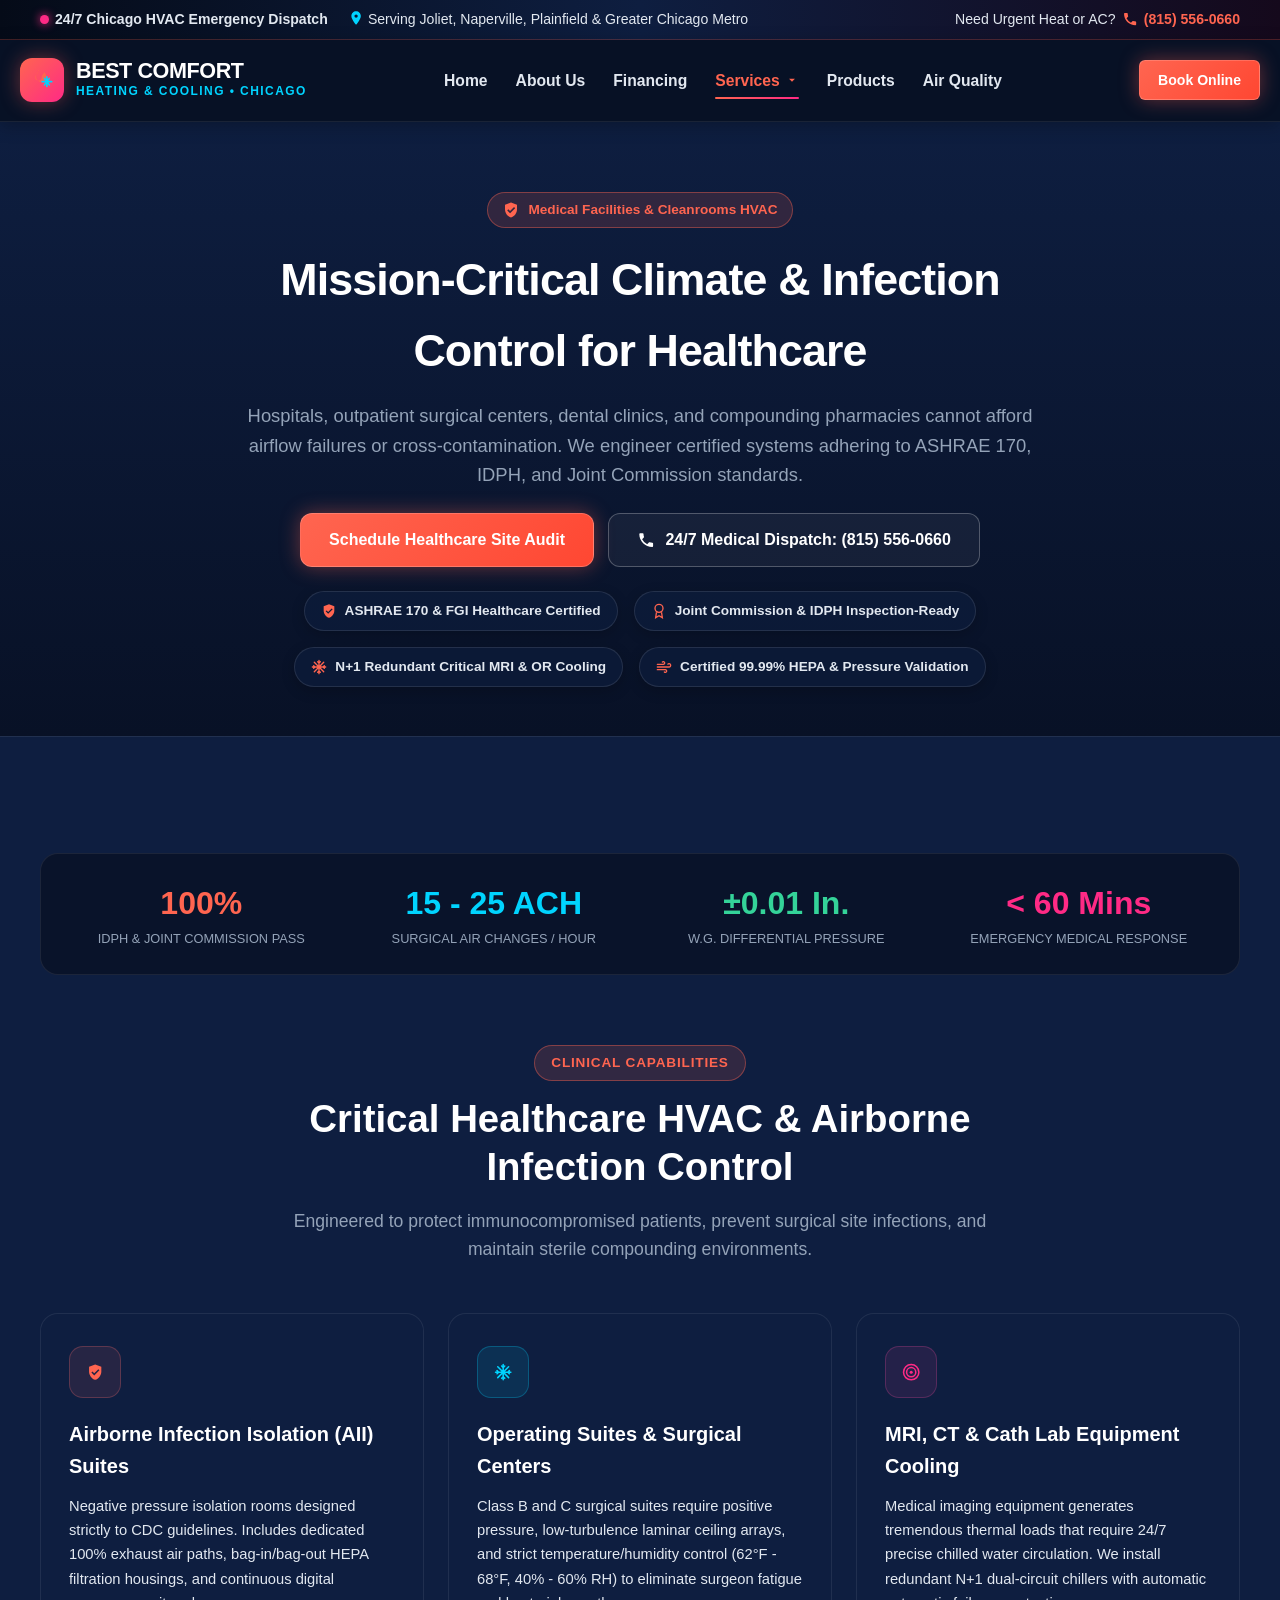
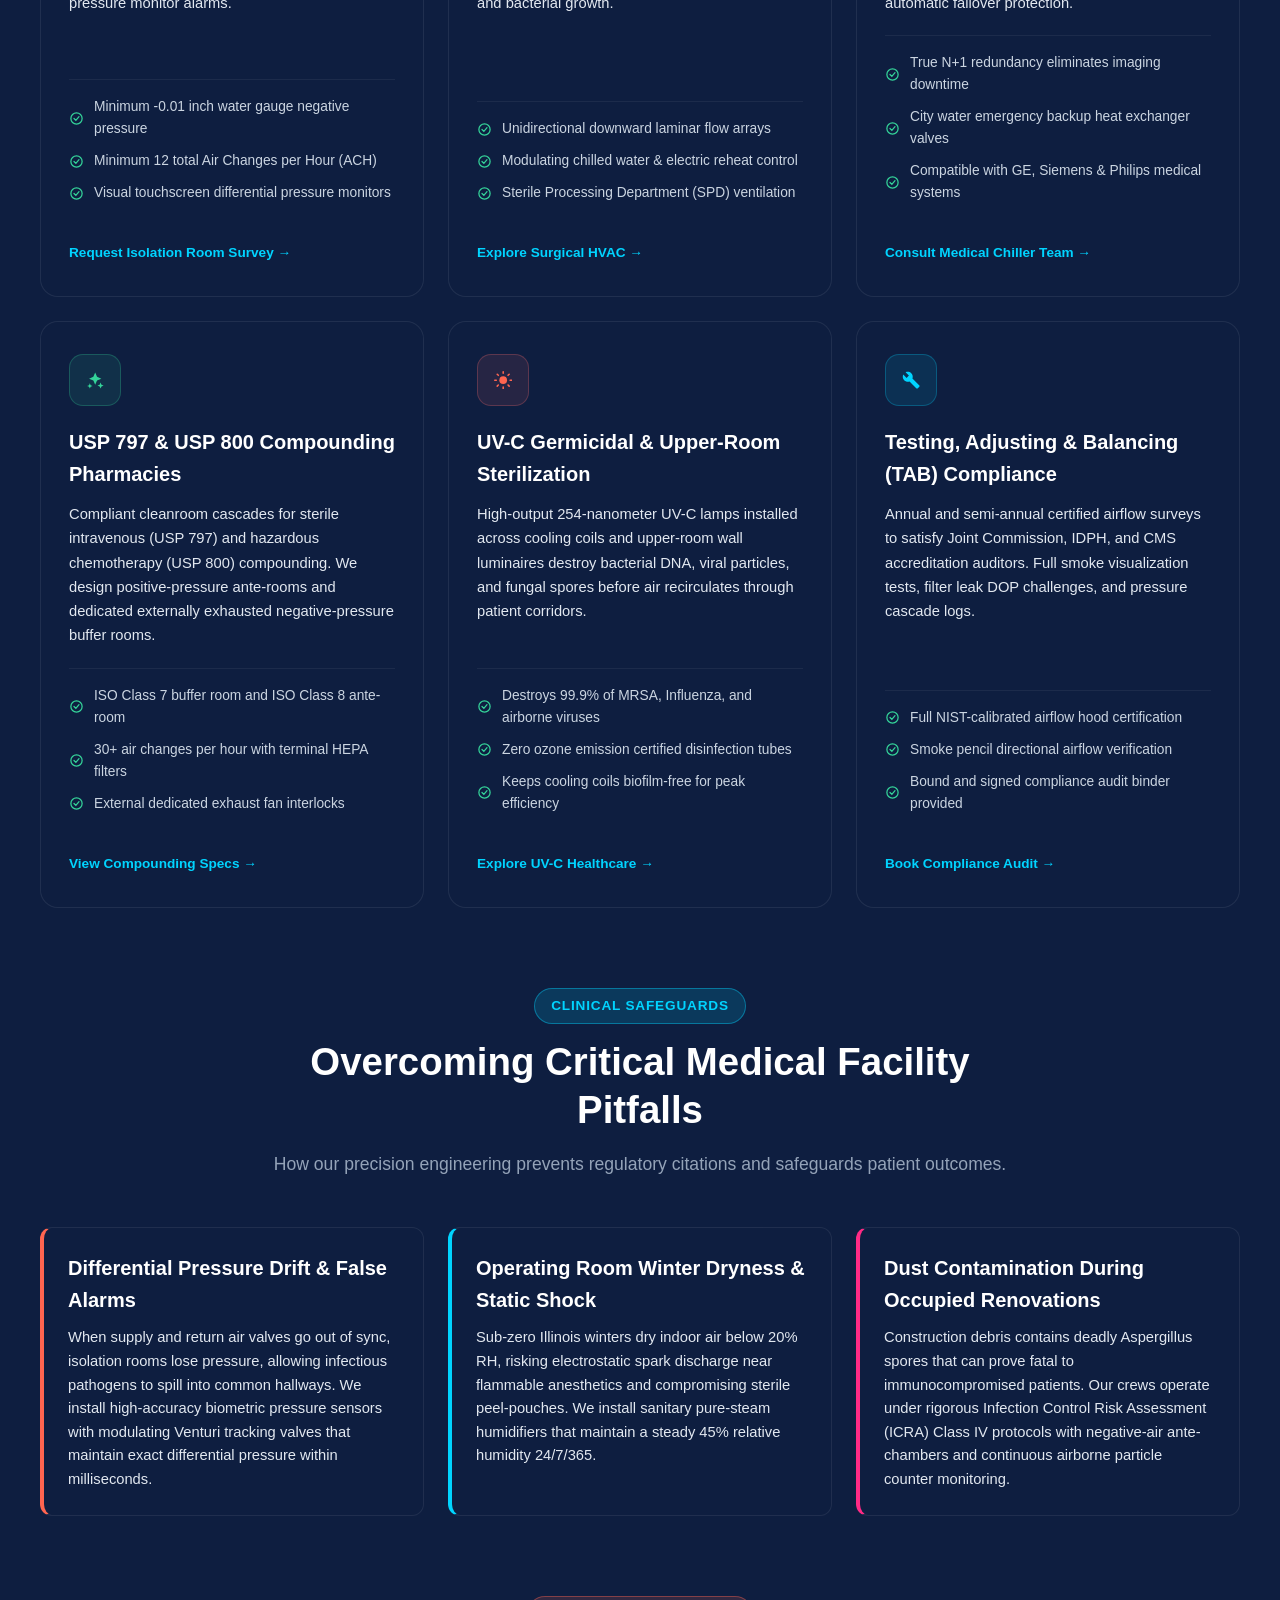
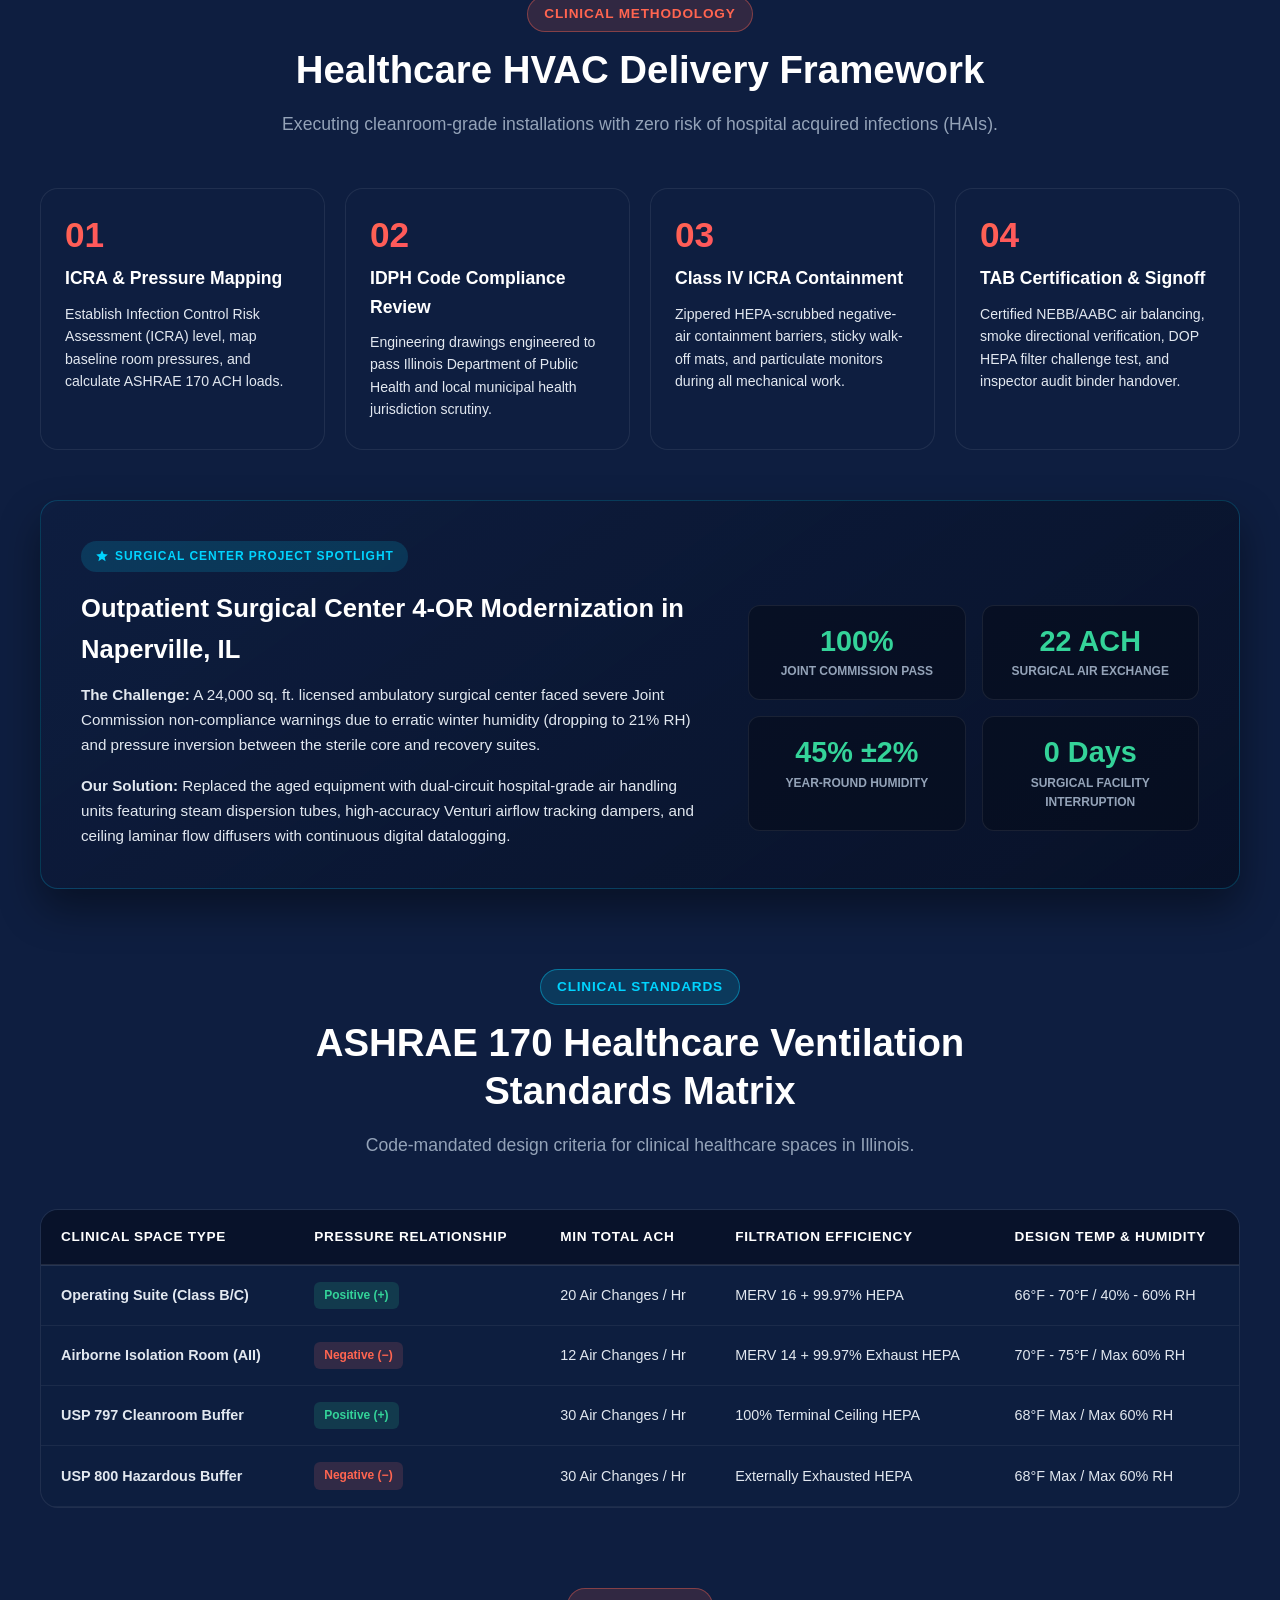
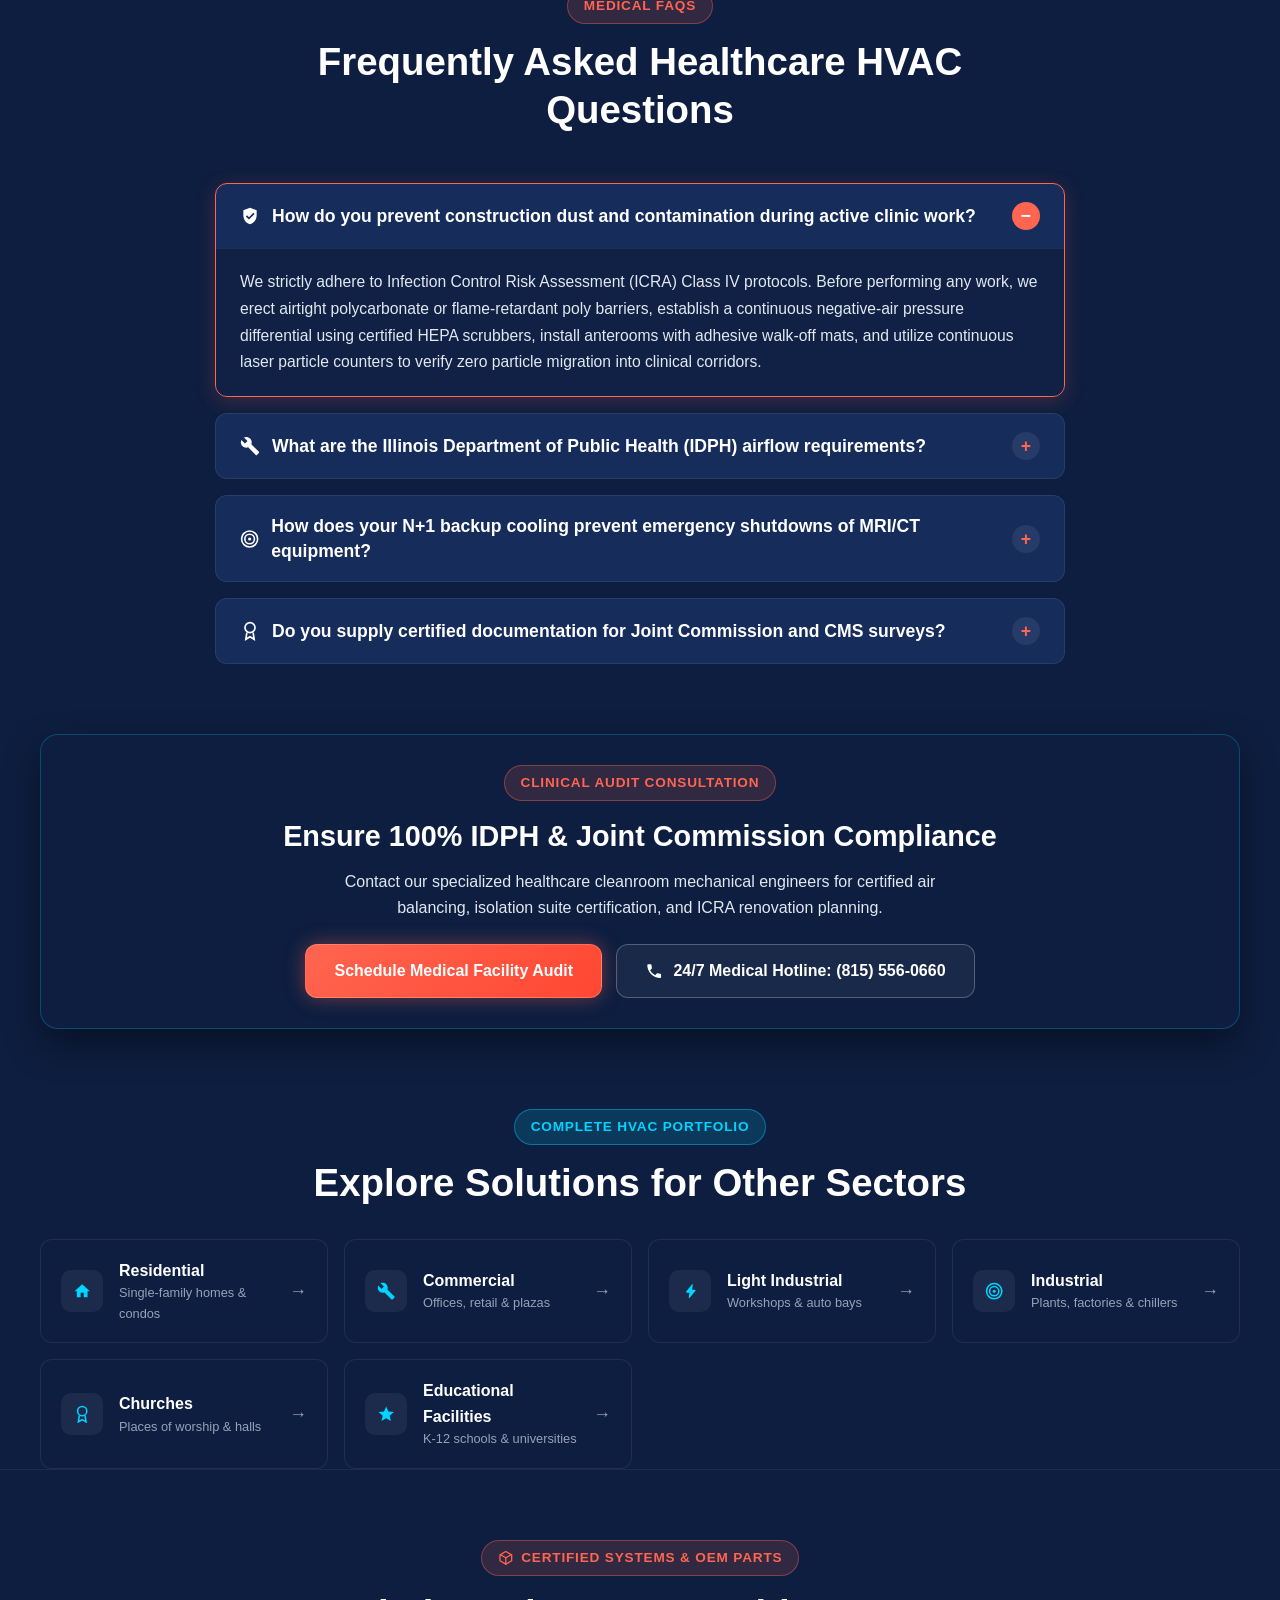
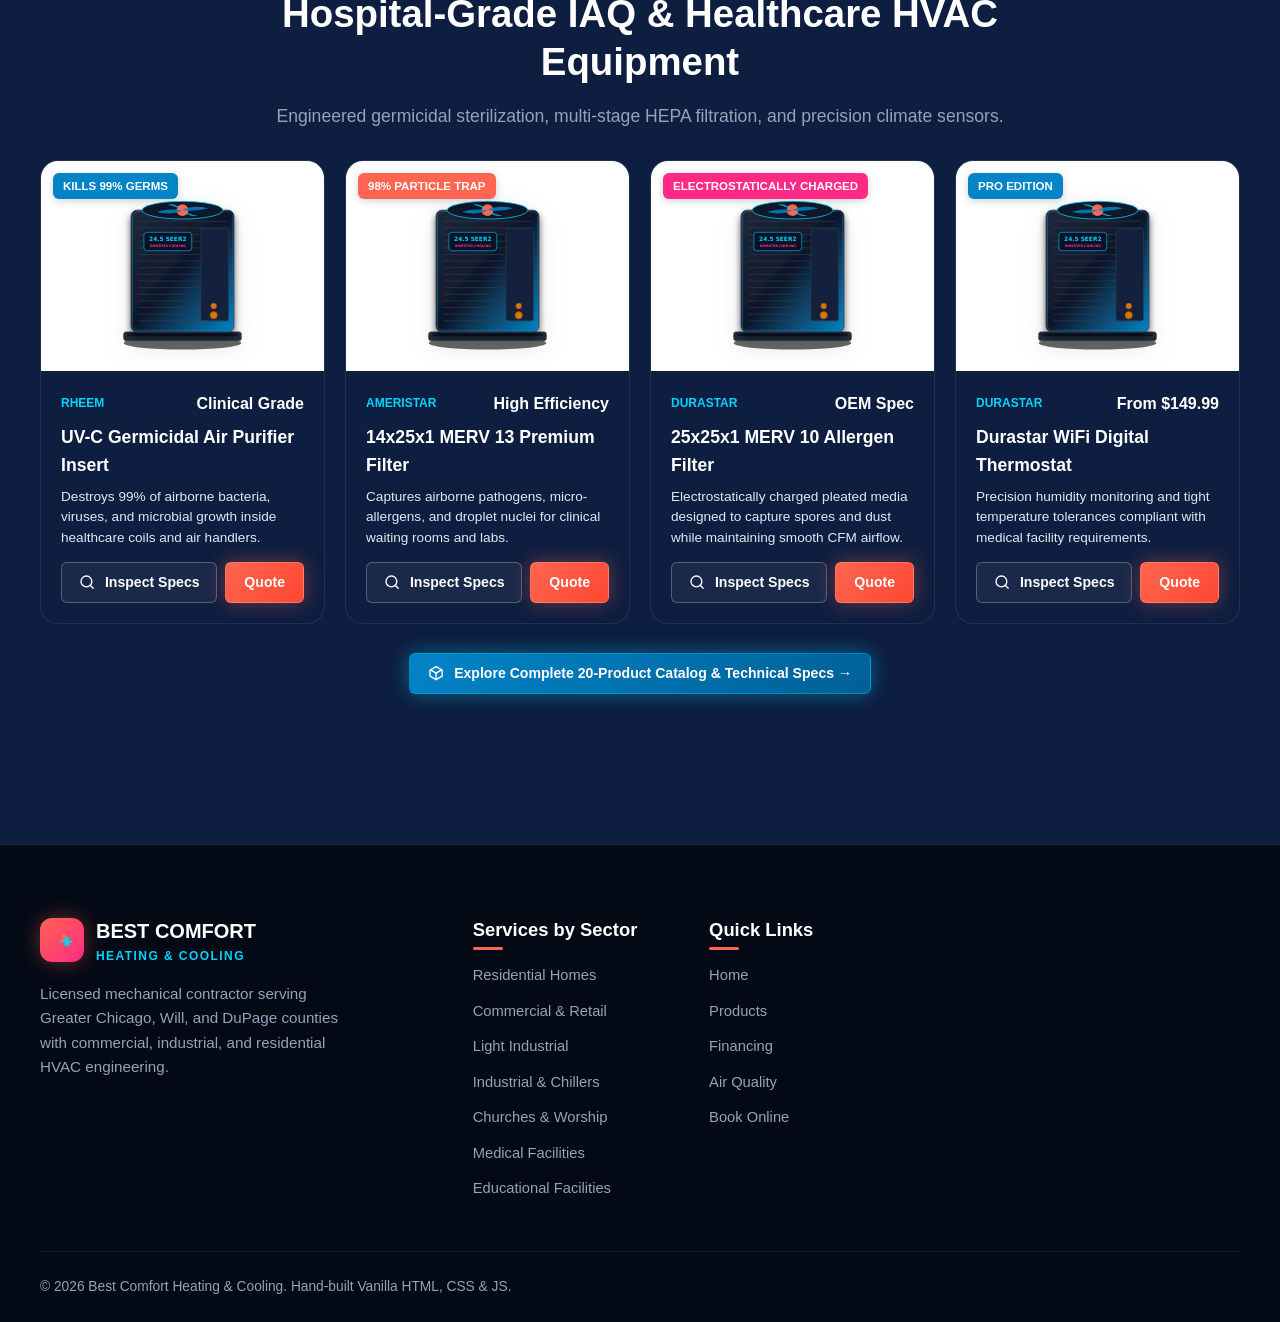
<file: services-medical.html>
<!DOCTYPE html>
<html lang="en">
<head>
  <meta charset="UTF-8">
  <meta name="viewport" content="width=device-width, initial-scale=1.0">
  <title>Medical Facility HVAC &amp; Cleanroom Climate Control | Best Comfort Chicago</title>
  <meta name="description" content="ASHRAE 170 compliant healthcare HVAC, positive/negative pressure isolation rooms, HEPA air scrubbers, and surgical climate control across Greater Chicago.">
  <link rel="stylesheet" href="assets/css/style.css">
  <link rel="stylesheet" href="assets/css/pages.css">
  <script src="assets/js/icons.js"></script>
</head>
<body>
  <svg id="svgSpriteDefs" style="display:none;" xmlns="http://www.w3.org/2000/svg">
  <defs>
    <symbol id="icon-fire" viewBox="0 0 24 24">
      <path d="M12 23c-4.97 0-9-4.03-9-9 0-4.12 2.76-7.86 5.86-10.37.78-.63 1.93-.15 2.06.85.22 1.69 1.08 3.19 2.08 4.26.17-2.19 1.13-4.22 2.72-5.74.83-.8 2.2-.28 2.3.87.28 3.09 1.76 5.13 2.98 6.42C22.04 12.43 23 14.15 23 16c0 3.86-3.14 7-7 7h-4zm0-2c3.87 0 7-3.13 7-7 0-1.42-.72-2.77-1.63-3.73-1.47-1.56-2.58-3.69-2.84-6.32-1.07 1.34-1.78 3.03-1.87 4.88-.06 1.1-.92 1.98-2.02 2.03-1.22.06-2.29-.86-2.39-2.08-.03-.39-.12-.76-.24-1.12-2.13 2.03-4.01 4.79-4.01 7.34 0 3.87 3.13 7 7 7zm-1-3c-1.66 0-3-1.34-3-3 0-1.31.84-2.41 2-2.83.55-.2 1.13.25 1.09.83-.07 1.07.78 1.98 1.86 2 .46.01.83.38.83.84 0 1.19-.88 2.16-2.04 2.16h-.74z"/>
    </symbol>

    <symbol id="icon-snowflake" viewBox="0 0 24 24">
      <path d="M12 2v20M2 12h20M4.93 4.93l14.14 14.14M4.93 19.07L19.07 4.93M12 6l2-2m-4 0l2 2m0 12l2 2m-4 0l2-2m-6-6l-2-2m0 4l2-2m12 0l2-2m0 4l-2-2" fill="none" stroke="currentColor" stroke-width="2" stroke-linecap="round"/>
    </symbol>

    <symbol id="icon-bolt" viewBox="0 0 24 24">
      <path d="M11 21h-1l1-7H7.5c-.88 0-1.33-1.06-.71-1.69L14.5 3h1l-1 7h3.5c.88 0 1.33 1.06.71 1.69L11 21z"/>
    </symbol>

    <symbol id="icon-shield" viewBox="0 0 24 24">
      <path d="M12 2L4 5v6.09c0 5.05 3.41 9.76 8 10.91 4.59-1.15 8-5.86 8-10.91V5l-8-3zm-1.25 14.25l-3.75-3.75 1.41-1.41 2.34 2.34 5.34-5.34 1.41 1.41-6.75 6.75z"/>
    </symbol>

    <symbol id="icon-droplet" viewBox="0 0 24 24">
      <path d="M12 2.69l5.66 5.66a8 8 0 1 1-11.31 0L12 2.69zm0 3.83L8.05 10.46a5.5 5.5 0 1 0 7.78 0L12 6.52z"/>
    </symbol>

    <symbol id="icon-sparkles" viewBox="0 0 24 24">
      <path d="M12 2l2.4 5.6L20 10l-5.6 2.4L12 18l-2.4-5.6L4 10l5.6-2.4zm7 13l1.2 2.8L23 19l-2.8 1.2L19 23l-1.2-2.8L15 19l2.8-1.2zM5 16l1 2.5L8.5 19.5 6 20.5 5 23l-1-2.5L1.5 19.5 4 18.5z"/>
    </symbol>

    <symbol id="icon-tools" viewBox="0 0 24 24">
      <path d="M22.7 19l-9.1-9.1c.9-2.3.4-5-1.5-6.9-2-2-5-2.4-7.4-1.3L9 6 6 9 1.6 4.7C.5 7.1.9 10.1 2.9 12.1c1.9 1.9 4.6 2.4 6.9 1.5l9.1 9.1c.4.4 1 .4 1.4 0l2.3-2.3c.5-.4.5-1.1.1-1.4z"/>
    </symbol>

    <symbol id="icon-phone" viewBox="0 0 24 24">
      <path d="M20.01 15.38c-1.23 0-2.42-.2-3.53-.56-.35-.12-.74-.03-1.01.24l-2.2 2.2a15.05 15.05 0 0 1-6.59-6.59l2.2-2.21c.28-.26.36-.65.25-1C8.7 6.35 8.5 5.16 8.5 3.93 8.5 3.42 8.08 3 7.57 3H4.06C3.55 3 3 3.42 3 3.93 3 13.36 10.64 21 20.01 21c.51 0 .99-.55.99-1.06v-3.56c0-.51-.42-.99-.99-.99z"/>
    </symbol>

    <symbol id="icon-map-pin" viewBox="0 0 24 24">
      <path d="M12 2C8.13 2 5 5.13 5 9c0 5.25 7 13 7 13s7-7.75 7-13c0-3.87-3.13-7-7-7zm0 9.5a2.5 2.5 0 0 1 0-5 2.5 2.5 0 0 1 0 5z"/>
    </symbol>

    <symbol id="icon-star" viewBox="0 0 24 24">
      <path d="M12 17.27L18.18 21l-1.64-7.03L22 9.24l-7.19-.61L12 2 9.19 8.63 2 9.24l5.46 4.73L5.82 21z"/>
    </symbol>

    <symbol id="icon-clock" viewBox="0 0 24 24">
      <circle cx="12" cy="12" r="9" fill="none" stroke="currentColor" stroke-width="2"/>
      <polyline points="12,7 12,12 15.5,14" fill="none" stroke="currentColor" stroke-width="2" stroke-linecap="round"/>
    </symbol>

    <symbol id="icon-alert" viewBox="0 0 24 24">
      <path d="M12 2L1 21h22L12 2zm0 3.5L20.25 19H3.75L12 5.5zM11 10v4h2v-4h-2zm0 6v2h2v-2h-2z"/>
    </symbol>

    <symbol id="icon-home" viewBox="0 0 24 24">
      <path d="M10 20v-6h4v6h5v-8h3L12 3 2 12h3v8z"/>
    </symbol>

    <symbol id="icon-package" viewBox="0 0 24 24">
      <path d="M21 16.5l-9 5.2-9-5.2V7.5l9-5.2 9 5.2v9z" fill="none" stroke="currentColor" stroke-width="2"/>
      <polyline points="3.27,6.96 12,12.01 20.73,6.96" fill="none" stroke="currentColor" stroke-width="2"/>
      <line x1="12" y1="22.08" x2="12" y2="12" stroke="currentColor" stroke-width="2"/>
    </symbol>

    <symbol id="icon-tag" viewBox="0 0 24 24">
      <path d="M21.41 11.58l-9-9C12.05 2.22 11.55 2 11 2H4c-1.1 0-2 .9-2 2v7c0 .55.22 1.05.59 1.42l9 9c.36.36.86.58 1.41.58.55 0 1.05-.22 1.41-.59l7-7c.37-.36.59-.86.59-1.41 0-.55-.23-1.06-.59-1.42zM5.5 7C4.67 7 4 6.33 4 5.5S4.67 4 5.5 4 7 4.67 7 5.5 6.33 7 5.5 7z"/>
    </symbol>

    <symbol id="icon-smartphone" viewBox="0 0 24 24">
      <rect x="5" y="2" width="14" height="20" rx="3" fill="none" stroke="currentColor" stroke-width="2"/>
      <line x1="10" y1="5" x2="14" y2="5" stroke="currentColor" stroke-width="2" stroke-linecap="round"/>
      <circle cx="12" cy="18" r="1" fill="currentColor"/>
    </symbol>

    <symbol id="icon-dollar" viewBox="0 0 24 24">
      <circle cx="12" cy="12" r="9" fill="none" stroke="currentColor" stroke-width="2"/>
      <path d="M12 6v12M15 9.5c0-1.38-1.34-2.5-3-2.5s-3 1.12-3 2.5 1.34 2.5 3 2.5 3 1.12 3 2.5-1.34 2.5-3 2.5-3-1.12-3-2.5" fill="none" stroke="currentColor" stroke-width="2" stroke-linecap="round"/>
    </symbol>

    <symbol id="icon-award" viewBox="0 0 24 24">
      <circle cx="12" cy="8" r="6" fill="none" stroke="currentColor" stroke-width="2"/>
      <polyline points="8.21,13.89 7,22 12,19 17,22 15.79,13.88" fill="none" stroke="currentColor" stroke-width="2"/>
    </symbol>

    <symbol id="icon-volume" viewBox="0 0 24 24">
      <polygon points="11,5 6,9 2,9 2,15 6,15 11,19" fill="currentColor"/>
      <path d="M15.54 8.46a5 5 0 0 1 0 7.07M19.07 4.93a10 10 0 0 1 0 14.14" fill="none" stroke="currentColor" stroke-width="2" stroke-linecap="round"/>
    </symbol>

    <symbol id="icon-refresh" viewBox="0 0 24 24">
      <path d="M21.5 2v6h-6M21.34 15.57a10 10 0 1 1-.57-8.38l6.73-5.19" fill="none" stroke="currentColor" stroke-width="2" stroke-linecap="round"/>
    </symbol>

    <symbol id="icon-leaf" viewBox="0 0 24 24">
      <path d="M17 8C8 10 5.9 16.17 3.82 21.34L5.71 22l1-2.3A4.49 4.49 0 0 0 8 20C19 20 22 3 22 3c-1 2-8 2-13 4 5.24 3.73 7 7 7 7s-3-1-6-1c-1 0-2 .1-3 .3C3.5 12 6.5 8 17 8z"/>
    </symbol>

    <symbol id="icon-sun" viewBox="0 0 24 24">
      <circle cx="12" cy="12" r="5" fill="currentColor"/>
      <path d="M12 1v2m0 18v2M4.22 4.22l1.42 1.42m12.72 12.72l1.42 1.42M1 12h2m18 0h2M4.22 19.78l1.42-1.42M18.36 5.64l1.42-1.42" stroke="currentColor" stroke-width="2" stroke-linecap="round"/>
    </symbol>

    <symbol id="icon-wind" viewBox="0 0 24 24">
      <path d="M9.59 4.59A2 2 0 1 1 11 8H2m10.59 11.41A2 2 0 1 0 14 16H2m15.73-8.27A2.5 2.5 0 1 1 19.5 12H2" fill="none" stroke="currentColor" stroke-width="2" stroke-linecap="round"/>
    </symbol>

    <symbol id="icon-plug" viewBox="0 0 24 24">
      <path d="M9 2v6m6-6v6M6 8h12v5a6 6 0 0 1-12 0V8zm6 11v3" fill="none" stroke="currentColor" stroke-width="2" stroke-linecap="round"/>
    </symbol>

    <symbol id="icon-ruler" viewBox="0 0 24 24">
      <rect x="2" y="7" width="20" height="10" rx="2" fill="none" stroke="currentColor" stroke-width="2"/>
      <line x1="6" y1="7" x2="6" y2="12" stroke="currentColor" stroke-width="2"/>
      <line x1="10" y1="7" x2="10" y2="10" stroke="currentColor" stroke-width="2"/>
      <line x1="14" y1="7" x2="14" y2="12" stroke="currentColor" stroke-width="2"/>
      <line x1="18" y1="7" x2="18" y2="10" stroke="currentColor" stroke-width="2"/>
    </symbol>

    <symbol id="icon-calendar" viewBox="0 0 24 24">
      <rect x="3" y="4" width="18" height="18" rx="2" fill="none" stroke="currentColor" stroke-width="2"/>
      <line x1="16" y1="2" x2="16" y2="6" stroke="currentColor" stroke-width="2"/>
      <line x1="8" y1="2" x2="8" y2="6" stroke="currentColor" stroke-width="2"/>
      <line x1="3" y1="10" x2="21" y2="10" stroke="currentColor" stroke-width="2"/>
    </symbol>

    <symbol id="icon-search" viewBox="0 0 24 24">
      <circle cx="11" cy="11" r="8" fill="none" stroke="currentColor" stroke-width="2"/>
      <line x1="21" y1="21" x2="16.65" y2="16.65" stroke="currentColor" stroke-width="2" stroke-linecap="round"/>
    </symbol>

    <symbol id="icon-eye" viewBox="0 0 24 24">
      <path d="M12 4.5C7 4.5 2.73 7.61 1 12c1.73 4.39 6 7.5 11 7.5s9.27-3.11 11-7.5c-1.73-4.39-6-7.5-11-7.5zm0 12.5a5 5 0 1 1 0-10 5 5 0 0 1 0 10zm0-8a3 3 0 1 0 0 6 3 3 0 0 0 0-6z"/>
    </symbol>

    <symbol id="icon-check-circle" viewBox="0 0 24 24">
      <circle cx="12" cy="12" r="9" fill="none" stroke="currentColor" stroke-width="2"/>
      <polyline points="8,12 11,15 16,9" fill="none" stroke="currentColor" stroke-width="2" stroke-linecap="round"/>
    </symbol>

    <symbol id="icon-brand-flame-ice" viewBox="0 0 32 32">
      <path d="M12 4c-.3 1.2-1 2.2-1.7 3.2C9.3 8.7 8.6 10.2 8.6 12.1c0 3.5 2.9 6.4 6.4 6.4s6.4-2.9 6.4-6.4c0-2.6-1.3-4.6-2.8-6.1-.2 1-.7 2-1.4 2.7-.9.9-1.5 2.5-1.5 4.1 0 2.2-1.8 4-4 4s-4-1.8-4-4c0-1.4.6-2.6 1.6-3.6.5-.6 1-1.2 1.4-1.9.5-1.1.6-2.2.3-3.3z" fill="#ff6550"/>
      <path d="M22 12v12m-6-6h12m-9-4l6 8m-6 0l6-8" fill="none" stroke="#00d4ff" stroke-width="2" stroke-linecap="round"/>
    </symbol>

    <symbol id="icon-mail" viewBox="0 0 24 24">
      <path d="M4 4h16c1.1 0 2 .9 2 2v12c0 1.1-.9 2-2 2H4c-1.1 0-2-.9-2-2V6c0-1.1.9-2 2-2z" fill="none" stroke="currentColor" stroke-width="2"/>
      <polyline points="22,6 12,13 2,6" fill="none" stroke="currentColor" stroke-width="2"/>
    </symbol>

    <symbol id="icon-diamond" viewBox="0 0 24 24">
      <polygon points="12,2 22,12 12,22 2,12" fill="currentColor"/>
    </symbol>

    <symbol id="icon-target" viewBox="0 0 24 24">
      <circle cx="12" cy="12" r="10" fill="none" stroke="currentColor" stroke-width="2"/>
      <circle cx="12" cy="12" r="6" fill="none" stroke="currentColor" stroke-width="2"/>
      <circle cx="12" cy="12" r="2" fill="currentColor"/>
    </symbol>

    <symbol id="icon-users" viewBox="0 0 24 24">
      <path d="M17 21v-2a4 4 0 0 0-4-4H5a4 4 0 0 0-4 4v2" fill="none" stroke="currentColor" stroke-width="2" stroke-linecap="round"/>
      <circle cx="9" cy="7" r="4" fill="none" stroke="currentColor" stroke-width="2"/>
      <path d="M23 21v-2a4 4 0 0 0-3-3.87M16 3.13a4 4 0 0 1 0 7.75" fill="none" stroke="currentColor" stroke-width="2" stroke-linecap="round"/>
    </symbol>
  </defs>
</svg>

    <aside class="top-bar" aria-label="Emergency Announcement">
    <div class="container top-bar-inner">
      <div class="top-bar-info">
        <div class="top-bar-item">
          <span class="emergency-pulse"></span>
          <strong>24/7 Chicago HVAC Emergency Dispatch</strong>
        </div>
        <div class="top-bar-item">
          <span><svg class="svg-icon" style="color:var(--rich-blue-electric);"><use href="#icon-map-pin"></use></svg> Serving Joliet, Naperville, Plainfield &amp; Greater Chicago Metro</span>
        </div>
      </div>
      <div class="top-bar-item">
        <span>Need Urgent Heat or AC?</span>
        <a href="tel:8155560660" class="top-phone-link" id="topEmergencyCall">
          <svg class="svg-icon"><use href="#icon-phone"></use></svg> (815) 556-0660
        </a>
      </div>
    </div>
  </aside>

  <header class="site-header">
    <div class="container header-inner">
      <a href="index.html" class="logo-brand">
        <div class="logo-icon"><svg class="svg-icon"><use href="#icon-brand-flame-ice"></use></svg></div>
        <div class="logo-text">
          <h1>BEST COMFORT</h1>
          <span>HEATING &amp; COOLING • CHICAGO</span>
        </div>
      </a>

      <nav class="nav-menu" aria-label="Main Navigation">
        <a href="index.html" class="nav-link" id="navHome">Home</a>
        <a href="about.html" class="nav-link" id="navAbout">About Us</a>
        <a href="financing.html" class="nav-link" id="navFinancing">Financing</a>

        <div class="nav-item-dropdown" id="navServicesDropdown">
          <a href="services.html" class="nav-link dropdown-toggle active" id="navServices">
            Services
            <svg class="dropdown-arrow" viewBox="0 0 24 24" width="14" height="14"><path d="M7 10l5 5 5-5z" fill="currentColor"/></svg>
          </a>
          <div class="dropdown-menu">
            <div class="dropdown-header">
              <span class="dropdown-title">HVAC Solutions by Sector</span>
              <a href="services.html" class="dropdown-view-all">All Services &rarr;</a>
            </div>
            <div class="dropdown-grid">
              <a href="services-residential.html" class="dropdown-link"><div class="dropdown-link-icon icon-residential"><svg class="svg-icon"><use href="#icon-home"></use></svg></div><div class="dropdown-link-info"><span class="dropdown-link-title">Residential</span><span class="dropdown-link-desc">Single-family homes &amp; condos</span></div></a>
              <a href="services-commercial.html" class="dropdown-link"><div class="dropdown-link-icon icon-commercial"><svg class="svg-icon"><use href="#icon-tools"></use></svg></div><div class="dropdown-link-info"><span class="dropdown-link-title">Commercial</span><span class="dropdown-link-desc">Offices, retail &amp; plazas</span></div></a>
              <a href="services-light-industrial.html" class="dropdown-link"><div class="dropdown-link-icon icon-light-ind"><svg class="svg-icon"><use href="#icon-bolt"></use></svg></div><div class="dropdown-link-info"><span class="dropdown-link-title">Light Industrial</span><span class="dropdown-link-desc">Workshops &amp; auto bays</span></div></a>
              <a href="services-industrial.html" class="dropdown-link"><div class="dropdown-link-icon icon-industrial"><svg class="svg-icon"><use href="#icon-target"></use></svg></div><div class="dropdown-link-info"><span class="dropdown-link-title">Industrial</span><span class="dropdown-link-desc">Plants, factories &amp; chillers</span></div></a>
              <a href="services-churches.html" class="dropdown-link"><div class="dropdown-link-icon icon-churches"><svg class="svg-icon"><use href="#icon-award"></use></svg></div><div class="dropdown-link-info"><span class="dropdown-link-title">Churches</span><span class="dropdown-link-desc">Places of worship &amp; halls</span></div></a>
              <a href="services-medical.html" class="dropdown-link active"><div class="dropdown-link-icon icon-medical"><svg class="svg-icon"><use href="#icon-shield"></use></svg></div><div class="dropdown-link-info"><span class="dropdown-link-title">Medical Facilities</span><span class="dropdown-link-desc">Clinics, labs &amp; cleanrooms</span></div></a>
              <a href="services-educational.html" class="dropdown-link"><div class="dropdown-link-icon icon-educational"><svg class="svg-icon"><use href="#icon-star"></use></svg></div><div class="dropdown-link-info"><span class="dropdown-link-title">Educational Facilities</span><span class="dropdown-link-desc">K-12 schools &amp; universities</span></div></a>
            </div>
          </div>
        </div>

        <a href="products.html" class="nav-link" id="navProducts">Products</a>
        <a href="air-quality.html" class="nav-link" id="navAirQuality">Air Quality</a>
      </nav>

      <div class="nav-actions">
        <a href="contact.html" class="btn btn-salmon btn-sm" id="navBookOnline">Book Online</a>
        <button class="mobile-toggle" aria-label="Toggle Menu"><span></span><span></span><span></span></button>
      </div>
    </div>
  </header>

  <div class="mobile-backdrop"></div>
  <div class="mobile-nav-drawer">
    <div class="mobile-drawer-header">
      <div class="logo-text"><h2 style="font-size:1.15rem; color:#fff; font-weight:800;">BEST COMFORT</h2></div>
      <button class="mobile-close-btn">&times;</button>
    </div>
    <div class="mobile-menu-list">
      <a href="index.html" class="nav-link">Home</a>
      <a href="about.html" class="nav-link">About Us</a>
      <a href="financing.html" class="nav-link">Financing (0% APR)</a>
      <div class="mobile-dropdown-item">
        <div class="mobile-dropdown-trigger">
          <a href="services.html" class="nav-link active">Services</a>
          <button type="button" class="mobile-sub-toggle active">&#9662;</button>
        </div>
        <div class="mobile-sub-menu open">
          <a href="services-residential.html" class="mobile-sub-link">&bull; Residential</a>
          <a href="services-commercial.html" class="mobile-sub-link">&bull; Commercial</a>
          <a href="services-light-industrial.html" class="mobile-sub-link">&bull; Light Industrial</a>
          <a href="services-industrial.html" class="mobile-sub-link">&bull; Industrial</a>
          <a href="services-churches.html" class="mobile-sub-link">&bull; Churches</a>
          <a href="services-medical.html" class="mobile-sub-link active">&bull; Medical Facilities</a>
          <a href="services-educational.html" class="mobile-sub-link">&bull; Educational Facilities</a>
        </div>
      </div>
      <a href="products.html" class="nav-link">Products</a>
      <a href="air-quality.html" class="nav-link">Air Quality</a>
      <a href="contact.html" class="nav-link">Contact</a>
    </div>
  </div>
  <section class="page-hero">
    <div class="container page-hero-inner">
      <div class="sector-hero-badge badge-salmon">
        <svg class="svg-icon" style="width:18px; height:18px;"><use href="#icon-shield"></use></svg>
        <span>Medical Facilities &amp; Cleanrooms HVAC</span>
      </div>
      <h1>Mission-Critical Climate &amp; Infection Control for Healthcare</h1>
      <p>
        Hospitals, outpatient surgical centers, dental clinics, and compounding pharmacies cannot afford airflow failures or cross-contamination. We engineer certified systems adhering to ASHRAE 170, IDPH, and Joint Commission standards.
      </p>
      <div style="margin-top:24px; display:flex; gap:14px; justify-content:center; flex-wrap:wrap;">
        <a href="contact.html" class="btn btn-salmon">Schedule Healthcare Site Audit</a>
        <a href="tel:8155560660" class="btn btn-outline"><svg class="svg-icon"><use href="#icon-phone"></use></svg> 24/7 Medical Dispatch: (815) 556-0660</a>
      </div>

      <div class="sector-trust-strip">
        <div class="sector-trust-pill">
          <svg class="svg-icon"><use href="#icon-shield"></use></svg>
          <span>ASHRAE 170 &amp; FGI Healthcare Certified</span>
        </div>
        <div class="sector-trust-pill">
          <svg class="svg-icon"><use href="#icon-award"></use></svg>
          <span>Joint Commission &amp; IDPH Inspection-Ready</span>
        </div>
        <div class="sector-trust-pill">
          <svg class="svg-icon"><use href="#icon-snowflake"></use></svg>
          <span>N+1 Redundant Critical MRI &amp; OR Cooling</span>
        </div>
        <div class="sector-trust-pill">
          <svg class="svg-icon"><use href="#icon-wind"></use></svg>
          <span>Certified 99.99% HEPA &amp; Pressure Validation</span>
        </div>
      </div>
    </div>
  </section>

  <main class="section section-navy">
    <div class="container">

      <div class="sector-stats-bar">
        <div style="text-align:center;">
          <h3 style="font-size:2rem; font-weight:800; color:var(--electric-salmon);">100%</h3>
          <p style="font-size:0.8rem; color:var(--text-muted); text-transform:uppercase;">IDPH &amp; Joint Commission Pass</p>
        </div>
        <div style="text-align:center;">
          <h3 style="font-size:2rem; font-weight:800; color:var(--rich-blue-electric);">15 - 25 ACH</h3>
          <p style="font-size:0.8rem; color:var(--text-muted); text-transform:uppercase;">Surgical Air Changes / Hour</p>
        </div>
        <div style="text-align:center;">
          <h3 style="font-size:2rem; font-weight:800; color:#34d399;">&plusmn;0.01 In.</h3>
          <p style="font-size:0.8rem; color:var(--text-muted); text-transform:uppercase;">W.G. Differential Pressure</p>
        </div>
        <div style="text-align:center;">
          <h3 style="font-size:2rem; font-weight:800; color:var(--vibrant-pink);">&lt; 60 Mins</h3>
          <p style="font-size:0.8rem; color:var(--text-muted); text-transform:uppercase;">Emergency Medical Response</p>
        </div>
      </div>

      <div class="section-header" style="margin-top:70px;">
        <div class="badge-pill badge-salmon">Clinical Capabilities</div>
        <h2 class="section-title">Critical Healthcare HVAC &amp; Airborne Infection Control</h2>
        <p class="section-subtitle">
          Engineered to protect immunocompromised patients, prevent surgical site infections, and maintain sterile compounding environments.
        </p>
      </div>

      <div class="sector-cap-grid">
        
        <div class="sector-cap-card">
          <div class="sector-cap-icon salmon">
            <svg class="svg-icon"><use href="#icon-shield"></use></svg>
          </div>
          <h3 class="sector-cap-title">Airborne Infection Isolation (AII) Suites</h3>
          <p class="sector-cap-desc">
            Negative pressure isolation rooms designed strictly to CDC guidelines. Includes dedicated 100% exhaust air paths, bag-in/bag-out HEPA filtration housings, and continuous digital pressure monitor alarms.
          </p>
          <ul class="sector-cap-features">
            <li><svg class="svg-icon"><use href="#icon-check-circle"></use></svg> Minimum -0.01 inch water gauge negative pressure</li>
            <li><svg class="svg-icon"><use href="#icon-check-circle"></use></svg> Minimum 12 total Air Changes per Hour (ACH)</li>
            <li><svg class="svg-icon"><use href="#icon-check-circle"></use></svg> Visual touchscreen differential pressure monitors</li>
          </ul>
          <div class="sector-cap-footer">
            <a href="contact.html">Request Isolation Room Survey &rarr;</a>
          </div>
        </div>

        <div class="sector-cap-card">
          <div class="sector-cap-icon">
            <svg class="svg-icon"><use href="#icon-snowflake"></use></svg>
          </div>
          <h3 class="sector-cap-title">Operating Suites &amp; Surgical Centers</h3>
          <p class="sector-cap-desc">
            Class B and C surgical suites require positive pressure, low-turbulence laminar ceiling arrays, and strict temperature/humidity control (62°F - 68°F, 40% - 60% RH) to eliminate surgeon fatigue and bacterial growth.
          </p>
          <ul class="sector-cap-features">
            <li><svg class="svg-icon"><use href="#icon-check-circle"></use></svg> Unidirectional downward laminar flow arrays</li>
            <li><svg class="svg-icon"><use href="#icon-check-circle"></use></svg> Modulating chilled water &amp; electric reheat control</li>
            <li><svg class="svg-icon"><use href="#icon-check-circle"></use></svg> Sterile Processing Department (SPD) ventilation</li>
          </ul>
          <div class="sector-cap-footer">
            <a href="contact.html">Explore Surgical HVAC &rarr;</a>
          </div>
        </div>

        <div class="sector-cap-card">
          <div class="sector-cap-icon pink">
            <svg class="svg-icon"><use href="#icon-target"></use></svg>
          </div>
          <h3 class="sector-cap-title">MRI, CT &amp; Cath Lab Equipment Cooling</h3>
          <p class="sector-cap-desc">
            Medical imaging equipment generates tremendous thermal loads that require 24/7 precise chilled water circulation. We install redundant N+1 dual-circuit chillers with automatic automatic failover protection.
          </p>
          <ul class="sector-cap-features">
            <li><svg class="svg-icon"><use href="#icon-check-circle"></use></svg> True N+1 redundancy eliminates imaging downtime</li>
            <li><svg class="svg-icon"><use href="#icon-check-circle"></use></svg> City water emergency backup heat exchanger valves</li>
            <li><svg class="svg-icon"><use href="#icon-check-circle"></use></svg> Compatible with GE, Siemens &amp; Philips medical systems</li>
          </ul>
          <div class="sector-cap-footer">
            <a href="contact.html">Consult Medical Chiller Team &rarr;</a>
          </div>
        </div>

        <div class="sector-cap-card">
          <div class="sector-cap-icon emerald">
            <svg class="svg-icon"><use href="#icon-sparkles"></use></svg>
          </div>
          <h3 class="sector-cap-title">USP 797 &amp; USP 800 Compounding Pharmacies</h3>
          <p class="sector-cap-desc">
            Compliant cleanroom cascades for sterile intravenous (USP 797) and hazardous chemotherapy (USP 800) compounding. We design positive-pressure ante-rooms and dedicated externally exhausted negative-pressure buffer rooms.
          </p>
          <ul class="sector-cap-features">
            <li><svg class="svg-icon"><use href="#icon-check-circle"></use></svg> ISO Class 7 buffer room and ISO Class 8 ante-room</li>
            <li><svg class="svg-icon"><use href="#icon-check-circle"></use></svg> 30+ air changes per hour with terminal HEPA filters</li>
            <li><svg class="svg-icon"><use href="#icon-check-circle"></use></svg> External dedicated exhaust fan interlocks</li>
          </ul>
          <div class="sector-cap-footer">
            <a href="air-quality.html">View Compounding Specs &rarr;</a>
          </div>
        </div>

        <div class="sector-cap-card">
          <div class="sector-cap-icon salmon">
            <svg class="svg-icon"><use href="#icon-sun"></use></svg>
          </div>
          <h3 class="sector-cap-title">UV-C Germicidal &amp; Upper-Room Sterilization</h3>
          <p class="sector-cap-desc">
            High-output 254-nanometer UV-C lamps installed across cooling coils and upper-room wall luminaires destroy bacterial DNA, viral particles, and fungal spores before air recirculates through patient corridors.
          </p>
          <ul class="sector-cap-features">
            <li><svg class="svg-icon"><use href="#icon-check-circle"></use></svg> Destroys 99.9% of MRSA, Influenza, and airborne viruses</li>
            <li><svg class="svg-icon"><use href="#icon-check-circle"></use></svg> Zero ozone emission certified disinfection tubes</li>
            <li><svg class="svg-icon"><use href="#icon-check-circle"></use></svg> Keeps cooling coils biofilm-free for peak efficiency</li>
          </ul>
          <div class="sector-cap-footer">
            <a href="air-quality.html">Explore UV-C Healthcare &rarr;</a>
          </div>
        </div>

        <div class="sector-cap-card">
          <div class="sector-cap-icon">
            <svg class="svg-icon"><use href="#icon-tools"></use></svg>
          </div>
          <h3 class="sector-cap-title">Testing, Adjusting &amp; Balancing (TAB) Compliance</h3>
          <p class="sector-cap-desc">
            Annual and semi-annual certified airflow surveys to satisfy Joint Commission, IDPH, and CMS accreditation auditors. Full smoke visualization tests, filter leak DOP challenges, and pressure cascade logs.
          </p>
          <ul class="sector-cap-features">
            <li><svg class="svg-icon"><use href="#icon-check-circle"></use></svg> Full NIST-calibrated airflow hood certification</li>
            <li><svg class="svg-icon"><use href="#icon-check-circle"></use></svg> Smoke pencil directional airflow verification</li>
            <li><svg class="svg-icon"><use href="#icon-check-circle"></use></svg> Bound and signed compliance audit binder provided</li>
          </ul>
          <div class="sector-cap-footer">
            <a href="contact.html">Book Compliance Audit &rarr;</a>
          </div>
        </div>
      </div>

      <div class="section-header" style="margin-top:80px;">
        <div class="badge-pill badge-blue">Clinical Safeguards</div>
        <h2 class="section-title">Overcoming Critical Medical Facility Pitfalls</h2>
        <p class="section-subtitle">
          How our precision engineering prevents regulatory citations and safeguards patient outcomes.
        </p>
      </div>

      <div class="sector-challenges-grid">
        <div class="sector-challenge-card salmon">
          <h3 style="font-size:1.25rem; color:#fff; font-weight:800; margin-bottom:10px;">Differential Pressure Drift &amp; False Alarms</h3>
          <p style="color:var(--text-light); font-size:0.92rem; line-height:1.6;">
            When supply and return air valves go out of sync, isolation rooms lose pressure, allowing infectious pathogens to spill into common hallways. We install high-accuracy biometric pressure sensors with modulating Venturi tracking valves that maintain exact differential pressure within milliseconds.
          </p>
        </div>
        <div class="sector-challenge-card">
          <h3 style="font-size:1.25rem; color:#fff; font-weight:800; margin-bottom:10px;">Operating Room Winter Dryness &amp; Static Shock</h3>
          <p style="color:var(--text-light); font-size:0.92rem; line-height:1.6;">
            Sub-zero Illinois winters dry indoor air below 20% RH, risking electrostatic spark discharge near flammable anesthetics and compromising sterile peel-pouches. We install sanitary pure-steam humidifiers that maintain a steady 45% relative humidity 24/7/365.
          </p>
        </div>
        <div class="sector-challenge-card pink">
          <h3 style="font-size:1.25rem; color:#fff; font-weight:800; margin-bottom:10px;">Dust Contamination During Occupied Renovations</h3>
          <p style="color:var(--text-light); font-size:0.92rem; line-height:1.6;">
            Construction debris contains deadly Aspergillus spores that can prove fatal to immunocompromised patients. Our crews operate under rigorous Infection Control Risk Assessment (ICRA) Class IV protocols with negative-air ante-chambers and continuous airborne particle counter monitoring.
          </p>
        </div>
      </div>

      <div class="section-header" style="margin-top:80px;">
        <div class="badge-pill badge-salmon">Clinical Methodology</div>
        <h2 class="section-title">Healthcare HVAC Delivery Framework</h2>
        <p class="section-subtitle">
          Executing cleanroom-grade installations with zero risk of hospital acquired infections (HAIs).
        </p>
      </div>

      <div class="sector-process-grid">
        <div class="sector-process-card">
          <div class="process-step-num">01</div>
          <h3 class="process-step-title">ICRA &amp; Pressure Mapping</h3>
          <p class="process-step-desc">
            Establish Infection Control Risk Assessment (ICRA) level, map baseline room pressures, and calculate ASHRAE 170 ACH loads.
          </p>
        </div>
        <div class="sector-process-card">
          <div class="process-step-num">02</div>
          <h3 class="process-step-title">IDPH Code Compliance Review</h3>
          <p class="process-step-desc">
            Engineering drawings engineered to pass Illinois Department of Public Health and local municipal health jurisdiction scrutiny.
          </p>
        </div>
        <div class="sector-process-card">
          <div class="process-step-num">03</div>
          <h3 class="process-step-title">Class IV ICRA Containment</h3>
          <p class="process-step-desc">
            Zippered HEPA-scrubbed negative-air containment barriers, sticky walk-off mats, and particulate monitors during all mechanical work.
          </p>
        </div>
        <div class="sector-process-card">
          <div class="process-step-num">04</div>
          <h3 class="process-step-title">TAB Certification &amp; Signoff</h3>
          <p class="process-step-desc">
            Certified NEBB/AABC air balancing, smoke directional verification, DOP HEPA filter challenge test, and inspector audit binder handover.
          </p>
        </div>
      </div>

      <div class="sector-case-study">
        <div class="case-study-badge">
          <svg class="svg-icon" style="width:14px; height:14px;"><use href="#icon-star"></use></svg>
          <span>Surgical Center Project Spotlight</span>
        </div>
        <div class="sector-case-study-grid">
          <div>
            <h3 style="font-size:1.6rem; color:#fff; font-weight:800; margin-bottom:12px;">
              Outpatient Surgical Center 4-OR Modernization in Naperville, IL
            </h3>
            <p style="color:var(--text-light); font-size:0.95rem; line-height:1.65; margin-bottom:16px;">
              <strong>The Challenge:</strong> A 24,000 sq. ft. licensed ambulatory surgical center faced severe Joint Commission non-compliance warnings due to erratic winter humidity (dropping to 21% RH) and pressure inversion between the sterile core and recovery suites.
            </p>
            <p style="color:var(--text-light); font-size:0.95rem; line-height:1.65;">
              <strong>Our Solution:</strong> Replaced the aged equipment with dual-circuit hospital-grade air handling units featuring steam dispersion tubes, high-accuracy Venturi airflow tracking dampers, and ceiling laminar flow diffusers with continuous digital datalogging.
            </p>
          </div>
          <div class="case-study-stats">
            <div class="case-study-stat-box">
              <div class="case-study-stat-val">100%</div>
              <div class="case-study-stat-lbl">Joint Commission Pass</div>
            </div>
            <div class="case-study-stat-box">
              <div class="case-study-stat-val">22 ACH</div>
              <div class="case-study-stat-lbl">Surgical Air Exchange</div>
            </div>
            <div class="case-study-stat-box">
              <div class="case-study-stat-val">45% &plusmn;2%</div>
              <div class="case-study-stat-lbl">Year-Round Humidity</div>
            </div>
            <div class="case-study-stat-box">
              <div class="case-study-stat-val">0 Days</div>
              <div class="case-study-stat-lbl">Surgical Facility Interruption</div>
            </div>
          </div>
        </div>
      </div>

      <div class="section-header" style="margin-top:80px;">
        <div class="badge-pill badge-blue">Clinical Standards</div>
        <h2 class="section-title">ASHRAE 170 Healthcare Ventilation Standards Matrix</h2>
        <p class="section-subtitle">
          Code-mandated design criteria for clinical healthcare spaces in Illinois.
        </p>
      </div>

      <div class="sector-spec-table-wrap">
        <table class="sector-spec-table">
          <thead>
            <tr>
              <th>Clinical Space Type</th>
              <th>Pressure Relationship</th>
              <th>Min Total ACH</th>
              <th>Filtration Efficiency</th>
              <th>Design Temp &amp; Humidity</th>
            </tr>
          </thead>
          <tbody>
            <tr>
              <td><strong>Operating Suite (Class B/C)</strong></td>
              <td><span class="spec-badge green">Positive (+)</span></td>
              <td>20 Air Changes / Hr</td>
              <td>MERV 16 + 99.97% HEPA</td>
              <td>66&deg;F - 70&deg;F / 40% - 60% RH</td>
            </tr>
            <tr>
              <td><strong>Airborne Isolation Room (AII)</strong></td>
              <td><span class="spec-badge salmon">Negative (&minus;)</span></td>
              <td>12 Air Changes / Hr</td>
              <td>MERV 14 + 99.97% Exhaust HEPA</td>
              <td>70&deg;F - 75&deg;F / Max 60% RH</td>
            </tr>
            <tr>
              <td><strong>USP 797 Cleanroom Buffer</strong></td>
              <td><span class="spec-badge green">Positive (+)</span></td>
              <td>30 Air Changes / Hr</td>
              <td>100% Terminal Ceiling HEPA</td>
              <td>68&deg;F Max / Max 60% RH</td>
            </tr>
            <tr>
              <td><strong>USP 800 Hazardous Buffer</strong></td>
              <td><span class="spec-badge salmon">Negative (&minus;)</span></td>
              <td>30 Air Changes / Hr</td>
              <td>Externally Exhausted HEPA</td>
              <td>68&deg;F Max / Max 60% RH</td>
            </tr>
          </tbody>
        </table>
      </div>

      <div class="section-header" style="margin-top:80px;">
        <div class="badge-pill badge-salmon">Medical FAQs</div>
        <h2 class="section-title">Frequently Asked Healthcare HVAC Questions</h2>
      </div>

      <div class="accordion-wrapper" data-single-open="true" style="max-width:850px; margin:30px auto 0 auto;">
        <div class="accordion-item active">
          <div class="accordion-header" role="button" tabindex="0" aria-expanded="true">
            <span class="accordion-header-title">
              <span class="icon-tag"><svg class="svg-icon"><use href="#icon-shield"></use></svg></span>
              How do you prevent construction dust and contamination during active clinic work?
            </span>
            <span class="accordion-icon">&minus;</span>
          </div>
          <div class="accordion-content">
            <div class="accordion-inner">
              We strictly adhere to Infection Control Risk Assessment (ICRA) Class IV protocols. Before performing any work, we erect airtight polycarbonate or flame-retardant poly barriers, establish a continuous negative-air pressure differential using certified HEPA scrubbers, install anterooms with adhesive walk-off mats, and utilize continuous laser particle counters to verify zero particle migration into clinical corridors.
            </div>
          </div>
        </div>

        <div class="accordion-item">
          <div class="accordion-header" role="button" tabindex="0" aria-expanded="false">
            <span class="accordion-header-title">
              <span class="icon-tag"><svg class="svg-icon"><use href="#icon-tools"></use></svg></span>
              What are the Illinois Department of Public Health (IDPH) airflow requirements?
            </span>
            <span class="accordion-icon">+</span>
          </div>
          <div class="accordion-content">
            <div class="accordion-inner">
              The IDPH adopts ASHRAE Standard 170 and the FGI Guidelines for Design and Construction of Hospitals and Outpatient Facilities. These dictate precise room-by-room pressure differentials, minimum total and outdoor air change rates (ACH), filter efficiencies (such as requiring two filter beds with MERV 7 pre-filters and MERV 14/16 final filters), and non-recirculating 100% exhaust requirements for isolation and sterilization areas.
            </div>
          </div>
        </div>

        <div class="accordion-item">
          <div class="accordion-header" role="button" tabindex="0" aria-expanded="false">
            <span class="accordion-header-title">
              <span class="icon-tag"><svg class="svg-icon"><use href="#icon-target"></use></svg></span>
              How does your N+1 backup cooling prevent emergency shutdowns of MRI/CT equipment?
            </span>
            <span class="accordion-icon">+</span>
          </div>
          <div class="accordion-content">
            <div class="accordion-inner">
              MRI magnets produce immense heat that must be cooled continuously, even when electrical or mechanical failures occur. Our N+1 chiller configurations incorporate two completely independent refrigeration circuits and dual circulating pumps. If Circuit A detects high head pressure or motor trip, Circuit B engages instantaneously without water loop temperature fluctuation. In addition, an automated emergency municipal water bypass valve triggers if total plant power drops.
            </div>
          </div>
        </div>

        <div class="accordion-item">
          <div class="accordion-header" role="button" tabindex="0" aria-expanded="false">
            <span class="accordion-header-title">
              <span class="icon-tag"><svg class="svg-icon"><use href="#icon-award"></use></svg></span>
              Do you supply certified documentation for Joint Commission and CMS surveys?
            </span>
            <span class="accordion-icon">+</span>
          </div>
          <div class="accordion-content">
            <div class="accordion-inner">
              Yes. After commissioning or annual maintenance, we supply your facility director with a comprehensive compliance audit binder containing: certified air balancing reports (TAB), calibrated sensor calibration certificates, HEPA filter integrity DOP challenge results, smoke-pencil airflow direction photographs, and automated temperature/humidity historical trending graphs formatted specifically for Joint Commission Environment of Care (EC) standards.
            </div>
          </div>
        </div>
      </div>

      <section class="calc-box" style="margin-top:70px; text-align:center;">
        <div class="badge-pill badge-salmon" style="margin-bottom:12px;">Clinical Audit Consultation</div>
        <h2 style="font-size:1.8rem; color:#fff; font-weight:800; margin-bottom:10px;">Ensure 100% IDPH &amp; Joint Commission Compliance</h2>
        <p style="color:var(--text-light); max-width:600px; margin:0 auto 24px auto;">
          Contact our specialized healthcare cleanroom mechanical engineers for certified air balancing, isolation suite certification, and ICRA renovation planning.
        </p>
        <div style="display:flex; justify-content:center; gap:14px; flex-wrap:wrap;">
          <a href="contact.html" class="btn btn-salmon">Schedule Medical Facility Audit</a>
          <a href="tel:8155560660" class="btn btn-outline"><svg class="svg-icon"><use href="#icon-phone"></use></svg> 24/7 Medical Hotline: (815) 556-0660</a>
        </div>
      </section>

      <div style="margin-top:80px;">
        <div class="section-header" style="margin-bottom:24px;">
          <div class="badge-pill badge-blue">Complete HVAC Portfolio</div>
          <h2 class="section-title">Explore Solutions for Other Sectors</h2>
        </div>
        <div class="other-sectors-grid">
          <a href="services-residential.html" class="other-sector-card">
            <div class="other-sector-icon"><svg class="svg-icon"><use href="#icon-home"></use></svg></div>
            <div>
              <div style="font-weight:700; font-size:1rem;">Residential</div>
              <div style="font-size:0.8rem; color:var(--text-muted);">Single-family homes &amp; condos</div>
            </div>
            <div class="other-sector-arrow">&rarr;</div>
          </a>
          <a href="services-commercial.html" class="other-sector-card">
            <div class="other-sector-icon"><svg class="svg-icon"><use href="#icon-tools"></use></svg></div>
            <div>
              <div style="font-weight:700; font-size:1rem;">Commercial</div>
              <div style="font-size:0.8rem; color:var(--text-muted);">Offices, retail &amp; plazas</div>
            </div>
            <div class="other-sector-arrow">&rarr;</div>
          </a>
          <a href="services-light-industrial.html" class="other-sector-card">
            <div class="other-sector-icon"><svg class="svg-icon"><use href="#icon-bolt"></use></svg></div>
            <div>
              <div style="font-weight:700; font-size:1rem;">Light Industrial</div>
              <div style="font-size:0.8rem; color:var(--text-muted);">Workshops &amp; auto bays</div>
            </div>
            <div class="other-sector-arrow">&rarr;</div>
          </a>
          <a href="services-industrial.html" class="other-sector-card">
            <div class="other-sector-icon"><svg class="svg-icon"><use href="#icon-target"></use></svg></div>
            <div>
              <div style="font-weight:700; font-size:1rem;">Industrial</div>
              <div style="font-size:0.8rem; color:var(--text-muted);">Plants, factories &amp; chillers</div>
            </div>
            <div class="other-sector-arrow">&rarr;</div>
          </a>
          <a href="services-churches.html" class="other-sector-card">
            <div class="other-sector-icon"><svg class="svg-icon"><use href="#icon-award"></use></svg></div>
            <div>
              <div style="font-weight:700; font-size:1rem;">Churches</div>
              <div style="font-size:0.8rem; color:var(--text-muted);">Places of worship &amp; halls</div>
            </div>
            <div class="other-sector-arrow">&rarr;</div>
          </a>
          <a href="services-educational.html" class="other-sector-card">
            <div class="other-sector-icon"><svg class="svg-icon"><use href="#icon-star"></use></svg></div>
            <div>
              <div style="font-weight:700; font-size:1rem;">Educational Facilities</div>
              <div style="font-size:0.8rem; color:var(--text-muted);">K-12 schools &amp; universities</div>
            </div>
            <div class="other-sector-arrow">&rarr;</div>
          </a>
        </div>
      </div>

    </div>
  
      <section class="section" id="sectorRelatedProducts" style="padding: 70px 0; background: rgba(14, 30, 64, 0.4); border-top: 1px solid rgba(255,255,255,0.06);" aria-label="Related Equipment">
        <div class="container">

        <div class="section-header" style="margin-bottom: 30px;">
          <div class="badge-pill badge-salmon">
            <svg class="svg-icon"><use href="#icon-package"></use></svg> Certified Systems &amp; OEM Parts
          </div>
          <h2 class="section-title">Hospital-Grade IAQ & Healthcare HVAC Equipment</h2>
          <p class="section-subtitle">Engineered germicidal sterilization, multi-stage HEPA filtration, and precision climate sensors.</p>
        </div>

        <div style="display: grid; grid-template-columns: repeat(auto-fit, minmax(260px, 1fr)); gap: 20px;">
          
        <article class="card card-interactive" style="display: flex; flex-direction: column; overflow: hidden; padding: 0;">
          <div class="product-card-thumb" style="background: #ffffff; height: 210px; padding: 16px; display: flex; align-items: center; justify-content: center; position: relative; overflow: hidden; border-bottom: 1px solid rgba(255,255,255,0.08);">
            <span class="card-tag tag-blue" style="position: absolute; top: 12px; left: 12px; z-index: 2; box-shadow: 0 2px 8px rgba(0,0,0,0.18); font-size: 0.72rem; padding: 4px 10px;">Kills 99% Germs</span>
            <img src="https://ozsvufpqeuvklrqzqpuk.supabase.co/storage/v1/object/public/file-manager/433c60b7-7b51-4dea-bb94-9fd8bf7ba61f.jpg" alt="UV-C Germicidal Air Purifier Insert" style="max-height: 100%; max-width: 100%; width: auto; height: auto; object-fit: contain; transition: transform 0.35s ease;" onerror="this.src='assets/images/ac-main.svg';" />
          </div>
          <div style="padding: 20px; display: flex; flex-direction: column; flex-grow: 1;">
            <div style="display: flex; justify-content: space-between; align-items: center; margin-bottom: 6px;">
              <span style="font-size: 0.75rem; text-transform: uppercase; color: var(--rich-blue-electric); font-weight: 700;">Rheem</span>
              <span style="font-weight: 800; color: #fff;">Clinical Grade</span>
            </div>
            <h3 style="font-size: 1.1rem; color: #fff; margin-bottom: 8px;">UV-C Germicidal Air Purifier Insert</h3>
            <p style="font-size: 0.85rem; color: var(--text-light); line-height: 1.5; margin-bottom: 14px; flex-grow: 1;">
              Destroys 99% of airborne bacteria, viruses, and microbial growth inside healthcare coils and air handlers.
            </p>
            <div style="display: flex; gap: 8px; margin-top: auto;">
              <a href="product-detail.html?id=135f96b7-0cac-4095-adc5-fb77fb2673b9" class="btn btn-outline btn-sm" style="flex: 1; text-align: center;">
                <svg class="svg-icon"><use href="#icon-search"></use></svg> Inspect Specs
              </a>
              <a href="contact.html?product=UV-C%20Germicidal%20Air%20Purifier%20Insert" class="btn btn-salmon btn-sm">Quote</a>
            </div>
          </div>
        </article>
  
        <article class="card card-interactive" style="display: flex; flex-direction: column; overflow: hidden; padding: 0;">
          <div class="product-card-thumb" style="background: #ffffff; height: 210px; padding: 16px; display: flex; align-items: center; justify-content: center; position: relative; overflow: hidden; border-bottom: 1px solid rgba(255,255,255,0.08);">
            <span class="card-tag tag-salmon" style="position: absolute; top: 12px; left: 12px; z-index: 2; box-shadow: 0 2px 8px rgba(0,0,0,0.18); font-size: 0.72rem; padding: 4px 10px;">98% Particle Trap</span>
            <img src="https://ozsvufpqeuvklrqzqpuk.supabase.co/storage/v1/object/public/file-manager/4842fef4-a7e0-4cb8-a65a-ac83e98d726e.jpg" alt="14x25x1 MERV 13 Premium Filter" style="max-height: 100%; max-width: 100%; width: auto; height: auto; object-fit: contain; transition: transform 0.35s ease;" onerror="this.src='assets/images/ac-main.svg';" />
          </div>
          <div style="padding: 20px; display: flex; flex-direction: column; flex-grow: 1;">
            <div style="display: flex; justify-content: space-between; align-items: center; margin-bottom: 6px;">
              <span style="font-size: 0.75rem; text-transform: uppercase; color: var(--rich-blue-electric); font-weight: 700;">Ameristar</span>
              <span style="font-weight: 800; color: #fff;">High Efficiency</span>
            </div>
            <h3 style="font-size: 1.1rem; color: #fff; margin-bottom: 8px;">14x25x1 MERV 13 Premium Filter</h3>
            <p style="font-size: 0.85rem; color: var(--text-light); line-height: 1.5; margin-bottom: 14px; flex-grow: 1;">
              Captures airborne pathogens, micro-allergens, and droplet nuclei for clinical waiting rooms and labs.
            </p>
            <div style="display: flex; gap: 8px; margin-top: auto;">
              <a href="product-detail.html?id=a45938e7-76b6-4ef1-be4a-9409f55fcd5f" class="btn btn-outline btn-sm" style="flex: 1; text-align: center;">
                <svg class="svg-icon"><use href="#icon-search"></use></svg> Inspect Specs
              </a>
              <a href="contact.html?product=14x25x1%20MERV%2013%20Premium%20Filter" class="btn btn-salmon btn-sm">Quote</a>
            </div>
          </div>
        </article>
  
        <article class="card card-interactive" style="display: flex; flex-direction: column; overflow: hidden; padding: 0;">
          <div class="product-card-thumb" style="background: #ffffff; height: 210px; padding: 16px; display: flex; align-items: center; justify-content: center; position: relative; overflow: hidden; border-bottom: 1px solid rgba(255,255,255,0.08);">
            <span class="card-tag tag-pink" style="position: absolute; top: 12px; left: 12px; z-index: 2; box-shadow: 0 2px 8px rgba(0,0,0,0.18); font-size: 0.72rem; padding: 4px 10px;">Electrostatically Charged</span>
            <img src="https://ozsvufpqeuvklrqzqpuk.supabase.co/storage/v1/object/public/file-manager/de2f518e-64d6-4e56-aaeb-ddfe1e2ee0be.jpg" alt="25x25x1 MERV 10 Allergen Filter" style="max-height: 100%; max-width: 100%; width: auto; height: auto; object-fit: contain; transition: transform 0.35s ease;" onerror="this.src='assets/images/ac-main.svg';" />
          </div>
          <div style="padding: 20px; display: flex; flex-direction: column; flex-grow: 1;">
            <div style="display: flex; justify-content: space-between; align-items: center; margin-bottom: 6px;">
              <span style="font-size: 0.75rem; text-transform: uppercase; color: var(--rich-blue-electric); font-weight: 700;">Durastar</span>
              <span style="font-weight: 800; color: #fff;">OEM Spec</span>
            </div>
            <h3 style="font-size: 1.1rem; color: #fff; margin-bottom: 8px;">25x25x1 MERV 10 Allergen Filter</h3>
            <p style="font-size: 0.85rem; color: var(--text-light); line-height: 1.5; margin-bottom: 14px; flex-grow: 1;">
              Electrostatically charged pleated media designed to capture spores and dust while maintaining smooth CFM airflow.
            </p>
            <div style="display: flex; gap: 8px; margin-top: auto;">
              <a href="product-detail.html?id=4a3fbc27-5114-4e31-a4cf-b9c172be8864" class="btn btn-outline btn-sm" style="flex: 1; text-align: center;">
                <svg class="svg-icon"><use href="#icon-search"></use></svg> Inspect Specs
              </a>
              <a href="contact.html?product=25x25x1%20MERV%2010%20Allergen%20Filter" class="btn btn-salmon btn-sm">Quote</a>
            </div>
          </div>
        </article>
  
        <article class="card card-interactive" style="display: flex; flex-direction: column; overflow: hidden; padding: 0;">
          <div class="product-card-thumb" style="background: #ffffff; height: 210px; padding: 16px; display: flex; align-items: center; justify-content: center; position: relative; overflow: hidden; border-bottom: 1px solid rgba(255,255,255,0.08);">
            <span class="card-tag tag-blue" style="position: absolute; top: 12px; left: 12px; z-index: 2; box-shadow: 0 2px 8px rgba(0,0,0,0.18); font-size: 0.72rem; padding: 4px 10px;">Pro Edition</span>
            <img src="https://ozsvufpqeuvklrqzqpuk.supabase.co/storage/v1/object/public/file-manager/a3631a77-d946-498e-8a6d-139c484d6e6a.jpg" alt="Durastar WiFi Digital Thermostat" style="max-height: 100%; max-width: 100%; width: auto; height: auto; object-fit: contain; transition: transform 0.35s ease;" onerror="this.src='assets/images/ac-main.svg';" />
          </div>
          <div style="padding: 20px; display: flex; flex-direction: column; flex-grow: 1;">
            <div style="display: flex; justify-content: space-between; align-items: center; margin-bottom: 6px;">
              <span style="font-size: 0.75rem; text-transform: uppercase; color: var(--rich-blue-electric); font-weight: 700;">Durastar</span>
              <span style="font-weight: 800; color: #fff;">From $149.99</span>
            </div>
            <h3 style="font-size: 1.1rem; color: #fff; margin-bottom: 8px;">Durastar WiFi Digital Thermostat</h3>
            <p style="font-size: 0.85rem; color: var(--text-light); line-height: 1.5; margin-bottom: 14px; flex-grow: 1;">
              Precision humidity monitoring and tight temperature tolerances compliant with medical facility requirements.
            </p>
            <div style="display: flex; gap: 8px; margin-top: auto;">
              <a href="product-detail.html?id=7c8c9d8b-642e-4010-a9c8-2e39fda3dbfa" class="btn btn-outline btn-sm" style="flex: 1; text-align: center;">
                <svg class="svg-icon"><use href="#icon-search"></use></svg> Inspect Specs
              </a>
              <a href="contact.html?product=Durastar%20WiFi%20Digital%20Thermostat" class="btn btn-salmon btn-sm">Quote</a>
            </div>
          </div>
        </article>
  
        </div>

        <div style="text-align: center; margin-top: 30px;">
          <a href="products.html" class="btn btn-blue btn-sm">
            <svg class="svg-icon"><use href="#icon-package"></use></svg> Explore Complete 20-Product Catalog &amp; Technical Specs &rarr;
          </a>
        </div>
      
        </div>
      </section>
  
    </main>

  <footer class="site-footer">
    <div class="container">
      <div class="footer-top">
        <div class="footer-brand">
          <div class="logo-brand">
            <div class="logo-icon">
              <svg class="svg-icon"><use href="#icon-brand-flame-ice"></use></svg>
            </div>
            <div class="logo-text">
              <h2 style="font-size:1.25rem; font-weight:800; color:#fff;">BEST COMFORT</h2>
              <span>HEATING &amp; COOLING</span>
            </div>
          </div>
          <p>
            Licensed mechanical contractor serving Greater Chicago, Will, and DuPage counties with commercial, industrial, and residential HVAC engineering.
          </p>
        </div>
        <div class="footer-col">
          <h3>Services by Sector</h3>
          <div class="footer-links">
            <a href="services-residential.html">Residential Homes</a>
            <a href="services-commercial.html">Commercial &amp; Retail</a>
            <a href="services-light-industrial.html">Light Industrial</a>
            <a href="services-industrial.html">Industrial &amp; Chillers</a>
            <a href="services-churches.html">Churches &amp; Worship</a>
            <a href="services-medical.html">Medical Facilities</a>
            <a href="services-educational.html">Educational Facilities</a>
          </div>
        </div>
        <div class="footer-col">
          <h3>Quick Links</h3>
          <div class="footer-links">
            <a href="index.html">Home</a>
            <a href="products.html">Products</a>
            <a href="financing.html">Financing</a>
            <a href="air-quality.html">Air Quality</a>
            <a href="contact.html">Book Online</a>
          </div>
        </div>
      </div>
      <div class="footer-bottom">
        <p>&copy; 2026 Best Comfort Heating &amp; Cooling. Hand-built Vanilla HTML, CSS &amp; JS.</p>
      </div>
    </div>
  </footer>

  <script src="assets/js/main.js"></script>
</body>
</html>
</file>
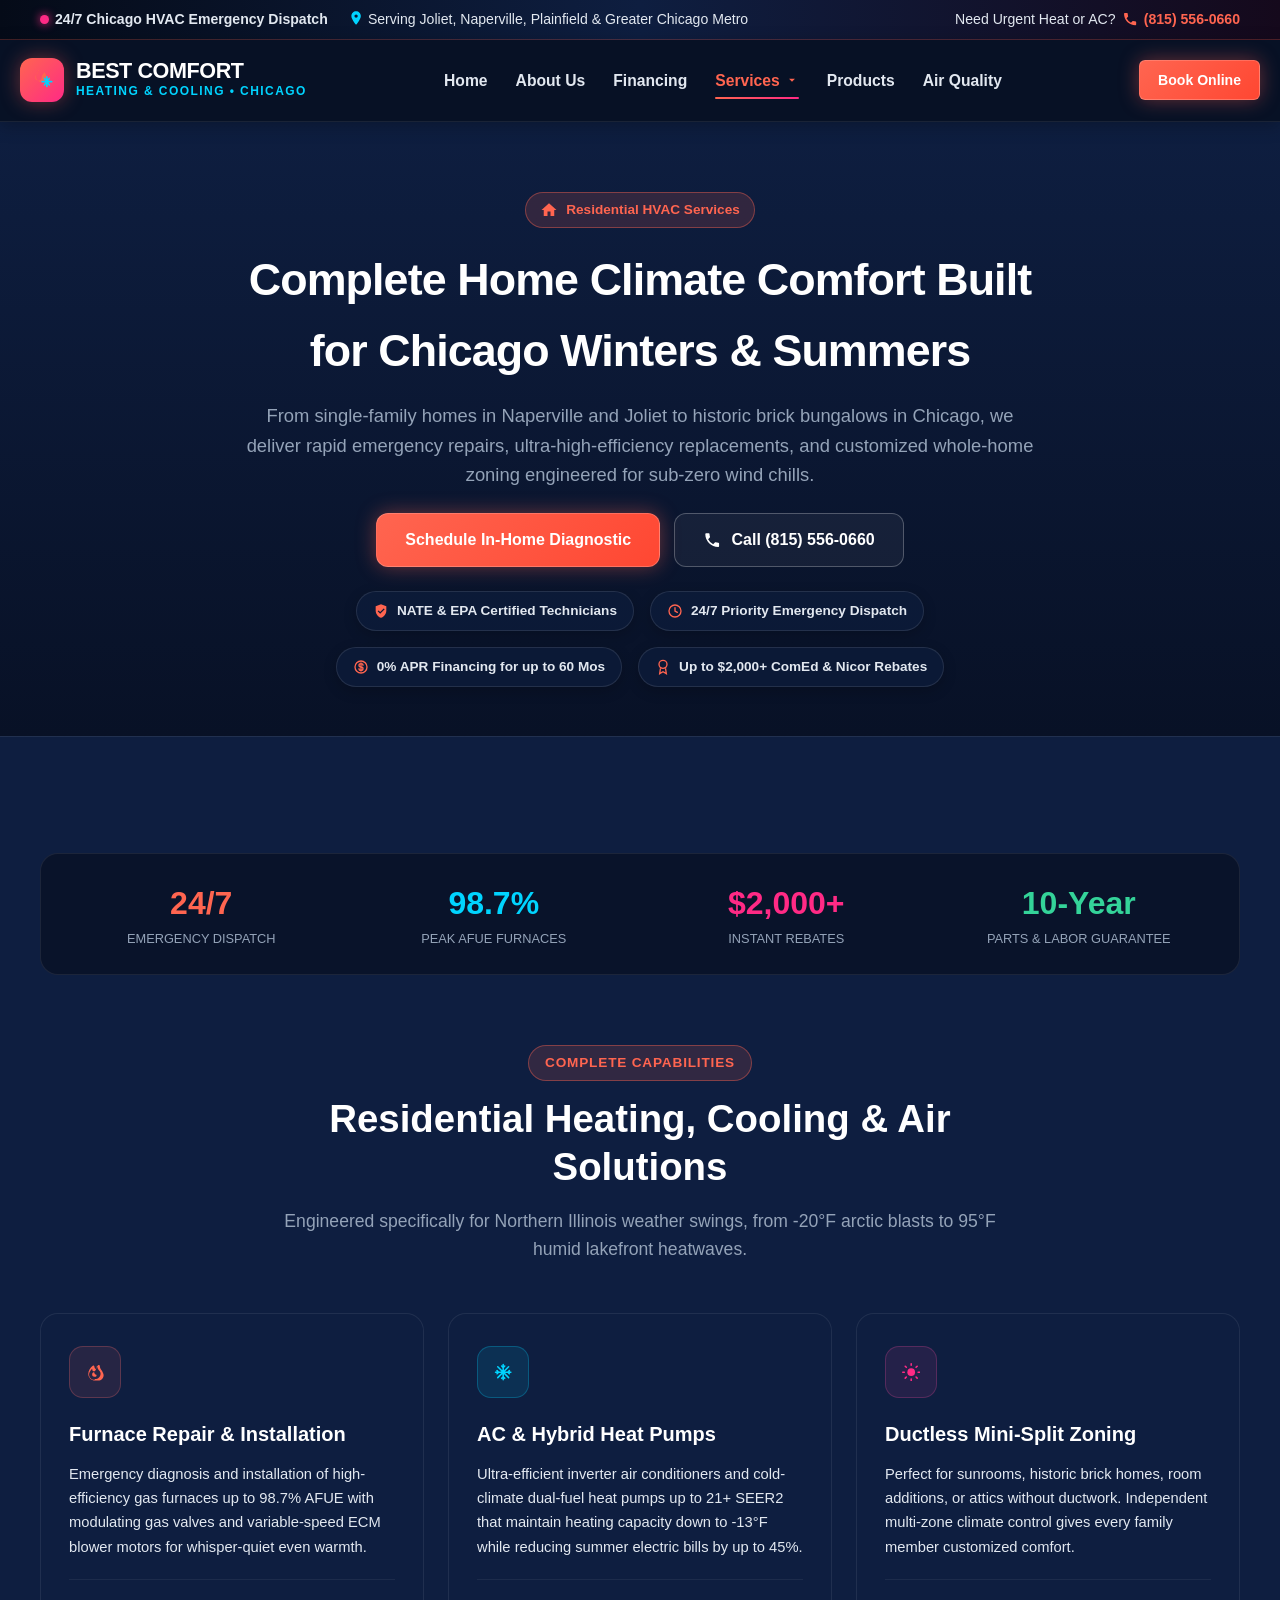
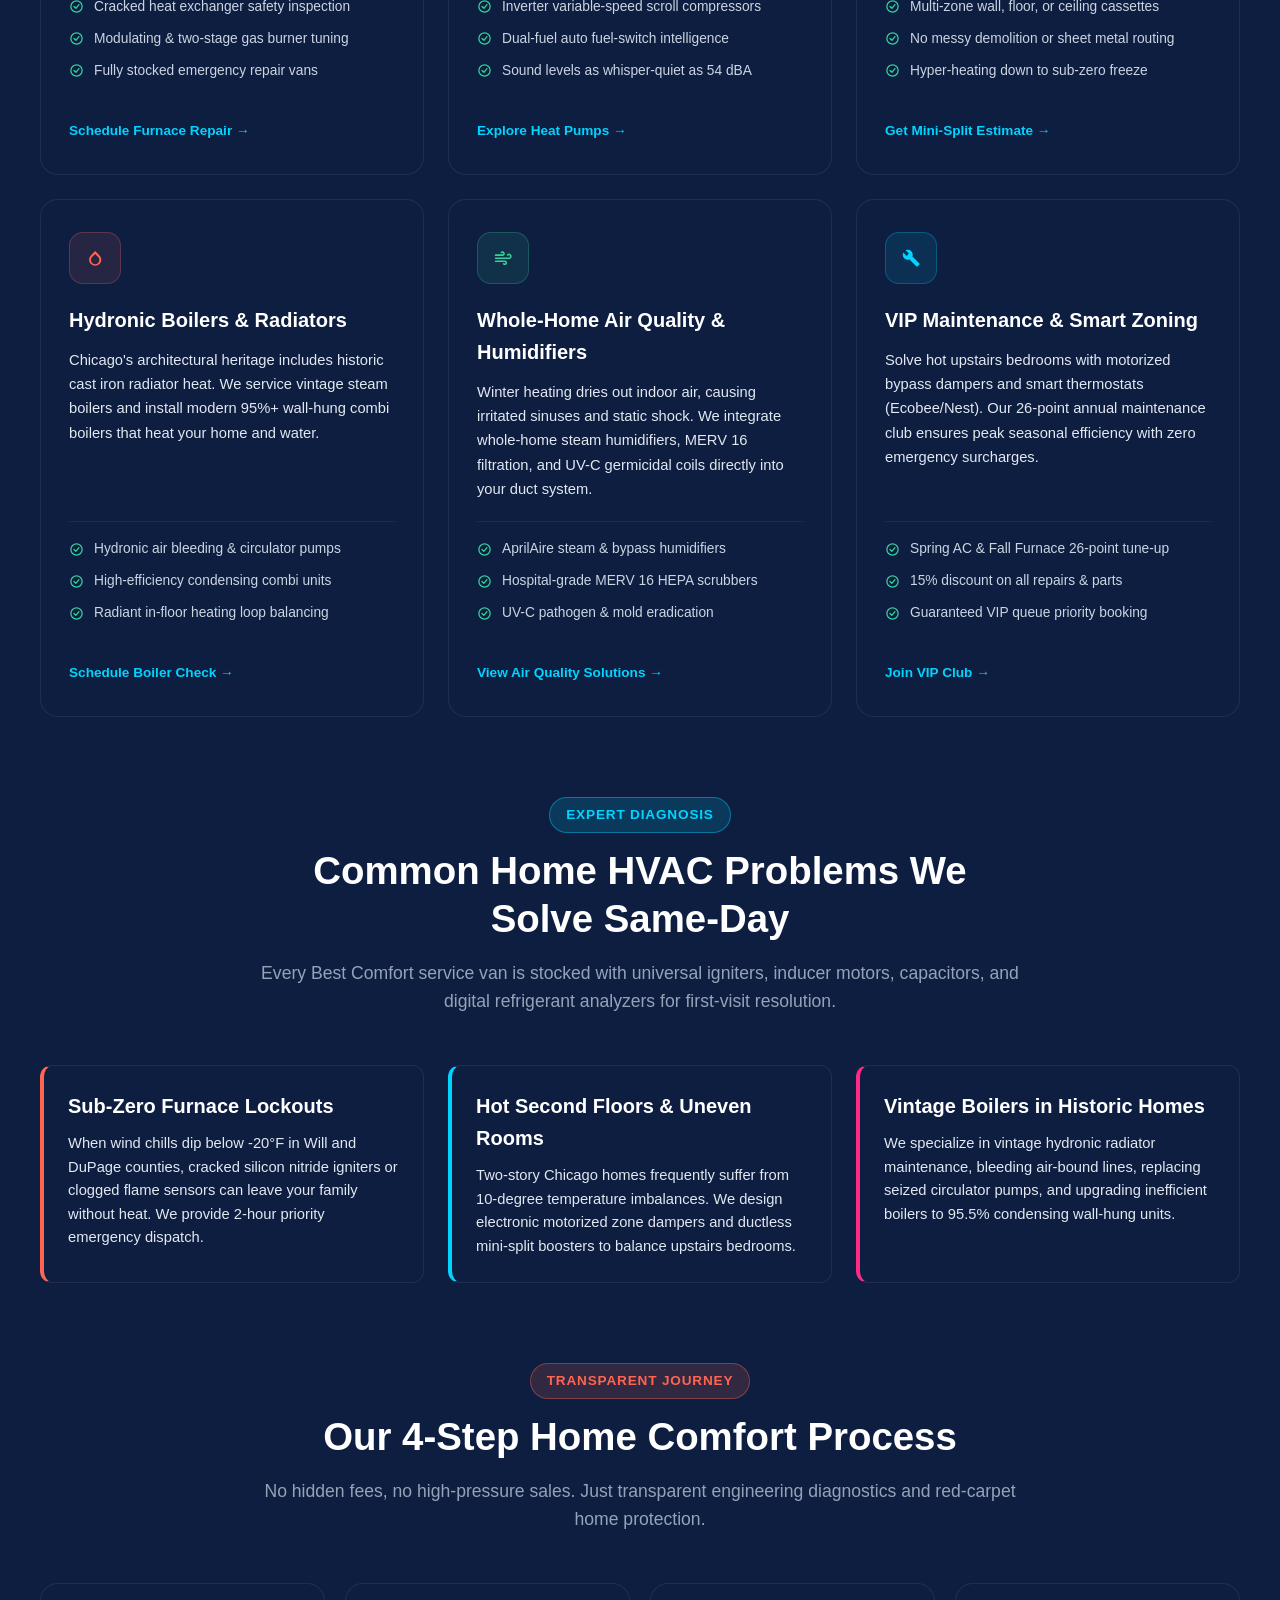
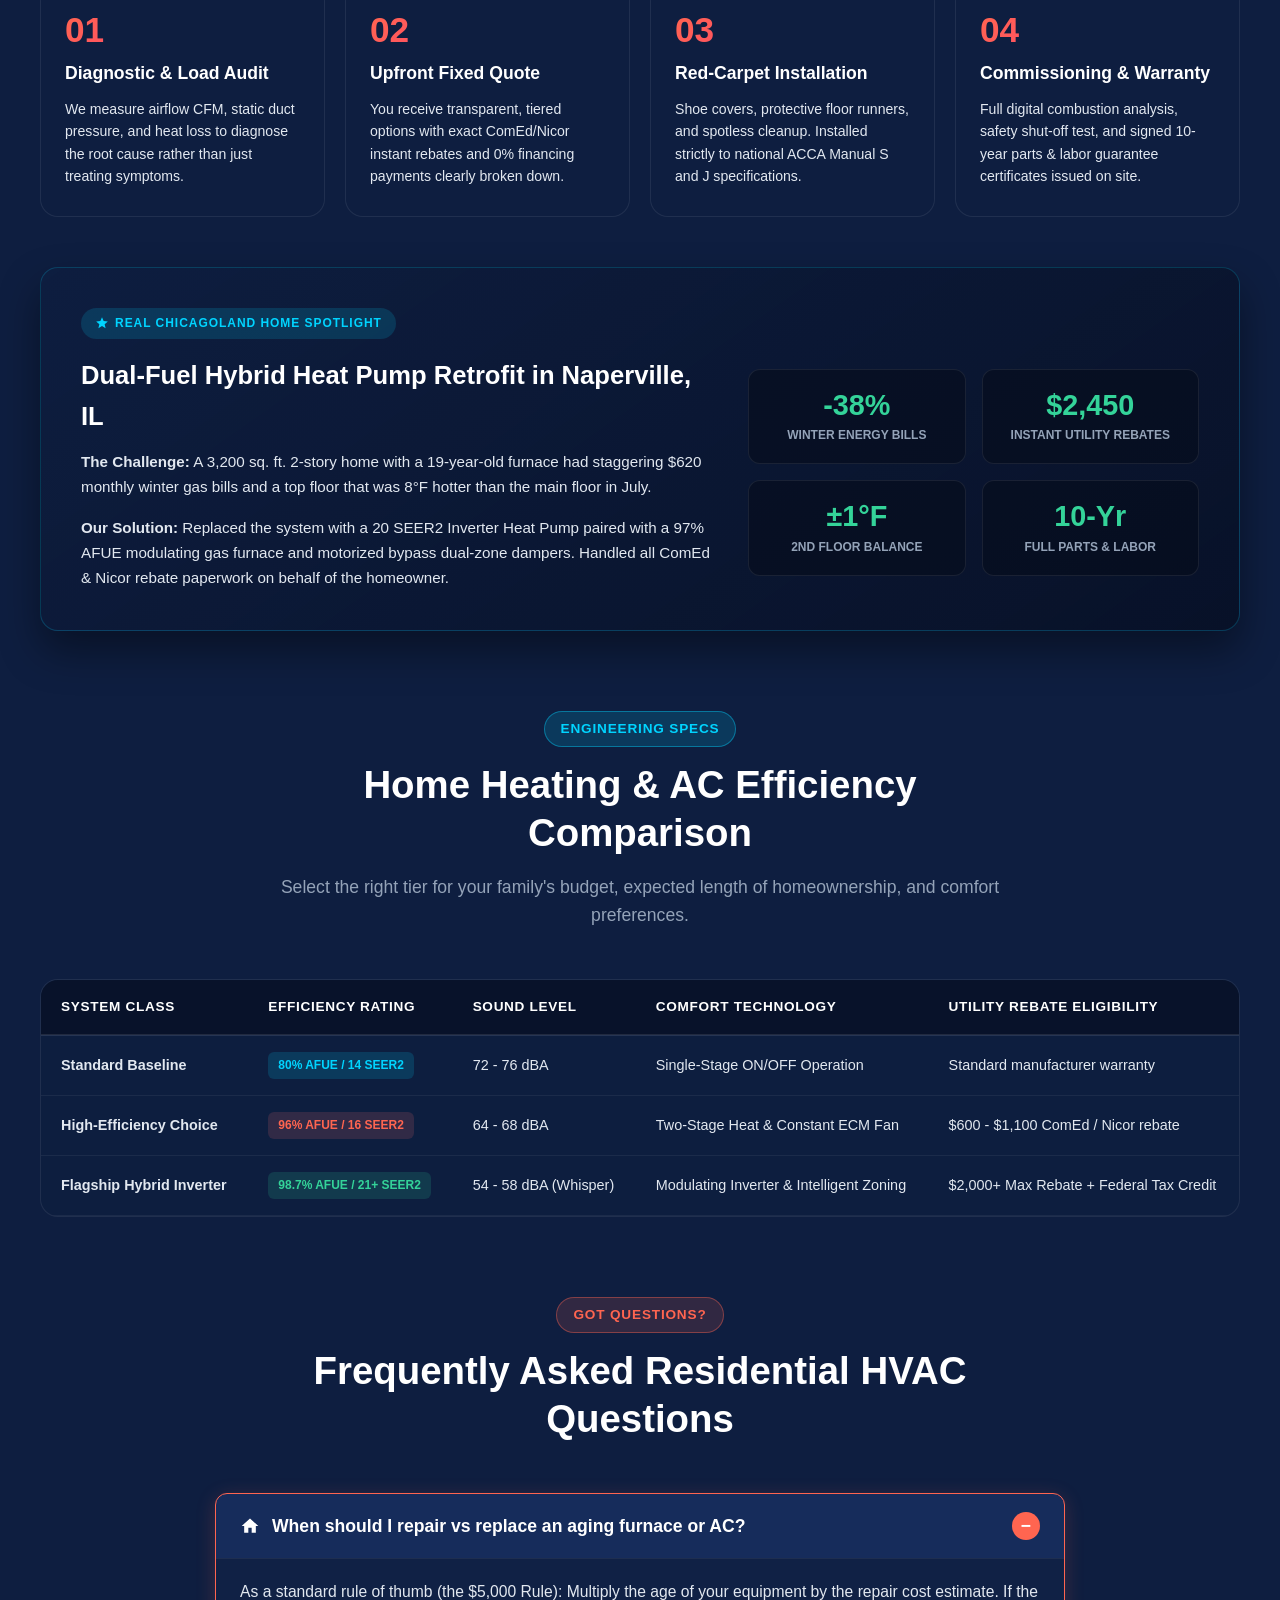
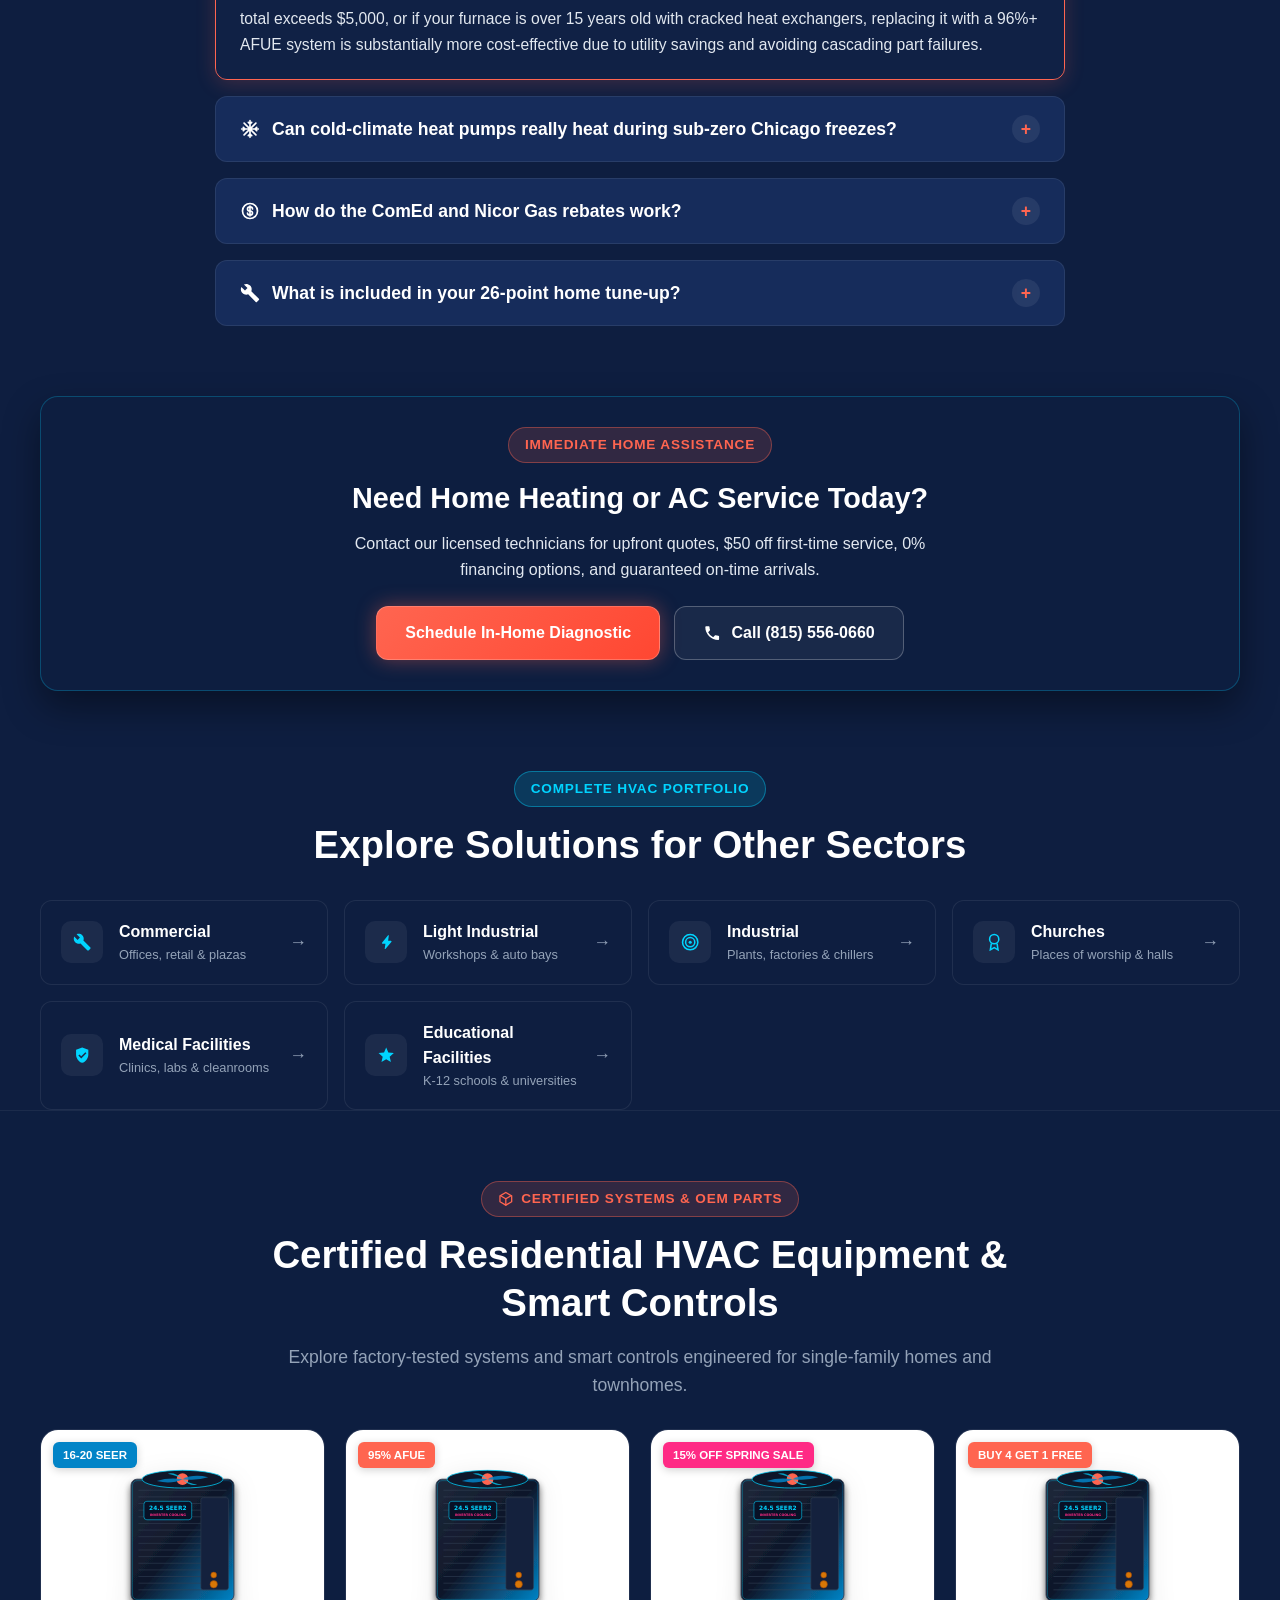
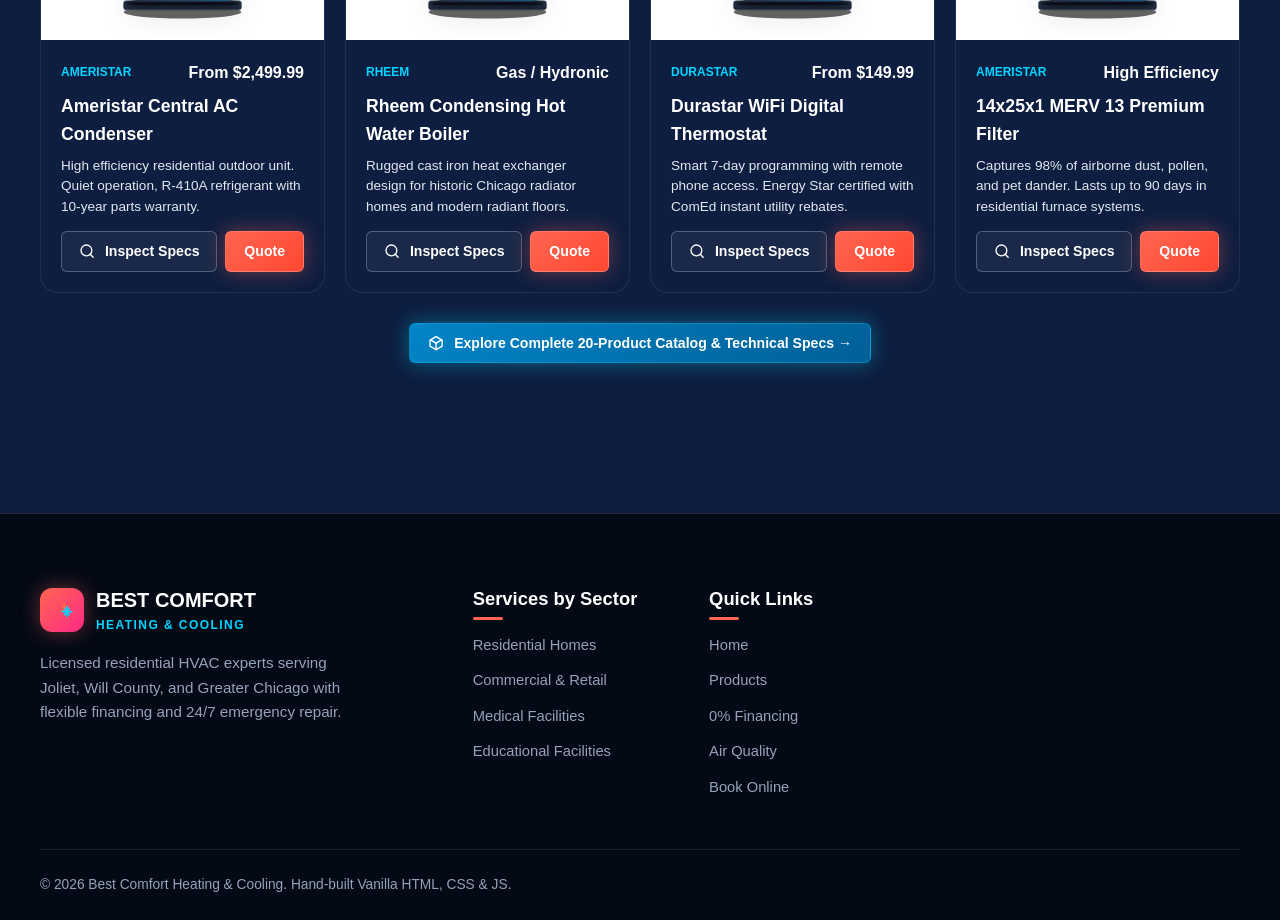
<file: services-residential.html>
<!DOCTYPE html>
<html lang="en">
<head>
  <meta charset="UTF-8">
  <meta name="viewport" content="width=device-width, initial-scale=1.0">
  <title>Residential HVAC Heating &amp; AC Services | Best Comfort Chicago</title>
  <meta name="description" content="24/7 emergency residential furnace repair, high-efficiency AC installation, heat pumps, and ductless comfort for single-family homes and condos across Greater Chicago.">
  <link rel="stylesheet" href="assets/css/style.css">
  <link rel="stylesheet" href="assets/css/pages.css">
  <script src="assets/js/icons.js"></script>
</head>
<body>
  <svg id="svgSpriteDefs" style="display:none;" xmlns="http://www.w3.org/2000/svg">
  <defs>
    <symbol id="icon-fire" viewBox="0 0 24 24">
      <path d="M12 23c-4.97 0-9-4.03-9-9 0-4.12 2.76-7.86 5.86-10.37.78-.63 1.93-.15 2.06.85.22 1.69 1.08 3.19 2.08 4.26.17-2.19 1.13-4.22 2.72-5.74.83-.8 2.2-.28 2.3.87.28 3.09 1.76 5.13 2.98 6.42C22.04 12.43 23 14.15 23 16c0 3.86-3.14 7-7 7h-4zm0-2c3.87 0 7-3.13 7-7 0-1.42-.72-2.77-1.63-3.73-1.47-1.56-2.58-3.69-2.84-6.32-1.07 1.34-1.78 3.03-1.87 4.88-.06 1.1-.92 1.98-2.02 2.03-1.22.06-2.29-.86-2.39-2.08-.03-.39-.12-.76-.24-1.12-2.13 2.03-4.01 4.79-4.01 7.34 0 3.87 3.13 7 7 7zm-1-3c-1.66 0-3-1.34-3-3 0-1.31.84-2.41 2-2.83.55-.2 1.13.25 1.09.83-.07 1.07.78 1.98 1.86 2 .46.01.83.38.83.84 0 1.19-.88 2.16-2.04 2.16h-.74z"/>
    </symbol>

    <symbol id="icon-snowflake" viewBox="0 0 24 24">
      <path d="M12 2v20M2 12h20M4.93 4.93l14.14 14.14M4.93 19.07L19.07 4.93M12 6l2-2m-4 0l2 2m0 12l2 2m-4 0l2-2m-6-6l-2-2m0 4l2-2m12 0l2-2m0 4l-2-2" fill="none" stroke="currentColor" stroke-width="2" stroke-linecap="round"/>
    </symbol>

    <symbol id="icon-bolt" viewBox="0 0 24 24">
      <path d="M11 21h-1l1-7H7.5c-.88 0-1.33-1.06-.71-1.69L14.5 3h1l-1 7h3.5c.88 0 1.33 1.06.71 1.69L11 21z"/>
    </symbol>

    <symbol id="icon-shield" viewBox="0 0 24 24">
      <path d="M12 2L4 5v6.09c0 5.05 3.41 9.76 8 10.91 4.59-1.15 8-5.86 8-10.91V5l-8-3zm-1.25 14.25l-3.75-3.75 1.41-1.41 2.34 2.34 5.34-5.34 1.41 1.41-6.75 6.75z"/>
    </symbol>

    <symbol id="icon-droplet" viewBox="0 0 24 24">
      <path d="M12 2.69l5.66 5.66a8 8 0 1 1-11.31 0L12 2.69zm0 3.83L8.05 10.46a5.5 5.5 0 1 0 7.78 0L12 6.52z"/>
    </symbol>

    <symbol id="icon-sparkles" viewBox="0 0 24 24">
      <path d="M12 2l2.4 5.6L20 10l-5.6 2.4L12 18l-2.4-5.6L4 10l5.6-2.4zm7 13l1.2 2.8L23 19l-2.8 1.2L19 23l-1.2-2.8L15 19l2.8-1.2zM5 16l1 2.5L8.5 19.5 6 20.5 5 23l-1-2.5L1.5 19.5 4 18.5z"/>
    </symbol>

    <symbol id="icon-tools" viewBox="0 0 24 24">
      <path d="M22.7 19l-9.1-9.1c.9-2.3.4-5-1.5-6.9-2-2-5-2.4-7.4-1.3L9 6 6 9 1.6 4.7C.5 7.1.9 10.1 2.9 12.1c1.9 1.9 4.6 2.4 6.9 1.5l9.1 9.1c.4.4 1 .4 1.4 0l2.3-2.3c.5-.4.5-1.1.1-1.4z"/>
    </symbol>

    <symbol id="icon-phone" viewBox="0 0 24 24">
      <path d="M20.01 15.38c-1.23 0-2.42-.2-3.53-.56-.35-.12-.74-.03-1.01.24l-2.2 2.2a15.05 15.05 0 0 1-6.59-6.59l2.2-2.21c.28-.26.36-.65.25-1C8.7 6.35 8.5 5.16 8.5 3.93 8.5 3.42 8.08 3 7.57 3H4.06C3.55 3 3 3.42 3 3.93 3 13.36 10.64 21 20.01 21c.51 0 .99-.55.99-1.06v-3.56c0-.51-.42-.99-.99-.99z"/>
    </symbol>

    <symbol id="icon-map-pin" viewBox="0 0 24 24">
      <path d="M12 2C8.13 2 5 5.13 5 9c0 5.25 7 13 7 13s7-7.75 7-13c0-3.87-3.13-7-7-7zm0 9.5a2.5 2.5 0 0 1 0-5 2.5 2.5 0 0 1 0 5z"/>
    </symbol>

    <symbol id="icon-star" viewBox="0 0 24 24">
      <path d="M12 17.27L18.18 21l-1.64-7.03L22 9.24l-7.19-.61L12 2 9.19 8.63 2 9.24l5.46 4.73L5.82 21z"/>
    </symbol>

    <symbol id="icon-clock" viewBox="0 0 24 24">
      <circle cx="12" cy="12" r="9" fill="none" stroke="currentColor" stroke-width="2"/>
      <polyline points="12,7 12,12 15.5,14" fill="none" stroke="currentColor" stroke-width="2" stroke-linecap="round"/>
    </symbol>

    <symbol id="icon-alert" viewBox="0 0 24 24">
      <path d="M12 2L1 21h22L12 2zm0 3.5L20.25 19H3.75L12 5.5zM11 10v4h2v-4h-2zm0 6v2h2v-2h-2z"/>
    </symbol>

    <symbol id="icon-home" viewBox="0 0 24 24">
      <path d="M10 20v-6h4v6h5v-8h3L12 3 2 12h3v8z"/>
    </symbol>

    <symbol id="icon-package" viewBox="0 0 24 24">
      <path d="M21 16.5l-9 5.2-9-5.2V7.5l9-5.2 9 5.2v9z" fill="none" stroke="currentColor" stroke-width="2"/>
      <polyline points="3.27,6.96 12,12.01 20.73,6.96" fill="none" stroke="currentColor" stroke-width="2"/>
      <line x1="12" y1="22.08" x2="12" y2="12" stroke="currentColor" stroke-width="2"/>
    </symbol>

    <symbol id="icon-tag" viewBox="0 0 24 24">
      <path d="M21.41 11.58l-9-9C12.05 2.22 11.55 2 11 2H4c-1.1 0-2 .9-2 2v7c0 .55.22 1.05.59 1.42l9 9c.36.36.86.58 1.41.58.55 0 1.05-.22 1.41-.59l7-7c.37-.36.59-.86.59-1.41 0-.55-.23-1.06-.59-1.42zM5.5 7C4.67 7 4 6.33 4 5.5S4.67 4 5.5 4 7 4.67 7 5.5 6.33 7 5.5 7z"/>
    </symbol>

    <symbol id="icon-smartphone" viewBox="0 0 24 24">
      <rect x="5" y="2" width="14" height="20" rx="3" fill="none" stroke="currentColor" stroke-width="2"/>
      <line x1="10" y1="5" x2="14" y2="5" stroke="currentColor" stroke-width="2" stroke-linecap="round"/>
      <circle cx="12" cy="18" r="1" fill="currentColor"/>
    </symbol>

    <symbol id="icon-dollar" viewBox="0 0 24 24">
      <circle cx="12" cy="12" r="9" fill="none" stroke="currentColor" stroke-width="2"/>
      <path d="M12 6v12M15 9.5c0-1.38-1.34-2.5-3-2.5s-3 1.12-3 2.5 1.34 2.5 3 2.5 3 1.12 3 2.5-1.34 2.5-3 2.5-3-1.12-3-2.5" fill="none" stroke="currentColor" stroke-width="2" stroke-linecap="round"/>
    </symbol>

    <symbol id="icon-award" viewBox="0 0 24 24">
      <circle cx="12" cy="8" r="6" fill="none" stroke="currentColor" stroke-width="2"/>
      <polyline points="8.21,13.89 7,22 12,19 17,22 15.79,13.88" fill="none" stroke="currentColor" stroke-width="2"/>
    </symbol>

    <symbol id="icon-volume" viewBox="0 0 24 24">
      <polygon points="11,5 6,9 2,9 2,15 6,15 11,19" fill="currentColor"/>
      <path d="M15.54 8.46a5 5 0 0 1 0 7.07M19.07 4.93a10 10 0 0 1 0 14.14" fill="none" stroke="currentColor" stroke-width="2" stroke-linecap="round"/>
    </symbol>

    <symbol id="icon-refresh" viewBox="0 0 24 24">
      <path d="M21.5 2v6h-6M21.34 15.57a10 10 0 1 1-.57-8.38l6.73-5.19" fill="none" stroke="currentColor" stroke-width="2" stroke-linecap="round"/>
    </symbol>

    <symbol id="icon-leaf" viewBox="0 0 24 24">
      <path d="M17 8C8 10 5.9 16.17 3.82 21.34L5.71 22l1-2.3A4.49 4.49 0 0 0 8 20C19 20 22 3 22 3c-1 2-8 2-13 4 5.24 3.73 7 7 7 7s-3-1-6-1c-1 0-2 .1-3 .3C3.5 12 6.5 8 17 8z"/>
    </symbol>

    <symbol id="icon-sun" viewBox="0 0 24 24">
      <circle cx="12" cy="12" r="5" fill="currentColor"/>
      <path d="M12 1v2m0 18v2M4.22 4.22l1.42 1.42m12.72 12.72l1.42 1.42M1 12h2m18 0h2M4.22 19.78l1.42-1.42M18.36 5.64l1.42-1.42" stroke="currentColor" stroke-width="2" stroke-linecap="round"/>
    </symbol>

    <symbol id="icon-wind" viewBox="0 0 24 24">
      <path d="M9.59 4.59A2 2 0 1 1 11 8H2m10.59 11.41A2 2 0 1 0 14 16H2m15.73-8.27A2.5 2.5 0 1 1 19.5 12H2" fill="none" stroke="currentColor" stroke-width="2" stroke-linecap="round"/>
    </symbol>

    <symbol id="icon-plug" viewBox="0 0 24 24">
      <path d="M9 2v6m6-6v6M6 8h12v5a6 6 0 0 1-12 0V8zm6 11v3" fill="none" stroke="currentColor" stroke-width="2" stroke-linecap="round"/>
    </symbol>

    <symbol id="icon-ruler" viewBox="0 0 24 24">
      <rect x="2" y="7" width="20" height="10" rx="2" fill="none" stroke="currentColor" stroke-width="2"/>
      <line x1="6" y1="7" x2="6" y2="12" stroke="currentColor" stroke-width="2"/>
      <line x1="10" y1="7" x2="10" y2="10" stroke="currentColor" stroke-width="2"/>
      <line x1="14" y1="7" x2="14" y2="12" stroke="currentColor" stroke-width="2"/>
      <line x1="18" y1="7" x2="18" y2="10" stroke="currentColor" stroke-width="2"/>
    </symbol>

    <symbol id="icon-calendar" viewBox="0 0 24 24">
      <rect x="3" y="4" width="18" height="18" rx="2" fill="none" stroke="currentColor" stroke-width="2"/>
      <line x1="16" y1="2" x2="16" y2="6" stroke="currentColor" stroke-width="2"/>
      <line x1="8" y1="2" x2="8" y2="6" stroke="currentColor" stroke-width="2"/>
      <line x1="3" y1="10" x2="21" y2="10" stroke="currentColor" stroke-width="2"/>
    </symbol>

    <symbol id="icon-search" viewBox="0 0 24 24">
      <circle cx="11" cy="11" r="8" fill="none" stroke="currentColor" stroke-width="2"/>
      <line x1="21" y1="21" x2="16.65" y2="16.65" stroke="currentColor" stroke-width="2" stroke-linecap="round"/>
    </symbol>

    <symbol id="icon-eye" viewBox="0 0 24 24">
      <path d="M12 4.5C7 4.5 2.73 7.61 1 12c1.73 4.39 6 7.5 11 7.5s9.27-3.11 11-7.5c-1.73-4.39-6-7.5-11-7.5zm0 12.5a5 5 0 1 1 0-10 5 5 0 0 1 0 10zm0-8a3 3 0 1 0 0 6 3 3 0 0 0 0-6z"/>
    </symbol>

    <symbol id="icon-check-circle" viewBox="0 0 24 24">
      <circle cx="12" cy="12" r="9" fill="none" stroke="currentColor" stroke-width="2"/>
      <polyline points="8,12 11,15 16,9" fill="none" stroke="currentColor" stroke-width="2" stroke-linecap="round"/>
    </symbol>

    <symbol id="icon-brand-flame-ice" viewBox="0 0 32 32">
      <path d="M12 4c-.3 1.2-1 2.2-1.7 3.2C9.3 8.7 8.6 10.2 8.6 12.1c0 3.5 2.9 6.4 6.4 6.4s6.4-2.9 6.4-6.4c0-2.6-1.3-4.6-2.8-6.1-.2 1-.7 2-1.4 2.7-.9.9-1.5 2.5-1.5 4.1 0 2.2-1.8 4-4 4s-4-1.8-4-4c0-1.4.6-2.6 1.6-3.6.5-.6 1-1.2 1.4-1.9.5-1.1.6-2.2.3-3.3z" fill="#ff6550"/>
      <path d="M22 12v12m-6-6h12m-9-4l6 8m-6 0l6-8" fill="none" stroke="#00d4ff" stroke-width="2" stroke-linecap="round"/>
    </symbol>

    <symbol id="icon-mail" viewBox="0 0 24 24">
      <path d="M4 4h16c1.1 0 2 .9 2 2v12c0 1.1-.9 2-2 2H4c-1.1 0-2-.9-2-2V6c0-1.1.9-2 2-2z" fill="none" stroke="currentColor" stroke-width="2"/>
      <polyline points="22,6 12,13 2,6" fill="none" stroke="currentColor" stroke-width="2"/>
    </symbol>

    <symbol id="icon-diamond" viewBox="0 0 24 24">
      <polygon points="12,2 22,12 12,22 2,12" fill="currentColor"/>
    </symbol>

    <symbol id="icon-target" viewBox="0 0 24 24">
      <circle cx="12" cy="12" r="10" fill="none" stroke="currentColor" stroke-width="2"/>
      <circle cx="12" cy="12" r="6" fill="none" stroke="currentColor" stroke-width="2"/>
      <circle cx="12" cy="12" r="2" fill="currentColor"/>
    </symbol>

    <symbol id="icon-users" viewBox="0 0 24 24">
      <path d="M17 21v-2a4 4 0 0 0-4-4H5a4 4 0 0 0-4 4v2" fill="none" stroke="currentColor" stroke-width="2" stroke-linecap="round"/>
      <circle cx="9" cy="7" r="4" fill="none" stroke="currentColor" stroke-width="2"/>
      <path d="M23 21v-2a4 4 0 0 0-3-3.87M16 3.13a4 4 0 0 1 0 7.75" fill="none" stroke="currentColor" stroke-width="2" stroke-linecap="round"/>
    </symbol>
  </defs>
</svg>

    <aside class="top-bar" aria-label="Emergency Announcement">
    <div class="container top-bar-inner">
      <div class="top-bar-info">
        <div class="top-bar-item">
          <span class="emergency-pulse"></span>
          <strong>24/7 Chicago HVAC Emergency Dispatch</strong>
        </div>
        <div class="top-bar-item">
          <span><svg class="svg-icon" style="color:var(--rich-blue-electric);"><use href="#icon-map-pin"></use></svg> Serving Joliet, Naperville, Plainfield &amp; Greater Chicago Metro</span>
        </div>
      </div>
      <div class="top-bar-item">
        <span>Need Urgent Heat or AC?</span>
        <a href="tel:8155560660" class="top-phone-link" id="topEmergencyCall">
          <svg class="svg-icon"><use href="#icon-phone"></use></svg> (815) 556-0660
        </a>
      </div>
    </div>
  </aside>

  <header class="site-header">
    <div class="container header-inner">
      <a href="index.html" class="logo-brand">
        <div class="logo-icon">
          <svg class="svg-icon"><use href="#icon-brand-flame-ice"></use></svg>
        </div>
        <div class="logo-text">
          <h1>BEST COMFORT</h1>
          <span>HEATING &amp; COOLING • CHICAGO</span>
        </div>
      </a>

      <nav class="nav-menu" aria-label="Main Navigation">
        <a href="index.html" class="nav-link" id="navHome">Home</a>
        <a href="about.html" class="nav-link" id="navAbout">About Us</a>
        <a href="financing.html" class="nav-link" id="navFinancing">Financing</a>

        <div class="nav-item-dropdown" id="navServicesDropdown">
          <a href="services.html" class="nav-link dropdown-toggle active" id="navServices">
            Services
            <svg class="dropdown-arrow" viewBox="0 0 24 24" width="14" height="14"><path d="M7 10l5 5 5-5z" fill="currentColor"/></svg>
          </a>
          <div class="dropdown-menu">
            <div class="dropdown-header">
              <span class="dropdown-title">HVAC Solutions by Sector</span>
              <a href="services.html" class="dropdown-view-all">All Services &rarr;</a>
            </div>
            <div class="dropdown-grid">
              <a href="services-residential.html" class="dropdown-link active">
                <div class="dropdown-link-icon icon-residential"><svg class="svg-icon"><use href="#icon-home"></use></svg></div>
                <div class="dropdown-link-info">
                  <span class="dropdown-link-title">Residential</span>
                  <span class="dropdown-link-desc">Single-family homes &amp; condos</span>
                </div>
              </a>
              <a href="services-commercial.html" class="dropdown-link">
                <div class="dropdown-link-icon icon-commercial"><svg class="svg-icon"><use href="#icon-tools"></use></svg></div>
                <div class="dropdown-link-info">
                  <span class="dropdown-link-title">Commercial</span>
                  <span class="dropdown-link-desc">Offices, retail &amp; plazas</span>
                </div>
              </a>
              <a href="services-light-industrial.html" class="dropdown-link">
                <div class="dropdown-link-icon icon-light-ind"><svg class="svg-icon"><use href="#icon-bolt"></use></svg></div>
                <div class="dropdown-link-info">
                  <span class="dropdown-link-title">Light Industrial</span>
                  <span class="dropdown-link-desc">Workshops &amp; auto bays</span>
                </div>
              </a>
              <a href="services-industrial.html" class="dropdown-link">
                <div class="dropdown-link-icon icon-industrial"><svg class="svg-icon"><use href="#icon-target"></use></svg></div>
                <div class="dropdown-link-info">
                  <span class="dropdown-link-title">Industrial</span>
                  <span class="dropdown-link-desc">Plants, factories &amp; chillers</span>
                </div>
              </a>
              <a href="services-churches.html" class="dropdown-link">
                <div class="dropdown-link-icon icon-churches"><svg class="svg-icon"><use href="#icon-award"></use></svg></div>
                <div class="dropdown-link-info">
                  <span class="dropdown-link-title">Churches</span>
                  <span class="dropdown-link-desc">Places of worship &amp; halls</span>
                </div>
              </a>
              <a href="services-medical.html" class="dropdown-link">
                <div class="dropdown-link-icon icon-medical"><svg class="svg-icon"><use href="#icon-shield"></use></svg></div>
                <div class="dropdown-link-info">
                  <span class="dropdown-link-title">Medical Facilities</span>
                  <span class="dropdown-link-desc">Clinics, labs &amp; cleanrooms</span>
                </div>
              </a>
              <a href="services-educational.html" class="dropdown-link">
                <div class="dropdown-link-icon icon-educational"><svg class="svg-icon"><use href="#icon-star"></use></svg></div>
                <div class="dropdown-link-info">
                  <span class="dropdown-link-title">Educational Facilities</span>
                  <span class="dropdown-link-desc">K-12 schools &amp; universities</span>
                </div>
              </a>
            </div>
          </div>
        </div>

        <a href="products.html" class="nav-link" id="navProducts">Products</a>
        <a href="air-quality.html" class="nav-link" id="navAirQuality">Air Quality</a>
      </nav>

      <div class="nav-actions">
        <a href="contact.html" class="btn btn-salmon btn-sm" id="navBookOnline">Book Online</a>
        <button class="mobile-toggle" aria-label="Toggle Menu">
          <span></span>
          <span></span>
          <span></span>
        </button>
      </div>
    </div>
  </header>

  <div class="mobile-backdrop"></div>
  <div class="mobile-nav-drawer">
    <div class="mobile-drawer-header">
      <div class="logo-text">
        <h2 style="font-size:1.15rem; color:#fff; font-weight:800;">BEST COMFORT</h2>
        <span style="color:var(--rich-blue-electric); font-size:0.75rem;">HVAC SPECIALISTS</span>
      </div>
      <button class="mobile-close-btn">&times;</button>
    </div>
    <div class="mobile-menu-list">
      <a href="index.html" class="nav-link"><svg class="svg-icon"><use href="#icon-home"></use></svg> Home</a>
      <a href="about.html" class="nav-link"><svg class="svg-icon"><use href="#icon-star"></use></svg> About Us</a>
      <a href="financing.html" class="nav-link"><svg class="svg-icon"><use href="#icon-dollar"></use></svg> Financing (0% APR)</a>
      
      <div class="mobile-dropdown-item">
        <div class="mobile-dropdown-trigger">
          <a href="services.html" class="nav-link active"><svg class="svg-icon"><use href="#icon-tools"></use></svg> Services</a>
          <button type="button" class="mobile-sub-toggle active" aria-label="Toggle Services Submenu">&#9662;</button>
        </div>
        <div class="mobile-sub-menu open">
          <a href="services-residential.html" class="mobile-sub-link active">&bull; Residential</a>
          <a href="services-commercial.html" class="mobile-sub-link">&bull; Commercial</a>
          <a href="services-light-industrial.html" class="mobile-sub-link">&bull; Light Industrial</a>
          <a href="services-industrial.html" class="mobile-sub-link">&bull; Industrial</a>
          <a href="services-churches.html" class="mobile-sub-link">&bull; Churches</a>
          <a href="services-medical.html" class="mobile-sub-link">&bull; Medical Facilities</a>
          <a href="services-educational.html" class="mobile-sub-link">&bull; Educational Facilities</a>
        </div>
      </div>

      <a href="products.html" class="nav-link"><svg class="svg-icon"><use href="#icon-package"></use></svg> Products</a>
      <a href="air-quality.html" class="nav-link"><svg class="svg-icon"><use href="#icon-wind"></use></svg> Air Quality</a>
      <a href="contact.html" class="nav-link"><svg class="svg-icon"><use href="#icon-calendar"></use></svg> Book Online / Contact</a>
    </div>
    <div style="margin-top:auto;">
      <a href="tel:8155560660" class="btn btn-pink" style="width:100%; text-align:center;">
        <svg class="svg-icon"><use href="#icon-phone"></use></svg> Call (815) 556-0660
      </a>
    </div>
  </div>

  <section class="page-hero">
    <div class="container page-hero-inner">
      <div class="sector-hero-badge badge-salmon">
        <svg class="svg-icon" style="width:18px; height:18px;"><use href="#icon-home"></use></svg>
        <span>Residential HVAC Services</span>
      </div>
      <h1>Complete Home Climate Comfort Built for Chicago Winters &amp; Summers</h1>
      <p>
        From single-family homes in Naperville and Joliet to historic brick bungalows in Chicago, we deliver rapid emergency repairs, ultra-high-efficiency replacements, and customized whole-home zoning engineered for sub-zero wind chills.
      </p>
      <div style="margin-top:24px; display:flex; gap:14px; justify-content:center; flex-wrap:wrap;">
        <a href="contact.html" class="btn btn-salmon">Schedule In-Home Diagnostic</a>
        <a href="tel:8155560660" class="btn btn-outline"><svg class="svg-icon"><use href="#icon-phone"></use></svg> Call (815) 556-0660</a>
      </div>

      <div class="sector-trust-strip">
        <div class="sector-trust-pill">
          <svg class="svg-icon"><use href="#icon-shield"></use></svg>
          <span>NATE &amp; EPA Certified Technicians</span>
        </div>
        <div class="sector-trust-pill">
          <svg class="svg-icon"><use href="#icon-clock"></use></svg>
          <span>24/7 Priority Emergency Dispatch</span>
        </div>
        <div class="sector-trust-pill">
          <svg class="svg-icon"><use href="#icon-dollar"></use></svg>
          <span>0% APR Financing for up to 60 Mos</span>
        </div>
        <div class="sector-trust-pill">
          <svg class="svg-icon"><use href="#icon-award"></use></svg>
          <span>Up to $2,000+ ComEd &amp; Nicor Rebates</span>
        </div>
      </div>
    </div>
  </section>

  <main class="section section-navy">
    <div class="container">
      
      <div class="sector-stats-bar">
        <div style="text-align:center;">
          <h3 style="font-size:2rem; font-weight:800; color:var(--electric-salmon);">24/7</h3>
          <p style="font-size:0.8rem; color:var(--text-muted); text-transform:uppercase;">Emergency Dispatch</p>
        </div>
        <div style="text-align:center;">
          <h3 style="font-size:2rem; font-weight:800; color:var(--rich-blue-electric);">98.7%</h3>
          <p style="font-size:0.8rem; color:var(--text-muted); text-transform:uppercase;">Peak AFUE Furnaces</p>
        </div>
        <div style="text-align:center;">
          <h3 style="font-size:2rem; font-weight:800; color:var(--vibrant-pink);">$2,000+</h3>
          <p style="font-size:0.8rem; color:var(--text-muted); text-transform:uppercase;">Instant Rebates</p>
        </div>
        <div style="text-align:center;">
          <h3 style="font-size:2rem; font-weight:800; color:#34d399;">10-Year</h3>
          <p style="font-size:0.8rem; color:var(--text-muted); text-transform:uppercase;">Parts &amp; Labor Guarantee</p>
        </div>
      </div>

      <div class="section-header" style="margin-top:70px;">
        <div class="badge-pill badge-salmon">Complete Capabilities</div>
        <h2 class="section-title">Residential Heating, Cooling &amp; Air Solutions</h2>
        <p class="section-subtitle">
          Engineered specifically for Northern Illinois weather swings, from -20°F arctic blasts to 95°F humid lakefront heatwaves.
        </p>
      </div>

      <div class="sector-cap-grid">
        
        <div class="sector-cap-card">
          <div class="sector-cap-icon salmon">
            <svg class="svg-icon"><use href="#icon-fire"></use></svg>
          </div>
          <h3 class="sector-cap-title">Furnace Repair &amp; Installation</h3>
          <p class="sector-cap-desc">
            Emergency diagnosis and installation of high-efficiency gas furnaces up to 98.7% AFUE with modulating gas valves and variable-speed ECM blower motors for whisper-quiet even warmth.
          </p>
          <ul class="sector-cap-features">
            <li><svg class="svg-icon"><use href="#icon-check-circle"></use></svg> Cracked heat exchanger safety inspection</li>
            <li><svg class="svg-icon"><use href="#icon-check-circle"></use></svg> Modulating &amp; two-stage gas burner tuning</li>
            <li><svg class="svg-icon"><use href="#icon-check-circle"></use></svg> Fully stocked emergency repair vans</li>
          </ul>
          <div class="sector-cap-footer">
            <a href="contact.html">Schedule Furnace Repair &rarr;</a>
          </div>
        </div>

        <div class="sector-cap-card">
          <div class="sector-cap-icon">
            <svg class="svg-icon"><use href="#icon-snowflake"></use></svg>
          </div>
          <h3 class="sector-cap-title">AC &amp; Hybrid Heat Pumps</h3>
          <p class="sector-cap-desc">
            Ultra-efficient inverter air conditioners and cold-climate dual-fuel heat pumps up to 21+ SEER2 that maintain heating capacity down to -13°F while reducing summer electric bills by up to 45%.
          </p>
          <ul class="sector-cap-features">
            <li><svg class="svg-icon"><use href="#icon-check-circle"></use></svg> Inverter variable-speed scroll compressors</li>
            <li><svg class="svg-icon"><use href="#icon-check-circle"></use></svg> Dual-fuel auto fuel-switch intelligence</li>
            <li><svg class="svg-icon"><use href="#icon-check-circle"></use></svg> Sound levels as whisper-quiet as 54 dBA</li>
          </ul>
          <div class="sector-cap-footer">
            <a href="products.html">Explore Heat Pumps &rarr;</a>
          </div>
        </div>

        <div class="sector-cap-card">
          <div class="sector-cap-icon pink">
            <svg class="svg-icon"><use href="#icon-sun"></use></svg>
          </div>
          <h3 class="sector-cap-title">Ductless Mini-Split Zoning</h3>
          <p class="sector-cap-desc">
            Perfect for sunrooms, historic brick homes, room additions, or attics without ductwork. Independent multi-zone climate control gives every family member customized comfort.
          </p>
          <ul class="sector-cap-features">
            <li><svg class="svg-icon"><use href="#icon-check-circle"></use></svg> Multi-zone wall, floor, or ceiling cassettes</li>
            <li><svg class="svg-icon"><use href="#icon-check-circle"></use></svg> No messy demolition or sheet metal routing</li>
            <li><svg class="svg-icon"><use href="#icon-check-circle"></use></svg> Hyper-heating down to sub-zero freeze</li>
          </ul>
          <div class="sector-cap-footer">
            <a href="contact.html">Get Mini-Split Estimate &rarr;</a>
          </div>
        </div>

        <div class="sector-cap-card">
          <div class="sector-cap-icon salmon">
            <svg class="svg-icon"><use href="#icon-droplet"></use></svg>
          </div>
          <h3 class="sector-cap-title">Hydronic Boilers &amp; Radiators</h3>
          <p class="sector-cap-desc">
            Chicago's architectural heritage includes historic cast iron radiator heat. We service vintage steam boilers and install modern 95%+ wall-hung combi boilers that heat your home and water.
          </p>
          <ul class="sector-cap-features">
            <li><svg class="svg-icon"><use href="#icon-check-circle"></use></svg> Hydronic air bleeding &amp; circulator pumps</li>
            <li><svg class="svg-icon"><use href="#icon-check-circle"></use></svg> High-efficiency condensing combi units</li>
            <li><svg class="svg-icon"><use href="#icon-check-circle"></use></svg> Radiant in-floor heating loop balancing</li>
          </ul>
          <div class="sector-cap-footer">
            <a href="contact.html">Schedule Boiler Check &rarr;</a>
          </div>
        </div>

        <div class="sector-cap-card">
          <div class="sector-cap-icon emerald">
            <svg class="svg-icon"><use href="#icon-wind"></use></svg>
          </div>
          <h3 class="sector-cap-title">Whole-Home Air Quality &amp; Humidifiers</h3>
          <p class="sector-cap-desc">
            Winter heating dries out indoor air, causing irritated sinuses and static shock. We integrate whole-home steam humidifiers, MERV 16 filtration, and UV-C germicidal coils directly into your duct system.
          </p>
          <ul class="sector-cap-features">
            <li><svg class="svg-icon"><use href="#icon-check-circle"></use></svg> AprilAire steam &amp; bypass humidifiers</li>
            <li><svg class="svg-icon"><use href="#icon-check-circle"></use></svg> Hospital-grade MERV 16 HEPA scrubbers</li>
            <li><svg class="svg-icon"><use href="#icon-check-circle"></use></svg> UV-C pathogen &amp; mold eradication</li>
          </ul>
          <div class="sector-cap-footer">
            <a href="air-quality.html">View Air Quality Solutions &rarr;</a>
          </div>
        </div>

        <div class="sector-cap-card">
          <div class="sector-cap-icon">
            <svg class="svg-icon"><use href="#icon-tools"></use></svg>
          </div>
          <h3 class="sector-cap-title">VIP Maintenance &amp; Smart Zoning</h3>
          <p class="sector-cap-desc">
            Solve hot upstairs bedrooms with motorized bypass dampers and smart thermostats (Ecobee/Nest). Our 26-point annual maintenance club ensures peak seasonal efficiency with zero emergency surcharges.
          </p>
          <ul class="sector-cap-features">
            <li><svg class="svg-icon"><use href="#icon-check-circle"></use></svg> Spring AC &amp; Fall Furnace 26-point tune-up</li>
            <li><svg class="svg-icon"><use href="#icon-check-circle"></use></svg> 15% discount on all repairs &amp; parts</li>
            <li><svg class="svg-icon"><use href="#icon-check-circle"></use></svg> Guaranteed VIP queue priority booking</li>
          </ul>
          <div class="sector-cap-footer">
            <a href="contact.html">Join VIP Club &rarr;</a>
          </div>
        </div>
      </div>

      <div class="section-header" style="margin-top:80px;">
        <div class="badge-pill badge-blue">Expert Diagnosis</div>
        <h2 class="section-title">Common Home HVAC Problems We Solve Same-Day</h2>
        <p class="section-subtitle">
          Every Best Comfort service van is stocked with universal igniters, inducer motors, capacitors, and digital refrigerant analyzers for first-visit resolution.
        </p>
      </div>

      <div class="sector-challenges-grid">
        <div class="sector-challenge-card salmon">
          <h3 style="font-size:1.25rem; color:#fff; font-weight:800; margin-bottom:10px;">Sub-Zero Furnace Lockouts</h3>
          <p style="color:var(--text-light); font-size:0.92rem; line-height:1.6;">
            When wind chills dip below -20°F in Will and DuPage counties, cracked silicon nitride igniters or clogged flame sensors can leave your family without heat. We provide 2-hour priority emergency dispatch.
          </p>
        </div>
        <div class="sector-challenge-card">
          <h3 style="font-size:1.25rem; color:#fff; font-weight:800; margin-bottom:10px;">Hot Second Floors &amp; Uneven Rooms</h3>
          <p style="color:var(--text-light); font-size:0.92rem; line-height:1.6;">
            Two-story Chicago homes frequently suffer from 10-degree temperature imbalances. We design electronic motorized zone dampers and ductless mini-split boosters to balance upstairs bedrooms.
          </p>
        </div>
        <div class="sector-challenge-card pink">
          <h3 style="font-size:1.25rem; color:#fff; font-weight:800; margin-bottom:10px;">Vintage Boilers in Historic Homes</h3>
          <p style="color:var(--text-light); font-size:0.92rem; line-height:1.6;">
            We specialize in vintage hydronic radiator maintenance, bleeding air-bound lines, replacing seized circulator pumps, and upgrading inefficient boilers to 95.5% condensing wall-hung units.
          </p>
        </div>
      </div>

      <div class="section-header" style="margin-top:80px;">
        <div class="badge-pill badge-salmon">Transparent Journey</div>
        <h2 class="section-title">Our 4-Step Home Comfort Process</h2>
        <p class="section-subtitle">
          No hidden fees, no high-pressure sales. Just transparent engineering diagnostics and red-carpet home protection.
        </p>
      </div>

      <div class="sector-process-grid">
        <div class="sector-process-card">
          <div class="process-step-num">01</div>
          <h3 class="process-step-title">Diagnostic &amp; Load Audit</h3>
          <p class="process-step-desc">
            We measure airflow CFM, static duct pressure, and heat loss to diagnose the root cause rather than just treating symptoms.
          </p>
        </div>
        <div class="sector-process-card">
          <div class="process-step-num">02</div>
          <h3 class="process-step-title">Upfront Fixed Quote</h3>
          <p class="process-step-desc">
            You receive transparent, tiered options with exact ComEd/Nicor instant rebates and 0% financing payments clearly broken down.
          </p>
        </div>
        <div class="sector-process-card">
          <div class="process-step-num">03</div>
          <h3 class="process-step-title">Red-Carpet Installation</h3>
          <p class="process-step-desc">
            Shoe covers, protective floor runners, and spotless cleanup. Installed strictly to national ACCA Manual S and J specifications.
          </p>
        </div>
        <div class="sector-process-card">
          <div class="process-step-num">04</div>
          <h3 class="process-step-title">Commissioning &amp; Warranty</h3>
          <p class="process-step-desc">
            Full digital combustion analysis, safety shut-off test, and signed 10-year parts &amp; labor guarantee certificates issued on site.
          </p>
        </div>
      </div>

      <div class="sector-case-study">
        <div class="case-study-badge">
          <svg class="svg-icon" style="width:14px; height:14px;"><use href="#icon-star"></use></svg>
          <span>Real Chicagoland Home Spotlight</span>
        </div>
        <div class="sector-case-study-grid">
          <div>
            <h3 style="font-size:1.6rem; color:#fff; font-weight:800; margin-bottom:12px;">
              Dual-Fuel Hybrid Heat Pump Retrofit in Naperville, IL
            </h3>
            <p style="color:var(--text-light); font-size:0.95rem; line-height:1.65; margin-bottom:16px;">
              <strong>The Challenge:</strong> A 3,200 sq. ft. 2-story home with a 19-year-old furnace had staggering $620 monthly winter gas bills and a top floor that was 8°F hotter than the main floor in July.
            </p>
            <p style="color:var(--text-light); font-size:0.95rem; line-height:1.65;">
              <strong>Our Solution:</strong> Replaced the system with a 20 SEER2 Inverter Heat Pump paired with a 97% AFUE modulating gas furnace and motorized bypass dual-zone dampers. Handled all ComEd &amp; Nicor rebate paperwork on behalf of the homeowner.
            </p>
          </div>
          <div class="case-study-stats">
            <div class="case-study-stat-box">
              <div class="case-study-stat-val">-38%</div>
              <div class="case-study-stat-lbl">Winter Energy Bills</div>
            </div>
            <div class="case-study-stat-box">
              <div class="case-study-stat-val">$2,450</div>
              <div class="case-study-stat-lbl">Instant Utility Rebates</div>
            </div>
            <div class="case-study-stat-box">
              <div class="case-study-stat-val">&plusmn;1&deg;F</div>
              <div class="case-study-stat-lbl">2nd Floor Balance</div>
            </div>
            <div class="case-study-stat-box">
              <div class="case-study-stat-val">10-Yr</div>
              <div class="case-study-stat-lbl">Full Parts &amp; Labor</div>
            </div>
          </div>
        </div>
      </div>

      <div class="section-header" style="margin-top:80px;">
        <div class="badge-pill badge-blue">Engineering Specs</div>
        <h2 class="section-title">Home Heating &amp; AC Efficiency Comparison</h2>
        <p class="section-subtitle">
          Select the right tier for your family's budget, expected length of homeownership, and comfort preferences.
        </p>
      </div>

      <div class="sector-spec-table-wrap">
        <table class="sector-spec-table">
          <thead>
            <tr>
              <th>System Class</th>
              <th>Efficiency Rating</th>
              <th>Sound Level</th>
              <th>Comfort Technology</th>
              <th>Utility Rebate Eligibility</th>
            </tr>
          </thead>
          <tbody>
            <tr>
              <td><strong>Standard Baseline</strong></td>
              <td><span class="spec-badge blue">80% AFUE / 14 SEER2</span></td>
              <td>72 - 76 dBA</td>
              <td>Single-Stage ON/OFF Operation</td>
              <td>Standard manufacturer warranty</td>
            </tr>
            <tr>
              <td><strong>High-Efficiency Choice</strong></td>
              <td><span class="spec-badge salmon">96% AFUE / 16 SEER2</span></td>
              <td>64 - 68 dBA</td>
              <td>Two-Stage Heat &amp; Constant ECM Fan</td>
              <td>$600 - $1,100 ComEd / Nicor rebate</td>
            </tr>
            <tr>
              <td><strong>Flagship Hybrid Inverter</strong></td>
              <td><span class="spec-badge green">98.7% AFUE / 21+ SEER2</span></td>
              <td>54 - 58 dBA (Whisper)</td>
              <td>Modulating Inverter &amp; Intelligent Zoning</td>
              <td>$2,000+ Max Rebate + Federal Tax Credit</td>
            </tr>
          </tbody>
        </table>
      </div>

      <div class="section-header" style="margin-top:80px;">
        <div class="badge-pill badge-salmon">Got Questions?</div>
        <h2 class="section-title">Frequently Asked Residential HVAC Questions</h2>
      </div>

      <div class="accordion-wrapper" data-single-open="true" style="max-width:850px; margin:30px auto 0 auto;">
        <div class="accordion-item active">
          <div class="accordion-header" role="button" tabindex="0" aria-expanded="true">
            <span class="accordion-header-title">
              <span class="icon-tag"><svg class="svg-icon"><use href="#icon-home"></use></svg></span>
              When should I repair vs replace an aging furnace or AC?
            </span>
            <span class="accordion-icon">&minus;</span>
          </div>
          <div class="accordion-content">
            <div class="accordion-inner">
              As a standard rule of thumb (the $5,000 Rule): Multiply the age of your equipment by the repair cost estimate. If the total exceeds $5,000, or if your furnace is over 15 years old with cracked heat exchangers, replacing it with a 96%+ AFUE system is substantially more cost-effective due to utility savings and avoiding cascading part failures.
            </div>
          </div>
        </div>

        <div class="accordion-item">
          <div class="accordion-header" role="button" tabindex="0" aria-expanded="false">
            <span class="accordion-header-title">
              <span class="icon-tag"><svg class="svg-icon"><use href="#icon-snowflake"></use></svg></span>
              Can cold-climate heat pumps really heat during sub-zero Chicago freezes?
            </span>
            <span class="accordion-icon">+</span>
          </div>
          <div class="accordion-content">
            <div class="accordion-inner">
              Yes! Modern inverter heat pumps with hyper-heating vapor injection produce 100% rated heat output down to -5°F and operate efficiently down to -13°F. In our dual-fuel configurations, the heat pump handles mild winter days (30°F - 55°F) at 300% thermodynamic efficiency, and switches seamlessly to the high-efficiency gas furnace when arctic vortexes strike.
            </div>
          </div>
        </div>

        <div class="accordion-item">
          <div class="accordion-header" role="button" tabindex="0" aria-expanded="false">
            <span class="accordion-header-title">
              <span class="icon-tag"><svg class="svg-icon"><use href="#icon-dollar"></use></svg></span>
              How do the ComEd and Nicor Gas rebates work?
            </span>
            <span class="accordion-icon">+</span>
          </div>
          <div class="accordion-content">
            <div class="accordion-inner">
              As certified ComEd Energy Efficiency Service Providers and Nicor Gas Trade Allies, Best Comfort applies your rebates directly as an instant discount on your invoice. You don't have to wait months for mail-in rebate checks—we handle all program filings, AHRI certificates, and compliance paperwork for you.
            </div>
          </div>
        </div>

        <div class="accordion-item">
          <div class="accordion-header" role="button" tabindex="0" aria-expanded="false">
            <span class="accordion-header-title">
              <span class="icon-tag"><svg class="svg-icon"><use href="#icon-tools"></use></svg></span>
              What is included in your 26-point home tune-up?
            </span>
            <span class="accordion-icon">+</span>
          </div>
          <div class="accordion-content">
            <div class="accordion-inner">
              Our comprehensive tune-up includes: testing carbon monoxide levels and combustion safety, checking heat exchanger integrity with digital camera scopes, cleaning flame sensors and burners, measuring motor amp draw and capacitor microfarads, chemical condenser coil cleaning, testing static duct pressures, calibrating thermostats, and verifying subcooling/superheat refrigerant levels.
            </div>
          </div>
        </div>
      </div>

      <section class="calc-box" style="margin-top:70px; text-align:center;">
        <div class="badge-pill badge-salmon" style="margin-bottom:12px;">Immediate Home Assistance</div>
        <h2 style="font-size:1.8rem; color:#fff; font-weight:800; margin-bottom:10px;">Need Home Heating or AC Service Today?</h2>
        <p style="color:var(--text-light); max-width:600px; margin:0 auto 24px auto;">
          Contact our licensed technicians for upfront quotes, $50 off first-time service, 0% financing options, and guaranteed on-time arrivals.
        </p>
        <div style="display:flex; justify-content:center; gap:14px; flex-wrap:wrap;">
          <a href="contact.html" class="btn btn-salmon">Schedule In-Home Diagnostic</a>
          <a href="tel:8155560660" class="btn btn-outline"><svg class="svg-icon"><use href="#icon-phone"></use></svg> Call (815) 556-0660</a>
        </div>
      </section>

      <div style="margin-top:80px;">
        <div class="section-header" style="margin-bottom:24px;">
          <div class="badge-pill badge-blue">Complete HVAC Portfolio</div>
          <h2 class="section-title">Explore Solutions for Other Sectors</h2>
        </div>
        <div class="other-sectors-grid">
          <a href="services-commercial.html" class="other-sector-card">
            <div class="other-sector-icon"><svg class="svg-icon"><use href="#icon-tools"></use></svg></div>
            <div>
              <div style="font-weight:700; font-size:1rem;">Commercial</div>
              <div style="font-size:0.8rem; color:var(--text-muted);">Offices, retail &amp; plazas</div>
            </div>
            <div class="other-sector-arrow">&rarr;</div>
          </a>
          <a href="services-light-industrial.html" class="other-sector-card">
            <div class="other-sector-icon"><svg class="svg-icon"><use href="#icon-bolt"></use></svg></div>
            <div>
              <div style="font-weight:700; font-size:1rem;">Light Industrial</div>
              <div style="font-size:0.8rem; color:var(--text-muted);">Workshops &amp; auto bays</div>
            </div>
            <div class="other-sector-arrow">&rarr;</div>
          </a>
          <a href="services-industrial.html" class="other-sector-card">
            <div class="other-sector-icon"><svg class="svg-icon"><use href="#icon-target"></use></svg></div>
            <div>
              <div style="font-weight:700; font-size:1rem;">Industrial</div>
              <div style="font-size:0.8rem; color:var(--text-muted);">Plants, factories &amp; chillers</div>
            </div>
            <div class="other-sector-arrow">&rarr;</div>
          </a>
          <a href="services-churches.html" class="other-sector-card">
            <div class="other-sector-icon"><svg class="svg-icon"><use href="#icon-award"></use></svg></div>
            <div>
              <div style="font-weight:700; font-size:1rem;">Churches</div>
              <div style="font-size:0.8rem; color:var(--text-muted);">Places of worship &amp; halls</div>
            </div>
            <div class="other-sector-arrow">&rarr;</div>
          </a>
          <a href="services-medical.html" class="other-sector-card">
            <div class="other-sector-icon"><svg class="svg-icon"><use href="#icon-shield"></use></svg></div>
            <div>
              <div style="font-weight:700; font-size:1rem;">Medical Facilities</div>
              <div style="font-size:0.8rem; color:var(--text-muted);">Clinics, labs &amp; cleanrooms</div>
            </div>
            <div class="other-sector-arrow">&rarr;</div>
          </a>
          <a href="services-educational.html" class="other-sector-card">
            <div class="other-sector-icon"><svg class="svg-icon"><use href="#icon-star"></use></svg></div>
            <div>
              <div style="font-weight:700; font-size:1rem;">Educational Facilities</div>
              <div style="font-size:0.8rem; color:var(--text-muted);">K-12 schools &amp; universities</div>
            </div>
            <div class="other-sector-arrow">&rarr;</div>
          </a>
        </div>
      </div>

    </div>
  
      <section class="section" id="sectorRelatedProducts" style="padding: 70px 0; background: rgba(14, 30, 64, 0.4); border-top: 1px solid rgba(255,255,255,0.06);" aria-label="Related Equipment">
        <div class="container">

        <div class="section-header" style="margin-bottom: 30px;">
          <div class="badge-pill badge-salmon">
            <svg class="svg-icon"><use href="#icon-package"></use></svg> Certified Systems &amp; OEM Parts
          </div>
          <h2 class="section-title">Certified Residential HVAC Equipment & Smart Controls</h2>
          <p class="section-subtitle">Explore factory-tested systems and smart controls engineered for single-family homes and townhomes.</p>
        </div>

        <div style="display: grid; grid-template-columns: repeat(auto-fit, minmax(260px, 1fr)); gap: 20px;">
          
        <article class="card card-interactive" style="display: flex; flex-direction: column; overflow: hidden; padding: 0;">
          <div class="product-card-thumb" style="background: #ffffff; height: 210px; padding: 16px; display: flex; align-items: center; justify-content: center; position: relative; overflow: hidden; border-bottom: 1px solid rgba(255,255,255,0.08);">
            <span class="card-tag tag-blue" style="position: absolute; top: 12px; left: 12px; z-index: 2; box-shadow: 0 2px 8px rgba(0,0,0,0.18); font-size: 0.72rem; padding: 4px 10px;">16-20 SEER</span>
            <img src="https://ozsvufpqeuvklrqzqpuk.supabase.co/storage/v1/object/public/file-manager/aebad167-23f3-4ff5-94d8-ee65c72da825.jpeg" alt="Ameristar Central AC Condenser" style="max-height: 100%; max-width: 100%; width: auto; height: auto; object-fit: contain; transition: transform 0.35s ease;" onerror="this.src='assets/images/ac-main.svg';" />
          </div>
          <div style="padding: 20px; display: flex; flex-direction: column; flex-grow: 1;">
            <div style="display: flex; justify-content: space-between; align-items: center; margin-bottom: 6px;">
              <span style="font-size: 0.75rem; text-transform: uppercase; color: var(--rich-blue-electric); font-weight: 700;">Ameristar</span>
              <span style="font-weight: 800; color: #fff;">From $2,499.99</span>
            </div>
            <h3 style="font-size: 1.1rem; color: #fff; margin-bottom: 8px;">Ameristar Central AC Condenser</h3>
            <p style="font-size: 0.85rem; color: var(--text-light); line-height: 1.5; margin-bottom: 14px; flex-grow: 1;">
              High efficiency residential outdoor unit. Quiet operation, R-410A refrigerant with 10-year parts warranty.
            </p>
            <div style="display: flex; gap: 8px; margin-top: auto;">
              <a href="product-detail.html?id=9ff1077b-2ec5-48ab-81a8-d42a05c231b8" class="btn btn-outline btn-sm" style="flex: 1; text-align: center;">
                <svg class="svg-icon"><use href="#icon-search"></use></svg> Inspect Specs
              </a>
              <a href="contact.html?product=Ameristar%20Central%20AC%20Condenser" class="btn btn-salmon btn-sm">Quote</a>
            </div>
          </div>
        </article>
  
        <article class="card card-interactive" style="display: flex; flex-direction: column; overflow: hidden; padding: 0;">
          <div class="product-card-thumb" style="background: #ffffff; height: 210px; padding: 16px; display: flex; align-items: center; justify-content: center; position: relative; overflow: hidden; border-bottom: 1px solid rgba(255,255,255,0.08);">
            <span class="card-tag tag-salmon" style="position: absolute; top: 12px; left: 12px; z-index: 2; box-shadow: 0 2px 8px rgba(0,0,0,0.18); font-size: 0.72rem; padding: 4px 10px;">95% AFUE</span>
            <img src="https://ozsvufpqeuvklrqzqpuk.supabase.co/storage/v1/object/public/file-manager/ee9299f5-12bd-41d7-86ae-b58d684d97c4.png" alt="Rheem Condensing Hot Water Boiler" style="max-height: 100%; max-width: 100%; width: auto; height: auto; object-fit: contain; transition: transform 0.35s ease;" onerror="this.src='assets/images/ac-main.svg';" />
          </div>
          <div style="padding: 20px; display: flex; flex-direction: column; flex-grow: 1;">
            <div style="display: flex; justify-content: space-between; align-items: center; margin-bottom: 6px;">
              <span style="font-size: 0.75rem; text-transform: uppercase; color: var(--rich-blue-electric); font-weight: 700;">Rheem</span>
              <span style="font-weight: 800; color: #fff;">Gas / Hydronic</span>
            </div>
            <h3 style="font-size: 1.1rem; color: #fff; margin-bottom: 8px;">Rheem Condensing Hot Water Boiler</h3>
            <p style="font-size: 0.85rem; color: var(--text-light); line-height: 1.5; margin-bottom: 14px; flex-grow: 1;">
              Rugged cast iron heat exchanger design for historic Chicago radiator homes and modern radiant floors.
            </p>
            <div style="display: flex; gap: 8px; margin-top: auto;">
              <a href="product-detail.html?id=cf17e5e6-e80f-444b-82a8-c7ee014f59c6" class="btn btn-outline btn-sm" style="flex: 1; text-align: center;">
                <svg class="svg-icon"><use href="#icon-search"></use></svg> Inspect Specs
              </a>
              <a href="contact.html?product=Rheem%20Condensing%20Hot%20Water%20Boiler" class="btn btn-salmon btn-sm">Quote</a>
            </div>
          </div>
        </article>
  
        <article class="card card-interactive" style="display: flex; flex-direction: column; overflow: hidden; padding: 0;">
          <div class="product-card-thumb" style="background: #ffffff; height: 210px; padding: 16px; display: flex; align-items: center; justify-content: center; position: relative; overflow: hidden; border-bottom: 1px solid rgba(255,255,255,0.08);">
            <span class="card-tag tag-pink" style="position: absolute; top: 12px; left: 12px; z-index: 2; box-shadow: 0 2px 8px rgba(0,0,0,0.18); font-size: 0.72rem; padding: 4px 10px;">15% Off Spring Sale</span>
            <img src="https://ozsvufpqeuvklrqzqpuk.supabase.co/storage/v1/object/public/file-manager/a3631a77-d946-498e-8a6d-139c484d6e6a.jpg" alt="Durastar WiFi Digital Thermostat" style="max-height: 100%; max-width: 100%; width: auto; height: auto; object-fit: contain; transition: transform 0.35s ease;" onerror="this.src='assets/images/ac-main.svg';" />
          </div>
          <div style="padding: 20px; display: flex; flex-direction: column; flex-grow: 1;">
            <div style="display: flex; justify-content: space-between; align-items: center; margin-bottom: 6px;">
              <span style="font-size: 0.75rem; text-transform: uppercase; color: var(--rich-blue-electric); font-weight: 700;">Durastar</span>
              <span style="font-weight: 800; color: #fff;">From $149.99</span>
            </div>
            <h3 style="font-size: 1.1rem; color: #fff; margin-bottom: 8px;">Durastar WiFi Digital Thermostat</h3>
            <p style="font-size: 0.85rem; color: var(--text-light); line-height: 1.5; margin-bottom: 14px; flex-grow: 1;">
              Smart 7-day programming with remote phone access. Energy Star certified with ComEd instant utility rebates.
            </p>
            <div style="display: flex; gap: 8px; margin-top: auto;">
              <a href="product-detail.html?id=7c8c9d8b-642e-4010-a9c8-2e39fda3dbfa" class="btn btn-outline btn-sm" style="flex: 1; text-align: center;">
                <svg class="svg-icon"><use href="#icon-search"></use></svg> Inspect Specs
              </a>
              <a href="contact.html?product=Durastar%20WiFi%20Digital%20Thermostat" class="btn btn-salmon btn-sm">Quote</a>
            </div>
          </div>
        </article>
  
        <article class="card card-interactive" style="display: flex; flex-direction: column; overflow: hidden; padding: 0;">
          <div class="product-card-thumb" style="background: #ffffff; height: 210px; padding: 16px; display: flex; align-items: center; justify-content: center; position: relative; overflow: hidden; border-bottom: 1px solid rgba(255,255,255,0.08);">
            <span class="card-tag tag-salmon" style="position: absolute; top: 12px; left: 12px; z-index: 2; box-shadow: 0 2px 8px rgba(0,0,0,0.18); font-size: 0.72rem; padding: 4px 10px;">Buy 4 Get 1 Free</span>
            <img src="https://ozsvufpqeuvklrqzqpuk.supabase.co/storage/v1/object/public/file-manager/4842fef4-a7e0-4cb8-a65a-ac83e98d726e.jpg" alt="14x25x1 MERV 13 Premium Filter" style="max-height: 100%; max-width: 100%; width: auto; height: auto; object-fit: contain; transition: transform 0.35s ease;" onerror="this.src='assets/images/ac-main.svg';" />
          </div>
          <div style="padding: 20px; display: flex; flex-direction: column; flex-grow: 1;">
            <div style="display: flex; justify-content: space-between; align-items: center; margin-bottom: 6px;">
              <span style="font-size: 0.75rem; text-transform: uppercase; color: var(--rich-blue-electric); font-weight: 700;">Ameristar</span>
              <span style="font-weight: 800; color: #fff;">High Efficiency</span>
            </div>
            <h3 style="font-size: 1.1rem; color: #fff; margin-bottom: 8px;">14x25x1 MERV 13 Premium Filter</h3>
            <p style="font-size: 0.85rem; color: var(--text-light); line-height: 1.5; margin-bottom: 14px; flex-grow: 1;">
              Captures 98% of airborne dust, pollen, and pet dander. Lasts up to 90 days in residential furnace systems.
            </p>
            <div style="display: flex; gap: 8px; margin-top: auto;">
              <a href="product-detail.html?id=a45938e7-76b6-4ef1-be4a-9409f55fcd5f" class="btn btn-outline btn-sm" style="flex: 1; text-align: center;">
                <svg class="svg-icon"><use href="#icon-search"></use></svg> Inspect Specs
              </a>
              <a href="contact.html?product=14x25x1%20MERV%2013%20Premium%20Filter" class="btn btn-salmon btn-sm">Quote</a>
            </div>
          </div>
        </article>
  
        </div>

        <div style="text-align: center; margin-top: 30px;">
          <a href="products.html" class="btn btn-blue btn-sm">
            <svg class="svg-icon"><use href="#icon-package"></use></svg> Explore Complete 20-Product Catalog &amp; Technical Specs &rarr;
          </a>
        </div>
      
        </div>
      </section>
  
    </main>

  <footer class="site-footer">
    <div class="container">
      <div class="footer-top">
        <div class="footer-brand">
          <div class="logo-brand">
            <div class="logo-icon">
              <svg class="svg-icon"><use href="#icon-brand-flame-ice"></use></svg>
            </div>
            <div class="logo-text">
              <h2 style="font-size:1.25rem; font-weight:800; color:#fff;">BEST COMFORT</h2>
              <span>HEATING &amp; COOLING</span>
            </div>
          </div>
          <p>
            Licensed residential HVAC experts serving Joliet, Will County, and Greater Chicago with flexible financing and 24/7 emergency repair.
          </p>
        </div>
        <div class="footer-col">
          <h3>Services by Sector</h3>
          <div class="footer-links">
            <a href="services-residential.html">Residential Homes</a>
            <a href="services-commercial.html">Commercial &amp; Retail</a>
            <a href="services-medical.html">Medical Facilities</a>
            <a href="services-educational.html">Educational Facilities</a>
          </div>
        </div>
        <div class="footer-col">
          <h3>Quick Links</h3>
          <div class="footer-links">
            <a href="index.html">Home</a>
            <a href="products.html">Products</a>
            <a href="financing.html">0% Financing</a>
            <a href="air-quality.html">Air Quality</a>
            <a href="contact.html">Book Online</a>
          </div>
        </div>
      </div>
      <div class="footer-bottom">
        <p>&copy; 2026 Best Comfort Heating &amp; Cooling. Hand-built Vanilla HTML, CSS &amp; JS.</p>
      </div>
    </div>
  </footer>

  <script src="assets/js/main.js"></script>
</body>
</html>
</file>
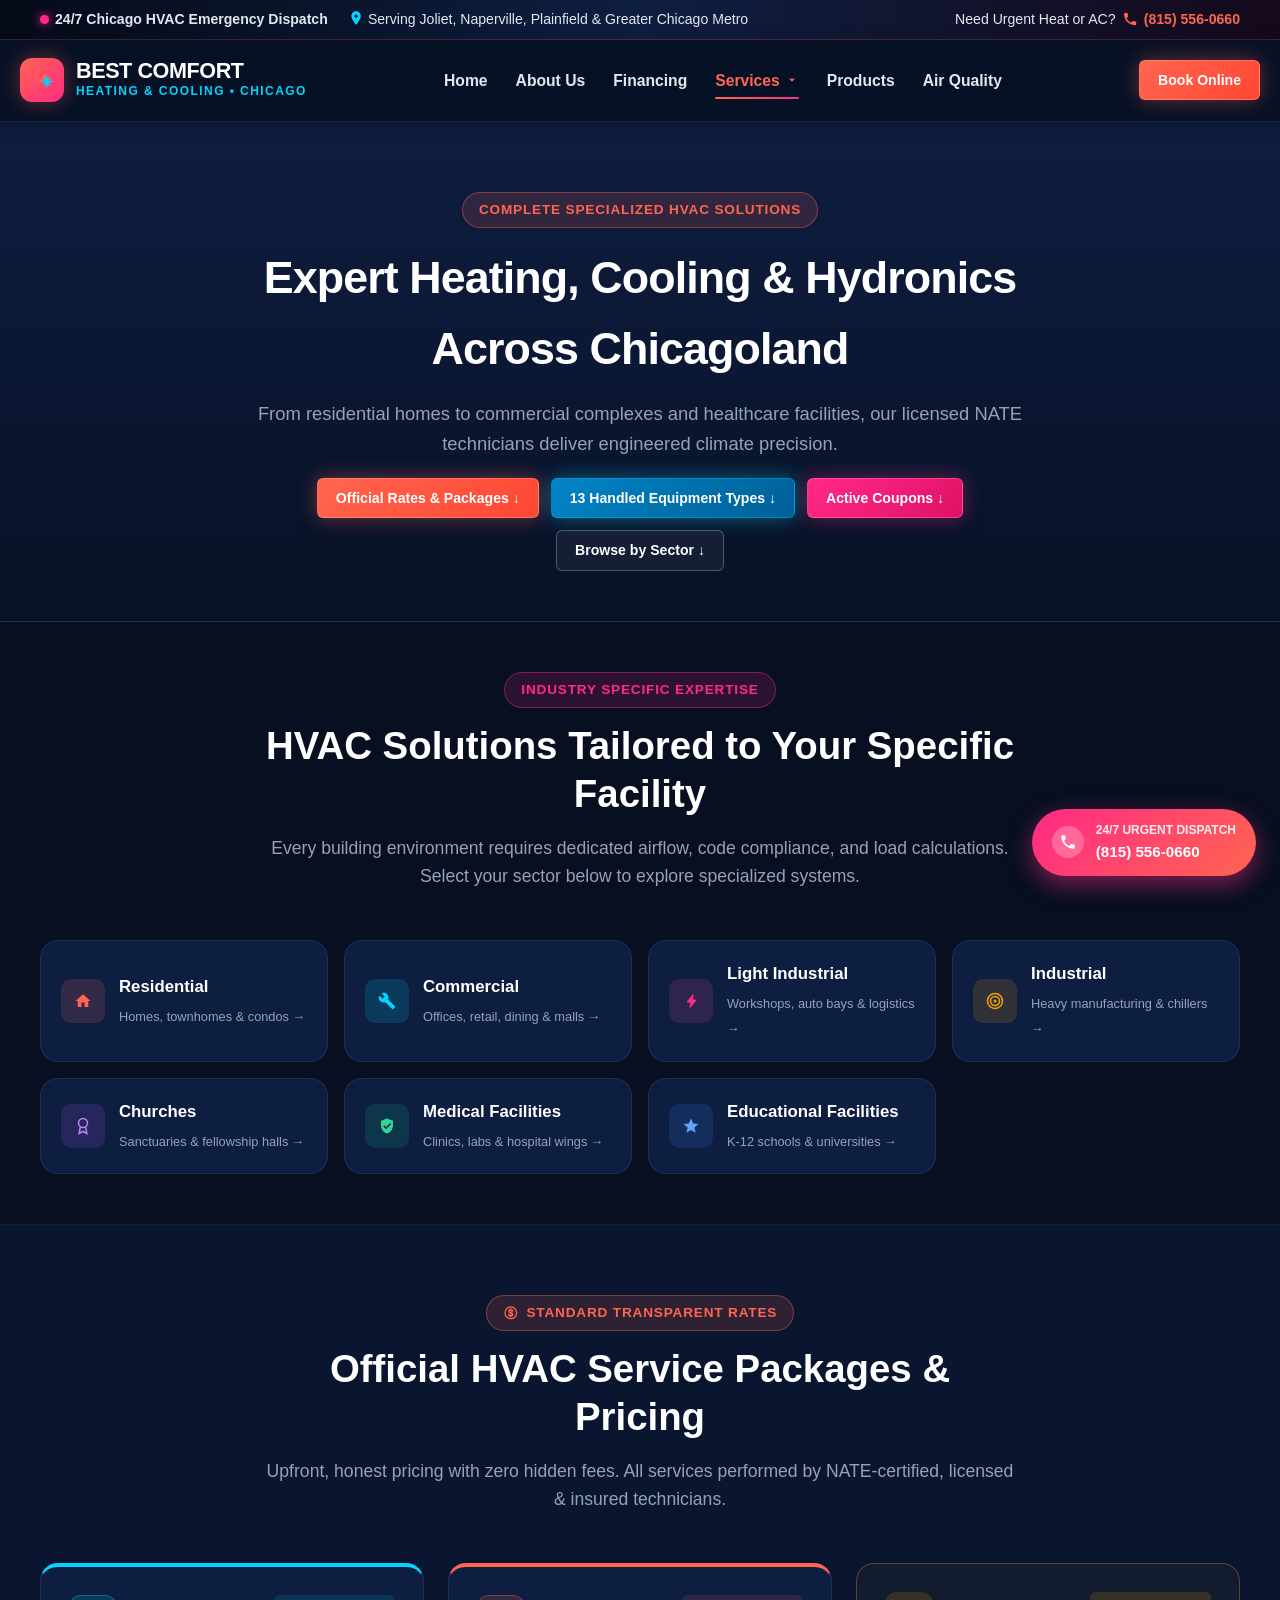
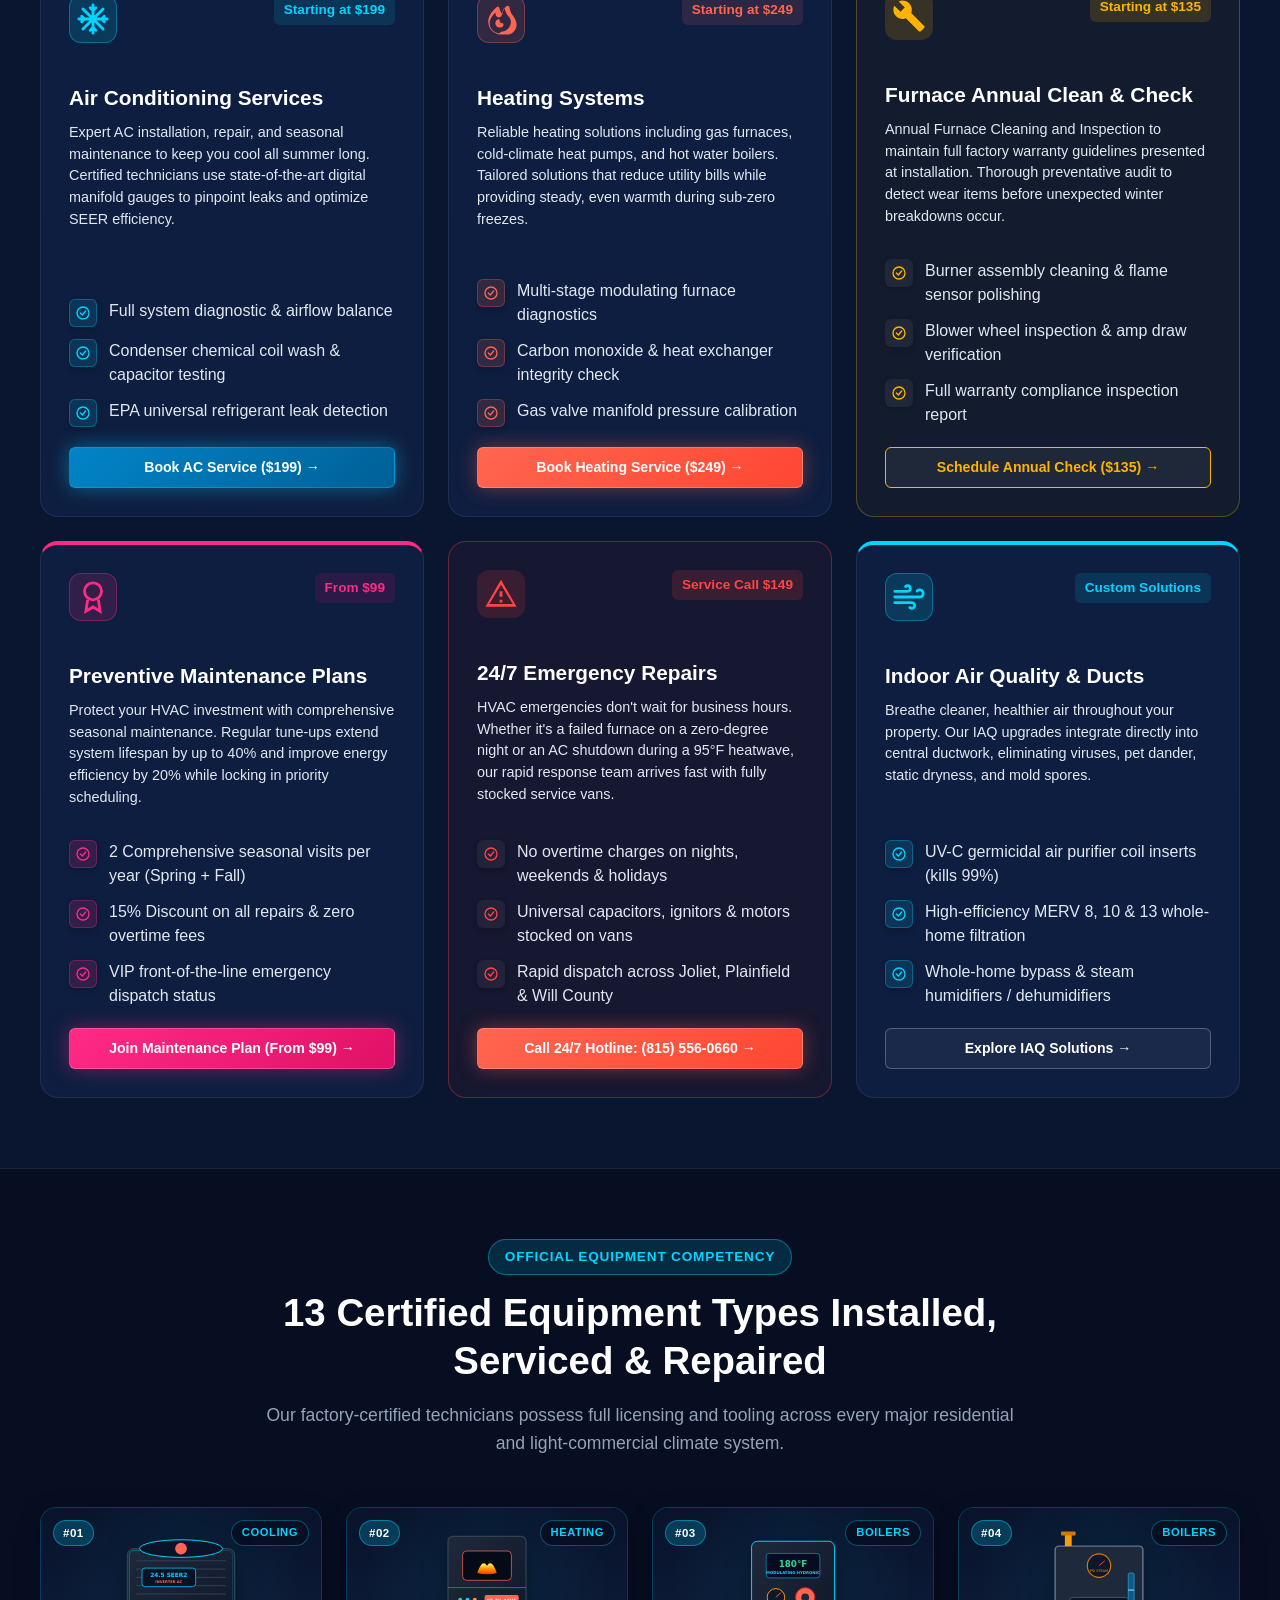
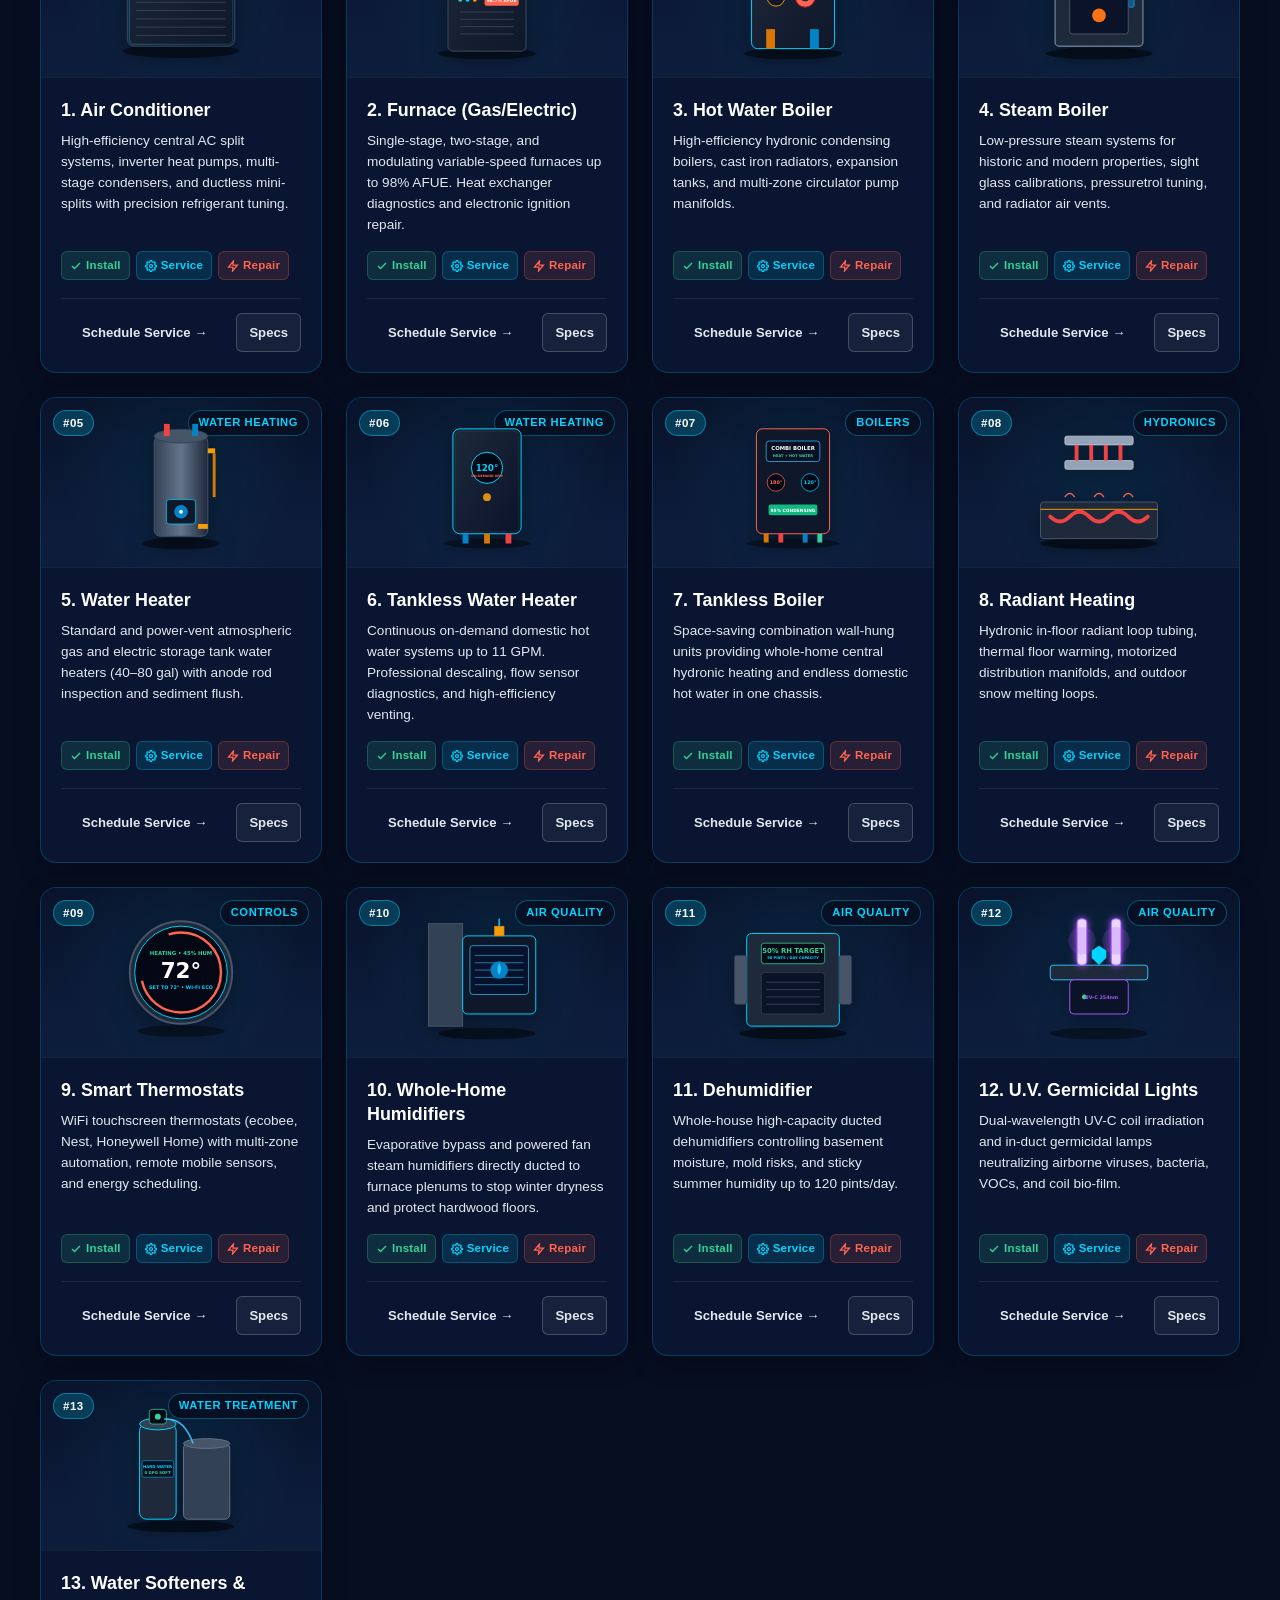
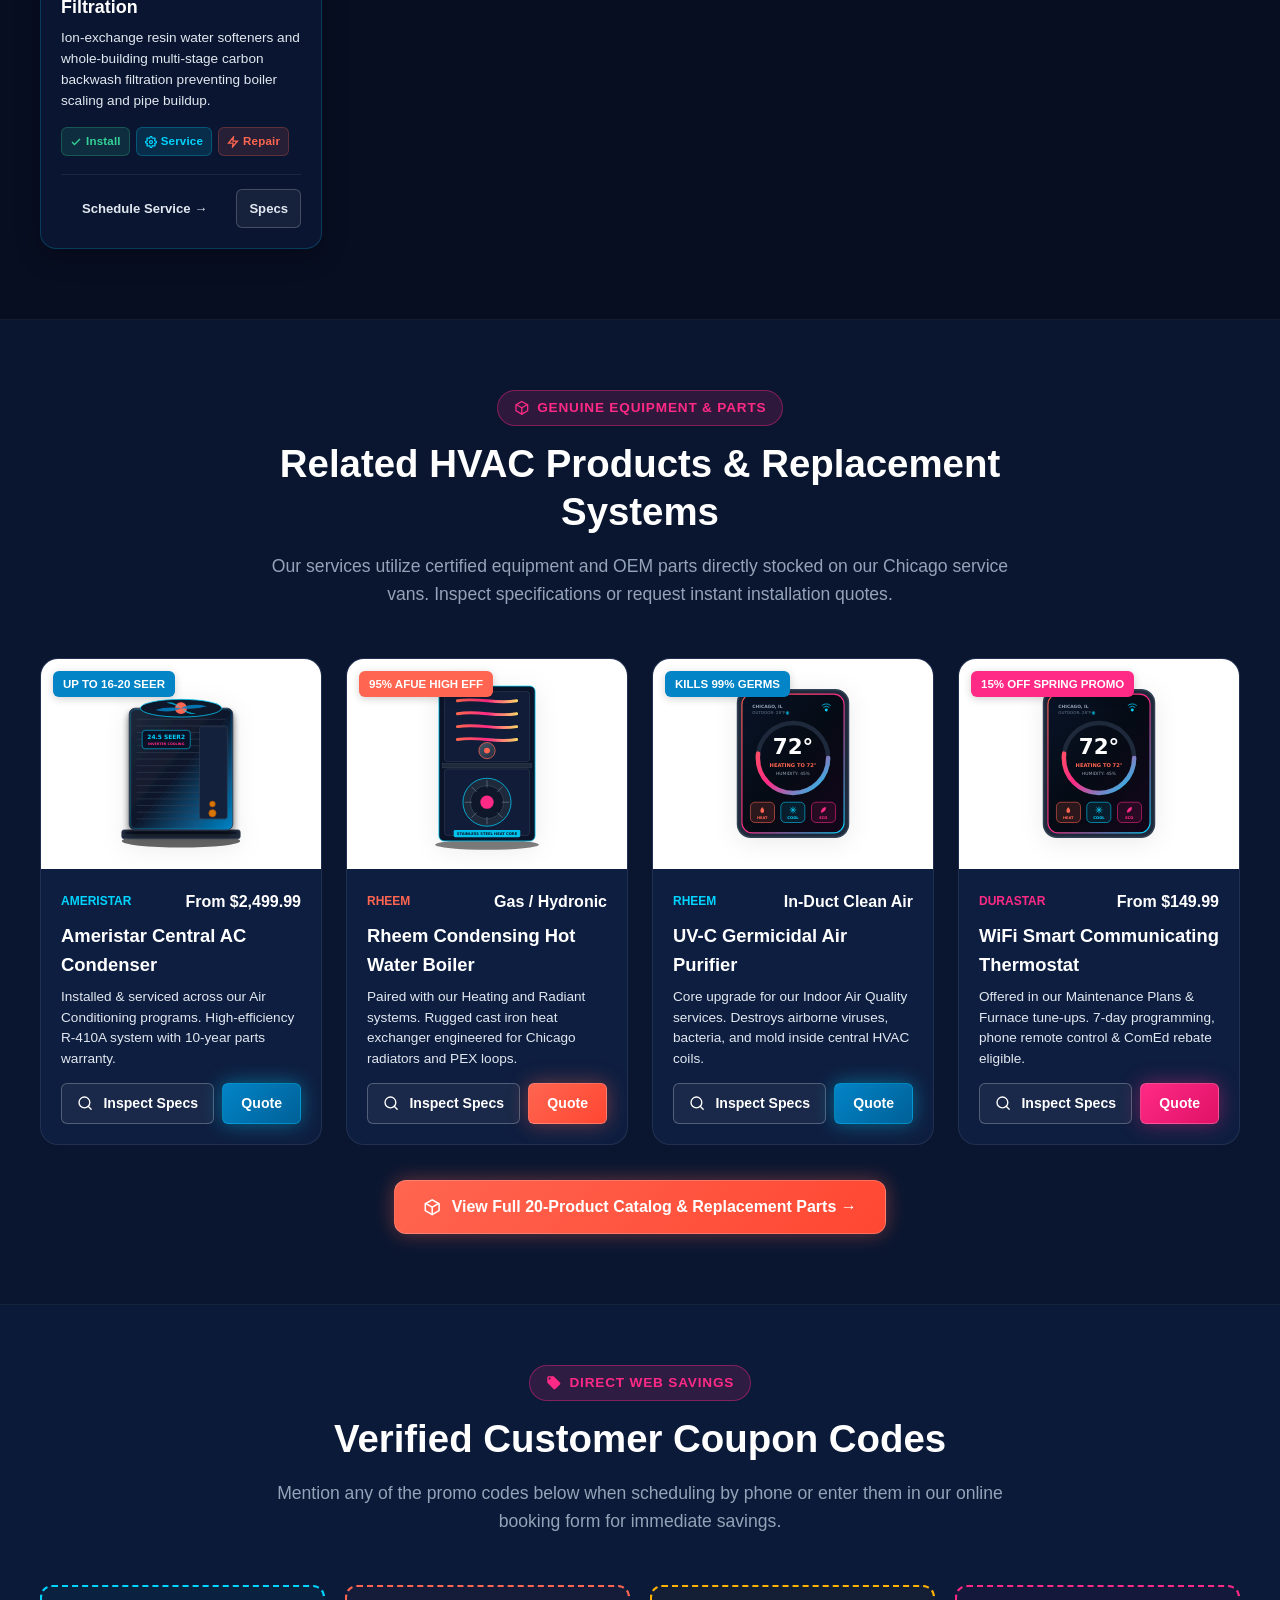
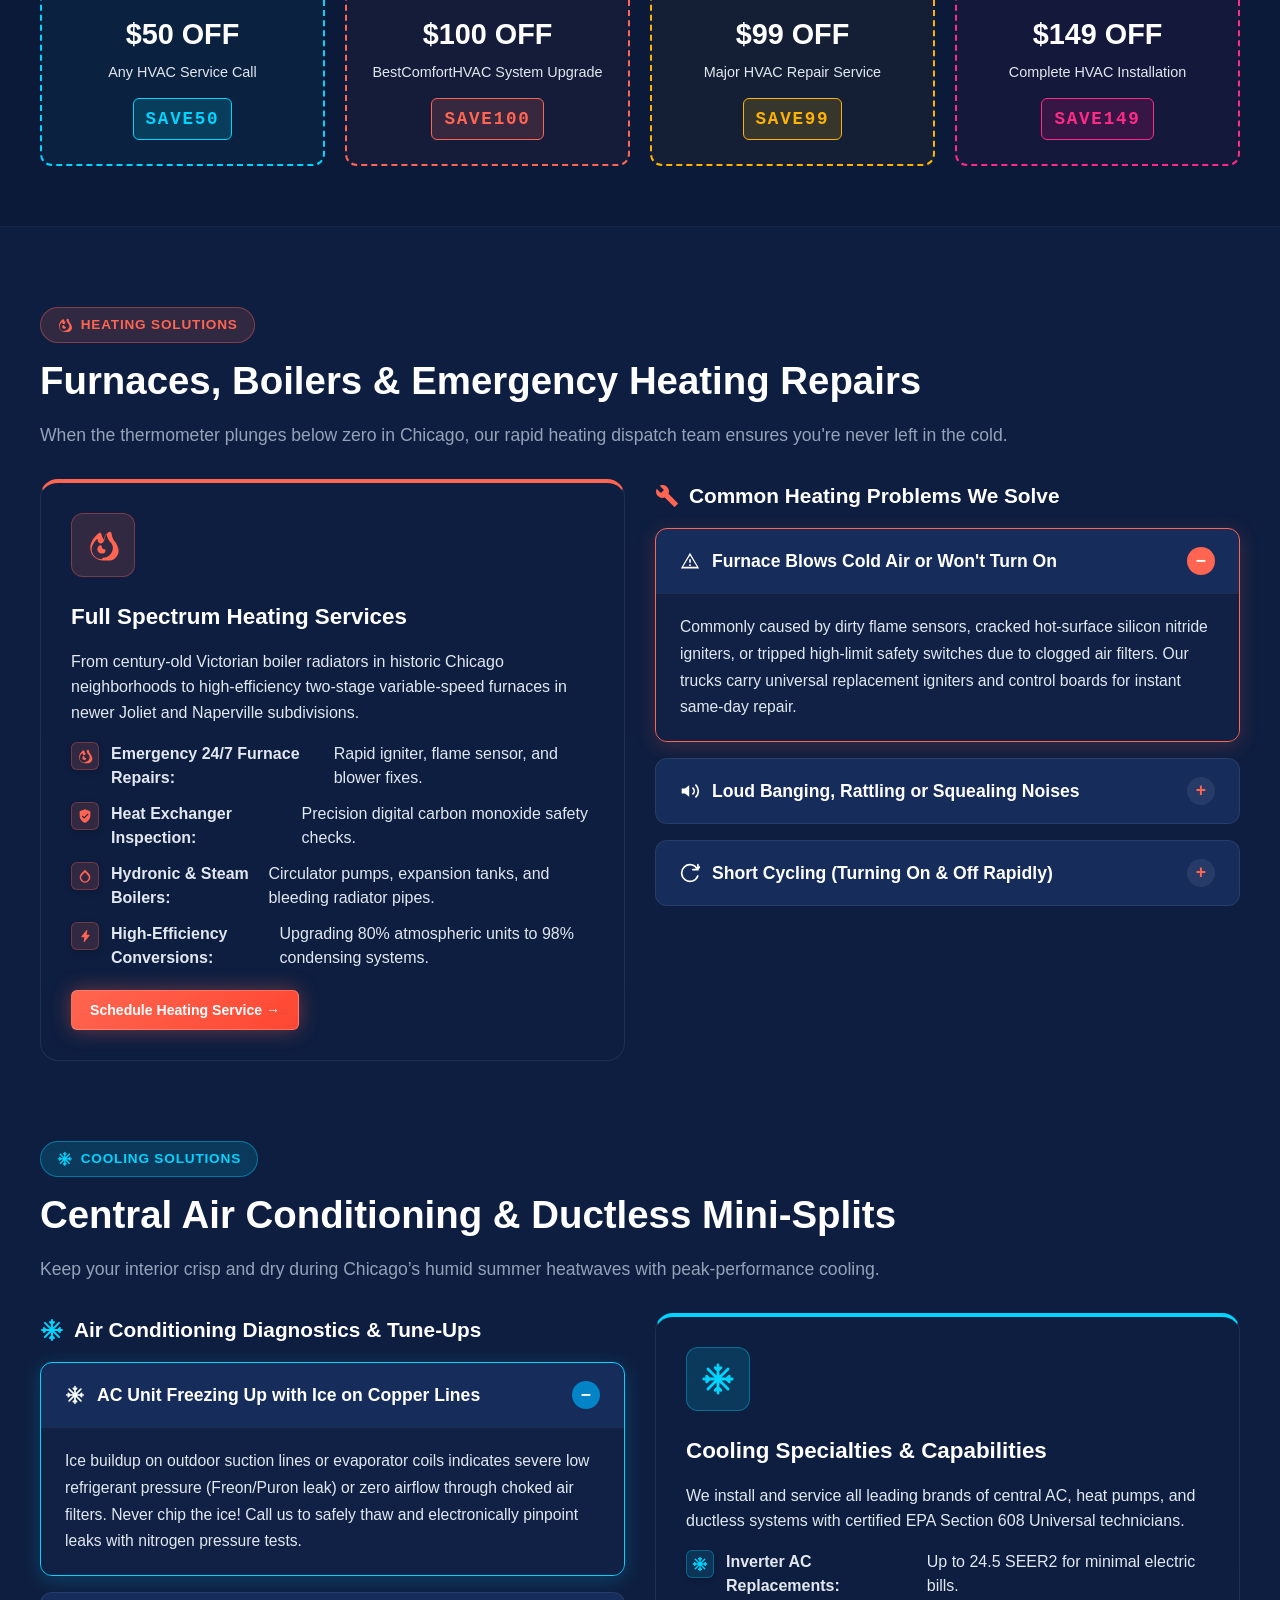
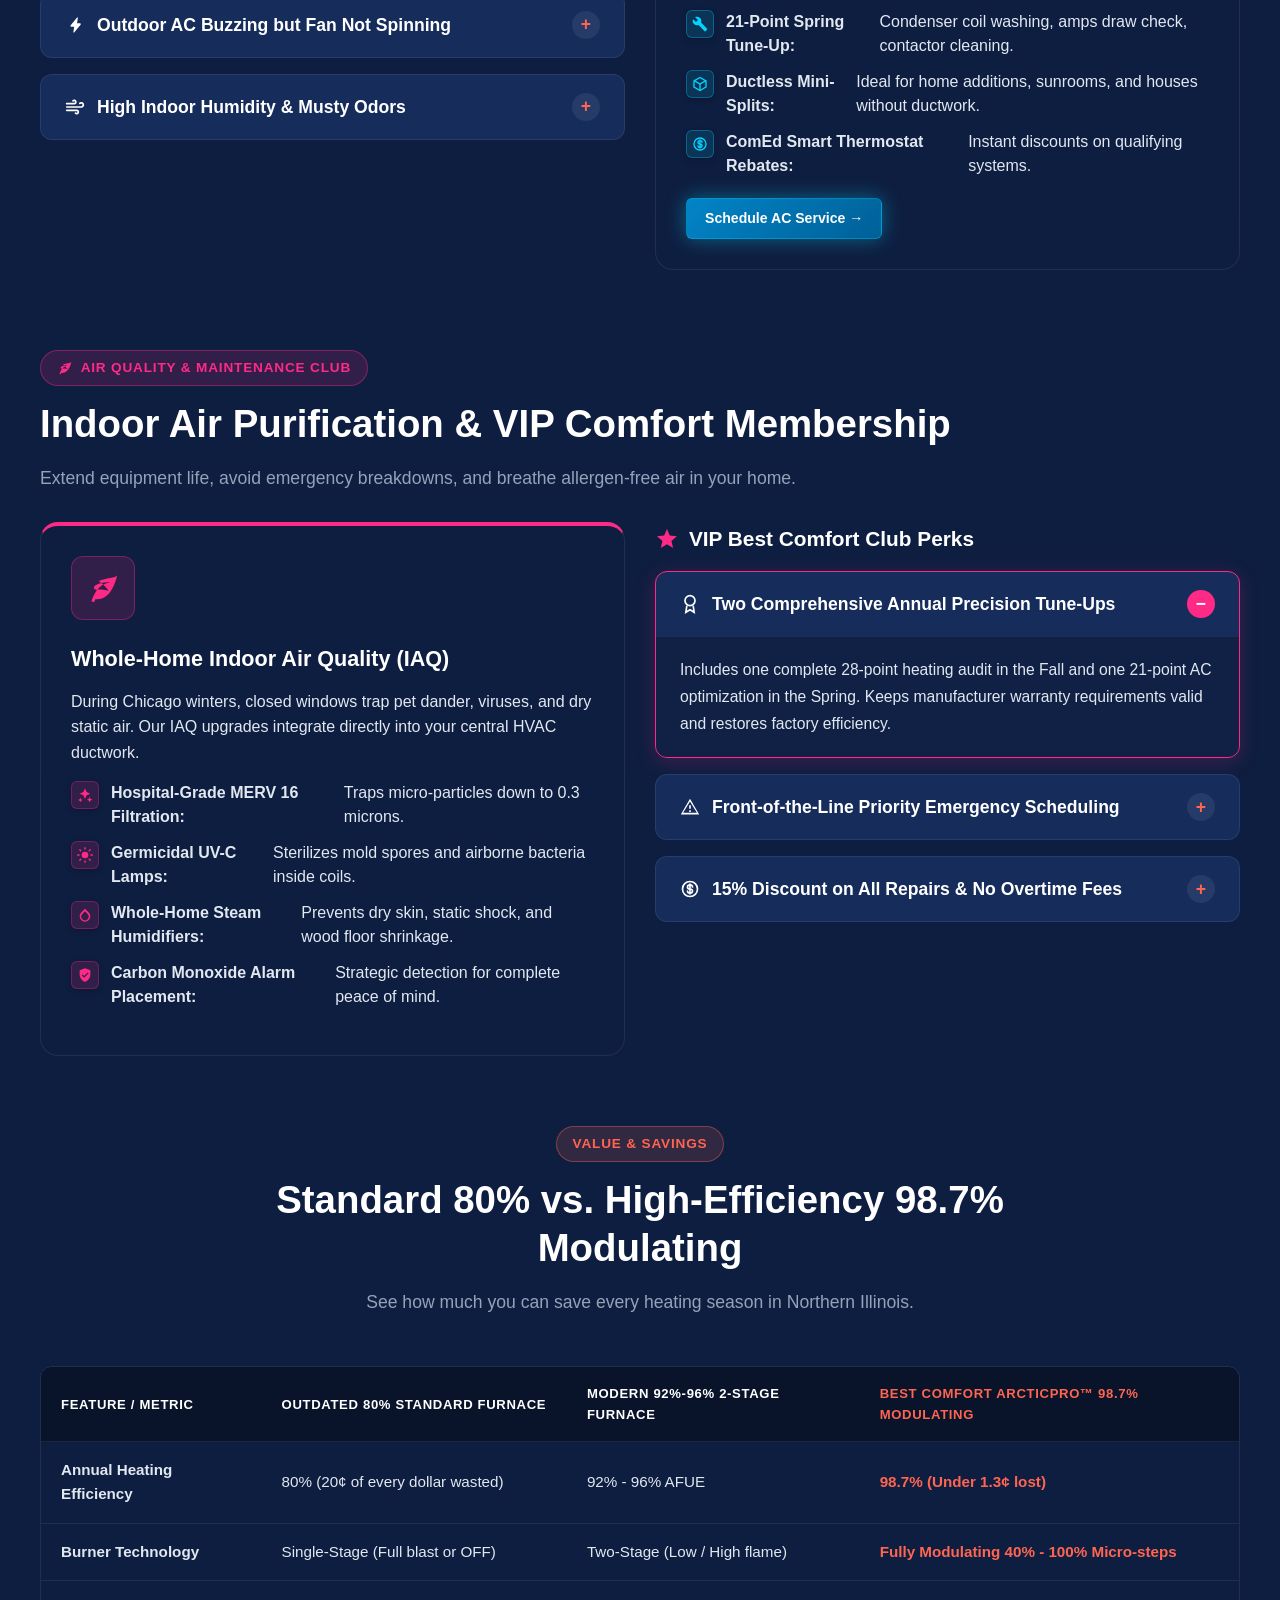
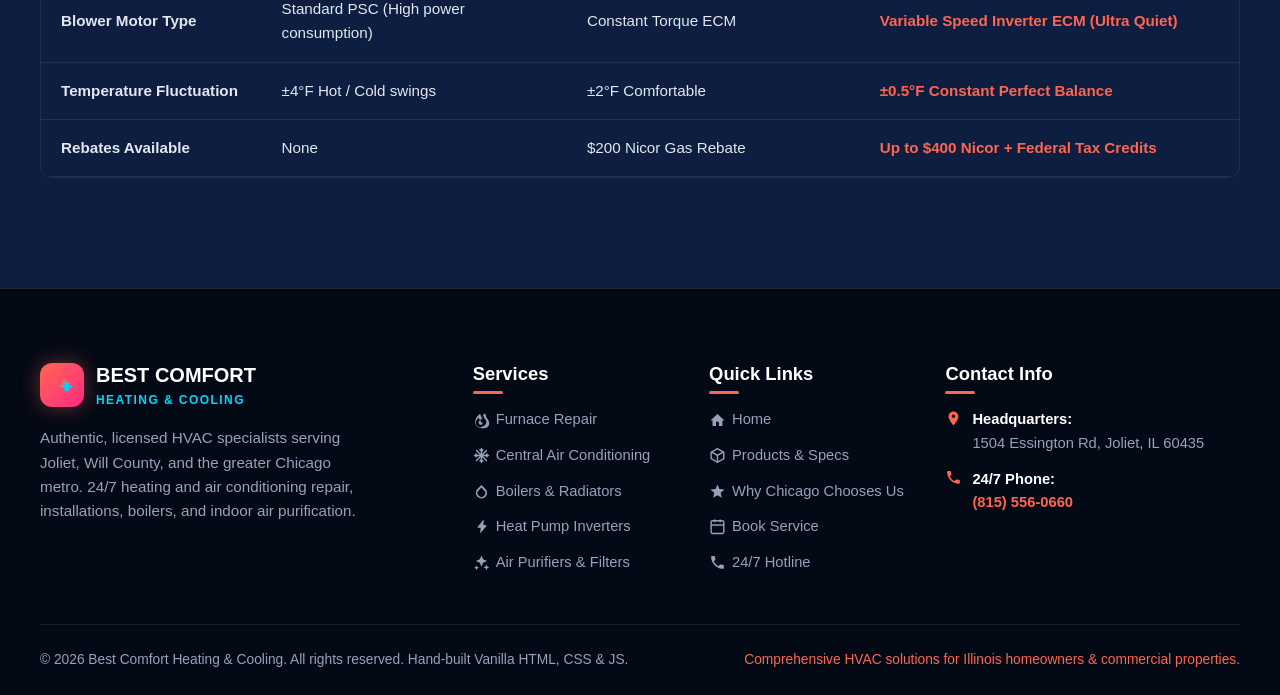
<file: services.html>
<!DOCTYPE html>
<html lang="en">
<head>
  <meta charset="UTF-8">
  <meta name="viewport" content="width=device-width, initial-scale=1.0">
  <title>HVAC Services: Heating, Cooling &amp; Boilers | Best Comfort Chicago</title>
  <meta name="description" content="Comprehensive HVAC services in Joliet and Chicago metro: furnace repair, central AC installation, radiant boiler systems, ductless mini-splits, and 24/7 emergency repair.">
  <link rel="stylesheet" href="assets/css/style.css">
  <link rel="stylesheet" href="assets/css/pages.css">
  <script src="assets/js/icons.js"></script>
</head>
<body>
  <svg id="svgSpriteDefs" style="display:none;" xmlns="http://www.w3.org/2000/svg">
  <defs>
    <symbol id="icon-fire" viewBox="0 0 24 24">
      <path d="M12 23c-4.97 0-9-4.03-9-9 0-4.12 2.76-7.86 5.86-10.37.78-.63 1.93-.15 2.06.85.22 1.69 1.08 3.19 2.08 4.26.17-2.19 1.13-4.22 2.72-5.74.83-.8 2.2-.28 2.3.87.28 3.09 1.76 5.13 2.98 6.42C22.04 12.43 23 14.15 23 16c0 3.86-3.14 7-7 7h-4zm0-2c3.87 0 7-3.13 7-7 0-1.42-.72-2.77-1.63-3.73-1.47-1.56-2.58-3.69-2.84-6.32-1.07 1.34-1.78 3.03-1.87 4.88-.06 1.1-.92 1.98-2.02 2.03-1.22.06-2.29-.86-2.39-2.08-.03-.39-.12-.76-.24-1.12-2.13 2.03-4.01 4.79-4.01 7.34 0 3.87 3.13 7 7 7zm-1-3c-1.66 0-3-1.34-3-3 0-1.31.84-2.41 2-2.83.55-.2 1.13.25 1.09.83-.07 1.07.78 1.98 1.86 2 .46.01.83.38.83.84 0 1.19-.88 2.16-2.04 2.16h-.74z"/>
    </symbol>

    <symbol id="icon-snowflake" viewBox="0 0 24 24">
      <path d="M12 2v20M2 12h20M4.93 4.93l14.14 14.14M4.93 19.07L19.07 4.93M12 6l2-2m-4 0l2 2m0 12l2 2m-4 0l2-2m-6-6l-2-2m0 4l2-2m12 0l2-2m0 4l-2-2" fill="none" stroke="currentColor" stroke-width="2" stroke-linecap="round"/>
    </symbol>

    <symbol id="icon-bolt" viewBox="0 0 24 24">
      <path d="M11 21h-1l1-7H7.5c-.88 0-1.33-1.06-.71-1.69L14.5 3h1l-1 7h3.5c.88 0 1.33 1.06.71 1.69L11 21z"/>
    </symbol>

    <symbol id="icon-shield" viewBox="0 0 24 24">
      <path d="M12 2L4 5v6.09c0 5.05 3.41 9.76 8 10.91 4.59-1.15 8-5.86 8-10.91V5l-8-3zm-1.25 14.25l-3.75-3.75 1.41-1.41 2.34 2.34 5.34-5.34 1.41 1.41-6.75 6.75z"/>
    </symbol>

    <symbol id="icon-droplet" viewBox="0 0 24 24">
      <path d="M12 2.69l5.66 5.66a8 8 0 1 1-11.31 0L12 2.69zm0 3.83L8.05 10.46a5.5 5.5 0 1 0 7.78 0L12 6.52z"/>
    </symbol>

    <symbol id="icon-sparkles" viewBox="0 0 24 24">
      <path d="M12 2l2.4 5.6L20 10l-5.6 2.4L12 18l-2.4-5.6L4 10l5.6-2.4zm7 13l1.2 2.8L23 19l-2.8 1.2L19 23l-1.2-2.8L15 19l2.8-1.2zM5 16l1 2.5L8.5 19.5 6 20.5 5 23l-1-2.5L1.5 19.5 4 18.5z"/>
    </symbol>

    <symbol id="icon-tools" viewBox="0 0 24 24">
      <path d="M22.7 19l-9.1-9.1c.9-2.3.4-5-1.5-6.9-2-2-5-2.4-7.4-1.3L9 6 6 9 1.6 4.7C.5 7.1.9 10.1 2.9 12.1c1.9 1.9 4.6 2.4 6.9 1.5l9.1 9.1c.4.4 1 .4 1.4 0l2.3-2.3c.5-.4.5-1.1.1-1.4z"/>
    </symbol>

    <symbol id="icon-phone" viewBox="0 0 24 24">
      <path d="M20.01 15.38c-1.23 0-2.42-.2-3.53-.56-.35-.12-.74-.03-1.01.24l-2.2 2.2a15.05 15.05 0 0 1-6.59-6.59l2.2-2.21c.28-.26.36-.65.25-1C8.7 6.35 8.5 5.16 8.5 3.93 8.5 3.42 8.08 3 7.57 3H4.06C3.55 3 3 3.42 3 3.93 3 13.36 10.64 21 20.01 21c.51 0 .99-.55.99-1.06v-3.56c0-.51-.42-.99-.99-.99z"/>
    </symbol>

    <symbol id="icon-map-pin" viewBox="0 0 24 24">
      <path d="M12 2C8.13 2 5 5.13 5 9c0 5.25 7 13 7 13s7-7.75 7-13c0-3.87-3.13-7-7-7zm0 9.5a2.5 2.5 0 0 1 0-5 2.5 2.5 0 0 1 0 5z"/>
    </symbol>

    <symbol id="icon-star" viewBox="0 0 24 24">
      <path d="M12 17.27L18.18 21l-1.64-7.03L22 9.24l-7.19-.61L12 2 9.19 8.63 2 9.24l5.46 4.73L5.82 21z"/>
    </symbol>

    <symbol id="icon-clock" viewBox="0 0 24 24">
      <circle cx="12" cy="12" r="9" fill="none" stroke="currentColor" stroke-width="2"/>
      <polyline points="12,7 12,12 15.5,14" fill="none" stroke="currentColor" stroke-width="2" stroke-linecap="round"/>
    </symbol>

    <symbol id="icon-alert" viewBox="0 0 24 24">
      <path d="M12 2L1 21h22L12 2zm0 3.5L20.25 19H3.75L12 5.5zM11 10v4h2v-4h-2zm0 6v2h2v-2h-2z"/>
    </symbol>

    <symbol id="icon-home" viewBox="0 0 24 24">
      <path d="M10 20v-6h4v6h5v-8h3L12 3 2 12h3v8z"/>
    </symbol>

    <symbol id="icon-package" viewBox="0 0 24 24">
      <path d="M21 16.5l-9 5.2-9-5.2V7.5l9-5.2 9 5.2v9z" fill="none" stroke="currentColor" stroke-width="2"/>
      <polyline points="3.27,6.96 12,12.01 20.73,6.96" fill="none" stroke="currentColor" stroke-width="2"/>
      <line x1="12" y1="22.08" x2="12" y2="12" stroke="currentColor" stroke-width="2"/>
    </symbol>

    <symbol id="icon-tag" viewBox="0 0 24 24">
      <path d="M21.41 11.58l-9-9C12.05 2.22 11.55 2 11 2H4c-1.1 0-2 .9-2 2v7c0 .55.22 1.05.59 1.42l9 9c.36.36.86.58 1.41.58.55 0 1.05-.22 1.41-.59l7-7c.37-.36.59-.86.59-1.41 0-.55-.23-1.06-.59-1.42zM5.5 7C4.67 7 4 6.33 4 5.5S4.67 4 5.5 4 7 4.67 7 5.5 6.33 7 5.5 7z"/>
    </symbol>

    <symbol id="icon-smartphone" viewBox="0 0 24 24">
      <rect x="5" y="2" width="14" height="20" rx="3" fill="none" stroke="currentColor" stroke-width="2"/>
      <line x1="10" y1="5" x2="14" y2="5" stroke="currentColor" stroke-width="2" stroke-linecap="round"/>
      <circle cx="12" cy="18" r="1" fill="currentColor"/>
    </symbol>

    <symbol id="icon-dollar" viewBox="0 0 24 24">
      <circle cx="12" cy="12" r="9" fill="none" stroke="currentColor" stroke-width="2"/>
      <path d="M12 6v12M15 9.5c0-1.38-1.34-2.5-3-2.5s-3 1.12-3 2.5 1.34 2.5 3 2.5 3 1.12 3 2.5-1.34 2.5-3 2.5-3-1.12-3-2.5" fill="none" stroke="currentColor" stroke-width="2" stroke-linecap="round"/>
    </symbol>

    <symbol id="icon-award" viewBox="0 0 24 24">
      <circle cx="12" cy="8" r="6" fill="none" stroke="currentColor" stroke-width="2"/>
      <polyline points="8.21,13.89 7,22 12,19 17,22 15.79,13.88" fill="none" stroke="currentColor" stroke-width="2"/>
    </symbol>

    <symbol id="icon-volume" viewBox="0 0 24 24">
      <polygon points="11,5 6,9 2,9 2,15 6,15 11,19" fill="currentColor"/>
      <path d="M15.54 8.46a5 5 0 0 1 0 7.07M19.07 4.93a10 10 0 0 1 0 14.14" fill="none" stroke="currentColor" stroke-width="2" stroke-linecap="round"/>
    </symbol>

    <symbol id="icon-refresh" viewBox="0 0 24 24">
      <path d="M21.5 2v6h-6M21.34 15.57a10 10 0 1 1-.57-8.38l6.73-5.19" fill="none" stroke="currentColor" stroke-width="2" stroke-linecap="round"/>
    </symbol>

    <symbol id="icon-leaf" viewBox="0 0 24 24">
      <path d="M17 8C8 10 5.9 16.17 3.82 21.34L5.71 22l1-2.3A4.49 4.49 0 0 0 8 20C19 20 22 3 22 3c-1 2-8 2-13 4 5.24 3.73 7 7 7 7s-3-1-6-1c-1 0-2 .1-3 .3C3.5 12 6.5 8 17 8z"/>
    </symbol>

    <symbol id="icon-sun" viewBox="0 0 24 24">
      <circle cx="12" cy="12" r="5" fill="currentColor"/>
      <path d="M12 1v2m0 18v2M4.22 4.22l1.42 1.42m12.72 12.72l1.42 1.42M1 12h2m18 0h2M4.22 19.78l1.42-1.42M18.36 5.64l1.42-1.42" stroke="currentColor" stroke-width="2" stroke-linecap="round"/>
    </symbol>

    <symbol id="icon-wind" viewBox="0 0 24 24">
      <path d="M9.59 4.59A2 2 0 1 1 11 8H2m10.59 11.41A2 2 0 1 0 14 16H2m15.73-8.27A2.5 2.5 0 1 1 19.5 12H2" fill="none" stroke="currentColor" stroke-width="2" stroke-linecap="round"/>
    </symbol>

    <symbol id="icon-plug" viewBox="0 0 24 24">
      <path d="M9 2v6m6-6v6M6 8h12v5a6 6 0 0 1-12 0V8zm6 11v3" fill="none" stroke="currentColor" stroke-width="2" stroke-linecap="round"/>
    </symbol>

    <symbol id="icon-ruler" viewBox="0 0 24 24">
      <rect x="2" y="7" width="20" height="10" rx="2" fill="none" stroke="currentColor" stroke-width="2"/>
      <line x1="6" y1="7" x2="6" y2="12" stroke="currentColor" stroke-width="2"/>
      <line x1="10" y1="7" x2="10" y2="10" stroke="currentColor" stroke-width="2"/>
      <line x1="14" y1="7" x2="14" y2="12" stroke="currentColor" stroke-width="2"/>
      <line x1="18" y1="7" x2="18" y2="10" stroke="currentColor" stroke-width="2"/>
    </symbol>

    <symbol id="icon-calendar" viewBox="0 0 24 24">
      <rect x="3" y="4" width="18" height="18" rx="2" fill="none" stroke="currentColor" stroke-width="2"/>
      <line x1="16" y1="2" x2="16" y2="6" stroke="currentColor" stroke-width="2"/>
      <line x1="8" y1="2" x2="8" y2="6" stroke="currentColor" stroke-width="2"/>
      <line x1="3" y1="10" x2="21" y2="10" stroke="currentColor" stroke-width="2"/>
    </symbol>

    <symbol id="icon-search" viewBox="0 0 24 24">
      <circle cx="11" cy="11" r="8" fill="none" stroke="currentColor" stroke-width="2"/>
      <line x1="21" y1="21" x2="16.65" y2="16.65" stroke="currentColor" stroke-width="2" stroke-linecap="round"/>
    </symbol>

    <symbol id="icon-eye" viewBox="0 0 24 24">
      <path d="M12 4.5C7 4.5 2.73 7.61 1 12c1.73 4.39 6 7.5 11 7.5s9.27-3.11 11-7.5c-1.73-4.39-6-7.5-11-7.5zm0 12.5a5 5 0 1 1 0-10 5 5 0 0 1 0 10zm0-8a3 3 0 1 0 0 6 3 3 0 0 0 0-6z"/>
    </symbol>

    <symbol id="icon-check-circle" viewBox="0 0 24 24">
      <circle cx="12" cy="12" r="9" fill="none" stroke="currentColor" stroke-width="2"/>
      <polyline points="8,12 11,15 16,9" fill="none" stroke="currentColor" stroke-width="2" stroke-linecap="round"/>
    </symbol>

    <symbol id="icon-brand-flame-ice" viewBox="0 0 32 32">
      <path d="M12 4c-.3 1.2-1 2.2-1.7 3.2C9.3 8.7 8.6 10.2 8.6 12.1c0 3.5 2.9 6.4 6.4 6.4s6.4-2.9 6.4-6.4c0-2.6-1.3-4.6-2.8-6.1-.2 1-.7 2-1.4 2.7-.9.9-1.5 2.5-1.5 4.1 0 2.2-1.8 4-4 4s-4-1.8-4-4c0-1.4.6-2.6 1.6-3.6.5-.6 1-1.2 1.4-1.9.5-1.1.6-2.2.3-3.3z" fill="#ff6550"/>
      <path d="M22 12v12m-6-6h12m-9-4l6 8m-6 0l6-8" fill="none" stroke="#00d4ff" stroke-width="2" stroke-linecap="round"/>
    </symbol>

    <symbol id="icon-mail" viewBox="0 0 24 24">
      <path d="M4 4h16c1.1 0 2 .9 2 2v12c0 1.1-.9 2-2 2H4c-1.1 0-2-.9-2-2V6c0-1.1.9-2 2-2z" fill="none" stroke="currentColor" stroke-width="2"/>
      <polyline points="22,6 12,13 2,6" fill="none" stroke="currentColor" stroke-width="2"/>
    </symbol>

    <symbol id="icon-diamond" viewBox="0 0 24 24">
      <polygon points="12,2 22,12 12,22 2,12" fill="currentColor"/>
    </symbol>

    <symbol id="icon-target" viewBox="0 0 24 24">
      <circle cx="12" cy="12" r="10" fill="none" stroke="currentColor" stroke-width="2"/>
      <circle cx="12" cy="12" r="6" fill="none" stroke="currentColor" stroke-width="2"/>
      <circle cx="12" cy="12" r="2" fill="currentColor"/>
    </symbol>

    <symbol id="icon-users" viewBox="0 0 24 24">
      <path d="M17 21v-2a4 4 0 0 0-4-4H5a4 4 0 0 0-4 4v2" fill="none" stroke="currentColor" stroke-width="2" stroke-linecap="round"/>
      <circle cx="9" cy="7" r="4" fill="none" stroke="currentColor" stroke-width="2"/>
      <path d="M23 21v-2a4 4 0 0 0-3-3.87M16 3.13a4 4 0 0 1 0 7.75" fill="none" stroke="currentColor" stroke-width="2" stroke-linecap="round"/>
    </symbol>
  </defs>
</svg>

    <aside class="top-bar" aria-label="Emergency Announcement">
    <div class="container top-bar-inner">
      <div class="top-bar-info">
        <div class="top-bar-item">
          <span class="emergency-pulse"></span>
          <strong>24/7 Chicago HVAC Emergency Dispatch</strong>
        </div>
        <div class="top-bar-item">
          <span><svg class="svg-icon" style="color:var(--rich-blue-electric);"><use href="#icon-map-pin"></use></svg> Serving Joliet, Naperville, Plainfield &amp; Greater Chicago Metro</span>
        </div>
      </div>
      <div class="top-bar-item">
        <span>Need Urgent Heat or AC?</span>
        <a href="tel:8155560660" class="top-phone-link" id="topEmergencyCall">
          <svg class="svg-icon"><use href="#icon-phone"></use></svg> (815) 556-0660
        </a>
      </div>
    </div>
  </aside>

  <header class="site-header">
    <div class="container header-inner">
      <a href="index.html" class="logo-brand">
        <div class="logo-icon">
          <svg class="svg-icon"><use href="#icon-brand-flame-ice"></use></svg>
        </div>
        <div class="logo-text">
          <h1>BEST COMFORT</h1>
          <span>HEATING &amp; COOLING • CHICAGO</span>
        </div>
      </a>

      <nav class="nav-menu" aria-label="Main Navigation">
        <a href="index.html" class="nav-link" id="navHome">Home</a>
        <a href="about.html" class="nav-link" id="navAbout">About Us</a>
        <a href="financing.html" class="nav-link" id="navFinancing">Financing</a>

        <div class="nav-item-dropdown" id="navServicesDropdown">
          <a href="services.html" class="nav-link dropdown-toggle active" id="navServices">
            Services
            <svg class="dropdown-arrow" viewBox="0 0 24 24" width="14" height="14"><path d="M7 10l5 5 5-5z" fill="currentColor"/></svg>
          </a>
          <div class="dropdown-menu">
            <div class="dropdown-header">
              <span class="dropdown-title">HVAC Solutions by Sector</span>
              <a href="services.html" class="dropdown-view-all">All Services &rarr;</a>
            </div>
            <div class="dropdown-grid">
              <a href="services-residential.html" class="dropdown-link">
                <div class="dropdown-link-icon icon-residential"><svg class="svg-icon"><use href="#icon-home"></use></svg></div>
                <div class="dropdown-link-info">
                  <span class="dropdown-link-title">Residential</span>
                  <span class="dropdown-link-desc">Single-family homes &amp; condos</span>
                </div>
              </a>
              <a href="services-commercial.html" class="dropdown-link">
                <div class="dropdown-link-icon icon-commercial"><svg class="svg-icon"><use href="#icon-tools"></use></svg></div>
                <div class="dropdown-link-info">
                  <span class="dropdown-link-title">Commercial</span>
                  <span class="dropdown-link-desc">Offices, retail &amp; plazas</span>
                </div>
              </a>
              <a href="services-light-industrial.html" class="dropdown-link">
                <div class="dropdown-link-icon icon-light-ind"><svg class="svg-icon"><use href="#icon-bolt"></use></svg></div>
                <div class="dropdown-link-info">
                  <span class="dropdown-link-title">Light Industrial</span>
                  <span class="dropdown-link-desc">Workshops &amp; auto bays</span>
                </div>
              </a>
              <a href="services-industrial.html" class="dropdown-link">
                <div class="dropdown-link-icon icon-industrial"><svg class="svg-icon"><use href="#icon-target"></use></svg></div>
                <div class="dropdown-link-info">
                  <span class="dropdown-link-title">Industrial</span>
                  <span class="dropdown-link-desc">Plants, factories &amp; chillers</span>
                </div>
              </a>
              <a href="services-churches.html" class="dropdown-link">
                <div class="dropdown-link-icon icon-churches"><svg class="svg-icon"><use href="#icon-award"></use></svg></div>
                <div class="dropdown-link-info">
                  <span class="dropdown-link-title">Churches</span>
                  <span class="dropdown-link-desc">Places of worship &amp; halls</span>
                </div>
              </a>
              <a href="services-medical.html" class="dropdown-link">
                <div class="dropdown-link-icon icon-medical"><svg class="svg-icon"><use href="#icon-shield"></use></svg></div>
                <div class="dropdown-link-info">
                  <span class="dropdown-link-title">Medical Facilities</span>
                  <span class="dropdown-link-desc">Clinics, labs &amp; cleanrooms</span>
                </div>
              </a>
              <a href="services-educational.html" class="dropdown-link">
                <div class="dropdown-link-icon icon-educational"><svg class="svg-icon"><use href="#icon-star"></use></svg></div>
                <div class="dropdown-link-info">
                  <span class="dropdown-link-title">Educational Facilities</span>
                  <span class="dropdown-link-desc">K-12 schools &amp; universities</span>
                </div>
              </a>
            </div>
          </div>
        </div>

        <a href="products.html" class="nav-link" id="navProducts">Products</a>
        <a href="air-quality.html" class="nav-link" id="navAirQuality">Air Quality</a>
      </nav>

      <div class="nav-actions">
        <a href="contact.html" class="btn btn-salmon btn-sm" id="navBookOnline">Book Online</a>
        <button class="mobile-toggle" aria-label="Toggle Menu">
          <span></span>
          <span></span>
          <span></span>
        </button>
      </div>
    </div>
  </header>

  <div class="mobile-backdrop"></div>
  <div class="mobile-nav-drawer">
    <div class="mobile-drawer-header">
      <div class="logo-text">
        <h2 style="font-size:1.15rem; color:#fff; font-weight:800;">BEST COMFORT</h2>
        <span style="color:var(--rich-blue-electric); font-size:0.75rem;">HVAC SPECIALISTS</span>
      </div>
      <button class="mobile-close-btn">&times;</button>
    </div>
    <div class="mobile-menu-list">
      <a href="index.html" class="nav-link"><svg class="svg-icon"><use href="#icon-home"></use></svg> Home</a>
      <a href="about.html" class="nav-link"><svg class="svg-icon"><use href="#icon-star"></use></svg> About Us</a>
      <a href="financing.html" class="nav-link"><svg class="svg-icon"><use href="#icon-dollar"></use></svg> Financing (0% APR)</a>
      
      <div class="mobile-dropdown-item">
        <div class="mobile-dropdown-trigger">
          <a href="services.html" class="nav-link active"><svg class="svg-icon"><use href="#icon-tools"></use></svg> Services</a>
          <button type="button" class="mobile-sub-toggle" aria-label="Toggle Services Submenu">&#9662;</button>
        </div>
        <div class="mobile-sub-menu">
          <a href="services-residential.html" class="mobile-sub-link">&bull; Residential</a>
          <a href="services-commercial.html" class="mobile-sub-link">&bull; Commercial</a>
          <a href="services-light-industrial.html" class="mobile-sub-link">&bull; Light Industrial</a>
          <a href="services-industrial.html" class="mobile-sub-link">&bull; Industrial</a>
          <a href="services-churches.html" class="mobile-sub-link">&bull; Churches</a>
          <a href="services-medical.html" class="mobile-sub-link">&bull; Medical Facilities</a>
          <a href="services-educational.html" class="mobile-sub-link">&bull; Educational Facilities</a>
        </div>
      </div>

      <a href="products.html" class="nav-link"><svg class="svg-icon"><use href="#icon-package"></use></svg> Products</a>
      <a href="air-quality.html" class="nav-link"><svg class="svg-icon"><use href="#icon-wind"></use></svg> Air Quality</a>
      <a href="contact.html" class="nav-link"><svg class="svg-icon"><use href="#icon-calendar"></use></svg> Book Online / Contact</a>
    </div>
    <div style="margin-top:auto;">
      <a href="tel:8155560660" class="btn btn-pink" style="width:100%; text-align:center;">
        <svg class="svg-icon"><use href="#icon-phone"></use></svg> Call (815) 556-0660
      </a>
    </div>
  </div>

  <section class="page-hero">
    <div class="container page-hero-inner">
      <div class="badge-pill badge-salmon">Complete Specialized HVAC Solutions</div>
      <h1>Expert Heating, Cooling &amp; Hydronics Across Chicagoland</h1>
      <p>
        From residential homes to commercial complexes and healthcare facilities, our licensed NATE technicians deliver engineered climate precision.
      </p>
      <div style="margin-top:20px; display:flex; gap:12px; justify-content:center; flex-wrap:wrap;">
        <a href="#corePricingPackages" class="btn btn-salmon btn-sm">Official Rates &amp; Packages &darr;</a>
        <a href="#equipmentMatrix" class="btn btn-blue btn-sm">13 Handled Equipment Types &darr;</a>
        <a href="#couponsSection" class="btn btn-pink btn-sm">Active Coupons &darr;</a>
        <a href="#sectorDirectory" class="btn btn-outline btn-sm">Browse by Sector &darr;</a>
      </div>
    </div>
  </section>

  <section class="section" id="sectorDirectory" style="background: rgba(8, 15, 33, 0.95); border-bottom: 1px solid rgba(255,255,255,0.06); padding: 50px 0;">
    <div class="container">
      <div class="section-header">
        <div class="badge-pill badge-pink">Industry Specific Expertise</div>
        <h2 class="section-title">HVAC Solutions Tailored to Your Specific Facility</h2>
        <p class="section-subtitle">
          Every building environment requires dedicated airflow, code compliance, and load calculations. Select your sector below to explore specialized systems.
        </p>
      </div>

      <div style="display: grid; grid-template-columns: repeat(auto-fit, minmax(260px, 1fr)); gap: 16px; margin-top: 30px;">
        <a href="services-residential.html" class="card card-interactive" style="display: flex; align-items: center; gap: 14px; text-decoration: none; padding: 20px;">
          <div class="dropdown-link-icon icon-residential" style="width: 44px; height: 44px; border-radius: 10px;"><svg class="svg-icon"><use href="#icon-home"></use></svg></div>
          <div>
            <h3 style="font-size: 1.05rem; color: #fff; margin-bottom: 2px;">Residential</h3>
            <span style="font-size: 0.8rem; color: var(--text-muted);">Homes, townhomes &amp; condos &rarr;</span>
          </div>
        </a>
        <a href="services-commercial.html" class="card card-interactive" style="display: flex; align-items: center; gap: 14px; text-decoration: none; padding: 20px;">
          <div class="dropdown-link-icon icon-commercial" style="width: 44px; height: 44px; border-radius: 10px;"><svg class="svg-icon"><use href="#icon-tools"></use></svg></div>
          <div>
            <h3 style="font-size: 1.05rem; color: #fff; margin-bottom: 2px;">Commercial</h3>
            <span style="font-size: 0.8rem; color: var(--text-muted);">Offices, retail, dining &amp; malls &rarr;</span>
          </div>
        </a>
        <a href="services-light-industrial.html" class="card card-interactive" style="display: flex; align-items: center; gap: 14px; text-decoration: none; padding: 20px;">
          <div class="dropdown-link-icon icon-light-ind" style="width: 44px; height: 44px; border-radius: 10px;"><svg class="svg-icon"><use href="#icon-bolt"></use></svg></div>
          <div>
            <h3 style="font-size: 1.05rem; color: #fff; margin-bottom: 2px;">Light Industrial</h3>
            <span style="font-size: 0.8rem; color: var(--text-muted);">Workshops, auto bays &amp; logistics &rarr;</span>
          </div>
        </a>
        <a href="services-industrial.html" class="card card-interactive" style="display: flex; align-items: center; gap: 14px; text-decoration: none; padding: 20px;">
          <div class="dropdown-link-icon icon-industrial" style="width: 44px; height: 44px; border-radius: 10px;"><svg class="svg-icon"><use href="#icon-target"></use></svg></div>
          <div>
            <h3 style="font-size: 1.05rem; color: #fff; margin-bottom: 2px;">Industrial</h3>
            <span style="font-size: 0.8rem; color: var(--text-muted);">Heavy manufacturing &amp; chillers &rarr;</span>
          </div>
        </a>
        <a href="services-churches.html" class="card card-interactive" style="display: flex; align-items: center; gap: 14px; text-decoration: none; padding: 20px;">
          <div class="dropdown-link-icon icon-churches" style="width: 44px; height: 44px; border-radius: 10px;"><svg class="svg-icon"><use href="#icon-award"></use></svg></div>
          <div>
            <h3 style="font-size: 1.05rem; color: #fff; margin-bottom: 2px;">Churches</h3>
            <span style="font-size: 0.8rem; color: var(--text-muted);">Sanctuaries &amp; fellowship halls &rarr;</span>
          </div>
        </a>
        <a href="services-medical.html" class="card card-interactive" style="display: flex; align-items: center; gap: 14px; text-decoration: none; padding: 20px;">
          <div class="dropdown-link-icon icon-medical" style="width: 44px; height: 44px; border-radius: 10px;"><svg class="svg-icon"><use href="#icon-shield"></use></svg></div>
          <div>
            <h3 style="font-size: 1.05rem; color: #fff; margin-bottom: 2px;">Medical Facilities</h3>
            <span style="font-size: 0.8rem; color: var(--text-muted);">Clinics, labs &amp; hospital wings &rarr;</span>
          </div>
        </a>
        <a href="services-educational.html" class="card card-interactive" style="display: flex; align-items: center; gap: 14px; text-decoration: none; padding: 20px;">
          <div class="dropdown-link-icon icon-educational" style="width: 44px; height: 44px; border-radius: 10px;"><svg class="svg-icon"><use href="#icon-star"></use></svg></div>
          <div>
            <h3 style="font-size: 1.05rem; color: #fff; margin-bottom: 2px;">Educational Facilities</h3>
            <span style="font-size: 0.8rem; color: var(--text-muted);">K-12 schools &amp; universities &rarr;</span>
          </div>
        </a>
      </div>
    </div>
  </section>

  <section class="section" id="corePricingPackages" style="background: rgba(14, 30, 64, 0.4); border-bottom: 1px solid rgba(255,255,255,0.06); padding: 70px 0;">
    <div class="container">
      <div class="section-header">
        <div class="badge-pill badge-salmon">
          <svg class="svg-icon"><use href="#icon-dollar"></use></svg> Standard Transparent Rates
        </div>
        <h2 class="section-title">Official HVAC Service Packages &amp; Pricing</h2>
        <p class="section-subtitle">
          Upfront, honest pricing with zero hidden fees. All services performed by NATE-certified, licensed &amp; insured technicians.
        </p>
      </div>

      <div style="display: grid; grid-template-columns: repeat(auto-fit, minmax(320px, 1fr)); gap: 24px; margin-top: 40px;">
        
        <article class="card card-interactive card-glowing-blue" style="display: flex; flex-direction: column; padding: 28px;">
          <div style="display: flex; justify-content: space-between; align-items: flex-start; margin-bottom: 16px;">
            <div class="service-icon-box icon-box-blue" style="width: 48px; height: 48px;">
              <svg class="svg-icon"><use href="#icon-snowflake"></use></svg>
            </div>
            <span style="font-size: 0.85rem; font-weight: 800; color: var(--rich-blue-electric); background: rgba(0, 212, 255, 0.12); padding: 4px 10px; border-radius: 6px;">
              Starting at $199
            </span>
          </div>
          <h3 style="font-size: 1.3rem; color: #fff; margin-bottom: 8px;">Air Conditioning Services</h3>
          <p style="color: var(--text-light); font-size: 0.9rem; line-height: 1.5; margin-bottom: 16px; flex-grow: 1;">
            Expert AC installation, repair, and seasonal maintenance to keep you cool all summer long. Certified technicians use state-of-the-art digital manifold gauges to pinpoint leaks and optimize SEER efficiency.
          </p>
          <ul class="bullet-list bullet-blue" style="margin-bottom: 20px; font-size: 0.85rem;">
            <li class="bullet-item"><span class="bullet-icon"><svg class="svg-icon"><use href="#icon-check-circle"></use></svg></span> Full system diagnostic &amp; airflow balance</li>
            <li class="bullet-item"><span class="bullet-icon"><svg class="svg-icon"><use href="#icon-check-circle"></use></svg></span> Condenser chemical coil wash &amp; capacitor testing</li>
            <li class="bullet-item"><span class="bullet-icon"><svg class="svg-icon"><use href="#icon-check-circle"></use></svg></span> EPA universal refrigerant leak detection</li>
          </ul>
          <div style="margin-top: auto;">
            <a href="contact.html?service=ac" class="btn btn-blue btn-sm" style="width: 100%; text-align: center;">
              Book AC Service ($199) &rarr;
            </a>
          </div>
        </article>

        <article class="card card-interactive card-glowing-salmon" style="display: flex; flex-direction: column; padding: 28px;">
          <div style="display: flex; justify-content: space-between; align-items: flex-start; margin-bottom: 16px;">
            <div class="service-icon-box icon-box-salmon" style="width: 48px; height: 48px;">
              <svg class="svg-icon"><use href="#icon-fire"></use></svg>
            </div>
            <span style="font-size: 0.85rem; font-weight: 800; color: var(--electric-salmon); background: rgba(255, 107, 107, 0.12); padding: 4px 10px; border-radius: 6px;">
              Starting at $249
            </span>
          </div>
          <h3 style="font-size: 1.3rem; color: #fff; margin-bottom: 8px;">Heating Systems</h3>
          <p style="color: var(--text-light); font-size: 0.9rem; line-height: 1.5; margin-bottom: 16px; flex-grow: 1;">
            Reliable heating solutions including gas furnaces, cold-climate heat pumps, and hot water boilers. Tailored solutions that reduce utility bills while providing steady, even warmth during sub-zero freezes.
          </p>
          <ul class="bullet-list bullet-salmon" style="margin-bottom: 20px; font-size: 0.85rem;">
            <li class="bullet-item"><span class="bullet-icon"><svg class="svg-icon"><use href="#icon-check-circle"></use></svg></span> Multi-stage modulating furnace diagnostics</li>
            <li class="bullet-item"><span class="bullet-icon"><svg class="svg-icon"><use href="#icon-check-circle"></use></svg></span> Carbon monoxide &amp; heat exchanger integrity check</li>
            <li class="bullet-item"><span class="bullet-icon"><svg class="svg-icon"><use href="#icon-check-circle"></use></svg></span> Gas valve manifold pressure calibration</li>
          </ul>
          <div style="margin-top: auto;">
            <a href="contact.html?service=heating" class="btn btn-salmon btn-sm" style="width: 100%; text-align: center;">
              Book Heating Service ($249) &rarr;
            </a>
          </div>
        </article>

        <article class="card card-interactive" style="display: flex; flex-direction: column; padding: 28px; border: 1px solid rgba(255, 179, 0, 0.3); background: rgba(255, 179, 0, 0.04);">
          <div style="display: flex; justify-content: space-between; align-items: flex-start; margin-bottom: 16px;">
            <div class="service-icon-box" style="width: 48px; height: 48px; background: rgba(255, 179, 0, 0.15); color: #ffb300;">
              <svg class="svg-icon"><use href="#icon-tools"></use></svg>
            </div>
            <span style="font-size: 0.85rem; font-weight: 800; color: #ffb300; background: rgba(255, 179, 0, 0.15); padding: 4px 10px; border-radius: 6px;">
              Starting at $135
            </span>
          </div>
          <h3 style="font-size: 1.3rem; color: #fff; margin-bottom: 8px;">Furnace Annual Clean &amp; Check</h3>
          <p style="color: var(--text-light); font-size: 0.9rem; line-height: 1.5; margin-bottom: 16px; flex-grow: 1;">
            Annual Furnace Cleaning and Inspection to maintain full factory warranty guidelines presented at installation. Thorough preventative audit to detect wear items before unexpected winter breakdowns occur.
          </p>
          <ul class="bullet-list" style="margin-bottom: 20px; font-size: 0.85rem;">
            <li class="bullet-item"><span class="bullet-icon" style="color:#ffb300;"><svg class="svg-icon"><use href="#icon-check-circle"></use></svg></span> Burner assembly cleaning &amp; flame sensor polishing</li>
            <li class="bullet-item"><span class="bullet-icon" style="color:#ffb300;"><svg class="svg-icon"><use href="#icon-check-circle"></use></svg></span> Blower wheel inspection &amp; amp draw verification</li>
            <li class="bullet-item"><span class="bullet-icon" style="color:#ffb300;"><svg class="svg-icon"><use href="#icon-check-circle"></use></svg></span> Full warranty compliance inspection report</li>
          </ul>
          <div style="margin-top: auto;">
            <a href="contact.html?service=tuneup" class="btn btn-outline btn-sm" style="width: 100%; text-align: center; border-color: #ffb300; color: #ffb300;">
              Schedule Annual Check ($135) &rarr;
            </a>
          </div>
        </article>

        <article class="card card-interactive card-glowing-pink" style="display: flex; flex-direction: column; padding: 28px;">
          <div style="display: flex; justify-content: space-between; align-items: flex-start; margin-bottom: 16px;">
            <div class="service-icon-box icon-box-pink" style="width: 48px; height: 48px;">
              <svg class="svg-icon"><use href="#icon-award"></use></svg>
            </div>
            <span style="font-size: 0.85rem; font-weight: 800; color: var(--vibrant-pink); background: rgba(255, 0, 127, 0.12); padding: 4px 10px; border-radius: 6px;">
              From $99
            </span>
          </div>
          <h3 style="font-size: 1.3rem; color: #fff; margin-bottom: 8px;">Preventive Maintenance Plans</h3>
          <p style="color: var(--text-light); font-size: 0.9rem; line-height: 1.5; margin-bottom: 16px; flex-grow: 1;">
            Protect your HVAC investment with comprehensive seasonal maintenance. Regular tune-ups extend system lifespan by up to 40% and improve energy efficiency by 20% while locking in priority scheduling.
          </p>
          <ul class="bullet-list bullet-pink" style="margin-bottom: 20px; font-size: 0.85rem;">
            <li class="bullet-item"><span class="bullet-icon"><svg class="svg-icon"><use href="#icon-check-circle"></use></svg></span> 2 Comprehensive seasonal visits per year (Spring + Fall)</li>
            <li class="bullet-item"><span class="bullet-icon"><svg class="svg-icon"><use href="#icon-check-circle"></use></svg></span> 15% Discount on all repairs &amp; zero overtime fees</li>
            <li class="bullet-item"><span class="bullet-icon"><svg class="svg-icon"><use href="#icon-check-circle"></use></svg></span> VIP front-of-the-line emergency dispatch status</li>
          </ul>
          <div style="margin-top: auto;">
            <a href="contact.html?service=maintenance" class="btn btn-pink btn-sm" style="width: 100%; text-align: center;">
              Join Maintenance Plan (From $99) &rarr;
            </a>
          </div>
        </article>

        <article class="card card-interactive" style="display: flex; flex-direction: column; padding: 28px; border: 1px solid rgba(255, 68, 68, 0.35); background: rgba(255, 68, 68, 0.05);">
          <div style="display: flex; justify-content: space-between; align-items: flex-start; margin-bottom: 16px;">
            <div class="service-icon-box" style="width: 48px; height: 48px; background: rgba(255, 68, 68, 0.15); color: #ff4444;">
              <svg class="svg-icon"><use href="#icon-alert"></use></svg>
            </div>
            <span style="font-size: 0.85rem; font-weight: 800; color: #ff4444; background: rgba(255, 68, 68, 0.15); padding: 4px 10px; border-radius: 6px;">
              Service Call $149
            </span>
          </div>
          <h3 style="font-size: 1.3rem; color: #fff; margin-bottom: 8px;">24/7 Emergency Repairs</h3>
          <p style="color: var(--text-light); font-size: 0.9rem; line-height: 1.5; margin-bottom: 16px; flex-grow: 1;">
            HVAC emergencies don't wait for business hours. Whether it's a failed furnace on a zero-degree night or an AC shutdown during a 95°F heatwave, our rapid response team arrives fast with fully stocked service vans.
          </p>
          <ul class="bullet-list" style="margin-bottom: 20px; font-size: 0.85rem;">
            <li class="bullet-item"><span class="bullet-icon" style="color:#ff4444;"><svg class="svg-icon"><use href="#icon-check-circle"></use></svg></span> No overtime charges on nights, weekends &amp; holidays</li>
            <li class="bullet-item"><span class="bullet-icon" style="color:#ff4444;"><svg class="svg-icon"><use href="#icon-check-circle"></use></svg></span> Universal capacitors, ignitors &amp; motors stocked on vans</li>
            <li class="bullet-item"><span class="bullet-icon" style="color:#ff4444;"><svg class="svg-icon"><use href="#icon-check-circle"></use></svg></span> Rapid dispatch across Joliet, Plainfield &amp; Will County</li>
          </ul>
          <div style="margin-top: auto;">
            <a href="tel:8155560660" class="btn btn-salmon btn-sm" style="width: 100%; text-align: center;">
              Call 24/7 Hotline: (815) 556-0660 &rarr;
            </a>
          </div>
        </article>

        <article class="card card-interactive card-glowing-blue" style="display: flex; flex-direction: column; padding: 28px;">
          <div style="display: flex; justify-content: space-between; align-items: flex-start; margin-bottom: 16px;">
            <div class="service-icon-box icon-box-blue" style="width: 48px; height: 48px;">
              <svg class="svg-icon"><use href="#icon-wind"></use></svg>
            </div>
            <span style="font-size: 0.85rem; font-weight: 800; color: var(--rich-blue-electric); background: rgba(0, 212, 255, 0.12); padding: 4px 10px; border-radius: 6px;">
              Custom Solutions
            </span>
          </div>
          <h3 style="font-size: 1.3rem; color: #fff; margin-bottom: 8px;">Indoor Air Quality &amp; Ducts</h3>
          <p style="color: var(--text-light); font-size: 0.9rem; line-height: 1.5; margin-bottom: 16px; flex-grow: 1;">
            Breathe cleaner, healthier air throughout your property. Our IAQ upgrades integrate directly into central ductwork, eliminating viruses, pet dander, static dryness, and mold spores.
          </p>
          <ul class="bullet-list bullet-blue" style="margin-bottom: 20px; font-size: 0.85rem;">
            <li class="bullet-item"><span class="bullet-icon"><svg class="svg-icon"><use href="#icon-check-circle"></use></svg></span> UV-C germicidal air purifier coil inserts (kills 99%)</li>
            <li class="bullet-item"><span class="bullet-icon"><svg class="svg-icon"><use href="#icon-check-circle"></use></svg></span> High-efficiency MERV 8, 10 &amp; 13 whole-home filtration</li>
            <li class="bullet-item"><span class="bullet-icon"><svg class="svg-icon"><use href="#icon-check-circle"></use></svg></span> Whole-home bypass &amp; steam humidifiers / dehumidifiers</li>
          </ul>
          <div style="margin-top: auto;">
            <a href="air-quality.html" class="btn btn-outline btn-sm" style="width: 100%; text-align: center;">
              Explore IAQ Solutions &rarr;
            </a>
          </div>
        </article>

      </div>
    </div>
  </section>

  <section class="section" id="equipmentMatrix" style="background: rgba(8, 15, 33, 0.98); border-bottom: 1px solid rgba(255,255,255,0.06); padding: 70px 0;">
    <div class="container">
      <div class="section-header">
        <div class="badge-pill badge-blue">Official Equipment Competency</div>
        <h2 class="section-title">13 Certified Equipment Types Installed, Serviced &amp; Repaired</h2>
        <p class="section-subtitle">
          Our factory-certified technicians possess full licensing and tooling across every major residential and light-commercial climate system.
        </p>
      </div>

      <div class="equipment-grid">

        <div class="equipment-card">
          <div class="equipment-card-media">
            <span class="equipment-card-num">#01</span>
            <span class="equipment-card-cat">Cooling</span>
            <img src="assets/images/equipment/ac.svg" alt="1. Air Conditioner" width="320" height="280" loading="lazy">
          </div>
          <div class="equipment-card-body">
            <h3 class="equipment-card-title">1. Air Conditioner</h3>
            <p class="equipment-card-desc">High-efficiency central AC split systems, inverter heat pumps, multi-stage condensers, and ductless mini-splits with precision refrigerant tuning.</p>
            <div class="equipment-card-badges">
              <span class="equipment-scope-badge install">
                <svg width="12" height="12" viewBox="0 0 24 24" fill="none" stroke="currentColor" stroke-width="2.5"><polyline points="20 6 9 17 4 12"></polyline></svg>
                Install
              </span>
              <span class="equipment-scope-badge service">
                <svg width="12" height="12" viewBox="0 0 24 24" fill="none" stroke="currentColor" stroke-width="2.5"><circle cx="12" cy="12" r="3"></circle><path d="M19.4 15a1.65 1.65 0 0 0 .33 1.82l.06.06a2 2 0 0 1 0 2.83 2 2 0 0 1-2.83 0l-.06-.06a1.65 1.65 0 0 0-1.82-.33 1.65 1.65 0 0 0-1 1.51V21a2 2 0 0 1-2 2 2 2 0 0 1-2-2v-.09A1.65 1.65 0 0 0 9 19.4a1.65 1.65 0 0 0-1.82.33l-.06.06a2 2 0 0 1-2.83 0 2 2 0 0 1 0-2.83l.06-.06a1.65 1.65 0 0 0 .33-1.82 1.65 1.65 0 0 0-1.51-1H3a2 2 0 0 1-2-2 2 2 0 0 1 2-2h.09A1.65 1.65 0 0 0 4.6 9a1.65 1.65 0 0 0-.33-1.82l-.06-.06a2 2 0 0 1 0-2.83 2 2 0 0 1 2.83 0l.06.06a1.65 1.65 0 0 0 1.82.33H9a1.65 1.65 0 0 0 1-1.51V3a2 2 0 0 1 2-2 2 2 0 0 1 2 2v.09a1.65 1.65 0 0 0 1 1.51 1.65 1.65 0 0 0 1.82-.33l.06-.06a2 2 0 0 1 2.83 0 2 2 0 0 1 0 2.83l-.06.06a1.65 1.65 0 0 0-.33 1.82V9a1.65 1.65 0 0 0 1.51 1H21a2 2 0 0 1 2 2 2 2 0 0 1-2 2h-.09a1.65 1.65 0 0 0-1.51 1z"></path></svg>
                Service
              </span>
              <span class="equipment-scope-badge repair">
                <svg width="12" height="12" viewBox="0 0 24 24" fill="none" stroke="currentColor" stroke-width="2.5"><polygon points="13 2 3 14 12 14 11 22 21 10 12 10 13 2"></polygon></svg>
                Repair
              </span>
            </div>
            <div class="equipment-card-actions">
              <a href="contact.html?service=ac" class="btn btn-primary btn-sm btn-schedule">Schedule Service &rarr;</a>
              <a href="products.html?category=air-conditioners" class="btn btn-outline btn-sm btn-specs">Specs</a>
            </div>
          </div>
        </div>

        <div class="equipment-card">
          <div class="equipment-card-media">
            <span class="equipment-card-num">#02</span>
            <span class="equipment-card-cat">Heating</span>
            <img src="assets/images/equipment/furnace.svg" alt="2. Furnace (Gas/Electric)" width="320" height="280" loading="lazy">
          </div>
          <div class="equipment-card-body">
            <h3 class="equipment-card-title">2. Furnace (Gas/Electric)</h3>
            <p class="equipment-card-desc">Single-stage, two-stage, and modulating variable-speed furnaces up to 98% AFUE. Heat exchanger diagnostics and electronic ignition repair.</p>
            <div class="equipment-card-badges">
              <span class="equipment-scope-badge install">
                <svg width="12" height="12" viewBox="0 0 24 24" fill="none" stroke="currentColor" stroke-width="2.5"><polyline points="20 6 9 17 4 12"></polyline></svg>
                Install
              </span>
              <span class="equipment-scope-badge service">
                <svg width="12" height="12" viewBox="0 0 24 24" fill="none" stroke="currentColor" stroke-width="2.5"><circle cx="12" cy="12" r="3"></circle><path d="M19.4 15a1.65 1.65 0 0 0 .33 1.82l.06.06a2 2 0 0 1 0 2.83 2 2 0 0 1-2.83 0l-.06-.06a1.65 1.65 0 0 0-1.82-.33 1.65 1.65 0 0 0-1 1.51V21a2 2 0 0 1-2 2 2 2 0 0 1-2-2v-.09A1.65 1.65 0 0 0 9 19.4a1.65 1.65 0 0 0-1.82.33l-.06.06a2 2 0 0 1-2.83 0 2 2 0 0 1 0-2.83l.06-.06a1.65 1.65 0 0 0 .33-1.82 1.65 1.65 0 0 0-1.51-1H3a2 2 0 0 1-2-2 2 2 0 0 1 2-2h.09A1.65 1.65 0 0 0 4.6 9a1.65 1.65 0 0 0-.33-1.82l-.06-.06a2 2 0 0 1 0-2.83 2 2 0 0 1 2.83 0l.06.06a1.65 1.65 0 0 0 1.82.33H9a1.65 1.65 0 0 0 1-1.51V3a2 2 0 0 1 2-2 2 2 0 0 1 2 2v.09a1.65 1.65 0 0 0 1 1.51 1.65 1.65 0 0 0 1.82-.33l.06-.06a2 2 0 0 1 2.83 0 2 2 0 0 1 0 2.83l-.06.06a1.65 1.65 0 0 0-.33 1.82V9a1.65 1.65 0 0 0 1.51 1H21a2 2 0 0 1 2 2 2 2 0 0 1-2 2h-.09a1.65 1.65 0 0 0-1.51 1z"></path></svg>
                Service
              </span>
              <span class="equipment-scope-badge repair">
                <svg width="12" height="12" viewBox="0 0 24 24" fill="none" stroke="currentColor" stroke-width="2.5"><polygon points="13 2 3 14 12 14 11 22 21 10 12 10 13 2"></polygon></svg>
                Repair
              </span>
            </div>
            <div class="equipment-card-actions">
              <a href="contact.html?service=furnace" class="btn btn-primary btn-sm btn-schedule">Schedule Service &rarr;</a>
              <a href="products.html?category=furnaces" class="btn btn-outline btn-sm btn-specs">Specs</a>
            </div>
          </div>
        </div>

        <div class="equipment-card">
          <div class="equipment-card-media">
            <span class="equipment-card-num">#03</span>
            <span class="equipment-card-cat">Boilers</span>
            <img src="assets/images/equipment/hot-water-boiler.svg" alt="3. Hot Water Boiler" width="320" height="280" loading="lazy">
          </div>
          <div class="equipment-card-body">
            <h3 class="equipment-card-title">3. Hot Water Boiler</h3>
            <p class="equipment-card-desc">High-efficiency hydronic condensing boilers, cast iron radiators, expansion tanks, and multi-zone circulator pump manifolds.</p>
            <div class="equipment-card-badges">
              <span class="equipment-scope-badge install">
                <svg width="12" height="12" viewBox="0 0 24 24" fill="none" stroke="currentColor" stroke-width="2.5"><polyline points="20 6 9 17 4 12"></polyline></svg>
                Install
              </span>
              <span class="equipment-scope-badge service">
                <svg width="12" height="12" viewBox="0 0 24 24" fill="none" stroke="currentColor" stroke-width="2.5"><circle cx="12" cy="12" r="3"></circle><path d="M19.4 15a1.65 1.65 0 0 0 .33 1.82l.06.06a2 2 0 0 1 0 2.83 2 2 0 0 1-2.83 0l-.06-.06a1.65 1.65 0 0 0-1.82-.33 1.65 1.65 0 0 0-1 1.51V21a2 2 0 0 1-2 2 2 2 0 0 1-2-2v-.09A1.65 1.65 0 0 0 9 19.4a1.65 1.65 0 0 0-1.82.33l-.06.06a2 2 0 0 1-2.83 0 2 2 0 0 1 0-2.83l.06-.06a1.65 1.65 0 0 0 .33-1.82 1.65 1.65 0 0 0-1.51-1H3a2 2 0 0 1-2-2 2 2 0 0 1 2-2h.09A1.65 1.65 0 0 0 4.6 9a1.65 1.65 0 0 0-.33-1.82l-.06-.06a2 2 0 0 1 0-2.83 2 2 0 0 1 2.83 0l.06.06a1.65 1.65 0 0 0 1.82.33H9a1.65 1.65 0 0 0 1-1.51V3a2 2 0 0 1 2-2 2 2 0 0 1 2 2v.09a1.65 1.65 0 0 0 1 1.51 1.65 1.65 0 0 0 1.82-.33l.06-.06a2 2 0 0 1 2.83 0 2 2 0 0 1 0 2.83l-.06.06a1.65 1.65 0 0 0-.33 1.82V9a1.65 1.65 0 0 0 1.51 1H21a2 2 0 0 1 2 2 2 2 0 0 1-2 2h-.09a1.65 1.65 0 0 0-1.51 1z"></path></svg>
                Service
              </span>
              <span class="equipment-scope-badge repair">
                <svg width="12" height="12" viewBox="0 0 24 24" fill="none" stroke="currentColor" stroke-width="2.5"><polygon points="13 2 3 14 12 14 11 22 21 10 12 10 13 2"></polygon></svg>
                Repair
              </span>
            </div>
            <div class="equipment-card-actions">
              <a href="contact.html?service=boiler" class="btn btn-primary btn-sm btn-schedule">Schedule Service &rarr;</a>
              <a href="products.html?category=boilers" class="btn btn-outline btn-sm btn-specs">Specs</a>
            </div>
          </div>
        </div>

        <div class="equipment-card">
          <div class="equipment-card-media">
            <span class="equipment-card-num">#04</span>
            <span class="equipment-card-cat">Boilers</span>
            <img src="assets/images/equipment/steam-boiler.svg" alt="4. Steam Boiler" width="320" height="280" loading="lazy">
          </div>
          <div class="equipment-card-body">
            <h3 class="equipment-card-title">4. Steam Boiler</h3>
            <p class="equipment-card-desc">Low-pressure steam systems for historic and modern properties, sight glass calibrations, pressuretrol tuning, and radiator air vents.</p>
            <div class="equipment-card-badges">
              <span class="equipment-scope-badge install">
                <svg width="12" height="12" viewBox="0 0 24 24" fill="none" stroke="currentColor" stroke-width="2.5"><polyline points="20 6 9 17 4 12"></polyline></svg>
                Install
              </span>
              <span class="equipment-scope-badge service">
                <svg width="12" height="12" viewBox="0 0 24 24" fill="none" stroke="currentColor" stroke-width="2.5"><circle cx="12" cy="12" r="3"></circle><path d="M19.4 15a1.65 1.65 0 0 0 .33 1.82l.06.06a2 2 0 0 1 0 2.83 2 2 0 0 1-2.83 0l-.06-.06a1.65 1.65 0 0 0-1.82-.33 1.65 1.65 0 0 0-1 1.51V21a2 2 0 0 1-2 2 2 2 0 0 1-2-2v-.09A1.65 1.65 0 0 0 9 19.4a1.65 1.65 0 0 0-1.82.33l-.06.06a2 2 0 0 1-2.83 0 2 2 0 0 1 0-2.83l.06-.06a1.65 1.65 0 0 0 .33-1.82 1.65 1.65 0 0 0-1.51-1H3a2 2 0 0 1-2-2 2 2 0 0 1 2-2h.09A1.65 1.65 0 0 0 4.6 9a1.65 1.65 0 0 0-.33-1.82l-.06-.06a2 2 0 0 1 0-2.83 2 2 0 0 1 2.83 0l.06.06a1.65 1.65 0 0 0 1.82.33H9a1.65 1.65 0 0 0 1-1.51V3a2 2 0 0 1 2-2 2 2 0 0 1 2 2v.09a1.65 1.65 0 0 0 1 1.51 1.65 1.65 0 0 0 1.82-.33l.06-.06a2 2 0 0 1 2.83 0 2 2 0 0 1 0 2.83l-.06.06a1.65 1.65 0 0 0-.33 1.82V9a1.65 1.65 0 0 0 1.51 1H21a2 2 0 0 1 2 2 2 2 0 0 1-2 2h-.09a1.65 1.65 0 0 0-1.51 1z"></path></svg>
                Service
              </span>
              <span class="equipment-scope-badge repair">
                <svg width="12" height="12" viewBox="0 0 24 24" fill="none" stroke="currentColor" stroke-width="2.5"><polygon points="13 2 3 14 12 14 11 22 21 10 12 10 13 2"></polygon></svg>
                Repair
              </span>
            </div>
            <div class="equipment-card-actions">
              <a href="contact.html?service=boiler" class="btn btn-primary btn-sm btn-schedule">Schedule Service &rarr;</a>
              <a href="products.html?category=boilers" class="btn btn-outline btn-sm btn-specs">Specs</a>
            </div>
          </div>
        </div>

        <div class="equipment-card">
          <div class="equipment-card-media">
            <span class="equipment-card-num">#05</span>
            <span class="equipment-card-cat">Water Heating</span>
            <img src="assets/images/equipment/water-heater.svg" alt="5. Water Heater" width="320" height="280" loading="lazy">
          </div>
          <div class="equipment-card-body">
            <h3 class="equipment-card-title">5. Water Heater</h3>
            <p class="equipment-card-desc">Standard and power-vent atmospheric gas and electric storage tank water heaters (40–80 gal) with anode rod inspection and sediment flush.</p>
            <div class="equipment-card-badges">
              <span class="equipment-scope-badge install">
                <svg width="12" height="12" viewBox="0 0 24 24" fill="none" stroke="currentColor" stroke-width="2.5"><polyline points="20 6 9 17 4 12"></polyline></svg>
                Install
              </span>
              <span class="equipment-scope-badge service">
                <svg width="12" height="12" viewBox="0 0 24 24" fill="none" stroke="currentColor" stroke-width="2.5"><circle cx="12" cy="12" r="3"></circle><path d="M19.4 15a1.65 1.65 0 0 0 .33 1.82l.06.06a2 2 0 0 1 0 2.83 2 2 0 0 1-2.83 0l-.06-.06a1.65 1.65 0 0 0-1.82-.33 1.65 1.65 0 0 0-1 1.51V21a2 2 0 0 1-2 2 2 2 0 0 1-2-2v-.09A1.65 1.65 0 0 0 9 19.4a1.65 1.65 0 0 0-1.82.33l-.06.06a2 2 0 0 1-2.83 0 2 2 0 0 1 0-2.83l.06-.06a1.65 1.65 0 0 0 .33-1.82 1.65 1.65 0 0 0-1.51-1H3a2 2 0 0 1-2-2 2 2 0 0 1 2-2h.09A1.65 1.65 0 0 0 4.6 9a1.65 1.65 0 0 0-.33-1.82l-.06-.06a2 2 0 0 1 0-2.83 2 2 0 0 1 2.83 0l.06.06a1.65 1.65 0 0 0 1.82.33H9a1.65 1.65 0 0 0 1-1.51V3a2 2 0 0 1 2-2 2 2 0 0 1 2 2v.09a1.65 1.65 0 0 0 1 1.51 1.65 1.65 0 0 0 1.82-.33l.06-.06a2 2 0 0 1 2.83 0 2 2 0 0 1 0 2.83l-.06.06a1.65 1.65 0 0 0-.33 1.82V9a1.65 1.65 0 0 0 1.51 1H21a2 2 0 0 1 2 2 2 2 0 0 1-2 2h-.09a1.65 1.65 0 0 0-1.51 1z"></path></svg>
                Service
              </span>
              <span class="equipment-scope-badge repair">
                <svg width="12" height="12" viewBox="0 0 24 24" fill="none" stroke="currentColor" stroke-width="2.5"><polygon points="13 2 3 14 12 14 11 22 21 10 12 10 13 2"></polygon></svg>
                Repair
              </span>
            </div>
            <div class="equipment-card-actions">
              <a href="contact.html?service=water-heater" class="btn btn-primary btn-sm btn-schedule">Schedule Service &rarr;</a>
              <a href="products.html?category=water-heaters" class="btn btn-outline btn-sm btn-specs">Specs</a>
            </div>
          </div>
        </div>

        <div class="equipment-card">
          <div class="equipment-card-media">
            <span class="equipment-card-num">#06</span>
            <span class="equipment-card-cat">Water Heating</span>
            <img src="assets/images/equipment/tankless-water-heater.svg" alt="6. Tankless Water Heater" width="320" height="280" loading="lazy">
          </div>
          <div class="equipment-card-body">
            <h3 class="equipment-card-title">6. Tankless Water Heater</h3>
            <p class="equipment-card-desc">Continuous on-demand domestic hot water systems up to 11 GPM. Professional descaling, flow sensor diagnostics, and high-efficiency venting.</p>
            <div class="equipment-card-badges">
              <span class="equipment-scope-badge install">
                <svg width="12" height="12" viewBox="0 0 24 24" fill="none" stroke="currentColor" stroke-width="2.5"><polyline points="20 6 9 17 4 12"></polyline></svg>
                Install
              </span>
              <span class="equipment-scope-badge service">
                <svg width="12" height="12" viewBox="0 0 24 24" fill="none" stroke="currentColor" stroke-width="2.5"><circle cx="12" cy="12" r="3"></circle><path d="M19.4 15a1.65 1.65 0 0 0 .33 1.82l.06.06a2 2 0 0 1 0 2.83 2 2 0 0 1-2.83 0l-.06-.06a1.65 1.65 0 0 0-1.82-.33 1.65 1.65 0 0 0-1 1.51V21a2 2 0 0 1-2 2 2 2 0 0 1-2-2v-.09A1.65 1.65 0 0 0 9 19.4a1.65 1.65 0 0 0-1.82.33l-.06.06a2 2 0 0 1-2.83 0 2 2 0 0 1 0-2.83l.06-.06a1.65 1.65 0 0 0 .33-1.82 1.65 1.65 0 0 0-1.51-1H3a2 2 0 0 1-2-2 2 2 0 0 1 2-2h.09A1.65 1.65 0 0 0 4.6 9a1.65 1.65 0 0 0-.33-1.82l-.06-.06a2 2 0 0 1 0-2.83 2 2 0 0 1 2.83 0l.06.06a1.65 1.65 0 0 0 1.82.33H9a1.65 1.65 0 0 0 1-1.51V3a2 2 0 0 1 2-2 2 2 0 0 1 2 2v.09a1.65 1.65 0 0 0 1 1.51 1.65 1.65 0 0 0 1.82-.33l.06-.06a2 2 0 0 1 2.83 0 2 2 0 0 1 0 2.83l-.06.06a1.65 1.65 0 0 0-.33 1.82V9a1.65 1.65 0 0 0 1.51 1H21a2 2 0 0 1 2 2 2 2 0 0 1-2 2h-.09a1.65 1.65 0 0 0-1.51 1z"></path></svg>
                Service
              </span>
              <span class="equipment-scope-badge repair">
                <svg width="12" height="12" viewBox="0 0 24 24" fill="none" stroke="currentColor" stroke-width="2.5"><polygon points="13 2 3 14 12 14 11 22 21 10 12 10 13 2"></polygon></svg>
                Repair
              </span>
            </div>
            <div class="equipment-card-actions">
              <a href="contact.html?service=water-heater" class="btn btn-primary btn-sm btn-schedule">Schedule Service &rarr;</a>
              <a href="products.html?category=water-heaters" class="btn btn-outline btn-sm btn-specs">Specs</a>
            </div>
          </div>
        </div>

        <div class="equipment-card">
          <div class="equipment-card-media">
            <span class="equipment-card-num">#07</span>
            <span class="equipment-card-cat">Boilers</span>
            <img src="assets/images/equipment/tankless-boiler.svg" alt="7. Tankless Boiler" width="320" height="280" loading="lazy">
          </div>
          <div class="equipment-card-body">
            <h3 class="equipment-card-title">7. Tankless Boiler</h3>
            <p class="equipment-card-desc">Space-saving combination wall-hung units providing whole-home central hydronic heating and endless domestic hot water in one chassis.</p>
            <div class="equipment-card-badges">
              <span class="equipment-scope-badge install">
                <svg width="12" height="12" viewBox="0 0 24 24" fill="none" stroke="currentColor" stroke-width="2.5"><polyline points="20 6 9 17 4 12"></polyline></svg>
                Install
              </span>
              <span class="equipment-scope-badge service">
                <svg width="12" height="12" viewBox="0 0 24 24" fill="none" stroke="currentColor" stroke-width="2.5"><circle cx="12" cy="12" r="3"></circle><path d="M19.4 15a1.65 1.65 0 0 0 .33 1.82l.06.06a2 2 0 0 1 0 2.83 2 2 0 0 1-2.83 0l-.06-.06a1.65 1.65 0 0 0-1.82-.33 1.65 1.65 0 0 0-1 1.51V21a2 2 0 0 1-2 2 2 2 0 0 1-2-2v-.09A1.65 1.65 0 0 0 9 19.4a1.65 1.65 0 0 0-1.82.33l-.06.06a2 2 0 0 1-2.83 0 2 2 0 0 1 0-2.83l.06-.06a1.65 1.65 0 0 0 .33-1.82 1.65 1.65 0 0 0-1.51-1H3a2 2 0 0 1-2-2 2 2 0 0 1 2-2h.09A1.65 1.65 0 0 0 4.6 9a1.65 1.65 0 0 0-.33-1.82l-.06-.06a2 2 0 0 1 0-2.83 2 2 0 0 1 2.83 0l.06.06a1.65 1.65 0 0 0 1.82.33H9a1.65 1.65 0 0 0 1-1.51V3a2 2 0 0 1 2-2 2 2 0 0 1 2 2v.09a1.65 1.65 0 0 0 1 1.51 1.65 1.65 0 0 0 1.82-.33l.06-.06a2 2 0 0 1 2.83 0 2 2 0 0 1 0 2.83l-.06.06a1.65 1.65 0 0 0-.33 1.82V9a1.65 1.65 0 0 0 1.51 1H21a2 2 0 0 1 2 2 2 2 0 0 1-2 2h-.09a1.65 1.65 0 0 0-1.51 1z"></path></svg>
                Service
              </span>
              <span class="equipment-scope-badge repair">
                <svg width="12" height="12" viewBox="0 0 24 24" fill="none" stroke="currentColor" stroke-width="2.5"><polygon points="13 2 3 14 12 14 11 22 21 10 12 10 13 2"></polygon></svg>
                Repair
              </span>
            </div>
            <div class="equipment-card-actions">
              <a href="contact.html?service=boiler" class="btn btn-primary btn-sm btn-schedule">Schedule Service &rarr;</a>
              <a href="products.html?category=boilers" class="btn btn-outline btn-sm btn-specs">Specs</a>
            </div>
          </div>
        </div>

        <div class="equipment-card">
          <div class="equipment-card-media">
            <span class="equipment-card-num">#08</span>
            <span class="equipment-card-cat">Hydronics</span>
            <img src="assets/images/equipment/radiant-heating.svg" alt="8. Radiant Heating" width="320" height="280" loading="lazy">
          </div>
          <div class="equipment-card-body">
            <h3 class="equipment-card-title">8. Radiant Heating</h3>
            <p class="equipment-card-desc">Hydronic in-floor radiant loop tubing, thermal floor warming, motorized distribution manifolds, and outdoor snow melting loops.</p>
            <div class="equipment-card-badges">
              <span class="equipment-scope-badge install">
                <svg width="12" height="12" viewBox="0 0 24 24" fill="none" stroke="currentColor" stroke-width="2.5"><polyline points="20 6 9 17 4 12"></polyline></svg>
                Install
              </span>
              <span class="equipment-scope-badge service">
                <svg width="12" height="12" viewBox="0 0 24 24" fill="none" stroke="currentColor" stroke-width="2.5"><circle cx="12" cy="12" r="3"></circle><path d="M19.4 15a1.65 1.65 0 0 0 .33 1.82l.06.06a2 2 0 0 1 0 2.83 2 2 0 0 1-2.83 0l-.06-.06a1.65 1.65 0 0 0-1.82-.33 1.65 1.65 0 0 0-1 1.51V21a2 2 0 0 1-2 2 2 2 0 0 1-2-2v-.09A1.65 1.65 0 0 0 9 19.4a1.65 1.65 0 0 0-1.82.33l-.06.06a2 2 0 0 1-2.83 0 2 2 0 0 1 0-2.83l.06-.06a1.65 1.65 0 0 0 .33-1.82 1.65 1.65 0 0 0-1.51-1H3a2 2 0 0 1-2-2 2 2 0 0 1 2-2h.09A1.65 1.65 0 0 0 4.6 9a1.65 1.65 0 0 0-.33-1.82l-.06-.06a2 2 0 0 1 0-2.83 2 2 0 0 1 2.83 0l.06.06a1.65 1.65 0 0 0 1.82.33H9a1.65 1.65 0 0 0 1-1.51V3a2 2 0 0 1 2-2 2 2 0 0 1 2 2v.09a1.65 1.65 0 0 0 1 1.51 1.65 1.65 0 0 0 1.82-.33l.06-.06a2 2 0 0 1 2.83 0 2 2 0 0 1 0 2.83l-.06.06a1.65 1.65 0 0 0-.33 1.82V9a1.65 1.65 0 0 0 1.51 1H21a2 2 0 0 1 2 2 2 2 0 0 1-2 2h-.09a1.65 1.65 0 0 0-1.51 1z"></path></svg>
                Service
              </span>
              <span class="equipment-scope-badge repair">
                <svg width="12" height="12" viewBox="0 0 24 24" fill="none" stroke="currentColor" stroke-width="2.5"><polygon points="13 2 3 14 12 14 11 22 21 10 12 10 13 2"></polygon></svg>
                Repair
              </span>
            </div>
            <div class="equipment-card-actions">
              <a href="contact.html?service=radiant" class="btn btn-primary btn-sm btn-schedule">Schedule Service &rarr;</a>
              <a href="products.html?category=boilers" class="btn btn-outline btn-sm btn-specs">Specs</a>
            </div>
          </div>
        </div>

        <div class="equipment-card">
          <div class="equipment-card-media">
            <span class="equipment-card-num">#09</span>
            <span class="equipment-card-cat">Controls</span>
            <img src="assets/images/equipment/smart-thermostat.svg" alt="9. Smart Thermostats" width="320" height="280" loading="lazy">
          </div>
          <div class="equipment-card-body">
            <h3 class="equipment-card-title">9. Smart Thermostats</h3>
            <p class="equipment-card-desc">WiFi touchscreen thermostats (ecobee, Nest, Honeywell Home) with multi-zone automation, remote mobile sensors, and energy scheduling.</p>
            <div class="equipment-card-badges">
              <span class="equipment-scope-badge install">
                <svg width="12" height="12" viewBox="0 0 24 24" fill="none" stroke="currentColor" stroke-width="2.5"><polyline points="20 6 9 17 4 12"></polyline></svg>
                Install
              </span>
              <span class="equipment-scope-badge service">
                <svg width="12" height="12" viewBox="0 0 24 24" fill="none" stroke="currentColor" stroke-width="2.5"><circle cx="12" cy="12" r="3"></circle><path d="M19.4 15a1.65 1.65 0 0 0 .33 1.82l.06.06a2 2 0 0 1 0 2.83 2 2 0 0 1-2.83 0l-.06-.06a1.65 1.65 0 0 0-1.82-.33 1.65 1.65 0 0 0-1 1.51V21a2 2 0 0 1-2 2 2 2 0 0 1-2-2v-.09A1.65 1.65 0 0 0 9 19.4a1.65 1.65 0 0 0-1.82.33l-.06.06a2 2 0 0 1-2.83 0 2 2 0 0 1 0-2.83l.06-.06a1.65 1.65 0 0 0 .33-1.82 1.65 1.65 0 0 0-1.51-1H3a2 2 0 0 1-2-2 2 2 0 0 1 2-2h.09A1.65 1.65 0 0 0 4.6 9a1.65 1.65 0 0 0-.33-1.82l-.06-.06a2 2 0 0 1 0-2.83 2 2 0 0 1 2.83 0l.06.06a1.65 1.65 0 0 0 1.82.33H9a1.65 1.65 0 0 0 1-1.51V3a2 2 0 0 1 2-2 2 2 0 0 1 2 2v.09a1.65 1.65 0 0 0 1 1.51 1.65 1.65 0 0 0 1.82-.33l.06-.06a2 2 0 0 1 2.83 0 2 2 0 0 1 0 2.83l-.06.06a1.65 1.65 0 0 0-.33 1.82V9a1.65 1.65 0 0 0 1.51 1H21a2 2 0 0 1 2 2 2 2 0 0 1-2 2h-.09a1.65 1.65 0 0 0-1.51 1z"></path></svg>
                Service
              </span>
              <span class="equipment-scope-badge repair">
                <svg width="12" height="12" viewBox="0 0 24 24" fill="none" stroke="currentColor" stroke-width="2.5"><polygon points="13 2 3 14 12 14 11 22 21 10 12 10 13 2"></polygon></svg>
                Repair
              </span>
            </div>
            <div class="equipment-card-actions">
              <a href="contact.html?service=thermostats" class="btn btn-primary btn-sm btn-schedule">Schedule Service &rarr;</a>
              <a href="products.html?category=thermostats" class="btn btn-outline btn-sm btn-specs">Specs</a>
            </div>
          </div>
        </div>

        <div class="equipment-card">
          <div class="equipment-card-media">
            <span class="equipment-card-num">#10</span>
            <span class="equipment-card-cat">Air Quality</span>
            <img src="assets/images/equipment/humidifier.svg" alt="10. Whole-Home Humidifiers" width="320" height="280" loading="lazy">
          </div>
          <div class="equipment-card-body">
            <h3 class="equipment-card-title">10. Whole-Home Humidifiers</h3>
            <p class="equipment-card-desc">Evaporative bypass and powered fan steam humidifiers directly ducted to furnace plenums to stop winter dryness and protect hardwood floors.</p>
            <div class="equipment-card-badges">
              <span class="equipment-scope-badge install">
                <svg width="12" height="12" viewBox="0 0 24 24" fill="none" stroke="currentColor" stroke-width="2.5"><polyline points="20 6 9 17 4 12"></polyline></svg>
                Install
              </span>
              <span class="equipment-scope-badge service">
                <svg width="12" height="12" viewBox="0 0 24 24" fill="none" stroke="currentColor" stroke-width="2.5"><circle cx="12" cy="12" r="3"></circle><path d="M19.4 15a1.65 1.65 0 0 0 .33 1.82l.06.06a2 2 0 0 1 0 2.83 2 2 0 0 1-2.83 0l-.06-.06a1.65 1.65 0 0 0-1.82-.33 1.65 1.65 0 0 0-1 1.51V21a2 2 0 0 1-2 2 2 2 0 0 1-2-2v-.09A1.65 1.65 0 0 0 9 19.4a1.65 1.65 0 0 0-1.82.33l-.06.06a2 2 0 0 1-2.83 0 2 2 0 0 1 0-2.83l.06-.06a1.65 1.65 0 0 0 .33-1.82 1.65 1.65 0 0 0-1.51-1H3a2 2 0 0 1-2-2 2 2 0 0 1 2-2h.09A1.65 1.65 0 0 0 4.6 9a1.65 1.65 0 0 0-.33-1.82l-.06-.06a2 2 0 0 1 0-2.83 2 2 0 0 1 2.83 0l.06.06a1.65 1.65 0 0 0 1.82.33H9a1.65 1.65 0 0 0 1-1.51V3a2 2 0 0 1 2-2 2 2 0 0 1 2 2v.09a1.65 1.65 0 0 0 1 1.51 1.65 1.65 0 0 0 1.82-.33l.06-.06a2 2 0 0 1 2.83 0 2 2 0 0 1 0 2.83l-.06.06a1.65 1.65 0 0 0-.33 1.82V9a1.65 1.65 0 0 0 1.51 1H21a2 2 0 0 1 2 2 2 2 0 0 1-2 2h-.09a1.65 1.65 0 0 0-1.51 1z"></path></svg>
                Service
              </span>
              <span class="equipment-scope-badge repair">
                <svg width="12" height="12" viewBox="0 0 24 24" fill="none" stroke="currentColor" stroke-width="2.5"><polygon points="13 2 3 14 12 14 11 22 21 10 12 10 13 2"></polygon></svg>
                Repair
              </span>
            </div>
            <div class="equipment-card-actions">
              <a href="contact.html?service=iaq" class="btn btn-primary btn-sm btn-schedule">Schedule Service &rarr;</a>
              <a href="products.html?category=indoor-air-quality" class="btn btn-outline btn-sm btn-specs">Specs</a>
            </div>
          </div>
        </div>

        <div class="equipment-card">
          <div class="equipment-card-media">
            <span class="equipment-card-num">#11</span>
            <span class="equipment-card-cat">Air Quality</span>
            <img src="assets/images/equipment/dehumidifier.svg" alt="11. Dehumidifier" width="320" height="280" loading="lazy">
          </div>
          <div class="equipment-card-body">
            <h3 class="equipment-card-title">11. Dehumidifier</h3>
            <p class="equipment-card-desc">Whole-house high-capacity ducted dehumidifiers controlling basement moisture, mold risks, and sticky summer humidity up to 120 pints/day.</p>
            <div class="equipment-card-badges">
              <span class="equipment-scope-badge install">
                <svg width="12" height="12" viewBox="0 0 24 24" fill="none" stroke="currentColor" stroke-width="2.5"><polyline points="20 6 9 17 4 12"></polyline></svg>
                Install
              </span>
              <span class="equipment-scope-badge service">
                <svg width="12" height="12" viewBox="0 0 24 24" fill="none" stroke="currentColor" stroke-width="2.5"><circle cx="12" cy="12" r="3"></circle><path d="M19.4 15a1.65 1.65 0 0 0 .33 1.82l.06.06a2 2 0 0 1 0 2.83 2 2 0 0 1-2.83 0l-.06-.06a1.65 1.65 0 0 0-1.82-.33 1.65 1.65 0 0 0-1 1.51V21a2 2 0 0 1-2 2 2 2 0 0 1-2-2v-.09A1.65 1.65 0 0 0 9 19.4a1.65 1.65 0 0 0-1.82.33l-.06.06a2 2 0 0 1-2.83 0 2 2 0 0 1 0-2.83l.06-.06a1.65 1.65 0 0 0 .33-1.82 1.65 1.65 0 0 0-1.51-1H3a2 2 0 0 1-2-2 2 2 0 0 1 2-2h.09A1.65 1.65 0 0 0 4.6 9a1.65 1.65 0 0 0-.33-1.82l-.06-.06a2 2 0 0 1 0-2.83 2 2 0 0 1 2.83 0l.06.06a1.65 1.65 0 0 0 1.82.33H9a1.65 1.65 0 0 0 1-1.51V3a2 2 0 0 1 2-2 2 2 0 0 1 2 2v.09a1.65 1.65 0 0 0 1 1.51 1.65 1.65 0 0 0 1.82-.33l.06-.06a2 2 0 0 1 2.83 0 2 2 0 0 1 0 2.83l-.06.06a1.65 1.65 0 0 0-.33 1.82V9a1.65 1.65 0 0 0 1.51 1H21a2 2 0 0 1 2 2 2 2 0 0 1-2 2h-.09a1.65 1.65 0 0 0-1.51 1z"></path></svg>
                Service
              </span>
              <span class="equipment-scope-badge repair">
                <svg width="12" height="12" viewBox="0 0 24 24" fill="none" stroke="currentColor" stroke-width="2.5"><polygon points="13 2 3 14 12 14 11 22 21 10 12 10 13 2"></polygon></svg>
                Repair
              </span>
            </div>
            <div class="equipment-card-actions">
              <a href="contact.html?service=iaq" class="btn btn-primary btn-sm btn-schedule">Schedule Service &rarr;</a>
              <a href="products.html?category=indoor-air-quality" class="btn btn-outline btn-sm btn-specs">Specs</a>
            </div>
          </div>
        </div>

        <div class="equipment-card">
          <div class="equipment-card-media">
            <span class="equipment-card-num">#12</span>
            <span class="equipment-card-cat">Air Quality</span>
            <img src="assets/images/equipment/uv-germicidal.svg" alt="12. U.V. Germicidal Lights" width="320" height="280" loading="lazy">
          </div>
          <div class="equipment-card-body">
            <h3 class="equipment-card-title">12. U.V. Germicidal Lights</h3>
            <p class="equipment-card-desc">Dual-wavelength UV-C coil irradiation and in-duct germicidal lamps neutralizing airborne viruses, bacteria, VOCs, and coil bio-film.</p>
            <div class="equipment-card-badges">
              <span class="equipment-scope-badge install">
                <svg width="12" height="12" viewBox="0 0 24 24" fill="none" stroke="currentColor" stroke-width="2.5"><polyline points="20 6 9 17 4 12"></polyline></svg>
                Install
              </span>
              <span class="equipment-scope-badge service">
                <svg width="12" height="12" viewBox="0 0 24 24" fill="none" stroke="currentColor" stroke-width="2.5"><circle cx="12" cy="12" r="3"></circle><path d="M19.4 15a1.65 1.65 0 0 0 .33 1.82l.06.06a2 2 0 0 1 0 2.83 2 2 0 0 1-2.83 0l-.06-.06a1.65 1.65 0 0 0-1.82-.33 1.65 1.65 0 0 0-1 1.51V21a2 2 0 0 1-2 2 2 2 0 0 1-2-2v-.09A1.65 1.65 0 0 0 9 19.4a1.65 1.65 0 0 0-1.82.33l-.06.06a2 2 0 0 1-2.83 0 2 2 0 0 1 0-2.83l.06-.06a1.65 1.65 0 0 0 .33-1.82 1.65 1.65 0 0 0-1.51-1H3a2 2 0 0 1-2-2 2 2 0 0 1 2-2h.09A1.65 1.65 0 0 0 4.6 9a1.65 1.65 0 0 0-.33-1.82l-.06-.06a2 2 0 0 1 0-2.83 2 2 0 0 1 2.83 0l.06.06a1.65 1.65 0 0 0 1.82.33H9a1.65 1.65 0 0 0 1-1.51V3a2 2 0 0 1 2-2 2 2 0 0 1 2 2v.09a1.65 1.65 0 0 0 1 1.51 1.65 1.65 0 0 0 1.82-.33l.06-.06a2 2 0 0 1 2.83 0 2 2 0 0 1 0 2.83l-.06.06a1.65 1.65 0 0 0-.33 1.82V9a1.65 1.65 0 0 0 1.51 1H21a2 2 0 0 1 2 2 2 2 0 0 1-2 2h-.09a1.65 1.65 0 0 0-1.51 1z"></path></svg>
                Service
              </span>
              <span class="equipment-scope-badge repair">
                <svg width="12" height="12" viewBox="0 0 24 24" fill="none" stroke="currentColor" stroke-width="2.5"><polygon points="13 2 3 14 12 14 11 22 21 10 12 10 13 2"></polygon></svg>
                Repair
              </span>
            </div>
            <div class="equipment-card-actions">
              <a href="contact.html?service=iaq" class="btn btn-primary btn-sm btn-schedule">Schedule Service &rarr;</a>
              <a href="products.html?category=indoor-air-quality" class="btn btn-outline btn-sm btn-specs">Specs</a>
            </div>
          </div>
        </div>

        <div class="equipment-card">
          <div class="equipment-card-media">
            <span class="equipment-card-num">#13</span>
            <span class="equipment-card-cat">Water Treatment</span>
            <img src="assets/images/equipment/water-softener.svg" alt="13. Water Softeners & Filtration" width="320" height="280" loading="lazy">
          </div>
          <div class="equipment-card-body">
            <h3 class="equipment-card-title">13. Water Softeners & Filtration</h3>
            <p class="equipment-card-desc">Ion-exchange resin water softeners and whole-building multi-stage carbon backwash filtration preventing boiler scaling and pipe buildup.</p>
            <div class="equipment-card-badges">
              <span class="equipment-scope-badge install">
                <svg width="12" height="12" viewBox="0 0 24 24" fill="none" stroke="currentColor" stroke-width="2.5"><polyline points="20 6 9 17 4 12"></polyline></svg>
                Install
              </span>
              <span class="equipment-scope-badge service">
                <svg width="12" height="12" viewBox="0 0 24 24" fill="none" stroke="currentColor" stroke-width="2.5"><circle cx="12" cy="12" r="3"></circle><path d="M19.4 15a1.65 1.65 0 0 0 .33 1.82l.06.06a2 2 0 0 1 0 2.83 2 2 0 0 1-2.83 0l-.06-.06a1.65 1.65 0 0 0-1.82-.33 1.65 1.65 0 0 0-1 1.51V21a2 2 0 0 1-2 2 2 2 0 0 1-2-2v-.09A1.65 1.65 0 0 0 9 19.4a1.65 1.65 0 0 0-1.82.33l-.06.06a2 2 0 0 1-2.83 0 2 2 0 0 1 0-2.83l.06-.06a1.65 1.65 0 0 0 .33-1.82 1.65 1.65 0 0 0-1.51-1H3a2 2 0 0 1-2-2 2 2 0 0 1 2-2h.09A1.65 1.65 0 0 0 4.6 9a1.65 1.65 0 0 0-.33-1.82l-.06-.06a2 2 0 0 1 0-2.83 2 2 0 0 1 2.83 0l.06.06a1.65 1.65 0 0 0 1.82.33H9a1.65 1.65 0 0 0 1-1.51V3a2 2 0 0 1 2-2 2 2 0 0 1 2 2v.09a1.65 1.65 0 0 0 1 1.51 1.65 1.65 0 0 0 1.82-.33l.06-.06a2 2 0 0 1 2.83 0 2 2 0 0 1 0 2.83l-.06.06a1.65 1.65 0 0 0-.33 1.82V9a1.65 1.65 0 0 0 1.51 1H21a2 2 0 0 1 2 2 2 2 0 0 1-2 2h-.09a1.65 1.65 0 0 0-1.51 1z"></path></svg>
                Service
              </span>
              <span class="equipment-scope-badge repair">
                <svg width="12" height="12" viewBox="0 0 24 24" fill="none" stroke="currentColor" stroke-width="2.5"><polygon points="13 2 3 14 12 14 11 22 21 10 12 10 13 2"></polygon></svg>
                Repair
              </span>
            </div>
            <div class="equipment-card-actions">
              <a href="contact.html?service=water-treatment" class="btn btn-primary btn-sm btn-schedule">Schedule Service &rarr;</a>
              <a href="products.html?category=water-heaters" class="btn btn-outline btn-sm btn-specs">Specs</a>
            </div>
          </div>
        </div>
      </div>
    </div>
  </section>

  <section class="section" id="serviceRelatedProducts" style="background: rgba(14, 30, 64, 0.4); border-bottom: 1px solid rgba(255,255,255,0.06); padding: 70px 0;">
    <div class="container">
      <div class="section-header">
        <div class="badge-pill badge-pink">
          <svg class="svg-icon"><use href="#icon-package"></use></svg> Genuine Equipment &amp; Parts
        </div>
        <h2 class="section-title">Related HVAC Products &amp; Replacement Systems</h2>
        <p class="section-subtitle">
          Our services utilize certified equipment and OEM parts directly stocked on our Chicago service vans. Inspect specifications or request instant installation quotes.
        </p>
      </div>

      <div style="display: grid; grid-template-columns: repeat(auto-fit, minmax(280px, 1fr)); gap: 24px; margin-top: 40px;">
        
        <article class="card card-interactive" style="display: flex; flex-direction: column; overflow: hidden; padding: 0;">
          <div class="product-card-thumb" style="background: #ffffff; height: 210px; padding: 16px; display: flex; align-items: center; justify-content: center; position: relative; overflow: hidden; border-bottom: 1px solid rgba(255,255,255,0.08);">
            <span class="card-tag tag-blue" style="position: absolute; top: 12px; left: 12px; z-index: 2; box-shadow: 0 2px 8px rgba(0,0,0,0.18); font-size: 0.72rem; padding: 4px 10px;">Up to 16-20 SEER</span>
            <img src="https://ozsvufpqeuvklrqzqpuk.supabase.co/storage/v1/object/public/file-manager/aebad167-23f3-4ff5-94d8-ee65c72da825.jpeg" alt="Ameristar Condenser" style="max-height: 100%; max-width: 100%; width: auto; height: auto; object-fit: contain; transition: transform 0.35s ease;" onerror="this.src='assets/images/ac-main.svg';" />
          </div>
          <div style="padding: 20px; display: flex; flex-direction: column; flex-grow: 1;">
            <div style="display: flex; justify-content: space-between; align-items: center; margin-bottom: 6px;">
              <span style="font-size: 0.75rem; text-transform: uppercase; color: var(--rich-blue-electric); font-weight: 700;">Ameristar</span>
              <span style="font-weight: 800; color: #fff;">From $2,499.99</span>
            </div>
            <h3 style="font-size: 1.15rem; color: #fff; margin-bottom: 8px;">Ameristar Central AC Condenser</h3>
            <p style="font-size: 0.85rem; color: var(--text-light); line-height: 1.5; margin-bottom: 14px; flex-grow: 1;">
              Installed &amp; serviced across our Air Conditioning programs. High-efficiency R-410A system with 10-year parts warranty.
            </p>
            <div style="display: flex; gap: 8px; margin-top: auto;">
              <a href="product-detail.html?id=9ff1077b-2ec5-48ab-81a8-d42a05c231b8" class="btn btn-outline btn-sm" style="flex: 1; text-align: center;">
                <svg class="svg-icon"><use href="#icon-search"></use></svg> Inspect Specs
              </a>
              <a href="contact.html?product=Ameristar-Condenser" class="btn btn-blue btn-sm">Quote</a>
            </div>
          </div>
        </article>

        <article class="card card-interactive" style="display: flex; flex-direction: column; overflow: hidden; padding: 0;">
          <div class="product-card-thumb" style="background: #ffffff; height: 210px; padding: 16px; display: flex; align-items: center; justify-content: center; position: relative; overflow: hidden; border-bottom: 1px solid rgba(255,255,255,0.08);">
            <span class="card-tag tag-salmon" style="position: absolute; top: 12px; left: 12px; z-index: 2; box-shadow: 0 2px 8px rgba(0,0,0,0.18); font-size: 0.72rem; padding: 4px 10px;">95% AFUE High Eff</span>
            <img src="https://ozsvufpqeuvklrqzqpuk.supabase.co/storage/v1/object/public/file-manager/ee9299f5-12bd-41d7-86ae-b58d684d97c4.png" alt="Rheem Boiler Hot Water" style="max-height: 100%; max-width: 100%; width: auto; height: auto; object-fit: contain; transition: transform 0.35s ease;" onerror="this.src='assets/images/furnace-internal.svg';" />
          </div>
          <div style="padding: 20px; display: flex; flex-direction: column; flex-grow: 1;">
            <div style="display: flex; justify-content: space-between; align-items: center; margin-bottom: 6px;">
              <span style="font-size: 0.75rem; text-transform: uppercase; color: var(--electric-salmon); font-weight: 700;">Rheem</span>
              <span style="font-weight: 800; color: #fff;">Gas / Hydronic</span>
            </div>
            <h3 style="font-size: 1.15rem; color: #fff; margin-bottom: 8px;">Rheem Condensing Hot Water Boiler</h3>
            <p style="font-size: 0.85rem; color: var(--text-light); line-height: 1.5; margin-bottom: 14px; flex-grow: 1;">
              Paired with our Heating and Radiant systems. Rugged cast iron heat exchanger engineered for Chicago radiators and PEX loops.
            </p>
            <div style="display: flex; gap: 8px; margin-top: auto;">
              <a href="product-detail.html?id=cf17e5e6-e80f-444b-82a8-c7ee014f59c6" class="btn btn-outline btn-sm" style="flex: 1; text-align: center;">
                <svg class="svg-icon"><use href="#icon-search"></use></svg> Inspect Specs
              </a>
              <a href="contact.html?product=Rheem-Boiler" class="btn btn-salmon btn-sm">Quote</a>
            </div>
          </div>
        </article>

        <article class="card card-interactive" style="display: flex; flex-direction: column; overflow: hidden; padding: 0;">
          <div class="product-card-thumb" style="background: #ffffff; height: 210px; padding: 16px; display: flex; align-items: center; justify-content: center; position: relative; overflow: hidden; border-bottom: 1px solid rgba(255,255,255,0.08);">
            <span class="card-tag tag-blue" style="position: absolute; top: 12px; left: 12px; z-index: 2; box-shadow: 0 2px 8px rgba(0,0,0,0.18); font-size: 0.72rem; padding: 4px 10px;">Kills 99% Germs</span>
            <img src="https://ozsvufpqeuvklrqzqpuk.supabase.co/storage/v1/object/public/file-manager/433c60b7-7b51-4dea-bb94-9fd8bf7ba61f.jpg" alt="UV-C Air Purifier Insert" style="max-height: 100%; max-width: 100%; width: auto; height: auto; object-fit: contain; transition: transform 0.35s ease;" onerror="this.src='assets/images/smart-thermostat.svg';" />
          </div>
          <div style="padding: 20px; display: flex; flex-direction: column; flex-grow: 1;">
            <div style="display: flex; justify-content: space-between; align-items: center; margin-bottom: 6px;">
              <span style="font-size: 0.75rem; text-transform: uppercase; color: var(--rich-blue-electric); font-weight: 700;">Rheem</span>
              <span style="font-weight: 800; color: #fff;">In-Duct Clean Air</span>
            </div>
            <h3 style="font-size: 1.15rem; color: #fff; margin-bottom: 8px;">UV-C Germicidal Air Purifier</h3>
            <p style="font-size: 0.85rem; color: var(--text-light); line-height: 1.5; margin-bottom: 14px; flex-grow: 1;">
              Core upgrade for our Indoor Air Quality services. Destroys airborne viruses, bacteria, and mold inside central HVAC coils.
            </p>
            <div style="display: flex; gap: 8px; margin-top: auto;">
              <a href="product-detail.html?id=135f96b7-0cac-4095-adc5-fb77fb2673b9" class="btn btn-outline btn-sm" style="flex: 1; text-align: center;">
                <svg class="svg-icon"><use href="#icon-search"></use></svg> Inspect Specs
              </a>
              <a href="contact.html?product=Rheem-UVC-Purifier" class="btn btn-blue btn-sm">Quote</a>
            </div>
          </div>
        </article>

        <article class="card card-interactive" style="display: flex; flex-direction: column; overflow: hidden; padding: 0;">
          <div class="product-card-thumb" style="background: #ffffff; height: 210px; padding: 16px; display: flex; align-items: center; justify-content: center; position: relative; overflow: hidden; border-bottom: 1px solid rgba(255,255,255,0.08);">
            <span class="card-tag tag-pink" style="position: absolute; top: 12px; left: 12px; z-index: 2; box-shadow: 0 2px 8px rgba(0,0,0,0.18); font-size: 0.72rem; padding: 4px 10px;">15% Off Spring Promo</span>
            <img src="https://ozsvufpqeuvklrqzqpuk.supabase.co/storage/v1/object/public/file-manager/a3631a77-d946-498e-8a6d-139c484d6e6a.jpg" alt="Digital Thermostat WiFi" style="max-height: 100%; max-width: 100%; width: auto; height: auto; object-fit: contain; transition: transform 0.35s ease;" onerror="this.src='assets/images/smart-thermostat.svg';" />
          </div>
          <div style="padding: 20px; display: flex; flex-direction: column; flex-grow: 1;">
            <div style="display: flex; justify-content: space-between; align-items: center; margin-bottom: 6px;">
              <span style="font-size: 0.75rem; text-transform: uppercase; color: var(--vibrant-pink); font-weight: 700;">Durastar</span>
              <span style="font-weight: 800; color: #fff;">From $149.99</span>
            </div>
            <h3 style="font-size: 1.15rem; color: #fff; margin-bottom: 8px;">WiFi Smart Communicating Thermostat</h3>
            <p style="font-size: 0.85rem; color: var(--text-light); line-height: 1.5; margin-bottom: 14px; flex-grow: 1;">
              Offered in our Maintenance Plans &amp; Furnace tune-ups. 7-day programming, phone remote control &amp; ComEd rebate eligible.
            </p>
            <div style="display: flex; gap: 8px; margin-top: auto;">
              <a href="product-detail.html?id=7c8c9d8b-642e-4010-a9c8-2e39fda3dbfa" class="btn btn-outline btn-sm" style="flex: 1; text-align: center;">
                <svg class="svg-icon"><use href="#icon-search"></use></svg> Inspect Specs
              </a>
              <a href="contact.html?product=Durastar-WiFi-Thermostat" class="btn btn-pink btn-sm">Quote</a>
            </div>
          </div>
        </article>

      </div>

      <div style="text-align: center; margin-top: 36px;">
        <a href="products.html" class="btn btn-salmon">
          <svg class="svg-icon"><use href="#icon-package"></use></svg> View Full 20-Product Catalog &amp; Replacement Parts &rarr;
        </a>
      </div>
    </div>
  </section>

  <section class="section" id="couponsSection" style="background: rgba(14, 30, 64, 0.7); border-bottom: 1px solid rgba(255,255,255,0.06); padding: 60px 0;">
    <div class="container">
      <div class="section-header">
        <div class="badge-pill badge-pink"><svg class="svg-icon"><use href="#icon-tag"></use></svg> Direct Web Savings</div>
        <h2 class="section-title">Verified Customer Coupon Codes</h2>
        <p class="section-subtitle">
          Mention any of the promo codes below when scheduling by phone or enter them in our online booking form for immediate savings.
        </p>
      </div>

      <div style="display: grid; grid-template-columns: repeat(auto-fit, minmax(240px, 1fr)); gap: 20px; margin-top: 30px;">
        
        <div class="card" style="padding: 24px; border: 2px dashed var(--rich-blue-electric); background: rgba(0,212,255,0.04); text-align: center; border-radius: 12px;">
          <span style="font-size: 1.8rem; font-weight: 800; color: #fff; display: block; margin-bottom: 4px;">$50 OFF</span>
          <span style="font-size: 0.9rem; color: var(--text-light); display: block; margin-bottom: 14px;">Any HVAC Service Call</span>
          <div style="background: rgba(0,212,255,0.15); border: 1px solid var(--rich-blue-electric); border-radius: 6px; padding: 6px 12px; font-weight: 800; font-family: monospace; color: var(--rich-blue-electric); font-size: 1.1rem; letter-spacing: 0.1em; display: inline-block;">
            SAVE50
          </div>
        </div>

        <div class="card" style="padding: 24px; border: 2px dashed var(--electric-salmon); background: rgba(255,107,107,0.04); text-align: center; border-radius: 12px;">
          <span style="font-size: 1.8rem; font-weight: 800; color: #fff; display: block; margin-bottom: 4px;">$100 OFF</span>
          <span style="font-size: 0.9rem; color: var(--text-light); display: block; margin-bottom: 14px;">BestComfortHVAC System Upgrade</span>
          <div style="background: rgba(255,107,107,0.15); border: 1px solid var(--electric-salmon); border-radius: 6px; padding: 6px 12px; font-weight: 800; font-family: monospace; color: var(--electric-salmon); font-size: 1.1rem; letter-spacing: 0.1em; display: inline-block;">
            SAVE100
          </div>
        </div>

        <div class="card" style="padding: 24px; border: 2px dashed #ffb300; background: rgba(255,179,0,0.04); text-align: center; border-radius: 12px;">
          <span style="font-size: 1.8rem; font-weight: 800; color: #fff; display: block; margin-bottom: 4px;">$99 OFF</span>
          <span style="font-size: 0.9rem; color: var(--text-light); display: block; margin-bottom: 14px;">Major HVAC Repair Service</span>
          <div style="background: rgba(255,179,0,0.15); border: 1px solid #ffb300; border-radius: 6px; padding: 6px 12px; font-weight: 800; font-family: monospace; color: #ffb300; font-size: 1.1rem; letter-spacing: 0.1em; display: inline-block;">
            SAVE99
          </div>
        </div>

        <div class="card" style="padding: 24px; border: 2px dashed var(--vibrant-pink); background: rgba(255,0,127,0.04); text-align: center; border-radius: 12px;">
          <span style="font-size: 1.8rem; font-weight: 800; color: #fff; display: block; margin-bottom: 4px;">$149 OFF</span>
          <span style="font-size: 0.9rem; color: var(--text-light); display: block; margin-bottom: 14px;">Complete HVAC Installation</span>
          <div style="background: rgba(255,0,127,0.15); border: 1px solid var(--vibrant-pink); border-radius: 6px; padding: 6px 12px; font-weight: 800; font-family: monospace; color: var(--vibrant-pink); font-size: 1.1rem; letter-spacing: 0.1em; display: inline-block;">
            SAVE149
          </div>
        </div>

      </div>
    </div>
  </section>

  <main class="section section-navy">
    <div class="container">
      <section id="heating" style="margin-bottom:80px;">
        <div class="section-header" style="text-align:left; max-width:100%; margin-bottom:30px;">
          <div class="badge-pill badge-salmon">
            <svg class="svg-icon"><use href="#icon-fire"></use></svg> Heating Solutions
          </div>
          <h2 class="section-title">Furnaces, Boilers &amp; Emergency Heating Repairs</h2>
          <p class="section-subtitle">
            When the thermometer plunges below zero in Chicago, our rapid heating dispatch team ensures you're never left in the cold.
          </p>
        </div>

        <div class="grid-2">
          <div class="card card-glowing-salmon">
            <div class="service-icon-box icon-box-salmon">
              <svg class="svg-icon"><use href="#icon-fire"></use></svg>
            </div>
            <h3 style="font-size:1.4rem; color:#fff; margin-bottom:14px;">Full Spectrum Heating Services</h3>
            <p style="color:var(--text-light); margin-bottom:16px;">
              From century-old Victorian boiler radiators in historic Chicago neighborhoods to high-efficiency two-stage variable-speed furnaces in newer Joliet and Naperville subdivisions.
            </p>
            <ul class="bullet-list bullet-salmon">
              <li class="bullet-item"><span class="bullet-icon"><svg class="svg-icon"><use href="#icon-fire"></use></svg></span> <strong>Emergency 24/7 Furnace Repairs:</strong> Rapid igniter, flame sensor, and blower fixes.</li>
              <li class="bullet-item"><span class="bullet-icon"><svg class="svg-icon"><use href="#icon-shield"></use></svg></span> <strong>Heat Exchanger Inspection:</strong> Precision digital carbon monoxide safety checks.</li>
              <li class="bullet-item"><span class="bullet-icon"><svg class="svg-icon"><use href="#icon-droplet"></use></svg></span> <strong>Hydronic &amp; Steam Boilers:</strong> Circulator pumps, expansion tanks, and bleeding radiator pipes.</li>
              <li class="bullet-item"><span class="bullet-icon"><svg class="svg-icon"><use href="#icon-bolt"></use></svg></span> <strong>High-Efficiency Conversions:</strong> Upgrading 80% atmospheric units to 98% condensing systems.</li>
            </ul>
            <div style="margin-top:20px;">
              <a href="contact.html" class="btn btn-salmon btn-sm">Schedule Heating Service &rarr;</a>
            </div>
          </div>

          <div>
            <h3 style="font-size:1.3rem; color:#fff; margin-bottom:16px; display:flex; align-items:center; gap:10px;">
              <svg class="svg-icon" style="color:var(--electric-salmon);"><use href="#icon-tools"></use></svg>
              <span>Common Heating Problems We Solve</span>
            </h3>
            <div class="accordion-wrapper" data-single-open="true">
              <div class="accordion-item active">
                <button class="accordion-header">
                  <div class="accordion-header-title">
                    <span class="icon-tag"><svg class="svg-icon"><use href="#icon-alert"></use></svg></span>
                    <span>Furnace Blows Cold Air or Won't Turn On</span>
                  </div>
                  <span class="accordion-icon">&#9662;</span>
                </button>
                <div class="accordion-content">
                  <div class="accordion-inner">
                    Commonly caused by dirty flame sensors, cracked hot-surface silicon nitride igniters, or tripped high-limit safety switches due to clogged air filters. Our trucks carry universal replacement igniters and control boards for instant same-day repair.
                  </div>
                </div>
              </div>

              <div class="accordion-item">
                <button class="accordion-header">
                  <div class="accordion-header-title">
                    <span class="icon-tag"><svg class="svg-icon"><use href="#icon-volume"></use></svg></span>
                    <span>Loud Banging, Rattling or Squealing Noises</span>
                  </div>
                  <span class="accordion-icon">&#9662;</span>
                </button>
                <div class="accordion-content">
                  <div class="accordion-inner">
                    Banging at ignition suggests delayed ignition where gas builds up before lighting. Squealing indicates a failing ECM blower motor bearing or slipping blower belt. We perform precise vibration diagnostics to prevent complete motor seizure.
                  </div>
                </div>
              </div>

              <div class="accordion-item">
                <button class="accordion-header">
                  <div class="accordion-header-title">
                    <span class="icon-tag"><svg class="svg-icon"><use href="#icon-refresh"></use></svg></span>
                    <span>Short Cycling (Turning On &amp; Off Rapidly)</span>
                  </div>
                  <span class="accordion-icon">&#9662;</span>
                </button>
                <div class="accordion-content">
                  <div class="accordion-inner">
                    Short cycling creates tremendous wear on gas valves and control boards. It is usually caused by restricted airflow causing the heat exchanger to overheat, or a faulty anticipator setting on an outdated thermostat.
                  </div>
                </div>
              </div>
            </div>
          </div>
        </div>
      </section>

      <section id="cooling" style="margin-bottom:80px;">
        <div class="section-header" style="text-align:left; max-width:100%; margin-bottom:30px;">
          <div class="badge-pill badge-blue">
            <svg class="svg-icon"><use href="#icon-snowflake"></use></svg> Cooling Solutions
          </div>
          <h2 class="section-title">Central Air Conditioning &amp; Ductless Mini-Splits</h2>
          <p class="section-subtitle">
            Keep your interior crisp and dry during Chicago’s humid summer heatwaves with peak-performance cooling.
          </p>
        </div>

        <div class="grid-2">
          <div>
            <h3 style="font-size:1.3rem; color:#fff; margin-bottom:16px; display:flex; align-items:center; gap:10px;">
              <svg class="svg-icon" style="color:var(--rich-blue-electric);"><use href="#icon-snowflake"></use></svg>
              <span>Air Conditioning Diagnostics &amp; Tune-Ups</span>
            </h3>
            <div class="accordion-wrapper" data-single-open="true">
              <div class="accordion-item variant-blue active">
                <button class="accordion-header">
                  <div class="accordion-header-title">
                    <span class="icon-tag"><svg class="svg-icon"><use href="#icon-snowflake"></use></svg></span>
                    <span>AC Unit Freezing Up with Ice on Copper Lines</span>
                  </div>
                  <span class="accordion-icon">&#9662;</span>
                </button>
                <div class="accordion-content">
                  <div class="accordion-inner">
                    Ice buildup on outdoor suction lines or evaporator coils indicates severe low refrigerant pressure (Freon/Puron leak) or zero airflow through choked air filters. Never chip the ice! Call us to safely thaw and electronically pinpoint leaks with nitrogen pressure tests.
                  </div>
                </div>
              </div>

              <div class="accordion-item variant-blue">
                <button class="accordion-header">
                  <div class="accordion-header-title">
                    <span class="icon-tag"><svg class="svg-icon"><use href="#icon-bolt"></use></svg></span>
                    <span>Outdoor AC Buzzing but Fan Not Spinning</span>
                  </div>
                  <span class="accordion-icon">&#9662;</span>
                </button>
                <div class="accordion-content">
                  <div class="accordion-inner">
                    This is almost always a swollen or discharged dual-run capacitor. The capacitor delivers the initial 400V boost to kickstart the compressor and condenser fan motor. We replace failing capacitors with heavy-duty American-made components.
                  </div>
                </div>
              </div>

              <div class="accordion-item variant-blue">
                <button class="accordion-header">
                  <div class="accordion-header-title">
                    <span class="icon-tag"><svg class="svg-icon"><use href="#icon-wind"></use></svg></span>
                    <span>High Indoor Humidity &amp; Musty Odors</span>
                  </div>
                  <span class="accordion-icon">&#9662;</span>
                </button>
                <div class="accordion-content">
                  <div class="accordion-inner">
                    Single-stage oversized air conditioners cool a room too fast without running long enough to wring humidity out of the air. We recalibrate CFM blower speeds or install variable-speed inverter systems that run low and continuous for maximum dehumidification.
                  </div>
                </div>
              </div>
            </div>
          </div>

          <div class="card card-glowing-blue">
            <div class="service-icon-box icon-box-blue">
              <svg class="svg-icon"><use href="#icon-snowflake"></use></svg>
            </div>
            <h3 style="font-size:1.4rem; color:#fff; margin-bottom:14px;">Cooling Specialties &amp; Capabilities</h3>
            <p style="color:var(--text-light); margin-bottom:16px;">
              We install and service all leading brands of central AC, heat pumps, and ductless systems with certified EPA Section 608 Universal technicians.
            </p>
            <ul class="bullet-list bullet-blue">
              <li class="bullet-item"><span class="bullet-icon"><svg class="svg-icon"><use href="#icon-snowflake"></use></svg></span> <strong>Inverter AC Replacements:</strong> Up to 24.5 SEER2 for minimal electric bills.</li>
              <li class="bullet-item"><span class="bullet-icon"><svg class="svg-icon"><use href="#icon-tools"></use></svg></span> <strong>21-Point Spring Tune-Up:</strong> Condenser coil washing, amps draw check, contactor cleaning.</li>
              <li class="bullet-item"><span class="bullet-icon"><svg class="svg-icon"><use href="#icon-package"></use></svg></span> <strong>Ductless Mini-Splits:</strong> Ideal for home additions, sunrooms, and houses without ductwork.</li>
              <li class="bullet-item"><span class="bullet-icon"><svg class="svg-icon"><use href="#icon-dollar"></use></svg></span> <strong>ComEd Smart Thermostat Rebates:</strong> Instant discounts on qualifying systems.</li>
            </ul>
            <div style="margin-top:20px;">
              <a href="contact.html" class="btn btn-blue btn-sm">Schedule AC Service &rarr;</a>
            </div>
          </div>
        </div>
      </section>

      <section id="iaq" style="margin-bottom:60px;">
        <div class="section-header" style="text-align:left; max-width:100%; margin-bottom:30px;">
          <div class="badge-pill badge-pink">
            <svg class="svg-icon"><use href="#icon-leaf"></use></svg> Air Quality &amp; Maintenance Club
          </div>
          <h2 class="section-title">Indoor Air Purification &amp; VIP Comfort Membership</h2>
          <p class="section-subtitle">
            Extend equipment life, avoid emergency breakdowns, and breathe allergen-free air in your home.
          </p>
        </div>

        <div class="grid-2">
          <div class="card card-glowing-pink">
            <div class="service-icon-box icon-box-pink">
              <svg class="svg-icon"><use href="#icon-leaf"></use></svg>
            </div>
            <h3 style="font-size:1.35rem; color:#fff; margin-bottom:12px;">Whole-Home Indoor Air Quality (IAQ)</h3>
            <p style="color:var(--text-light); margin-bottom:14px;">
              During Chicago winters, closed windows trap pet dander, viruses, and dry static air. Our IAQ upgrades integrate directly into your central HVAC ductwork.
            </p>
            <ul class="bullet-list bullet-pink">
              <li class="bullet-item"><span class="bullet-icon"><svg class="svg-icon"><use href="#icon-sparkles"></use></svg></span> <strong>Hospital-Grade MERV 16 Filtration:</strong> Traps micro-particles down to 0.3 microns.</li>
              <li class="bullet-item"><span class="bullet-icon"><svg class="svg-icon"><use href="#icon-sun"></use></svg></span> <strong>Germicidal UV-C Lamps:</strong> Sterilizes mold spores and airborne bacteria inside coils.</li>
              <li class="bullet-item"><span class="bullet-icon"><svg class="svg-icon"><use href="#icon-droplet"></use></svg></span> <strong>Whole-Home Steam Humidifiers:</strong> Prevents dry skin, static shock, and wood floor shrinkage.</li>
              <li class="bullet-item"><span class="bullet-icon"><svg class="svg-icon"><use href="#icon-shield"></use></svg></span> <strong>Carbon Monoxide Alarm Placement:</strong> Strategic detection for complete peace of mind.</li>
            </ul>
          </div>

          <div>
            <h3 style="font-size:1.3rem; color:#fff; margin-bottom:16px; display:flex; align-items:center; gap:10px;">
              <svg class="svg-icon" style="color:var(--vibrant-pink);"><use href="#icon-star"></use></svg>
              <span>VIP Best Comfort Club Perks</span>
            </h3>
            <div class="accordion-wrapper" data-single-open="true">
              <div class="accordion-item variant-pink active">
                <button class="accordion-header">
                  <div class="accordion-header-title">
                    <span class="icon-tag"><svg class="svg-icon"><use href="#icon-award"></use></svg></span>
                    <span>Two Comprehensive Annual Precision Tune-Ups</span>
                  </div>
                  <span class="accordion-icon">&#9662;</span>
                </button>
                <div class="accordion-content">
                  <div class="accordion-inner">
                    Includes one complete 28-point heating audit in the Fall and one 21-point AC optimization in the Spring. Keeps manufacturer warranty requirements valid and restores factory efficiency.
                  </div>
                </div>
              </div>

              <div class="accordion-item variant-pink">
                <button class="accordion-header">
                  <div class="accordion-header-title">
                    <span class="icon-tag"><svg class="svg-icon"><use href="#icon-alert"></use></svg></span>
                    <span>Front-of-the-Line Priority Emergency Scheduling</span>
                  </div>
                  <span class="accordion-icon">&#9662;</span>
                </button>
                <div class="accordion-content">
                  <div class="accordion-inner">
                    When winter blizzards trigger hundreds of emergency service calls across Joliet and Naperville, VIP Club members are automatically moved to the very front of our dispatch queue for immediate response.
                  </div>
                </div>
              </div>

              <div class="accordion-item variant-pink">
                <button class="accordion-header">
                  <div class="accordion-header-title">
                    <span class="icon-tag"><svg class="svg-icon"><use href="#icon-dollar"></use></svg></span>
                    <span>15% Discount on All Repairs &amp; No Overtime Fees</span>
                  </div>
                  <span class="accordion-icon">&#9662;</span>
                </button>
                <div class="accordion-content">
                  <div class="accordion-inner">
                    Save 15% on any parts or labor required during the year. Plus, zero extra diagnostic fees or weekend holiday surcharges—ever.
                  </div>
                </div>
              </div>
            </div>
          </div>
        </div>
      </section>

      <section style="margin-top:70px;">
        <div class="section-header">
          <div class="badge-pill badge-salmon">Value &amp; Savings</div>
          <h2 class="section-title">Standard 80% vs. High-Efficiency 98.7% Modulating</h2>
          <p class="section-subtitle">
            See how much you can save every heating season in Northern Illinois.
          </p>
        </div>

        <div class="table-responsive">
          <table class="comparison-table">
            <thead>
              <tr>
                <th>Feature / Metric</th>
                <th>Outdated 80% Standard Furnace</th>
                <th>Modern 92%-96% 2-Stage Furnace</th>
                <th style="color:var(--electric-salmon);">Best Comfort ArcticPro™ 98.7% Modulating</th>
              </tr>
            </thead>
            <tbody>
              <tr>
                <td><strong>Annual Heating Efficiency</strong></td>
                <td>80% (20¢ of every dollar wasted)</td>
                <td>92% - 96% AFUE</td>
                <td style="color:var(--electric-salmon); font-weight:bold;">98.7% (Under 1.3¢ lost)</td>
              </tr>
              <tr>
                <td><strong>Burner Technology</strong></td>
                <td>Single-Stage (Full blast or OFF)</td>
                <td>Two-Stage (Low / High flame)</td>
                <td style="color:var(--electric-salmon); font-weight:bold;">Fully Modulating 40% - 100% Micro-steps</td>
              </tr>
              <tr>
                <td><strong>Blower Motor Type</strong></td>
                <td>Standard PSC (High power consumption)</td>
                <td>Constant Torque ECM</td>
                <td style="color:var(--electric-salmon); font-weight:bold;">Variable Speed Inverter ECM (Ultra Quiet)</td>
              </tr>
              <tr>
                <td><strong>Temperature Fluctuation</strong></td>
                <td>±4°F Hot / Cold swings</td>
                <td>±2°F Comfortable</td>
                <td style="color:var(--electric-salmon); font-weight:bold;">±0.5°F Constant Perfect Balance</td>
              </tr>
              <tr>
                <td><strong>Rebates Available</strong></td>
                <td>None</td>
                <td>$200 Nicor Gas Rebate</td>
                <td style="color:var(--electric-salmon); font-weight:bold;">Up to $400 Nicor + Federal Tax Credits</td>
              </tr>
            </tbody>
          </table>
        </div>
      </section>

    </div>
  </main>

  <button type="button" class="back-to-top" id="backToTopBtn" aria-label="Back to Top">
    <svg viewBox="0 0 24 24"><path d="M18 15l-6-6-6 6"/></svg>
  </button>

  <a href="tel:8155560660" class="floating-hotline">
    <div class="floating-hotline-icon">
      <svg class="svg-icon"><use href="#icon-phone"></use></svg>
    </div>
    <div>
      <span class="hotline-label" style="font-size:0.75rem; text-transform:uppercase; display:block; opacity:0.9;">24/7 Urgent Dispatch</span>
      <span>(815) 556-0660</span>
    </div>
  </a>

  <footer class="site-footer">
    <div class="container">
      <div class="footer-top">
        <div class="footer-brand">
          <div class="logo-brand">
            <div class="logo-icon">
              <svg class="svg-icon"><use href="#icon-brand-flame-ice"></use></svg>
            </div>
            <div class="logo-text">
              <h2 style="font-size:1.25rem; font-weight:800; color:#fff;">BEST COMFORT</h2>
              <span>HEATING &amp; COOLING</span>
            </div>
          </div>
          <p>
            Authentic, licensed HVAC specialists serving Joliet, Will County, and the greater Chicago metro. 24/7 heating and air conditioning repair, installations, boilers, and indoor air purification.
          </p>
        </div>

        <div class="footer-col">
          <h3>Services</h3>
          <div class="footer-links">
            <a href="services.html#heating"><svg class="svg-icon"><use href="#icon-fire"></use></svg> Furnace Repair</a>
            <a href="services.html#cooling"><svg class="svg-icon"><use href="#icon-snowflake"></use></svg> Central Air Conditioning</a>
            <a href="services.html#heating"><svg class="svg-icon"><use href="#icon-droplet"></use></svg> Boilers &amp; Radiators</a>
            <a href="services.html#cooling"><svg class="svg-icon"><use href="#icon-bolt"></use></svg> Heat Pump Inverters</a>
            <a href="services.html#iaq"><svg class="svg-icon"><use href="#icon-sparkles"></use></svg> Air Purifiers &amp; Filters</a>
          </div>
        </div>

        <div class="footer-col">
          <h3>Quick Links</h3>
          <div class="footer-links">
            <a href="index.html"><svg class="svg-icon"><use href="#icon-home"></use></svg> Home</a>
            <a href="products.html"><svg class="svg-icon"><use href="#icon-package"></use></svg> Products &amp; Specs</a>
            <a href="about.html"><svg class="svg-icon"><use href="#icon-star"></use></svg> Why Chicago Chooses Us</a>
            <a href="contact.html"><svg class="svg-icon"><use href="#icon-calendar"></use></svg> Book Service</a>
            <a href="tel:8155560660"><svg class="svg-icon"><use href="#icon-phone"></use></svg> 24/7 Hotline</a>
          </div>
        </div>

        <div class="footer-col">
          <h3>Contact Info</h3>
          <div class="footer-contact-item">
            <span><svg class="svg-icon" style="color:var(--electric-salmon);"><use href="#icon-map-pin"></use></svg></span>
            <div>
              <strong>Headquarters:</strong><br>
              1504 Essington Rd, Joliet, IL 60435
            </div>
          </div>
          <div class="footer-contact-item">
            <span><svg class="svg-icon" style="color:var(--electric-salmon);"><use href="#icon-phone"></use></svg></span>
            <div>
              <strong>24/7 Phone:</strong><br>
              <a href="tel:8155560660" style="color:var(--electric-salmon); font-weight:700;">(815) 556-0660</a>
            </div>
          </div>
        </div>
      </div>

      <div class="footer-bottom">
        <p>&copy; 2026 Best Comfort Heating &amp; Cooling. All rights reserved. Hand-built Vanilla HTML, CSS &amp; JS.</p>
        <p style="color:var(--electric-salmon);">Comprehensive HVAC solutions for Illinois homeowners &amp; commercial properties.</p>
      </div>
    </div>
  </footer>

  <script src="assets/js/main.js"></script>
</body>
</html>
</file>
<file: assets/css/style.css>
:root {
  --electric-salmon: #ff6550;
  --electric-salmon-light: #ff8573;
  --electric-salmon-dark: #e04a36;
  --electric-salmon-glow: rgba(255, 101, 80, 0.35);

  --rich-blue-midnight: #081126;
  --rich-blue-navy: #0e1e40;
  --rich-blue-deep: #142852;
  --rich-blue-card: #162c5b;
  --rich-blue-bright: #0284c7;
  --rich-blue-electric: #00d4ff;
  --rich-blue-glow: rgba(0, 212, 255, 0.25);

  --vibrant-pink: #ff2a85;
  --vibrant-pink-light: #ff599e;
  --vibrant-pink-glow: rgba(255, 42, 133, 0.35);

  --text-white: #ffffff;
  --text-light: #e2e8f0;
  --text-muted: #94a3b8;
  --text-dark: #0f172a;
  --bg-light: #f8fafc;
  --bg-white: #ffffff;
  --border-light: rgba(255, 255, 255, 0.12);
  --border-card: rgba(255, 255, 255, 0.08);

  --shadow-sm: 0 2px 8px rgba(8, 17, 38, 0.2);
  --shadow-md: 0 8px 24px rgba(8, 17, 38, 0.35);
  --shadow-lg: 0 16px 40px rgba(0, 0, 0, 0.45);
  --shadow-neon-salmon: 0 0 20px rgba(255, 101, 80, 0.4);
  --shadow-neon-pink: 0 0 20px rgba(255, 42, 133, 0.4);
  --shadow-neon-blue: 0 0 20px rgba(0, 212, 255, 0.4);

  --font-main: -apple-system, BlinkMacSystemFont, "Segoe UI", Roboto, "Helvetica Neue", Arial, sans-serif;
  --radius-sm: 6px;
  --radius-md: 12px;
  --radius-lg: 18px;
  --radius-full: 9999px;
  --transition: all 0.28s cubic-bezier(0.4, 0, 0.2, 1);
}

*, *::before, *::after {
  box-sizing: border-box;
  margin: 0;
  padding: 0;
}

html {
  scroll-behavior: smooth;
  font-family: var(--font-main);
  font-size: 16px;
  line-height: 1.6;
  color: var(--text-light);
  background-color: var(--rich-blue-midnight);
  overflow-x: clip;
  max-width: 100%;
  width: 100%;
}

body {
  overflow-x: clip;
  width: 100%;
  max-width: 100%;
  min-height: 100vh;
  display: flex;
  flex-direction: column;
}

img, svg {
  max-width: 100%;
  height: auto;
  display: block;
}

a {
  color: inherit;
  text-decoration: none;
  transition: var(--transition);
}

ul, ol {
  list-style: none;
}

button, input, select, textarea {
  font-family: inherit;
  font-size: inherit;
  outline: none;
  border: none;
}

input, select, textarea {
  font-size: 16px;
}

button {
  cursor: pointer;
}

.container {
  width: 100%;
  max-width: 1240px;
  margin-left: auto;
  margin-right: auto;
  padding-left: 20px;
  padding-right: 20px;
}

.section {
  padding: 80px 0;
  position: relative;
}

.section-dark {
  background-color: var(--rich-blue-midnight);
}

.section-navy {
  background-color: var(--rich-blue-navy);
}

.section-deep {
  background-color: var(--rich-blue-deep);
}

.section-header {
  text-align: center;
  max-width: 760px;
  margin: 0 auto 50px auto;
}

.badge-pill {
  display: inline-flex;
  align-items: center;
  gap: 8px;
  padding: 6px 16px;
  border-radius: var(--radius-full);
  font-size: 0.85rem;
  font-weight: 700;
  letter-spacing: 0.06em;
  text-transform: uppercase;
  margin-bottom: 14px;
}

.badge-salmon {
  background-color: rgba(255, 101, 80, 0.15);
  color: var(--electric-salmon);
  border: 1px solid rgba(255, 101, 80, 0.4);
}

.badge-pink {
  background-color: rgba(255, 42, 133, 0.15);
  color: var(--vibrant-pink);
  border: 1px solid rgba(255, 42, 133, 0.4);
}

.badge-blue {
  background-color: rgba(0, 212, 255, 0.15);
  color: var(--rich-blue-electric);
  border: 1px solid rgba(0, 212, 255, 0.4);
}

.section-title {
  font-size: 2.4rem;
  font-weight: 800;
  color: var(--text-white);
  line-height: 1.25;
  margin-bottom: 16px;
}

.section-subtitle {
  font-size: 1.1rem;
  color: var(--text-muted);
  line-height: 1.6;
}

.btn {
  display: inline-flex;
  align-items: center;
  justify-content: center;
  gap: 10px;
  padding: 13px 28px;
  border-radius: var(--radius-md);
  font-weight: 700;
  font-size: 1rem;
  transition: var(--transition);
  text-decoration: none;
  cursor: pointer;
  white-space: nowrap;
}

.btn-salmon {
  background: linear-gradient(135deg, var(--electric-salmon), #ff4732);
  color: var(--text-white);
  box-shadow: var(--shadow-neon-salmon);
  border: 1px solid rgba(255, 255, 255, 0.2);
}

.btn-salmon:hover {
  background: linear-gradient(135deg, #ff7a69, var(--electric-salmon));
  transform: translateY(-2px);
  box-shadow: 0 6px 24px rgba(255, 101, 80, 0.6);
}

.btn-pink {
  background: linear-gradient(135deg, var(--vibrant-pink), #e01167);
  color: var(--text-white);
  box-shadow: var(--shadow-neon-pink);
  border: 1px solid rgba(255, 255, 255, 0.2);
}

.btn-pink:hover {
  background: linear-gradient(135deg, var(--vibrant-pink-light), var(--vibrant-pink));
  transform: translateY(-2px);
  box-shadow: 0 6px 24px rgba(255, 42, 133, 0.6);
}

.btn-blue {
  background: linear-gradient(135deg, var(--rich-blue-bright), #006097);
  color: var(--text-white);
  box-shadow: var(--shadow-neon-blue);
  border: 1px solid rgba(0, 212, 255, 0.3);
}

.btn-blue:hover {
  background: linear-gradient(135deg, var(--rich-blue-electric), var(--rich-blue-bright));
  color: var(--rich-blue-midnight);
  transform: translateY(-2px);
  box-shadow: 0 6px 24px rgba(0, 212, 255, 0.6);
}

.btn-outline {
  background: rgba(255, 255, 255, 0.05);
  border: 1px solid rgba(255, 255, 255, 0.25);
  color: var(--text-white);
}

.btn-outline:hover {
  background: rgba(255, 255, 255, 0.15);
  border-color: var(--rich-blue-electric);
  color: var(--rich-blue-electric);
  transform: translateY(-2px);
}

.btn-sm {
  padding: 8px 18px;
  font-size: 0.88rem;
  border-radius: var(--radius-sm);
}

.btn-lg {
  padding: 16px 36px;
  font-size: 1.15rem;
}

.top-bar {
  background: linear-gradient(90deg, #050b18, #0e1e40 50%, #15091c);
  border-bottom: 1px solid rgba(255, 101, 80, 0.25);
  padding: 8px 0;
  font-size: 0.88rem;
  color: var(--text-light);
}

.top-bar-inner {
  display: flex;
  justify-content: space-between;
  align-items: center;
  flex-wrap: wrap;
  gap: 10px;
}

.top-bar-info {
  display: flex;
  align-items: center;
  gap: 20px;
  flex-wrap: wrap;
}

.top-bar-item {
  display: flex;
  align-items: center;
  gap: 6px;
}

.emergency-pulse {
  display: inline-block;
  width: 9px;
  height: 9px;
  background-color: var(--vibrant-pink);
  border-radius: 50%;
  box-shadow: 0 0 10px var(--vibrant-pink);
  animation: pulseAnim 1.6s infinite;
}

@keyframes pulseAnim {
  0% { transform: scale(0.9); opacity: 0.8; box-shadow: 0 0 0 0 rgba(255, 42, 133, 0.7); }
  70% { transform: scale(1.3); opacity: 1; box-shadow: 0 0 0 8px rgba(255, 42, 133, 0); }
  100% { transform: scale(0.9); opacity: 0.8; box-shadow: 0 0 0 0 rgba(255, 42, 133, 0); }
}

.top-phone-link {
  font-weight: 700;
  color: var(--electric-salmon);
  display: flex;
  align-items: center;
  gap: 6px;
}

.top-phone-link:hover {
  color: var(--vibrant-pink);
  text-decoration: underline;
}

.site-header {
  position: -webkit-sticky;
  position: sticky;
  top: 0;
  z-index: 2000;
  background-color: rgba(8, 17, 38, 0.94);
  backdrop-filter: blur(14px);
  -webkit-backdrop-filter: blur(14px);
  border-bottom: 1px solid var(--border-card);
  transition: padding 0.25s ease, background-color 0.25s ease, box-shadow 0.25s ease;
  box-shadow: 0 4px 16px rgba(0, 0, 0, 0.25);
}

.site-header.is-sticky {
  background-color: rgba(8, 17, 38, 0.98);
  box-shadow: 0 8px 25px rgba(0, 0, 0, 0.5);
  border-bottom-color: rgba(0, 212, 255, 0.25);
}

.site-header.is-sticky .header-inner {
  padding: 10px 0;
}

.header-inner {
  display: flex;
  align-items: center;
  justify-content: space-between;
  padding: 16px 0;
}

.logo-brand {
  display: flex;
  align-items: center;
  gap: 12px;
  text-decoration: none;
}

.logo-icon {
  width: 44px;
  height: 44px;
  border-radius: var(--radius-md);
  background: linear-gradient(135deg, var(--electric-salmon), var(--vibrant-pink));
  display: flex;
  align-items: center;
  justify-content: center;
  color: #fff;
  font-weight: 900;
  font-size: 1.3rem;
  box-shadow: var(--shadow-neon-salmon);
}

.logo-text h1 {
  font-size: 1.35rem;
  font-weight: 800;
  color: #ffffff;
  line-height: 1.1;
  letter-spacing: -0.02em;
}

.logo-text span {
  font-size: 0.75rem;
  font-weight: 600;
  text-transform: uppercase;
  letter-spacing: 0.12em;
  color: var(--rich-blue-electric);
  display: block;
}

.nav-menu {
  display: flex;
  align-items: center;
  gap: 28px;
}

.nav-link {
  font-size: 0.98rem;
  font-weight: 600;
  color: var(--text-light);
  position: relative;
  padding: 6px 0;
}

.nav-link:hover, .nav-link.active {
  color: var(--electric-salmon);
}

.nav-link.active::after, .nav-link:hover::after {
  content: '';
  position: absolute;
  bottom: 0;
  left: 0;
  width: 100%;
  height: 2px;
  background: linear-gradient(90deg, var(--electric-salmon), var(--vibrant-pink));
  border-radius: 2px;
}

.nav-item-dropdown {
  position: relative;
  display: inline-flex;
  align-items: center;
  padding: 6px 0;
}

.dropdown-toggle {
  display: inline-flex;
  align-items: center;
  gap: 5px;
  cursor: pointer;
}

.dropdown-arrow {
  transition: transform 0.25s ease;
  fill: currentColor;
}

.nav-item-dropdown:hover .dropdown-arrow,
.nav-item-dropdown:focus-within .dropdown-arrow {
  transform: rotate(180deg);
  color: var(--electric-salmon);
}

.dropdown-menu {
  position: absolute;
  top: calc(100% + 6px);
  left: 50%;
  transform: translateX(-50%) translateY(4px);
  width: 480px;
  background: rgba(8, 15, 33, 0.97);
  backdrop-filter: blur(16px);
  border: 1px solid rgba(0, 212, 255, 0.22);
  border-radius: var(--radius-lg);
  box-shadow: 0 20px 40px rgba(0, 0, 0, 0.6), 0 0 25px rgba(0, 212, 255, 0.12);
  padding: 16px;
  opacity: 0;
  visibility: hidden;
  pointer-events: none;
  transition: opacity 0.2s ease, transform 0.2s ease, visibility 0.2s;
  transition-delay: 0.12s;
  z-index: 1000;
}

.dropdown-menu::after {
  content: '';
  position: absolute;
  top: -16px;
  left: 0;
  width: 100%;
  height: 16px;
  background: transparent;
  display: block;
  z-index: 1;
}

.nav-item-dropdown:hover .dropdown-menu,
.nav-item-dropdown:focus-within .dropdown-menu,
.dropdown-menu:hover {
  opacity: 1;
  visibility: visible;
  pointer-events: auto;
  transform: translateX(-50%) translateY(0);
  transition-delay: 0s;
}

.dropdown-menu::before {
  content: '';
  position: absolute;
  top: -6px;
  left: 50%;
  transform: translateX(-50%) rotate(45deg);
  width: 12px;
  height: 12px;
  background: rgba(8, 15, 33, 0.97);
  border-left: 1px solid rgba(0, 212, 255, 0.22);
  border-top: 1px solid rgba(0, 212, 255, 0.22);
  z-index: 2;
}

.dropdown-header {
  display: flex;
  align-items: center;
  justify-content: space-between;
  padding-bottom: 12px;
  margin-bottom: 12px;
  border-bottom: 1px solid rgba(255, 255, 255, 0.08);
}

.dropdown-title {
  font-size: 0.78rem;
  font-weight: 700;
  text-transform: uppercase;
  letter-spacing: 0.08em;
  color: var(--rich-blue-electric);
}

.dropdown-view-all {
  font-size: 0.8rem;
  font-weight: 600;
  color: var(--electric-salmon);
  text-decoration: none;
  transition: var(--transition);
}

.dropdown-view-all:hover {
  text-decoration: underline;
  color: #fff;
}

.dropdown-grid {
  display: grid;
  grid-template-columns: 1fr 1fr;
  gap: 8px;
}

.dropdown-link {
  display: flex;
  align-items: center;
  gap: 12px;
  padding: 10px 12px;
  border-radius: var(--radius-sm);
  background: rgba(255, 255, 255, 0.02);
  border: 1px solid transparent;
  text-decoration: none;
  transition: all 0.2s ease;
}

.dropdown-link:hover, .dropdown-link.active {
  background: rgba(0, 212, 255, 0.08);
  border-color: rgba(0, 212, 255, 0.3);
  transform: translateY(-2px);
}

.dropdown-link-icon {
  width: 34px;
  height: 34px;
  border-radius: 8px;
  display: flex;
  align-items: center;
  justify-content: center;
  flex-shrink: 0;
}

.dropdown-link-icon .svg-icon {
  width: 18px;
  height: 18px;
}

.icon-residential { background: rgba(255, 107, 107, 0.15); color: var(--electric-salmon); }
.icon-commercial { background: rgba(0, 212, 255, 0.15); color: var(--rich-blue-electric); }
.icon-light-ind { background: rgba(236, 72, 153, 0.15); color: var(--vibrant-pink); }
.icon-industrial { background: rgba(245, 158, 11, 0.15); color: #f59e0b; }
.icon-churches { background: rgba(168, 85, 247, 0.15); color: #c084fc; }
.icon-medical { background: rgba(16, 185, 129, 0.15); color: #34d399; }
.icon-educational { background: rgba(59, 130, 246, 0.15); color: #60a5fa; }

.dropdown-link-info {
  display: flex;
  flex-direction: column;
}

.dropdown-link-title {
  font-size: 0.88rem;
  font-weight: 700;
  color: var(--text-white);
  line-height: 1.2;
}

.dropdown-link:hover .dropdown-link-title {
  color: var(--rich-blue-electric);
}

.dropdown-link-desc {
  font-size: 0.72rem;
  color: var(--text-muted);
  line-height: 1.3;
  margin-top: 2px;
}

.mobile-dropdown-item {
  display: flex;
  flex-direction: column;
  border-bottom: 1px solid rgba(255, 255, 255, 0.05);
}

.mobile-dropdown-trigger {
  display: flex;
  align-items: center;
  justify-content: space-between;
  width: 100%;
}

.mobile-dropdown-trigger .nav-link {
  border-bottom: none;
  flex: 1;
}

.mobile-sub-toggle {
  background: rgba(255, 255, 255, 0.08);
  border: 1px solid rgba(255, 255, 255, 0.15);
  color: var(--text-white);
  width: 32px;
  height: 32px;
  border-radius: 6px;
  display: flex;
  align-items: center;
  justify-content: center;
  font-size: 1rem;
  cursor: pointer;
  transition: transform 0.25s ease;
}

.mobile-sub-toggle.active {
  transform: rotate(180deg);
  background: var(--rich-blue-electric);
  color: #0b1329;
}

.mobile-sub-menu {
  display: none;
  flex-direction: column;
  gap: 10px;
  padding: 8px 0 14px 16px;
  border-left: 2px solid rgba(0, 212, 255, 0.3);
  margin-left: 10px;
  margin-top: 4px;
}

.mobile-sub-menu.open {
  display: flex;
}

.mobile-sub-link {
  font-size: 0.92rem;
  color: var(--text-light);
  text-decoration: none;
  display: flex;
  align-items: center;
  gap: 6px;
  transition: var(--transition);
}

.mobile-sub-link:hover, .mobile-sub-link.active {
  color: var(--electric-salmon);
  transform: translateX(4px);
}

.nav-actions {
  display: flex;
  align-items: center;
  gap: 14px;
}

.mobile-toggle {
  display: none;
  flex-direction: column;
  gap: 6px;
  background: none;
  border: none;
  cursor: pointer;
  padding: 6px;
}

.mobile-toggle span {
  display: block;
  width: 26px;
  height: 3px;
  background-color: var(--text-white);
  border-radius: 3px;
  transition: var(--transition);
}

.mobile-nav-drawer {
  position: fixed;
  top: 0;
  right: -100%;
  width: 82%;
  max-width: 360px;
  height: 100vh;
  background-color: var(--rich-blue-midnight);
  border-left: 1px solid var(--border-light);
  z-index: 10000;
  padding: 30px 24px;
  transition: right 0.35s cubic-bezier(0.4, 0, 0.2, 1);
  display: flex;
  flex-direction: column;
  box-shadow: -10px 0 30px rgba(0, 0, 0, 0.7);
  overflow-y: auto;
}

.mobile-nav-drawer.open {
  right: 0;
}

.mobile-drawer-header {
  display: flex;
  align-items: center;
  justify-content: space-between;
  margin-bottom: 30px;
  padding-bottom: 16px;
  border-bottom: 1px solid var(--border-card);
}

.mobile-close-btn {
  background: rgba(255, 255, 255, 0.1);
  color: #fff;
  font-size: 1.5rem;
  width: 36px;
  height: 36px;
  border-radius: 50%;
  display: flex;
  align-items: center;
  justify-content: center;
  cursor: pointer;
}

.mobile-menu-list {
  display: flex;
  flex-direction: column;
  gap: 18px;
  margin-bottom: 30px;
}

.mobile-menu-list .nav-link {
  font-size: 1.15rem;
  padding: 8px 0;
  border-bottom: 1px solid rgba(255, 255, 255, 0.05);
}

.mobile-backdrop {
  position: fixed;
  top: 0;
  left: 0;
  width: 100vw;
  height: 100vh;
  background: rgba(4, 9, 20, 0.75);
  backdrop-filter: blur(4px);
  z-index: 9999;
  display: none;
  opacity: 0;
  transition: opacity 0.3s ease;
}

.mobile-backdrop.show {
  display: block;
  opacity: 1;
}

.accordion-wrapper {
  display: flex;
  flex-direction: column;
  gap: 16px;
  width: 100%;
}

.accordion-item {
  background: var(--rich-blue-card);
  border: 1px solid var(--border-card);
  border-radius: var(--radius-md);
  overflow: hidden;
  transition: var(--transition);
}

.accordion-item:hover {
  border-color: rgba(255, 101, 80, 0.3);
  box-shadow: 0 4px 18px rgba(8, 17, 38, 0.4);
}

.accordion-item.active {
  border-color: var(--electric-salmon);
  box-shadow: 0 4px 20px rgba(255, 101, 80, 0.2);
}

.accordion-header {
  display: flex;
  align-items: center;
  justify-content: space-between;
  width: 100%;
  padding: 18px 24px;
  background: none;
  color: var(--text-white);
  font-size: 1.1rem;
  font-weight: 700;
  text-align: left;
  cursor: pointer;
  gap: 16px;
  transition: var(--transition);
}

.accordion-header:hover {
  color: var(--electric-salmon);
}

.accordion-header-title {
  display: flex;
  align-items: center;
  gap: 12px;
  line-height: 1.4;
}

.accordion-header-title .icon-tag {
  font-size: 1.3rem;
  display: inline-flex;
  align-items: center;
  justify-content: center;
}

.accordion-icon {
  flex-shrink: 0;
  width: 28px;
  height: 28px;
  border-radius: 50%;
  background: rgba(255, 255, 255, 0.07);
  display: flex;
  align-items: center;
  justify-content: center;
  font-size: 1.1rem;
  color: var(--electric-salmon);
  transition: transform 0.3s cubic-bezier(0.4, 0, 0.2, 1), background-color 0.3s ease;
}

.accordion-item.active .accordion-icon {
  transform: rotate(180deg);
  background: var(--electric-salmon);
  color: #fff;
}

.accordion-content {
  max-height: 0;
  overflow: hidden;
  transition: max-height 0.35s cubic-bezier(0.4, 0, 0.2, 1);
  background-color: rgba(10, 22, 48, 0.5);
}

.accordion-inner {
  padding: 20px 24px;
  border-top: 1px solid rgba(255, 255, 255, 0.06);
  color: var(--text-light);
  line-height: 1.7;
  font-size: 0.98rem;
}

.accordion-item.variant-pink.active {
  border-color: var(--vibrant-pink);
  box-shadow: 0 4px 20px rgba(255, 42, 133, 0.2);
}
.accordion-item.variant-pink.active .accordion-icon {
  background: var(--vibrant-pink);
}

.accordion-item.variant-blue.active {
  border-color: var(--rich-blue-electric);
  box-shadow: 0 4px 20px rgba(0, 212, 255, 0.2);
}
.accordion-item.variant-blue.active .accordion-icon {
  background: var(--rich-blue-bright);
  color: #fff;
}

.bullet-list {
  display: flex;
  flex-direction: column;
  gap: 12px;
  margin: 16px 0;
}

.bullet-item {
  display: flex;
  align-items: flex-start;
  gap: 12px;
  font-size: 1rem;
  color: var(--text-light);
  line-height: 1.5;
}

.bullet-icon {
  flex-shrink: 0;
  width: 28px;
  height: 28px;
  border-radius: var(--radius-sm);
  display: flex;
  align-items: center;
  justify-content: center;
  font-size: 1.1rem;
  background: rgba(255, 255, 255, 0.05);
  box-shadow: 0 2px 6px rgba(0,0,0,0.2);
}

.svg-icon {
  display: inline-block;
  width: 1.15em;
  height: 1.15em;
  vertical-align: -0.18em;
  fill: currentColor;
  stroke: currentColor;
  stroke-width: 0;
  flex-shrink: 0;
}

.bullet-icon .svg-icon {
  width: 16px;
  height: 16px;
}

.icon-tag .svg-icon {
  width: 20px;
  height: 20px;
}

.trust-item-icon .svg-icon {
  width: 26px;
  height: 26px;
}

.service-icon-box .svg-icon {
  width: 34px;
  height: 34px;
}

.floating-hotline-icon .svg-icon {
  width: 18px;
  height: 18px;
}

.logo-icon .svg-icon {
  width: 26px;
  height: 26px;
}

.info-card-icon .svg-icon {
  width: 24px;
  height: 24px;
}

.bullet-salmon .bullet-icon {
  background: rgba(255, 101, 80, 0.15);
  color: var(--electric-salmon);
  border: 1px solid rgba(255, 101, 80, 0.3);
}

.bullet-pink .bullet-icon {
  background: rgba(255, 42, 133, 0.15);
  color: var(--vibrant-pink);
  border: 1px solid rgba(255, 42, 133, 0.3);
}

.bullet-blue .bullet-icon {
  background: rgba(0, 212, 255, 0.12);
  color: var(--rich-blue-electric);
  border: 1px solid rgba(0, 212, 255, 0.3);
}

.grid-2 {
  display: grid;
  grid-template-columns: repeat(2, 1fr);
  gap: 30px;
}

.grid-3 {
  display: grid;
  grid-template-columns: repeat(3, 1fr);
  gap: 28px;
}

.grid-4 {
  display: grid;
  grid-template-columns: repeat(4, 1fr);
  gap: 24px;
}

.card {
  background: var(--rich-blue-navy);
  border: 1px solid var(--border-card);
  border-radius: var(--radius-lg);
  padding: 30px;
  transition: var(--transition);
  position: relative;
  overflow: hidden;
}

.card:hover {
  transform: translateY(-5px);
  border-color: rgba(255, 101, 80, 0.35);
  box-shadow: var(--shadow-md);
}

.card-glowing-salmon {
  border-top: 4px solid var(--electric-salmon);
}

.card-glowing-pink {
  border-top: 4px solid var(--vibrant-pink);
}

.card-glowing-blue {
  border-top: 4px solid var(--rich-blue-electric);
}

.trust-bar {
  background: #060e20;
  border-top: 1px solid var(--border-card);
  border-bottom: 1px solid var(--border-card);
  padding: 24px 0;
}

.trust-bar-grid {
  display: grid;
  grid-template-columns: repeat(4, 1fr);
  gap: 20px;
  align-items: center;
}

.trust-item {
  display: flex;
  align-items: center;
  gap: 14px;
}

.trust-item-icon {
  width: 48px;
  height: 48px;
  border-radius: var(--radius-md);
  display: flex;
  align-items: center;
  justify-content: center;
  font-size: 1.5rem;
  background: rgba(255, 255, 255, 0.05);
  border: 1px solid rgba(255, 255, 255, 0.1);
  flex-shrink: 0;
}

.trust-item-text h4 {
  font-size: 0.98rem;
  font-weight: 700;
  color: var(--text-white);
  margin-bottom: 2px;
}

.trust-item-text p {
  font-size: 0.82rem;
  color: var(--text-muted);
}

.site-footer {
  background-color: #040916;
  border-top: 1px solid var(--border-light);
  color: var(--text-light);
  padding: 70px 0 24px 0;
  margin-top: auto;
}

.footer-top {
  display: grid;
  grid-template-columns: 2fr 1fr 1fr 1.5fr;
  gap: 40px;
  margin-bottom: 50px;
}

.footer-brand p {
  margin-top: 16px;
  color: var(--text-muted);
  font-size: 0.95rem;
  line-height: 1.6;
  max-width: 320px;
}

.footer-col h3 {
  font-size: 1.15rem;
  font-weight: 700;
  color: var(--text-white);
  margin-bottom: 20px;
  position: relative;
  display: inline-block;
}

.footer-col h3::after {
  content: '';
  position: absolute;
  bottom: -6px;
  left: 0;
  width: 30px;
  height: 3px;
  background: var(--electric-salmon);
  border-radius: 2px;
}

.footer-links {
  display: flex;
  flex-direction: column;
  gap: 12px;
}

.footer-links a {
  color: var(--text-muted);
  font-size: 0.92rem;
  transition: var(--transition);
  display: inline-flex;
  align-items: center;
  gap: 6px;
}

.footer-links a:hover {
  color: var(--electric-salmon);
  transform: translateX(4px);
}

.footer-contact-item {
  display: flex;
  align-items: flex-start;
  gap: 10px;
  font-size: 0.92rem;
  color: var(--text-muted);
  margin-bottom: 12px;
}

.footer-contact-item strong {
  color: var(--text-white);
}

.footer-bottom {
  border-top: 1px solid rgba(255, 255, 255, 0.08);
  padding-top: 24px;
  display: flex;
  align-items: center;
  justify-content: space-between;
  font-size: 0.86rem;
  color: var(--text-muted);
  flex-wrap: wrap;
  gap: 16px;
}

.floating-hotline {
  position: fixed;
  bottom: 24px;
  right: 24px;
  z-index: 900;
  display: flex;
  align-items: center;
  gap: 12px;
  background: linear-gradient(135deg, var(--vibrant-pink), var(--electric-salmon));
  color: #fff;
  padding: 12px 20px;
  border-radius: var(--radius-full);
  box-shadow: 0 8px 25px rgba(255, 42, 133, 0.5);
  font-weight: 800;
  font-size: 0.95rem;
  transition: var(--transition);
  text-decoration: none;
}

.floating-hotline:hover {
  transform: scale(1.05) translateY(-3px);
  box-shadow: 0 12px 30px rgba(255, 101, 80, 0.7);
}

.floating-hotline-icon {
  width: 32px;
  height: 32px;
  background: rgba(255, 255, 255, 0.25);
  border-radius: 50%;
  display: flex;
  align-items: center;
  justify-content: center;
  font-size: 1.1rem;
}

.back-to-top {
  position: fixed;
  bottom: 104px;
  right: 24px;
  width: 44px;
  height: 44px;
  border-radius: 50%;
  background: rgba(14, 30, 64, 0.92);
  border: 1.5px solid var(--electric-salmon);
  color: var(--electric-salmon);
  display: flex;
  align-items: center;
  justify-content: center;
  cursor: pointer;
  z-index: 950;
  opacity: 0;
  visibility: hidden;
  transform: translateY(8px) scale(0.92);
  transition: opacity 0.3s cubic-bezier(0.4, 0, 0.2, 1),
              visibility 0.3s cubic-bezier(0.4, 0, 0.2, 1),
              transform 0.3s cubic-bezier(0.4, 0, 0.2, 1),
              background 0.25s ease,
              border-color 0.25s ease,
              color 0.25s ease,
              box-shadow 0.25s ease;
  box-shadow: 0 4px 15px rgba(0, 0, 0, 0.4), 0 0 12px rgba(255, 101, 80, 0.25);
  backdrop-filter: blur(8px);
  -webkit-backdrop-filter: blur(8px);
}

.back-to-top:hover {
  background: linear-gradient(135deg, var(--electric-salmon), var(--vibrant-pink));
  border-color: transparent;
  color: #ffffff;
  transform: translateY(-3px) scale(1.05);
  box-shadow: 0 6px 20px rgba(255, 101, 80, 0.55);
}

.back-to-top.visible {
  opacity: 1;
  visibility: visible;
  transform: translateY(0) scale(1);
}

.back-to-top.visible:hover {
  transform: translateY(-3px) scale(1.05);
}

.back-to-top svg {
  width: 20px;
  height: 20px;
  fill: none;
  stroke: currentColor;
  stroke-width: 2.5;
  stroke-linecap: round;
  stroke-linejoin: round;
  transition: transform 0.2s ease;
}

.back-to-top:hover svg {
  transform: translateY(-2px);
}

@media (max-width: 1024px) {
  .footer-top {
    grid-template-columns: 1fr 1fr;
    gap: 30px;
  }
  .grid-4 {
    grid-template-columns: repeat(2, 1fr);
  }
  .trust-bar-grid {
    grid-template-columns: repeat(2, 1fr);
  }
}

@media (max-width: 768px) {
  .nav-menu, .nav-actions .btn {
    display: none;
  }
  .mobile-toggle {
    display: flex;
  }
  .grid-2, .grid-3, .grid-4 {
    grid-template-columns: 1fr;
  }
  .section {
    padding: 50px 0;
  }
  .section-title {
    font-size: 1.85rem;
  }
  .footer-top {
    grid-template-columns: 1fr;
  }
  .trust-bar-grid {
    grid-template-columns: 1fr;
  }
  .top-bar-inner {
    flex-direction: column;
    text-align: center;
    gap: 6px;
  }
  .floating-hotline {
    bottom: max(16px, env(safe-area-inset-bottom, 16px));
    right: max(16px, env(safe-area-inset-right, 16px));
    padding: 10px 18px;
    font-size: 0.9rem;
  }
  .floating-hotline span.hotline-label {
    display: none;
  }
  .back-to-top {
    bottom: calc(max(16px, env(safe-area-inset-bottom, 16px)) + 68px);
    right: max(16px, env(safe-area-inset-right, 16px));
    width: 40px;
    height: 40px;
  }
  .back-to-top svg {
    width: 18px;
    height: 18px;
  }
}

@media (max-width: 480px) {
  .container {
    padding-left: 14px;
    padding-right: 14px;
  }
  .section {
    padding: 40px 0;
  }
  .section-title {
    font-size: 1.55rem;
  }
  .section-subtitle {
    font-size: 0.95rem;
  }
  .card {
    padding: 20px 16px;
  }
  .btn {
    padding: 12px 18px;
    font-size: 0.94rem;
    white-space: normal;
    text-align: center;
  }
  .btn-lg {
    padding: 14px 20px;
    font-size: 1rem;
  }
  .top-bar {
    font-size: 0.78rem;
    padding: 6px 0;
  }
  .top-bar-info {
    gap: 8px;
    justify-content: center;
  }
  .accordion-header {
    padding: 14px 16px;
    font-size: 0.96rem;
    gap: 10px;
  }
  .accordion-inner {
    padding: 16px;
    font-size: 0.92rem;
  }
  .accordion-icon {
    width: 24px;
    height: 24px;
    font-size: 0.95rem;
  }
  .trust-item {
    gap: 12px;
  }
  .trust-item-icon {
    width: 42px;
    height: 42px;
    font-size: 1.3rem;
  }
  .footer-bottom {
    flex-direction: column;
    text-align: center;
    gap: 10px;
  }
}

@media (max-width: 380px) {
  .logo-brand {
    gap: 8px;
  }
  .logo-icon {
    width: 36px;
    height: 36px;
    font-size: 1.1rem;
  }
  .logo-text h1 {
    font-size: 1.12rem;
  }
  .logo-text span {
    font-size: 0.65rem;
    letter-spacing: 0.05em;
  }
  .floating-hotline {
    padding: 8px 14px;
    font-size: 0.82rem;
  }
  .back-to-top {
    bottom: calc(max(14px, env(safe-area-inset-bottom, 14px)) + 60px);
    right: max(14px, env(safe-area-inset-right, 14px));
    width: 36px;
    height: 36px;
  }
  .back-to-top svg {
    width: 16px;
    height: 16px;
  }
}

.scroll-progress-bar {
  position: fixed;
  top: 0;
  left: 0;
  height: 3.5px;
  width: 0%;
  background: linear-gradient(90deg, var(--electric-salmon), var(--vibrant-pink), var(--rich-blue-electric));
  z-index: 12000;
  transition: width 0.1s ease-out;
  box-shadow: 0 0 10px rgba(255, 101, 80, 0.7);
}

.hero-content h1 span.gradient-text,
.gradient-text {
  background: linear-gradient(120deg, var(--electric-salmon) 0%, var(--vibrant-pink) 35%, var(--rich-blue-electric) 70%, var(--electric-salmon) 100%);
  background-size: 250% auto;
  -webkit-background-clip: text;
  -webkit-text-fill-color: transparent;
  animation: gradientFlow 5s ease infinite alternate;
}

@keyframes gradientFlow {
  0% { background-position: 0% 50%; }
  100% { background-position: 100% 50%; }
}

.animate-float {
  animation: floatSlow 4s ease-in-out infinite;
}

@keyframes floatSlow {
  0%, 100% { transform: translateY(0); }
  50% { transform: translateY(-7px); }
}

.btn-salmon, .btn-pink, .btn-blue {
  position: relative;
  overflow: hidden;
}

.btn-salmon::before, .btn-pink::before, .btn-blue::before {
  content: '';
  position: absolute;
  top: -50%;
  left: -60%;
  width: 40%;
  height: 200%;
  background: linear-gradient(
    60deg,
    rgba(255, 255, 255, 0) 20%,
    rgba(255, 255, 255, 0.35) 50%,
    rgba(255, 255, 255, 0) 80%
  );
  transform: rotate(25deg);
  transition: all 0.75s ease;
  pointer-events: none;
}

.btn-salmon:hover::before, .btn-pink:hover::before, .btn-blue:hover::before {
  left: 140%;
}

.pulse-radar {
  position: relative;
  z-index: 10 !important;
}

.pulse-radar::after {
  content: '';
  position: absolute;
  inset: -3px;
  border-radius: inherit;
  border: 2px solid var(--vibrant-pink);
  box-shadow: 0 0 12px rgba(255, 42, 133, 0.4);
  animation: radarPing 2.2s cubic-bezier(0.15, 0.85, 0.35, 1) infinite;
  pointer-events: none;
  z-index: 5;
}

@keyframes radarPing {
  0% {
    transform: scale(0.98);
    opacity: 0.95;
    box-shadow: 0 0 8px rgba(255, 42, 133, 0.6);
  }
  55% {
    opacity: 0.65;
  }
  100% {
    transform: scale(1.15);
    opacity: 0;
    box-shadow: 0 0 22px rgba(255, 42, 133, 0);
  }
}

.card-glowing-salmon:hover {
  box-shadow: 0 12px 32px rgba(8, 17, 38, 0.6), 0 0 25px rgba(255, 101, 80, 0.3);
}

.card-glowing-blue:hover {
  box-shadow: 0 12px 32px rgba(8, 17, 38, 0.6), 0 0 25px rgba(0, 212, 255, 0.3);
}

.card-glowing-pink:hover {
  box-shadow: 0 12px 32px rgba(8, 17, 38, 0.6), 0 0 25px rgba(255, 42, 133, 0.3);
}

.reveal {
  opacity: 0;
  transform: translateY(32px);
  transition: opacity 0.65s cubic-bezier(0.16, 1, 0.3, 1),
              transform 0.65s cubic-bezier(0.16, 1, 0.3, 1);
  will-change: opacity, transform;
}

.reveal-left {
  opacity: 0;
  transform: translateX(-36px);
  transition: opacity 0.65s cubic-bezier(0.16, 1, 0.3, 1),
              transform 0.65s cubic-bezier(0.16, 1, 0.3, 1);
  will-change: opacity, transform;
}

.reveal-right {
  opacity: 0;
  transform: translateX(36px);
  transition: opacity 0.65s cubic-bezier(0.16, 1, 0.3, 1),
              transform 0.65s cubic-bezier(0.16, 1, 0.3, 1);
  will-change: opacity, transform;
}

.reveal-scale {
  opacity: 0;
  transform: scale(0.92);
  transition: opacity 0.65s cubic-bezier(0.16, 1, 0.3, 1),
              transform 0.65s cubic-bezier(0.16, 1, 0.3, 1);
  will-change: opacity, transform;
}

.reveal.revealed,
.reveal-left.revealed,
.reveal-right.revealed,
.reveal-scale.revealed {
  opacity: 1;
  transform: translate(0) scale(1);
}

.delay-100 { transition-delay: 0.1s; }
.delay-200 { transition-delay: 0.2s; }
.delay-300 { transition-delay: 0.3s; }
.delay-400 { transition-delay: 0.4s; }

.trust-item:hover .trust-item-icon {
  transform: scale(1.12) rotate(6deg);
  border-color: var(--electric-salmon);
  transition: transform 0.3s ease, border-color 0.3s ease;
}

.service-icon-box {
  transition: transform 0.3s cubic-bezier(0.34, 1.56, 0.64, 1);
}

.card:hover .service-icon-box {
  transform: scale(1.15) translateY(-3px);
}

.bullet-item {
  transition: transform 0.2s ease, color 0.2s ease;
}

.bullet-item:hover {
  transform: translateX(4px);
  color: #ffffff;
}

.bullet-item:hover .bullet-icon {
  transform: scale(1.1);
  border-color: var(--electric-salmon);
}
</file>
<file: assets/css/pages.css>
.hero-home {
  position: relative;
  padding: 100px 0 90px 0;
  background: radial-gradient(circle at 80% 20%, rgba(255, 42, 133, 0.18), transparent 45%),
              radial-gradient(circle at 15% 75%, rgba(255, 101, 80, 0.22), transparent 45%),
              radial-gradient(circle at 50% 50%, rgba(0, 212, 255, 0.08), transparent 60%),
              var(--rich-blue-midnight);
  border-bottom: 1px solid var(--border-light);
  overflow: hidden;
}

.hero-grid {
  display: grid;
  grid-template-columns: 1.15fr 0.85fr;
  gap: 50px;
  align-items: center;
  position: relative;
  z-index: 1;
}

.hero-content h1 {
  font-size: 3.2rem;
  font-weight: 900;
  line-height: 1.15;
  color: var(--text-white);
  margin-bottom: 20px;
  letter-spacing: -0.02em;
}

.hero-content h1 span.gradient-text {
  background: linear-gradient(135deg, var(--electric-salmon), var(--vibrant-pink), var(--rich-blue-electric));
  -webkit-background-clip: text;
  -webkit-text-fill-color: transparent;
  display: inline-block;
}

.hero-lead {
  font-size: 1.2rem;
  color: var(--text-light);
  margin-bottom: 30px;
  line-height: 1.6;
}

.hero-cta-group {
  display: flex;
  align-items: center;
  gap: 16px;
  flex-wrap: wrap;
  margin-bottom: 36px;
}

.hero-stat-row {
  display: flex;
  align-items: center;
  gap: 30px;
  padding-top: 24px;
  border-top: 1px solid rgba(255, 255, 255, 0.1);
}

.hero-stat-item h3 {
  font-size: 1.8rem;
  font-weight: 800;
  color: var(--electric-salmon);
  line-height: 1;
}

.hero-stat-item p {
  font-size: 0.82rem;
  color: var(--text-muted);
  text-transform: uppercase;
  letter-spacing: 0.05em;
  margin-top: 4px;
}

.hero-estimate-card {
  background: rgba(14, 30, 64, 0.85);
  border: 1px solid rgba(255, 101, 80, 0.3);
  backdrop-filter: blur(16px);
  border-radius: var(--radius-lg);
  padding: 34px;
  box-shadow: 0 20px 45px rgba(0, 0, 0, 0.5), var(--shadow-neon-salmon);
  position: relative;
  overflow: hidden;
}

.hero-estimate-card::before {
  content: '';
  position: absolute;
  top: 0;
  left: 0;
  right: 0;
  height: 5px;
  background: linear-gradient(90deg, var(--electric-salmon), var(--vibrant-pink), var(--rich-blue-electric));
  z-index: 2;
  background: linear-gradient(90deg, var(--electric-salmon), var(--vibrant-pink), var(--rich-blue-electric), var(--electric-salmon));
  background-size: 300% 100%;
  animation: borderGlowRun 4s linear infinite;
}

.estimate-card-header {
  margin-bottom: 24px;
}

.estimate-card-header h3 {
  font-size: 1.45rem;
  font-weight: 800;
  color: #fff;
  margin-bottom: 6px;
}

.estimate-card-header p {
  font-size: 0.9rem;
  color: var(--text-muted);
}

.page-hero {
  padding: 70px 0 50px 0;
  background: linear-gradient(180deg, var(--rich-blue-navy), var(--rich-blue-midnight));
  border-bottom: 1px solid var(--border-card);
  text-align: center;
  position: relative;
}

.page-hero-inner {
  max-width: 840px;
  margin: 0 auto;
}

.page-hero h1 {
  font-size: 2.8rem;
  font-weight: 900;
  color: #ffffff;
  margin-bottom: 14px;
  letter-spacing: -0.02em;
}

.page-hero p {
  font-size: 1.15rem;
  color: var(--text-muted);
  line-height: 1.6;
}

.hero-home::before,
.hero-home::after {
  content: '';
  position: absolute;
  border-radius: 50%;
  pointer-events: none;
  filter: blur(80px);
  opacity: 0.35;
  z-index: 0;
  animation: orbDrift 10s ease-in-out infinite alternate;
}

.hero-home::before {
  top: 10%;
  right: 5%;
  width: 380px;
  height: 380px;
  background: radial-gradient(circle, var(--vibrant-pink), transparent 70%);
}

.hero-home::after {
  bottom: 5%;
  left: 10%;
  width: 420px;
  height: 420px;
  background: radial-gradient(circle, var(--electric-salmon), transparent 70%);
  animation-duration: 14s;
}

.trust-item {
  display: flex;
  align-items: center;
  gap: 10px;
}

.trust-item-icon {
  width: 36px;
  height: 36px;
  border-radius: 50%;
  background: rgba(0, 212, 255, 0.12);
  color: var(--rich-blue-electric);
  display: flex;
  align-items: center;
  justify-content: center;
  font-size: 1.1rem;
}

.trust-item-text strong {
  display: block;
  font-size: 0.92rem;
  color: var(--text-white);
  font-weight: 700;
}

.trust-item-text span {
  font-size: 0.78rem;
  color: var(--text-muted);
}

.sector-hero-badge {
  display: inline-flex;
  align-items: center;
  gap: 8px;
  padding: 6px 14px;
  border-radius: 50px;
  font-size: 0.85rem;
  font-weight: 700;
  margin-bottom: 16px;
}

.form-group {
  margin-bottom: 16px;
}

.form-group label {
  display: block;
  font-size: 0.85rem;
  font-weight: 600;
  color: var(--text-light);
  margin-bottom: 6px;
}

.form-control {
  width: 100%;
  padding: 12px 16px;
  background: rgba(8, 17, 38, 0.8);
  border: 1px solid rgba(255, 255, 255, 0.15);
  border-radius: var(--radius-sm);
  color: #ffffff;
  font-size: 0.95rem;
  transition: var(--transition);
}

.form-control:focus {
  border-color: var(--electric-salmon);
  box-shadow: 0 0 12px rgba(255, 101, 80, 0.35);
}

.form-control option {
  background-color: var(--rich-blue-midnight);
  color: #fff;
}

.product-details-content h2 {
  font-size: 2rem;
  font-weight: 800;
  color: #fff;
  margin-bottom: 6px;
}

.filter-btn {
  padding: 10px 22px;
  border-radius: var(--radius-full);
  background: rgba(255, 255, 255, 0.05);
  border: 1px solid var(--border-card);
  color: var(--text-light);
  font-weight: 700;
  font-size: 0.92rem;
  transition: var(--transition);
  cursor: pointer;
}

.filter-btn:hover {
  background: rgba(255, 255, 255, 0.1);
  color: #fff;
  border-color: var(--rich-blue-electric);
}

.filter-btn.active {
  background: linear-gradient(135deg, var(--electric-salmon), var(--vibrant-pink));
  color: #fff;
  border-color: transparent;
  box-shadow: var(--shadow-neon-salmon);
}

.product-card {
  background: var(--rich-blue-navy);
  border: 1px solid var(--border-card);
  border-radius: var(--radius-lg);
  overflow: hidden;
  display: flex;
  flex-direction: column;
  transition: var(--transition);
  position: relative;
}

.product-card:hover {
  transform: translateY(-6px);
  border-color: rgba(255, 101, 80, 0.4);
  box-shadow: var(--shadow-lg), 0 0 25px rgba(255, 101, 80, 0.15);
}

.product-card-thumb {
  height: 210px;
  background: #ffffff !important;
  display: flex;
  align-items: center;
  justify-content: center;
  padding: 16px;
  position: relative;
  overflow: hidden;
  border-bottom: 1px solid rgba(255, 255, 255, 0.08);
}

.product-card-thumb svg, .product-card-thumb img {
  max-height: 100%;
  max-width: 100%;
  width: auto;
  height: auto;
  object-fit: contain;
  border-radius: 0 !important;
  background: transparent !important;
  filter: drop-shadow(0 4px 12px rgba(0, 0, 0, 0.08));
  transition: transform 0.35s cubic-bezier(0.2, 0.8, 0.2, 1);
}

.product-card:hover .product-card-thumb svg,
.product-card:hover .product-card-thumb img,
.product-listing-card:hover .product-card-thumb img {
  transform: scale(1.06);
}

.card-tag {
  position: absolute;
  top: 12px;
  left: 12px;
  padding: 4px 10px;
  border-radius: var(--radius-sm);
  font-size: 0.75rem;
  font-weight: 700;
  text-transform: uppercase;
  z-index: 2;
  box-shadow: 0 2px 8px rgba(0, 0, 0, 0.18);
}

.tag-salmon {
  background: var(--electric-salmon);
  color: #fff;
}

.tag-blue {
  background: var(--rich-blue-bright);
  color: #fff;
}

.tag-pink {
  background: var(--vibrant-pink);
  color: #fff;
}

.product-card-body {
  padding: 24px;
  display: flex;
  flex-direction: column;
  flex-grow: 1;
}

.product-card-title {
  font-size: 1.25rem;
  font-weight: 800;
  color: #ffffff;
  margin-bottom: 8px;
}

.product-card-desc {
  font-size: 0.9rem;
  color: var(--text-muted);
  line-height: 1.5;
  margin-bottom: 16px;
}

.product-card-footer {
  margin-top: auto;
  display: flex;
  align-items: center;
  justify-content: space-between;
  gap: 10px;
}

.service-feature-card {
  background: var(--rich-blue-navy);
  border: 1px solid var(--border-card);
  border-radius: var(--radius-lg);
  padding: 34px;
  transition: var(--transition);
  display: flex;
  flex-direction: column;
  position: relative;
}

.service-feature-card:hover {
  transform: translateY(-5px);
  border-color: var(--electric-salmon);
  box-shadow: 0 12px 30px rgba(8, 17, 38, 0.5);
}

.service-icon-box {
  width: 64px;
  height: 64px;
  border-radius: var(--radius-md);
  display: flex;
  align-items: center;
  justify-content: center;
  font-size: 2rem;
  margin-bottom: 22px;
}

.icon-box-salmon {
  background: rgba(255, 101, 80, 0.15);
  border: 1px solid rgba(255, 101, 80, 0.35);
  color: var(--electric-salmon);
}

.icon-box-blue {
  background: rgba(0, 212, 255, 0.15);
  border: 1px solid rgba(0, 212, 255, 0.35);
  color: var(--rich-blue-electric);
}

.icon-box-pink {
  background: rgba(255, 42, 133, 0.15);
  border: 1px solid rgba(255, 42, 133, 0.35);
  color: var(--vibrant-pink);
}

.table-responsive {
  width: 100%;
  overflow-x: auto;
  margin: 30px 0;
  border-radius: var(--radius-md);
  border: 1px solid var(--border-card);
}

.comparison-table {
  width: 100%;
  border-collapse: collapse;
  text-align: left;
  background: var(--rich-blue-navy);
}

.comparison-table th, .comparison-table td {
  padding: 16px 20px;
  border-bottom: 1px solid var(--border-card);
  font-size: 0.95rem;
}

.comparison-table th {
  background: #09142a;
  color: #fff;
  font-weight: 700;
  text-transform: uppercase;
  font-size: 0.82rem;
  letter-spacing: 0.05em;
}

.comparison-table tr:hover {
  background: rgba(255, 255, 255, 0.02);
}

.contact-layout {
  display: grid;
  grid-template-columns: 1.15fr 0.85fr;
  gap: 40px;
  align-items: flex-start;
}

.contact-card-box {
  background: var(--rich-blue-navy);
  border: 1px solid var(--border-card);
  border-radius: var(--radius-lg);
  padding: 40px;
  box-shadow: var(--shadow-lg);
}

.contact-info-panel {
  display: flex;
  flex-direction: column;
  gap: 20px;
  position: relative;
  z-index: 5;
}

.info-card {
  background: var(--rich-blue-card);
  border: 1px solid var(--border-card);
  border-radius: var(--radius-md);
  padding: 24px;
  transition: var(--transition);
}

.info-card:hover {
  border-color: var(--electric-salmon);
}

.info-card-header {
  display: flex;
  align-items: center;
  gap: 14px;
  margin-bottom: 10px;
}

.info-card-icon {
  font-size: 1.6rem;
}

.info-card h4 {
  font-size: 1.1rem;
  color: #fff;
  font-weight: 700;
}

.chicago-areas-cloud {
  display: flex;
  flex-wrap: wrap;
  gap: 10px;
  margin-top: 14px;
}

.area-badge {
  background: rgba(255, 255, 255, 0.06);
  border: 1px solid rgba(255, 255, 255, 0.1);
  color: var(--text-light);
  padding: 6px 14px;
  border-radius: var(--radius-full);
  font-size: 0.84rem;
  font-weight: 600;
  transition: var(--transition);
}

.area-badge:hover {
  background: var(--electric-salmon);
  color: #fff;
  border-color: var(--electric-salmon);
  transform: translateY(-2px);
}

.modal-overlay,
.modal-backdrop {
  position: fixed;
  top: 0;
  left: 0;
  width: 100vw;
  height: 100vh;
  background: rgba(4, 9, 22, 0.85);
  backdrop-filter: blur(10px);
  z-index: 11000;
  display: none;
  align-items: center;
  justify-content: center;
  padding: 20px;
  opacity: 0;
  transition: opacity 0.3s ease;
}

.modal-overlay.active,
.modal-backdrop.active {
  display: flex !important;
  opacity: 1 !important;
}

.modal-dialog,
.modal-box,
.modal-container {
  background: #0b1630;
  border: 2px solid var(--electric-salmon);
  border-radius: var(--radius-lg);
  max-width: 540px;
  width: 100%;
  max-height: 90vh;
  overflow-y: auto;
  padding: 32px;
  box-shadow: 0 20px 60px rgba(0, 0, 0, 0.85), 0 0 30px rgba(255, 101, 80, 0.25);
  position: relative;
  transform: translateY(20px);
  transition: transform 0.3s ease;
}

.modal-overlay.active .modal-dialog,
.modal-overlay.active .modal-box,
.modal-backdrop.active .modal-container {
  transform: translateY(0);
}

.modal-close {
  position: absolute;
  top: 18px;
  right: 18px;
  background: rgba(255, 255, 255, 0.1);
  color: #fff;
  width: 34px;
  height: 34px;
  border-radius: 50%;
  display: flex;
  align-items: center;
  justify-content: center;
  font-size: 1.2rem;
  cursor: pointer;
  transition: var(--transition);
}

.modal-close:hover {
  background: var(--vibrant-pink);
}

.form-alert {
  padding: 14px 18px;
  border-radius: var(--radius-sm);
  font-size: 0.92rem;
  font-weight: 600;
  margin-top: 16px;
  display: none;
}

.form-alert.success {
  background: rgba(16, 185, 129, 0.2);
  border: 1px solid #10b981;
  color: #34d399;
  display: block;
}

.modal-overlay.active .modal-dialog {
  animation: modalSpring 0.4s cubic-bezier(0.175, 0.885, 0.32, 1.275) forwards;
}

.area-city-pill {
  background: rgba(0, 212, 255, 0.08);
  border: 1px solid rgba(0, 212, 255, 0.22);
  border-radius: 9999px;
  padding: 4px 10px;
  font-size: 0.78rem;
  font-weight: 600;
  color: #e2e8f0;
}

.product-trust-strip {
  background: rgba(11, 20, 48, 0.6);
  border-top: 1px solid rgba(255, 255, 255, 0.06);
  border-bottom: 1px solid rgba(255, 255, 255, 0.06);
  padding: 18px 0;
}

.product-trust-grid {
  display: flex;
  align-items: center;
  justify-content: space-around;
  flex-wrap: wrap;
  gap: 20px;
}

.calc-box {
  background: rgba(14, 30, 64, 0.7);
  border: 1px solid rgba(0, 212, 255, 0.25);
  border-radius: var(--radius-lg);
  padding: 30px;
  box-shadow: 0 16px 36px rgba(0, 0, 0, 0.4);
}

.calc-range-wrapper {
  margin: 20px 0;
}

.calc-range-slider {
  width: 100%;
  height: 8px;
  border-radius: 4px;
  background: rgba(255, 255, 255, 0.15);
  outline: none;
  accent-color: var(--rich-blue-electric);
  cursor: pointer;
}

.calc-results-grid {
  display: grid;
  grid-template-columns: repeat(auto-fit, minmax(200px, 1fr));
  gap: 16px;
  margin-top: 24px;
}

.calc-result-card {
  background: rgba(8, 15, 33, 0.75);
  border: 1px solid rgba(255, 255, 255, 0.08);
  border-radius: var(--radius-md);
  padding: 16px;
  text-align: center;
}

.calc-result-val {
  font-size: 1.6rem;
  font-weight: 800;
  color: var(--rich-blue-electric);
  margin-top: 4px;
}

.steps-grid {
  display: grid;
  grid-template-columns: repeat(auto-fit, minmax(240px, 1fr));
  gap: 24px;
}

.case-study-badge {
  display: inline-flex;
  align-items: center;
  gap: 6px;
  padding: 6px 14px;
  border-radius: 9999px;
  background: rgba(0, 212, 255, 0.15);
  color: var(--rich-blue-electric);
  font-size: 0.75rem;
  font-weight: 800;
  letter-spacing: 0.08em;
  text-transform: uppercase;
  margin-bottom: 16px;
}

.case-study-stats {
  display: grid;
  grid-template-columns: 1fr 1fr;
  gap: 16px;
}

.case-study-stat-box {
  background: rgba(6, 12, 28, 0.6);
  border: 1px solid rgba(255, 255, 255, 0.08);
  border-radius: var(--radius-md);
  padding: 18px;
  text-align: center;
}

.case-study-stat-val {
  font-size: 1.8rem;
  font-weight: 800;
  color: #34d399;
  line-height: 1.2;
}

.case-study-stat-lbl {
  font-size: 0.75rem;
  color: var(--text-muted);
  text-transform: uppercase;
  margin-top: 4px;
  font-weight: 600;
}

.spec-badge.green {
  background: rgba(52, 211, 153, 0.15);
  color: #34d399;
}

.spec-badge.blue {
  background: rgba(0, 212, 255, 0.15);
  color: var(--rich-blue-electric);
}

.spec-badge.salmon {
  background: rgba(255, 107, 107, 0.15);
  color: var(--electric-salmon);
}

.other-sectors-grid {
  display: grid;
  grid-template-columns: repeat(auto-fit, minmax(260px, 1fr));
  gap: 16px;
  margin-top: 32px;
}

.brand-filter-pill {
  background: rgba(255, 255, 255, 0.06);
  border: 1px solid rgba(255, 255, 255, 0.15);
  border-radius: 9999px;
  padding: 3px 10px;
  font-size: 0.76rem;
  font-weight: 600;
  color: var(--text-light);
  cursor: pointer;
  transition: var(--transition-fast);
}

.brand-filter-pill:hover,
.brand-filter-pill.active {
  background: rgba(0, 212, 255, 0.15);
  border-color: var(--rich-blue-electric);
  color: #ffffff;
}

.product-listing-card:hover {
  transform: translateY(-4px);
  border-color: rgba(0, 212, 255, 0.4) !important;
  box-shadow: 0 12px 30px rgba(0, 0, 0, 0.4), 0 0 20px rgba(0, 212, 255, 0.15);
}

.product-listing-card:hover .product-card-thumb img {
  transform: scale(1.05);
}

.interactive-stars-picker {
  display: flex;
  gap: 6px;
  font-size: 1.8rem;
  color: rgba(255, 255, 255, 0.2);
  cursor: pointer;
  margin: 8px 0 16px;
}

.interactive-stars-picker span {
  transition: color 0.15s;
}

.interactive-stars-picker span:hover,
.interactive-stars-picker span.active {
  color: #f59e0b;
}

.product-short-desc-card {
  background: rgba(8, 15, 33, 0.75);
  border: 1px solid rgba(0, 212, 255, 0.25);
  border-left: 4px solid var(--rich-blue-electric);
  border-radius: 0 10px 10px 0;
  padding: 16px 20px;
  margin-bottom: 20px;
  box-shadow: 0 4px 16px rgba(0, 0, 0, 0.25);
  transition: border-color 0.3s ease;
}

.product-short-desc-card:hover {
  border-color: rgba(0, 212, 255, 0.45);
}

.product-showcase-box {
  background: var(--rich-blue-navy);
  border: 2px solid rgba(255, 101, 80, 0.35);
  border-radius: var(--radius-lg);
  padding: 40px;
  box-shadow: var(--shadow-lg), 0 0 35px rgba(255, 101, 80, 0.15);
  margin-bottom: 60px;
  position: relative;
}

.showcase-grid {
  display: grid;
  grid-template-columns: 1fr 1.15fr;
  gap: 36px;
  align-items: start;
}

.placeholder-fields-grid {
  display: grid;
  grid-template-columns: 1fr 1fr;
  gap: 10px;
  margin: 18px 0;
}

.primary-image-container {
  display: flex;
  flex-direction: column;
  gap: 18px;
}

.primary-image-box {
  width: 100%;
  height: 380px;
  background: #ffffff !important;
  border: 2px solid rgba(255, 255, 255, 0.15);
  border-radius: var(--radius-md);
  position: relative;
  display: flex;
  align-items: center;
  justify-content: center;
  overflow: hidden;
  box-shadow: 0 10px 30px rgba(0,0,0,0.3);
  transition: var(--transition);
  transition: transform 0.4s cubic-bezier(0.16, 1, 0.3, 1),
              box-shadow 0.4s cubic-bezier(0.16, 1, 0.3, 1),
              border-color 0.4s ease;
  position: relative;
}

.primary-image-box:hover {
  border-color: var(--electric-salmon);
  box-shadow: 0 0 25px rgba(255, 101, 80, 0.25);
  transform: translateY(-4px);
  box-shadow: 0 16px 40px rgba(0, 0, 0, 0.5), 0 0 30px rgba(255, 101, 80, 0.35);
}

.primary-image-box img, .primary-image-box svg {
  max-width: 88%;
  max-height: 88%;
  object-fit: contain;
  transition: transform 0.4s ease, opacity 0.3s ease;
  filter: drop-shadow(0 10px 20px rgba(0, 0, 0, 0.12));
}

.primary-image-box .badge-view-status {
  position: absolute;
  top: 16px;
  left: 16px;
  background: rgba(8, 17, 38, 0.85);
  border: 1px solid var(--electric-salmon);
  color: var(--electric-salmon);
  padding: 5px 12px;
  border-radius: var(--radius-full);
  font-size: 0.78rem;
  font-weight: 700;
  text-transform: uppercase;
  letter-spacing: 0.05em;
  display: flex;
  align-items: center;
  gap: 6px;
  z-index: 2;
}

.primary-image-box .efficiency-badge {
  position: absolute;
  bottom: 16px;
  right: 16px;
  background: linear-gradient(135deg, var(--vibrant-pink), #a30d47);
  color: #fff;
  padding: 6px 14px;
  border-radius: var(--radius-sm);
  font-weight: 800;
  font-size: 0.85rem;
  box-shadow: 0 4px 12px rgba(255, 42, 133, 0.4);
  z-index: 2;
}

.thumbnail-gallery-row {
  display: grid;
  grid-template-columns: repeat(4, 1fr);
  gap: 12px;
}

.thumbnail-box {
  background: #ffffff !important;
  border: 2px solid rgba(255, 255, 255, 0.2);
  border-radius: var(--radius-sm);
  height: 88px;
  display: flex;
  flex-direction: column;
  align-items: center;
  justify-content: center;
  cursor: pointer;
  padding: 6px;
  transition: var(--transition);
  position: relative;
  overflow: hidden;
  transition: all 0.25s cubic-bezier(0.34, 1.56, 0.64, 1);
}

.thumbnail-box svg, .thumbnail-box img {
  max-width: 80%;
  max-height: 52px;
  object-fit: contain;
  filter: drop-shadow(0 2px 5px rgba(0,0,0,0.1));
}

.thumbnail-caption {
  font-size: 0.68rem;
  font-weight: 700;
  color: #0f172a !important;
  margin-top: 4px;
  text-transform: uppercase;
  letter-spacing: 0.04em;
  text-align: center;
  white-space: nowrap;
  overflow: hidden;
  text-overflow: ellipsis;
  width: 100%;
}

.thumbnail-box:hover {
  border-color: var(--rich-blue-electric);
  transform: translateY(-3px);
  transform: translateY(-4px) scale(1.04);
}

.thumbnail-box.active {
  border-color: var(--electric-salmon);
  background: rgba(255, 101, 80, 0.12);
  box-shadow: 0 0 16px rgba(255, 101, 80, 0.45);
  animation: thumbPop 0.35s cubic-bezier(0.34, 1.56, 0.64, 1);
}

.thumbnail-box.active .thumbnail-caption {
  color: var(--electric-salmon);
}

.placeholder-field-item {
  display: flex;
  align-items: center;
  justify-content: space-between;
  padding: 8px 12px;
  background: rgba(255, 255, 255, 0.03);
  border-radius: var(--radius-sm);
  border-left: 3px solid var(--electric-salmon);
  font-size: 0.92rem;
}

.placeholder-key {
  font-weight: 700;
  color: var(--text-light);
  display: flex;
  align-items: center;
  gap: 8px;
}

.placeholder-value {
  color: var(--electric-salmon-light);
  font-weight: 600;
  text-align: right;
  font-family: monospace;
  font-size: 0.92rem;
}

.product-action-bar {
  display: flex;
  align-items: center;
  gap: 16px;
  margin-top: 24px;
  flex-wrap: wrap;
}

.master-accordion-wrapper {
  display: flex;
  flex-direction: column;
  gap: 18px;
  max-width: 960px;
  margin: 0 auto;
}

.master-accordion-item {
  background: linear-gradient(145deg, rgba(22, 44, 91, 0.75) 0%, rgba(14, 30, 64, 0.9) 100%);
  border: 1px solid rgba(0, 212, 255, 0.18);
  border-radius: 16px;
  overflow: hidden;
  backdrop-filter: blur(12px);
  -webkit-backdrop-filter: blur(12px);
  box-shadow: 0 8px 30px rgba(8, 17, 38, 0.4);
  transition: border-color 0.28s ease, box-shadow 0.28s ease, transform 0.28s ease;
}

.master-accordion-item:hover {
  border-color: rgba(0, 212, 255, 0.45);
  box-shadow: 0 12px 36px rgba(0, 212, 255, 0.12), 0 4px 16px rgba(8, 17, 38, 0.5);
}

.master-accordion-item.active {
  border-color: rgba(255, 101, 80, 0.55);
  box-shadow: 0 14px 40px rgba(255, 101, 80, 0.16), 0 6px 20px rgba(8, 17, 38, 0.6);
}

.master-accordion-header {
  width: 100%;
  padding: 22px 28px;
  display: flex;
  align-items: center;
  justify-content: space-between;
  gap: 18px;
  background: transparent;
  border: none;
  cursor: pointer;
  text-align: left;
  color: #ffffff;
  transition: background-color 0.25s ease;
}

.master-accordion-header:hover {
  background: rgba(0, 212, 255, 0.04);
}

.master-header-text {
  flex: 1;
}

.master-header-title {
  font-size: 1.25rem;
  font-weight: 700;
  color: #ffffff;
  line-height: 1.3;
  display: flex;
  align-items: center;
  gap: 10px;
}

.master-header-subtitle {
  font-size: 0.9rem;
  color: var(--text-muted);
  margin-top: 5px;
  line-height: 1.45;
}

.master-toggle-btn {
  width: 40px;
  height: 40px;
  border-radius: 50%;
  background: rgba(0, 212, 255, 0.12);
  border: 1px solid rgba(0, 212, 255, 0.25);
  color: var(--rich-blue-electric);
  display: inline-flex;
  align-items: center;
  justify-content: center;
  font-size: 1.35rem;
  font-weight: 700;
  line-height: 1;
  flex-shrink: 0;
  transition: all 0.28s ease;
}

.master-accordion-item.active > .master-accordion-header .master-toggle-btn {
  background: linear-gradient(135deg, var(--electric-salmon), var(--vibrant-pink));
  border-color: var(--electric-salmon);
  color: #ffffff;
  box-shadow: 0 0 16px rgba(255, 101, 80, 0.5);
}

.master-accordion-content {
  max-height: 0;
  overflow: hidden;
  transition: max-height 0.35s cubic-bezier(0.4, 0, 0.2, 1);
}

.master-inner-box {
  padding: 20px 28px 28px 28px;
  border-top: 1px solid rgba(255, 255, 255, 0.08);
}

.child-accordion-wrapper {
  display: flex;
  flex-direction: column;
  gap: 14px;
}

.child-accordion-item {
  background: rgba(14, 30, 64, 0.75);
  border: 1px solid rgba(255, 255, 255, 0.09);
  border-radius: 14px;
  overflow: hidden;
  backdrop-filter: blur(8px);
  transition: all 0.25s ease;
}

.child-accordion-item:hover {
  border-color: rgba(0, 212, 255, 0.35);
  background: rgba(20, 44, 91, 0.85);
}

.child-accordion-item.active {
  background: rgba(10, 22, 48, 0.95);
  border-color: rgba(255, 101, 80, 0.5);
  box-shadow: 0 8px 24px rgba(8, 17, 38, 0.45);
}

.child-accordion-header {
  width: 100%;
  padding: 16px 22px;
  display: flex;
  align-items: center;
  justify-content: space-between;
  gap: 14px;
  background: transparent;
  border: none;
  cursor: pointer;
  text-align: left;
  color: #ffffff;
  transition: background-color 0.2s ease;
}

.child-accordion-header:hover {
  background: rgba(255, 255, 255, 0.02);
}

.child-header-left {
  display: flex;
  align-items: center;
  gap: 12px;
  flex-wrap: wrap;
}

.child-menu-name {
  color: #ffffff;
  font-size: 1.05rem;
  font-weight: 700;
}

.child-menu-location {
  color: var(--text-muted);
  font-size: 0.85rem;
  font-weight: 500;
  display: inline-flex;
  align-items: center;
  gap: 5px;
}

.child-menu-location .svg-icon {
  width: 14px;
  height: 14px;
  color: var(--rich-blue-electric);
}

.child-toggle-icon {
  width: 30px;
  height: 30px;
  border-radius: 50%;
  background: rgba(0, 212, 255, 0.12);
  border: 1px solid rgba(0, 212, 255, 0.2);
  color: var(--rich-blue-electric);
  display: inline-flex;
  align-items: center;
  justify-content: center;
  font-size: 1.15rem;
  font-weight: bold;
  flex-shrink: 0;
  transition: all 0.25s ease;
}

.child-accordion-item.active > .child-accordion-header .child-toggle-icon {
  background: var(--electric-salmon);
  border-color: var(--electric-salmon);
  color: #ffffff;
  box-shadow: 0 0 10px rgba(255, 101, 80, 0.4);
}

.child-accordion-content {
  max-height: 0;
  overflow: hidden;
  transition: max-height 0.35s cubic-bezier(0.4, 0, 0.2, 1);
}

.child-inner-box {
  padding: 16px 22px 22px 22px;
  border-top: 1px solid rgba(255, 255, 255, 0.06);
  display: flex;
  flex-direction: column;
  gap: 14px;
}

.nested-info-grid {
  display: grid;
  grid-template-columns: 1fr 1fr;
  gap: 16px;
}

.partner-contact-strip {
  display: grid;
  grid-template-columns: 1fr 1fr;
  gap: 14px;
}

.partner-call-card {
  display: flex;
  align-items: center;
  gap: 14px;
  background: linear-gradient(135deg, rgba(255, 101, 80, 0.18), rgba(255, 42, 133, 0.1));
  border: 1.5px solid rgba(255, 101, 80, 0.45);
  border-radius: 12px;
  padding: 12px 18px;
  text-decoration: none;
  transition: all 0.25s ease;
}

.partner-call-card:hover {
  background: linear-gradient(135deg, rgba(255, 101, 80, 0.26), rgba(255, 42, 133, 0.18));
  border-color: var(--electric-salmon);
  transform: translateY(-2px);
  box-shadow: 0 6px 20px rgba(255, 101, 80, 0.35);
}

.partner-call-icon {
  width: 42px;
  height: 42px;
  border-radius: 50%;
  background: var(--electric-salmon);
  color: #ffffff;
  display: flex;
  align-items: center;
  justify-content: center;
  flex-shrink: 0;
  box-shadow: 0 0 14px rgba(255, 101, 80, 0.45);
}

.partner-call-icon svg {
  width: 20px;
  height: 20px;
  fill: currentColor;
}

.partner-call-details {
  text-align: left;
}

.partner-call-label {
  display: block;
  font-size: 0.68rem;
  font-weight: 800;
  letter-spacing: 0.08em;
  color: #cbd5e1;
  text-transform: uppercase;
}

.partner-call-number {
  font-size: clamp(1.15rem, 2.2vw, 1.4rem);
  font-weight: 800;
  color: #ffffff;
  line-height: 1.2;
}

.partner-email-card {
  display: flex;
  align-items: center;
  gap: 14px;
  background: rgba(14, 30, 64, 0.85);
  border: 1.5px solid rgba(0, 212, 255, 0.2);
  border-radius: 12px;
  padding: 12px 18px;
  text-decoration: none;
  transition: all 0.25s ease;
}

.partner-email-card:hover {
  border-color: var(--rich-blue-electric);
  background: rgba(20, 44, 92, 0.95);
  transform: translateY(-2px);
  box-shadow: 0 6px 20px rgba(0, 212, 255, 0.2);
}

.partner-email-card .email-icon {
  width: 42px;
  height: 42px;
  border-radius: 50%;
  background: rgba(0, 212, 255, 0.14);
  color: var(--rich-blue-electric);
  display: flex;
  align-items: center;
  justify-content: center;
  flex-shrink: 0;
  box-shadow: 0 0 12px rgba(0, 212, 255, 0.3);
}

.partner-email-card .email-icon svg {
  width: 20px;
  height: 20px;
  fill: currentColor;
}

.partner-email-card .email-label {
  display: block;
  font-size: 0.68rem;
  font-weight: 800;
  letter-spacing: 0.08em;
  color: var(--text-muted);
  text-transform: uppercase;
}

.partner-email-card .email-address {
  font-size: clamp(0.82rem, 1.5vw, 0.95rem);
  font-weight: 600;
  color: #ffffff;
  word-break: break-all;
  line-height: 1.2;
}

.partner-details-grid {
  display: grid;
  grid-template-columns: 1fr 1fr;
  gap: 14px;
  align-items: stretch;
}

.partner-col {
  display: flex;
  flex-direction: column;
  gap: 14px;
}

.partner-info-card {
  background: rgba(8, 17, 38, 0.75);
  border: 1px solid rgba(255, 255, 255, 0.08);
  border-radius: 12px;
  padding: 18px 20px;
  display: flex;
  flex-direction: column;
  flex: 1;
}

.partner-card-header {
  display: flex;
  align-items: center;
  gap: 10px;
  margin-bottom: 12px;
}

.partner-card-badge-icon {
  width: 32px;
  height: 32px;
  border-radius: 8px;
  background: rgba(0, 212, 255, 0.14);
  color: var(--rich-blue-electric);
  display: inline-flex;
  align-items: center;
  justify-content: center;
  flex-shrink: 0;
}

.partner-card-badge-icon svg {
  width: 16px;
  height: 16px;
  fill: currentColor;
}

.partner-card-header-text .tag-label {
  display: block;
  font-size: 0.65rem;
  font-weight: 800;
  letter-spacing: 0.08em;
  text-transform: uppercase;
  color: var(--rich-blue-electric);
  margin-bottom: 2px;
}

.partner-card-header-text .card-title {
  font-size: 1.05rem;
  font-weight: 700;
  color: #ffffff;
  margin: 0;
}

.brand-logos-cluster {
  display: flex;
  align-items: center;
  flex-wrap: wrap;
  gap: 8px;
  margin-bottom: 12px;
}

.brand-logo-pill {
  background: #ffffff;
  border: 1px solid rgba(255, 255, 255, 0.3);
  border-radius: 8px;
  padding: 4px 12px;
  display: inline-flex;
  align-items: center;
  justify-content: center;
  height: 34px;
  min-width: 72px;
  box-shadow: 0 2px 8px rgba(0, 0, 0, 0.25);
  transition: transform 0.2s ease, box-shadow 0.2s ease;
}

.brand-logo-pill:hover {
  transform: translateY(-2px);
  box-shadow: 0 4px 14px rgba(0, 212, 255, 0.3);
}

.brand-logo-png {
  max-height: 24px;
  max-width: 76px;
  width: auto;
  height: auto;
  object-fit: contain;
  display: block;
}

.partner-brand-pill {
  background: rgba(22, 44, 91, 0.85);
  border: 1px solid rgba(0, 212, 255, 0.2);
  border-radius: 9999px;
  padding: 5px 12px;
  font-size: 0.8rem;
  font-weight: 600;
  color: #e2e8f0;
  display: inline-flex;
  align-items: center;
  gap: 6px;
}

.partner-dot {
  width: 6px;
  height: 6px;
  border-radius: 50%;
  background: var(--electric-salmon);
  box-shadow: 0 0 6px rgba(255, 101, 80, 0.6);
}

.partner-card-desc {
  font-size: 0.88rem;
  color: var(--text-muted);
  line-height: 1.5;
  margin: 0;
}

.partner-checklist {
  list-style: none;
  margin: 0;
  padding: 0;
  display: flex;
  flex-direction: column;
  gap: 9px;
}

.partner-check-item {
  display: flex;
  align-items: center;
  gap: 10px;
  font-size: 0.88rem;
  color: #e2e8f0;
  line-height: 1.35;
}

.partner-check-circle {
  width: 18px;
  height: 18px;
  border-radius: 50%;
  background: var(--rich-blue-electric);
  color: var(--rich-blue-midnight);
  display: inline-flex;
  align-items: center;
  justify-content: center;
  flex-shrink: 0;
  font-size: 0.68rem;
  font-weight: 900;
}

.area-coverage-grid {
  display: grid;
  grid-template-columns: 1fr 1fr;
  gap: 16px;
}

.area-coverage-card {
  background: rgba(8, 17, 38, 0.75);
  border: 1px solid rgba(0, 212, 255, 0.16);
  border-radius: 14px;
  padding: 20px;
  display: flex;
  flex-direction: column;
  gap: 12px;
  transition: border-color 0.25s ease, transform 0.25s ease;
}

.area-coverage-card:hover {
  border-color: rgba(0, 212, 255, 0.45);
  transform: translateY(-2px);
}

.area-coverage-header {
  display: flex;
  align-items: center;
  gap: 12px;
}

.area-coverage-icon {
  width: 36px;
  height: 36px;
  border-radius: 10px;
  background: rgba(255, 101, 80, 0.15);
  color: var(--electric-salmon);
  display: inline-flex;
  align-items: center;
  justify-content: center;
  flex-shrink: 0;
}

.area-coverage-icon svg {
  width: 18px;
  height: 18px;
  fill: currentColor;
}

.area-coverage-title {
  font-size: 1.1rem;
  font-weight: 700;
  color: #ffffff;
  margin: 0;
}

.area-coverage-desc {
  font-size: 0.88rem;
  color: var(--text-muted);
  line-height: 1.5;
  margin: 0;
}

.area-coverage-cities {
  display: flex;
  flex-wrap: wrap;
  gap: 6px;
  margin-top: 4px;
}

.area-coverage-meta {
  display: flex;
  align-items: center;
  justify-content: space-between;
  border-top: 1px solid rgba(255, 255, 255, 0.08);
  padding-top: 10px;
  margin-top: auto;
  font-size: 0.8rem;
  color: var(--text-muted);
}

.area-coverage-meta strong {
  color: var(--rich-blue-electric);
}

.financing-tier-grid {
  display: grid;
  grid-template-columns: repeat(auto-fit, minmax(260px, 1fr));
  gap: 24px;
  margin-bottom: 50px;
}

.financing-card {
  background: rgba(14, 30, 64, 0.6);
  border: 1px solid rgba(255, 255, 255, 0.1);
  border-radius: var(--radius-lg);
  padding: 30px 24px;
  display: flex;
  flex-direction: column;
  position: relative;
  overflow: hidden;
  transition: transform 0.3s ease, border-color 0.3s ease, box-shadow 0.3s ease;
}

.financing-card:hover {
  transform: translateY(-6px);
  border-color: var(--electric-salmon);
  box-shadow: 0 16px 36px rgba(255, 107, 107, 0.15);
}

.financing-card.featured {
  background: linear-gradient(180deg, rgba(255, 107, 107, 0.08) 0%, rgba(14, 30, 64, 0.8) 100%);
  border: 1px solid rgba(255, 107, 107, 0.4);
  box-shadow: 0 16px 40px rgba(255, 107, 107, 0.15);
}

.financing-card.featured::before {
  content: 'MOST POPULAR';
  position: absolute;
  top: 12px;
  right: 14px;
  font-size: 0.68rem;
  font-weight: 800;
  letter-spacing: 0.08em;
  background: var(--electric-salmon);
  color: #fff;
  padding: 3px 8px;
  border-radius: 4px;
}

.financing-apr {
  font-size: 2.4rem;
  font-weight: 900;
  color: var(--text-white);
  line-height: 1;
  margin: 14px 0 6px 0;
}

.financing-apr span {
  font-size: 1rem;
  color: var(--rich-blue-electric);
  font-weight: 600;
}

.step-card {
  background: rgba(14, 30, 64, 0.4);
  border: 1px solid rgba(255, 255, 255, 0.08);
  border-radius: var(--radius-md);
  padding: 24px;
  position: relative;
}

.step-number {
  position: absolute;
  top: 14px;
  right: 18px;
  font-size: 2.2rem;
  font-weight: 900;
  color: rgba(255, 255, 255, 0.08);
}

.process-step-num {
  font-size: 2.2rem;
  font-weight: 900;
  background: linear-gradient(135deg, var(--electric-salmon), var(--vibrant-pink));
  -webkit-background-clip: text;
  -webkit-text-fill-color: transparent;
  margin-bottom: 12px;
  line-height: 1;
}

.process-step-title {
  font-size: 1.1rem;
  font-weight: 700;
  color: #fff;
  margin-bottom: 10px;
}

.process-step-desc {
  font-size: 0.88rem;
  color: var(--text-light);
  line-height: 1.6;
}

.iaq-pillars-grid {
  display: grid;
  grid-template-columns: repeat(auto-fit, minmax(260px, 1fr));
  gap: 24px;
}

.iaq-card {
  background: rgba(14, 30, 64, 0.55);
  border: 1px solid rgba(0, 212, 255, 0.18);
  border-radius: var(--radius-lg);
  padding: 28px;
  transition: all 0.3s ease;
}

.iaq-card:hover {
  transform: translateY(-5px);
  border-color: var(--rich-blue-electric);
  box-shadow: 0 16px 36px rgba(0, 212, 255, 0.14);
}

.iaq-badge-pollutant {
  display: inline-block;
  background: rgba(239, 68, 68, 0.15);
  color: #f87171;
  border: 1px solid rgba(239, 68, 68, 0.3);
  font-size: 0.72rem;
  font-weight: 700;
  padding: 2px 8px;
  border-radius: 4px;
  margin-bottom: 12px;
}

.sector-challenges-grid {
  display: grid;
  grid-template-columns: repeat(auto-fit, minmax(300px, 1fr));
  gap: 24px;
}

.sector-challenge-card {
  background: rgba(14, 30, 64, 0.5);
  border: 1px solid rgba(255, 255, 255, 0.08);
  border-radius: var(--radius-md);
  padding: 24px;
  border-left: 4px solid var(--rich-blue-electric);
}

.sector-challenge-card.salmon {
  border-left-color: var(--electric-salmon);
}

.sector-challenge-card.pink {
  border-left-color: var(--vibrant-pink);
}

.sector-stats-bar {
  display: grid;
  grid-template-columns: repeat(auto-fit, minmax(180px, 1fr));
  gap: 20px;
  background: rgba(8, 15, 33, 0.7);
  border: 1px solid rgba(255, 255, 255, 0.08);
  border-radius: var(--radius-lg);
  padding: 24px;
  margin-top: 36px;
}

.sector-trust-strip {
  display: flex;
  flex-wrap: wrap;
  justify-content: center;
  gap: 16px;
  margin-top: 24px;
}

.sector-trust-pill {
  display: inline-flex;
  align-items: center;
  gap: 8px;
  padding: 8px 16px;
  background: rgba(14, 30, 64, 0.6);
  border: 1px solid rgba(255, 255, 255, 0.1);
  border-radius: 9999px;
  font-size: 0.85rem;
  color: #e2e8f0;
  font-weight: 600;
  box-shadow: 0 4px 14px rgba(0, 0, 0, 0.2);
  transition: all 0.25s ease;
}

.sector-trust-pill:hover {
  border-color: var(--rich-blue-electric);
  transform: translateY(-2px);
  color: #fff;
}

.sector-trust-pill svg {
  width: 16px;
  height: 16px;
  color: var(--electric-salmon);
}

.sector-cap-grid {
  display: grid;
  grid-template-columns: repeat(auto-fit, minmax(320px, 1fr));
  gap: 24px;
  margin-top: 32px;
}

.sector-cap-card {
  background: rgba(14, 30, 64, 0.5);
  border: 1px solid rgba(255, 255, 255, 0.08);
  border-radius: var(--radius-lg);
  padding: 32px 28px;
  position: relative;
  overflow: hidden;
  transition: all 0.3s cubic-bezier(0.16, 1, 0.3, 1);
  display: flex;
  flex-direction: column;
}

.sector-cap-card::before {
  content: '';
  position: absolute;
  top: 0;
  left: 0;
  right: 0;
  height: 3px;
  background: linear-gradient(90deg, transparent, var(--rich-blue-electric), transparent);
  opacity: 0;
  transition: opacity 0.3s ease;
}

.sector-cap-card:hover {
  transform: translateY(-5px);
  border-color: rgba(0, 212, 255, 0.3);
  box-shadow: 0 16px 32px rgba(0, 0, 0, 0.4), 0 0 20px rgba(0, 212, 255, 0.1);
  background: rgba(17, 36, 76, 0.7);
}

.sector-cap-card:hover::before {
  opacity: 1;
}

.sector-cap-icon {
  width: 52px;
  height: 52px;
  border-radius: 14px;
  display: flex;
  align-items: center;
  justify-content: center;
  margin-bottom: 20px;
  background: rgba(0, 212, 255, 0.1);
  border: 1px solid rgba(0, 212, 255, 0.25);
  color: var(--rich-blue-electric);
}

.sector-cap-icon.salmon {
  background: rgba(255, 107, 107, 0.1);
  border-color: rgba(255, 107, 107, 0.25);
  color: var(--electric-salmon);
}

.sector-cap-icon.pink {
  background: rgba(236, 72, 153, 0.1);
  border-color: rgba(236, 72, 153, 0.25);
  color: var(--vibrant-pink);
}

.sector-cap-icon.emerald {
  background: rgba(52, 211, 153, 0.1);
  border-color: rgba(52, 211, 153, 0.25);
  color: #34d399;
}

.sector-cap-title {
  font-size: 1.25rem;
  font-weight: 700;
  color: #fff;
  margin-bottom: 12px;
}

.sector-cap-desc {
  font-size: 0.92rem;
  color: var(--text-light);
  line-height: 1.65;
  margin-bottom: 20px;
  flex-grow: 1;
}

.sector-cap-features {
  list-style: none;
  padding: 0;
  margin: 0 0 24px 0;
  display: flex;
  flex-direction: column;
  gap: 10px;
  border-top: 1px solid rgba(255, 255, 255, 0.06);
  padding-top: 16px;
}

.sector-cap-features li {
  display: flex;
  align-items: center;
  gap: 10px;
  font-size: 0.86rem;
  color: #cbd5e1;
}

.sector-cap-features li svg {
  width: 15px;
  height: 15px;
  color: #34d399;
  flex-shrink: 0;
}

.sector-cap-footer {
  display: flex;
  align-items: center;
  justify-content: space-between;
  margin-top: auto;
  padding-top: 14px;
}

.sector-cap-footer a {
  font-size: 0.85rem;
  font-weight: 700;
  color: var(--rich-blue-electric);
  display: inline-flex;
  align-items: center;
  gap: 6px;
  transition: gap 0.2s ease;
}

.sector-cap-footer a:hover {
  color: #fff;
  gap: 10px;
}

.sector-process-grid {
  display: grid;
  grid-template-columns: repeat(auto-fit, minmax(240px, 1fr));
  gap: 20px;
  margin-top: 36px;
}

.sector-process-card {
  background: rgba(14, 30, 64, 0.5);
  border: 1px solid rgba(255, 255, 255, 0.08);
  border-radius: var(--radius-lg);
  padding: 28px 24px;
  position: relative;
  transition: all 0.3s ease;
}

.sector-process-card:hover {
  border-color: rgba(255, 107, 107, 0.4);
  transform: translateY(-4px);
  background: rgba(18, 38, 80, 0.7);
}

.sector-case-study {
  background: linear-gradient(145deg, rgba(14, 30, 64, 0.8), rgba(8, 17, 39, 0.95));
  border: 1px solid rgba(0, 212, 255, 0.2);
  border-radius: var(--radius-lg);
  padding: 40px;
  margin-top: 50px;
  box-shadow: 0 20px 40px rgba(0, 0, 0, 0.4);
}

.sector-case-study-grid {
  display: grid;
  grid-template-columns: 1.4fr 1fr;
  gap: 36px;
  align-items: center;
}

.sector-spec-table-wrap {
  overflow-x: auto;
  margin-top: 32px;
  border: 1px solid rgba(255, 255, 255, 0.08);
  border-radius: var(--radius-lg);
  background: rgba(14, 30, 64, 0.4);
}

.sector-spec-table {
  width: 100%;
  border-collapse: collapse;
  text-align: left;
  font-size: 0.9rem;
}

.sector-spec-table th {
  background: rgba(8, 17, 39, 0.85);
  padding: 16px 20px;
  color: #fff;
  font-weight: 700;
  border-bottom: 2px solid rgba(255, 255, 255, 0.1);
  font-size: 0.85rem;
  text-transform: uppercase;
  letter-spacing: 0.05em;
}

.sector-spec-table td {
  padding: 16px 20px;
  color: var(--text-light);
  border-bottom: 1px solid rgba(255, 255, 255, 0.06);
}

.sector-spec-table tr:hover td {
  background: rgba(255, 255, 255, 0.03);
  color: #fff;
}

.sector-spec-table .spec-badge {
  display: inline-block;
  padding: 4px 10px;
  border-radius: 6px;
  font-size: 0.75rem;
  font-weight: 700;
}

.other-sector-card {
  display: flex;
  align-items: center;
  gap: 16px;
  padding: 18px 20px;
  background: rgba(14, 30, 64, 0.5);
  border: 1px solid rgba(255, 255, 255, 0.08);
  border-radius: var(--radius-md);
  color: #fff;
  text-decoration: none;
  transition: all 0.25s ease;
}

.other-sector-card:hover {
  border-color: var(--rich-blue-electric);
  background: rgba(18, 38, 80, 0.8);
  transform: translateY(-3px);
  color: #fff;
}

.other-sector-icon {
  width: 42px;
  height: 42px;
  border-radius: 10px;
  background: rgba(255, 255, 255, 0.06);
  display: flex;
  align-items: center;
  justify-content: center;
  flex-shrink: 0;
  color: var(--rich-blue-electric);
}

.other-sector-card:hover .other-sector-icon {
  background: rgba(0, 212, 255, 0.2);
  color: #fff;
}

.other-sector-arrow {
  margin-left: auto;
  color: var(--text-muted);
  font-size: 1.1rem;
  transition: transform 0.2s ease, color 0.2s ease;
}

.other-sector-card:hover .other-sector-arrow {
  color: var(--rich-blue-electric);
  transform: translateX(4px);
}

.catalog-toolbar-compact {
  background: rgba(14, 30, 64, 0.75);
  border: 1px solid rgba(0, 212, 255, 0.22);
  border-radius: 14px;
  padding: 14px 18px;
  margin-bottom: 24px;
  box-shadow: 0 8px 28px rgba(0, 0, 0, 0.3);
  backdrop-filter: blur(12px);
  display: flex;
  flex-direction: column;
  gap: 12px;
}

.catalog-tabs-row {
  display: flex;
  align-items: center;
  gap: 8px;
  overflow-x: auto;
  padding-bottom: 2px;
  scrollbar-width: none;
}

.catalog-tabs-row::-webkit-scrollbar {
  display: none;
}

.catalog-tabs-row .filter-btn {
  padding: 6px 14px;
  font-size: 0.8rem;
  font-weight: 700;
  border-radius: 9999px;
  white-space: nowrap;
  flex-shrink: 0;
  display: inline-flex;
  align-items: center;
  gap: 6px;
  margin: 0;
  background: rgba(255, 255, 255, 0.05);
  border: 1px solid rgba(255, 255, 255, 0.12);
  color: var(--text-light);
  cursor: pointer;
  transition: var(--transition-fast);
}

.catalog-tabs-row .filter-btn:hover {
  background: rgba(0, 212, 255, 0.12);
  border-color: var(--rich-blue-electric);
  color: #fff;
}

.catalog-tabs-row .filter-btn.active {
  background: linear-gradient(135deg, var(--electric-salmon), var(--vibrant-pink));
  border-color: transparent;
  color: #fff;
  box-shadow: 0 4px 12px rgba(255, 101, 80, 0.35);
}

.catalog-tabs-row .filter-btn svg {
  width: 14px;
  height: 14px;
}

.catalog-filter-controls {
  display: flex;
  align-items: center;
  justify-content: space-between;
  flex-wrap: wrap;
  gap: 12px;
  padding-top: 10px;
  border-top: 1px solid rgba(255, 255, 255, 0.08);
}

.catalog-search-wrapper {
  position: relative;
  flex: 1;
  min-width: 220px;
  max-width: 360px;
}

.catalog-search-icon {
  position: absolute;
  left: 12px;
  top: 50%;
  transform: translateY(-50%);
  color: var(--text-muted);
  width: 15px;
  height: 15px;
  pointer-events: none;
}

.catalog-search-input {
  width: 100%;
  padding: 7px 32px 7px 34px;
  background: rgba(8, 15, 33, 0.85);
  border: 1px solid rgba(255, 255, 255, 0.15);
  border-radius: 8px;
  color: #fff;
  font-size: 0.84rem;
  transition: var(--transition-normal);
}

.catalog-search-input:focus {
  outline: none;
  border-color: var(--rich-blue-electric);
  box-shadow: 0 0 10px rgba(0, 212, 255, 0.25);
}

.catalog-search-clear {
  position: absolute;
  right: 10px;
  top: 50%;
  transform: translateY(-50%);
  background: none;
  border: none;
  color: var(--text-muted);
  font-size: 1.1rem;
  cursor: pointer;
  padding: 0;
  line-height: 1;
}

.catalog-search-clear:hover {
  color: #fff;
}

.catalog-brand-pills {
  display: flex;
  align-items: center;
  gap: 6px;
  flex-wrap: wrap;
}

.catalog-filter-label {
  font-size: 0.78rem;
  color: var(--text-light);
  font-weight: 700;
  margin-right: 2px;
}

.catalog-sort-group {
  display: flex;
  align-items: center;
  gap: 10px;
  flex-wrap: wrap;
}

.catalog-sort-select {
  padding: 6px 12px;
  background: rgba(8, 15, 33, 0.85);
  border: 1px solid rgba(255, 255, 255, 0.15);
  border-radius: 8px;
  color: #fff;
  font-size: 0.8rem;
  cursor: pointer;
}

.catalog-sort-select:focus {
  outline: none;
  border-color: var(--rich-blue-electric);
}

.catalog-count-badge {
  font-size: 0.8rem;
  color: var(--rich-blue-electric);
  font-weight: 700;
  white-space: nowrap;
}

.star-rating-display {
  display: flex;
  align-items: center;
  gap: 4px;
  color: #f59e0b;
}

.star-rating-display .star-filled {
  color: #f59e0b;
}

.star-rating-display .star-empty {
  color: rgba(255, 255, 255, 0.2);
}

.rating-score-num {
  font-weight: 800;
  color: #fff;
  margin-left: 6px;
  font-size: 0.9rem;
}

.rating-count-text {
  font-size: 0.78rem;
  color: var(--text-muted);
  margin-left: 4px;
}

.reviews-section-box {
  margin-top: 60px;
  padding: 40px;
  background: rgba(14, 30, 64, 0.5);
  border: 1px solid rgba(255, 255, 255, 0.08);
  border-radius: var(--radius-lg);
}

.reviews-summary-grid {
  display: grid;
  grid-template-columns: 240px 1fr 280px;
  gap: 30px;
  align-items: center;
  margin-bottom: 40px;
  padding-bottom: 30px;
  border-bottom: 1px solid rgba(255, 255, 255, 0.08);
}

.overall-rating-card {
  text-align: center;
  padding: 24px;
  background: rgba(8, 15, 33, 0.7);
  border-radius: 12px;
  border: 1px solid rgba(255, 255, 255, 0.06);
}

.overall-rating-score {
  font-size: 3.5rem;
  font-weight: 900;
  color: #fff;
  line-height: 1;
  margin-bottom: 6px;
}

.overall-rating-stars {
  display: flex;
  justify-content: center;
  gap: 4px;
  color: #f59e0b;
  font-size: 1.25rem;
  margin-bottom: 8px;
}

.rating-bars-container {
  display: flex;
  flex-direction: column;
  gap: 8px;
}

.rating-bar-row {
  display: flex;
  align-items: center;
  gap: 12px;
  font-size: 0.82rem;
  color: var(--text-light);
}

.rating-bar-track {
  flex: 1;
  height: 8px;
  background: rgba(255, 255, 255, 0.1);
  border-radius: 4px;
  overflow: hidden;
}

.rating-bar-fill {
  height: 100%;
  background: #f59e0b;
  border-radius: 4px;
  transition: width 0.4s ease;
}

.review-card-item {
  background: rgba(8, 15, 33, 0.6);
  border: 1px solid rgba(255, 255, 255, 0.06);
  border-radius: 12px;
  padding: 24px;
  margin-bottom: 16px;
  transition: var(--transition-normal);
}

.review-card-item:hover {
  border-color: rgba(0, 212, 255, 0.3);
  transform: translateY(-2px);
}

.review-header {
  display: flex;
  justify-content: space-between;
  align-items: flex-start;
  flex-wrap: wrap;
  gap: 10px;
  margin-bottom: 12px;
}

.reviewer-name {
  font-size: 1.05rem;
  font-weight: 700;
  color: #fff;
}

.review-verified-badge {
  display: inline-flex;
  align-items: center;
  gap: 4px;
  font-size: 0.74rem;
  color: #34d399;
  background: rgba(52, 211, 153, 0.12);
  padding: 2px 8px;
  border-radius: 4px;
  margin-left: 8px;
}

.review-date {
  font-size: 0.8rem;
  color: var(--text-muted);
}

.review-title {
  font-size: 1.05rem;
  font-weight: 700;
  color: #fff;
  margin-bottom: 8px;
}

.review-text {
  font-size: 0.9rem;
  color: var(--text-light);
  line-height: 1.6;
  margin-bottom: 16px;
}

.review-vote-btn {
  display: inline-flex;
  align-items: center;
  gap: 6px;
  background: rgba(255, 255, 255, 0.06);
  border: 1px solid rgba(255, 255, 255, 0.15);
  border-radius: 6px;
  padding: 6px 14px;
  color: var(--text-light);
  font-size: 0.82rem;
  cursor: pointer;
  transition: var(--transition-fast);
}

.review-vote-btn:hover {
  background: rgba(0, 212, 255, 0.15);
  border-color: var(--rich-blue-electric);
  color: #fff;
}

.review-vote-btn.voted {
  background: rgba(52, 211, 153, 0.15);
  border-color: #34d399;
  color: #34d399;
}

.review-form-card {
  margin-top: 40px;
  background: rgba(8, 15, 33, 0.8);
  border: 1px solid rgba(0, 212, 255, 0.3);
  border-radius: 12px;
  padding: 30px;
}

.equipment-grid {
  display: grid;
  grid-template-columns: repeat(auto-fill, minmax(280px, 1fr));
  gap: 24px;
  margin-top: 40px;
}

.equipment-card {
  background: rgba(14, 30, 64, 0.55);
  border: 1px solid rgba(0, 212, 255, 0.2);
  border-radius: 16px;
  backdrop-filter: blur(12px);
  -webkit-backdrop-filter: blur(12px);
  overflow: hidden;
  display: flex;
  flex-direction: column;
  transition: transform 0.3s cubic-bezier(0.16, 1, 0.3, 1), 
              border-color 0.3s ease, 
              box-shadow 0.3s ease;
  box-shadow: 0 8px 24px rgba(0, 0, 0, 0.25);
  position: relative;
}

.equipment-card:hover {
  transform: translateY(-5px);
  border-color: rgba(0, 212, 255, 0.6);
  box-shadow: 0 16px 36px rgba(0, 212, 255, 0.18), 0 0 0 1px rgba(0, 212, 255, 0.3);
}

.equipment-card-media {
  height: 170px;
  background: radial-gradient(circle at 50% 40%, rgba(0, 212, 255, 0.08), transparent 70%),
              linear-gradient(180deg, #09132b 0%, #0d1e3d 100%);
  position: relative;
  display: flex;
  align-items: center;
  justify-content: center;
  padding: 16px;
  border-bottom: 1px solid rgba(255, 255, 255, 0.06);
  overflow: hidden;
}

.equipment-card-media img {
  width: 100%;
  height: 100%;
  object-fit: contain;
  transition: transform 0.4s cubic-bezier(0.2, 0.8, 0.2, 1);
  filter: drop-shadow(0 6px 12px rgba(0, 0, 0, 0.35));
}

.equipment-card:hover .equipment-card-media img {
  transform: scale(1.06);
}

.equipment-card-num {
  position: absolute;
  top: 12px;
  left: 12px;
  font-size: 0.72rem;
  font-weight: 800;
  color: #fff;
  background: rgba(0, 212, 255, 0.2);
  border: 1px solid rgba(0, 212, 255, 0.45);
  padding: 3px 9px;
  border-radius: 20px;
  letter-spacing: 0.5px;
  backdrop-filter: blur(8px);
}

.equipment-card-cat {
  position: absolute;
  top: 12px;
  right: 12px;
  font-size: 0.7rem;
  font-weight: 700;
  text-transform: uppercase;
  letter-spacing: 0.05em;
  color: var(--rich-blue-electric, #00d4ff);
  background: rgba(8, 15, 33, 0.85);
  border: 1px solid rgba(0, 212, 255, 0.35);
  padding: 3px 10px;
  border-radius: 20px;
  backdrop-filter: blur(8px);
}

.equipment-card-body {
  padding: 20px;
  display: flex;
  flex-direction: column;
  flex-grow: 1;
}

.equipment-card-title {
  font-size: 1.12rem;
  font-weight: 700;
  color: #ffffff;
  margin: 0 0 8px 0;
  line-height: 1.35;
}

.equipment-card-desc {
  font-size: 0.85rem;
  color: var(--text-light, #a0aec0);
  line-height: 1.55;
  margin-bottom: 16px;
  flex-grow: 1;
}

.equipment-card-badges {
  display: flex;
  gap: 6px;
  flex-wrap: wrap;
  margin-bottom: 18px;
}

.equipment-scope-badge {
  display: inline-flex;
  align-items: center;
  gap: 4px;
  font-size: 0.72rem;
  font-weight: 600;
  padding: 4px 8px;
  border-radius: 6px;
  letter-spacing: 0.2px;
}

.equipment-scope-badge.install {
  color: #34d399;
  background: rgba(52, 211, 153, 0.12);
  border: 1px solid rgba(52, 211, 153, 0.25);
}

.equipment-scope-badge.service {
  color: var(--rich-blue-electric, #00d4ff);
  background: rgba(0, 212, 255, 0.12);
  border: 1px solid rgba(0, 212, 255, 0.25);
}

.equipment-scope-badge.repair {
  color: var(--electric-salmon, #ff6550);
  background: rgba(255, 101, 80, 0.12);
  border: 1px solid rgba(255, 101, 80, 0.25);
}

.equipment-card-actions {
  display: flex;
  gap: 8px;
  align-items: center;
  border-top: 1px solid rgba(255, 255, 255, 0.08);
  padding-top: 14px;
}

.equipment-card-actions .btn-schedule {
  flex: 1;
  text-align: center;
  justify-content: center;
  padding: 8px 14px;
  font-size: 0.82rem;
  font-weight: 600;
}

.equipment-card-actions .btn-specs {
  padding: 8px 12px;
  font-size: 0.82rem;
  font-weight: 600;
  color: var(--text-light, #a0aec0);
  border-color: rgba(255, 255, 255, 0.2);
}

.equipment-card-actions .btn-specs:hover {
  color: #fff;
  border-color: var(--rich-blue-electric, #00d4ff);
  background: rgba(0, 212, 255, 0.1);
}

.product-editorial-article {
  margin-top: 50px;
  background: rgba(14, 30, 64, 0.5);
  border: 1px solid rgba(255, 255, 255, 0.08);
  border-radius: var(--radius-lg);
  padding: 40px;
  box-shadow: var(--shadow-md);
  position: relative;
}

.product-editorial-article .article-header {
  border-bottom: 1px solid rgba(255, 255, 255, 0.08);
  padding-bottom: 24px;
  margin-bottom: 30px;
}

.product-editorial-article .article-header h2 {
  font-size: 1.85rem;
  color: #fff;
  font-weight: 800;
  line-height: 1.3;
  margin: 12px 0 10px 0;
}

.product-editorial-article .article-body-content {
  color: var(--text-light);
  font-size: 0.96rem;
  line-height: 1.75;
}

.product-editorial-article .article-section {
  margin-bottom: 30px;
}

.product-editorial-article .article-section:last-child {
  margin-bottom: 0;
}

.product-editorial-article .article-section h3 {
  color: #ffffff;
  font-size: 1.25rem;
  font-weight: 700;
  margin-bottom: 12px;
  display: flex;
  align-items: center;
  gap: 10px;
}

.product-editorial-article .article-section p {
  margin-bottom: 14px;
  line-height: 1.75;
}

.product-editorial-article .article-section p:last-child {
  margin-bottom: 0;
}

.product-editorial-article .article-section strong {
  color: #ffffff;
}

@keyframes orbDrift {
  
}

@keyframes thumbPop {
  
}

@keyframes borderGlowRun {
  
}

@keyframes modalSpring {
  
}

@keyframes pulse-hotspot {
  
}



.mobile-catalog-header {
  display: none;
}

.mobile-filter-open-btn {
  display: flex;
  align-items: center;
  gap: 7px;
  background: rgba(0, 212, 255, 0.14);
  border: 1px solid rgba(0, 212, 255, 0.4);
  color: #fff;
  font-weight: 700;
  font-size: 0.88rem;
  padding: 10px 18px;
  border-radius: var(--radius-sm);
  cursor: pointer;
  white-space: nowrap;
  transition: var(--transition);
}

.mobile-filter-open-btn:hover {
  background: var(--rich-blue-electric);
  color: #081126;
}

.filter-count-badge {
  background: var(--electric-salmon);
  color: #fff;
  font-size: 0.72rem;
  padding: 2px 7px;
  border-radius: 10px;
  font-weight: 800;
}

.mobile-category-scroll {
  display: flex;
  gap: 8px;
  overflow-x: auto;
  padding-bottom: 4px;
  scrollbar-width: none;
  -webkit-overflow-scrolling: touch;
}

.mobile-category-scroll::-webkit-scrollbar {
  display: none;
}

.mobile-cat-chip {
  background: rgba(14, 30, 64, 0.85);
  border: 1px solid rgba(255, 255, 255, 0.12);
  color: var(--text-light);
  font-size: 0.82rem;
  font-weight: 600;
  padding: 7px 14px;
  border-radius: 20px;
  white-space: nowrap;
  cursor: pointer;
  transition: var(--transition);
  flex-shrink: 0;
}

.mobile-cat-chip:hover {
  border-color: var(--rich-blue-electric);
  color: #fff;
}

.mobile-cat-chip.active {
  background: var(--rich-blue-bright);
  color: #fff;
  border-color: var(--rich-blue-electric);
  font-weight: 700;
  box-shadow: 0 0 10px rgba(0, 212, 255, 0.35);
}

.rockauto-drawer-backdrop {
  display: none;
}

.drawer-close-btn {
  display: none;
}

.rockauto-drawer-footer {
  display: none;
}

.rockauto-sidebar-scroll {
  display: flex;
  flex-direction: column;
}

.desktop-search-only {
  display: block;
}

.rockauto-layout {
  display: grid;
  grid-template-columns: 310px 1fr;
  gap: 28px;
  align-items: start;
  margin-top: 24px;
  min-width: 0;
  max-width: 100%;
}

.rockauto-content {
  min-width: 0;
  max-width: 100%;
}

/* Top Full-Width Breadcrumbs Bar */
.rockauto-top-breadcrumbs {
  width: 100%;
  margin-top: 14px;
  margin-bottom: 6px;
  padding: 10px 18px;
  background: rgba(14, 30, 64, 0.7);
  border: 1px solid rgba(0, 212, 255, 0.2);
  border-radius: var(--radius-sm);
  box-shadow: 0 4px 18px rgba(0, 0, 0, 0.25);
  backdrop-filter: blur(8px);
}

/* Catalog Product Grid Toolbar */
.rockauto-toolbar {
  display: flex;
  align-items: center;
  justify-content: space-between;
  gap: 16px;
  flex-wrap: wrap;
  padding: 10px 18px;
  background: rgba(14, 30, 64, 0.5);
  border: 1px solid rgba(255, 255, 255, 0.08);
  border-radius: var(--radius-sm);
  margin-bottom: 22px;
}

.rockauto-view-controls {
  display: flex;
  align-items: center;
  gap: 16px;
  flex-wrap: wrap;
}

.breadcrumb-trail {
  display: flex;
  align-items: center;
  flex-wrap: wrap;
  gap: 6px;
}

.crumb-root-indicator {
  display: inline-flex;
  align-items: center;
  gap: 6px;
  font-size: 0.8rem;
  font-weight: 700;
  color: rgba(255, 255, 255, 0.85);
  background: rgba(0, 212, 255, 0.08);
  border: 1px solid rgba(0, 212, 255, 0.2);
  border-radius: 4px;
  padding: 4px 10px;
}

.crumb-link {
  display: inline-flex;
  align-items: center;
  gap: 5px;
  background: rgba(255, 255, 255, 0.05);
  border: 1px solid rgba(255, 255, 255, 0.15);
  border-radius: 4px;
  padding: 4px 9px;
  color: var(--rich-blue-electric);
  font-size: 0.77rem;
  font-weight: 600;
  font-family: inherit;
  cursor: pointer;
  transition: all 0.2s ease;
  line-height: 1.2;
}

.crumb-link:hover {
  background: rgba(0, 212, 255, 0.15);
  border-color: var(--rich-blue-electric);
  color: #fff;
  transform: translateY(-1px);
}

.crumb-separator {
  color: rgba(255, 255, 255, 0.35);
  font-size: 0.85rem;
  user-select: none;
}

.crumb-current {
  display: inline-flex;
  align-items: center;
  gap: 4px;
  background: rgba(255, 101, 80, 0.12);
  border: 1px solid rgba(255, 101, 80, 0.35);
  border-radius: 4px;
  padding: 4px 9px;
  color: var(--electric-salmon);
  font-size: 0.77rem;
  font-weight: 700;
  line-height: 1.2;
}

.crumb-clear-btn {
  display: inline-flex;
  align-items: center;
  background: rgba(255, 42, 133, 0.12);
  border: 1px solid rgba(255, 42, 133, 0.35);
  border-radius: 4px;
  padding: 4px 9px;
  color: var(--vibrant-pink);
  font-size: 0.75rem;
  font-weight: 700;
  font-family: inherit;
  cursor: pointer;
  transition: all 0.2s ease;
  margin-left: 4px;
  line-height: 1.2;
}

.crumb-clear-btn:hover {
  background: var(--vibrant-pink);
  color: #fff;
  transform: translateY(-1px);
}

.rockauto-sidebar {
  background: rgba(14, 30, 64, 0.8);
  border: 1px solid rgba(0, 212, 255, 0.25);
  border-radius: var(--radius-md);
  padding: 22px 18px;
  box-shadow: 0 14px 36px rgba(0, 0, 0, 0.45);
  position: sticky;
  top: 85px;
  max-height: calc(100vh - 100px);
  overflow-y: auto;
  scrollbar-width: thin;
  scrollbar-color: var(--electric-salmon) rgba(8, 17, 38, 0.5);
}

.rockauto-sidebar::-webkit-scrollbar {
  width: 5px;
}

.rockauto-sidebar::-webkit-scrollbar-thumb {
  background: var(--electric-salmon);
  border-radius: 4px;
}

.rockauto-sidebar-head {
  display: flex;
  align-items: center;
  justify-content: space-between;
  margin-bottom: 16px;
  padding-bottom: 12px;
  border-bottom: 1px solid rgba(255, 255, 255, 0.1);
}

.rockauto-sidebar-head h3 {
  font-size: 0.98rem;
  font-weight: 800;
  color: #fff;
  display: flex;
  align-items: center;
  gap: 8px;
  text-transform: uppercase;
  letter-spacing: 0.04em;
  margin: 0;
}

.rockauto-reset-btn {
  background: rgba(255, 101, 80, 0.12);
  color: var(--electric-salmon);
  border: 1px solid rgba(255, 101, 80, 0.35);
  border-radius: 6px;
  padding: 4px 10px;
  font-size: 0.75rem;
  font-weight: 700;
  cursor: pointer;
  transition: var(--transition);
}

.rockauto-reset-btn:hover {
  background: var(--electric-salmon);
  color: #fff;
}

.rockauto-part-search {
  position: relative;
  margin-bottom: 18px;
}

.rockauto-part-search input {
  width: 100%;
  background: rgba(8, 17, 38, 0.9);
  border: 1px solid rgba(255, 255, 255, 0.18);
  border-radius: var(--radius-sm);
  padding: 10px 34px 10px 34px;
  color: #fff;
  font-size: 0.85rem;
  transition: var(--transition);
}

.rockauto-part-search input:focus {
  border-color: var(--rich-blue-electric);
  box-shadow: 0 0 10px rgba(0, 212, 255, 0.35);
}

.rockauto-search-icon-left {
  position: absolute;
  left: 10px;
  top: 50%;
  transform: translateY(-50%);
  color: var(--text-muted);
  width: 15px;
  height: 15px;
  pointer-events: none;
}

.rockauto-search-clear-btn {
  position: absolute;
  right: 8px;
  top: 50%;
  transform: translateY(-50%);
  background: transparent;
  color: var(--text-muted);
  font-size: 1.1rem;
  line-height: 1;
  padding: 4px;
  cursor: pointer;
}

.rockauto-tree {
  display: flex;
  flex-direction: column;
  gap: 3px;
  margin-bottom: 16px;
}

/* Base Tree Branch / Node */
.tree-branch {
  border: 1px solid rgba(255, 255, 255, 0.06);
  border-radius: 6px;
  overflow: hidden;
  background: rgba(8, 17, 38, 0.35);
  margin-bottom: 3px;
  transition: var(--transition);
}

.tree-branch.open {
  border-color: rgba(0, 212, 255, 0.25);
  background: rgba(8, 17, 38, 0.65);
}

/* Tree Row (Flex container for expander + title button) */
.tree-row {
  display: flex;
  align-items: stretch;
  width: 100%;
  min-height: 28px;
  transition: var(--transition);
}

.tree-row:hover {
  background: rgba(255, 255, 255, 0.04);
}

.tree-toggle-btn {
  display: inline-flex;
  align-items: center;
  justify-content: center;
  width: 22px;
  min-width: 22px;
  background: transparent;
  border: none;
  color: var(--text-muted);
  font-size: 0.72rem;
  cursor: pointer;
  transition: transform 0.2s ease, color 0.2s ease;
  user-select: none;
  padding: 0;
}

.tree-toggle-btn:hover {
  color: var(--rich-blue-electric);
}

.tree-node.open > .tree-row .tree-toggle-btn,
.tree-branch.open > .tree-row .tree-toggle-btn {
  transform: rotate(90deg);
  color: var(--rich-blue-electric);
}

.tree-toggle-btn.is-leaf-spacer {
  visibility: hidden;
  pointer-events: none;
}

/* Tree Node Action Button */
.tree-node-btn {
  flex: 1;
  display: flex;
  align-items: center;
  justify-content: space-between;
  gap: 6px;
  padding: 4px 8px 4px 2px;
  background: transparent;
  border: none;
  color: var(--text-light);
  font-size: 0.79rem;
  text-align: left;
  cursor: pointer;
  transition: var(--transition);
  line-height: 1.25;
}

.tree-node-btn:hover {
  color: #fff;
}

.tree-node-btn.active {
  color: var(--electric-salmon);
  font-weight: 700;
  background: rgba(255, 101, 80, 0.14);
  border-left: 2.5px solid var(--electric-salmon);
  border-radius: 0 4px 4px 0;
}

.tree-node-title {
  display: inline-flex;
  align-items: center;
  gap: 5px;
  overflow: hidden;
  text-overflow: ellipsis;
  white-space: nowrap;
}

/* Badges */
.tree-badge {
  font-size: 0.68rem;
  font-weight: 600;
  padding: 1px 6px;
  border-radius: 10px;
  background: rgba(255, 255, 255, 0.08);
  color: var(--text-muted);
  flex-shrink: 0;
  line-height: 1.2;
}

.tree-node-btn.active .tree-badge {
  background: var(--electric-salmon);
  color: #fff;
}

.tree-badge.is-zero {
  opacity: 0.35;
}

/* Nested Containers with Guide Lines */
.tree-children {
  display: none;
  flex-direction: column;
  position: relative;
  border-left: 1px dashed rgba(255, 255, 255, 0.12);
  margin-left: 11px;
  padding-left: 3px;
}

.tree-node.open > .tree-children,
.tree-branch.open > .tree-children {
  display: flex;
}

/* Multi-Tier Nesting Levels: Category -> Specs -> Width -> BTU -> Brand */
/* Level 1: Main HVAC Category */
.tree-node-lvl-1 > .tree-row {
  min-height: 34px;
  padding: 3px 6px;
  background: rgba(255, 255, 255, 0.02);
  border-radius: var(--radius-sm);
  margin-bottom: 2px;
}
.tree-node-lvl-1 > .tree-row .tree-node-btn {
  font-size: 0.85rem;
  font-weight: 800;
  letter-spacing: 0.03em;
  color: #fff;
}
.tree-node-lvl-1.open > .tree-row {
  background: rgba(0, 163, 255, 0.08);
  border-left: 2px solid var(--rich-blue-electric);
}

/* Level 2: Stage / Subcategories */
.tree-node-lvl-2 > .tree-row {
  min-height: 28px;
  padding: 1px 4px;
}
.tree-node-lvl-2 > .tree-row .tree-node-btn {
  font-size: 0.80rem;
  font-weight: 700;
  color: rgba(255, 255, 255, 0.9);
}

/* Level 3: Airflow */
.tree-node-lvl-3 > .tree-row {
  min-height: 26px;
}
.tree-node-lvl-3 > .tree-row .tree-node-btn {
  font-size: 0.77rem;
  font-weight: 600;
  color: rgba(255, 255, 255, 0.82);
}

/* Level 4: Efficiency */
.tree-node-lvl-4 > .tree-row {
  min-height: 25px;
}
.tree-node-lvl-4 > .tree-row .tree-node-btn {
  font-size: 0.76rem;
  font-weight: 500;
  color: rgba(255, 255, 255, 0.78);
}

/* Level 5: Width */
.tree-node-lvl-5 > .tree-row {
  min-height: 24px;
}
.tree-node-lvl-5 > .tree-row .tree-node-btn {
  font-size: 0.75rem;
  font-weight: 600;
  color: rgba(255, 255, 255, 0.88);
}

/* Level 6: BTU */
.tree-node-lvl-6 > .tree-row {
  min-height: 23px;
}
.tree-node-lvl-6 > .tree-row .tree-node-btn {
  font-size: 0.73rem;
  font-weight: 500;
  color: rgba(255, 255, 255, 0.75);
}

/* Level 7: Brand Leaf */
.tree-node-lvl-7 > .tree-row {
  min-height: 22px;
}
.tree-node-lvl-7 > .tree-row .tree-node-btn {
  font-size: 0.72rem;
  font-weight: 600;
  color: var(--rich-blue-electric);
}
.tree-node-lvl-7 > .tree-row .tree-node-btn:hover {
  color: #fff;
}



.rockauto-facets {
  display: flex;
  flex-direction: column;
  gap: 16px;
  border-top: 1px solid rgba(255, 255, 255, 0.1);
  padding-top: 16px;
}

.facet-group-title {
  font-size: 0.8rem;
  text-transform: uppercase;
  letter-spacing: 0.06em;
  color: var(--rich-blue-electric);
  font-weight: 800;
  margin-bottom: 8px;
}

.facet-options-list {
  display: flex;
  flex-direction: column;
  gap: 7px;
}

.facet-checkbox-item {
  display: flex;
  align-items: center;
  gap: 8px;
  font-size: 0.83rem;
  color: var(--text-light);
  cursor: pointer;
}

.facet-checkbox-item input[type="checkbox"] {
  accent-color: var(--electric-salmon);
  width: 15px;
  height: 15px;
  cursor: pointer;
}

.select2-combobox {
  position: relative;
  width: 100%;
}

.select2-control {
  display: flex;
  align-items: center;
  justify-content: space-between;
  gap: 8px;
  height: 42px;
  padding: 6px 12px;
  background: rgba(8, 17, 38, 0.85);
  border: 1px solid rgba(255, 255, 255, 0.16);
  border-radius: var(--radius-sm);
  cursor: pointer;
  transition: border-color 0.2s ease, box-shadow 0.2s ease, background 0.2s ease;
  user-select: none;
}

.select2-control:hover {
  border-color: rgba(0, 212, 255, 0.5);
}

.select2-control:focus-visible,
.select2-control.open {
  border-color: var(--rich-blue-electric);
  box-shadow: 0 0 0 3px rgba(0, 212, 255, 0.2);
  background: rgba(14, 30, 64, 0.95);
  outline: none;
}

.select2-static-placeholder {
  font-size: 0.82rem;
  color: var(--text-muted);
  white-space: nowrap;
  overflow: hidden;
  text-overflow: ellipsis;
  flex: 1;
}

.select2-control.has-selection .select2-static-placeholder {
  color: #fff;
  font-weight: 600;
}

.select2-rendered {
  display: flex;
  flex-wrap: wrap;
  align-items: center;
  gap: 5px;
  padding: 8px 2px 2px;
  border-bottom: 1px solid rgba(255, 255, 255, 0.08);
}

.select2-tag {
  display: inline-flex;
  align-items: center;
  gap: 4px;
  background: rgba(0, 212, 255, 0.14);
  border: 1px solid rgba(0, 212, 255, 0.35);
  color: #fff;
  font-size: 0.74rem;
  font-weight: 700;
  padding: 2px 7px;
  border-radius: 4px;
  line-height: 1.3;
}

.select2-tag-label {
  white-space: nowrap;
}

.select2-tag-remove {
  background: transparent;
  border: none;
  color: var(--electric-salmon);
  font-size: 0.9rem;
  font-weight: 800;
  cursor: pointer;
  padding: 0 0 0 2px;
  display: inline-flex;
  align-items: center;
  justify-content: center;
  line-height: 1;
  transition: color 0.15s ease, transform 0.15s ease;
}

.select2-tag-remove:hover {
  color: #ff3333;
  transform: scale(1.25);
}

.select2-arrow {
  display: flex;
  align-items: center;
  justify-content: center;
  color: var(--text-muted);
  transition: transform 0.25s ease, color 0.2s ease;
  flex-shrink: 0;
}

.select2-combobox.open .select2-arrow {
  transform: rotate(180deg);
  color: var(--rich-blue-electric);
}

.select2-dropdown {
  position: absolute;
  top: calc(100% + 4px);
  left: 0;
  right: 0;
  background: #081126;
  border: 1px solid var(--rich-blue-electric);
  border-radius: var(--radius-sm);
  box-shadow: 0 12px 30px rgba(0, 0, 0, 0.6);
  z-index: 100;
  padding: 10px;
  display: none;
  flex-direction: column;
  gap: 8px;
}

.select2-combobox.open .select2-dropdown {
  display: flex;
}

.select2-search-wrap {
  position: relative;
  display: flex;
  align-items: center;
}

.select2-search-icon {
  position: absolute;
  left: 10px;
  width: 14px;
  height: 14px;
  fill: var(--text-muted);
  pointer-events: none;
}

.select2-search-input {
  width: 100%;
  padding: 7px 28px 7px 32px;
  font-size: 0.8rem;
  color: #fff;
  background: rgba(14, 30, 64, 0.9);
  border: 1px solid rgba(255, 255, 255, 0.15);
  border-radius: 4px;
  outline: none;
  transition: border-color 0.2s ease, background 0.2s ease;
}

.select2-search-input:focus {
  border-color: var(--rich-blue-electric);
  background: rgba(14, 30, 64, 1);
}

.select2-search-clear {
  position: absolute;
  right: 8px;
  background: transparent;
  border: none;
  color: var(--text-muted);
  font-size: 1.05rem;
  cursor: pointer;
  line-height: 1;
  padding: 2px 4px;
  transition: color 0.15s ease;
}

.select2-search-clear:hover {
  color: var(--electric-salmon);
}

.select2-actions-bar {
  display: flex;
  align-items: center;
  justify-content: space-between;
  font-size: 0.73rem;
  padding: 0 2px 6px;
  border-bottom: 1px solid rgba(255, 255, 255, 0.08);
}

.select2-count-label {
  color: var(--rich-blue-electric);
  font-weight: 700;
}

.select2-action-btn {
  background: transparent;
  border: none;
  color: var(--electric-salmon);
  cursor: pointer;
  font-size: 0.73rem;
  font-weight: 700;
  padding: 0;
  transition: opacity 0.15s ease;
}

.select2-action-btn:hover {
  text-decoration: underline;
  opacity: 0.9;
}

.select2-options-scroll {
  max-height: 240px;
  overflow-y: auto;
  padding-right: 4px;
  scrollbar-width: thin;
  scrollbar-color: var(--rich-blue-electric) rgba(8, 17, 38, 0.4);
}

.select2-options-scroll::-webkit-scrollbar {
  width: 4px;
}

.select2-options-scroll::-webkit-scrollbar-thumb {
  background: var(--rich-blue-electric);
  border-radius: 4px;
}

.brand-alphabet-group {
  margin-bottom: 8px;
}

.brand-letter-header {
  font-size: 0.72rem;
  font-weight: 800;
  color: var(--rich-blue-electric);
  padding: 2px 6px;
  background: rgba(0, 212, 255, 0.1);
  border-radius: 3px;
  margin-bottom: 5px;
  display: inline-block;
  letter-spacing: 0.06em;
}

.brand-letter-list {
  display: flex;
  flex-direction: column;
  gap: 5px;
  padding-left: 6px;
}

.select2-options-scroll .facet-checkbox-item {
  padding: 4px 6px;
  border-radius: 4px;
  transition: background 0.15s ease;
}

.select2-options-scroll .facet-checkbox-item:hover {
  background: rgba(0, 212, 255, 0.08);
}

.select2-no-results {
  padding: 16px 8px;
  text-align: center;
  color: var(--text-muted);
  font-size: 0.8rem;
}

.rockauto-breadcrumb-bar {
  display: flex;
  align-items: center;
  justify-content: space-between;
  flex-wrap: wrap;
  gap: 12px;
  background: rgba(14, 30, 64, 0.75);
  border: 1px solid rgba(255, 255, 255, 0.1);
  border-radius: var(--radius-sm);
  padding: 10px 16px;
  margin-bottom: 20px;
  min-width: 0;
  max-width: 100%;
}

.rockauto-breadcrumbs {
  display: flex;
  align-items: center;
  flex-wrap: wrap;
  gap: 7px;
  font-size: 0.85rem;
  min-width: 0;
}

.breadcrumb-root-btn {
  background: transparent;
  color: var(--rich-blue-electric);
  font-weight: 700;
  cursor: pointer;
  display: inline-flex;
  align-items: center;
  gap: 5px;
}

.breadcrumb-sep {
  color: var(--text-muted);
  font-size: 0.72rem;
}

.breadcrumb-crumb-chip {
  background: rgba(0, 212, 255, 0.12);
  border: 1px solid rgba(0, 212, 255, 0.3);
  color: #fff;
  padding: 3px 10px;
  border-radius: 12px;
  font-size: 0.78rem;
  display: inline-flex;
  align-items: center;
  gap: 6px;
}

.breadcrumb-crumb-chip button {
  background: transparent;
  color: var(--electric-salmon);
  font-size: 0.95rem;
  line-height: 1;
  padding: 0;
  cursor: pointer;
}

.rockauto-view-controls {
  display: flex;
  align-items: center;
  gap: 12px;
  flex-wrap: wrap;
  min-width: 0;
}

.catalog-sort-group {
  display: flex;
  align-items: center;
  gap: 6px;
}

.view-mode-group {
  display: inline-flex;
  border: 1px solid rgba(255, 255, 255, 0.15);
  border-radius: 6px;
  overflow: hidden;
}

.view-btn {
  background: rgba(8, 17, 38, 0.7);
  color: var(--text-muted);
  padding: 6px 11px;
  font-size: 0.78rem;
  display: flex;
  align-items: center;
  gap: 5px;
  cursor: pointer;
  transition: var(--transition);
}

.view-btn.active {
  background: var(--rich-blue-bright);
  color: #fff;
  font-weight: 700;
}

.product-list-view {
  display: flex;
  flex-direction: column;
  gap: 14px;
}

.product-list-row {
  display: grid;
  grid-template-columns: 2fr 1.1fr 170px;
  gap: 18px;
  align-items: center;
  background: rgba(14, 30, 64, 0.75);
  border: 1px solid rgba(255, 255, 255, 0.09);
  border-radius: var(--radius-md);
  padding: 16px 18px;
  transition: var(--transition);
}

.list-row-top {
  display: flex;
  gap: 14px;
  align-items: center;
}

.product-list-row:hover {
  border-color: rgba(0, 212, 255, 0.4);
  box-shadow: 0 10px 25px rgba(0, 0, 0, 0.35);
  transform: translateY(-2px);
}

@media (max-width: 768px) {
  .product-list-row {
    display: flex;
    flex-direction: column;
    gap: 10px;
    padding: 12px;
  }

  .list-row-top {
    gap: 10px;
    align-items: flex-start;
  }

  .list-row-thumb {
    width: 80px;
    min-width: 80px;
    height: 70px;
    flex-shrink: 0;
  }

  .list-row-info {
    flex: 1;
    min-width: 0;
  }

  .list-row-specs {
    grid-template-columns: repeat(2, 1fr);
    gap: 6px 10px;
    padding: 8px 10px;
    font-size: 0.74rem;
  }

  .list-row-actions {
    display: flex;
    flex-direction: row;
    align-items: center;
    justify-content: space-between;
    border-top: 1px solid rgba(255,255,255,0.08);
    padding-top: 10px;
    text-align: left;
  }

  .list-row-price {
    font-size: 1rem;
  }

  .list-row-title {
    font-size: 0.9rem;
  }
}

.list-row-thumb {
  background: #ffffff;
  border-radius: 8px;
  width: 120px;
  min-width: 120px;
  height: 105px;
  padding: 8px;
  display: flex;
  align-items: center;
  justify-content: center;
  position: relative;
  flex-shrink: 0;
}

.list-row-thumb img {
  max-height: 100%;
  max-width: 100%;
  object-fit: contain;
}

.list-row-info {
  display: flex;
  flex-direction: column;
  gap: 4px;
}

.list-row-brand {
  font-size: 0.74rem;
  text-transform: uppercase;
  font-weight: 800;
  letter-spacing: 0.06em;
  color: var(--rich-blue-electric);
}

.list-row-title {
  font-size: 1.02rem;
  font-weight: 700;
  color: #fff;
  line-height: 1.3;
}

.list-row-title a:hover {
  color: var(--electric-salmon);
}

.list-row-partno {
  font-family: monospace;
  font-size: 0.74rem;
  color: var(--text-muted);
}

.list-row-badges {
  display: flex;
  flex-wrap: wrap;
  align-items: center;
  gap: 6px;
  margin-top: 6px;
  position: relative;
}

.list-row-badges .card-tag,
.list-badge {
  position: static !important;
  top: auto !important;
  left: auto !important;
  display: inline-flex;
  align-items: center;
  padding: 3px 9px;
  border-radius: var(--radius-sm);
  font-size: 0.72rem;
  font-weight: 700;
  text-transform: uppercase;
  letter-spacing: 0.04em;
  box-shadow: none;
}

.list-badge-eff {
  display: inline-flex;
  align-items: center;
  background: rgba(0, 212, 255, 0.12);
  border: 1px solid rgba(0, 212, 255, 0.35);
  color: var(--rich-blue-electric);
  font-size: 0.72rem;
  padding: 3px 8px;
  border-radius: var(--radius-sm);
  font-weight: 700;
}

.list-row-specs {
  display: grid;
  grid-template-columns: 1fr 1fr;
  gap: 6px 12px;
  background: rgba(5, 11, 24, 0.5);
  border-radius: 6px;
  padding: 10px 12px;
  font-size: 0.78rem;
  border: 1px solid rgba(255, 255, 255, 0.05);
}

.spec-mini-item strong {
  display: block;
  color: var(--text-muted);
  font-size: 0.68rem;
  text-transform: uppercase;
}

.spec-mini-item span {
  color: #fff;
  font-weight: 600;
}

.list-row-actions {
  display: flex;
  flex-direction: column;
  align-items: flex-end;
  gap: 8px;
  text-align: right;
}

.list-row-price {
  font-size: 1.15rem;
  font-weight: 800;
  color: #fff;
}

.catalog-pagination-container {
  display: flex;
  align-items: center;
  justify-content: center;
  gap: 8px;
  margin-top: 36px;
  flex-wrap: wrap;
  width: 100%;
}

.pagination-btn {
  display: inline-flex;
  align-items: center;
  justify-content: center;
  min-width: 40px;
  height: 40px;
  padding: 0 14px;
  border-radius: var(--radius-sm);
  background: rgba(14, 30, 64, 0.75);
  border: 1px solid rgba(255, 255, 255, 0.12);
  color: var(--text-light);
  font-size: 0.88rem;
  font-weight: 700;
  cursor: pointer;
  transition: var(--transition);
  text-decoration: none;
  user-select: none;
}

.pagination-btn:hover:not(:disabled):not(.active) {
  background: rgba(0, 212, 255, 0.15);
  border-color: var(--rich-blue-electric);
  color: #fff;
  transform: translateY(-1px);
}

.pagination-btn.active {
  background: linear-gradient(135deg, var(--electric-salmon), #ff4732);
  border-color: rgba(255, 255, 255, 0.3);
  color: #fff;
  box-shadow: 0 0 14px rgba(255, 101, 80, 0.4);
}

.pagination-btn:disabled,
.pagination-btn.disabled {
  opacity: 0.35;
  cursor: not-allowed;
  pointer-events: none;
}

.pagination-btn.pagination-prev,
.pagination-btn.pagination-next {
  font-weight: 800;
  letter-spacing: 0.02em;
}

@media (max-width: 1024px) {
  .hero-grid, .showcase-grid, .contact-layout {
    grid-template-columns: 1fr;
    gap: 36px;
  }
  .hero-content h1 {
    font-size: 2.6rem;
  }
}

@media (max-width: 992px) {
  .mobile-catalog-header {
    display: flex;
    flex-direction: column;
    gap: 12px;
    margin-bottom: 20px;
  }
  .mobile-search-row {
    display: flex;
    align-items: center;
    gap: 10px;
  }
  .rockauto-layout {
    grid-template-columns: 1fr;
    gap: 0;
    margin-top: 0;
  }
  .rockauto-drawer-backdrop {
    display: block;
    position: fixed;
    inset: 0;
    background: rgba(5, 11, 24, 0.75);
    backdrop-filter: blur(8px);
    z-index: 14999;
    opacity: 0;
    pointer-events: none;
    transition: opacity 0.3s ease;
  }
  body.rockauto-drawer-open .rockauto-drawer-backdrop {
    opacity: 1;
    pointer-events: auto;
  }
  .rockauto-sidebar {
    position: fixed;
    top: 0;
    left: -100%;
    bottom: 0;
    width: min(340px, 86vw);
    max-height: 100vh;
    z-index: 15000;
    background: #09132c;
    border-right: 1px solid rgba(0, 212, 255, 0.35);
    border-radius: 0;
    padding: 20px 16px 16px 16px;
    display: flex;
    flex-direction: column;
    box-shadow: 12px 0 45px rgba(0, 0, 0, 0.75);
    transition: left 0.32s cubic-bezier(0.16, 1, 0.3, 1);
    margin-bottom: 0;
  }
  body.rockauto-drawer-open .rockauto-sidebar {
    left: 0;
  }
  .drawer-close-btn {
    display: inline-flex;
    align-items: center;
    justify-content: center;
    width: 32px;
    height: 32px;
    background: rgba(255, 255, 255, 0.08);
    border-radius: 50%;
    color: #fff;
    font-size: 1.3rem;
    line-height: 1;
    cursor: pointer;
  }
  .desktop-search-only {
    display: none;
  }
  .rockauto-sidebar-scroll {
    flex: 1;
    overflow-y: auto;
    padding-right: 4px;
    margin-bottom: 12px;
    scrollbar-width: thin;
  }
  .rockauto-drawer-footer {
    display: block;
    padding-top: 12px;
    border-top: 1px solid rgba(255, 255, 255, 0.1);
  }
  .grid-3#productsCatalogGrid {
    grid-template-columns: repeat(2, 1fr);
    gap: 20px;
  }
  .product-list-row {
    grid-template-columns: 110px 1fr;
    gap: 14px;
    padding: 14px;
  }
  .list-row-specs {
    grid-column: 1 / -1;
  }
  .list-row-actions {
    grid-column: 1 / -1;
    flex-direction: row;
    align-items: center;
    justify-content: space-between;
    border-top: 1px solid rgba(255, 255, 255, 0.08);
    padding-top: 10px;
  }
  .rockauto-breadcrumb-bar {
    display: flex;
    flex-direction: column;
    align-items: stretch;
    gap: 10px;
    padding: 10px 14px;
    overflow: hidden;
    min-width: 0;
    max-width: 100%;
  }
  .rockauto-breadcrumbs {
    display: flex;
    align-items: center;
    gap: 6px;
    overflow-x: auto;
    white-space: nowrap;
    flex-wrap: nowrap;
    padding-bottom: 4px;
    scrollbar-width: none;
    -webkit-overflow-scrolling: touch;
    max-width: 100%;
    min-width: 0;
  }
  .rockauto-breadcrumbs::-webkit-scrollbar {
    display: none;
  }
  .rockauto-view-controls {
    display: flex;
    flex-wrap: wrap;
    align-items: center;
    justify-content: space-between;
    gap: 8px 10px;
    width: 100%;
    min-width: 0;
  }
  .catalog-sort-group {
    display: flex;
    align-items: center;
    gap: 6px;
    flex-shrink: 0;
  }
  .catalog-sort-select {
    max-width: 135px;
    font-size: 0.8rem;
    padding: 5px 8px;
    border-radius: 6px;
    background: rgba(8, 17, 38, 0.85);
    color: #fff;
    border: 1px solid rgba(255, 255, 255, 0.15);
  }
  .view-mode-group {
    flex-shrink: 0;
  }
  .catalog-count-badge {
    width: 100%;
    text-align: right;
    font-size: 0.76rem;
    color: var(--rich-blue-electric);
    padding-top: 6px;
    border-top: 1px solid rgba(255, 255, 255, 0.08);
    margin: 0;
    white-space: normal;
  }

  .showcase-grid {
    grid-template-columns: 1fr;
    gap: 30px;
  }
}

@media (max-width: 900px) {
  .sector-case-study-grid {
    grid-template-columns: 1fr;
  }
  .reviews-summary-grid {
    grid-template-columns: 1fr;
    text-align: center;
  }
}

@media (max-width: 768px) {
  .hero-home {
    padding: 45px 0 50px 0;
  }
  .hero-content h1 {
    font-size: 2rem;
  }
  .page-hero {
    padding: 45px 0 35px 0;
  }
  .page-hero h1 {
    font-size: 2rem;
  }
  .hero-cta-group {
    flex-direction: column;
    width: 100%;
    gap: 10px;
  }
  .hero-cta-group .btn {
    width: 100%;
  }
  .hero-stat-row {
    display: grid;
    grid-template-columns: repeat(3, 1fr);
    gap: 10px;
    text-align: center;
  }
  .hero-stat-item h3 {
    font-size: 1.4rem;
  }
  .hero-stat-item p {
    font-size: 0.72rem;
  }
  .hero-estimate-card {
    padding: 24px 18px;
  }
  .primary-image-box {
    height: 280px;
  }
  .thumbnail-gallery-row {
    grid-template-columns: repeat(4, 1fr);
    gap: 8px;
  }
  .thumbnail-box {
    height: 72px;
  }
  .product-showcase-box {
    padding: 20px;
  }
  .product-action-bar {
    flex-direction: column;
    align-items: stretch;
    gap: 10px;
  }
  .product-action-bar .btn {
    width: 100%;
  }
  .placeholder-field-item {
    flex-direction: column;
    align-items: flex-start;
    gap: 6px;
  }
  .placeholder-value {
    text-align: left;
    word-break: break-word;
    font-size: 0.86rem;
  }
  .filter-btn {
    padding: 8px 16px;
    font-size: 0.85rem;
  }
  .table-responsive {
    margin: 20px 0;
    -webkit-overflow-scrolling: touch;
  }
  .comparison-table {
    min-width: 580px;
  }
  .contact-card-box {
    padding: 24px 18px;
  }
  .service-feature-card {
    padding: 22px 18px;
  }
  .product-editorial-article {
    padding: 24px 18px;
    margin-top: 36px;
  }
  .product-editorial-article .article-header h2 {
    font-size: 1.45rem;
  }
}

@media (max-width: 640px) {
  .catalog-guidance-banner {
    padding: 20px 16px !important;
  }
  .catalog-guidance-banner .btn {
    width: 100%;
  }
  .grid-3#productsCatalogGrid {
    grid-template-columns: 1fr;
    gap: 16px;
  }
  .product-list-row {
    display: flex;
    flex-direction: column;
    gap: 12px;
  }
  .list-row-thumb {
    width: 100%;
    height: 150px;
  }
  .list-row-specs {
    grid-template-columns: 1fr 1fr;
    font-size: 0.74rem;
  }
  .list-row-actions {
    flex-direction: row;
    align-items: center;
    justify-content: space-between;
  }
  .list-row-actions .btn {
    flex: 1;
    padding: 10px 12px;
    font-size: 0.84rem;
    text-align: center;
    justify-content: center;
  }

  .nested-info-grid,
  .area-coverage-grid,
  .partner-contact-strip,
  .partner-details-grid {
    grid-template-columns: 1fr;
  }
  .master-accordion-header {
    padding: 16px 18px;
  }
  .master-inner-box {
    padding: 16px 16px 20px 16px;
  }
  .child-accordion-header {
    padding: 12px 14px;
  }
  .child-inner-box {
    padding: 12px 12px 16px 12px;
  }
}

@media (max-width: 576px) {
  .product-showcase-box {
    padding: 20px 16px;
  }
  .placeholder-fields-grid {
    grid-template-columns: 1fr;
  }
}

@media (max-width: 480px) {
  .mobile-filter-open-btn {
    padding: 9px 12px;
    font-size: 0.8rem;
  }
  .mobile-cat-chip {
    padding: 6px 12px;
    font-size: 0.76rem;
  }
  .catalog-sort-select {
    max-width: 110px;
    font-size: 0.75rem;
    padding: 4px 6px;
  }
  .view-btn {
    padding: 5px 8px;
    font-size: 0.74rem;
  }
  .catalog-count-badge {
    font-size: 0.72rem;
  }
  .catalog-pagination-container {
    gap: 6px;
    margin-top: 24px;
  }
  .pagination-btn {
    min-width: 36px;
    height: 36px;
    padding: 0 10px;
    font-size: 0.82rem;
  }
  .list-row-actions {
    flex-direction: column;
    gap: 8px;
  }
  .list-row-actions .btn {
    width: 100%;
  }
  .list-row-price {
    width: 100%;
    text-align: center;
    margin-bottom: 2px;
  }

  .hero-content h1 {
    font-size: 1.65rem;
  }
  .page-hero h1 {
    font-size: 1.65rem;
  }
  .page-hero p {
    font-size: 0.95rem;
  }
  .primary-image-box {
    height: 230px;
  }
  .primary-image-box .badge-view-status {
    top: 10px;
    left: 10px;
    font-size: 0.7rem;
    padding: 4px 10px;
    max-width: calc(100% - 20px);
    overflow: hidden;
    text-overflow: ellipsis;
    white-space: nowrap;
  }
  .primary-image-box .efficiency-badge {
    bottom: 10px;
    right: 10px;
    font-size: 0.75rem;
    padding: 4px 10px;
  }
  .thumbnail-box {
    height: 66px;
    padding: 4px;
  }
  .thumbnail-box svg, .thumbnail-box img {
    max-height: 36px;
  }
  .thumbnail-caption {
    font-size: 0.65rem;
  }
  .product-showcase-box {
    padding: 16px 12px;
  }
  .modal-overlay {
    padding: 12px;
  }
  .modal-dialog {
    padding: 24px 16px;
  }
  .contact-card-box {
    padding: 20px 14px;
  }
  .master-accordion-header {
    padding: 14px 16px;
    gap: 12px;
  }
  .master-header-title {
    font-size: 1.1rem;
  }
  .master-header-subtitle {
    font-size: 0.8rem;
  }
  .master-toggle-btn {
    width: 34px;
    height: 34px;
    font-size: 1.2rem;
  }
  .master-inner-box {
    padding: 0 14px 18px 14px;
  }
  .child-header-left {
    gap: 6px;
  }
  .child-menu-name {
    font-size: 0.95rem;
  }
  .child-menu-location {
    font-size: 0.78rem;
    width: 100%;
  }
  .partner-call-card,
  .partner-email-card {
    padding: 10px 14px;
    gap: 10px;
  }
  .partner-call-icon,
  .partner-email-card .email-icon {
    width: 36px;
    height: 36px;
  }
  .partner-call-number {
    font-size: clamp(1.1rem, 4.5vw, 1.3rem);
  }
  .partner-info-card {
    padding: 12px 14px;
  }
  .partner-card-header-text .card-title {
    font-size: 0.96rem;
  }
  .partner-check-item {
    font-size: 0.84rem;
    gap: 8px;
  }
  .partner-email-card .email-address {
    font-size: clamp(0.78rem, 3.5vw, 0.88rem);
    word-break: break-all;
  }
  .partner-brand-pill {
    padding: 3px 8px;
    font-size: 0.74rem;
  }
}

@media (max-width: 380px) {
  .hero-content h1 {
    font-size: 1.45rem;
  }
  .page-hero h1 {
    font-size: 1.45rem;
  }
  .product-card-footer {
    flex-direction: column;
    gap: 8px;
  }
  .product-card-footer .btn {
    width: 100%;
  }
  .hero-stat-row {
    grid-template-columns: 1fr;
    gap: 10px;
  }
  .thumbnail-box {
    height: 60px;
  }
  .thumbnail-caption {
    font-size: 0.6rem;
  }
}

@media (max-width: 768px) {
  #viewBtnList {
    display: none !important;
  }
}

/* ==========================================================================
   Consumer View vs. Employee View (HVAC Field Service Architecture)
   ========================================================================== */

/* 1. Global Role Switcher Bar */
.role-mode-bar-container {
  background: rgba(8, 17, 38, 0.95);
  border-bottom: 1px solid rgba(0, 212, 255, 0.2);
  padding: 8px 16px;
  position: sticky;
  top: 0;
  z-index: 1000;
  backdrop-filter: blur(12px);
  box-shadow: 0 4px 20px rgba(0, 0, 0, 0.35);
}

.role-mode-bar-inner {
  max-width: 1280px;
  margin: 0 auto;
  display: flex;
  align-items: center;
  justify-content: space-between;
  flex-wrap: wrap;
  gap: 12px;
}

.role-mode-info {
  display: flex;
  align-items: center;
  gap: 8px;
  font-size: 0.82rem;
  color: var(--text-light);
}

.role-mode-badge-indicator {
  display: inline-flex;
  align-items: center;
  gap: 6px;
  padding: 3px 8px;
  border-radius: 999px;
  font-size: 0.72rem;
  font-weight: 800;
  text-transform: uppercase;
  letter-spacing: 0.04em;
}

.role-mode-badge-indicator.mode-consumer {
  background: rgba(52, 211, 153, 0.15);
  color: #34d399;
  border: 1px solid rgba(52, 211, 153, 0.3);
}

.role-mode-badge-indicator.mode-employee {
  background: rgba(0, 212, 255, 0.18);
  color: #38bdf8;
  border: 1px solid rgba(0, 212, 255, 0.4);
}

.role-switch-buttons {
  display: inline-flex;
  background: rgba(14, 30, 64, 0.9);
  border: 1px solid rgba(255, 255, 255, 0.15);
  border-radius: 999px;
  padding: 2px;
}

.role-btn {
  background: transparent;
  border: none;
  color: #94a3b8;
  font-size: 0.78rem;
  font-weight: 700;
  padding: 6px 14px;
  border-radius: 999px;
  cursor: pointer;
  display: inline-flex;
  align-items: center;
  gap: 6px;
  transition: all 0.25s ease;
}

.role-btn:hover {
  color: #fff;
}

.role-btn.active {
  background: linear-gradient(135deg, var(--rich-blue-electric), #0077b6);
  color: #fff;
  box-shadow: 0 2px 8px rgba(0, 163, 255, 0.4);
}

.role-btn.active.btn-role-consumer {
  background: linear-gradient(135deg, #059669, #10b981);
  box-shadow: 0 2px 8px rgba(16, 185, 129, 0.4);
}

/* 2. Service-Only Public Memo Banner (Consumer View) */
.service-only-memo-banner {
  background: linear-gradient(90deg, rgba(14, 30, 64, 0.95), rgba(8, 17, 38, 0.9));
  border: 1px solid rgba(0, 212, 255, 0.35);
  border-left: 4px solid var(--rich-blue-electric);
  border-radius: 6px;
  padding: 12px 18px;
  margin-bottom: 20px;
  display: flex;
  align-items: flex-start;
  gap: 14px;
  box-shadow: 0 4px 16px rgba(0, 0, 0, 0.25);
}

.service-only-memo-icon {
  width: 28px;
  height: 28px;
  min-width: 28px;
  color: var(--rich-blue-electric);
  margin-top: 2px;
}

.service-only-memo-content {
  flex: 1;
}

.service-only-memo-title {
  font-size: 0.9rem;
  font-weight: 800;
  color: #fff;
  margin-bottom: 3px;
}

.service-only-memo-text {
  font-size: 0.82rem;
  color: #b0c4de;
  line-height: 1.45;
}

/* 3. Diagonal Discontinued Stamps on Product Images */
.product-card-thumb {
  position: relative;
  overflow: hidden;
}

.stamp-overlay-wrapper {
  position: absolute;
  top: 0;
  left: 0;
  width: 100%;
  height: 100%;
  display: flex;
  flex-direction: column;
  align-items: center;
  justify-content: center;
  pointer-events: none;
  z-index: 5;
  transform: rotate(-20deg);
  text-align: center;
  padding: 4px;
}

.stamp-badge-red {
  display: inline-block;
  background: rgba(220, 38, 38, 0.92);
  color: #fff;
  font-family: 'Impact', 'Arial Black', sans-serif;
  font-size: 1.05rem;
  font-weight: 900;
  text-transform: uppercase;
  letter-spacing: 0.05em;
  padding: 4px 12px;
  border: 2px dashed #ffffff;
  border-radius: 4px;
  box-shadow: 0 4px 12px rgba(0, 0, 0, 0.5);
  line-height: 1.15;
  margin-bottom: 4px;
}

.stamp-badge-alt-green {
  display: inline-block;
  background: rgba(16, 185, 129, 0.95);
  color: #032b1d;
  font-family: 'Impact', 'Arial Black', sans-serif;
  font-size: 0.95rem;
  font-weight: 900;
  text-transform: uppercase;
  letter-spacing: 0.04em;
  padding: 4px 10px;
  border: 2px solid #ffffff;
  border-radius: 4px;
  box-shadow: 0 4px 12px rgba(0, 0, 0, 0.5);
  line-height: 1.15;
}

/* 4. Alternative Item Banner under Thumbnail */
.card-alt-item-banner {
  background: #060e22;
  border-top: 1px solid rgba(0, 212, 255, 0.4);
  border-bottom: 1px solid rgba(0, 212, 255, 0.4);
  color: #38bdf8;
  font-size: 0.76rem;
  font-weight: 800;
  padding: 6px 12px;
  text-align: center;
  letter-spacing: 0.04em;
  display: flex;
  align-items: center;
  justify-content: center;
  gap: 6px;
  cursor: pointer;
  transition: all 0.2s ease;
}

.card-alt-item-banner:hover {
  background: rgba(0, 212, 255, 0.15);
  color: #ffffff;
}

/* 5. 24/7 Urgent Dispatch Button in Card Footer */
.btn-urgent-dispatch {
  background: linear-gradient(135deg, #e11d48, #ff1e8e);
  color: #fff !important;
  font-weight: 800;
  font-size: 0.75rem;
  border: none;
  display: inline-flex;
  align-items: center;
  justify-content: center;
  gap: 6px;
  padding: 8px 10px;
  border-radius: 6px;
  text-decoration: none;
  box-shadow: 0 2px 8px rgba(225, 29, 72, 0.4);
  transition: all 0.2s ease;
  white-space: nowrap;
}

.btn-urgent-dispatch:hover {
  background: linear-gradient(135deg, #be123c, #e11d48);
  box-shadow: 0 4px 14px rgba(225, 29, 72, 0.6);
  transform: translateY(-1px);
}

/* 6. Employee Control Panel (Only in Employee View) */
.employee-ctrl-panel {
  background: rgba(10, 20, 42, 0.95);
  border: 1px solid rgba(0, 212, 255, 0.3);
  border-radius: 6px;
  padding: 12px;
  margin-top: 12px;
  font-size: 0.78rem;
  color: #e2e8f0;
  box-shadow: inset 0 1px 3px rgba(0, 0, 0, 0.4);
}

.employee-ctrl-panel .panel-title {
  font-size: 0.7rem;
  font-weight: 800;
  text-transform: uppercase;
  letter-spacing: 0.06em;
  color: var(--rich-blue-electric);
  margin-bottom: 8px;
  display: flex;
  align-items: center;
  justify-content: space-between;
}

.employee-row-item {
  display: flex;
  align-items: baseline;
  justify-content: space-between;
  margin-bottom: 5px;
  font-size: 0.78rem;
}

.employee-row-item .label {
  font-weight: 700;
  color: #94a3b8;
}

.employee-row-item .value {
  font-weight: 800;
  color: #38bdf8;
}

.employee-vendors {
  margin: 8px 0;
  padding: 8px 0;
  border-top: 1px dashed rgba(255, 255, 255, 0.12);
  border-bottom: 1px dashed rgba(255, 255, 255, 0.12);
}

.employee-vendors .vendor-title {
  font-size: 0.74rem;
  font-weight: 700;
  color: #cbd5e1;
  margin-bottom: 4px;
}

.employee-vendors .vendor-list {
  list-style: none;
  padding-left: 0;
  margin: 0;
}

.employee-vendors .vendor-list li {
  font-size: 0.74rem;
  color: #94a3b8;
  margin-bottom: 3px;
  display: flex;
  align-items: center;
  justify-content: space-between;
}

.employee-vendors .vendor-link {
  color: #38bdf8;
  text-decoration: underline;
  font-size: 0.72rem;
}

.employee-action-row {
  display: grid;
  grid-template-columns: 1fr 1fr 1fr;
  gap: 6px;
  margin: 10px 0;
}

.btn-emp {
  background: #1e293b;
  border: 1px solid #475569;
  color: #fff;
  padding: 6px 4px;
  border-radius: 4px;
  font-size: 0.72rem;
  font-weight: 700;
  cursor: pointer;
  transition: all 0.2s;
  text-align: center;
}

.btn-emp:hover {
  background: #334155;
  border-color: #38bdf8;
}

.btn-emp-cart {
  background: #0284c7;
  border-color: #38bdf8;
}

.btn-emp-cart:hover {
  background: #0369a1;
}

.employee-modify-box {
  background: rgba(15, 23, 42, 0.8);
  border: 1px solid rgba(0, 212, 255, 0.2);
  border-radius: 4px;
  padding: 8px;
  margin-bottom: 8px;
}

.employee-modify-box label {
  display: block;
  font-size: 0.72rem;
  font-weight: 700;
  color: #94a3b8;
  margin-bottom: 4px;
}

.modify-input-group {
  display: flex;
  gap: 6px;
}

.modify-input-group input {
  flex: 1;
  background: #0f172a;
  border: 1px solid #334155;
  color: #fff;
  padding: 4px 8px;
  border-radius: 3px;
  font-size: 0.78rem;
}

.modify-input-group button {
  background: #10b981;
  border: none;
  color: #fff;
  padding: 4px 10px;
  border-radius: 3px;
  font-size: 0.74rem;
  font-weight: 700;
  cursor: pointer;
}

.employee-flags-row {
  display: flex;
  flex-direction: column;
  gap: 4px;
}

.flag-badge {
  background: rgba(239, 68, 68, 0.12);
  border: 1px solid rgba(239, 68, 68, 0.35);
  color: #fca5a5;
  padding: 4px 8px;
  border-radius: 4px;
  font-size: 0.7rem;
  font-weight: 800;
  text-align: left;
  letter-spacing: 0.02em;
  display: flex;
  align-items: center;
  justify-content: space-between;
}

.flag-badge::before {
  content: '🚩 ';
}

.flag-badge.flag-alt {
  background: rgba(56, 189, 248, 0.12);
  border-color: rgba(56, 189, 248, 0.4);
  color: #7dd3fc;
}
</file>
